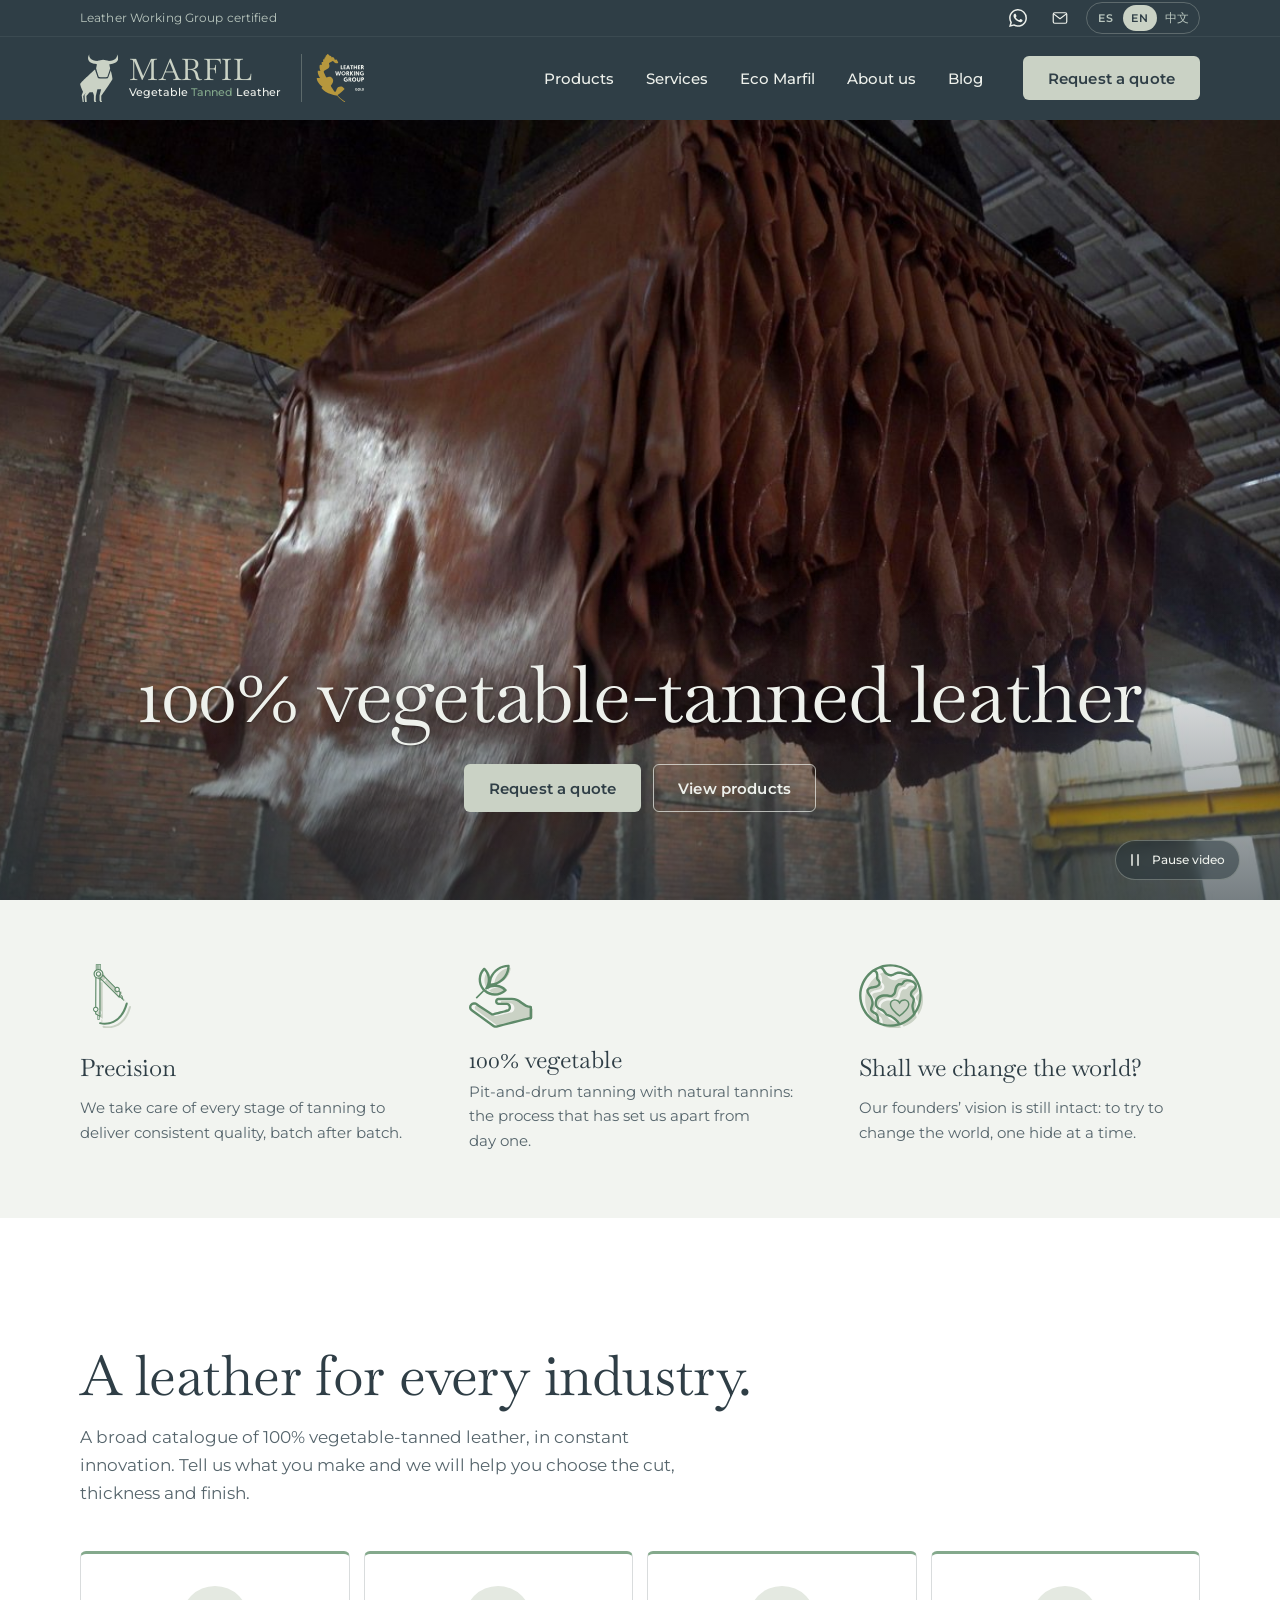
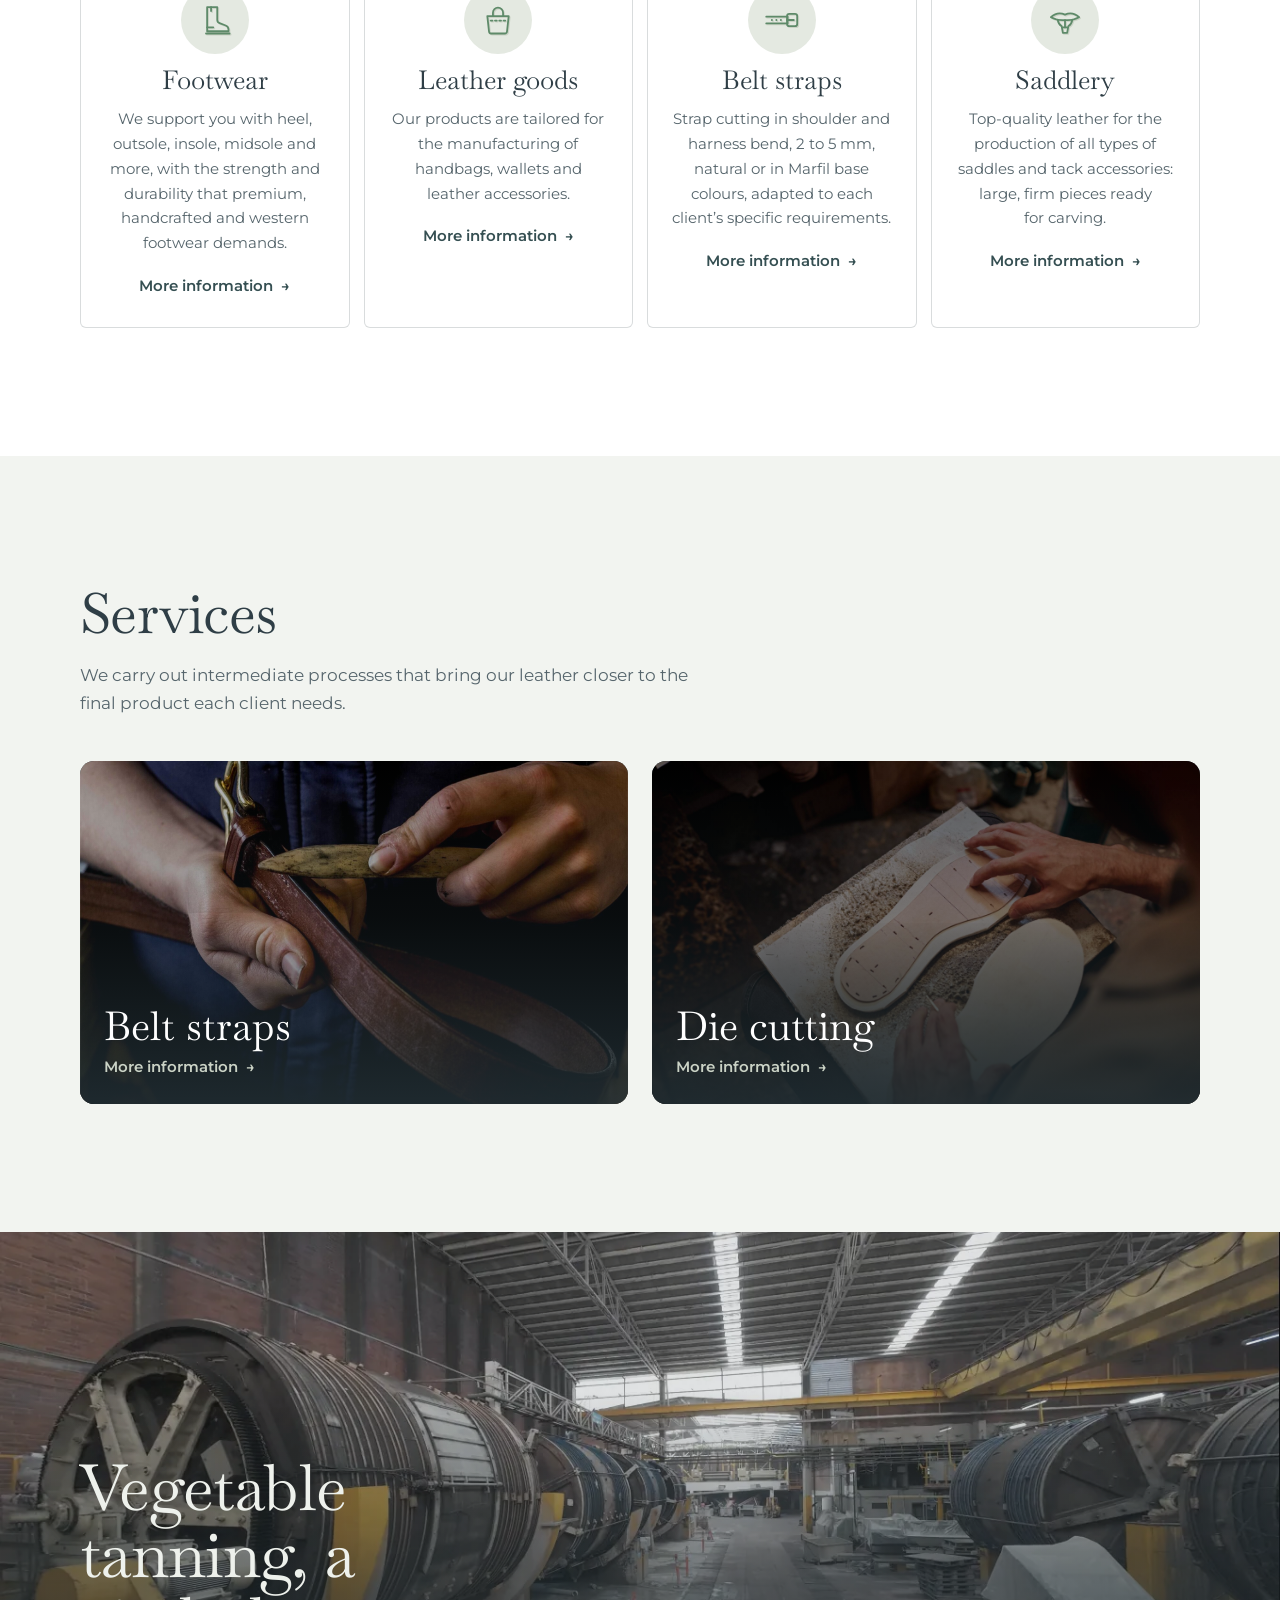
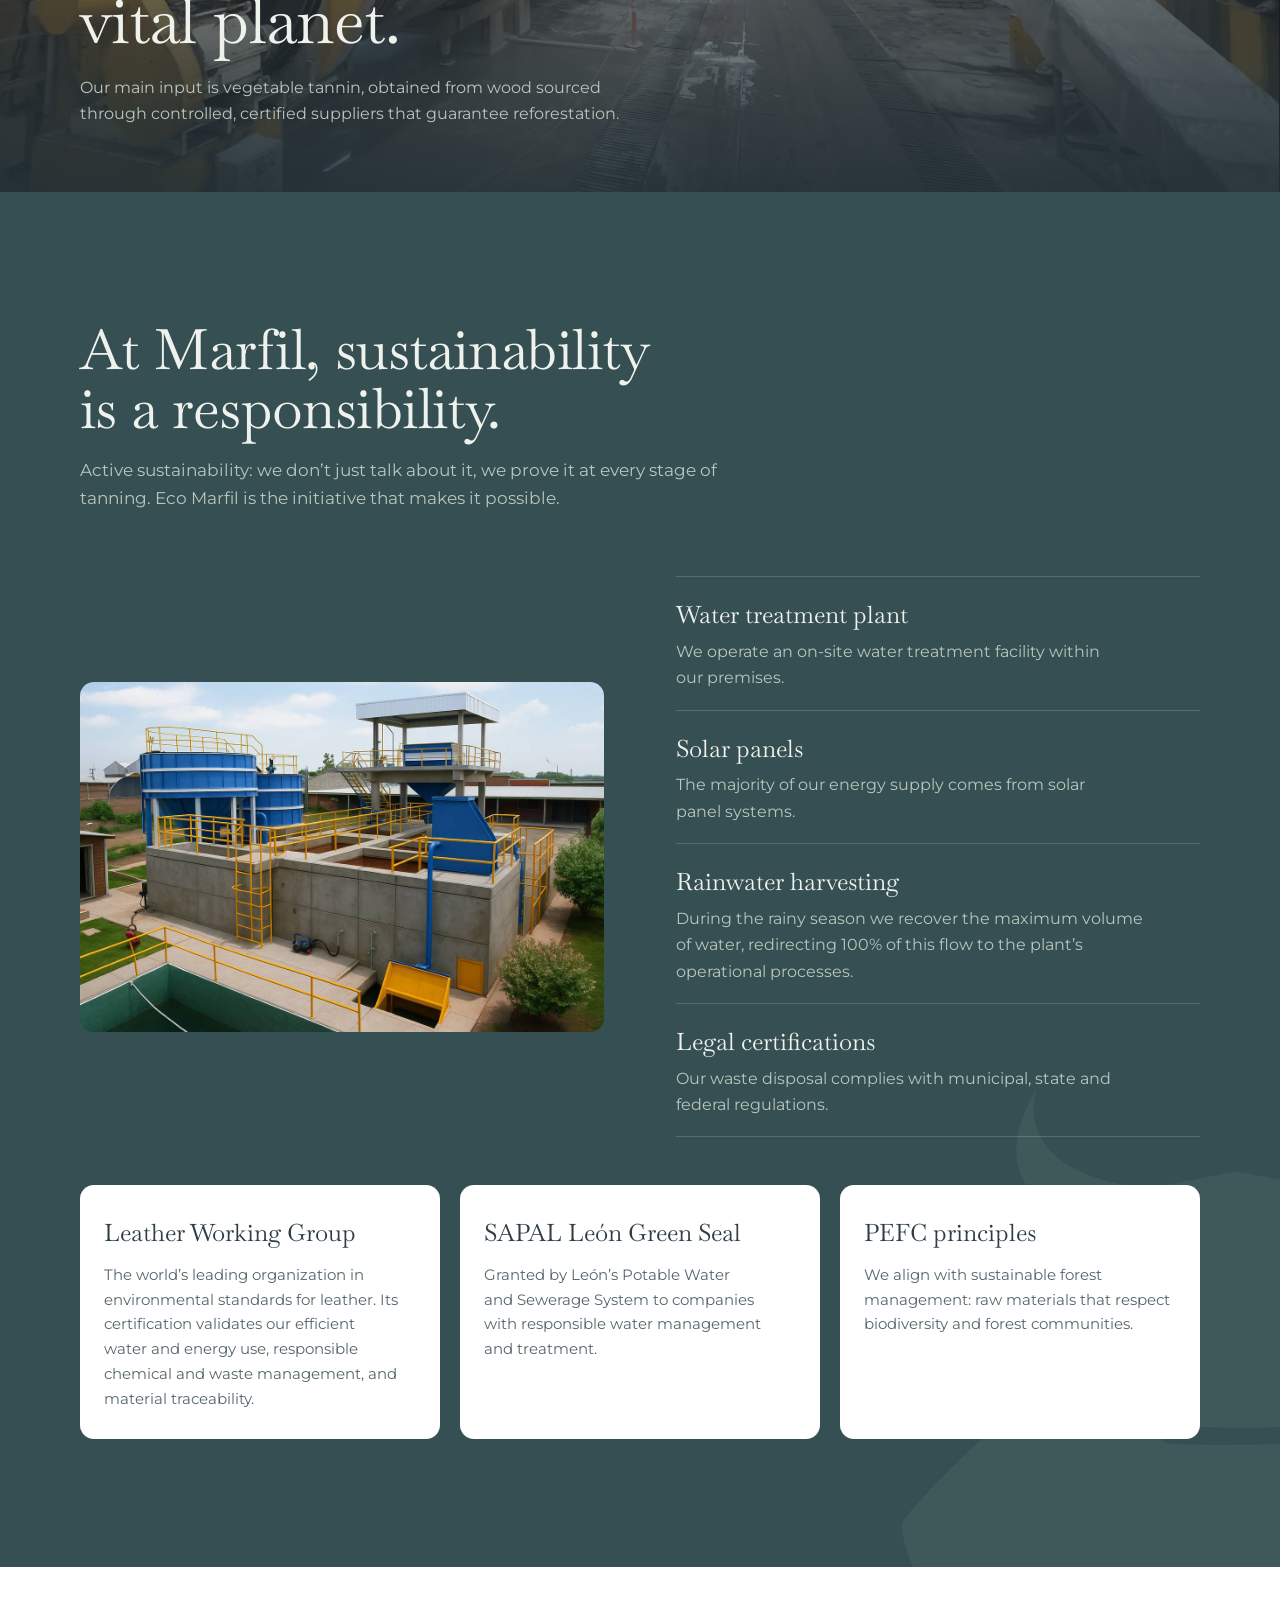
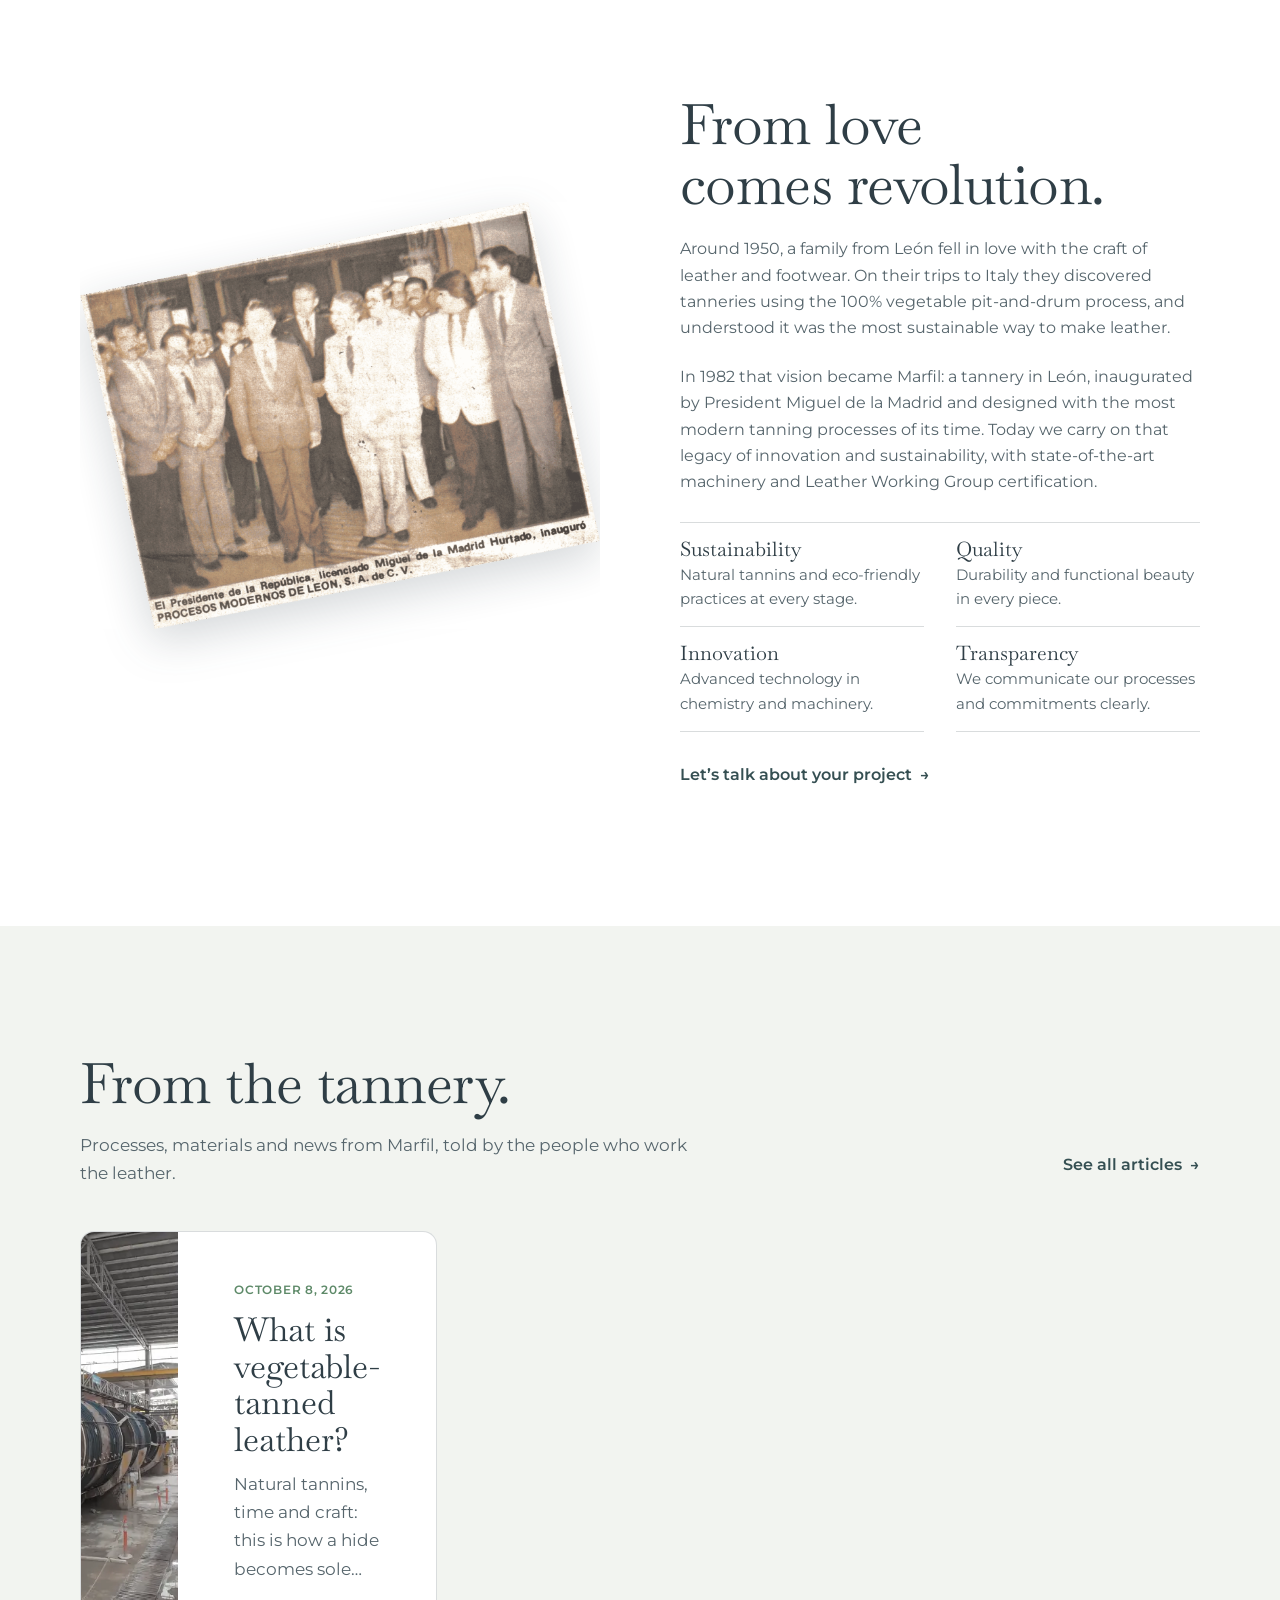
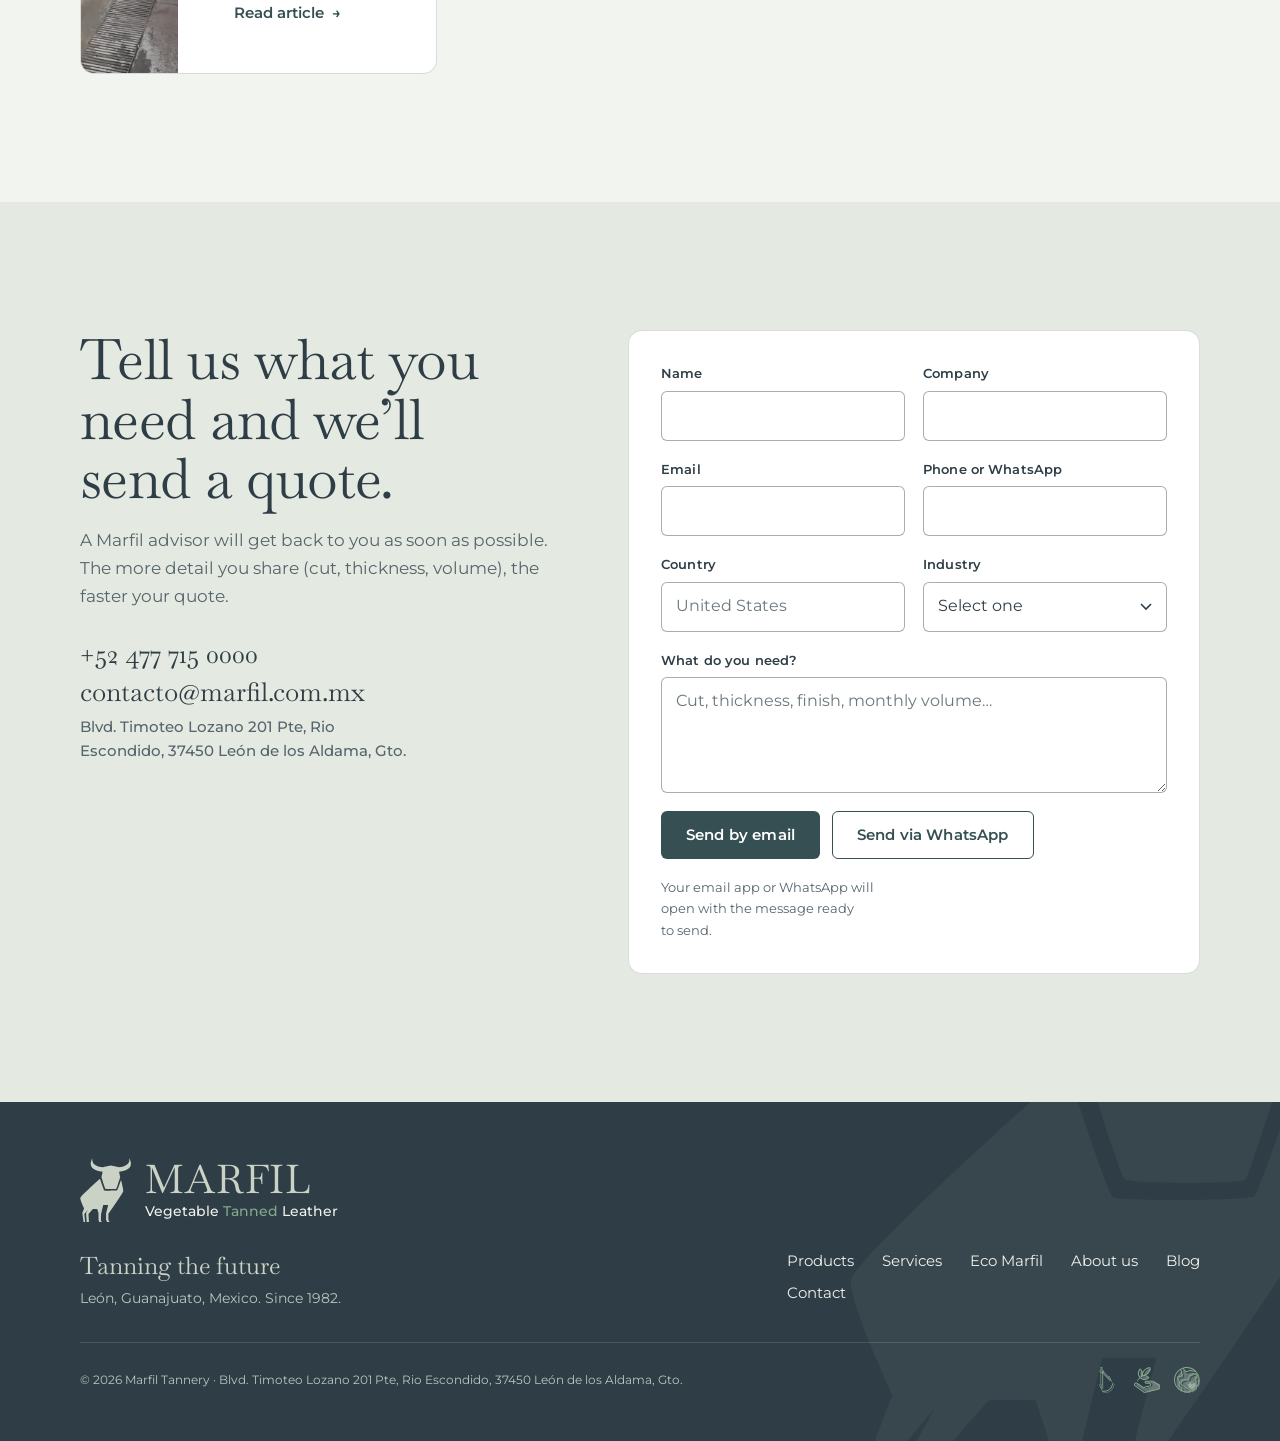
<file: marfil/index.html>
<!doctype html>
<html lang="es">
<head>
<meta charset="utf-8">
<meta name="viewport" content="width=device-width, initial-scale=1, viewport-fit=cover">
<title data-i18n="meta.title">Marfil Tannery | Piel curtida 100% vegetal en León, Guanajuato</title>
<meta name="description" data-i18n-attr="content:meta.desc" content="Tenería en León, Guanajuato desde 1982. Piel 100% curtida al vegetal, certificada Leather Working Group: suela, sillero, crupón y tiras para cinturón. Solicita tu cotización.">
<meta name="theme-color" content="#2F3E46">
<link rel="icon" href="img/toro.svg" type="image/svg+xml">
<link rel="alternate" hreflang="es" href="?lang=es">
<link rel="alternate" hreflang="en" href="?lang=en">
<link rel="alternate" hreflang="zh-Hans" href="?lang=zh">
<link rel="preconnect" href="https://fonts.googleapis.com">
<link rel="preconnect" href="https://fonts.gstatic.com" crossorigin>
<link href="https://fonts.googleapis.com/css2?family=Baskervville:ital,wght@0,400..700;1,400..700&family=Montserrat:wght@300..700&display=swap" rel="stylesheet">
<link rel="stylesheet" href="styles.css">
</head>
<body>
<svg class="sprite" aria-hidden="true" focusable="false" xmlns="http://www.w3.org/2000/svg">
<symbol id="toro" viewBox="109.16 348.43 74.02 93.44"><path d="M 109.165 385.1094 C 109.329 387.7034 131.958 407.9844 138.051 413.4054 C 138.454 412.0704 143.43 396.8104 144.16 396.2994 C 144.926 395.7654 162.538 395.8164 163.073 396.4204 C 163.608 397.0244 168.695 411.5744 168.695 411.5744 C 168.695 411.5744 172.392 397.6074 171.953 394.9234 C 171.514 392.2404 150.217 361.8704 150.217 361.8704 L 150.217 352.9634 L 152.036 350.1314 L 148.308 350.1314 L 146.877 352.9634 L 146.877 362.9494 L 149.953 374.8584 L 142.708 374.8584 L 139.598 361.8704 L 139.275 352.9634 L 140.471 350.1314 L 136.931 350.1314 L 135.845 352.9634 L 135.845 363.1004 L 133.842 369.1824 L 127.552 369.1824 L 121.184 361.8704 L 121.885 350.1314 L 118.602 350.1314 L 117.617 363.1004 L 120.398 368.1594 L 115.111 361.8704 L 116.311 350.1314 L 114.02 350.1314 L 112.111 363.1004 L 114.708 369.8814 C 114.708 369.8814 108.978 382.1514 109.165 385.1094" transform="matrix(1 0 0 -1 0 792)"/><path d="M 127.2363 443.5674 C 127.2363 443.5674 122.4913 432.0644 143.0853 429.9724 L 143.1693 430.3964 L 153.8063 432.4384 L 164.4433 430.3964 L 164.5283 429.9724 C 185.1223 432.0644 180.3773 443.5674 180.3773 443.5674 C 190.2993 427.0884 171.0853 424.0634 165.8263 423.5504 L 167.2553 416.4844 L 167.4763 415.3864 C 167.4763 415.3864 162.3623 399.2464 161.8273 398.6424 C 161.2923 398.0384 146.5513 398.1074 145.7863 398.6424 C 145.0543 399.1524 140.5683 413.9554 140.1663 415.2904 C 140.1463 415.3534 140.1353 415.3864 140.1353 415.3864 L 141.7873 423.5504 C 136.5273 424.0634 117.3143 427.0884 127.2363 443.5674" transform="matrix(1 0 0 -1 0 792)"/></symbol>
<symbol id="ico-precision" viewBox="308.2 301.2 23.3 39.3"><path d="M 313.9 454.9 L 313.4 454.9 L 313.4 456.8 L 313.9 456.6 Z" transform="matrix(1 0 0 -1 0 792)" style="fill:var(--ico-2,#bdd1c2)"/><path d="M 314.2 457.4 L 314.2 457.2 L 312.2 458.3 L 312.2 459.1 C 313.0 459.3 313.6 460.0 313.6 460.8 C 313.6 461.6 313.0 462.3 312.2 462.5 L 312.3 479.8 C 312.6 479.7 313.1 479.5 313.5 479.6 C 313.7 479.6 313.9 479.6 314.1 479.6 Z" transform="matrix(1 0 0 -1 0 792)" style="fill:var(--ico-2,#bdd1c2)"/><path d="M 326.9 469.6 L 327.8 468.7 L 328.2 467.6 L 326.8 469.0 Z" transform="matrix(1 0 0 -1 0 792)" style="fill:var(--ico-2,#bdd1c2)"/><path d="M 325.0 474.0 C 325.6 474.0 326.0 473.6 326.0 473.0 C 326.0 472.4 325.6 472.0 325.0 472.0 C 324.4 472.0 324.0 472.4 324.0 473.0 C 324.0 473.5 324.4 474.0 325.0 474.0" transform="matrix(1 0 0 -1 0 792)" style="fill:var(--ico-2,#bdd1c2)"/><path d="M 323.6 474.0 C 323.4 473.7 323.3 473.4 323.3 473.0 C 323.3 472.0 324.1 471.3 325.0 471.3 C 325.4 471.3 325.7 471.4 326.0 471.6 L 326.6 471.0 L 326.1 469.0 L 315.0 480.0 C 315.5 480.3 316.0 480.7 316.2 481.3 Z" transform="matrix(1 0 0 -1 0 792)" style="fill:var(--ico-2,#bdd1c2)"/><path d="M 311.2 482.5 C 311.2 483.8 312.2 484.9 313.5 484.9 C 314.8 484.9 315.8 483.8 315.8 482.6 C 315.8 481.3 314.8 480.2 313.5 480.2 C 312.2 480.2 311.2 481.3 311.2 482.5" transform="matrix(1 0 0 -1 0 792)" style="fill:var(--ico-2,#bdd1c2)"/><path d="M 311.9 461.8 C 312.4 461.8 312.9 461.4 312.9 460.8 C 312.9 460.2 312.5 459.8 311.9 459.8 C 311.3 459.8 310.9 460.2 310.9 460.8 C 310.9 461.4 311.3 461.8 311.9 461.8" transform="matrix(1 0 0 -1 0 792)" style="fill:var(--ico-2,#bdd1c2)"/><path d="M 313.6 483.6 C 314.1 483.6 314.5 483.1 314.5 482.6 C 314.5 482.0 314.1 481.6 313.6 481.6 C 313.0 481.6 312.6 482.0 312.6 482.6 C 312.6 483.1 313.0 483.6 313.6 483.6 M 313.6 480.9 C 314.5 480.9 315.2 481.7 315.2 482.6 C 315.2 483.5 314.5 484.3 313.6 484.3 C 312.6 484.3 311.9 483.5 311.9 482.6 C 311.9 481.7 312.6 480.9 313.6 480.9" transform="matrix(1 0 0 -1 0 792)" style="fill:var(--ico-2,#bdd1c2)"/><path d="M 320.8 453.1 C 318.7 452.5 316.5 452.4 314.8 452.9 C 314.6 453.0 314.3 452.9 314.2 452.8 C 314.0 452.6 314.0 452.4 314.0 452.2 C 314.1 452.0 314.2 451.8 314.4 451.7 C 315.4 451.5 316.4 451.3 317.5 451.3 C 321.3 451.4 325.2 453.2 327.7 456.3 C 329.3 458.4 330.6 461.0 331.5 464.3 C 331.6 464.6 331.4 464.9 331.1 465.0 C 330.8 465.1 330.4 464.9 330.3 464.6 C 329.1 460.2 326.5 454.7 320.8 453.1" transform="matrix(1 0 0 -1 0 792)" style="fill:var(--ico-2,#bdd1c2)"/><path d="M 309.9 464.0 C 310.4 464.0 310.9 463.5 310.9 463.0 C 310.9 462.4 310.4 461.9 309.9 461.9 C 309.3 461.9 308.8 462.4 308.8 463.0 C 308.8 463.5 309.3 464.0 309.9 464.0 M 309.2 484.7 C 309.2 486.0 310.3 487.0 311.6 487.0 C 312.8 487.0 313.9 486.0 313.9 484.7 C 313.9 483.4 312.8 482.4 311.6 482.4 C 310.3 482.4 309.2 483.4 309.2 484.7 M 310.4 490.2 L 310.9 490.2 L 310.9 487.6 C 310.8 487.6 310.8 487.6 310.7 487.6 L 310.4 487.6 Z M 311.3 490.2 L 311.6 490.2 L 311.6 487.7 C 311.6 487.7 311.6 487.7 311.6 487.7 C 311.5 487.7 311.4 487.7 311.3 487.7 Z M 312.1 490.2 L 312.7 490.2 L 312.7 487.6 L 312.4 487.6 C 312.3 487.6 312.2 487.6 312.1 487.7 Z M 321.6 476.1 C 321.4 475.8 321.3 475.5 321.3 475.1 C 321.3 474.2 322.1 473.4 323.0 473.4 C 323.4 473.4 323.7 473.5 324.0 473.7 L 324.6 473.1 L 324.0 471.1 L 313.0 482.1 C 313.6 482.4 314.0 482.9 314.3 483.4 Z M 323.0 476.1 C 323.6 476.1 324.0 475.7 324.0 475.1 C 324.0 474.5 323.6 474.1 323.0 474.1 C 322.4 474.1 322.0 474.5 322.0 475.1 C 322.0 475.7 322.4 476.1 323.0 476.1 M 324.9 471.7 L 325.8 470.8 L 326.2 469.7 L 324.8 471.1 Z M 312.1 459.5 L 312.1 459.4 L 310.2 460.4 L 310.2 461.3 C 311.0 461.4 311.6 462.1 311.6 463.0 C 311.6 463.8 311.0 464.4 310.2 464.6 L 310.3 482.0 C 310.7 481.8 311.1 481.7 311.6 481.7 C 311.7 481.7 311.9 481.7 312.1 481.7 Z M 311.9 457.0 L 311.4 457.0 L 311.4 459.0 L 311.9 458.7 Z M 308.2 463.0 C 308.2 462.1 308.7 461.4 309.5 461.3 L 309.5 460.0 L 310.9 459.2 L 310.9 456.5 L 312.3 456.5 L 312.3 458.5 L 312.8 458.2 L 312.8 481.4 L 324.4 469.8 L 324.6 470.6 L 327.3 467.9 L 326.2 471.1 L 325.1 472.1 L 325.4 473.3 L 324.5 474.2 C 324.6 474.5 324.7 474.8 324.7 475.1 C 324.7 476.0 323.9 476.8 323.0 476.8 C 322.7 476.8 322.4 476.7 322.1 476.5 L 314.5 484.2 C 314.5 484.3 314.6 484.5 314.6 484.7 C 314.6 485.8 314.0 486.7 313.1 487.3 L 313.1 490.7 L 309.9 490.7 L 309.9 487.2 C 309.1 486.7 308.5 485.8 308.5 484.7 C 308.5 483.8 309.0 483.0 309.6 482.4 L 309.5 464.6 C 308.7 464.5 308.2 463.8 308.2 463.0" transform="matrix(1 0 0 -1 0 792)" style="fill:var(--ico-1,#73ad8e)"/><path d="M 311.6 485.7 C 312.1 485.7 312.5 485.2 312.5 484.7 C 312.5 484.2 312.1 483.7 311.6 483.7 C 311.0 483.7 310.6 484.2 310.6 484.7 C 310.6 485.2 311.0 485.7 311.6 485.7 M 311.6 483.0 C 312.5 483.0 313.2 483.8 313.2 484.7 C 313.2 485.6 312.5 486.4 311.6 486.4 C 310.6 486.4 309.9 485.6 309.9 484.7 C 309.9 483.8 310.6 483.0 311.6 483.0" transform="matrix(1 0 0 -1 0 792)" style="fill:var(--ico-1,#73ad8e)"/><path d="M 318.8 455.2 C 316.7 454.6 314.5 454.6 312.7 455.1 C 312.5 455.1 312.3 455.1 312.1 454.9 C 312.0 454.8 311.9 454.5 312.0 454.3 C 312.0 454.1 312.2 453.9 312.4 453.9 C 313.4 453.6 314.4 453.5 315.4 453.5 C 319.2 453.5 323.1 455.3 325.6 458.4 C 327.3 460.5 328.6 463.0 329.5 466.3 C 329.6 466.7 329.4 467.0 329.1 467.1 C 328.7 467.2 328.4 467.0 328.3 466.7 C 327.1 462.3 324.4 456.8 318.8 455.2" transform="matrix(1 0 0 -1 0 792)" style="fill:var(--ico-1,#73ad8e)"/></symbol>
<symbol id="ico-sustentabilidad" viewBox="301.0 459.6 37.6 37.0"><path d="M 338.6 301.1 C 337.9 301.0 337.0 300.8 335.9 300.6 C 335.9 300.6 335.8 300.5 335.8 300.5 L 335.6 300.5 C 332.7 299.7 327.0 298.3 319.0 296.3 L 319.0 296.3 C 318.7 296.2 318.4 296.2 318.0 296.3 L 305.4 305.5 C 305.3 305.5 305.3 305.5 305.3 305.5 C 305.1 305.6 305.0 305.7 304.9 305.8 C 304.9 305.8 304.9 305.8 304.9 305.8 C 304.6 306.1 304.4 306.5 304.4 306.9 C 304.4 307.7 305.0 308.4 305.8 308.4 C 305.9 308.4 305.9 308.4 305.9 308.4 C 306.1 308.5 306.2 308.5 306.4 308.5 C 306.4 308.4 306.5 308.4 306.6 308.4 C 306.6 308.4 306.7 308.4 306.8 308.3 C 306.8 308.3 306.9 308.3 306.9 308.3 C 306.9 308.2 306.9 308.2 306.9 308.2 L 308.3 307.3 C 308.3 307.2 308.3 307.2 308.3 307.2 L 316.1 302.2 C 316.1 302.2 316.2 302.1 316.3 302.1 C 316.5 302.1 316.9 302.0 317.2 302.1 C 317.3 302.1 317.3 302.1 317.3 302.1 C 317.7 302.2 319.4 302.6 322.3 303.4 L 322.4 303.4 C 323.0 303.6 323.6 303.7 324.2 303.9 C 325.2 304.1 326.0 304.3 326.1 304.4 C 326.2 304.4 326.2 304.4 326.3 304.4 C 327.2 304.9 327.7 305.9 327.7 306.9 C 327.7 308.2 326.7 309.4 325.4 309.6 C 325.4 309.6 325.3 309.6 325.3 309.6 L 320.4 309.6 C 320.0 309.6 319.7 309.9 319.7 310.3 C 319.7 310.7 320.0 311.0 320.4 311.0 L 325.6 311.0 C 326.3 311.0 327.1 311.0 328.2 311.0 C 330.2 311.0 331.7 310.2 332.9 309.4 C 333.2 309.1 333.5 308.9 333.8 308.7 C 335.2 307.7 336.7 306.6 338.6 306.4 L 338.6 301.8 L 338.6 301.1 C 338.6 301.1 338.6 301.1 338.6 301.1" transform="matrix(1 0 0 -1 0 792)" style="fill:var(--ico-2,#bdd1c2)"/><path d="M 323.4 317.0 C 320.4 314.4 315.8 314.4 312.8 317.1 C 312.7 317.2 312.7 317.2 312.7 317.2 C 312.6 317.2 312.6 317.3 312.6 317.3 C 312.6 317.3 312.5 317.3 312.5 317.4 C 312.5 317.4 312.4 317.4 312.4 317.5 C 312.3 317.5 312.3 317.6 312.2 317.7 L 312.1 317.8 C 309.4 320.9 309.4 325.4 312.0 328.5 C 314.5 325.7 314.7 321.5 312.6 318.4 C 312.4 318.1 312.4 317.8 312.7 317.5 C 312.9 317.3 313.3 317.3 313.6 317.5 C 316.6 319.6 320.7 319.3 323.4 317.0" transform="matrix(1 0 0 -1 0 792)" style="fill:var(--ico-2,#bdd1c2)"/><path d="M 315.8 320.9 C 315.8 321.2 315.9 321.6 316.0 322.1 C 316.8 326.7 320.8 330.2 325.5 330.5 C 325.1 325.3 321.0 321.2 315.8 320.9" transform="matrix(1 0 0 -1 0 792)" style="fill:var(--ico-2,#bdd1c2)"/><path d="M 336.6 301.5 C 335.9 301.4 335.0 301.2 333.9 300.9 C 333.9 300.9 333.8 300.9 333.8 300.9 L 333.6 300.8 C 330.7 300.1 325.0 298.7 317.0 296.6 L 317.0 296.6 C 316.7 296.6 316.4 296.6 316.0 296.7 L 303.4 305.8 C 303.3 305.9 303.3 305.9 303.3 305.9 C 303.1 306.0 303.0 306.1 302.9 306.2 C 302.9 306.2 302.9 306.2 302.9 306.2 C 302.6 306.5 302.4 306.9 302.4 307.3 C 302.4 308.1 303.0 308.7 303.8 308.8 C 303.9 308.8 303.9 308.8 303.9 308.8 C 304.1 308.8 304.2 308.8 304.4 308.8 C 304.4 308.8 304.5 308.8 304.6 308.8 C 304.6 308.8 304.7 308.7 304.8 308.7 C 304.8 308.7 304.9 308.6 304.9 308.6 C 304.9 308.6 304.9 308.6 304.9 308.6 L 306.3 307.6 C 306.3 307.6 306.3 307.6 306.3 307.6 L 314.1 302.6 C 314.1 302.5 314.2 302.5 314.3 302.5 C 314.5 302.4 314.9 302.4 315.2 302.4 C 315.3 302.4 315.3 302.4 315.3 302.4 C 315.7 302.5 317.4 302.9 320.3 303.7 L 320.4 303.8 C 321.0 303.9 321.6 304.1 322.2 304.2 C 323.2 304.5 324.0 304.7 324.1 304.7 C 324.2 304.8 324.2 304.8 324.3 304.8 C 325.2 305.3 325.7 306.2 325.7 307.2 C 325.7 308.6 324.7 309.8 323.4 310.0 C 323.4 310.0 323.3 310.0 323.3 310.0 L 318.4 310.0 C 318.0 310.0 317.7 310.3 317.7 310.7 C 317.7 311.1 318.0 311.4 318.4 311.4 L 323.6 311.4 C 324.3 311.4 325.1 311.4 326.2 311.4 C 328.2 311.4 329.7 310.6 330.9 309.7 C 331.2 309.5 331.5 309.3 331.8 309.0 C 333.2 308.0 334.7 307.0 336.6 306.8 L 336.6 302.2 L 336.6 301.5 C 336.6 301.5 336.6 301.5 336.6 301.5 M 337.9 307.8 C 337.8 308.0 337.6 308.1 337.3 308.1 C 335.4 308.1 334.2 309.1 332.7 310.2 C 332.4 310.4 332.0 310.6 331.7 310.9 C 330.3 311.8 328.6 312.8 326.2 312.8 C 325.1 312.8 324.3 312.8 323.6 312.8 L 318.4 312.8 C 317.2 312.8 316.3 311.8 316.3 310.7 C 316.3 309.5 317.2 308.6 318.4 308.6 L 323.2 308.6 C 323.9 308.5 324.3 307.9 324.3 307.2 C 324.3 306.8 324.1 306.3 323.7 306.1 C 323.4 306.0 322.7 305.8 321.9 305.6 C 321.3 305.4 320.6 305.3 320.0 305.1 L 319.9 305.1 C 316.5 304.2 315.4 303.9 315.1 303.8 C 314.9 303.8 314.8 303.8 314.7 303.8 L 307.1 308.7 L 305.7 309.8 C 305.7 309.8 305.6 309.8 305.6 309.8 C 305.5 309.8 305.5 309.9 305.4 309.9 C 305.3 310.0 305.1 310.1 305.0 310.1 C 304.8 310.1 304.7 310.2 304.6 310.2 C 304.2 310.2 304.0 310.2 303.7 310.2 C 302.2 310.0 301.0 308.8 301.0 307.3 C 301.0 306.5 301.3 305.8 301.9 305.2 C 301.9 305.2 301.9 305.2 301.9 305.2 C 302.1 305.0 302.4 304.8 302.6 304.7 L 315.2 295.6 C 315.3 295.5 315.3 295.5 315.4 295.5 L 315.5 295.4 C 315.5 295.4 315.5 295.4 315.5 295.4 C 315.9 295.3 316.3 295.2 316.6 295.2 C 316.8 295.2 317.1 295.2 317.3 295.3 C 317.3 295.3 317.3 295.3 317.3 295.3 L 317.4 295.3 C 325.4 297.3 331.1 298.8 333.9 299.5 C 334.0 299.5 334.0 299.5 334.0 299.5 L 334.3 299.6 C 335.7 299.9 336.7 300.1 337.3 300.1 C 337.7 300.1 338.0 300.4 338.0 300.8 L 338.0 301.3 C 338.0 301.3 338.0 301.4 338.0 301.4 L 338.0 307.3 C 338.1 307.5 338.0 307.7 337.9 307.8" transform="matrix(1 0 0 -1 0 792)" style="fill:var(--ico-1,#73ad8e)"/><path d="M 313.8 321.2 C 313.8 321.6 313.9 322.0 314.0 322.4 C 314.8 327.1 318.8 330.6 323.5 330.9 C 323.1 325.7 319.0 321.6 313.8 321.2 M 321.4 317.3 C 318.4 314.8 313.8 314.8 310.8 317.5 C 310.7 317.5 310.7 317.6 310.7 317.6 C 310.6 317.6 310.6 317.6 310.6 317.6 C 310.6 317.7 310.5 317.7 310.5 317.7 C 310.5 317.8 310.4 317.8 310.4 317.8 C 310.3 317.9 310.3 318.0 310.2 318.0 L 310.1 318.2 C 307.4 321.2 307.4 325.8 310.0 328.9 C 312.5 326.1 312.7 321.9 310.6 318.8 C 310.4 318.5 310.4 318.1 310.7 317.9 C 310.9 317.7 311.3 317.6 311.6 317.8 C 314.6 319.9 318.7 319.7 321.4 317.3 M 324.9 331.6 L 324.9 331.6 C 324.9 332.0 324.6 332.3 324.2 332.3 L 324.2 332.3 C 324.2 332.3 324.2 332.3 324.2 332.3 C 319.3 332.3 315.1 329.3 313.3 325.0 C 313.0 326.9 312.1 328.7 310.6 330.2 C 310.6 330.2 310.5 330.3 310.5 330.3 C 310.5 330.3 310.4 330.3 310.4 330.4 C 310.2 330.6 309.7 330.6 309.5 330.4 C 309.5 330.4 309.4 330.3 309.4 330.3 C 305.9 326.8 305.7 321.0 309.1 317.2 L 309.1 317.2 L 304.9 313.0 L 305.6 312.3 L 309.8 316.5 L 309.8 316.5 C 311.7 314.8 313.9 314.0 316.2 314.0 C 318.6 314.0 321.1 315.0 322.9 316.8 C 322.9 316.8 323.0 316.9 323.0 316.9 C 323.2 317.1 323.2 317.5 323.0 317.8 C 323.0 317.8 322.9 317.8 322.9 317.9 C 321.4 319.4 319.4 320.3 317.3 320.6 C 321.8 322.2 324.9 326.5 324.9 331.6" transform="matrix(1 0 0 -1 0 792)" style="fill:var(--ico-1,#73ad8e)"/></symbol>
<symbol id="ico-mundo" viewBox="302.4 617.0 34.8 34.9"><path d="M 314.1 141.8 C 314.0 141.8 314.0 141.8 314.0 141.8 C 308.9 144.6 305.7 149.9 305.7 155.7 C 305.7 160.5 307.8 164.9 311.4 167.9 C 311.7 168.1 311.9 168.3 312.2 168.5 C 313.1 168.5 313.4 168.4 313.6 167.0 C 313.7 166.7 313.7 166.4 313.6 166.0 C 313.6 165.5 313.5 165.0 313.7 164.5 C 313.8 164.1 314.1 163.9 314.4 163.6 C 314.7 163.3 314.9 163.0 314.9 162.7 C 315.0 161.4 313.6 161.1 311.8 160.8 C 311.7 160.7 311.5 160.7 311.3 160.7 C 310.9 160.6 310.4 160.5 310.1 160.3 C 309.2 160.0 308.7 159.5 308.4 158.8 C 308.1 157.6 308.9 156.4 309.6 155.5 C 310.7 154.2 311.3 152.3 311.0 150.9 C 310.9 150.5 310.8 150.2 310.7 149.9 C 310.3 148.8 309.9 147.5 311.2 146.5 C 311.7 146.1 312.1 145.9 312.4 145.7 C 312.6 145.6 312.8 145.5 313.0 145.4 C 313.4 145.1 313.7 144.8 313.9 144.1 C 314.1 143.3 314.1 142.5 314.1 141.8" transform="matrix(1 0 0 -1 0 792)" style="fill:var(--ico-2,#bdd1c2)"/><path d="M 333.5 145.4 C 331.8 143.3 329.5 141.8 327.0 140.9 C 326.9 140.8 326.8 140.8 326.8 140.8 C 325.5 142.5 323.3 144.7 320.9 145.3 C 319.9 145.6 319.6 146.0 319.1 146.6 C 319.0 146.8 318.8 147.0 318.6 147.3 C 317.9 148.1 317.2 148.4 316.4 148.8 C 316.2 148.8 316.0 148.9 315.8 149.0 C 314.5 149.6 314.0 150.7 314.2 152.1 C 314.6 154.3 316.8 155.1 318.6 155.1 C 318.7 155.1 318.8 155.1 318.9 155.1 C 319.4 155.0 319.9 155.0 320.3 154.9 C 321.4 154.7 322.4 154.5 323.6 155.7 C 324.5 156.5 324.7 157.4 324.8 158.3 C 324.9 158.8 325.0 159.2 325.2 159.7 C 325.4 160.2 325.7 160.7 326.1 161.0 C 326.4 161.2 326.7 161.2 327.0 161.2 C 327.2 161.1 327.4 161.1 327.7 161.2 C 328.3 161.4 328.6 161.8 328.9 162.2 C 329.3 162.7 329.7 163.2 330.6 163.3 C 331.7 163.3 333.9 162.7 334.5 161.6 C 334.8 161.1 334.7 160.6 334.4 160.0 C 334.1 159.6 333.7 159.3 333.4 159.0 L 333.4 159.0 C 332.9 158.5 332.3 158.0 332.1 156.8 C 331.9 155.7 332.4 155.2 332.8 154.8 C 333.1 154.5 333.3 154.2 333.5 153.8 C 333.7 153.1 333.5 152.4 333.2 151.7 C 333.0 151.0 332.8 150.3 332.9 149.6 C 332.9 149.4 333.0 149.2 333.0 148.9 C 333.0 148.5 333.5 146.9 333.8 145.8 C 333.7 145.6 333.6 145.5 333.5 145.4" transform="matrix(1 0 0 -1 0 792)" style="fill:var(--ico-2,#bdd1c2)"/><path d="M 334.7 147.2 C 334.5 148.1 334.3 148.9 334.3 149.0 C 334.2 149.3 334.2 149.6 334.2 149.8 C 334.1 150.2 334.3 150.8 334.4 151.3 C 334.7 152.2 335.1 153.1 334.7 154.2 C 334.4 154.9 334.0 155.3 333.7 155.6 C 333.4 156.0 333.3 156.1 333.4 156.6 C 333.5 157.3 333.7 157.6 334.3 158.1 L 334.3 158.1 C 334.4 158.1 334.4 158.2 334.5 158.3 C 334.6 158.4 334.7 158.5 334.8 158.6 C 334.9 158.7 335.0 158.8 335.1 158.9 C 335.2 159.0 335.3 159.2 335.4 159.3 C 336.3 160.6 335.9 161.6 335.6 162.2 C 335.3 162.7 334.9 163.1 334.3 163.5 C 333.1 164.3 331.5 164.7 330.5 164.6 C 328.9 164.5 328.2 163.6 327.8 163.0 C 327.6 162.7 327.4 162.5 327.2 162.4 C 327.2 162.4 327.1 162.5 327.1 162.5 C 326.7 162.5 326.0 162.6 325.3 162.1 C 324.7 161.6 324.2 160.9 324.0 160.3 C 323.7 159.6 323.6 159.0 323.5 158.5 C 323.4 157.7 323.3 157.2 322.7 156.7 C 321.9 155.9 321.5 156.0 320.4 156.2 C 320.0 156.3 319.5 156.4 318.9 156.4 C 316.5 156.5 313.5 155.5 312.9 152.4 C 312.6 150.7 313.2 149.2 314.6 148.2 C 314.8 148.1 315.0 148.0 315.2 147.9 C 315.5 147.8 315.7 147.7 315.9 147.6 C 316.3 147.4 316.7 147.2 317.0 147.0 C 317.2 146.9 317.4 146.7 317.6 146.5 C 317.8 146.3 317.9 146.1 318.1 145.9 C 318.4 145.4 318.7 145.0 319.3 144.7 C 319.6 144.5 320.0 144.3 320.6 144.1 C 321.2 143.9 321.8 143.6 322.4 143.3 C 323.6 142.5 324.6 141.5 325.4 140.4 C 324.1 140.1 322.8 139.9 321.5 139.9 C 319.3 139.9 317.2 140.4 315.3 141.2 C 315.3 141.3 315.3 141.5 315.3 141.6 C 315.3 141.6 315.3 141.6 315.3 141.6 C 315.3 141.8 315.3 141.9 315.4 142.0 C 315.4 142.1 315.4 142.1 315.4 142.2 C 315.4 142.3 315.4 142.4 315.4 142.5 C 315.4 142.5 315.4 142.6 315.4 142.6 C 315.4 142.7 315.3 142.8 315.3 142.9 C 315.3 143.0 315.3 143.0 315.3 143.1 C 315.3 143.2 315.3 143.3 315.3 143.4 C 315.3 143.4 315.3 143.5 315.3 143.5 C 315.3 143.6 315.2 143.7 315.2 143.8 C 315.2 143.9 315.2 143.9 315.2 144.0 C 315.2 144.1 315.1 144.3 315.1 144.4 C 314.7 146.0 313.8 146.4 313.0 146.8 C 312.7 147.0 312.4 147.2 312.0 147.4 C 311.5 147.9 311.5 148.3 311.9 149.4 C 312.0 149.8 312.2 150.2 312.3 150.6 C 312.6 152.4 311.9 154.7 310.6 156.3 C 309.9 157.2 309.5 158.0 309.7 158.4 C 309.7 158.5 309.7 158.5 309.7 158.5 C 309.8 158.6 309.8 158.7 309.9 158.8 C 310.1 158.9 310.2 159.0 310.4 159.1 C 310.4 159.1 310.5 159.1 310.6 159.2 C 310.9 159.3 311.5 159.4 312.0 159.5 C 313.7 159.8 316.3 160.3 316.2 162.8 C 316.1 163.6 315.6 164.1 315.3 164.5 C 315.1 164.7 315.0 164.8 314.9 164.9 C 314.8 165.2 314.9 165.5 314.9 165.9 C 314.9 166.3 315.0 166.8 314.9 167.2 C 314.9 167.4 314.8 167.5 314.8 167.7 C 314.8 167.7 314.8 167.7 314.8 167.8 C 314.8 167.9 314.7 167.9 314.7 168.0 C 314.7 168.1 314.7 168.1 314.7 168.1 C 314.6 168.2 314.6 168.3 314.6 168.3 C 314.6 168.4 314.6 168.4 314.6 168.4 C 314.5 168.5 314.5 168.6 314.5 168.6 C 314.5 168.7 314.4 168.7 314.4 168.7 C 314.4 168.8 314.3 168.9 314.3 168.9 C 314.3 168.9 314.3 169.0 314.3 169.0 C 314.2 169.0 314.2 169.1 314.1 169.1 C 314.1 169.1 314.1 169.2 314.1 169.2 C 314.0 169.2 314.0 169.3 313.9 169.3 C 313.9 169.3 313.9 169.3 313.9 169.3 C 313.8 169.4 313.8 169.4 313.7 169.4 C 313.7 169.4 313.7 169.4 313.7 169.5 C 314.4 169.9 315.2 170.2 315.9 170.5 C 316.0 170.5 316.0 170.5 316.0 170.5 C 316.6 170.3 317.0 169.7 317.4 169.0 C 317.8 168.3 318.3 167.5 319.2 166.9 C 320.0 166.4 320.7 166.1 321.5 166.1 C 322.4 166.1 323.1 166.4 323.8 166.8 L 323.6 167.3 L 323.9 166.8 C 324.2 166.9 324.6 167.1 325.0 167.2 C 326.6 167.7 327.9 167.3 329.6 166.8 C 330.1 166.7 330.5 166.6 330.9 166.4 C 331.0 166.4 331.1 166.4 331.2 166.4 C 331.2 166.4 331.2 166.4 331.3 166.4 C 331.3 166.4 331.4 166.4 331.4 166.4 C 331.5 166.4 331.5 166.4 331.5 166.4 C 331.6 166.3 331.7 166.3 331.7 166.3 C 331.8 166.3 331.8 166.3 331.8 166.3 C 331.9 166.4 331.9 166.4 332.0 166.4 C 332.0 166.4 332.1 166.4 332.1 166.4 C 332.2 166.4 332.2 166.4 332.3 166.4 C 332.3 166.4 332.4 166.4 332.4 166.4 C 332.5 166.4 332.5 166.4 332.6 166.4 C 332.6 166.4 332.7 166.4 332.7 166.4 C 332.8 166.4 332.8 166.5 332.9 166.5 C 332.9 166.5 333.0 166.5 333.0 166.5 C 333.0 166.5 333.0 166.5 333.0 166.5 C 335.8 163.6 337.3 159.7 337.3 155.7 C 337.3 152.6 336.4 149.7 334.7 147.2" transform="matrix(1 0 0 -1 0 792)" style="fill:var(--ico-2,#bdd1c2)"/><path d="M 329.9 153.6 C 328.6 153.9 327.3 153.4 326.5 152.5 C 325.6 153.5 324.3 153.9 323.1 153.6 C 321.8 153.2 321.1 152.2 321.1 150.9 C 321.1 147.9 326.0 144.4 326.2 144.3 L 326.5 144.1 L 326.7 144.3 C 326.9 144.4 331.9 147.9 331.9 150.9 C 331.9 152.2 331.1 153.2 329.9 153.6" transform="matrix(1 0 0 -1 0 792)" style="fill:var(--ico-2,#bdd1c2)"/><path d="M 326.5 145.1 C 325.0 146.2 321.9 148.9 321.9 150.9 C 321.9 151.8 322.4 152.5 323.3 152.8 C 323.5 152.8 323.7 152.8 323.9 152.8 C 324.7 152.8 325.6 152.5 326.1 151.5 L 326.5 150.9 L 326.9 151.5 C 327.5 152.6 328.7 153.0 329.7 152.7 C 330.1 152.6 331.1 152.2 331.1 150.9 C 331.1 148.9 328.0 146.2 326.5 145.1" transform="matrix(1 0 0 -1 0 792)" style="fill:var(--ico-2,#bdd1c2)"/><path d="M 332.7 149.3 C 332.5 150.2 332.3 151.0 332.3 151.2 C 332.2 151.4 332.2 151.7 332.2 151.9 C 332.1 152.3 332.3 152.9 332.4 153.4 C 332.7 154.3 333.1 155.3 332.7 156.3 C 332.4 157.0 332.0 157.4 331.7 157.8 C 331.4 158.1 331.3 158.2 331.4 158.8 C 331.5 159.5 331.7 159.7 332.3 160.2 L 332.3 160.2 C 332.4 160.3 332.4 160.3 332.5 160.4 C 332.6 160.5 332.7 160.6 332.8 160.7 C 332.9 160.8 333.0 160.9 333.1 161.0 C 333.2 161.2 333.3 161.3 333.4 161.4 C 334.3 162.7 333.9 163.8 333.6 164.3 C 333.3 164.8 332.8 165.3 332.3 165.6 C 331.1 166.4 329.5 166.8 328.5 166.7 C 326.9 166.6 326.2 165.7 325.8 165.1 C 325.6 164.8 325.4 164.6 325.2 164.6 C 325.2 164.6 325.1 164.6 325.1 164.6 C 324.7 164.6 324.0 164.7 323.3 164.2 C 322.7 163.7 322.2 163.0 322.0 162.4 C 321.7 161.8 321.6 161.2 321.5 160.6 C 321.4 159.8 321.3 159.3 320.7 158.8 C 319.9 158.0 319.5 158.1 318.4 158.3 C 318.0 158.4 317.5 158.5 316.9 158.5 C 314.5 158.6 311.5 157.7 310.9 154.5 C 310.6 152.8 311.2 151.3 312.6 150.4 C 312.8 150.2 313.0 150.1 313.2 150.0 C 313.5 149.9 313.7 149.8 313.9 149.7 C 314.3 149.5 314.7 149.3 315.0 149.1 C 315.2 149.0 315.4 148.8 315.6 148.6 C 315.8 148.4 315.9 148.2 316.1 148.0 C 316.4 147.6 316.7 147.1 317.3 146.8 C 317.6 146.6 318.0 146.4 318.6 146.2 C 319.2 146.1 319.8 145.8 320.4 145.4 C 321.6 144.6 322.6 143.6 323.4 142.5 C 322.1 142.2 320.8 142.0 319.5 142.0 C 317.3 142.0 315.2 142.5 313.3 143.3 C 313.3 143.5 313.3 143.6 313.3 143.7 C 313.3 143.7 313.3 143.7 313.3 143.7 C 313.3 143.9 313.3 144.0 313.4 144.2 C 313.4 144.2 313.4 144.3 313.4 144.3 C 313.4 144.4 313.4 144.5 313.4 144.6 C 313.4 144.6 313.4 144.7 313.4 144.8 C 313.4 144.8 313.3 144.9 313.3 145.0 C 313.3 145.1 313.3 145.1 313.3 145.2 C 313.3 145.3 313.3 145.4 313.3 145.5 C 313.3 145.5 313.3 145.6 313.3 145.6 C 313.3 145.7 313.2 145.8 313.2 145.9 C 313.2 146.0 313.2 146.0 313.2 146.1 C 313.2 146.2 313.1 146.4 313.1 146.5 C 312.7 148.1 311.8 148.5 311.0 148.9 C 310.7 149.1 310.4 149.3 310.0 149.6 C 309.5 150.0 309.5 150.4 309.9 151.6 C 310.0 151.9 310.2 152.3 310.3 152.7 C 310.6 154.5 309.9 156.9 308.6 158.4 C 307.9 159.3 307.5 160.1 307.7 160.5 C 307.7 160.6 307.7 160.6 307.7 160.6 C 307.8 160.7 307.8 160.8 307.9 160.9 C 308.1 161.0 308.2 161.1 308.4 161.2 C 308.4 161.2 308.5 161.3 308.6 161.3 C 308.9 161.4 309.5 161.5 310.0 161.6 C 311.6 161.9 314.3 162.4 314.2 164.9 C 314.1 165.7 313.6 166.2 313.3 166.6 C 313.1 166.8 313.0 166.9 312.9 167.1 C 312.8 167.3 312.9 167.6 312.9 168.0 C 312.9 168.4 313.0 168.9 312.9 169.4 C 312.9 169.5 312.8 169.6 312.8 169.8 C 312.8 169.8 312.8 169.8 312.8 169.9 C 312.8 170.0 312.7 170.1 312.7 170.1 C 312.7 170.2 312.7 170.2 312.7 170.3 C 312.6 170.3 312.6 170.4 312.6 170.5 C 312.6 170.5 312.6 170.5 312.6 170.6 C 312.5 170.6 312.5 170.7 312.5 170.7 C 312.4 170.8 312.4 170.8 312.4 170.8 C 312.4 170.9 312.3 171.0 312.3 171.1 C 312.3 171.1 312.3 171.1 312.2 171.1 C 312.2 171.1 312.2 171.2 312.1 171.2 C 312.1 171.3 312.1 171.3 312.0 171.3 C 312.0 171.3 312.0 171.4 311.9 171.4 C 311.9 171.4 311.9 171.4 311.9 171.5 C 311.8 171.5 311.8 171.5 311.7 171.5 C 311.7 171.5 311.7 171.6 311.7 171.6 C 312.4 172.0 313.2 172.3 313.9 172.6 C 314.0 172.6 314.0 172.6 314.0 172.6 C 314.6 172.4 315.0 171.8 315.4 171.1 C 315.8 170.4 316.3 169.6 317.2 169.1 C 318.0 168.5 318.7 168.2 319.5 168.2 C 320.4 168.2 321.1 168.6 321.8 168.9 L 321.6 169.5 L 321.9 168.9 C 322.2 169.1 322.6 169.2 323.0 169.4 C 324.6 169.9 325.9 169.4 327.6 168.9 C 328.1 168.8 328.5 168.7 328.9 168.6 C 329.0 168.5 329.1 168.5 329.2 168.5 C 329.2 168.5 329.2 168.5 329.3 168.5 C 329.3 168.5 329.4 168.5 329.4 168.5 C 329.5 168.5 329.5 168.5 329.5 168.5 C 329.6 168.5 329.7 168.5 329.7 168.5 C 329.8 168.5 329.8 168.5 329.8 168.5 C 329.9 168.5 329.9 168.5 330.0 168.5 L 330.1 168.5 C 330.2 168.5 330.2 168.5 330.3 168.5 C 330.3 168.5 330.4 168.5 330.4 168.5 C 330.5 168.5 330.5 168.5 330.6 168.5 C 330.6 168.5 330.7 168.5 330.7 168.5 C 330.8 168.6 330.8 168.6 330.9 168.6 C 330.9 168.6 331.0 168.6 331.0 168.6 C 331.0 168.6 331.0 168.6 331.0 168.6 C 333.8 165.7 335.3 161.9 335.3 157.8 C 335.3 154.8 334.4 151.8 332.7 149.3 M 331.5 147.5 C 329.8 145.5 327.5 143.9 325.0 143.0 C 324.9 142.9 324.8 142.9 324.7 142.9 C 323.5 144.7 321.3 146.8 318.9 147.5 C 317.9 147.7 317.6 148.1 317.1 148.7 C 317.0 148.9 316.8 149.2 316.6 149.4 C 315.9 150.2 315.2 150.5 314.4 150.9 C 314.2 151.0 314.0 151.0 313.8 151.1 C 312.5 151.8 311.9 152.8 312.2 154.3 C 312.6 156.4 314.8 157.2 316.6 157.2 C 316.7 157.2 316.8 157.2 316.9 157.2 C 317.4 157.2 317.9 157.1 318.3 157.0 C 319.4 156.8 320.4 156.6 321.6 157.8 C 322.5 158.6 322.7 159.5 322.8 160.4 C 322.9 160.9 323.0 161.3 323.2 161.9 C 323.4 162.3 323.7 162.8 324.1 163.1 C 324.4 163.3 324.7 163.3 325.0 163.3 C 325.2 163.2 325.4 163.2 325.7 163.3 C 326.3 163.5 326.6 163.9 326.9 164.3 C 327.3 164.9 327.7 165.4 328.6 165.4 C 329.7 165.5 331.9 164.8 332.5 163.7 C 332.8 163.2 332.7 162.7 332.4 162.1 C 332.1 161.7 331.7 161.4 331.4 161.1 L 331.4 161.1 C 330.9 160.6 330.3 160.1 330.1 158.9 C 329.9 157.8 330.4 157.3 330.8 156.9 C 331.1 156.6 331.3 156.3 331.5 155.9 C 331.7 155.2 331.5 154.6 331.2 153.8 C 331.0 153.1 330.8 152.4 330.9 151.7 C 330.9 151.5 331.0 151.3 331.0 151.0 C 331.0 150.6 331.5 149.0 331.8 147.9 C 331.7 147.8 331.6 147.6 331.5 147.5 M 312.1 143.9 C 312.0 143.9 312.0 143.9 312.0 144.0 C 306.9 146.7 303.7 152.0 303.7 157.8 C 303.7 162.6 305.8 167.0 309.4 170.0 C 309.7 170.2 309.9 170.4 310.2 170.6 C 311.1 170.6 311.4 170.5 311.6 169.2 C 311.7 168.8 311.7 168.5 311.6 168.1 C 311.6 167.7 311.5 167.2 311.7 166.7 C 311.8 166.3 312.1 166.0 312.3 165.7 C 312.7 165.4 312.9 165.1 312.9 164.8 C 313.0 163.5 311.6 163.2 309.8 162.9 C 309.7 162.8 309.5 162.8 309.3 162.8 C 308.9 162.7 308.4 162.6 308.1 162.5 C 307.2 162.1 306.6 161.6 306.4 160.9 C 306.1 159.7 306.9 158.5 307.6 157.6 C 308.7 156.4 309.3 154.4 309.0 153.0 C 308.9 152.7 308.8 152.3 308.7 152.0 C 308.3 150.9 307.9 149.7 309.2 148.6 C 309.7 148.2 310.1 148.0 310.4 147.8 C 310.6 147.7 310.8 147.6 311.0 147.5 C 311.4 147.2 311.7 146.9 311.9 146.2 C 312.1 145.4 312.1 144.7 312.1 143.9 M 319.5 173.6 C 323.3 173.6 327.0 172.3 329.9 169.7 C 329.6 169.7 329.4 169.7 329.2 169.8 C 328.8 169.9 328.4 170.0 328.0 170.1 C 326.2 170.7 324.6 171.2 322.6 170.6 C 322.2 170.4 321.7 170.2 321.3 170.1 L 321.3 170.0 C 320.8 169.8 320.4 169.6 319.9 169.5 C 319.8 169.5 319.7 169.5 319.5 169.5 C 319.0 169.5 318.5 169.7 317.9 170.1 C 317.3 170.5 316.9 171.1 316.5 171.8 C 316.2 172.3 315.9 172.8 315.5 173.1 C 316.8 173.5 318.1 173.6 319.5 173.6 M 330.8 170.6 C 327.6 173.4 323.6 174.9 319.5 174.9 C 318.0 174.9 316.6 174.7 315.2 174.4 C 314.7 174.3 314.3 174.1 313.8 173.9 L 313.8 173.9 C 312.3 173.4 310.9 172.7 309.6 171.8 C 309.3 171.5 308.9 171.3 308.6 171.0 C 304.7 167.8 302.4 163.0 302.4 157.8 C 302.4 151.6 305.8 145.8 311.4 142.8 C 311.6 142.7 311.9 142.5 312.3 142.4 C 314.5 141.3 317.0 140.8 319.5 140.8 C 321.2 140.8 322.8 141.0 324.4 141.5 C 324.4 141.5 324.5 141.5 324.5 141.5 C 324.6 141.5 324.6 141.5 324.7 141.5 C 324.9 141.6 325.2 141.7 325.4 141.8 C 328.1 142.8 330.6 144.5 332.5 146.7 C 332.7 146.9 332.9 147.1 333.1 147.4 C 333.1 147.5 333.2 147.6 333.2 147.7 C 335.4 150.6 336.5 154.1 336.5 157.8 C 336.5 162.3 334.8 166.5 331.7 169.7 C 331.4 170.0 331.1 170.4 330.8 170.6" transform="matrix(1 0 0 -1 0 792)" style="fill:var(--ico-1,#73ad8e)"/><path d="M 324.5 147.2 C 323.0 148.3 319.9 151.0 319.9 153.0 C 319.9 153.9 320.4 154.6 321.3 154.9 C 321.5 154.9 321.7 154.9 321.9 154.9 C 322.7 154.9 323.6 154.6 324.1 153.6 L 324.5 153.0 L 324.9 153.6 C 325.5 154.8 326.7 155.1 327.7 154.9 C 328.1 154.7 329.1 154.3 329.1 153.0 C 329.1 151.0 326.0 148.3 324.5 147.2 M 327.9 155.7 C 326.6 156.0 325.3 155.6 324.5 154.6 C 323.6 155.6 322.3 156.0 321.1 155.7 C 319.8 155.4 319.1 154.3 319.1 153.0 C 319.1 150.0 324.0 146.5 324.2 146.4 L 324.5 146.2 L 324.7 146.4 C 324.9 146.5 329.9 150.0 329.9 153.0 C 329.9 154.3 329.1 155.4 327.9 155.7" transform="matrix(1 0 0 -1 0 792)" style="fill:var(--ico-1,#73ad8e)"/></symbol>
<symbol id="lwg" viewBox="447.8 455.4 65.3 66.0"><path d="M 447.8 303.5 C 448.7 303.6 449.6 303.6 450.5 303.6 C 450.9 303.7 451.4 303.6 451.8 303.5 C 452.0 303.5 452.3 303.5 452.6 303.5 C 452.5 303.8 452.4 303.9 452.3 304.1 C 450.8 306.0 449.8 308.3 449.4 310.7 C 449.3 311.6 449.4 312.5 449.4 313.4 C 449.7 313.6 450.1 313.6 450.5 313.6 C 451.2 313.5 451.9 313.4 452.6 313.2 C 452.7 313.2 452.9 313.2 453.0 313.2 C 452.8 313.9 452.6 314.5 452.4 315.1 C 452.1 316.2 451.9 317.3 451.8 318.4 C 451.8 319.3 451.8 320.2 452.0 321.0 C 452.1 321.6 452.2 321.8 452.9 321.7 C 453.4 321.7 453.9 321.5 454.4 321.4 C 454.5 321.4 454.7 321.3 455.0 321.2 C 454.9 321.7 454.8 322.1 454.7 322.5 C 454.6 323.5 454.6 324.4 454.8 325.4 C 454.8 325.7 455.0 325.7 455.3 325.7 C 455.7 325.7 456.2 325.6 456.7 325.5 C 456.9 326.1 456.6 326.7 456.7 327.3 C 456.7 327.9 456.8 328.5 456.9 329.0 C 457.5 329.5 457.9 329.1 458.4 329.1 C 458.5 329.6 458.6 330.2 458.6 330.7 C 458.7 330.9 458.7 331.0 458.8 331.1 C 459.0 332.0 459.2 332.1 460.1 331.9 C 460.1 332.1 460.1 332.2 460.1 332.4 C 460.1 332.8 460.2 333.2 460.2 333.6 C 460.4 334.3 460.4 334.3 461.0 334.4 C 461.5 335.0 462.0 335.6 462.5 336.2 C 462.8 336.6 462.9 336.6 463.4 336.3 C 464.3 335.9 464.9 335.2 465.5 334.4 C 465.7 334.1 465.8 333.9 466.0 333.7 C 466.2 333.8 466.4 333.9 466.6 334.1 C 467.8 333.4 468.2 333.0 468.6 331.7 C 469.1 331.9 469.6 332.1 470.1 332.4 C 471.7 331.6 472.4 330.1 472.9 328.5 C 473.4 328.7 473.8 328.8 474.2 329.0 C 474.6 329.3 475.0 329.2 475.4 328.8 C 476.5 327.6 477.2 326.2 477.4 324.5 C 477.4 324.5 477.4 324.4 477.4 324.3 C 475.9 323.5 474.4 323.5 473.0 324.4 C 472.2 324.8 471.6 325.4 471.1 326.2 C 470.5 327.1 470.2 327.1 469.3 326.6 C 468.0 325.9 466.8 325.2 465.5 324.6 C 464.7 324.1 464.6 323.8 464.8 322.9 C 465.0 322.4 465.1 321.9 465.3 321.4 C 465.6 319.8 465.1 317.7 463.5 316.8 C 461.9 315.8 460.3 314.8 458.7 313.9 C 457.7 313.3 457.2 312.4 457.8 311.2 C 458.2 310.3 458.6 309.3 459.1 308.4 C 459.6 307.3 460.0 306.3 460.5 305.2 C 460.9 304.5 461.7 304.2 462.5 304.6 C 463.2 304.9 463.9 305.2 464.7 305.3 C 465.8 305.5 467.0 305.6 467.9 304.8 C 469.5 303.7 470.5 302.1 470.5 300.0 C 470.5 299.0 470.3 298.0 469.9 297.1 C 469.3 295.9 468.6 294.8 467.7 293.8 C 467.2 293.3 467.2 292.8 467.5 292.3 C 468.0 291.4 468.5 290.6 469.0 289.8 C 469.9 288.4 470.8 287.0 471.6 285.7 C 471.9 285.2 472.3 284.8 472.9 284.6 C 473.4 284.5 473.7 284.5 474.0 284.9 C 474.3 285.3 474.4 285.7 474.6 286.1 C 474.9 286.9 475.1 287.7 475.5 288.5 C 476.0 289.6 476.7 290.5 477.7 291.1 C 479.1 291.8 480.5 292.2 482.1 291.8 C 482.8 291.6 483.4 291.3 483.9 290.8 C 484.7 290.1 485.4 289.3 486.2 288.5 C 485.5 287.8 484.8 287.0 484.2 286.3 C 482.5 284.5 480.7 282.9 478.7 281.5 C 478.2 281.2 477.7 280.9 477.2 280.5 C 477.1 280.5 476.9 280.4 476.8 280.3 C 476.5 280.1 476.5 279.9 476.8 279.6 C 477.1 279.3 477.4 278.9 477.7 278.6 C 479.8 276.4 482.1 274.4 484.7 272.8 C 485.3 272.4 485.9 272.1 486.5 271.7 C 487.1 271.4 487.2 271.2 486.7 270.6 C 486.6 270.5 486.6 270.5 486.6 270.4 L 486.0 270.4 C 486.0 270.5 486.0 270.5 486.0 270.5 C 484.6 271.6 483.1 272.7 481.7 273.8 C 479.8 275.4 477.9 277.0 476.3 278.9 C 476.0 279.3 475.5 279.5 475.0 279.6 C 474.9 279.6 474.7 279.6 474.6 279.6 C 472.3 280.0 470.1 280.5 468.0 281.2 C 465.2 282.1 462.5 283.3 460.0 284.8 C 458.1 286.0 456.4 287.5 454.9 289.2 C 454.4 289.8 454.5 290.4 455.2 290.8 C 455.5 291.0 455.8 291.2 456.1 291.4 C 455.9 291.5 455.8 291.6 455.7 291.7 C 455.1 292.1 454.5 292.4 454.0 292.9 C 452.4 294.1 451.1 295.6 450.1 297.3 C 449.2 298.8 448.3 300.3 448.0 302.0 C 447.9 302.1 447.8 302.2 447.8 302.3 Z" transform="matrix(1 0 0 -1 0 792)" fill="#b6973d"/><path d="M 481.4 312.9 C 480.9 311.0 480.4 309.1 479.9 307.2 L 478.3 307.2 C 478.0 308.3 477.7 309.5 477.4 310.7 C 477.4 310.7 477.3 310.7 477.3 310.7 C 477.0 309.5 476.7 308.3 476.4 307.2 L 474.8 307.2 C 474.3 309.1 473.8 311.0 473.3 312.9 L 474.7 312.9 C 475.0 311.6 475.3 310.4 475.6 309.1 C 475.6 309.1 475.7 309.1 475.7 309.1 C 476.2 310.3 476.4 311.6 476.8 312.9 L 477.9 312.9 C 478.3 311.6 478.6 310.4 478.9 309.1 C 479.0 309.1 479.0 309.1 479.1 309.1 C 479.4 310.4 479.7 311.6 479.9 312.9 Z" transform="matrix(1 0 0 -1 0 792)" style="fill:var(--lwg-txt,#4b5455)"/><path d="M 506.3 307.1 L 505.1 307.1 C 504.4 308.3 503.6 309.4 502.9 310.5 C 502.9 310.5 502.8 310.5 502.8 310.5 L 502.8 307.2 L 501.5 307.2 C 501.4 307.6 501.4 311.9 501.5 312.9 L 502.8 312.9 C 503.2 312.3 503.5 311.7 503.9 311.2 C 504.2 310.6 504.5 310.0 504.9 309.5 C 505.1 310.1 505.0 310.6 505.0 311.2 C 505.0 311.7 505.0 312.3 505.0 312.9 L 506.3 312.9 C 506.4 312.5 506.4 308.2 506.3 307.1" transform="matrix(1 0 0 -1 0 792)" style="fill:var(--lwg-txt,#4b5455)"/><path d="M 500.9 301.5 C 501.0 302.6 500.2 303.3 499.3 303.3 C 498.4 303.2 497.7 302.5 497.7 301.5 C 497.7 300.5 498.4 299.8 499.3 299.8 C 500.3 299.8 501.0 300.5 500.9 301.5 M 502.4 301.5 C 502.4 300.0 501.3 298.5 499.4 298.6 C 497.4 298.6 496.3 299.8 496.3 301.6 C 496.4 303.3 497.5 304.5 499.4 304.5 C 501.3 304.5 502.4 303.0 502.4 301.5" transform="matrix(1 0 0 -1 0 792)" style="fill:var(--lwg-txt,#4b5455)"/><path d="M 484.8 308.3 C 485.7 308.3 486.4 309.0 486.4 310.0 C 486.4 311.0 485.7 311.8 484.8 311.8 C 483.8 311.8 483.1 311.0 483.1 310.0 C 483.1 309.0 483.8 308.3 484.8 308.3 M 484.8 313.0 C 486.6 313.0 487.8 311.5 487.8 310.0 C 487.7 308.3 486.5 307.0 484.8 307.0 C 482.7 307.1 481.8 308.6 481.8 310.0 C 481.7 311.6 482.9 313.0 484.8 313.0" transform="matrix(1 0 0 -1 0 792)" style="fill:var(--lwg-txt,#4b5455)"/><path d="M 489.3 300.1 L 489.3 300.7 C 489.0 300.7 488.7 300.7 488.4 300.8 L 488.4 301.8 L 490.6 301.8 L 490.6 299.4 C 489.5 298.6 488.2 298.3 486.9 298.8 C 485.5 299.2 484.9 300.6 485.0 301.7 C 485.1 303.3 486.1 304.3 487.5 304.5 C 488.5 304.6 489.4 304.4 490.1 303.7 C 490.2 303.7 490.2 303.6 490.3 303.5 C 490.0 303.3 489.7 303.1 489.4 302.8 C 489.0 303.1 488.3 303.4 487.6 303.2 C 487.3 303.1 487.0 302.9 486.8 302.7 C 486.2 302.1 486.3 301.0 486.8 300.4 C 487.4 299.7 488.3 299.6 489.3 300.1" transform="matrix(1 0 0 -1 0 792)" style="fill:var(--lwg-txt,#4b5455)"/><path d="M 502.2 315.5 L 502.2 317.8 C 501.5 317.8 500.8 317.8 500.0 317.8 L 500.0 315.5 L 498.7 315.5 L 498.7 321.3 L 500.0 321.3 L 500.0 319.1 L 502.2 319.1 L 502.2 321.3 L 503.5 321.3 L 503.5 315.5 Z" transform="matrix(1 0 0 -1 0 792)" style="fill:var(--lwg-txt,#4b5455)"/><path d="M 512.5 312.0 C 512.2 311.8 511.9 311.5 511.7 311.3 C 511.4 311.4 511.1 311.6 510.9 311.7 C 510.2 311.9 509.4 311.8 509.0 311.3 C 508.5 310.7 508.5 310.0 508.7 309.3 C 509.0 308.6 509.6 308.2 510.4 308.3 C 510.6 308.3 510.8 308.4 511.0 308.4 C 511.5 308.6 511.5 308.6 511.5 309.2 C 511.2 309.2 510.9 309.2 510.5 309.3 L 510.5 310.3 C 511.2 310.3 512.0 310.3 512.8 310.3 C 512.8 309.6 512.8 308.8 512.7 308.1 C 512.7 308.0 512.6 307.9 512.5 307.8 C 511.3 306.8 509.0 306.7 507.9 308.1 C 507.1 309.0 507.0 310.1 507.4 311.2 C 507.8 312.3 508.6 312.8 509.8 313.0 C 511.0 313.1 511.8 312.8 512.5 312.0" transform="matrix(1 0 0 -1 0 792)" style="fill:var(--lwg-txt,#4b5455)"/><path d="M 510.1 320.1 L 510.1 318.9 C 510.9 318.8 511.1 318.9 511.1 319.5 C 511.2 320.0 510.9 320.2 510.1 320.1 M 510.1 317.6 L 510.1 315.6 L 508.7 315.6 L 508.7 321.3 C 509.6 321.3 510.5 321.4 511.4 321.2 C 512.6 320.8 512.9 319.2 512.1 318.3 C 512.0 318.2 511.9 318.1 511.7 318.0 C 512.2 317.2 512.6 316.4 513.0 315.5 L 511.6 315.5 C 511.3 316.1 511.0 316.7 510.7 317.3 C 510.6 317.6 510.5 317.8 510.1 317.6" transform="matrix(1 0 0 -1 0 792)" style="fill:var(--lwg-txt,#4b5455)"/><path d="M 490.0 310.4 C 490.4 310.5 490.8 310.3 491.0 310.7 C 491.1 310.9 491.1 311.3 491.0 311.5 C 490.8 311.9 490.4 311.8 490.0 311.7 Z M 491.7 309.6 C 492.1 308.8 492.5 308.0 493.0 307.2 L 491.5 307.2 C 491.2 307.8 490.9 308.4 490.6 309.0 C 490.5 309.3 490.5 309.3 490.0 309.3 L 490.0 307.2 L 488.6 307.2 L 488.6 312.9 C 489.4 312.9 490.2 313.0 491.0 312.9 C 491.6 312.8 492.2 312.5 492.4 311.9 C 492.6 311.1 492.5 310.4 491.9 309.8 C 491.9 309.8 491.8 309.7 491.7 309.6" transform="matrix(1 0 0 -1 0 792)" style="fill:var(--lwg-txt,#4b5455)"/><path d="M 492.9 302.0 C 493.3 301.9 493.8 301.8 494.0 302.2 C 494.0 302.5 494.0 302.8 493.9 303.0 C 493.7 303.4 493.3 303.3 492.9 303.2 Z M 495.9 298.6 L 494.5 298.6 C 494.2 299.3 493.9 299.9 493.6 300.5 C 493.5 300.7 493.3 300.9 492.9 300.7 L 492.9 298.7 L 491.6 298.7 L 491.6 304.4 C 492.4 304.4 493.2 304.4 494.0 304.4 C 495.5 304.2 495.8 302.4 495.0 301.4 C 494.9 301.3 494.8 301.2 494.6 301.1 C 495.1 300.3 495.5 299.5 495.9 298.6" transform="matrix(1 0 0 -1 0 792)" style="fill:var(--lwg-txt,#4b5455)"/><path d="M 496.8 312.9 L 498.3 312.9 C 497.5 312.0 496.8 311.1 496.1 310.2 C 496.8 309.2 497.5 308.2 498.3 307.2 C 498.2 307.2 498.1 307.1 498.1 307.1 C 496.8 307.1 496.8 307.1 496.1 308.1 C 495.8 308.5 495.5 309.0 495.0 309.3 L 495.0 308.3 L 495.0 307.2 C 494.6 307.1 494.2 307.2 493.7 307.1 L 493.7 312.9 C 493.9 312.9 494.1 312.9 494.3 312.9 C 494.5 312.9 494.7 312.9 495.0 312.9 L 495.0 310.8 C 495.5 311.1 495.7 311.5 495.9 311.8 C 496.2 312.2 496.5 312.6 496.8 312.9" transform="matrix(1 0 0 -1 0 792)" style="fill:var(--lwg-txt,#4b5455)"/><path d="M 503.2 304.4 L 504.5 304.4 L 504.5 302.8 C 504.5 302.1 504.5 301.5 504.5 300.8 C 504.6 300.1 505.0 299.8 505.6 299.8 C 506.2 299.8 506.6 300.2 506.6 300.8 C 506.6 301.8 506.6 302.7 506.6 303.7 L 506.6 304.4 L 507.9 304.4 C 507.9 304.2 508.0 304.1 508.0 303.9 C 508.0 303.0 507.9 302.0 508.0 301.0 C 508.0 299.5 507.0 298.6 505.6 298.6 C 504.1 298.6 503.2 299.5 503.2 300.9 C 503.2 302.0 503.2 303.1 503.2 304.2 C 503.2 304.2 503.2 304.3 503.2 304.4" transform="matrix(1 0 0 -1 0 792)" style="fill:var(--lwg-txt,#4b5455)"/><path d="M 491.0 319.8 C 490.8 319.1 490.6 318.5 490.4 317.9 C 490.9 317.9 491.2 317.8 491.7 318.0 C 491.4 318.6 491.4 319.2 491.0 319.8 M 493.7 315.5 L 492.4 315.5 C 492.3 316.0 492.1 316.4 492.0 316.8 L 490.1 316.8 C 490.0 316.4 489.8 316.0 489.7 315.5 L 488.3 315.5 C 489.0 317.5 489.7 319.4 490.3 321.3 L 491.8 321.3 C 492.4 319.4 493.1 317.5 493.7 315.5" transform="matrix(1 0 0 -1 0 792)" style="fill:var(--lwg-txt,#4b5455)"/><path d="M 510.5 303.2 L 510.5 301.8 C 510.9 301.8 511.2 301.8 511.5 302.1 C 511.6 302.3 511.6 302.8 511.5 303.0 C 511.2 303.3 510.9 303.3 510.5 303.2 M 510.5 300.6 L 510.5 298.7 L 509.1 298.7 L 509.1 304.4 C 510.0 304.4 511.0 304.6 511.9 304.3 C 512.7 304.0 513.2 303.0 512.9 302.1 C 512.7 301.2 512.2 300.8 511.3 300.7 C 511.0 300.7 510.8 300.7 510.5 300.6" transform="matrix(1 0 0 -1 0 792)" style="fill:var(--lwg-txt,#4b5455)"/><path d="M 487.7 320.1 L 486.1 320.1 L 486.1 319.1 L 487.5 319.1 L 487.5 317.9 L 486.1 317.9 L 486.1 316.7 L 487.8 316.7 L 487.8 315.6 L 484.8 315.6 L 484.8 321.3 L 487.7 321.3 Z" transform="matrix(1 0 0 -1 0 792)" style="fill:var(--lwg-txt,#4b5455)"/><path d="M 507.7 321.3 L 507.7 320.1 L 506.0 320.1 L 506.0 319.1 L 507.4 319.1 L 507.4 317.9 L 506.0 317.9 L 506.0 316.7 L 507.7 316.7 L 507.7 315.5 L 504.7 315.5 L 504.7 321.3 Z" transform="matrix(1 0 0 -1 0 792)" style="fill:var(--lwg-txt,#4b5455)"/><path d="M 496.7 315.5 L 495.3 315.5 L 495.3 320.1 C 495.1 320.1 494.9 320.1 494.7 320.1 C 494.5 320.1 494.3 320.1 494.1 320.1 L 494.1 321.3 L 497.9 321.3 L 497.9 320.1 C 497.5 320.1 497.1 320.1 496.7 320.1 Z" transform="matrix(1 0 0 -1 0 792)" style="fill:var(--lwg-txt,#4b5455)"/><path d="M 480.9 321.3 L 482.3 321.3 L 482.3 316.8 L 484.0 316.8 L 484.0 315.5 L 481.0 315.5 C 480.9 316.0 480.8 320.3 480.9 321.3" transform="matrix(1 0 0 -1 0 792)" style="fill:var(--lwg-txt,#4b5455)"/><path d="M 499.1 307.2 L 500.3 307.2 L 500.3 312.9 L 499.1 312.9 Z" transform="matrix(1 0 0 -1 0 792)" style="fill:var(--lwg-txt,#4b5455)"/><path d="M 506.8 287.9 C 506.8 288.6 506.5 288.9 505.9 288.9 C 505.3 288.9 505.0 288.5 505.0 287.9 C 505.0 287.3 505.3 286.9 505.9 286.9 C 506.5 286.9 506.8 287.3 506.8 287.9 M 505.9 286.2 C 504.9 286.2 504.2 286.9 504.2 287.9 C 504.2 288.9 504.7 289.6 505.9 289.6 C 506.9 289.6 507.6 289.1 507.6 288.0 C 507.6 286.9 506.9 286.3 505.9 286.2" transform="matrix(1 0 0 -1 0 792)" style="fill:var(--lwg-txt,#4b5455)"/><path d="M 503.6 289.1 C 503.5 288.9 503.3 288.8 503.2 288.7 C 503.2 288.7 503.1 288.7 503.0 288.7 C 502.9 288.8 502.8 288.9 502.7 288.9 C 502.2 289.0 501.7 288.9 501.5 288.5 C 501.3 288.1 501.4 287.5 501.6 287.2 C 501.9 286.9 502.5 286.8 502.9 287.0 C 503.0 287.1 503.0 287.2 503.1 287.4 C 502.9 287.4 502.7 287.5 502.5 287.5 L 502.5 288.1 C 502.7 288.1 502.9 288.1 503.1 288.1 C 503.3 288.1 503.5 288.1 503.8 288.1 L 503.8 286.8 C 502.9 286.1 501.7 286.0 501.0 286.7 C 500.5 287.4 500.5 288.4 501.0 289.0 C 501.5 289.7 502.8 289.9 503.6 289.1" transform="matrix(1 0 0 -1 0 792)" style="fill:var(--lwg-txt,#4b5455)"/><path d="M 511.1 287.0 C 511.5 286.8 511.9 287.0 512.1 287.4 C 512.3 287.8 512.3 288.2 512.1 288.6 C 511.8 288.9 511.5 289.0 511.1 288.9 Z M 510.4 286.2 L 510.4 289.5 C 510.9 289.6 511.4 289.6 511.9 289.4 C 512.7 289.2 513.0 288.7 513.0 287.9 C 513.0 287.1 512.6 286.6 511.9 286.4 C 511.4 286.3 510.9 286.3 510.4 286.2" transform="matrix(1 0 0 -1 0 792)" style="fill:var(--lwg-txt,#4b5455)"/><path d="M 484.9 293.5 L 513.1 293.5 L 513.1 293.5 L 484.9 293.5 C 484.9 293.5 484.9 293.5 484.9 293.5" transform="matrix(1 0 0 -1 0 792)" style="fill:var(--lwg-txt,#4b5455)"/><path d="M 509.9 286.9 L 509.9 286.3 L 508.1 286.3 L 508.1 289.5 L 508.9 289.5 L 508.9 287.0 C 509.2 286.9 509.5 286.9 509.9 286.9" transform="matrix(1 0 0 -1 0 792)" style="fill:var(--lwg-txt,#4b5455)"/></symbol>
</svg>
<a class="skip" href="#contenido" data-i18n="skip">Saltar al contenido</a>

<div class="utility">
  <div class="wrap utility__in">
    <span class="utility__cert" data-i18n="util.cert">Certificados por Leather Working Group</span>
    <span class="utility__links">
      <a class="utility__icon" href="https://wa.me/524777150000" target="_blank" rel="noopener" data-i18n-attr="aria-label:util.wa;title:util.wa" aria-label="Escríbenos por WhatsApp" title="Escríbenos por WhatsApp"><svg class="ico-wa" viewBox="0 0 24 24" aria-hidden="true"><path d="M17.47 14.38c-.3-.15-1.76-.87-2.03-.97-.27-.1-.47-.15-.67.15-.2.3-.77.97-.94 1.16-.17.2-.35.22-.64.08-.3-.15-1.26-.46-2.39-1.48-.88-.79-1.48-1.76-1.65-2.06-.17-.3-.02-.46.13-.6.13-.14.3-.35.45-.52.15-.18.2-.3.3-.5.1-.2.05-.37-.03-.52-.07-.15-.67-1.61-.92-2.2-.24-.58-.49-.5-.67-.51h-.57c-.2 0-.52.07-.79.37-.27.3-1.04 1.02-1.04 2.48s1.07 2.88 1.21 3.07c.15.2 2.1 3.2 5.08 4.49.71.31 1.26.49 1.7.63.71.22 1.36.2 1.87.12.57-.09 1.76-.72 2-1.41.25-.7.25-1.29.18-1.41-.08-.13-.28-.2-.57-.35m-5.42 7.4h-.01a9.87 9.87 0 0 1-5.03-1.38l-.36-.21-3.74.98 1-3.65-.24-.37a9.86 9.86 0 0 1-1.51-5.26c0-5.45 4.44-9.88 9.89-9.88 2.64 0 5.12 1.03 6.99 2.9a9.83 9.83 0 0 1 2.89 6.99c0 5.45-4.44 9.88-9.88 9.88m8.41-18.3A11.82 11.82 0 0 0 12.05 0C5.5 0 .16 5.34.16 11.89c0 2.1.55 4.14 1.59 5.95L.06 24l6.3-1.65a11.88 11.88 0 0 0 5.68 1.45h.01c6.55 0 11.89-5.34 11.89-11.89a11.82 11.82 0 0 0-3.48-8.41Z"/></svg></a>
      <a class="utility__icon" href="mailto:contacto@marfil.com.mx" data-i18n-attr="aria-label:util.mail;title:util.mail" aria-label="Escríbenos un correo: contacto@marfil.com.mx" title="Escríbenos un correo: contacto@marfil.com.mx"><svg class="ico-mail" viewBox="0 0 24 24" aria-hidden="true"><rect x="3" y="5" width="18" height="14" rx="2"/><path d="m3.5 6.5 8.5 6.5 8.5-6.5"/></svg></a>
      <span class="lang" role="group" aria-label="Idioma / Language / 语言">
        <button type="button" class="lang__btn" data-lang="es" aria-pressed="true" lang="es" title="Español">ES</button>
        <button type="button" class="lang__btn" data-lang="en" aria-pressed="false" lang="en" title="English">EN</button>
        <button type="button" class="lang__btn lang__btn--zh" data-lang="zh" aria-pressed="false" lang="zh-Hans" title="中文（普通话）">中文</button>
      </span>
    </span>
  </div>
</div>

<header class="nav" id="top">
  <div class="wrap nav__in">
    <a class="brand" href="#top" data-i18n-attr="aria-label:brand.home" aria-label="Marfil Tannery, inicio">
      <svg class="brand__mark" aria-hidden="true"><use href="#toro"/></svg>
      <span class="brand__type" aria-hidden="true">
        <span class="brand__name">MARFIL</span>
        <span class="brand__tag">Vegetable <span>Tanned</span> Leather</span>
      </span>
      <svg class="brand__lwg" aria-hidden="true"><use href="#lwg"/></svg>
    </a>
    <nav class="nav__links" id="menu" data-i18n-attr="aria-label:nav.label" aria-label="Principal">
      <a href="#productos" data-i18n="nav.products">Productos</a>
      <a href="#servicios" data-i18n="nav.specs">Servicios</a>
      <a href="#eco" data-i18n="nav.eco">Eco Marfil</a>
      <a href="#nosotros" data-i18n="nav.about">Nosotros</a>
      <a href="blog/index.html" data-i18n="nav.blog">Blog</a>
      <a class="nav__cta-m btn btn--primary" href="#contacto" data-i18n="cta.quote">Solicitar cotización</a>
    </nav>
    <a class="btn btn--primary nav__cta" href="#contacto" data-i18n="cta.quote">Solicitar cotización</a>
    <button class="nav__toggle" type="button" aria-expanded="false" aria-controls="menu" aria-label="Abrir menú">
      <span></span><span></span>
    </button>
  </div>
</header>

<main id="contenido">

<!-- HERO -->
<section class="hero" aria-label="Marfil Tannery">
  <div class="hero__media" aria-hidden="true">
    <img class="hero__poster" src="img/frame_optimizado_web.jpg" alt="" width="1280" height="720" fetchpriority="high">
    <div class="hero__video" id="hero-video" data-youtube="9sHg4oGtQeg"></div>
  </div>
  <div class="hero__shade" aria-hidden="true"></div>
  <div class="wrap hero__in">
    <div class="hero__copy">
      <h1 data-i18n="hero.title">Piel curtida 100% al vegetal</h1>
      <div class="hero__actions">
        <a class="btn btn--primary" href="#contacto" data-i18n="cta.quote">Solicitar cotización</a>
        <a class="btn btn--light" href="#productos" data-i18n="cta.products">Ver productos</a>
      </div>
    </div>
  </div>
  <button class="hero__pause" type="button" id="video-toggle" aria-pressed="false" hidden>
    <svg viewBox="0 0 24 24" aria-hidden="true" class="i-pause"><path d="M8 5v14M16 5v14"/></svg>
    <svg viewBox="0 0 24 24" aria-hidden="true" class="i-play"><path d="M8 5l11 7-11 7z"/></svg>
    <span class="hero__pause-label" data-i18n="video.pause">Pausar video</span>
  </button>
</section>

<section class="pillars" data-i18n-attr="aria-label:pillars.label" aria-label="Lo que nos distingue">
  <div class="wrap">
    <ul class="pillars__list">
      <li class="pillar reveal">
        <svg class="pillar__ico" aria-hidden="true"><use href="#ico-precision"/></svg>
        <h2 class="pillar__title" data-i18n="pillars.1t">Precisión</h2>
        <p data-i18n="pillars.1">Cuidamos cada etapa del curtido para entregar una calidad constante, lote tras lote.</p>
      </li>
      <li class="pillar reveal">
        <svg class="pillar__ico" aria-hidden="true"><use href="#ico-sustentabilidad"/></svg>
        <h2 class="pillar__title" data-i18n="pillars.2t">100% vegetal</h2>
        <p data-i18n="pillars.2">Curtido pila-tambor con taninos naturales: el proceso que nos distingue desde el primer día.</p>
      </li>
      <li class="pillar reveal">
        <svg class="pillar__ico" aria-hidden="true"><use href="#ico-mundo"/></svg>
        <h2 class="pillar__title" data-i18n="pillars.3t">¿Cambiamos el mundo?</h2>
        <p data-i18n="pillars.3">La visión de nuestros fundadores sigue intacta: intentar cambiar el mundo, un cuero a la vez.</p>
      </li>
    </ul>
  </div>
</section>

<!-- PRODUCTOS -->
<section class="section" id="productos">
  <div class="wrap">
    <div class="section__head reveal">
      <h2 data-i18n="prod.title">Un cuero para cada industria.</h2>
      <p data-i18n="prod.lead">Un amplio catálogo de piel 100% curtido vegetal, en constante innovación. Cuéntanos qué fabricas y te ayudamos a elegir corte, grosor y acabado.</p>
    </div>
    <ul class="pcards">
      <li class="pcard reveal">
        <a class="pcard__link" href="productos/calzado.html">
          <span class="pcard__badge" aria-hidden="true">
          <svg class="ico ico--boot" viewBox="0 0 32 32">
            <g class="ico__move">
              <path class="ico__draw" d="M9 4.5h9V16c0 1.3.8 2.3 2.1 2.8l5.4 2.1A3.8 3.8 0 0 1 28 24.4V26H9z"/>
              <path d="M9 22.5h5.5M12.5 4.5v3.5"/>
              <path class="ico__sole" d="M8 28h21"/>
            </g>
          </svg>
        </span>
          <h3 data-i18n="prod.1t">Calzado</h3>
          <p data-i18n="prod.1">Ideal para suela, entresuela, planta y tacón, con la resistencia y durabilidad que pide el calzado premium, artesanal y la bota vaquera.</p>
          <span class="pcard__more"><span data-i18n="prod.more">Más información</span> <span class="arrow" aria-hidden="true">→</span></span>
        </a>
      </li>
      <li class="pcard reveal">
        <a class="pcard__link" href="productos/marroquineria.html">
          <span class="pcard__badge" aria-hidden="true">
          <svg class="ico ico--bag" viewBox="0 0 32 32">
            <path class="ico__handle" d="M11.5 12.5V9.5a4.5 4.5 0 0 1 9 0v3"/>
            <path class="ico__draw" d="M6.5 12.5h19l-1.5 13.7a2 2 0 0 1-2 1.8H10a2 2 0 0 1-2-1.8z"/>
            <path class="ico__stitch" d="M9.5 16.5h13"/>
          </svg>
        </span>
          <h3 data-i18n="prod.2t">Marroquinería</h3>
          <p data-i18n="prod.2">Piel que se adapta a la elaboración de bolsas, carteras y accesorios, con la nobleza del curtido vegetal.</p>
          <span class="pcard__more"><span data-i18n="prod.more">Más información</span> <span class="arrow" aria-hidden="true">→</span></span>
        </a>
      </li>
      <li class="pcard reveal">
        <a class="pcard__link" href="productos/tiras-para-cinturon.html">
          <span class="pcard__badge" aria-hidden="true">
          <svg class="ico ico--belt" viewBox="0 0 32 32">
            <g class="ico__strap">
              <path class="ico__draw" d="M2 13h19v6H2"/>
              <circle cx="7" cy="16" r=".9"/><circle cx="11" cy="16" r=".9"/><circle cx="15" cy="16" r=".9"/>
            </g>
            <rect x="20.5" y="10.5" width="9" height="11" rx="2"/>
            <path class="ico__prong" d="M20.5 16h6"/>
          </svg>
        </span>
          <h3 data-i18n="prod.3t">Tiras para cinturón</h3>
          <p data-i18n="prod.3">Servicio de corte de tira en sillero y crupón sillero (o culata), de 2 a 5 mm, en natural o en los colores base de Marfil, según tus necesidades.</p>
          <span class="pcard__more"><span data-i18n="prod.more">Más información</span> <span class="arrow" aria-hidden="true">→</span></span>
        </a>
      </li>
      <li class="pcard reveal">
        <a class="pcard__link" href="productos/sillas-de-montar.html">
          <span class="pcard__badge" aria-hidden="true">
          <svg class="ico ico--saddle" viewBox="0 0 32 32">
            <path class="ico__draw" d="M3.5 13.5c3.6-3.4 8.2-4.3 12.5-2.3 4.3-2 8.9-1.1 12.5 2.3-3.1 1.8-6.6 2.6-10.2 2.6h-4.6c-3.6 0-7.1-.8-10.2-2.6z"/>
            <path d="M9.5 15.6c.3 2.6 1.6 4.6 3.6 5.9M22.5 15.6c-.3 2.6-1.6 4.6-3.6 5.9"/>
            <g class="ico__stirrup">
              <path d="M16 16.1v6.4"/>
              <path d="M13.2 22.5h5.6l-.9 5h-3.8z"/>
            </g>
          </svg>
        </span>
          <h3 data-i18n="prod.4t">Sillería y talabartería</h3>
          <p data-i18n="prod.4">La mejor calidad para fabricar cualquier tipo de silla y accesorios de talabartería: piezas grandes, firmes y listas para cincelar.</p>
          <span class="pcard__more"><span data-i18n="prod.more">Más información</span> <span class="arrow" aria-hidden="true">→</span></span>
        </a>
      </li>
    </ul>
  </div>
</section>

<!-- SERVICIOS -->
<section class="section section--plaster" id="servicios">
  <div class="wrap">
    <div class="section__head reveal">
      <h2 data-i18n="svc.title">Servicios</h2>
      <p data-i18n="svc.lead">Realizamos procesos intermedios que acercan nuestras pieles al producto final que necesita cada cliente.</p>
    </div>
    <div class="svc-grid">
      <a class="svc-card reveal" href="servicios/tiras-para-cinturon.html">
        <img src="img/Diseno-sin-titulo-2-scaled-e1770997071546.jpg" alt="" width="1707" height="1438" loading="lazy">
        <span class="svc-card__body">
          <span class="svc-card__title" data-i18n="svc.1t">Tiras para cinturón</span>
          <span class="svc-card__more"><span data-i18n="prod.more">Más información</span> <span class="arrow" aria-hidden="true">→</span></span>
        </span>
      </a>
      <a class="svc-card reveal" href="servicios/suajado.html">
        <img src="img/Diseno-sin-titulo-2-1.jpg" alt="" width="2560" height="1800" loading="lazy">
        <span class="svc-card__body">
          <span class="svc-card__title" data-i18n="svc.2t">Suajado</span>
          <span class="svc-card__more"><span data-i18n="prod.more">Más información</span> <span class="arrow" aria-hidden="true">→</span></span>
        </span>
      </a>
    </div>
  </div>
</section>

<!-- PLANTA -->
<section class="band">
  <img src="img/tambores_optimizado_web.webp" data-i18n-attr="alt:band.alt" alt="Tambores de curtido en la nave principal de la tenería" width="1358" height="598" loading="lazy">
  <div class="band__cap wrap reveal">
    <p class="band__quote" data-i18n="band.quote">Curtido vegetal, planeta vital.</p>
    <p class="band__text" data-i18n="band.text">Nuestro principal insumo es el tanino vegetal, obtenido de madera de fuentes controladas y certificadas que garantizan la reforestación de los bosques.</p>
  </div>
</section>

<!-- ECO -->
<section class="section section--teal has-bull" id="eco">
  <svg class="bull-ghost" aria-hidden="true"><use href="#toro"/></svg>
  <div class="wrap">
    <div class="section__head reveal">
      <h2 data-i18n="eco.title">En Marfil, la sostenibilidad es una responsabilidad.</h2>
      <p data-i18n="eco.lead">Sostenibilidad activa: no solo la mencionamos, la demostramos en cada etapa del curtido. Eco Marfil es la iniciativa que lo hace posible.</p>
    </div>
    <div class="eco">
      <figure class="eco__photo reveal">
        <img src="img/optimized_image_web.jpg" data-i18n-attr="alt:eco.alt" alt="Planta de tratamiento de agua de la tenería" width="1200" height="800" loading="lazy">
      </figure>
      <ul class="eco__list">
        <li class="reveal"><h3 data-i18n="eco.1t">Planta de tratamiento de agua</h3><p data-i18n="eco.1">Dentro de nuestras instalaciones.</p></li>
        <li class="reveal"><h3 data-i18n="eco.2t">Energía solar</h3><p data-i18n="eco.2">La mayoría de nuestro suministro de energía llega por paneles solares.</p></li>
        <li class="reveal"><h3 data-i18n="eco.3t">Agua de lluvia</h3><p data-i18n="eco.3">En temporada de lluvias recuperamos el máximo posible y derivamos el 100% a los procesos operativos.</p></li>
        <li class="reveal"><h3 data-i18n="eco.4t">Residuos en regla</h3><p data-i18n="eco.4">Su disposición cumple los requerimientos municipales, estatales y federales.</p></li>
      </ul>
    </div>
    <div class="certs">
      <article class="cert reveal">
        <h3>Leather Working Group</h3>
        <p data-i18n="cert.1">La organización líder en estándares ambientales para el cuero. Su certificación avala nuestra eficiencia en agua y energía, la gestión responsable de químicos y residuos, y la trazabilidad de materiales.</p>
      </article>
      <article class="cert reveal">
        <h3 data-i18n="cert.2t">Reconocimiento SAPAL León</h3>
        <p data-i18n="cert.2">Otorgado por el Sistema de Agua Potable y Alcantarillado de León a empresas con manejo y tratamiento responsable del agua.</p>
      </article>
      <article class="cert reveal">
        <h3 data-i18n="cert.3t">Principios PEFC</h3>
        <p data-i18n="cert.3">Nos alineamos con la gestión forestal sostenible: materias primas que respetan la biodiversidad y a las comunidades forestales.</p>
      </article>
    </div>
  </div>
</section>

<!-- NOSOTROS -->
<section class="section" id="nosotros">
  <div class="wrap split split--rev">
    <figure class="split__photo split__photo--press reveal">
      <img src="img/Miguel-De-La-Madrid_1Marfil-1-1-1-768x631.png" data-i18n-attr="alt:about.alt" alt="Recorte de prensa: el presidente Miguel de la Madrid inaugura Procesos Modernos de León, S.A. de C.V." width="768" height="631" loading="lazy">
    </figure>
    <div class="split__copy">
      <div class="section__head reveal">
        <h2 data-i18n="about.title">Del amor nace la revolución.</h2>
      </div>
      <p class="reveal" data-i18n="about.1">Alrededor de 1950, una familia leonesa se enamoró del oficio del cuero y del calzado. En sus viajes a Italia conoció las tenerías que curtían con el proceso pila-tambor 100% vegetal y entendió que esa era la forma más sustentable de fabricar piel.</p>
      <p class="reveal" data-i18n="about.2">En 1982 esa visión se convirtió en Marfil: una tenería en León, inaugurada por el Presidente Miguel de la Madrid y concebida con los procesos de curtición más modernos de su época. Hoy mantenemos ese legado de innovación y sustentabilidad, con maquinaria de última generación y la certificación Leather Working Group.</p>
      <dl class="values reveal">
        <div><dt data-i18n="val.1t">Sostenibilidad</dt><dd data-i18n="val.1">Taninos naturales y prácticas ecológicas en cada etapa.</dd></div>
        <div><dt data-i18n="val.2t">Calidad</dt><dd data-i18n="val.2">Durabilidad y belleza funcional en cada pieza.</dd></div>
        <div><dt data-i18n="val.3t">Innovación</dt><dd data-i18n="val.3">Tecnología avanzada en químicos y maquinaria.</dd></div>
        <div><dt data-i18n="val.4t">Transparencia</dt><dd data-i18n="val.4">Comunicamos con claridad nuestros procesos y compromisos.</dd></div>
      </dl>
      <a class="link reveal" href="#contacto"><span data-i18n="about.cta">Hablemos de tu proyecto</span> <span class="arrow" aria-hidden="true">→</span></a>
    </div>
  </div>
</section>

<!-- blog:start (generado por tools/build_pages.py a partir de content/blog; no editar a mano) -->
<section class="section section--plaster" id="blog">
  <div class="wrap">
    <div class="blog-head">
      <div class="section__head reveal">
        <h2 data-i18n="blog.title">Desde la tenería.</h2>
        <p data-i18n="blog.lead">Procesos, materiales y novedades de Marfil, contados por quienes trabajamos la piel.</p>
      </div>
      <a class="link reveal" href="blog/index.html"><span data-i18n="blog.all">Ver todos los artículos</span> <span class="arrow" aria-hidden="true">→</span></a>
    </div>
    <ul class="posts posts--1"><li class="post-card reveal"><a class="post-card__link" href="blog/que-es-la-piel-curtida-al-vegetal.html"><span class="post-card__img"><img src="img/tambores_optimizado_web.webp" alt="" loading="lazy"></span><span class="post-card__body"><time class="post-card__date" datetime="2026-10-08" data-date>8 de octubre de 2026</time><h3 class="post-card__title" data-i18n="post.que-es-la-piel-curtida-al-vegetal.t">¿Qué es la piel curtida al vegetal?</h3><span class="post-card__excerpt" data-i18n="post.que-es-la-piel-curtida-al-vegetal.x">Taninos naturales, tiempo y oficio: así se transforma una piel en suela, sillero o tira para cinturón con el proceso pila-tambor.</span><span class="post-card__more"><span data-i18n="blog.read">Leer artículo</span> <span class="arrow" aria-hidden="true">→</span></span></span></a></li></ul>
  </div>
  <script>window.MARFIL_LOCAL = {"en": {"post.que-es-la-piel-curtida-al-vegetal.t": "What is vegetable-tanned leather?", "post.que-es-la-piel-curtida-al-vegetal.x": "Natural tannins, time and craft: this is how a hide becomes sole leather, saddle leather or belt straps through the pit-and-drum process."}, "zh": {"post.que-es-la-piel-curtida-al-vegetal.t": "什么是植鞣皮革？", "post.que-es-la-piel-curtida-al-vegetal.x": "天然单宁、时间与匠艺：通过池鞣—转鼓工艺，生皮被制成鞋底革、马鞍革或皮带条。"}};</script>
</section>
<!-- blog:end -->

<!-- CONTACTO -->
<section class="section section--mist" id="contacto">
  <div class="wrap contact">
    <div class="contact__intro reveal">
      <h2 data-i18n="contact.title">Cuéntanos qué necesitas y te cotizamos.</h2>
      <p data-i18n="contact.lead">Un asesor de Marfil te responderá lo antes posible. Mientras más detalle compartas (corte, grosor, volumen), más rápida será la cotización.</p>
      <address>
        <a href="tel:+524777150000">+52 477 715 0000</a>
        <a href="mailto:contacto@marfil.com.mx">contacto@marfil.com.mx</a>
        <span>Blvd. Timoteo Lozano 201 Pte, Rio Escondido, 37450 León de los Aldama, Gto.</span>
      </address>
    </div>
    <form class="form reveal" id="lead" novalidate>
      <div class="field">
        <label for="nombre" data-i18n="form.name">Nombre</label>
        <input id="nombre" name="nombre" type="text" autocomplete="name" required>
        <p class="err" data-for="nombre"></p>
      </div>
      <div class="field">
        <label for="empresa" data-i18n="form.company">Empresa</label>
        <input id="empresa" name="empresa" type="text" autocomplete="organization" required>
        <p class="err" data-for="empresa"></p>
      </div>
      <div class="field">
        <label for="email" data-i18n="form.email">Correo electrónico</label>
        <input id="email" name="email" type="email" autocomplete="email" inputmode="email" required>
        <p class="err" data-for="email"></p>
      </div>
      <div class="field">
        <label for="telefono" data-i18n="form.phone">Teléfono o WhatsApp</label>
        <input id="telefono" name="telefono" type="tel" autocomplete="tel" inputmode="tel" required>
        <p class="err" data-for="telefono"></p>
      </div>
      <div class="field">
        <label for="pais" data-i18n="form.country">País</label>
        <input id="pais" name="pais" type="text" autocomplete="country-name" data-i18n-attr="placeholder:form.countryph" placeholder="México">
      </div>
      <div class="field">
        <label for="industria" data-i18n="form.industry">Industria</label>
        <select id="industria" name="industria" required>
          <option value="" data-i18n="form.select">Selecciona una</option>
          <option value="calzado" data-i18n="prod.1t">Calzado</option>
          <option value="marroquineria" data-i18n="prod.2t">Marroquinería</option>
          <option value="tiras" data-i18n="prod.3t">Tiras para cinturón</option>
          <option value="silleria" data-i18n="prod.4t">Sillería y talabartería</option>
          <option value="otra" data-i18n="form.other">Otra</option>
        </select>
        <p class="err" data-for="industria"></p>
      </div>
      <div class="field field--full">
        <label for="mensaje" data-i18n="form.msg">¿Qué necesitas?</label>
        <textarea id="mensaje" name="mensaje" rows="4" data-i18n-attr="placeholder:form.msgph" placeholder="Corte, grosor, acabado, volumen mensual…"></textarea>
      </div>
      <div class="form__actions field--full">
        <button class="btn btn--primary" type="submit" data-via="mail" data-i18n="form.mail">Enviar por correo</button>
        <button class="btn btn--ghost" type="submit" data-via="wa" data-i18n="form.wa">Enviar por WhatsApp</button>
      </div>
      <p class="form__note" id="status" role="status" aria-live="polite" data-i18n="form.note">Se abrirá tu app de correo o WhatsApp con el mensaje listo para enviar.</p>
    </form>
  </div>
</section>

</main>

<footer class="footer has-bull">
  <svg class="bull-ghost" aria-hidden="true"><use href="#toro"/></svg>
  <div class="wrap footer__in">
    <div class="footer__brand">
      <a class="brand brand--lg" href="#top" data-i18n-attr="aria-label:brand.home" aria-label="Marfil Tannery, inicio">
        <svg class="brand__mark" aria-hidden="true"><use href="#toro"/></svg>
        <span class="brand__type" aria-hidden="true">
          <span class="brand__name">MARFIL</span>
          <span class="brand__tag">Vegetable <span>Tanned</span> Leather</span>
        </span>
      </a>
      <p class="footer__motto" lang="en">Tanning the future</p>
      <p data-i18n="footer.place">León, Guanajuato, México. Desde 1982.</p>
    </div>
    <nav data-i18n-attr="aria-label:footer.nav" aria-label="Pie de página">
      <a href="#productos" data-i18n="nav.products">Productos</a>
      <a href="#servicios" data-i18n="nav.specs">Servicios</a>
      <a href="#eco" data-i18n="nav.eco">Eco Marfil</a>
      <a href="#nosotros" data-i18n="nav.about">Nosotros</a>
      <a href="blog/index.html" data-i18n="nav.blog">Blog</a>
      <a href="#contacto" data-i18n="nav.contact">Contacto</a>
    </nav>
    <div class="footer__base">
      <p class="footer__legal">© <span id="year">2026</span> Marfil Tannery · Blvd. Timoteo Lozano 201 Pte, Rio Escondido, 37450 León de los Aldama, Gto.</p>
      <span class="footer__icons" aria-hidden="true">
        <svg><use href="#ico-precision"/></svg><svg><use href="#ico-sustentabilidad"/></svg><svg><use href="#ico-mundo"/></svg>
      </span>
    </div>
  </div>
</footer>

<a class="sticky-cta btn btn--primary" href="#contacto" id="sticky" data-i18n="cta.quote">Solicitar cotización</a>

<script src="i18n-pages.js"></script>
<script src="i18n.js"></script>
<script src="script.js"></script>
</body>
</html>
</file>
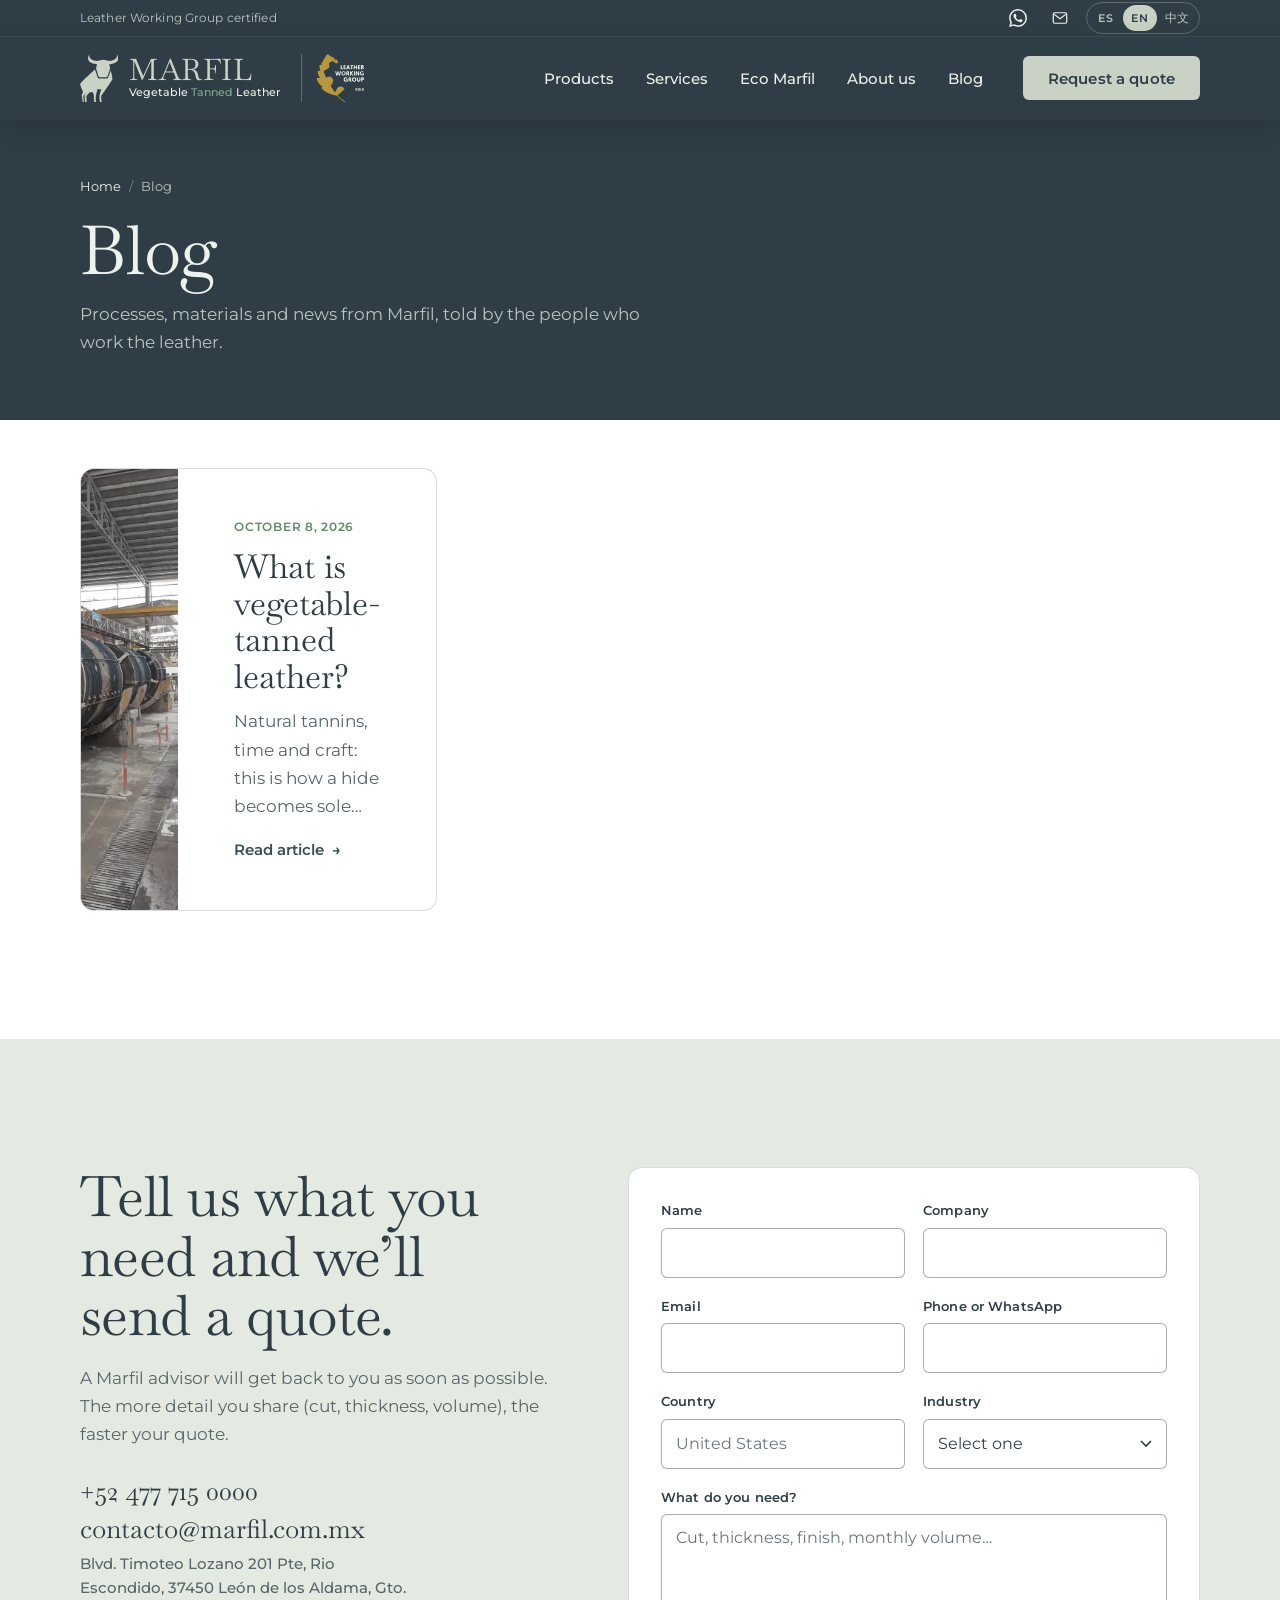
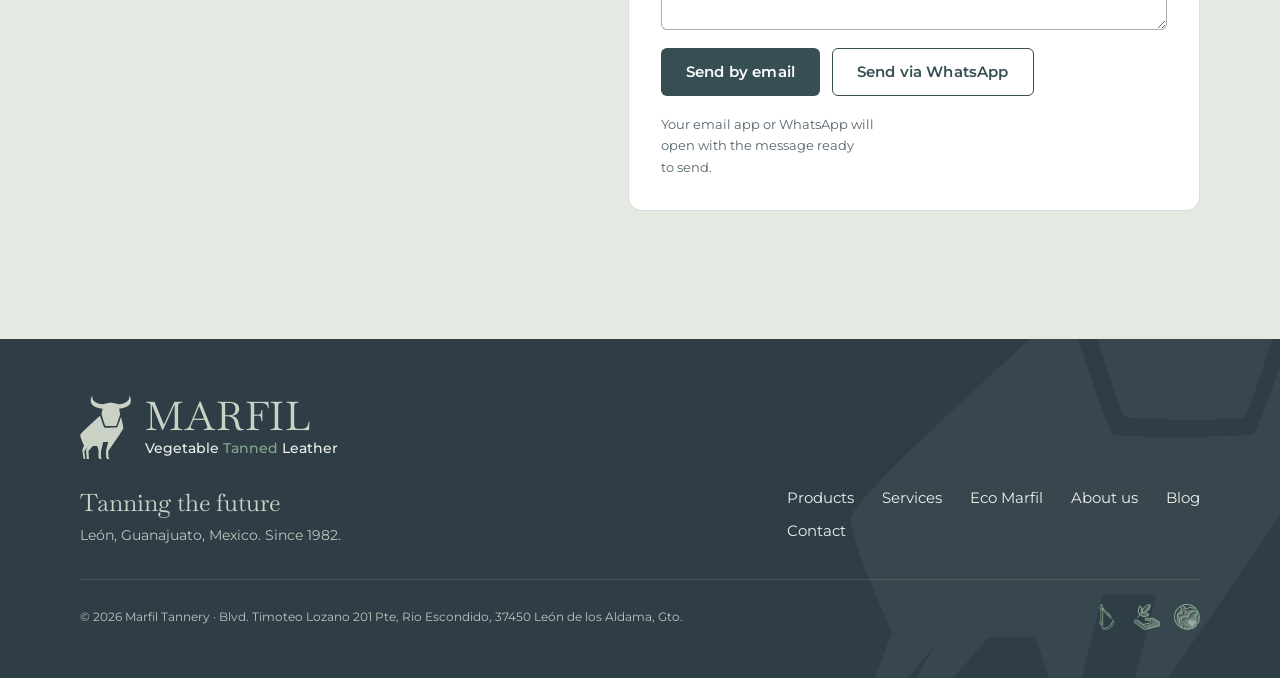
<file: marfil/blog/index.html>
<!doctype html>
<html lang="es">
<head>
<meta charset="utf-8">
<meta name="viewport" content="width=device-width, initial-scale=1, viewport-fit=cover">
<title data-i18n="meta.blog">Blog | Marfil Tannery</title>
<meta name="description" data-i18n-attr="content:meta.blogdesc" content="Artículos sobre curtido vegetal, procesos y novedades de Marfil Tannery, tenería en León, Guanajuato.">
<meta name="theme-color" content="#2F3E46">
<link rel="icon" href="../img/toro.svg" type="image/svg+xml">
<link rel="preconnect" href="https://fonts.googleapis.com">
<link rel="preconnect" href="https://fonts.gstatic.com" crossorigin>
<link href="https://fonts.googleapis.com/css2?family=Baskervville:ital,wght@0,400..700;1,400..700&family=Montserrat:wght@300..700&display=swap" rel="stylesheet">
<link rel="stylesheet" href="../styles.css">
</head>
<body class="page-inner">
<svg class="sprite" aria-hidden="true" focusable="false" xmlns="http://www.w3.org/2000/svg">
<symbol id="toro" viewBox="109.16 348.43 74.02 93.44"><path d="M 109.165 385.1094 C 109.329 387.7034 131.958 407.9844 138.051 413.4054 C 138.454 412.0704 143.43 396.8104 144.16 396.2994 C 144.926 395.7654 162.538 395.8164 163.073 396.4204 C 163.608 397.0244 168.695 411.5744 168.695 411.5744 C 168.695 411.5744 172.392 397.6074 171.953 394.9234 C 171.514 392.2404 150.217 361.8704 150.217 361.8704 L 150.217 352.9634 L 152.036 350.1314 L 148.308 350.1314 L 146.877 352.9634 L 146.877 362.9494 L 149.953 374.8584 L 142.708 374.8584 L 139.598 361.8704 L 139.275 352.9634 L 140.471 350.1314 L 136.931 350.1314 L 135.845 352.9634 L 135.845 363.1004 L 133.842 369.1824 L 127.552 369.1824 L 121.184 361.8704 L 121.885 350.1314 L 118.602 350.1314 L 117.617 363.1004 L 120.398 368.1594 L 115.111 361.8704 L 116.311 350.1314 L 114.02 350.1314 L 112.111 363.1004 L 114.708 369.8814 C 114.708 369.8814 108.978 382.1514 109.165 385.1094" transform="matrix(1 0 0 -1 0 792)"/><path d="M 127.2363 443.5674 C 127.2363 443.5674 122.4913 432.0644 143.0853 429.9724 L 143.1693 430.3964 L 153.8063 432.4384 L 164.4433 430.3964 L 164.5283 429.9724 C 185.1223 432.0644 180.3773 443.5674 180.3773 443.5674 C 190.2993 427.0884 171.0853 424.0634 165.8263 423.5504 L 167.2553 416.4844 L 167.4763 415.3864 C 167.4763 415.3864 162.3623 399.2464 161.8273 398.6424 C 161.2923 398.0384 146.5513 398.1074 145.7863 398.6424 C 145.0543 399.1524 140.5683 413.9554 140.1663 415.2904 C 140.1463 415.3534 140.1353 415.3864 140.1353 415.3864 L 141.7873 423.5504 C 136.5273 424.0634 117.3143 427.0884 127.2363 443.5674" transform="matrix(1 0 0 -1 0 792)"/></symbol>
<symbol id="ico-precision" viewBox="308.2 301.2 23.3 39.3"><path d="M 313.9 454.9 L 313.4 454.9 L 313.4 456.8 L 313.9 456.6 Z" transform="matrix(1 0 0 -1 0 792)" style="fill:var(--ico-2,#bdd1c2)"/><path d="M 314.2 457.4 L 314.2 457.2 L 312.2 458.3 L 312.2 459.1 C 313.0 459.3 313.6 460.0 313.6 460.8 C 313.6 461.6 313.0 462.3 312.2 462.5 L 312.3 479.8 C 312.6 479.7 313.1 479.5 313.5 479.6 C 313.7 479.6 313.9 479.6 314.1 479.6 Z" transform="matrix(1 0 0 -1 0 792)" style="fill:var(--ico-2,#bdd1c2)"/><path d="M 326.9 469.6 L 327.8 468.7 L 328.2 467.6 L 326.8 469.0 Z" transform="matrix(1 0 0 -1 0 792)" style="fill:var(--ico-2,#bdd1c2)"/><path d="M 325.0 474.0 C 325.6 474.0 326.0 473.6 326.0 473.0 C 326.0 472.4 325.6 472.0 325.0 472.0 C 324.4 472.0 324.0 472.4 324.0 473.0 C 324.0 473.5 324.4 474.0 325.0 474.0" transform="matrix(1 0 0 -1 0 792)" style="fill:var(--ico-2,#bdd1c2)"/><path d="M 323.6 474.0 C 323.4 473.7 323.3 473.4 323.3 473.0 C 323.3 472.0 324.1 471.3 325.0 471.3 C 325.4 471.3 325.7 471.4 326.0 471.6 L 326.6 471.0 L 326.1 469.0 L 315.0 480.0 C 315.5 480.3 316.0 480.7 316.2 481.3 Z" transform="matrix(1 0 0 -1 0 792)" style="fill:var(--ico-2,#bdd1c2)"/><path d="M 311.2 482.5 C 311.2 483.8 312.2 484.9 313.5 484.9 C 314.8 484.9 315.8 483.8 315.8 482.6 C 315.8 481.3 314.8 480.2 313.5 480.2 C 312.2 480.2 311.2 481.3 311.2 482.5" transform="matrix(1 0 0 -1 0 792)" style="fill:var(--ico-2,#bdd1c2)"/><path d="M 311.9 461.8 C 312.4 461.8 312.9 461.4 312.9 460.8 C 312.9 460.2 312.5 459.8 311.9 459.8 C 311.3 459.8 310.9 460.2 310.9 460.8 C 310.9 461.4 311.3 461.8 311.9 461.8" transform="matrix(1 0 0 -1 0 792)" style="fill:var(--ico-2,#bdd1c2)"/><path d="M 313.6 483.6 C 314.1 483.6 314.5 483.1 314.5 482.6 C 314.5 482.0 314.1 481.6 313.6 481.6 C 313.0 481.6 312.6 482.0 312.6 482.6 C 312.6 483.1 313.0 483.6 313.6 483.6 M 313.6 480.9 C 314.5 480.9 315.2 481.7 315.2 482.6 C 315.2 483.5 314.5 484.3 313.6 484.3 C 312.6 484.3 311.9 483.5 311.9 482.6 C 311.9 481.7 312.6 480.9 313.6 480.9" transform="matrix(1 0 0 -1 0 792)" style="fill:var(--ico-2,#bdd1c2)"/><path d="M 320.8 453.1 C 318.7 452.5 316.5 452.4 314.8 452.9 C 314.6 453.0 314.3 452.9 314.2 452.8 C 314.0 452.6 314.0 452.4 314.0 452.2 C 314.1 452.0 314.2 451.8 314.4 451.7 C 315.4 451.5 316.4 451.3 317.5 451.3 C 321.3 451.4 325.2 453.2 327.7 456.3 C 329.3 458.4 330.6 461.0 331.5 464.3 C 331.6 464.6 331.4 464.9 331.1 465.0 C 330.8 465.1 330.4 464.9 330.3 464.6 C 329.1 460.2 326.5 454.7 320.8 453.1" transform="matrix(1 0 0 -1 0 792)" style="fill:var(--ico-2,#bdd1c2)"/><path d="M 309.9 464.0 C 310.4 464.0 310.9 463.5 310.9 463.0 C 310.9 462.4 310.4 461.9 309.9 461.9 C 309.3 461.9 308.8 462.4 308.8 463.0 C 308.8 463.5 309.3 464.0 309.9 464.0 M 309.2 484.7 C 309.2 486.0 310.3 487.0 311.6 487.0 C 312.8 487.0 313.9 486.0 313.9 484.7 C 313.9 483.4 312.8 482.4 311.6 482.4 C 310.3 482.4 309.2 483.4 309.2 484.7 M 310.4 490.2 L 310.9 490.2 L 310.9 487.6 C 310.8 487.6 310.8 487.6 310.7 487.6 L 310.4 487.6 Z M 311.3 490.2 L 311.6 490.2 L 311.6 487.7 C 311.6 487.7 311.6 487.7 311.6 487.7 C 311.5 487.7 311.4 487.7 311.3 487.7 Z M 312.1 490.2 L 312.7 490.2 L 312.7 487.6 L 312.4 487.6 C 312.3 487.6 312.2 487.6 312.1 487.7 Z M 321.6 476.1 C 321.4 475.8 321.3 475.5 321.3 475.1 C 321.3 474.2 322.1 473.4 323.0 473.4 C 323.4 473.4 323.7 473.5 324.0 473.7 L 324.6 473.1 L 324.0 471.1 L 313.0 482.1 C 313.6 482.4 314.0 482.9 314.3 483.4 Z M 323.0 476.1 C 323.6 476.1 324.0 475.7 324.0 475.1 C 324.0 474.5 323.6 474.1 323.0 474.1 C 322.4 474.1 322.0 474.5 322.0 475.1 C 322.0 475.7 322.4 476.1 323.0 476.1 M 324.9 471.7 L 325.8 470.8 L 326.2 469.7 L 324.8 471.1 Z M 312.1 459.5 L 312.1 459.4 L 310.2 460.4 L 310.2 461.3 C 311.0 461.4 311.6 462.1 311.6 463.0 C 311.6 463.8 311.0 464.4 310.2 464.6 L 310.3 482.0 C 310.7 481.8 311.1 481.7 311.6 481.7 C 311.7 481.7 311.9 481.7 312.1 481.7 Z M 311.9 457.0 L 311.4 457.0 L 311.4 459.0 L 311.9 458.7 Z M 308.2 463.0 C 308.2 462.1 308.7 461.4 309.5 461.3 L 309.5 460.0 L 310.9 459.2 L 310.9 456.5 L 312.3 456.5 L 312.3 458.5 L 312.8 458.2 L 312.8 481.4 L 324.4 469.8 L 324.6 470.6 L 327.3 467.9 L 326.2 471.1 L 325.1 472.1 L 325.4 473.3 L 324.5 474.2 C 324.6 474.5 324.7 474.8 324.7 475.1 C 324.7 476.0 323.9 476.8 323.0 476.8 C 322.7 476.8 322.4 476.7 322.1 476.5 L 314.5 484.2 C 314.5 484.3 314.6 484.5 314.6 484.7 C 314.6 485.8 314.0 486.7 313.1 487.3 L 313.1 490.7 L 309.9 490.7 L 309.9 487.2 C 309.1 486.7 308.5 485.8 308.5 484.7 C 308.5 483.8 309.0 483.0 309.6 482.4 L 309.5 464.6 C 308.7 464.5 308.2 463.8 308.2 463.0" transform="matrix(1 0 0 -1 0 792)" style="fill:var(--ico-1,#73ad8e)"/><path d="M 311.6 485.7 C 312.1 485.7 312.5 485.2 312.5 484.7 C 312.5 484.2 312.1 483.7 311.6 483.7 C 311.0 483.7 310.6 484.2 310.6 484.7 C 310.6 485.2 311.0 485.7 311.6 485.7 M 311.6 483.0 C 312.5 483.0 313.2 483.8 313.2 484.7 C 313.2 485.6 312.5 486.4 311.6 486.4 C 310.6 486.4 309.9 485.6 309.9 484.7 C 309.9 483.8 310.6 483.0 311.6 483.0" transform="matrix(1 0 0 -1 0 792)" style="fill:var(--ico-1,#73ad8e)"/><path d="M 318.8 455.2 C 316.7 454.6 314.5 454.6 312.7 455.1 C 312.5 455.1 312.3 455.1 312.1 454.9 C 312.0 454.8 311.9 454.5 312.0 454.3 C 312.0 454.1 312.2 453.9 312.4 453.9 C 313.4 453.6 314.4 453.5 315.4 453.5 C 319.2 453.5 323.1 455.3 325.6 458.4 C 327.3 460.5 328.6 463.0 329.5 466.3 C 329.6 466.7 329.4 467.0 329.1 467.1 C 328.7 467.2 328.4 467.0 328.3 466.7 C 327.1 462.3 324.4 456.8 318.8 455.2" transform="matrix(1 0 0 -1 0 792)" style="fill:var(--ico-1,#73ad8e)"/></symbol>
<symbol id="ico-sustentabilidad" viewBox="301.0 459.6 37.6 37.0"><path d="M 338.6 301.1 C 337.9 301.0 337.0 300.8 335.9 300.6 C 335.9 300.6 335.8 300.5 335.8 300.5 L 335.6 300.5 C 332.7 299.7 327.0 298.3 319.0 296.3 L 319.0 296.3 C 318.7 296.2 318.4 296.2 318.0 296.3 L 305.4 305.5 C 305.3 305.5 305.3 305.5 305.3 305.5 C 305.1 305.6 305.0 305.7 304.9 305.8 C 304.9 305.8 304.9 305.8 304.9 305.8 C 304.6 306.1 304.4 306.5 304.4 306.9 C 304.4 307.7 305.0 308.4 305.8 308.4 C 305.9 308.4 305.9 308.4 305.9 308.4 C 306.1 308.5 306.2 308.5 306.4 308.5 C 306.4 308.4 306.5 308.4 306.6 308.4 C 306.6 308.4 306.7 308.4 306.8 308.3 C 306.8 308.3 306.9 308.3 306.9 308.3 C 306.9 308.2 306.9 308.2 306.9 308.2 L 308.3 307.3 C 308.3 307.2 308.3 307.2 308.3 307.2 L 316.1 302.2 C 316.1 302.2 316.2 302.1 316.3 302.1 C 316.5 302.1 316.9 302.0 317.2 302.1 C 317.3 302.1 317.3 302.1 317.3 302.1 C 317.7 302.2 319.4 302.6 322.3 303.4 L 322.4 303.4 C 323.0 303.6 323.6 303.7 324.2 303.9 C 325.2 304.1 326.0 304.3 326.1 304.4 C 326.2 304.4 326.2 304.4 326.3 304.4 C 327.2 304.9 327.7 305.9 327.7 306.9 C 327.7 308.2 326.7 309.4 325.4 309.6 C 325.4 309.6 325.3 309.6 325.3 309.6 L 320.4 309.6 C 320.0 309.6 319.7 309.9 319.7 310.3 C 319.7 310.7 320.0 311.0 320.4 311.0 L 325.6 311.0 C 326.3 311.0 327.1 311.0 328.2 311.0 C 330.2 311.0 331.7 310.2 332.9 309.4 C 333.2 309.1 333.5 308.9 333.8 308.7 C 335.2 307.7 336.7 306.6 338.6 306.4 L 338.6 301.8 L 338.6 301.1 C 338.6 301.1 338.6 301.1 338.6 301.1" transform="matrix(1 0 0 -1 0 792)" style="fill:var(--ico-2,#bdd1c2)"/><path d="M 323.4 317.0 C 320.4 314.4 315.8 314.4 312.8 317.1 C 312.7 317.2 312.7 317.2 312.7 317.2 C 312.6 317.2 312.6 317.3 312.6 317.3 C 312.6 317.3 312.5 317.3 312.5 317.4 C 312.5 317.4 312.4 317.4 312.4 317.5 C 312.3 317.5 312.3 317.6 312.2 317.7 L 312.1 317.8 C 309.4 320.9 309.4 325.4 312.0 328.5 C 314.5 325.7 314.7 321.5 312.6 318.4 C 312.4 318.1 312.4 317.8 312.7 317.5 C 312.9 317.3 313.3 317.3 313.6 317.5 C 316.6 319.6 320.7 319.3 323.4 317.0" transform="matrix(1 0 0 -1 0 792)" style="fill:var(--ico-2,#bdd1c2)"/><path d="M 315.8 320.9 C 315.8 321.2 315.9 321.6 316.0 322.1 C 316.8 326.7 320.8 330.2 325.5 330.5 C 325.1 325.3 321.0 321.2 315.8 320.9" transform="matrix(1 0 0 -1 0 792)" style="fill:var(--ico-2,#bdd1c2)"/><path d="M 336.6 301.5 C 335.9 301.4 335.0 301.2 333.9 300.9 C 333.9 300.9 333.8 300.9 333.8 300.9 L 333.6 300.8 C 330.7 300.1 325.0 298.7 317.0 296.6 L 317.0 296.6 C 316.7 296.6 316.4 296.6 316.0 296.7 L 303.4 305.8 C 303.3 305.9 303.3 305.9 303.3 305.9 C 303.1 306.0 303.0 306.1 302.9 306.2 C 302.9 306.2 302.9 306.2 302.9 306.2 C 302.6 306.5 302.4 306.9 302.4 307.3 C 302.4 308.1 303.0 308.7 303.8 308.8 C 303.9 308.8 303.9 308.8 303.9 308.8 C 304.1 308.8 304.2 308.8 304.4 308.8 C 304.4 308.8 304.5 308.8 304.6 308.8 C 304.6 308.8 304.7 308.7 304.8 308.7 C 304.8 308.7 304.9 308.6 304.9 308.6 C 304.9 308.6 304.9 308.6 304.9 308.6 L 306.3 307.6 C 306.3 307.6 306.3 307.6 306.3 307.6 L 314.1 302.6 C 314.1 302.5 314.2 302.5 314.3 302.5 C 314.5 302.4 314.9 302.4 315.2 302.4 C 315.3 302.4 315.3 302.4 315.3 302.4 C 315.7 302.5 317.4 302.9 320.3 303.7 L 320.4 303.8 C 321.0 303.9 321.6 304.1 322.2 304.2 C 323.2 304.5 324.0 304.7 324.1 304.7 C 324.2 304.8 324.2 304.8 324.3 304.8 C 325.2 305.3 325.7 306.2 325.7 307.2 C 325.7 308.6 324.7 309.8 323.4 310.0 C 323.4 310.0 323.3 310.0 323.3 310.0 L 318.4 310.0 C 318.0 310.0 317.7 310.3 317.7 310.7 C 317.7 311.1 318.0 311.4 318.4 311.4 L 323.6 311.4 C 324.3 311.4 325.1 311.4 326.2 311.4 C 328.2 311.4 329.7 310.6 330.9 309.7 C 331.2 309.5 331.5 309.3 331.8 309.0 C 333.2 308.0 334.7 307.0 336.6 306.8 L 336.6 302.2 L 336.6 301.5 C 336.6 301.5 336.6 301.5 336.6 301.5 M 337.9 307.8 C 337.8 308.0 337.6 308.1 337.3 308.1 C 335.4 308.1 334.2 309.1 332.7 310.2 C 332.4 310.4 332.0 310.6 331.7 310.9 C 330.3 311.8 328.6 312.8 326.2 312.8 C 325.1 312.8 324.3 312.8 323.6 312.8 L 318.4 312.8 C 317.2 312.8 316.3 311.8 316.3 310.7 C 316.3 309.5 317.2 308.6 318.4 308.6 L 323.2 308.6 C 323.9 308.5 324.3 307.9 324.3 307.2 C 324.3 306.8 324.1 306.3 323.7 306.1 C 323.4 306.0 322.7 305.8 321.9 305.6 C 321.3 305.4 320.6 305.3 320.0 305.1 L 319.9 305.1 C 316.5 304.2 315.4 303.9 315.1 303.8 C 314.9 303.8 314.8 303.8 314.7 303.8 L 307.1 308.7 L 305.7 309.8 C 305.7 309.8 305.6 309.8 305.6 309.8 C 305.5 309.8 305.5 309.9 305.4 309.9 C 305.3 310.0 305.1 310.1 305.0 310.1 C 304.8 310.1 304.7 310.2 304.6 310.2 C 304.2 310.2 304.0 310.2 303.7 310.2 C 302.2 310.0 301.0 308.8 301.0 307.3 C 301.0 306.5 301.3 305.8 301.9 305.2 C 301.9 305.2 301.9 305.2 301.9 305.2 C 302.1 305.0 302.4 304.8 302.6 304.7 L 315.2 295.6 C 315.3 295.5 315.3 295.5 315.4 295.5 L 315.5 295.4 C 315.5 295.4 315.5 295.4 315.5 295.4 C 315.9 295.3 316.3 295.2 316.6 295.2 C 316.8 295.2 317.1 295.2 317.3 295.3 C 317.3 295.3 317.3 295.3 317.3 295.3 L 317.4 295.3 C 325.4 297.3 331.1 298.8 333.9 299.5 C 334.0 299.5 334.0 299.5 334.0 299.5 L 334.3 299.6 C 335.7 299.9 336.7 300.1 337.3 300.1 C 337.7 300.1 338.0 300.4 338.0 300.8 L 338.0 301.3 C 338.0 301.3 338.0 301.4 338.0 301.4 L 338.0 307.3 C 338.1 307.5 338.0 307.7 337.9 307.8" transform="matrix(1 0 0 -1 0 792)" style="fill:var(--ico-1,#73ad8e)"/><path d="M 313.8 321.2 C 313.8 321.6 313.9 322.0 314.0 322.4 C 314.8 327.1 318.8 330.6 323.5 330.9 C 323.1 325.7 319.0 321.6 313.8 321.2 M 321.4 317.3 C 318.4 314.8 313.8 314.8 310.8 317.5 C 310.7 317.5 310.7 317.6 310.7 317.6 C 310.6 317.6 310.6 317.6 310.6 317.6 C 310.6 317.7 310.5 317.7 310.5 317.7 C 310.5 317.8 310.4 317.8 310.4 317.8 C 310.3 317.9 310.3 318.0 310.2 318.0 L 310.1 318.2 C 307.4 321.2 307.4 325.8 310.0 328.9 C 312.5 326.1 312.7 321.9 310.6 318.8 C 310.4 318.5 310.4 318.1 310.7 317.9 C 310.9 317.7 311.3 317.6 311.6 317.8 C 314.6 319.9 318.7 319.7 321.4 317.3 M 324.9 331.6 L 324.9 331.6 C 324.9 332.0 324.6 332.3 324.2 332.3 L 324.2 332.3 C 324.2 332.3 324.2 332.3 324.2 332.3 C 319.3 332.3 315.1 329.3 313.3 325.0 C 313.0 326.9 312.1 328.7 310.6 330.2 C 310.6 330.2 310.5 330.3 310.5 330.3 C 310.5 330.3 310.4 330.3 310.4 330.4 C 310.2 330.6 309.7 330.6 309.5 330.4 C 309.5 330.4 309.4 330.3 309.4 330.3 C 305.9 326.8 305.7 321.0 309.1 317.2 L 309.1 317.2 L 304.9 313.0 L 305.6 312.3 L 309.8 316.5 L 309.8 316.5 C 311.7 314.8 313.9 314.0 316.2 314.0 C 318.6 314.0 321.1 315.0 322.9 316.8 C 322.9 316.8 323.0 316.9 323.0 316.9 C 323.2 317.1 323.2 317.5 323.0 317.8 C 323.0 317.8 322.9 317.8 322.9 317.9 C 321.4 319.4 319.4 320.3 317.3 320.6 C 321.8 322.2 324.9 326.5 324.9 331.6" transform="matrix(1 0 0 -1 0 792)" style="fill:var(--ico-1,#73ad8e)"/></symbol>
<symbol id="ico-mundo" viewBox="302.4 617.0 34.8 34.9"><path d="M 314.1 141.8 C 314.0 141.8 314.0 141.8 314.0 141.8 C 308.9 144.6 305.7 149.9 305.7 155.7 C 305.7 160.5 307.8 164.9 311.4 167.9 C 311.7 168.1 311.9 168.3 312.2 168.5 C 313.1 168.5 313.4 168.4 313.6 167.0 C 313.7 166.7 313.7 166.4 313.6 166.0 C 313.6 165.5 313.5 165.0 313.7 164.5 C 313.8 164.1 314.1 163.9 314.4 163.6 C 314.7 163.3 314.9 163.0 314.9 162.7 C 315.0 161.4 313.6 161.1 311.8 160.8 C 311.7 160.7 311.5 160.7 311.3 160.7 C 310.9 160.6 310.4 160.5 310.1 160.3 C 309.2 160.0 308.7 159.5 308.4 158.8 C 308.1 157.6 308.9 156.4 309.6 155.5 C 310.7 154.2 311.3 152.3 311.0 150.9 C 310.9 150.5 310.8 150.2 310.7 149.9 C 310.3 148.8 309.9 147.5 311.2 146.5 C 311.7 146.1 312.1 145.9 312.4 145.7 C 312.6 145.6 312.8 145.5 313.0 145.4 C 313.4 145.1 313.7 144.8 313.9 144.1 C 314.1 143.3 314.1 142.5 314.1 141.8" transform="matrix(1 0 0 -1 0 792)" style="fill:var(--ico-2,#bdd1c2)"/><path d="M 333.5 145.4 C 331.8 143.3 329.5 141.8 327.0 140.9 C 326.9 140.8 326.8 140.8 326.8 140.8 C 325.5 142.5 323.3 144.7 320.9 145.3 C 319.9 145.6 319.6 146.0 319.1 146.6 C 319.0 146.8 318.8 147.0 318.6 147.3 C 317.9 148.1 317.2 148.4 316.4 148.8 C 316.2 148.8 316.0 148.9 315.8 149.0 C 314.5 149.6 314.0 150.7 314.2 152.1 C 314.6 154.3 316.8 155.1 318.6 155.1 C 318.7 155.1 318.8 155.1 318.9 155.1 C 319.4 155.0 319.9 155.0 320.3 154.9 C 321.4 154.7 322.4 154.5 323.6 155.7 C 324.5 156.5 324.7 157.4 324.8 158.3 C 324.9 158.8 325.0 159.2 325.2 159.7 C 325.4 160.2 325.7 160.7 326.1 161.0 C 326.4 161.2 326.7 161.2 327.0 161.2 C 327.2 161.1 327.4 161.1 327.7 161.2 C 328.3 161.4 328.6 161.8 328.9 162.2 C 329.3 162.7 329.7 163.2 330.6 163.3 C 331.7 163.3 333.9 162.7 334.5 161.6 C 334.8 161.1 334.7 160.6 334.4 160.0 C 334.1 159.6 333.7 159.3 333.4 159.0 L 333.4 159.0 C 332.9 158.5 332.3 158.0 332.1 156.8 C 331.9 155.7 332.4 155.2 332.8 154.8 C 333.1 154.5 333.3 154.2 333.5 153.8 C 333.7 153.1 333.5 152.4 333.2 151.7 C 333.0 151.0 332.8 150.3 332.9 149.6 C 332.9 149.4 333.0 149.2 333.0 148.9 C 333.0 148.5 333.5 146.9 333.8 145.8 C 333.7 145.6 333.6 145.5 333.5 145.4" transform="matrix(1 0 0 -1 0 792)" style="fill:var(--ico-2,#bdd1c2)"/><path d="M 334.7 147.2 C 334.5 148.1 334.3 148.9 334.3 149.0 C 334.2 149.3 334.2 149.6 334.2 149.8 C 334.1 150.2 334.3 150.8 334.4 151.3 C 334.7 152.2 335.1 153.1 334.7 154.2 C 334.4 154.9 334.0 155.3 333.7 155.6 C 333.4 156.0 333.3 156.1 333.4 156.6 C 333.5 157.3 333.7 157.6 334.3 158.1 L 334.3 158.1 C 334.4 158.1 334.4 158.2 334.5 158.3 C 334.6 158.4 334.7 158.5 334.8 158.6 C 334.9 158.7 335.0 158.8 335.1 158.9 C 335.2 159.0 335.3 159.2 335.4 159.3 C 336.3 160.6 335.9 161.6 335.6 162.2 C 335.3 162.7 334.9 163.1 334.3 163.5 C 333.1 164.3 331.5 164.7 330.5 164.6 C 328.9 164.5 328.2 163.6 327.8 163.0 C 327.6 162.7 327.4 162.5 327.2 162.4 C 327.2 162.4 327.1 162.5 327.1 162.5 C 326.7 162.5 326.0 162.6 325.3 162.1 C 324.7 161.6 324.2 160.9 324.0 160.3 C 323.7 159.6 323.6 159.0 323.5 158.5 C 323.4 157.7 323.3 157.2 322.7 156.7 C 321.9 155.9 321.5 156.0 320.4 156.2 C 320.0 156.3 319.5 156.4 318.9 156.4 C 316.5 156.5 313.5 155.5 312.9 152.4 C 312.6 150.7 313.2 149.2 314.6 148.2 C 314.8 148.1 315.0 148.0 315.2 147.9 C 315.5 147.8 315.7 147.7 315.9 147.6 C 316.3 147.4 316.7 147.2 317.0 147.0 C 317.2 146.9 317.4 146.7 317.6 146.5 C 317.8 146.3 317.9 146.1 318.1 145.9 C 318.4 145.4 318.7 145.0 319.3 144.7 C 319.6 144.5 320.0 144.3 320.6 144.1 C 321.2 143.9 321.8 143.6 322.4 143.3 C 323.6 142.5 324.6 141.5 325.4 140.4 C 324.1 140.1 322.8 139.9 321.5 139.9 C 319.3 139.9 317.2 140.4 315.3 141.2 C 315.3 141.3 315.3 141.5 315.3 141.6 C 315.3 141.6 315.3 141.6 315.3 141.6 C 315.3 141.8 315.3 141.9 315.4 142.0 C 315.4 142.1 315.4 142.1 315.4 142.2 C 315.4 142.3 315.4 142.4 315.4 142.5 C 315.4 142.5 315.4 142.6 315.4 142.6 C 315.4 142.7 315.3 142.8 315.3 142.9 C 315.3 143.0 315.3 143.0 315.3 143.1 C 315.3 143.2 315.3 143.3 315.3 143.4 C 315.3 143.4 315.3 143.5 315.3 143.5 C 315.3 143.6 315.2 143.7 315.2 143.8 C 315.2 143.9 315.2 143.9 315.2 144.0 C 315.2 144.1 315.1 144.3 315.1 144.4 C 314.7 146.0 313.8 146.4 313.0 146.8 C 312.7 147.0 312.4 147.2 312.0 147.4 C 311.5 147.9 311.5 148.3 311.9 149.4 C 312.0 149.8 312.2 150.2 312.3 150.6 C 312.6 152.4 311.9 154.7 310.6 156.3 C 309.9 157.2 309.5 158.0 309.7 158.4 C 309.7 158.5 309.7 158.5 309.7 158.5 C 309.8 158.6 309.8 158.7 309.9 158.8 C 310.1 158.9 310.2 159.0 310.4 159.1 C 310.4 159.1 310.5 159.1 310.6 159.2 C 310.9 159.3 311.5 159.4 312.0 159.5 C 313.7 159.8 316.3 160.3 316.2 162.8 C 316.1 163.6 315.6 164.1 315.3 164.5 C 315.1 164.7 315.0 164.8 314.9 164.9 C 314.8 165.2 314.9 165.5 314.9 165.9 C 314.9 166.3 315.0 166.8 314.9 167.2 C 314.9 167.4 314.8 167.5 314.8 167.7 C 314.8 167.7 314.8 167.7 314.8 167.8 C 314.8 167.9 314.7 167.9 314.7 168.0 C 314.7 168.1 314.7 168.1 314.7 168.1 C 314.6 168.2 314.6 168.3 314.6 168.3 C 314.6 168.4 314.6 168.4 314.6 168.4 C 314.5 168.5 314.5 168.6 314.5 168.6 C 314.5 168.7 314.4 168.7 314.4 168.7 C 314.4 168.8 314.3 168.9 314.3 168.9 C 314.3 168.9 314.3 169.0 314.3 169.0 C 314.2 169.0 314.2 169.1 314.1 169.1 C 314.1 169.1 314.1 169.2 314.1 169.2 C 314.0 169.2 314.0 169.3 313.9 169.3 C 313.9 169.3 313.9 169.3 313.9 169.3 C 313.8 169.4 313.8 169.4 313.7 169.4 C 313.7 169.4 313.7 169.4 313.7 169.5 C 314.4 169.9 315.2 170.2 315.9 170.5 C 316.0 170.5 316.0 170.5 316.0 170.5 C 316.6 170.3 317.0 169.7 317.4 169.0 C 317.8 168.3 318.3 167.5 319.2 166.9 C 320.0 166.4 320.7 166.1 321.5 166.1 C 322.4 166.1 323.1 166.4 323.8 166.8 L 323.6 167.3 L 323.9 166.8 C 324.2 166.9 324.6 167.1 325.0 167.2 C 326.6 167.7 327.9 167.3 329.6 166.8 C 330.1 166.7 330.5 166.6 330.9 166.4 C 331.0 166.4 331.1 166.4 331.2 166.4 C 331.2 166.4 331.2 166.4 331.3 166.4 C 331.3 166.4 331.4 166.4 331.4 166.4 C 331.5 166.4 331.5 166.4 331.5 166.4 C 331.6 166.3 331.7 166.3 331.7 166.3 C 331.8 166.3 331.8 166.3 331.8 166.3 C 331.9 166.4 331.9 166.4 332.0 166.4 C 332.0 166.4 332.1 166.4 332.1 166.4 C 332.2 166.4 332.2 166.4 332.3 166.4 C 332.3 166.4 332.4 166.4 332.4 166.4 C 332.5 166.4 332.5 166.4 332.6 166.4 C 332.6 166.4 332.7 166.4 332.7 166.4 C 332.8 166.4 332.8 166.5 332.9 166.5 C 332.9 166.5 333.0 166.5 333.0 166.5 C 333.0 166.5 333.0 166.5 333.0 166.5 C 335.8 163.6 337.3 159.7 337.3 155.7 C 337.3 152.6 336.4 149.7 334.7 147.2" transform="matrix(1 0 0 -1 0 792)" style="fill:var(--ico-2,#bdd1c2)"/><path d="M 329.9 153.6 C 328.6 153.9 327.3 153.4 326.5 152.5 C 325.6 153.5 324.3 153.9 323.1 153.6 C 321.8 153.2 321.1 152.2 321.1 150.9 C 321.1 147.9 326.0 144.4 326.2 144.3 L 326.5 144.1 L 326.7 144.3 C 326.9 144.4 331.9 147.9 331.9 150.9 C 331.9 152.2 331.1 153.2 329.9 153.6" transform="matrix(1 0 0 -1 0 792)" style="fill:var(--ico-2,#bdd1c2)"/><path d="M 326.5 145.1 C 325.0 146.2 321.9 148.9 321.9 150.9 C 321.9 151.8 322.4 152.5 323.3 152.8 C 323.5 152.8 323.7 152.8 323.9 152.8 C 324.7 152.8 325.6 152.5 326.1 151.5 L 326.5 150.9 L 326.9 151.5 C 327.5 152.6 328.7 153.0 329.7 152.7 C 330.1 152.6 331.1 152.2 331.1 150.9 C 331.1 148.9 328.0 146.2 326.5 145.1" transform="matrix(1 0 0 -1 0 792)" style="fill:var(--ico-2,#bdd1c2)"/><path d="M 332.7 149.3 C 332.5 150.2 332.3 151.0 332.3 151.2 C 332.2 151.4 332.2 151.7 332.2 151.9 C 332.1 152.3 332.3 152.9 332.4 153.4 C 332.7 154.3 333.1 155.3 332.7 156.3 C 332.4 157.0 332.0 157.4 331.7 157.8 C 331.4 158.1 331.3 158.2 331.4 158.8 C 331.5 159.5 331.7 159.7 332.3 160.2 L 332.3 160.2 C 332.4 160.3 332.4 160.3 332.5 160.4 C 332.6 160.5 332.7 160.6 332.8 160.7 C 332.9 160.8 333.0 160.9 333.1 161.0 C 333.2 161.2 333.3 161.3 333.4 161.4 C 334.3 162.7 333.9 163.8 333.6 164.3 C 333.3 164.8 332.8 165.3 332.3 165.6 C 331.1 166.4 329.5 166.8 328.5 166.7 C 326.9 166.6 326.2 165.7 325.8 165.1 C 325.6 164.8 325.4 164.6 325.2 164.6 C 325.2 164.6 325.1 164.6 325.1 164.6 C 324.7 164.6 324.0 164.7 323.3 164.2 C 322.7 163.7 322.2 163.0 322.0 162.4 C 321.7 161.8 321.6 161.2 321.5 160.6 C 321.4 159.8 321.3 159.3 320.7 158.8 C 319.9 158.0 319.5 158.1 318.4 158.3 C 318.0 158.4 317.5 158.5 316.9 158.5 C 314.5 158.6 311.5 157.7 310.9 154.5 C 310.6 152.8 311.2 151.3 312.6 150.4 C 312.8 150.2 313.0 150.1 313.2 150.0 C 313.5 149.9 313.7 149.8 313.9 149.7 C 314.3 149.5 314.7 149.3 315.0 149.1 C 315.2 149.0 315.4 148.8 315.6 148.6 C 315.8 148.4 315.9 148.2 316.1 148.0 C 316.4 147.6 316.7 147.1 317.3 146.8 C 317.6 146.6 318.0 146.4 318.6 146.2 C 319.2 146.1 319.8 145.8 320.4 145.4 C 321.6 144.6 322.6 143.6 323.4 142.5 C 322.1 142.2 320.8 142.0 319.5 142.0 C 317.3 142.0 315.2 142.5 313.3 143.3 C 313.3 143.5 313.3 143.6 313.3 143.7 C 313.3 143.7 313.3 143.7 313.3 143.7 C 313.3 143.9 313.3 144.0 313.4 144.2 C 313.4 144.2 313.4 144.3 313.4 144.3 C 313.4 144.4 313.4 144.5 313.4 144.6 C 313.4 144.6 313.4 144.7 313.4 144.8 C 313.4 144.8 313.3 144.9 313.3 145.0 C 313.3 145.1 313.3 145.1 313.3 145.2 C 313.3 145.3 313.3 145.4 313.3 145.5 C 313.3 145.5 313.3 145.6 313.3 145.6 C 313.3 145.7 313.2 145.8 313.2 145.9 C 313.2 146.0 313.2 146.0 313.2 146.1 C 313.2 146.2 313.1 146.4 313.1 146.5 C 312.7 148.1 311.8 148.5 311.0 148.9 C 310.7 149.1 310.4 149.3 310.0 149.6 C 309.5 150.0 309.5 150.4 309.9 151.6 C 310.0 151.9 310.2 152.3 310.3 152.7 C 310.6 154.5 309.9 156.9 308.6 158.4 C 307.9 159.3 307.5 160.1 307.7 160.5 C 307.7 160.6 307.7 160.6 307.7 160.6 C 307.8 160.7 307.8 160.8 307.9 160.9 C 308.1 161.0 308.2 161.1 308.4 161.2 C 308.4 161.2 308.5 161.3 308.6 161.3 C 308.9 161.4 309.5 161.5 310.0 161.6 C 311.6 161.9 314.3 162.4 314.2 164.9 C 314.1 165.7 313.6 166.2 313.3 166.6 C 313.1 166.8 313.0 166.9 312.9 167.1 C 312.8 167.3 312.9 167.6 312.9 168.0 C 312.9 168.4 313.0 168.9 312.9 169.4 C 312.9 169.5 312.8 169.6 312.8 169.8 C 312.8 169.8 312.8 169.8 312.8 169.9 C 312.8 170.0 312.7 170.1 312.7 170.1 C 312.7 170.2 312.7 170.2 312.7 170.3 C 312.6 170.3 312.6 170.4 312.6 170.5 C 312.6 170.5 312.6 170.5 312.6 170.6 C 312.5 170.6 312.5 170.7 312.5 170.7 C 312.4 170.8 312.4 170.8 312.4 170.8 C 312.4 170.9 312.3 171.0 312.3 171.1 C 312.3 171.1 312.3 171.1 312.2 171.1 C 312.2 171.1 312.2 171.2 312.1 171.2 C 312.1 171.3 312.1 171.3 312.0 171.3 C 312.0 171.3 312.0 171.4 311.9 171.4 C 311.9 171.4 311.9 171.4 311.9 171.5 C 311.8 171.5 311.8 171.5 311.7 171.5 C 311.7 171.5 311.7 171.6 311.7 171.6 C 312.4 172.0 313.2 172.3 313.9 172.6 C 314.0 172.6 314.0 172.6 314.0 172.6 C 314.6 172.4 315.0 171.8 315.4 171.1 C 315.8 170.4 316.3 169.6 317.2 169.1 C 318.0 168.5 318.7 168.2 319.5 168.2 C 320.4 168.2 321.1 168.6 321.8 168.9 L 321.6 169.5 L 321.9 168.9 C 322.2 169.1 322.6 169.2 323.0 169.4 C 324.6 169.9 325.9 169.4 327.6 168.9 C 328.1 168.8 328.5 168.7 328.9 168.6 C 329.0 168.5 329.1 168.5 329.2 168.5 C 329.2 168.5 329.2 168.5 329.3 168.5 C 329.3 168.5 329.4 168.5 329.4 168.5 C 329.5 168.5 329.5 168.5 329.5 168.5 C 329.6 168.5 329.7 168.5 329.7 168.5 C 329.8 168.5 329.8 168.5 329.8 168.5 C 329.9 168.5 329.9 168.5 330.0 168.5 L 330.1 168.5 C 330.2 168.5 330.2 168.5 330.3 168.5 C 330.3 168.5 330.4 168.5 330.4 168.5 C 330.5 168.5 330.5 168.5 330.6 168.5 C 330.6 168.5 330.7 168.5 330.7 168.5 C 330.8 168.6 330.8 168.6 330.9 168.6 C 330.9 168.6 331.0 168.6 331.0 168.6 C 331.0 168.6 331.0 168.6 331.0 168.6 C 333.8 165.7 335.3 161.9 335.3 157.8 C 335.3 154.8 334.4 151.8 332.7 149.3 M 331.5 147.5 C 329.8 145.5 327.5 143.9 325.0 143.0 C 324.9 142.9 324.8 142.9 324.7 142.9 C 323.5 144.7 321.3 146.8 318.9 147.5 C 317.9 147.7 317.6 148.1 317.1 148.7 C 317.0 148.9 316.8 149.2 316.6 149.4 C 315.9 150.2 315.2 150.5 314.4 150.9 C 314.2 151.0 314.0 151.0 313.8 151.1 C 312.5 151.8 311.9 152.8 312.2 154.3 C 312.6 156.4 314.8 157.2 316.6 157.2 C 316.7 157.2 316.8 157.2 316.9 157.2 C 317.4 157.2 317.9 157.1 318.3 157.0 C 319.4 156.8 320.4 156.6 321.6 157.8 C 322.5 158.6 322.7 159.5 322.8 160.4 C 322.9 160.9 323.0 161.3 323.2 161.9 C 323.4 162.3 323.7 162.8 324.1 163.1 C 324.4 163.3 324.7 163.3 325.0 163.3 C 325.2 163.2 325.4 163.2 325.7 163.3 C 326.3 163.5 326.6 163.9 326.9 164.3 C 327.3 164.9 327.7 165.4 328.6 165.4 C 329.7 165.5 331.9 164.8 332.5 163.7 C 332.8 163.2 332.7 162.7 332.4 162.1 C 332.1 161.7 331.7 161.4 331.4 161.1 L 331.4 161.1 C 330.9 160.6 330.3 160.1 330.1 158.9 C 329.9 157.8 330.4 157.3 330.8 156.9 C 331.1 156.6 331.3 156.3 331.5 155.9 C 331.7 155.2 331.5 154.6 331.2 153.8 C 331.0 153.1 330.8 152.4 330.9 151.7 C 330.9 151.5 331.0 151.3 331.0 151.0 C 331.0 150.6 331.5 149.0 331.8 147.9 C 331.7 147.8 331.6 147.6 331.5 147.5 M 312.1 143.9 C 312.0 143.9 312.0 143.9 312.0 144.0 C 306.9 146.7 303.7 152.0 303.7 157.8 C 303.7 162.6 305.8 167.0 309.4 170.0 C 309.7 170.2 309.9 170.4 310.2 170.6 C 311.1 170.6 311.4 170.5 311.6 169.2 C 311.7 168.8 311.7 168.5 311.6 168.1 C 311.6 167.7 311.5 167.2 311.7 166.7 C 311.8 166.3 312.1 166.0 312.3 165.7 C 312.7 165.4 312.9 165.1 312.9 164.8 C 313.0 163.5 311.6 163.2 309.8 162.9 C 309.7 162.8 309.5 162.8 309.3 162.8 C 308.9 162.7 308.4 162.6 308.1 162.5 C 307.2 162.1 306.6 161.6 306.4 160.9 C 306.1 159.7 306.9 158.5 307.6 157.6 C 308.7 156.4 309.3 154.4 309.0 153.0 C 308.9 152.7 308.8 152.3 308.7 152.0 C 308.3 150.9 307.9 149.7 309.2 148.6 C 309.7 148.2 310.1 148.0 310.4 147.8 C 310.6 147.7 310.8 147.6 311.0 147.5 C 311.4 147.2 311.7 146.9 311.9 146.2 C 312.1 145.4 312.1 144.7 312.1 143.9 M 319.5 173.6 C 323.3 173.6 327.0 172.3 329.9 169.7 C 329.6 169.7 329.4 169.7 329.2 169.8 C 328.8 169.9 328.4 170.0 328.0 170.1 C 326.2 170.7 324.6 171.2 322.6 170.6 C 322.2 170.4 321.7 170.2 321.3 170.1 L 321.3 170.0 C 320.8 169.8 320.4 169.6 319.9 169.5 C 319.8 169.5 319.7 169.5 319.5 169.5 C 319.0 169.5 318.5 169.7 317.9 170.1 C 317.3 170.5 316.9 171.1 316.5 171.8 C 316.2 172.3 315.9 172.8 315.5 173.1 C 316.8 173.5 318.1 173.6 319.5 173.6 M 330.8 170.6 C 327.6 173.4 323.6 174.9 319.5 174.9 C 318.0 174.9 316.6 174.7 315.2 174.4 C 314.7 174.3 314.3 174.1 313.8 173.9 L 313.8 173.9 C 312.3 173.4 310.9 172.7 309.6 171.8 C 309.3 171.5 308.9 171.3 308.6 171.0 C 304.7 167.8 302.4 163.0 302.4 157.8 C 302.4 151.6 305.8 145.8 311.4 142.8 C 311.6 142.7 311.9 142.5 312.3 142.4 C 314.5 141.3 317.0 140.8 319.5 140.8 C 321.2 140.8 322.8 141.0 324.4 141.5 C 324.4 141.5 324.5 141.5 324.5 141.5 C 324.6 141.5 324.6 141.5 324.7 141.5 C 324.9 141.6 325.2 141.7 325.4 141.8 C 328.1 142.8 330.6 144.5 332.5 146.7 C 332.7 146.9 332.9 147.1 333.1 147.4 C 333.1 147.5 333.2 147.6 333.2 147.7 C 335.4 150.6 336.5 154.1 336.5 157.8 C 336.5 162.3 334.8 166.5 331.7 169.7 C 331.4 170.0 331.1 170.4 330.8 170.6" transform="matrix(1 0 0 -1 0 792)" style="fill:var(--ico-1,#73ad8e)"/><path d="M 324.5 147.2 C 323.0 148.3 319.9 151.0 319.9 153.0 C 319.9 153.9 320.4 154.6 321.3 154.9 C 321.5 154.9 321.7 154.9 321.9 154.9 C 322.7 154.9 323.6 154.6 324.1 153.6 L 324.5 153.0 L 324.9 153.6 C 325.5 154.8 326.7 155.1 327.7 154.9 C 328.1 154.7 329.1 154.3 329.1 153.0 C 329.1 151.0 326.0 148.3 324.5 147.2 M 327.9 155.7 C 326.6 156.0 325.3 155.6 324.5 154.6 C 323.6 155.6 322.3 156.0 321.1 155.7 C 319.8 155.4 319.1 154.3 319.1 153.0 C 319.1 150.0 324.0 146.5 324.2 146.4 L 324.5 146.2 L 324.7 146.4 C 324.9 146.5 329.9 150.0 329.9 153.0 C 329.9 154.3 329.1 155.4 327.9 155.7" transform="matrix(1 0 0 -1 0 792)" style="fill:var(--ico-1,#73ad8e)"/></symbol>
<symbol id="lwg" viewBox="447.8 455.4 65.3 66.0"><path d="M 447.8 303.5 C 448.7 303.6 449.6 303.6 450.5 303.6 C 450.9 303.7 451.4 303.6 451.8 303.5 C 452.0 303.5 452.3 303.5 452.6 303.5 C 452.5 303.8 452.4 303.9 452.3 304.1 C 450.8 306.0 449.8 308.3 449.4 310.7 C 449.3 311.6 449.4 312.5 449.4 313.4 C 449.7 313.6 450.1 313.6 450.5 313.6 C 451.2 313.5 451.9 313.4 452.6 313.2 C 452.7 313.2 452.9 313.2 453.0 313.2 C 452.8 313.9 452.6 314.5 452.4 315.1 C 452.1 316.2 451.9 317.3 451.8 318.4 C 451.8 319.3 451.8 320.2 452.0 321.0 C 452.1 321.6 452.2 321.8 452.9 321.7 C 453.4 321.7 453.9 321.5 454.4 321.4 C 454.5 321.4 454.7 321.3 455.0 321.2 C 454.9 321.7 454.8 322.1 454.7 322.5 C 454.6 323.5 454.6 324.4 454.8 325.4 C 454.8 325.7 455.0 325.7 455.3 325.7 C 455.7 325.7 456.2 325.6 456.7 325.5 C 456.9 326.1 456.6 326.7 456.7 327.3 C 456.7 327.9 456.8 328.5 456.9 329.0 C 457.5 329.5 457.9 329.1 458.4 329.1 C 458.5 329.6 458.6 330.2 458.6 330.7 C 458.7 330.9 458.7 331.0 458.8 331.1 C 459.0 332.0 459.2 332.1 460.1 331.9 C 460.1 332.1 460.1 332.2 460.1 332.4 C 460.1 332.8 460.2 333.2 460.2 333.6 C 460.4 334.3 460.4 334.3 461.0 334.4 C 461.5 335.0 462.0 335.6 462.5 336.2 C 462.8 336.6 462.9 336.6 463.4 336.3 C 464.3 335.9 464.9 335.2 465.5 334.4 C 465.7 334.1 465.8 333.9 466.0 333.7 C 466.2 333.8 466.4 333.9 466.6 334.1 C 467.8 333.4 468.2 333.0 468.6 331.7 C 469.1 331.9 469.6 332.1 470.1 332.4 C 471.7 331.6 472.4 330.1 472.9 328.5 C 473.4 328.7 473.8 328.8 474.2 329.0 C 474.6 329.3 475.0 329.2 475.4 328.8 C 476.5 327.6 477.2 326.2 477.4 324.5 C 477.4 324.5 477.4 324.4 477.4 324.3 C 475.9 323.5 474.4 323.5 473.0 324.4 C 472.2 324.8 471.6 325.4 471.1 326.2 C 470.5 327.1 470.2 327.1 469.3 326.6 C 468.0 325.9 466.8 325.2 465.5 324.6 C 464.7 324.1 464.6 323.8 464.8 322.9 C 465.0 322.4 465.1 321.9 465.3 321.4 C 465.6 319.8 465.1 317.7 463.5 316.8 C 461.9 315.8 460.3 314.8 458.7 313.9 C 457.7 313.3 457.2 312.4 457.8 311.2 C 458.2 310.3 458.6 309.3 459.1 308.4 C 459.6 307.3 460.0 306.3 460.5 305.2 C 460.9 304.5 461.7 304.2 462.5 304.6 C 463.2 304.9 463.9 305.2 464.7 305.3 C 465.8 305.5 467.0 305.6 467.9 304.8 C 469.5 303.7 470.5 302.1 470.5 300.0 C 470.5 299.0 470.3 298.0 469.9 297.1 C 469.3 295.9 468.6 294.8 467.7 293.8 C 467.2 293.3 467.2 292.8 467.5 292.3 C 468.0 291.4 468.5 290.6 469.0 289.8 C 469.9 288.4 470.8 287.0 471.6 285.7 C 471.9 285.2 472.3 284.8 472.9 284.6 C 473.4 284.5 473.7 284.5 474.0 284.9 C 474.3 285.3 474.4 285.7 474.6 286.1 C 474.9 286.9 475.1 287.7 475.5 288.5 C 476.0 289.6 476.7 290.5 477.7 291.1 C 479.1 291.8 480.5 292.2 482.1 291.8 C 482.8 291.6 483.4 291.3 483.9 290.8 C 484.7 290.1 485.4 289.3 486.2 288.5 C 485.5 287.8 484.8 287.0 484.2 286.3 C 482.5 284.5 480.7 282.9 478.7 281.5 C 478.2 281.2 477.7 280.9 477.2 280.5 C 477.1 280.5 476.9 280.4 476.8 280.3 C 476.5 280.1 476.5 279.9 476.8 279.6 C 477.1 279.3 477.4 278.9 477.7 278.6 C 479.8 276.4 482.1 274.4 484.7 272.8 C 485.3 272.4 485.9 272.1 486.5 271.7 C 487.1 271.4 487.2 271.2 486.7 270.6 C 486.6 270.5 486.6 270.5 486.6 270.4 L 486.0 270.4 C 486.0 270.5 486.0 270.5 486.0 270.5 C 484.6 271.6 483.1 272.7 481.7 273.8 C 479.8 275.4 477.9 277.0 476.3 278.9 C 476.0 279.3 475.5 279.5 475.0 279.6 C 474.9 279.6 474.7 279.6 474.6 279.6 C 472.3 280.0 470.1 280.5 468.0 281.2 C 465.2 282.1 462.5 283.3 460.0 284.8 C 458.1 286.0 456.4 287.5 454.9 289.2 C 454.4 289.8 454.5 290.4 455.2 290.8 C 455.5 291.0 455.8 291.2 456.1 291.4 C 455.9 291.5 455.8 291.6 455.7 291.7 C 455.1 292.1 454.5 292.4 454.0 292.9 C 452.4 294.1 451.1 295.6 450.1 297.3 C 449.2 298.8 448.3 300.3 448.0 302.0 C 447.9 302.1 447.8 302.2 447.8 302.3 Z" transform="matrix(1 0 0 -1 0 792)" fill="#b6973d"/><path d="M 481.4 312.9 C 480.9 311.0 480.4 309.1 479.9 307.2 L 478.3 307.2 C 478.0 308.3 477.7 309.5 477.4 310.7 C 477.4 310.7 477.3 310.7 477.3 310.7 C 477.0 309.5 476.7 308.3 476.4 307.2 L 474.8 307.2 C 474.3 309.1 473.8 311.0 473.3 312.9 L 474.7 312.9 C 475.0 311.6 475.3 310.4 475.6 309.1 C 475.6 309.1 475.7 309.1 475.7 309.1 C 476.2 310.3 476.4 311.6 476.8 312.9 L 477.9 312.9 C 478.3 311.6 478.6 310.4 478.9 309.1 C 479.0 309.1 479.0 309.1 479.1 309.1 C 479.4 310.4 479.7 311.6 479.9 312.9 Z" transform="matrix(1 0 0 -1 0 792)" style="fill:var(--lwg-txt,#4b5455)"/><path d="M 506.3 307.1 L 505.1 307.1 C 504.4 308.3 503.6 309.4 502.9 310.5 C 502.9 310.5 502.8 310.5 502.8 310.5 L 502.8 307.2 L 501.5 307.2 C 501.4 307.6 501.4 311.9 501.5 312.9 L 502.8 312.9 C 503.2 312.3 503.5 311.7 503.9 311.2 C 504.2 310.6 504.5 310.0 504.9 309.5 C 505.1 310.1 505.0 310.6 505.0 311.2 C 505.0 311.7 505.0 312.3 505.0 312.9 L 506.3 312.9 C 506.4 312.5 506.4 308.2 506.3 307.1" transform="matrix(1 0 0 -1 0 792)" style="fill:var(--lwg-txt,#4b5455)"/><path d="M 500.9 301.5 C 501.0 302.6 500.2 303.3 499.3 303.3 C 498.4 303.2 497.7 302.5 497.7 301.5 C 497.7 300.5 498.4 299.8 499.3 299.8 C 500.3 299.8 501.0 300.5 500.9 301.5 M 502.4 301.5 C 502.4 300.0 501.3 298.5 499.4 298.6 C 497.4 298.6 496.3 299.8 496.3 301.6 C 496.4 303.3 497.5 304.5 499.4 304.5 C 501.3 304.5 502.4 303.0 502.4 301.5" transform="matrix(1 0 0 -1 0 792)" style="fill:var(--lwg-txt,#4b5455)"/><path d="M 484.8 308.3 C 485.7 308.3 486.4 309.0 486.4 310.0 C 486.4 311.0 485.7 311.8 484.8 311.8 C 483.8 311.8 483.1 311.0 483.1 310.0 C 483.1 309.0 483.8 308.3 484.8 308.3 M 484.8 313.0 C 486.6 313.0 487.8 311.5 487.8 310.0 C 487.7 308.3 486.5 307.0 484.8 307.0 C 482.7 307.1 481.8 308.6 481.8 310.0 C 481.7 311.6 482.9 313.0 484.8 313.0" transform="matrix(1 0 0 -1 0 792)" style="fill:var(--lwg-txt,#4b5455)"/><path d="M 489.3 300.1 L 489.3 300.7 C 489.0 300.7 488.7 300.7 488.4 300.8 L 488.4 301.8 L 490.6 301.8 L 490.6 299.4 C 489.5 298.6 488.2 298.3 486.9 298.8 C 485.5 299.2 484.9 300.6 485.0 301.7 C 485.1 303.3 486.1 304.3 487.5 304.5 C 488.5 304.6 489.4 304.4 490.1 303.7 C 490.2 303.7 490.2 303.6 490.3 303.5 C 490.0 303.3 489.7 303.1 489.4 302.8 C 489.0 303.1 488.3 303.4 487.6 303.2 C 487.3 303.1 487.0 302.9 486.8 302.7 C 486.2 302.1 486.3 301.0 486.8 300.4 C 487.4 299.7 488.3 299.6 489.3 300.1" transform="matrix(1 0 0 -1 0 792)" style="fill:var(--lwg-txt,#4b5455)"/><path d="M 502.2 315.5 L 502.2 317.8 C 501.5 317.8 500.8 317.8 500.0 317.8 L 500.0 315.5 L 498.7 315.5 L 498.7 321.3 L 500.0 321.3 L 500.0 319.1 L 502.2 319.1 L 502.2 321.3 L 503.5 321.3 L 503.5 315.5 Z" transform="matrix(1 0 0 -1 0 792)" style="fill:var(--lwg-txt,#4b5455)"/><path d="M 512.5 312.0 C 512.2 311.8 511.9 311.5 511.7 311.3 C 511.4 311.4 511.1 311.6 510.9 311.7 C 510.2 311.9 509.4 311.8 509.0 311.3 C 508.5 310.7 508.5 310.0 508.7 309.3 C 509.0 308.6 509.6 308.2 510.4 308.3 C 510.6 308.3 510.8 308.4 511.0 308.4 C 511.5 308.6 511.5 308.6 511.5 309.2 C 511.2 309.2 510.9 309.2 510.5 309.3 L 510.5 310.3 C 511.2 310.3 512.0 310.3 512.8 310.3 C 512.8 309.6 512.8 308.8 512.7 308.1 C 512.7 308.0 512.6 307.9 512.5 307.8 C 511.3 306.8 509.0 306.7 507.9 308.1 C 507.1 309.0 507.0 310.1 507.4 311.2 C 507.8 312.3 508.6 312.8 509.8 313.0 C 511.0 313.1 511.8 312.8 512.5 312.0" transform="matrix(1 0 0 -1 0 792)" style="fill:var(--lwg-txt,#4b5455)"/><path d="M 510.1 320.1 L 510.1 318.9 C 510.9 318.8 511.1 318.9 511.1 319.5 C 511.2 320.0 510.9 320.2 510.1 320.1 M 510.1 317.6 L 510.1 315.6 L 508.7 315.6 L 508.7 321.3 C 509.6 321.3 510.5 321.4 511.4 321.2 C 512.6 320.8 512.9 319.2 512.1 318.3 C 512.0 318.2 511.9 318.1 511.7 318.0 C 512.2 317.2 512.6 316.4 513.0 315.5 L 511.6 315.5 C 511.3 316.1 511.0 316.7 510.7 317.3 C 510.6 317.6 510.5 317.8 510.1 317.6" transform="matrix(1 0 0 -1 0 792)" style="fill:var(--lwg-txt,#4b5455)"/><path d="M 490.0 310.4 C 490.4 310.5 490.8 310.3 491.0 310.7 C 491.1 310.9 491.1 311.3 491.0 311.5 C 490.8 311.9 490.4 311.8 490.0 311.7 Z M 491.7 309.6 C 492.1 308.8 492.5 308.0 493.0 307.2 L 491.5 307.2 C 491.2 307.8 490.9 308.4 490.6 309.0 C 490.5 309.3 490.5 309.3 490.0 309.3 L 490.0 307.2 L 488.6 307.2 L 488.6 312.9 C 489.4 312.9 490.2 313.0 491.0 312.9 C 491.6 312.8 492.2 312.5 492.4 311.9 C 492.6 311.1 492.5 310.4 491.9 309.8 C 491.9 309.8 491.8 309.7 491.7 309.6" transform="matrix(1 0 0 -1 0 792)" style="fill:var(--lwg-txt,#4b5455)"/><path d="M 492.9 302.0 C 493.3 301.9 493.8 301.8 494.0 302.2 C 494.0 302.5 494.0 302.8 493.9 303.0 C 493.7 303.4 493.3 303.3 492.9 303.2 Z M 495.9 298.6 L 494.5 298.6 C 494.2 299.3 493.9 299.9 493.6 300.5 C 493.5 300.7 493.3 300.9 492.9 300.7 L 492.9 298.7 L 491.6 298.7 L 491.6 304.4 C 492.4 304.4 493.2 304.4 494.0 304.4 C 495.5 304.2 495.8 302.4 495.0 301.4 C 494.9 301.3 494.8 301.2 494.6 301.1 C 495.1 300.3 495.5 299.5 495.9 298.6" transform="matrix(1 0 0 -1 0 792)" style="fill:var(--lwg-txt,#4b5455)"/><path d="M 496.8 312.9 L 498.3 312.9 C 497.5 312.0 496.8 311.1 496.1 310.2 C 496.8 309.2 497.5 308.2 498.3 307.2 C 498.2 307.2 498.1 307.1 498.1 307.1 C 496.8 307.1 496.8 307.1 496.1 308.1 C 495.8 308.5 495.5 309.0 495.0 309.3 L 495.0 308.3 L 495.0 307.2 C 494.6 307.1 494.2 307.2 493.7 307.1 L 493.7 312.9 C 493.9 312.9 494.1 312.9 494.3 312.9 C 494.5 312.9 494.7 312.9 495.0 312.9 L 495.0 310.8 C 495.5 311.1 495.7 311.5 495.9 311.8 C 496.2 312.2 496.5 312.6 496.8 312.9" transform="matrix(1 0 0 -1 0 792)" style="fill:var(--lwg-txt,#4b5455)"/><path d="M 503.2 304.4 L 504.5 304.4 L 504.5 302.8 C 504.5 302.1 504.5 301.5 504.5 300.8 C 504.6 300.1 505.0 299.8 505.6 299.8 C 506.2 299.8 506.6 300.2 506.6 300.8 C 506.6 301.8 506.6 302.7 506.6 303.7 L 506.6 304.4 L 507.9 304.4 C 507.9 304.2 508.0 304.1 508.0 303.9 C 508.0 303.0 507.9 302.0 508.0 301.0 C 508.0 299.5 507.0 298.6 505.6 298.6 C 504.1 298.6 503.2 299.5 503.2 300.9 C 503.2 302.0 503.2 303.1 503.2 304.2 C 503.2 304.2 503.2 304.3 503.2 304.4" transform="matrix(1 0 0 -1 0 792)" style="fill:var(--lwg-txt,#4b5455)"/><path d="M 491.0 319.8 C 490.8 319.1 490.6 318.5 490.4 317.9 C 490.9 317.9 491.2 317.8 491.7 318.0 C 491.4 318.6 491.4 319.2 491.0 319.8 M 493.7 315.5 L 492.4 315.5 C 492.3 316.0 492.1 316.4 492.0 316.8 L 490.1 316.8 C 490.0 316.4 489.8 316.0 489.7 315.5 L 488.3 315.5 C 489.0 317.5 489.7 319.4 490.3 321.3 L 491.8 321.3 C 492.4 319.4 493.1 317.5 493.7 315.5" transform="matrix(1 0 0 -1 0 792)" style="fill:var(--lwg-txt,#4b5455)"/><path d="M 510.5 303.2 L 510.5 301.8 C 510.9 301.8 511.2 301.8 511.5 302.1 C 511.6 302.3 511.6 302.8 511.5 303.0 C 511.2 303.3 510.9 303.3 510.5 303.2 M 510.5 300.6 L 510.5 298.7 L 509.1 298.7 L 509.1 304.4 C 510.0 304.4 511.0 304.6 511.9 304.3 C 512.7 304.0 513.2 303.0 512.9 302.1 C 512.7 301.2 512.2 300.8 511.3 300.7 C 511.0 300.7 510.8 300.7 510.5 300.6" transform="matrix(1 0 0 -1 0 792)" style="fill:var(--lwg-txt,#4b5455)"/><path d="M 487.7 320.1 L 486.1 320.1 L 486.1 319.1 L 487.5 319.1 L 487.5 317.9 L 486.1 317.9 L 486.1 316.7 L 487.8 316.7 L 487.8 315.6 L 484.8 315.6 L 484.8 321.3 L 487.7 321.3 Z" transform="matrix(1 0 0 -1 0 792)" style="fill:var(--lwg-txt,#4b5455)"/><path d="M 507.7 321.3 L 507.7 320.1 L 506.0 320.1 L 506.0 319.1 L 507.4 319.1 L 507.4 317.9 L 506.0 317.9 L 506.0 316.7 L 507.7 316.7 L 507.7 315.5 L 504.7 315.5 L 504.7 321.3 Z" transform="matrix(1 0 0 -1 0 792)" style="fill:var(--lwg-txt,#4b5455)"/><path d="M 496.7 315.5 L 495.3 315.5 L 495.3 320.1 C 495.1 320.1 494.9 320.1 494.7 320.1 C 494.5 320.1 494.3 320.1 494.1 320.1 L 494.1 321.3 L 497.9 321.3 L 497.9 320.1 C 497.5 320.1 497.1 320.1 496.7 320.1 Z" transform="matrix(1 0 0 -1 0 792)" style="fill:var(--lwg-txt,#4b5455)"/><path d="M 480.9 321.3 L 482.3 321.3 L 482.3 316.8 L 484.0 316.8 L 484.0 315.5 L 481.0 315.5 C 480.9 316.0 480.8 320.3 480.9 321.3" transform="matrix(1 0 0 -1 0 792)" style="fill:var(--lwg-txt,#4b5455)"/><path d="M 499.1 307.2 L 500.3 307.2 L 500.3 312.9 L 499.1 312.9 Z" transform="matrix(1 0 0 -1 0 792)" style="fill:var(--lwg-txt,#4b5455)"/><path d="M 506.8 287.9 C 506.8 288.6 506.5 288.9 505.9 288.9 C 505.3 288.9 505.0 288.5 505.0 287.9 C 505.0 287.3 505.3 286.9 505.9 286.9 C 506.5 286.9 506.8 287.3 506.8 287.9 M 505.9 286.2 C 504.9 286.2 504.2 286.9 504.2 287.9 C 504.2 288.9 504.7 289.6 505.9 289.6 C 506.9 289.6 507.6 289.1 507.6 288.0 C 507.6 286.9 506.9 286.3 505.9 286.2" transform="matrix(1 0 0 -1 0 792)" style="fill:var(--lwg-txt,#4b5455)"/><path d="M 503.6 289.1 C 503.5 288.9 503.3 288.8 503.2 288.7 C 503.2 288.7 503.1 288.7 503.0 288.7 C 502.9 288.8 502.8 288.9 502.7 288.9 C 502.2 289.0 501.7 288.9 501.5 288.5 C 501.3 288.1 501.4 287.5 501.6 287.2 C 501.9 286.9 502.5 286.8 502.9 287.0 C 503.0 287.1 503.0 287.2 503.1 287.4 C 502.9 287.4 502.7 287.5 502.5 287.5 L 502.5 288.1 C 502.7 288.1 502.9 288.1 503.1 288.1 C 503.3 288.1 503.5 288.1 503.8 288.1 L 503.8 286.8 C 502.9 286.1 501.7 286.0 501.0 286.7 C 500.5 287.4 500.5 288.4 501.0 289.0 C 501.5 289.7 502.8 289.9 503.6 289.1" transform="matrix(1 0 0 -1 0 792)" style="fill:var(--lwg-txt,#4b5455)"/><path d="M 511.1 287.0 C 511.5 286.8 511.9 287.0 512.1 287.4 C 512.3 287.8 512.3 288.2 512.1 288.6 C 511.8 288.9 511.5 289.0 511.1 288.9 Z M 510.4 286.2 L 510.4 289.5 C 510.9 289.6 511.4 289.6 511.9 289.4 C 512.7 289.2 513.0 288.7 513.0 287.9 C 513.0 287.1 512.6 286.6 511.9 286.4 C 511.4 286.3 510.9 286.3 510.4 286.2" transform="matrix(1 0 0 -1 0 792)" style="fill:var(--lwg-txt,#4b5455)"/><path d="M 484.9 293.5 L 513.1 293.5 L 513.1 293.5 L 484.9 293.5 C 484.9 293.5 484.9 293.5 484.9 293.5" transform="matrix(1 0 0 -1 0 792)" style="fill:var(--lwg-txt,#4b5455)"/><path d="M 509.9 286.9 L 509.9 286.3 L 508.1 286.3 L 508.1 289.5 L 508.9 289.5 L 508.9 287.0 C 509.2 286.9 509.5 286.9 509.9 286.9" transform="matrix(1 0 0 -1 0 792)" style="fill:var(--lwg-txt,#4b5455)"/></symbol>
</svg>
<a class="skip" href="#contenido" data-i18n="skip">Saltar al contenido</a>

<div class="utility">
  <div class="wrap utility__in">
    <span class="utility__cert" data-i18n="util.cert">Certificados por Leather Working Group</span>
    <span class="utility__links">
      <a class="utility__icon" href="https://wa.me/524777150000" target="_blank" rel="noopener" data-i18n-attr="aria-label:util.wa;title:util.wa" aria-label="Escríbenos por WhatsApp" title="Escríbenos por WhatsApp"><svg class="ico-wa" viewBox="0 0 24 24" aria-hidden="true"><path d="M17.47 14.38c-.3-.15-1.76-.87-2.03-.97-.27-.1-.47-.15-.67.15-.2.3-.77.97-.94 1.16-.17.2-.35.22-.64.08-.3-.15-1.26-.46-2.39-1.48-.88-.79-1.48-1.76-1.65-2.06-.17-.3-.02-.46.13-.6.13-.14.3-.35.45-.52.15-.18.2-.3.3-.5.1-.2.05-.37-.03-.52-.07-.15-.67-1.61-.92-2.2-.24-.58-.49-.5-.67-.51h-.57c-.2 0-.52.07-.79.37-.27.3-1.04 1.02-1.04 2.48s1.07 2.88 1.21 3.07c.15.2 2.1 3.2 5.08 4.49.71.31 1.26.49 1.7.63.71.22 1.36.2 1.87.12.57-.09 1.76-.72 2-1.41.25-.7.25-1.29.18-1.41-.08-.13-.28-.2-.57-.35m-5.42 7.4h-.01a9.87 9.87 0 0 1-5.03-1.38l-.36-.21-3.74.98 1-3.65-.24-.37a9.86 9.86 0 0 1-1.51-5.26c0-5.45 4.44-9.88 9.89-9.88 2.64 0 5.12 1.03 6.99 2.9a9.83 9.83 0 0 1 2.89 6.99c0 5.45-4.44 9.88-9.88 9.88m8.41-18.3A11.82 11.82 0 0 0 12.05 0C5.5 0 .16 5.34.16 11.89c0 2.1.55 4.14 1.59 5.95L.06 24l6.3-1.65a11.88 11.88 0 0 0 5.68 1.45h.01c6.55 0 11.89-5.34 11.89-11.89a11.82 11.82 0 0 0-3.48-8.41Z"/></svg></a>
      <a class="utility__icon" href="mailto:contacto@marfil.com.mx" data-i18n-attr="aria-label:util.mail;title:util.mail" aria-label="Escríbenos un correo: contacto@marfil.com.mx" title="Escríbenos un correo: contacto@marfil.com.mx"><svg class="ico-mail" viewBox="0 0 24 24" aria-hidden="true"><rect x="3" y="5" width="18" height="14" rx="2"/><path d="m3.5 6.5 8.5 6.5 8.5-6.5"/></svg></a>
      <span class="lang" role="group" aria-label="Idioma / Language / 语言">
        <button type="button" class="lang__btn" data-lang="es" aria-pressed="true" lang="es" title="Español">ES</button>
        <button type="button" class="lang__btn" data-lang="en" aria-pressed="false" lang="en" title="English">EN</button>
        <button type="button" class="lang__btn lang__btn--zh" data-lang="zh" aria-pressed="false" lang="zh-Hans" title="中文（普通话）">中文</button>
      </span>
    </span>
  </div>
</div>

<header class="nav" id="top">
  <div class="wrap nav__in">
    <a class="brand" href="../index.html" data-i18n-attr="aria-label:brand.home" aria-label="Marfil Tannery, inicio">
      <svg class="brand__mark" aria-hidden="true"><use href="#toro"/></svg>
      <span class="brand__type" aria-hidden="true">
        <span class="brand__name">MARFIL</span>
        <span class="brand__tag">Vegetable <span>Tanned</span> Leather</span>
      </span>
      <svg class="brand__lwg" aria-hidden="true"><use href="#lwg"/></svg>
    </a>
    <nav class="nav__links" id="menu" data-i18n-attr="aria-label:nav.label" aria-label="Principal">
      <a href="../index.html#productos" data-i18n="nav.products">Productos</a>
      <a href="../index.html#servicios" data-i18n="nav.specs">Servicios</a>
      <a href="../index.html#eco" data-i18n="nav.eco">Eco Marfil</a>
      <a href="../index.html#nosotros" data-i18n="nav.about">Nosotros</a>
      <a href="../blog/index.html" aria-current="page" data-i18n="nav.blog">Blog</a>
      <a class="nav__cta-m btn btn--primary" href="#contacto" data-i18n="cta.quote">Solicitar cotización</a>
    </nav>
    <a class="btn btn--primary nav__cta" href="#contacto" data-i18n="cta.quote">Solicitar cotización</a>
    <button class="nav__toggle" type="button" aria-expanded="false" aria-controls="menu" aria-label="Abrir menú">
      <span></span><span></span>
    </button>
  </div>
</header>

<main id="contenido">

<section class="page-hero">
  <div class="wrap">
    <nav class="crumbs" data-i18n-attr="aria-label:crumb.label" aria-label="Ruta de navegación"><a href="../index.html" data-i18n="crumb.home">Inicio</a><span class="crumbs__sep" aria-hidden="true">/</span><span aria-current="page" data-i18n="crumb.blog">Blog</span></nav>
    <h1 class="page-hero__title" data-i18n="blog.h1">Blog</h1>
    <p class="page-hero__lead" data-i18n="blog.lead">Procesos, materiales y novedades de Marfil, contados por quienes trabajamos la piel.</p>
  </div>
</section>

<section class="section blog-list">
  <div class="wrap">
    <ul class="posts posts--all posts--1"><li class="post-card reveal"><a class="post-card__link" href="../blog/que-es-la-piel-curtida-al-vegetal.html"><span class="post-card__img"><img src="../img/tambores_optimizado_web.webp" alt="" loading="lazy"></span><span class="post-card__body"><time class="post-card__date" datetime="2026-10-08" data-date>8 de octubre de 2026</time><h2 class="post-card__title" data-i18n="post.que-es-la-piel-curtida-al-vegetal.t">¿Qué es la piel curtida al vegetal?</h2><span class="post-card__excerpt" data-i18n="post.que-es-la-piel-curtida-al-vegetal.x">Taninos naturales, tiempo y oficio: así se transforma una piel en suela, sillero o tira para cinturón con el proceso pila-tambor.</span><span class="post-card__more"><span data-i18n="blog.read">Leer artículo</span> <span class="arrow" aria-hidden="true">→</span></span></span></a></li></ul>
  </div>
</section>

<section class="section section--mist" id="contacto">
  <div class="wrap contact">
    <div class="contact__intro reveal">
      <h2 data-i18n="contact.title">Cuéntanos qué necesitas y te cotizamos.</h2>
      <p data-i18n="contact.lead">Un asesor de Marfil te responderá lo antes posible. Mientras más detalle compartas (corte, grosor, volumen), más rápida será la cotización.</p>
      <address>
        <a href="tel:+524777150000">+52 477 715 0000</a>
        <a href="mailto:contacto@marfil.com.mx">contacto@marfil.com.mx</a>
        <span>Blvd. Timoteo Lozano 201 Pte, Rio Escondido, 37450 León de los Aldama, Gto.</span>
      </address>
    </div>
    <form class="form reveal" id="lead" novalidate>
      <div class="field">
        <label for="nombre" data-i18n="form.name">Nombre</label>
        <input id="nombre" name="nombre" type="text" autocomplete="name" required>
        <p class="err" data-for="nombre"></p>
      </div>
      <div class="field">
        <label for="empresa" data-i18n="form.company">Empresa</label>
        <input id="empresa" name="empresa" type="text" autocomplete="organization" required>
        <p class="err" data-for="empresa"></p>
      </div>
      <div class="field">
        <label for="email" data-i18n="form.email">Correo electrónico</label>
        <input id="email" name="email" type="email" autocomplete="email" inputmode="email" required>
        <p class="err" data-for="email"></p>
      </div>
      <div class="field">
        <label for="telefono" data-i18n="form.phone">Teléfono o WhatsApp</label>
        <input id="telefono" name="telefono" type="tel" autocomplete="tel" inputmode="tel" required>
        <p class="err" data-for="telefono"></p>
      </div>
      <div class="field">
        <label for="pais" data-i18n="form.country">País</label>
        <input id="pais" name="pais" type="text" autocomplete="country-name" data-i18n-attr="placeholder:form.countryph" placeholder="México">
      </div>
      <div class="field">
        <label for="industria" data-i18n="form.industry">Industria</label>
        <select id="industria" name="industria" required>
          <option value="" selected data-i18n="form.select">Selecciona una</option>
          <option value="calzado" data-i18n="prod.1t">Calzado</option>
          <option value="marroquineria" data-i18n="prod.2t">Marroquinería</option>
          <option value="tiras" data-i18n="prod.3t">Tiras para cinturón</option>
          <option value="silleria" data-i18n="prod.4t">Sillería y talabartería</option>
          <option value="otra" data-i18n="form.other">Otra</option>
        </select>
        <p class="err" data-for="industria"></p>
      </div>
      <div class="field field--full">
        <label for="mensaje" data-i18n="form.msg">¿Qué necesitas?</label>
        <textarea id="mensaje" name="mensaje" rows="4" data-i18n-attr="placeholder:form.msgph" placeholder="Corte, grosor, acabado, volumen mensual…"></textarea>
      </div>
      <div class="form__actions field--full">
        <button class="btn btn--primary" type="submit" data-via="mail" data-i18n="form.mail">Enviar por correo</button>
        <button class="btn btn--ghost" type="submit" data-via="wa" data-i18n="form.wa">Enviar por WhatsApp</button>
      </div>
      <p class="form__note" id="status" role="status" aria-live="polite" data-i18n="form.note">Se abrirá tu app de correo o WhatsApp con el mensaje listo para enviar.</p>
    </form>
  </div>
</section>

</main>

<footer class="footer has-bull">
  <svg class="bull-ghost" aria-hidden="true"><use href="#toro"/></svg>
  <div class="wrap footer__in">
    <div class="footer__brand">
      <a class="brand brand--lg" href="../index.html" data-i18n-attr="aria-label:brand.home" aria-label="Marfil Tannery, inicio">
        <svg class="brand__mark" aria-hidden="true"><use href="#toro"/></svg>
        <span class="brand__type" aria-hidden="true">
          <span class="brand__name">MARFIL</span>
          <span class="brand__tag">Vegetable <span>Tanned</span> Leather</span>
        </span>
      </a>
      <p class="footer__motto" lang="en">Tanning the future</p>
      <p data-i18n="footer.place">León, Guanajuato, México. Desde 1982.</p>
    </div>
    <nav data-i18n-attr="aria-label:footer.nav" aria-label="Pie de página">
      <a href="../index.html#productos" data-i18n="nav.products">Productos</a>
      <a href="../index.html#servicios" data-i18n="nav.specs">Servicios</a>
      <a href="../index.html#eco" data-i18n="nav.eco">Eco Marfil</a>
      <a href="../index.html#nosotros" data-i18n="nav.about">Nosotros</a>
      <a href="../blog/index.html" data-i18n="nav.blog">Blog</a>
      <a href="#contacto" data-i18n="nav.contact">Contacto</a>
    </nav>
    <div class="footer__base">
      <p class="footer__legal">© <span id="year">2026</span> Marfil Tannery · Blvd. Timoteo Lozano 201 Pte, Rio Escondido, 37450 León de los Aldama, Gto.</p>
      <span class="footer__icons" aria-hidden="true">
        <svg><use href="#ico-precision"/></svg><svg><use href="#ico-sustentabilidad"/></svg><svg><use href="#ico-mundo"/></svg>
      </span>
    </div>
  </div>
</footer>

<a class="sticky-cta btn btn--primary" href="#contacto" id="sticky" data-i18n="cta.quote">Solicitar cotización</a>

<script>window.MARFIL_LOCAL = {"en": {"post.que-es-la-piel-curtida-al-vegetal.t": "What is vegetable-tanned leather?", "post.que-es-la-piel-curtida-al-vegetal.x": "Natural tannins, time and craft: this is how a hide becomes sole leather, saddle leather or belt straps through the pit-and-drum process."}, "zh": {"post.que-es-la-piel-curtida-al-vegetal.t": "什么是植鞣皮革？", "post.que-es-la-piel-curtida-al-vegetal.x": "天然单宁、时间与匠艺：通过池鞣—转鼓工艺，生皮被制成鞋底革、马鞍革或皮带条。"}};</script>
<script src="../i18n-pages.js"></script>
<script src="../i18n.js"></script>
<script src="../script.js"></script>
</body>
</html>
</file>
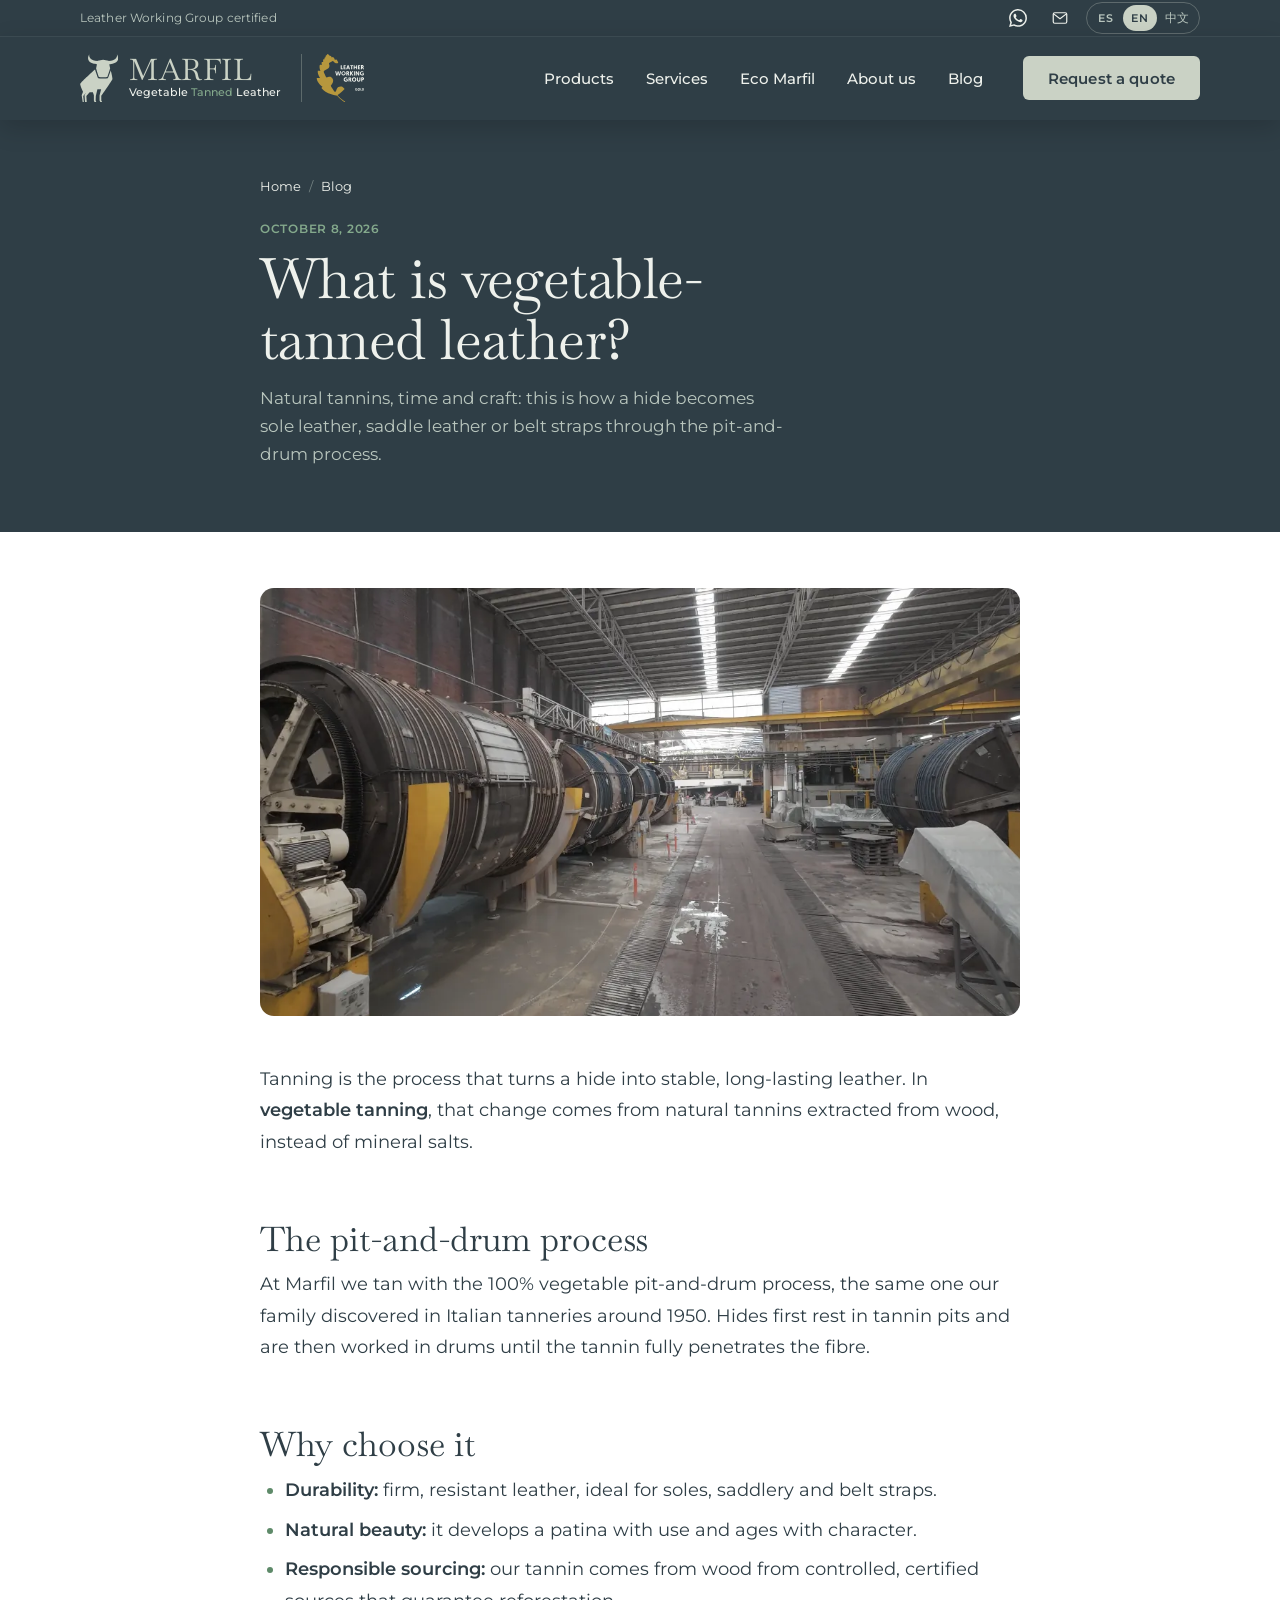
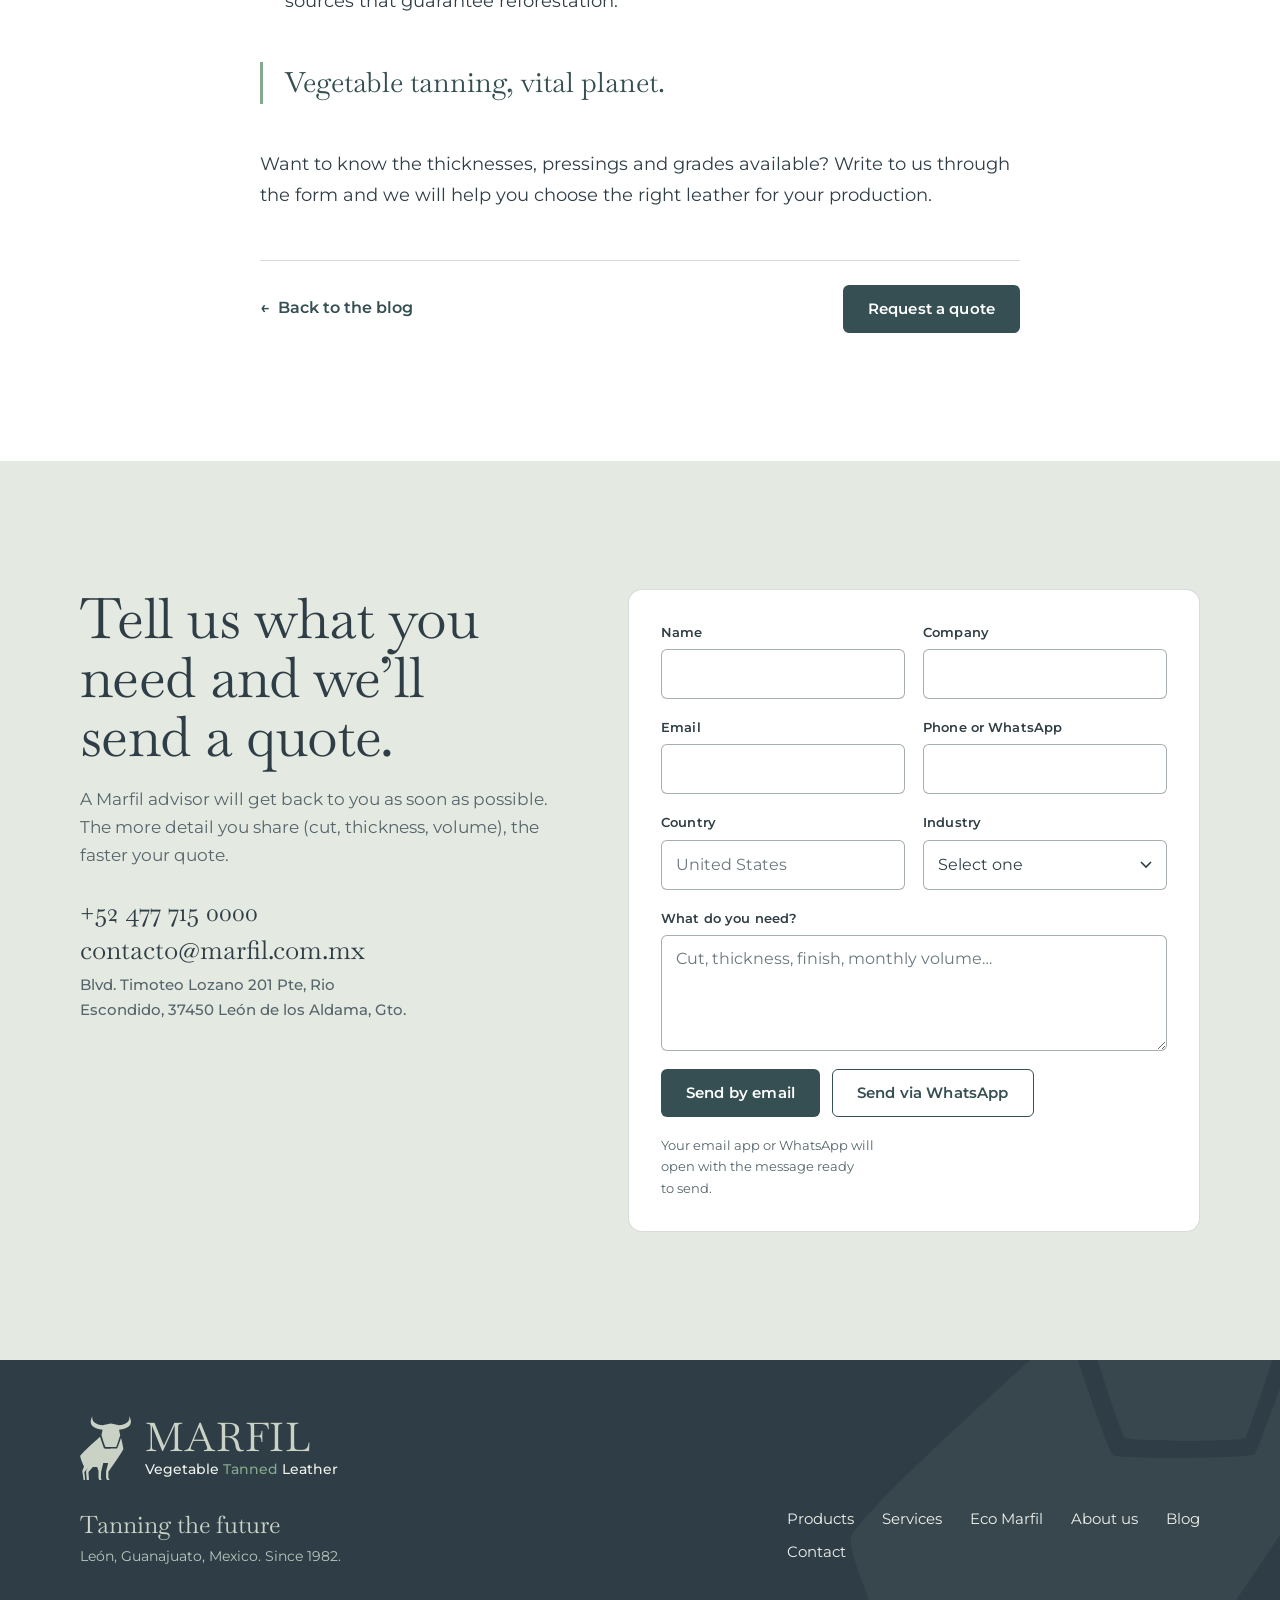
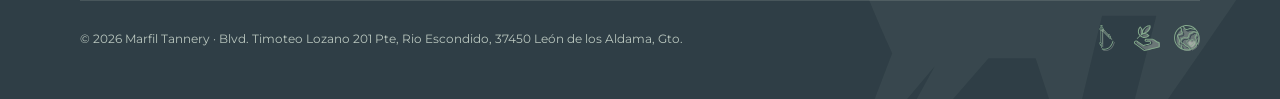
<file: marfil/blog/que-es-la-piel-curtida-al-vegetal.html>
<!doctype html>
<html lang="es">
<head>
<meta charset="utf-8">
<meta name="viewport" content="width=device-width, initial-scale=1, viewport-fit=cover">
<title data-i18n="post.que-es-la-piel-curtida-al-vegetal.m">¿Qué es la piel curtida al vegetal? | Marfil Tannery</title>
<meta name="description" data-i18n-attr="content:post.que-es-la-piel-curtida-al-vegetal.x" content="Taninos naturales, tiempo y oficio: así se transforma una piel en suela, sillero o tira para cinturón con el proceso pila-tambor.">
<meta name="theme-color" content="#2F3E46">
<link rel="icon" href="../img/toro.svg" type="image/svg+xml">
<link rel="preconnect" href="https://fonts.googleapis.com">
<link rel="preconnect" href="https://fonts.gstatic.com" crossorigin>
<link href="https://fonts.googleapis.com/css2?family=Baskervville:ital,wght@0,400..700;1,400..700&family=Montserrat:wght@300..700&display=swap" rel="stylesheet">
<link rel="stylesheet" href="../styles.css">
</head>
<body class="page-inner">
<svg class="sprite" aria-hidden="true" focusable="false" xmlns="http://www.w3.org/2000/svg">
<symbol id="toro" viewBox="109.16 348.43 74.02 93.44"><path d="M 109.165 385.1094 C 109.329 387.7034 131.958 407.9844 138.051 413.4054 C 138.454 412.0704 143.43 396.8104 144.16 396.2994 C 144.926 395.7654 162.538 395.8164 163.073 396.4204 C 163.608 397.0244 168.695 411.5744 168.695 411.5744 C 168.695 411.5744 172.392 397.6074 171.953 394.9234 C 171.514 392.2404 150.217 361.8704 150.217 361.8704 L 150.217 352.9634 L 152.036 350.1314 L 148.308 350.1314 L 146.877 352.9634 L 146.877 362.9494 L 149.953 374.8584 L 142.708 374.8584 L 139.598 361.8704 L 139.275 352.9634 L 140.471 350.1314 L 136.931 350.1314 L 135.845 352.9634 L 135.845 363.1004 L 133.842 369.1824 L 127.552 369.1824 L 121.184 361.8704 L 121.885 350.1314 L 118.602 350.1314 L 117.617 363.1004 L 120.398 368.1594 L 115.111 361.8704 L 116.311 350.1314 L 114.02 350.1314 L 112.111 363.1004 L 114.708 369.8814 C 114.708 369.8814 108.978 382.1514 109.165 385.1094" transform="matrix(1 0 0 -1 0 792)"/><path d="M 127.2363 443.5674 C 127.2363 443.5674 122.4913 432.0644 143.0853 429.9724 L 143.1693 430.3964 L 153.8063 432.4384 L 164.4433 430.3964 L 164.5283 429.9724 C 185.1223 432.0644 180.3773 443.5674 180.3773 443.5674 C 190.2993 427.0884 171.0853 424.0634 165.8263 423.5504 L 167.2553 416.4844 L 167.4763 415.3864 C 167.4763 415.3864 162.3623 399.2464 161.8273 398.6424 C 161.2923 398.0384 146.5513 398.1074 145.7863 398.6424 C 145.0543 399.1524 140.5683 413.9554 140.1663 415.2904 C 140.1463 415.3534 140.1353 415.3864 140.1353 415.3864 L 141.7873 423.5504 C 136.5273 424.0634 117.3143 427.0884 127.2363 443.5674" transform="matrix(1 0 0 -1 0 792)"/></symbol>
<symbol id="ico-precision" viewBox="308.2 301.2 23.3 39.3"><path d="M 313.9 454.9 L 313.4 454.9 L 313.4 456.8 L 313.9 456.6 Z" transform="matrix(1 0 0 -1 0 792)" style="fill:var(--ico-2,#bdd1c2)"/><path d="M 314.2 457.4 L 314.2 457.2 L 312.2 458.3 L 312.2 459.1 C 313.0 459.3 313.6 460.0 313.6 460.8 C 313.6 461.6 313.0 462.3 312.2 462.5 L 312.3 479.8 C 312.6 479.7 313.1 479.5 313.5 479.6 C 313.7 479.6 313.9 479.6 314.1 479.6 Z" transform="matrix(1 0 0 -1 0 792)" style="fill:var(--ico-2,#bdd1c2)"/><path d="M 326.9 469.6 L 327.8 468.7 L 328.2 467.6 L 326.8 469.0 Z" transform="matrix(1 0 0 -1 0 792)" style="fill:var(--ico-2,#bdd1c2)"/><path d="M 325.0 474.0 C 325.6 474.0 326.0 473.6 326.0 473.0 C 326.0 472.4 325.6 472.0 325.0 472.0 C 324.4 472.0 324.0 472.4 324.0 473.0 C 324.0 473.5 324.4 474.0 325.0 474.0" transform="matrix(1 0 0 -1 0 792)" style="fill:var(--ico-2,#bdd1c2)"/><path d="M 323.6 474.0 C 323.4 473.7 323.3 473.4 323.3 473.0 C 323.3 472.0 324.1 471.3 325.0 471.3 C 325.4 471.3 325.7 471.4 326.0 471.6 L 326.6 471.0 L 326.1 469.0 L 315.0 480.0 C 315.5 480.3 316.0 480.7 316.2 481.3 Z" transform="matrix(1 0 0 -1 0 792)" style="fill:var(--ico-2,#bdd1c2)"/><path d="M 311.2 482.5 C 311.2 483.8 312.2 484.9 313.5 484.9 C 314.8 484.9 315.8 483.8 315.8 482.6 C 315.8 481.3 314.8 480.2 313.5 480.2 C 312.2 480.2 311.2 481.3 311.2 482.5" transform="matrix(1 0 0 -1 0 792)" style="fill:var(--ico-2,#bdd1c2)"/><path d="M 311.9 461.8 C 312.4 461.8 312.9 461.4 312.9 460.8 C 312.9 460.2 312.5 459.8 311.9 459.8 C 311.3 459.8 310.9 460.2 310.9 460.8 C 310.9 461.4 311.3 461.8 311.9 461.8" transform="matrix(1 0 0 -1 0 792)" style="fill:var(--ico-2,#bdd1c2)"/><path d="M 313.6 483.6 C 314.1 483.6 314.5 483.1 314.5 482.6 C 314.5 482.0 314.1 481.6 313.6 481.6 C 313.0 481.6 312.6 482.0 312.6 482.6 C 312.6 483.1 313.0 483.6 313.6 483.6 M 313.6 480.9 C 314.5 480.9 315.2 481.7 315.2 482.6 C 315.2 483.5 314.5 484.3 313.6 484.3 C 312.6 484.3 311.9 483.5 311.9 482.6 C 311.9 481.7 312.6 480.9 313.6 480.9" transform="matrix(1 0 0 -1 0 792)" style="fill:var(--ico-2,#bdd1c2)"/><path d="M 320.8 453.1 C 318.7 452.5 316.5 452.4 314.8 452.9 C 314.6 453.0 314.3 452.9 314.2 452.8 C 314.0 452.6 314.0 452.4 314.0 452.2 C 314.1 452.0 314.2 451.8 314.4 451.7 C 315.4 451.5 316.4 451.3 317.5 451.3 C 321.3 451.4 325.2 453.2 327.7 456.3 C 329.3 458.4 330.6 461.0 331.5 464.3 C 331.6 464.6 331.4 464.9 331.1 465.0 C 330.8 465.1 330.4 464.9 330.3 464.6 C 329.1 460.2 326.5 454.7 320.8 453.1" transform="matrix(1 0 0 -1 0 792)" style="fill:var(--ico-2,#bdd1c2)"/><path d="M 309.9 464.0 C 310.4 464.0 310.9 463.5 310.9 463.0 C 310.9 462.4 310.4 461.9 309.9 461.9 C 309.3 461.9 308.8 462.4 308.8 463.0 C 308.8 463.5 309.3 464.0 309.9 464.0 M 309.2 484.7 C 309.2 486.0 310.3 487.0 311.6 487.0 C 312.8 487.0 313.9 486.0 313.9 484.7 C 313.9 483.4 312.8 482.4 311.6 482.4 C 310.3 482.4 309.2 483.4 309.2 484.7 M 310.4 490.2 L 310.9 490.2 L 310.9 487.6 C 310.8 487.6 310.8 487.6 310.7 487.6 L 310.4 487.6 Z M 311.3 490.2 L 311.6 490.2 L 311.6 487.7 C 311.6 487.7 311.6 487.7 311.6 487.7 C 311.5 487.7 311.4 487.7 311.3 487.7 Z M 312.1 490.2 L 312.7 490.2 L 312.7 487.6 L 312.4 487.6 C 312.3 487.6 312.2 487.6 312.1 487.7 Z M 321.6 476.1 C 321.4 475.8 321.3 475.5 321.3 475.1 C 321.3 474.2 322.1 473.4 323.0 473.4 C 323.4 473.4 323.7 473.5 324.0 473.7 L 324.6 473.1 L 324.0 471.1 L 313.0 482.1 C 313.6 482.4 314.0 482.9 314.3 483.4 Z M 323.0 476.1 C 323.6 476.1 324.0 475.7 324.0 475.1 C 324.0 474.5 323.6 474.1 323.0 474.1 C 322.4 474.1 322.0 474.5 322.0 475.1 C 322.0 475.7 322.4 476.1 323.0 476.1 M 324.9 471.7 L 325.8 470.8 L 326.2 469.7 L 324.8 471.1 Z M 312.1 459.5 L 312.1 459.4 L 310.2 460.4 L 310.2 461.3 C 311.0 461.4 311.6 462.1 311.6 463.0 C 311.6 463.8 311.0 464.4 310.2 464.6 L 310.3 482.0 C 310.7 481.8 311.1 481.7 311.6 481.7 C 311.7 481.7 311.9 481.7 312.1 481.7 Z M 311.9 457.0 L 311.4 457.0 L 311.4 459.0 L 311.9 458.7 Z M 308.2 463.0 C 308.2 462.1 308.7 461.4 309.5 461.3 L 309.5 460.0 L 310.9 459.2 L 310.9 456.5 L 312.3 456.5 L 312.3 458.5 L 312.8 458.2 L 312.8 481.4 L 324.4 469.8 L 324.6 470.6 L 327.3 467.9 L 326.2 471.1 L 325.1 472.1 L 325.4 473.3 L 324.5 474.2 C 324.6 474.5 324.7 474.8 324.7 475.1 C 324.7 476.0 323.9 476.8 323.0 476.8 C 322.7 476.8 322.4 476.7 322.1 476.5 L 314.5 484.2 C 314.5 484.3 314.6 484.5 314.6 484.7 C 314.6 485.8 314.0 486.7 313.1 487.3 L 313.1 490.7 L 309.9 490.7 L 309.9 487.2 C 309.1 486.7 308.5 485.8 308.5 484.7 C 308.5 483.8 309.0 483.0 309.6 482.4 L 309.5 464.6 C 308.7 464.5 308.2 463.8 308.2 463.0" transform="matrix(1 0 0 -1 0 792)" style="fill:var(--ico-1,#73ad8e)"/><path d="M 311.6 485.7 C 312.1 485.7 312.5 485.2 312.5 484.7 C 312.5 484.2 312.1 483.7 311.6 483.7 C 311.0 483.7 310.6 484.2 310.6 484.7 C 310.6 485.2 311.0 485.7 311.6 485.7 M 311.6 483.0 C 312.5 483.0 313.2 483.8 313.2 484.7 C 313.2 485.6 312.5 486.4 311.6 486.4 C 310.6 486.4 309.9 485.6 309.9 484.7 C 309.9 483.8 310.6 483.0 311.6 483.0" transform="matrix(1 0 0 -1 0 792)" style="fill:var(--ico-1,#73ad8e)"/><path d="M 318.8 455.2 C 316.7 454.6 314.5 454.6 312.7 455.1 C 312.5 455.1 312.3 455.1 312.1 454.9 C 312.0 454.8 311.9 454.5 312.0 454.3 C 312.0 454.1 312.2 453.9 312.4 453.9 C 313.4 453.6 314.4 453.5 315.4 453.5 C 319.2 453.5 323.1 455.3 325.6 458.4 C 327.3 460.5 328.6 463.0 329.5 466.3 C 329.6 466.7 329.4 467.0 329.1 467.1 C 328.7 467.2 328.4 467.0 328.3 466.7 C 327.1 462.3 324.4 456.8 318.8 455.2" transform="matrix(1 0 0 -1 0 792)" style="fill:var(--ico-1,#73ad8e)"/></symbol>
<symbol id="ico-sustentabilidad" viewBox="301.0 459.6 37.6 37.0"><path d="M 338.6 301.1 C 337.9 301.0 337.0 300.8 335.9 300.6 C 335.9 300.6 335.8 300.5 335.8 300.5 L 335.6 300.5 C 332.7 299.7 327.0 298.3 319.0 296.3 L 319.0 296.3 C 318.7 296.2 318.4 296.2 318.0 296.3 L 305.4 305.5 C 305.3 305.5 305.3 305.5 305.3 305.5 C 305.1 305.6 305.0 305.7 304.9 305.8 C 304.9 305.8 304.9 305.8 304.9 305.8 C 304.6 306.1 304.4 306.5 304.4 306.9 C 304.4 307.7 305.0 308.4 305.8 308.4 C 305.9 308.4 305.9 308.4 305.9 308.4 C 306.1 308.5 306.2 308.5 306.4 308.5 C 306.4 308.4 306.5 308.4 306.6 308.4 C 306.6 308.4 306.7 308.4 306.8 308.3 C 306.8 308.3 306.9 308.3 306.9 308.3 C 306.9 308.2 306.9 308.2 306.9 308.2 L 308.3 307.3 C 308.3 307.2 308.3 307.2 308.3 307.2 L 316.1 302.2 C 316.1 302.2 316.2 302.1 316.3 302.1 C 316.5 302.1 316.9 302.0 317.2 302.1 C 317.3 302.1 317.3 302.1 317.3 302.1 C 317.7 302.2 319.4 302.6 322.3 303.4 L 322.4 303.4 C 323.0 303.6 323.6 303.7 324.2 303.9 C 325.2 304.1 326.0 304.3 326.1 304.4 C 326.2 304.4 326.2 304.4 326.3 304.4 C 327.2 304.9 327.7 305.9 327.7 306.9 C 327.7 308.2 326.7 309.4 325.4 309.6 C 325.4 309.6 325.3 309.6 325.3 309.6 L 320.4 309.6 C 320.0 309.6 319.7 309.9 319.7 310.3 C 319.7 310.7 320.0 311.0 320.4 311.0 L 325.6 311.0 C 326.3 311.0 327.1 311.0 328.2 311.0 C 330.2 311.0 331.7 310.2 332.9 309.4 C 333.2 309.1 333.5 308.9 333.8 308.7 C 335.2 307.7 336.7 306.6 338.6 306.4 L 338.6 301.8 L 338.6 301.1 C 338.6 301.1 338.6 301.1 338.6 301.1" transform="matrix(1 0 0 -1 0 792)" style="fill:var(--ico-2,#bdd1c2)"/><path d="M 323.4 317.0 C 320.4 314.4 315.8 314.4 312.8 317.1 C 312.7 317.2 312.7 317.2 312.7 317.2 C 312.6 317.2 312.6 317.3 312.6 317.3 C 312.6 317.3 312.5 317.3 312.5 317.4 C 312.5 317.4 312.4 317.4 312.4 317.5 C 312.3 317.5 312.3 317.6 312.2 317.7 L 312.1 317.8 C 309.4 320.9 309.4 325.4 312.0 328.5 C 314.5 325.7 314.7 321.5 312.6 318.4 C 312.4 318.1 312.4 317.8 312.7 317.5 C 312.9 317.3 313.3 317.3 313.6 317.5 C 316.6 319.6 320.7 319.3 323.4 317.0" transform="matrix(1 0 0 -1 0 792)" style="fill:var(--ico-2,#bdd1c2)"/><path d="M 315.8 320.9 C 315.8 321.2 315.9 321.6 316.0 322.1 C 316.8 326.7 320.8 330.2 325.5 330.5 C 325.1 325.3 321.0 321.2 315.8 320.9" transform="matrix(1 0 0 -1 0 792)" style="fill:var(--ico-2,#bdd1c2)"/><path d="M 336.6 301.5 C 335.9 301.4 335.0 301.2 333.9 300.9 C 333.9 300.9 333.8 300.9 333.8 300.9 L 333.6 300.8 C 330.7 300.1 325.0 298.7 317.0 296.6 L 317.0 296.6 C 316.7 296.6 316.4 296.6 316.0 296.7 L 303.4 305.8 C 303.3 305.9 303.3 305.9 303.3 305.9 C 303.1 306.0 303.0 306.1 302.9 306.2 C 302.9 306.2 302.9 306.2 302.9 306.2 C 302.6 306.5 302.4 306.9 302.4 307.3 C 302.4 308.1 303.0 308.7 303.8 308.8 C 303.9 308.8 303.9 308.8 303.9 308.8 C 304.1 308.8 304.2 308.8 304.4 308.8 C 304.4 308.8 304.5 308.8 304.6 308.8 C 304.6 308.8 304.7 308.7 304.8 308.7 C 304.8 308.7 304.9 308.6 304.9 308.6 C 304.9 308.6 304.9 308.6 304.9 308.6 L 306.3 307.6 C 306.3 307.6 306.3 307.6 306.3 307.6 L 314.1 302.6 C 314.1 302.5 314.2 302.5 314.3 302.5 C 314.5 302.4 314.9 302.4 315.2 302.4 C 315.3 302.4 315.3 302.4 315.3 302.4 C 315.7 302.5 317.4 302.9 320.3 303.7 L 320.4 303.8 C 321.0 303.9 321.6 304.1 322.2 304.2 C 323.2 304.5 324.0 304.7 324.1 304.7 C 324.2 304.8 324.2 304.8 324.3 304.8 C 325.2 305.3 325.7 306.2 325.7 307.2 C 325.7 308.6 324.7 309.8 323.4 310.0 C 323.4 310.0 323.3 310.0 323.3 310.0 L 318.4 310.0 C 318.0 310.0 317.7 310.3 317.7 310.7 C 317.7 311.1 318.0 311.4 318.4 311.4 L 323.6 311.4 C 324.3 311.4 325.1 311.4 326.2 311.4 C 328.2 311.4 329.7 310.6 330.9 309.7 C 331.2 309.5 331.5 309.3 331.8 309.0 C 333.2 308.0 334.7 307.0 336.6 306.8 L 336.6 302.2 L 336.6 301.5 C 336.6 301.5 336.6 301.5 336.6 301.5 M 337.9 307.8 C 337.8 308.0 337.6 308.1 337.3 308.1 C 335.4 308.1 334.2 309.1 332.7 310.2 C 332.4 310.4 332.0 310.6 331.7 310.9 C 330.3 311.8 328.6 312.8 326.2 312.8 C 325.1 312.8 324.3 312.8 323.6 312.8 L 318.4 312.8 C 317.2 312.8 316.3 311.8 316.3 310.7 C 316.3 309.5 317.2 308.6 318.4 308.6 L 323.2 308.6 C 323.9 308.5 324.3 307.9 324.3 307.2 C 324.3 306.8 324.1 306.3 323.7 306.1 C 323.4 306.0 322.7 305.8 321.9 305.6 C 321.3 305.4 320.6 305.3 320.0 305.1 L 319.9 305.1 C 316.5 304.2 315.4 303.9 315.1 303.8 C 314.9 303.8 314.8 303.8 314.7 303.8 L 307.1 308.7 L 305.7 309.8 C 305.7 309.8 305.6 309.8 305.6 309.8 C 305.5 309.8 305.5 309.9 305.4 309.9 C 305.3 310.0 305.1 310.1 305.0 310.1 C 304.8 310.1 304.7 310.2 304.6 310.2 C 304.2 310.2 304.0 310.2 303.7 310.2 C 302.2 310.0 301.0 308.8 301.0 307.3 C 301.0 306.5 301.3 305.8 301.9 305.2 C 301.9 305.2 301.9 305.2 301.9 305.2 C 302.1 305.0 302.4 304.8 302.6 304.7 L 315.2 295.6 C 315.3 295.5 315.3 295.5 315.4 295.5 L 315.5 295.4 C 315.5 295.4 315.5 295.4 315.5 295.4 C 315.9 295.3 316.3 295.2 316.6 295.2 C 316.8 295.2 317.1 295.2 317.3 295.3 C 317.3 295.3 317.3 295.3 317.3 295.3 L 317.4 295.3 C 325.4 297.3 331.1 298.8 333.9 299.5 C 334.0 299.5 334.0 299.5 334.0 299.5 L 334.3 299.6 C 335.7 299.9 336.7 300.1 337.3 300.1 C 337.7 300.1 338.0 300.4 338.0 300.8 L 338.0 301.3 C 338.0 301.3 338.0 301.4 338.0 301.4 L 338.0 307.3 C 338.1 307.5 338.0 307.7 337.9 307.8" transform="matrix(1 0 0 -1 0 792)" style="fill:var(--ico-1,#73ad8e)"/><path d="M 313.8 321.2 C 313.8 321.6 313.9 322.0 314.0 322.4 C 314.8 327.1 318.8 330.6 323.5 330.9 C 323.1 325.7 319.0 321.6 313.8 321.2 M 321.4 317.3 C 318.4 314.8 313.8 314.8 310.8 317.5 C 310.7 317.5 310.7 317.6 310.7 317.6 C 310.6 317.6 310.6 317.6 310.6 317.6 C 310.6 317.7 310.5 317.7 310.5 317.7 C 310.5 317.8 310.4 317.8 310.4 317.8 C 310.3 317.9 310.3 318.0 310.2 318.0 L 310.1 318.2 C 307.4 321.2 307.4 325.8 310.0 328.9 C 312.5 326.1 312.7 321.9 310.6 318.8 C 310.4 318.5 310.4 318.1 310.7 317.9 C 310.9 317.7 311.3 317.6 311.6 317.8 C 314.6 319.9 318.7 319.7 321.4 317.3 M 324.9 331.6 L 324.9 331.6 C 324.9 332.0 324.6 332.3 324.2 332.3 L 324.2 332.3 C 324.2 332.3 324.2 332.3 324.2 332.3 C 319.3 332.3 315.1 329.3 313.3 325.0 C 313.0 326.9 312.1 328.7 310.6 330.2 C 310.6 330.2 310.5 330.3 310.5 330.3 C 310.5 330.3 310.4 330.3 310.4 330.4 C 310.2 330.6 309.7 330.6 309.5 330.4 C 309.5 330.4 309.4 330.3 309.4 330.3 C 305.9 326.8 305.7 321.0 309.1 317.2 L 309.1 317.2 L 304.9 313.0 L 305.6 312.3 L 309.8 316.5 L 309.8 316.5 C 311.7 314.8 313.9 314.0 316.2 314.0 C 318.6 314.0 321.1 315.0 322.9 316.8 C 322.9 316.8 323.0 316.9 323.0 316.9 C 323.2 317.1 323.2 317.5 323.0 317.8 C 323.0 317.8 322.9 317.8 322.9 317.9 C 321.4 319.4 319.4 320.3 317.3 320.6 C 321.8 322.2 324.9 326.5 324.9 331.6" transform="matrix(1 0 0 -1 0 792)" style="fill:var(--ico-1,#73ad8e)"/></symbol>
<symbol id="ico-mundo" viewBox="302.4 617.0 34.8 34.9"><path d="M 314.1 141.8 C 314.0 141.8 314.0 141.8 314.0 141.8 C 308.9 144.6 305.7 149.9 305.7 155.7 C 305.7 160.5 307.8 164.9 311.4 167.9 C 311.7 168.1 311.9 168.3 312.2 168.5 C 313.1 168.5 313.4 168.4 313.6 167.0 C 313.7 166.7 313.7 166.4 313.6 166.0 C 313.6 165.5 313.5 165.0 313.7 164.5 C 313.8 164.1 314.1 163.9 314.4 163.6 C 314.7 163.3 314.9 163.0 314.9 162.7 C 315.0 161.4 313.6 161.1 311.8 160.8 C 311.7 160.7 311.5 160.7 311.3 160.7 C 310.9 160.6 310.4 160.5 310.1 160.3 C 309.2 160.0 308.7 159.5 308.4 158.8 C 308.1 157.6 308.9 156.4 309.6 155.5 C 310.7 154.2 311.3 152.3 311.0 150.9 C 310.9 150.5 310.8 150.2 310.7 149.9 C 310.3 148.8 309.9 147.5 311.2 146.5 C 311.7 146.1 312.1 145.9 312.4 145.7 C 312.6 145.6 312.8 145.5 313.0 145.4 C 313.4 145.1 313.7 144.8 313.9 144.1 C 314.1 143.3 314.1 142.5 314.1 141.8" transform="matrix(1 0 0 -1 0 792)" style="fill:var(--ico-2,#bdd1c2)"/><path d="M 333.5 145.4 C 331.8 143.3 329.5 141.8 327.0 140.9 C 326.9 140.8 326.8 140.8 326.8 140.8 C 325.5 142.5 323.3 144.7 320.9 145.3 C 319.9 145.6 319.6 146.0 319.1 146.6 C 319.0 146.8 318.8 147.0 318.6 147.3 C 317.9 148.1 317.2 148.4 316.4 148.8 C 316.2 148.8 316.0 148.9 315.8 149.0 C 314.5 149.6 314.0 150.7 314.2 152.1 C 314.6 154.3 316.8 155.1 318.6 155.1 C 318.7 155.1 318.8 155.1 318.9 155.1 C 319.4 155.0 319.9 155.0 320.3 154.9 C 321.4 154.7 322.4 154.5 323.6 155.7 C 324.5 156.5 324.7 157.4 324.8 158.3 C 324.9 158.8 325.0 159.2 325.2 159.7 C 325.4 160.2 325.7 160.7 326.1 161.0 C 326.4 161.2 326.7 161.2 327.0 161.2 C 327.2 161.1 327.4 161.1 327.7 161.2 C 328.3 161.4 328.6 161.8 328.9 162.2 C 329.3 162.7 329.7 163.2 330.6 163.3 C 331.7 163.3 333.9 162.7 334.5 161.6 C 334.8 161.1 334.7 160.6 334.4 160.0 C 334.1 159.6 333.7 159.3 333.4 159.0 L 333.4 159.0 C 332.9 158.5 332.3 158.0 332.1 156.8 C 331.9 155.7 332.4 155.2 332.8 154.8 C 333.1 154.5 333.3 154.2 333.5 153.8 C 333.7 153.1 333.5 152.4 333.2 151.7 C 333.0 151.0 332.8 150.3 332.9 149.6 C 332.9 149.4 333.0 149.2 333.0 148.9 C 333.0 148.5 333.5 146.9 333.8 145.8 C 333.7 145.6 333.6 145.5 333.5 145.4" transform="matrix(1 0 0 -1 0 792)" style="fill:var(--ico-2,#bdd1c2)"/><path d="M 334.7 147.2 C 334.5 148.1 334.3 148.9 334.3 149.0 C 334.2 149.3 334.2 149.6 334.2 149.8 C 334.1 150.2 334.3 150.8 334.4 151.3 C 334.7 152.2 335.1 153.1 334.7 154.2 C 334.4 154.9 334.0 155.3 333.7 155.6 C 333.4 156.0 333.3 156.1 333.4 156.6 C 333.5 157.3 333.7 157.6 334.3 158.1 L 334.3 158.1 C 334.4 158.1 334.4 158.2 334.5 158.3 C 334.6 158.4 334.7 158.5 334.8 158.6 C 334.9 158.7 335.0 158.8 335.1 158.9 C 335.2 159.0 335.3 159.2 335.4 159.3 C 336.3 160.6 335.9 161.6 335.6 162.2 C 335.3 162.7 334.9 163.1 334.3 163.5 C 333.1 164.3 331.5 164.7 330.5 164.6 C 328.9 164.5 328.2 163.6 327.8 163.0 C 327.6 162.7 327.4 162.5 327.2 162.4 C 327.2 162.4 327.1 162.5 327.1 162.5 C 326.7 162.5 326.0 162.6 325.3 162.1 C 324.7 161.6 324.2 160.9 324.0 160.3 C 323.7 159.6 323.6 159.0 323.5 158.5 C 323.4 157.7 323.3 157.2 322.7 156.7 C 321.9 155.9 321.5 156.0 320.4 156.2 C 320.0 156.3 319.5 156.4 318.9 156.4 C 316.5 156.5 313.5 155.5 312.9 152.4 C 312.6 150.7 313.2 149.2 314.6 148.2 C 314.8 148.1 315.0 148.0 315.2 147.9 C 315.5 147.8 315.7 147.7 315.9 147.6 C 316.3 147.4 316.7 147.2 317.0 147.0 C 317.2 146.9 317.4 146.7 317.6 146.5 C 317.8 146.3 317.9 146.1 318.1 145.9 C 318.4 145.4 318.7 145.0 319.3 144.7 C 319.6 144.5 320.0 144.3 320.6 144.1 C 321.2 143.9 321.8 143.6 322.4 143.3 C 323.6 142.5 324.6 141.5 325.4 140.4 C 324.1 140.1 322.8 139.9 321.5 139.9 C 319.3 139.9 317.2 140.4 315.3 141.2 C 315.3 141.3 315.3 141.5 315.3 141.6 C 315.3 141.6 315.3 141.6 315.3 141.6 C 315.3 141.8 315.3 141.9 315.4 142.0 C 315.4 142.1 315.4 142.1 315.4 142.2 C 315.4 142.3 315.4 142.4 315.4 142.5 C 315.4 142.5 315.4 142.6 315.4 142.6 C 315.4 142.7 315.3 142.8 315.3 142.9 C 315.3 143.0 315.3 143.0 315.3 143.1 C 315.3 143.2 315.3 143.3 315.3 143.4 C 315.3 143.4 315.3 143.5 315.3 143.5 C 315.3 143.6 315.2 143.7 315.2 143.8 C 315.2 143.9 315.2 143.9 315.2 144.0 C 315.2 144.1 315.1 144.3 315.1 144.4 C 314.7 146.0 313.8 146.4 313.0 146.8 C 312.7 147.0 312.4 147.2 312.0 147.4 C 311.5 147.9 311.5 148.3 311.9 149.4 C 312.0 149.8 312.2 150.2 312.3 150.6 C 312.6 152.4 311.9 154.7 310.6 156.3 C 309.9 157.2 309.5 158.0 309.7 158.4 C 309.7 158.5 309.7 158.5 309.7 158.5 C 309.8 158.6 309.8 158.7 309.9 158.8 C 310.1 158.9 310.2 159.0 310.4 159.1 C 310.4 159.1 310.5 159.1 310.6 159.2 C 310.9 159.3 311.5 159.4 312.0 159.5 C 313.7 159.8 316.3 160.3 316.2 162.8 C 316.1 163.6 315.6 164.1 315.3 164.5 C 315.1 164.7 315.0 164.8 314.9 164.9 C 314.8 165.2 314.9 165.5 314.9 165.9 C 314.9 166.3 315.0 166.8 314.9 167.2 C 314.9 167.4 314.8 167.5 314.8 167.7 C 314.8 167.7 314.8 167.7 314.8 167.8 C 314.8 167.9 314.7 167.9 314.7 168.0 C 314.7 168.1 314.7 168.1 314.7 168.1 C 314.6 168.2 314.6 168.3 314.6 168.3 C 314.6 168.4 314.6 168.4 314.6 168.4 C 314.5 168.5 314.5 168.6 314.5 168.6 C 314.5 168.7 314.4 168.7 314.4 168.7 C 314.4 168.8 314.3 168.9 314.3 168.9 C 314.3 168.9 314.3 169.0 314.3 169.0 C 314.2 169.0 314.2 169.1 314.1 169.1 C 314.1 169.1 314.1 169.2 314.1 169.2 C 314.0 169.2 314.0 169.3 313.9 169.3 C 313.9 169.3 313.9 169.3 313.9 169.3 C 313.8 169.4 313.8 169.4 313.7 169.4 C 313.7 169.4 313.7 169.4 313.7 169.5 C 314.4 169.9 315.2 170.2 315.9 170.5 C 316.0 170.5 316.0 170.5 316.0 170.5 C 316.6 170.3 317.0 169.7 317.4 169.0 C 317.8 168.3 318.3 167.5 319.2 166.9 C 320.0 166.4 320.7 166.1 321.5 166.1 C 322.4 166.1 323.1 166.4 323.8 166.8 L 323.6 167.3 L 323.9 166.8 C 324.2 166.9 324.6 167.1 325.0 167.2 C 326.6 167.7 327.9 167.3 329.6 166.8 C 330.1 166.7 330.5 166.6 330.9 166.4 C 331.0 166.4 331.1 166.4 331.2 166.4 C 331.2 166.4 331.2 166.4 331.3 166.4 C 331.3 166.4 331.4 166.4 331.4 166.4 C 331.5 166.4 331.5 166.4 331.5 166.4 C 331.6 166.3 331.7 166.3 331.7 166.3 C 331.8 166.3 331.8 166.3 331.8 166.3 C 331.9 166.4 331.9 166.4 332.0 166.4 C 332.0 166.4 332.1 166.4 332.1 166.4 C 332.2 166.4 332.2 166.4 332.3 166.4 C 332.3 166.4 332.4 166.4 332.4 166.4 C 332.5 166.4 332.5 166.4 332.6 166.4 C 332.6 166.4 332.7 166.4 332.7 166.4 C 332.8 166.4 332.8 166.5 332.9 166.5 C 332.9 166.5 333.0 166.5 333.0 166.5 C 333.0 166.5 333.0 166.5 333.0 166.5 C 335.8 163.6 337.3 159.7 337.3 155.7 C 337.3 152.6 336.4 149.7 334.7 147.2" transform="matrix(1 0 0 -1 0 792)" style="fill:var(--ico-2,#bdd1c2)"/><path d="M 329.9 153.6 C 328.6 153.9 327.3 153.4 326.5 152.5 C 325.6 153.5 324.3 153.9 323.1 153.6 C 321.8 153.2 321.1 152.2 321.1 150.9 C 321.1 147.9 326.0 144.4 326.2 144.3 L 326.5 144.1 L 326.7 144.3 C 326.9 144.4 331.9 147.9 331.9 150.9 C 331.9 152.2 331.1 153.2 329.9 153.6" transform="matrix(1 0 0 -1 0 792)" style="fill:var(--ico-2,#bdd1c2)"/><path d="M 326.5 145.1 C 325.0 146.2 321.9 148.9 321.9 150.9 C 321.9 151.8 322.4 152.5 323.3 152.8 C 323.5 152.8 323.7 152.8 323.9 152.8 C 324.7 152.8 325.6 152.5 326.1 151.5 L 326.5 150.9 L 326.9 151.5 C 327.5 152.6 328.7 153.0 329.7 152.7 C 330.1 152.6 331.1 152.2 331.1 150.9 C 331.1 148.9 328.0 146.2 326.5 145.1" transform="matrix(1 0 0 -1 0 792)" style="fill:var(--ico-2,#bdd1c2)"/><path d="M 332.7 149.3 C 332.5 150.2 332.3 151.0 332.3 151.2 C 332.2 151.4 332.2 151.7 332.2 151.9 C 332.1 152.3 332.3 152.9 332.4 153.4 C 332.7 154.3 333.1 155.3 332.7 156.3 C 332.4 157.0 332.0 157.4 331.7 157.8 C 331.4 158.1 331.3 158.2 331.4 158.8 C 331.5 159.5 331.7 159.7 332.3 160.2 L 332.3 160.2 C 332.4 160.3 332.4 160.3 332.5 160.4 C 332.6 160.5 332.7 160.6 332.8 160.7 C 332.9 160.8 333.0 160.9 333.1 161.0 C 333.2 161.2 333.3 161.3 333.4 161.4 C 334.3 162.7 333.9 163.8 333.6 164.3 C 333.3 164.8 332.8 165.3 332.3 165.6 C 331.1 166.4 329.5 166.8 328.5 166.7 C 326.9 166.6 326.2 165.7 325.8 165.1 C 325.6 164.8 325.4 164.6 325.2 164.6 C 325.2 164.6 325.1 164.6 325.1 164.6 C 324.7 164.6 324.0 164.7 323.3 164.2 C 322.7 163.7 322.2 163.0 322.0 162.4 C 321.7 161.8 321.6 161.2 321.5 160.6 C 321.4 159.8 321.3 159.3 320.7 158.8 C 319.9 158.0 319.5 158.1 318.4 158.3 C 318.0 158.4 317.5 158.5 316.9 158.5 C 314.5 158.6 311.5 157.7 310.9 154.5 C 310.6 152.8 311.2 151.3 312.6 150.4 C 312.8 150.2 313.0 150.1 313.2 150.0 C 313.5 149.9 313.7 149.8 313.9 149.7 C 314.3 149.5 314.7 149.3 315.0 149.1 C 315.2 149.0 315.4 148.8 315.6 148.6 C 315.8 148.4 315.9 148.2 316.1 148.0 C 316.4 147.6 316.7 147.1 317.3 146.8 C 317.6 146.6 318.0 146.4 318.6 146.2 C 319.2 146.1 319.8 145.8 320.4 145.4 C 321.6 144.6 322.6 143.6 323.4 142.5 C 322.1 142.2 320.8 142.0 319.5 142.0 C 317.3 142.0 315.2 142.5 313.3 143.3 C 313.3 143.5 313.3 143.6 313.3 143.7 C 313.3 143.7 313.3 143.7 313.3 143.7 C 313.3 143.9 313.3 144.0 313.4 144.2 C 313.4 144.2 313.4 144.3 313.4 144.3 C 313.4 144.4 313.4 144.5 313.4 144.6 C 313.4 144.6 313.4 144.7 313.4 144.8 C 313.4 144.8 313.3 144.9 313.3 145.0 C 313.3 145.1 313.3 145.1 313.3 145.2 C 313.3 145.3 313.3 145.4 313.3 145.5 C 313.3 145.5 313.3 145.6 313.3 145.6 C 313.3 145.7 313.2 145.8 313.2 145.9 C 313.2 146.0 313.2 146.0 313.2 146.1 C 313.2 146.2 313.1 146.4 313.1 146.5 C 312.7 148.1 311.8 148.5 311.0 148.9 C 310.7 149.1 310.4 149.3 310.0 149.6 C 309.5 150.0 309.5 150.4 309.9 151.6 C 310.0 151.9 310.2 152.3 310.3 152.7 C 310.6 154.5 309.9 156.9 308.6 158.4 C 307.9 159.3 307.5 160.1 307.7 160.5 C 307.7 160.6 307.7 160.6 307.7 160.6 C 307.8 160.7 307.8 160.8 307.9 160.9 C 308.1 161.0 308.2 161.1 308.4 161.2 C 308.4 161.2 308.5 161.3 308.6 161.3 C 308.9 161.4 309.5 161.5 310.0 161.6 C 311.6 161.9 314.3 162.4 314.2 164.9 C 314.1 165.7 313.6 166.2 313.3 166.6 C 313.1 166.8 313.0 166.9 312.9 167.1 C 312.8 167.3 312.9 167.6 312.9 168.0 C 312.9 168.4 313.0 168.9 312.9 169.4 C 312.9 169.5 312.8 169.6 312.8 169.8 C 312.8 169.8 312.8 169.8 312.8 169.9 C 312.8 170.0 312.7 170.1 312.7 170.1 C 312.7 170.2 312.7 170.2 312.7 170.3 C 312.6 170.3 312.6 170.4 312.6 170.5 C 312.6 170.5 312.6 170.5 312.6 170.6 C 312.5 170.6 312.5 170.7 312.5 170.7 C 312.4 170.8 312.4 170.8 312.4 170.8 C 312.4 170.9 312.3 171.0 312.3 171.1 C 312.3 171.1 312.3 171.1 312.2 171.1 C 312.2 171.1 312.2 171.2 312.1 171.2 C 312.1 171.3 312.1 171.3 312.0 171.3 C 312.0 171.3 312.0 171.4 311.9 171.4 C 311.9 171.4 311.9 171.4 311.9 171.5 C 311.8 171.5 311.8 171.5 311.7 171.5 C 311.7 171.5 311.7 171.6 311.7 171.6 C 312.4 172.0 313.2 172.3 313.9 172.6 C 314.0 172.6 314.0 172.6 314.0 172.6 C 314.6 172.4 315.0 171.8 315.4 171.1 C 315.8 170.4 316.3 169.6 317.2 169.1 C 318.0 168.5 318.7 168.2 319.5 168.2 C 320.4 168.2 321.1 168.6 321.8 168.9 L 321.6 169.5 L 321.9 168.9 C 322.2 169.1 322.6 169.2 323.0 169.4 C 324.6 169.9 325.9 169.4 327.6 168.9 C 328.1 168.8 328.5 168.7 328.9 168.6 C 329.0 168.5 329.1 168.5 329.2 168.5 C 329.2 168.5 329.2 168.5 329.3 168.5 C 329.3 168.5 329.4 168.5 329.4 168.5 C 329.5 168.5 329.5 168.5 329.5 168.5 C 329.6 168.5 329.7 168.5 329.7 168.5 C 329.8 168.5 329.8 168.5 329.8 168.5 C 329.9 168.5 329.9 168.5 330.0 168.5 L 330.1 168.5 C 330.2 168.5 330.2 168.5 330.3 168.5 C 330.3 168.5 330.4 168.5 330.4 168.5 C 330.5 168.5 330.5 168.5 330.6 168.5 C 330.6 168.5 330.7 168.5 330.7 168.5 C 330.8 168.6 330.8 168.6 330.9 168.6 C 330.9 168.6 331.0 168.6 331.0 168.6 C 331.0 168.6 331.0 168.6 331.0 168.6 C 333.8 165.7 335.3 161.9 335.3 157.8 C 335.3 154.8 334.4 151.8 332.7 149.3 M 331.5 147.5 C 329.8 145.5 327.5 143.9 325.0 143.0 C 324.9 142.9 324.8 142.9 324.7 142.9 C 323.5 144.7 321.3 146.8 318.9 147.5 C 317.9 147.7 317.6 148.1 317.1 148.7 C 317.0 148.9 316.8 149.2 316.6 149.4 C 315.9 150.2 315.2 150.5 314.4 150.9 C 314.2 151.0 314.0 151.0 313.8 151.1 C 312.5 151.8 311.9 152.8 312.2 154.3 C 312.6 156.4 314.8 157.2 316.6 157.2 C 316.7 157.2 316.8 157.2 316.9 157.2 C 317.4 157.2 317.9 157.1 318.3 157.0 C 319.4 156.8 320.4 156.6 321.6 157.8 C 322.5 158.6 322.7 159.5 322.8 160.4 C 322.9 160.9 323.0 161.3 323.2 161.9 C 323.4 162.3 323.7 162.8 324.1 163.1 C 324.4 163.3 324.7 163.3 325.0 163.3 C 325.2 163.2 325.4 163.2 325.7 163.3 C 326.3 163.5 326.6 163.9 326.9 164.3 C 327.3 164.9 327.7 165.4 328.6 165.4 C 329.7 165.5 331.9 164.8 332.5 163.7 C 332.8 163.2 332.7 162.7 332.4 162.1 C 332.1 161.7 331.7 161.4 331.4 161.1 L 331.4 161.1 C 330.9 160.6 330.3 160.1 330.1 158.9 C 329.9 157.8 330.4 157.3 330.8 156.9 C 331.1 156.6 331.3 156.3 331.5 155.9 C 331.7 155.2 331.5 154.6 331.2 153.8 C 331.0 153.1 330.8 152.4 330.9 151.7 C 330.9 151.5 331.0 151.3 331.0 151.0 C 331.0 150.6 331.5 149.0 331.8 147.9 C 331.7 147.8 331.6 147.6 331.5 147.5 M 312.1 143.9 C 312.0 143.9 312.0 143.9 312.0 144.0 C 306.9 146.7 303.7 152.0 303.7 157.8 C 303.7 162.6 305.8 167.0 309.4 170.0 C 309.7 170.2 309.9 170.4 310.2 170.6 C 311.1 170.6 311.4 170.5 311.6 169.2 C 311.7 168.8 311.7 168.5 311.6 168.1 C 311.6 167.7 311.5 167.2 311.7 166.7 C 311.8 166.3 312.1 166.0 312.3 165.7 C 312.7 165.4 312.9 165.1 312.9 164.8 C 313.0 163.5 311.6 163.2 309.8 162.9 C 309.7 162.8 309.5 162.8 309.3 162.8 C 308.9 162.7 308.4 162.6 308.1 162.5 C 307.2 162.1 306.6 161.6 306.4 160.9 C 306.1 159.7 306.9 158.5 307.6 157.6 C 308.7 156.4 309.3 154.4 309.0 153.0 C 308.9 152.7 308.8 152.3 308.7 152.0 C 308.3 150.9 307.9 149.7 309.2 148.6 C 309.7 148.2 310.1 148.0 310.4 147.8 C 310.6 147.7 310.8 147.6 311.0 147.5 C 311.4 147.2 311.7 146.9 311.9 146.2 C 312.1 145.4 312.1 144.7 312.1 143.9 M 319.5 173.6 C 323.3 173.6 327.0 172.3 329.9 169.7 C 329.6 169.7 329.4 169.7 329.2 169.8 C 328.8 169.9 328.4 170.0 328.0 170.1 C 326.2 170.7 324.6 171.2 322.6 170.6 C 322.2 170.4 321.7 170.2 321.3 170.1 L 321.3 170.0 C 320.8 169.8 320.4 169.6 319.9 169.5 C 319.8 169.5 319.7 169.5 319.5 169.5 C 319.0 169.5 318.5 169.7 317.9 170.1 C 317.3 170.5 316.9 171.1 316.5 171.8 C 316.2 172.3 315.9 172.8 315.5 173.1 C 316.8 173.5 318.1 173.6 319.5 173.6 M 330.8 170.6 C 327.6 173.4 323.6 174.9 319.5 174.9 C 318.0 174.9 316.6 174.7 315.2 174.4 C 314.7 174.3 314.3 174.1 313.8 173.9 L 313.8 173.9 C 312.3 173.4 310.9 172.7 309.6 171.8 C 309.3 171.5 308.9 171.3 308.6 171.0 C 304.7 167.8 302.4 163.0 302.4 157.8 C 302.4 151.6 305.8 145.8 311.4 142.8 C 311.6 142.7 311.9 142.5 312.3 142.4 C 314.5 141.3 317.0 140.8 319.5 140.8 C 321.2 140.8 322.8 141.0 324.4 141.5 C 324.4 141.5 324.5 141.5 324.5 141.5 C 324.6 141.5 324.6 141.5 324.7 141.5 C 324.9 141.6 325.2 141.7 325.4 141.8 C 328.1 142.8 330.6 144.5 332.5 146.7 C 332.7 146.9 332.9 147.1 333.1 147.4 C 333.1 147.5 333.2 147.6 333.2 147.7 C 335.4 150.6 336.5 154.1 336.5 157.8 C 336.5 162.3 334.8 166.5 331.7 169.7 C 331.4 170.0 331.1 170.4 330.8 170.6" transform="matrix(1 0 0 -1 0 792)" style="fill:var(--ico-1,#73ad8e)"/><path d="M 324.5 147.2 C 323.0 148.3 319.9 151.0 319.9 153.0 C 319.9 153.9 320.4 154.6 321.3 154.9 C 321.5 154.9 321.7 154.9 321.9 154.9 C 322.7 154.9 323.6 154.6 324.1 153.6 L 324.5 153.0 L 324.9 153.6 C 325.5 154.8 326.7 155.1 327.7 154.9 C 328.1 154.7 329.1 154.3 329.1 153.0 C 329.1 151.0 326.0 148.3 324.5 147.2 M 327.9 155.7 C 326.6 156.0 325.3 155.6 324.5 154.6 C 323.6 155.6 322.3 156.0 321.1 155.7 C 319.8 155.4 319.1 154.3 319.1 153.0 C 319.1 150.0 324.0 146.5 324.2 146.4 L 324.5 146.2 L 324.7 146.4 C 324.9 146.5 329.9 150.0 329.9 153.0 C 329.9 154.3 329.1 155.4 327.9 155.7" transform="matrix(1 0 0 -1 0 792)" style="fill:var(--ico-1,#73ad8e)"/></symbol>
<symbol id="lwg" viewBox="447.8 455.4 65.3 66.0"><path d="M 447.8 303.5 C 448.7 303.6 449.6 303.6 450.5 303.6 C 450.9 303.7 451.4 303.6 451.8 303.5 C 452.0 303.5 452.3 303.5 452.6 303.5 C 452.5 303.8 452.4 303.9 452.3 304.1 C 450.8 306.0 449.8 308.3 449.4 310.7 C 449.3 311.6 449.4 312.5 449.4 313.4 C 449.7 313.6 450.1 313.6 450.5 313.6 C 451.2 313.5 451.9 313.4 452.6 313.2 C 452.7 313.2 452.9 313.2 453.0 313.2 C 452.8 313.9 452.6 314.5 452.4 315.1 C 452.1 316.2 451.9 317.3 451.8 318.4 C 451.8 319.3 451.8 320.2 452.0 321.0 C 452.1 321.6 452.2 321.8 452.9 321.7 C 453.4 321.7 453.9 321.5 454.4 321.4 C 454.5 321.4 454.7 321.3 455.0 321.2 C 454.9 321.7 454.8 322.1 454.7 322.5 C 454.6 323.5 454.6 324.4 454.8 325.4 C 454.8 325.7 455.0 325.7 455.3 325.7 C 455.7 325.7 456.2 325.6 456.7 325.5 C 456.9 326.1 456.6 326.7 456.7 327.3 C 456.7 327.9 456.8 328.5 456.9 329.0 C 457.5 329.5 457.9 329.1 458.4 329.1 C 458.5 329.6 458.6 330.2 458.6 330.7 C 458.7 330.9 458.7 331.0 458.8 331.1 C 459.0 332.0 459.2 332.1 460.1 331.9 C 460.1 332.1 460.1 332.2 460.1 332.4 C 460.1 332.8 460.2 333.2 460.2 333.6 C 460.4 334.3 460.4 334.3 461.0 334.4 C 461.5 335.0 462.0 335.6 462.5 336.2 C 462.8 336.6 462.9 336.6 463.4 336.3 C 464.3 335.9 464.9 335.2 465.5 334.4 C 465.7 334.1 465.8 333.9 466.0 333.7 C 466.2 333.8 466.4 333.9 466.6 334.1 C 467.8 333.4 468.2 333.0 468.6 331.7 C 469.1 331.9 469.6 332.1 470.1 332.4 C 471.7 331.6 472.4 330.1 472.9 328.5 C 473.4 328.7 473.8 328.8 474.2 329.0 C 474.6 329.3 475.0 329.2 475.4 328.8 C 476.5 327.6 477.2 326.2 477.4 324.5 C 477.4 324.5 477.4 324.4 477.4 324.3 C 475.9 323.5 474.4 323.5 473.0 324.4 C 472.2 324.8 471.6 325.4 471.1 326.2 C 470.5 327.1 470.2 327.1 469.3 326.6 C 468.0 325.9 466.8 325.2 465.5 324.6 C 464.7 324.1 464.6 323.8 464.8 322.9 C 465.0 322.4 465.1 321.9 465.3 321.4 C 465.6 319.8 465.1 317.7 463.5 316.8 C 461.9 315.8 460.3 314.8 458.7 313.9 C 457.7 313.3 457.2 312.4 457.8 311.2 C 458.2 310.3 458.6 309.3 459.1 308.4 C 459.6 307.3 460.0 306.3 460.5 305.2 C 460.9 304.5 461.7 304.2 462.5 304.6 C 463.2 304.9 463.9 305.2 464.7 305.3 C 465.8 305.5 467.0 305.6 467.9 304.8 C 469.5 303.7 470.5 302.1 470.5 300.0 C 470.5 299.0 470.3 298.0 469.9 297.1 C 469.3 295.9 468.6 294.8 467.7 293.8 C 467.2 293.3 467.2 292.8 467.5 292.3 C 468.0 291.4 468.5 290.6 469.0 289.8 C 469.9 288.4 470.8 287.0 471.6 285.7 C 471.9 285.2 472.3 284.8 472.9 284.6 C 473.4 284.5 473.7 284.5 474.0 284.9 C 474.3 285.3 474.4 285.7 474.6 286.1 C 474.9 286.9 475.1 287.7 475.5 288.5 C 476.0 289.6 476.7 290.5 477.7 291.1 C 479.1 291.8 480.5 292.2 482.1 291.8 C 482.8 291.6 483.4 291.3 483.9 290.8 C 484.7 290.1 485.4 289.3 486.2 288.5 C 485.5 287.8 484.8 287.0 484.2 286.3 C 482.5 284.5 480.7 282.9 478.7 281.5 C 478.2 281.2 477.7 280.9 477.2 280.5 C 477.1 280.5 476.9 280.4 476.8 280.3 C 476.5 280.1 476.5 279.9 476.8 279.6 C 477.1 279.3 477.4 278.9 477.7 278.6 C 479.8 276.4 482.1 274.4 484.7 272.8 C 485.3 272.4 485.9 272.1 486.5 271.7 C 487.1 271.4 487.2 271.2 486.7 270.6 C 486.6 270.5 486.6 270.5 486.6 270.4 L 486.0 270.4 C 486.0 270.5 486.0 270.5 486.0 270.5 C 484.6 271.6 483.1 272.7 481.7 273.8 C 479.8 275.4 477.9 277.0 476.3 278.9 C 476.0 279.3 475.5 279.5 475.0 279.6 C 474.9 279.6 474.7 279.6 474.6 279.6 C 472.3 280.0 470.1 280.5 468.0 281.2 C 465.2 282.1 462.5 283.3 460.0 284.8 C 458.1 286.0 456.4 287.5 454.9 289.2 C 454.4 289.8 454.5 290.4 455.2 290.8 C 455.5 291.0 455.8 291.2 456.1 291.4 C 455.9 291.5 455.8 291.6 455.7 291.7 C 455.1 292.1 454.5 292.4 454.0 292.9 C 452.4 294.1 451.1 295.6 450.1 297.3 C 449.2 298.8 448.3 300.3 448.0 302.0 C 447.9 302.1 447.8 302.2 447.8 302.3 Z" transform="matrix(1 0 0 -1 0 792)" fill="#b6973d"/><path d="M 481.4 312.9 C 480.9 311.0 480.4 309.1 479.9 307.2 L 478.3 307.2 C 478.0 308.3 477.7 309.5 477.4 310.7 C 477.4 310.7 477.3 310.7 477.3 310.7 C 477.0 309.5 476.7 308.3 476.4 307.2 L 474.8 307.2 C 474.3 309.1 473.8 311.0 473.3 312.9 L 474.7 312.9 C 475.0 311.6 475.3 310.4 475.6 309.1 C 475.6 309.1 475.7 309.1 475.7 309.1 C 476.2 310.3 476.4 311.6 476.8 312.9 L 477.9 312.9 C 478.3 311.6 478.6 310.4 478.9 309.1 C 479.0 309.1 479.0 309.1 479.1 309.1 C 479.4 310.4 479.7 311.6 479.9 312.9 Z" transform="matrix(1 0 0 -1 0 792)" style="fill:var(--lwg-txt,#4b5455)"/><path d="M 506.3 307.1 L 505.1 307.1 C 504.4 308.3 503.6 309.4 502.9 310.5 C 502.9 310.5 502.8 310.5 502.8 310.5 L 502.8 307.2 L 501.5 307.2 C 501.4 307.6 501.4 311.9 501.5 312.9 L 502.8 312.9 C 503.2 312.3 503.5 311.7 503.9 311.2 C 504.2 310.6 504.5 310.0 504.9 309.5 C 505.1 310.1 505.0 310.6 505.0 311.2 C 505.0 311.7 505.0 312.3 505.0 312.9 L 506.3 312.9 C 506.4 312.5 506.4 308.2 506.3 307.1" transform="matrix(1 0 0 -1 0 792)" style="fill:var(--lwg-txt,#4b5455)"/><path d="M 500.9 301.5 C 501.0 302.6 500.2 303.3 499.3 303.3 C 498.4 303.2 497.7 302.5 497.7 301.5 C 497.7 300.5 498.4 299.8 499.3 299.8 C 500.3 299.8 501.0 300.5 500.9 301.5 M 502.4 301.5 C 502.4 300.0 501.3 298.5 499.4 298.6 C 497.4 298.6 496.3 299.8 496.3 301.6 C 496.4 303.3 497.5 304.5 499.4 304.5 C 501.3 304.5 502.4 303.0 502.4 301.5" transform="matrix(1 0 0 -1 0 792)" style="fill:var(--lwg-txt,#4b5455)"/><path d="M 484.8 308.3 C 485.7 308.3 486.4 309.0 486.4 310.0 C 486.4 311.0 485.7 311.8 484.8 311.8 C 483.8 311.8 483.1 311.0 483.1 310.0 C 483.1 309.0 483.8 308.3 484.8 308.3 M 484.8 313.0 C 486.6 313.0 487.8 311.5 487.8 310.0 C 487.7 308.3 486.5 307.0 484.8 307.0 C 482.7 307.1 481.8 308.6 481.8 310.0 C 481.7 311.6 482.9 313.0 484.8 313.0" transform="matrix(1 0 0 -1 0 792)" style="fill:var(--lwg-txt,#4b5455)"/><path d="M 489.3 300.1 L 489.3 300.7 C 489.0 300.7 488.7 300.7 488.4 300.8 L 488.4 301.8 L 490.6 301.8 L 490.6 299.4 C 489.5 298.6 488.2 298.3 486.9 298.8 C 485.5 299.2 484.9 300.6 485.0 301.7 C 485.1 303.3 486.1 304.3 487.5 304.5 C 488.5 304.6 489.4 304.4 490.1 303.7 C 490.2 303.7 490.2 303.6 490.3 303.5 C 490.0 303.3 489.7 303.1 489.4 302.8 C 489.0 303.1 488.3 303.4 487.6 303.2 C 487.3 303.1 487.0 302.9 486.8 302.7 C 486.2 302.1 486.3 301.0 486.8 300.4 C 487.4 299.7 488.3 299.6 489.3 300.1" transform="matrix(1 0 0 -1 0 792)" style="fill:var(--lwg-txt,#4b5455)"/><path d="M 502.2 315.5 L 502.2 317.8 C 501.5 317.8 500.8 317.8 500.0 317.8 L 500.0 315.5 L 498.7 315.5 L 498.7 321.3 L 500.0 321.3 L 500.0 319.1 L 502.2 319.1 L 502.2 321.3 L 503.5 321.3 L 503.5 315.5 Z" transform="matrix(1 0 0 -1 0 792)" style="fill:var(--lwg-txt,#4b5455)"/><path d="M 512.5 312.0 C 512.2 311.8 511.9 311.5 511.7 311.3 C 511.4 311.4 511.1 311.6 510.9 311.7 C 510.2 311.9 509.4 311.8 509.0 311.3 C 508.5 310.7 508.5 310.0 508.7 309.3 C 509.0 308.6 509.6 308.2 510.4 308.3 C 510.6 308.3 510.8 308.4 511.0 308.4 C 511.5 308.6 511.5 308.6 511.5 309.2 C 511.2 309.2 510.9 309.2 510.5 309.3 L 510.5 310.3 C 511.2 310.3 512.0 310.3 512.8 310.3 C 512.8 309.6 512.8 308.8 512.7 308.1 C 512.7 308.0 512.6 307.9 512.5 307.8 C 511.3 306.8 509.0 306.7 507.9 308.1 C 507.1 309.0 507.0 310.1 507.4 311.2 C 507.8 312.3 508.6 312.8 509.8 313.0 C 511.0 313.1 511.8 312.8 512.5 312.0" transform="matrix(1 0 0 -1 0 792)" style="fill:var(--lwg-txt,#4b5455)"/><path d="M 510.1 320.1 L 510.1 318.9 C 510.9 318.8 511.1 318.9 511.1 319.5 C 511.2 320.0 510.9 320.2 510.1 320.1 M 510.1 317.6 L 510.1 315.6 L 508.7 315.6 L 508.7 321.3 C 509.6 321.3 510.5 321.4 511.4 321.2 C 512.6 320.8 512.9 319.2 512.1 318.3 C 512.0 318.2 511.9 318.1 511.7 318.0 C 512.2 317.2 512.6 316.4 513.0 315.5 L 511.6 315.5 C 511.3 316.1 511.0 316.7 510.7 317.3 C 510.6 317.6 510.5 317.8 510.1 317.6" transform="matrix(1 0 0 -1 0 792)" style="fill:var(--lwg-txt,#4b5455)"/><path d="M 490.0 310.4 C 490.4 310.5 490.8 310.3 491.0 310.7 C 491.1 310.9 491.1 311.3 491.0 311.5 C 490.8 311.9 490.4 311.8 490.0 311.7 Z M 491.7 309.6 C 492.1 308.8 492.5 308.0 493.0 307.2 L 491.5 307.2 C 491.2 307.8 490.9 308.4 490.6 309.0 C 490.5 309.3 490.5 309.3 490.0 309.3 L 490.0 307.2 L 488.6 307.2 L 488.6 312.9 C 489.4 312.9 490.2 313.0 491.0 312.9 C 491.6 312.8 492.2 312.5 492.4 311.9 C 492.6 311.1 492.5 310.4 491.9 309.8 C 491.9 309.8 491.8 309.7 491.7 309.6" transform="matrix(1 0 0 -1 0 792)" style="fill:var(--lwg-txt,#4b5455)"/><path d="M 492.9 302.0 C 493.3 301.9 493.8 301.8 494.0 302.2 C 494.0 302.5 494.0 302.8 493.9 303.0 C 493.7 303.4 493.3 303.3 492.9 303.2 Z M 495.9 298.6 L 494.5 298.6 C 494.2 299.3 493.9 299.9 493.6 300.5 C 493.5 300.7 493.3 300.9 492.9 300.7 L 492.9 298.7 L 491.6 298.7 L 491.6 304.4 C 492.4 304.4 493.2 304.4 494.0 304.4 C 495.5 304.2 495.8 302.4 495.0 301.4 C 494.9 301.3 494.8 301.2 494.6 301.1 C 495.1 300.3 495.5 299.5 495.9 298.6" transform="matrix(1 0 0 -1 0 792)" style="fill:var(--lwg-txt,#4b5455)"/><path d="M 496.8 312.9 L 498.3 312.9 C 497.5 312.0 496.8 311.1 496.1 310.2 C 496.8 309.2 497.5 308.2 498.3 307.2 C 498.2 307.2 498.1 307.1 498.1 307.1 C 496.8 307.1 496.8 307.1 496.1 308.1 C 495.8 308.5 495.5 309.0 495.0 309.3 L 495.0 308.3 L 495.0 307.2 C 494.6 307.1 494.2 307.2 493.7 307.1 L 493.7 312.9 C 493.9 312.9 494.1 312.9 494.3 312.9 C 494.5 312.9 494.7 312.9 495.0 312.9 L 495.0 310.8 C 495.5 311.1 495.7 311.5 495.9 311.8 C 496.2 312.2 496.5 312.6 496.8 312.9" transform="matrix(1 0 0 -1 0 792)" style="fill:var(--lwg-txt,#4b5455)"/><path d="M 503.2 304.4 L 504.5 304.4 L 504.5 302.8 C 504.5 302.1 504.5 301.5 504.5 300.8 C 504.6 300.1 505.0 299.8 505.6 299.8 C 506.2 299.8 506.6 300.2 506.6 300.8 C 506.6 301.8 506.6 302.7 506.6 303.7 L 506.6 304.4 L 507.9 304.4 C 507.9 304.2 508.0 304.1 508.0 303.9 C 508.0 303.0 507.9 302.0 508.0 301.0 C 508.0 299.5 507.0 298.6 505.6 298.6 C 504.1 298.6 503.2 299.5 503.2 300.9 C 503.2 302.0 503.2 303.1 503.2 304.2 C 503.2 304.2 503.2 304.3 503.2 304.4" transform="matrix(1 0 0 -1 0 792)" style="fill:var(--lwg-txt,#4b5455)"/><path d="M 491.0 319.8 C 490.8 319.1 490.6 318.5 490.4 317.9 C 490.9 317.9 491.2 317.8 491.7 318.0 C 491.4 318.6 491.4 319.2 491.0 319.8 M 493.7 315.5 L 492.4 315.5 C 492.3 316.0 492.1 316.4 492.0 316.8 L 490.1 316.8 C 490.0 316.4 489.8 316.0 489.7 315.5 L 488.3 315.5 C 489.0 317.5 489.7 319.4 490.3 321.3 L 491.8 321.3 C 492.4 319.4 493.1 317.5 493.7 315.5" transform="matrix(1 0 0 -1 0 792)" style="fill:var(--lwg-txt,#4b5455)"/><path d="M 510.5 303.2 L 510.5 301.8 C 510.9 301.8 511.2 301.8 511.5 302.1 C 511.6 302.3 511.6 302.8 511.5 303.0 C 511.2 303.3 510.9 303.3 510.5 303.2 M 510.5 300.6 L 510.5 298.7 L 509.1 298.7 L 509.1 304.4 C 510.0 304.4 511.0 304.6 511.9 304.3 C 512.7 304.0 513.2 303.0 512.9 302.1 C 512.7 301.2 512.2 300.8 511.3 300.7 C 511.0 300.7 510.8 300.7 510.5 300.6" transform="matrix(1 0 0 -1 0 792)" style="fill:var(--lwg-txt,#4b5455)"/><path d="M 487.7 320.1 L 486.1 320.1 L 486.1 319.1 L 487.5 319.1 L 487.5 317.9 L 486.1 317.9 L 486.1 316.7 L 487.8 316.7 L 487.8 315.6 L 484.8 315.6 L 484.8 321.3 L 487.7 321.3 Z" transform="matrix(1 0 0 -1 0 792)" style="fill:var(--lwg-txt,#4b5455)"/><path d="M 507.7 321.3 L 507.7 320.1 L 506.0 320.1 L 506.0 319.1 L 507.4 319.1 L 507.4 317.9 L 506.0 317.9 L 506.0 316.7 L 507.7 316.7 L 507.7 315.5 L 504.7 315.5 L 504.7 321.3 Z" transform="matrix(1 0 0 -1 0 792)" style="fill:var(--lwg-txt,#4b5455)"/><path d="M 496.7 315.5 L 495.3 315.5 L 495.3 320.1 C 495.1 320.1 494.9 320.1 494.7 320.1 C 494.5 320.1 494.3 320.1 494.1 320.1 L 494.1 321.3 L 497.9 321.3 L 497.9 320.1 C 497.5 320.1 497.1 320.1 496.7 320.1 Z" transform="matrix(1 0 0 -1 0 792)" style="fill:var(--lwg-txt,#4b5455)"/><path d="M 480.9 321.3 L 482.3 321.3 L 482.3 316.8 L 484.0 316.8 L 484.0 315.5 L 481.0 315.5 C 480.9 316.0 480.8 320.3 480.9 321.3" transform="matrix(1 0 0 -1 0 792)" style="fill:var(--lwg-txt,#4b5455)"/><path d="M 499.1 307.2 L 500.3 307.2 L 500.3 312.9 L 499.1 312.9 Z" transform="matrix(1 0 0 -1 0 792)" style="fill:var(--lwg-txt,#4b5455)"/><path d="M 506.8 287.9 C 506.8 288.6 506.5 288.9 505.9 288.9 C 505.3 288.9 505.0 288.5 505.0 287.9 C 505.0 287.3 505.3 286.9 505.9 286.9 C 506.5 286.9 506.8 287.3 506.8 287.9 M 505.9 286.2 C 504.9 286.2 504.2 286.9 504.2 287.9 C 504.2 288.9 504.7 289.6 505.9 289.6 C 506.9 289.6 507.6 289.1 507.6 288.0 C 507.6 286.9 506.9 286.3 505.9 286.2" transform="matrix(1 0 0 -1 0 792)" style="fill:var(--lwg-txt,#4b5455)"/><path d="M 503.6 289.1 C 503.5 288.9 503.3 288.8 503.2 288.7 C 503.2 288.7 503.1 288.7 503.0 288.7 C 502.9 288.8 502.8 288.9 502.7 288.9 C 502.2 289.0 501.7 288.9 501.5 288.5 C 501.3 288.1 501.4 287.5 501.6 287.2 C 501.9 286.9 502.5 286.8 502.9 287.0 C 503.0 287.1 503.0 287.2 503.1 287.4 C 502.9 287.4 502.7 287.5 502.5 287.5 L 502.5 288.1 C 502.7 288.1 502.9 288.1 503.1 288.1 C 503.3 288.1 503.5 288.1 503.8 288.1 L 503.8 286.8 C 502.9 286.1 501.7 286.0 501.0 286.7 C 500.5 287.4 500.5 288.4 501.0 289.0 C 501.5 289.7 502.8 289.9 503.6 289.1" transform="matrix(1 0 0 -1 0 792)" style="fill:var(--lwg-txt,#4b5455)"/><path d="M 511.1 287.0 C 511.5 286.8 511.9 287.0 512.1 287.4 C 512.3 287.8 512.3 288.2 512.1 288.6 C 511.8 288.9 511.5 289.0 511.1 288.9 Z M 510.4 286.2 L 510.4 289.5 C 510.9 289.6 511.4 289.6 511.9 289.4 C 512.7 289.2 513.0 288.7 513.0 287.9 C 513.0 287.1 512.6 286.6 511.9 286.4 C 511.4 286.3 510.9 286.3 510.4 286.2" transform="matrix(1 0 0 -1 0 792)" style="fill:var(--lwg-txt,#4b5455)"/><path d="M 484.9 293.5 L 513.1 293.5 L 513.1 293.5 L 484.9 293.5 C 484.9 293.5 484.9 293.5 484.9 293.5" transform="matrix(1 0 0 -1 0 792)" style="fill:var(--lwg-txt,#4b5455)"/><path d="M 509.9 286.9 L 509.9 286.3 L 508.1 286.3 L 508.1 289.5 L 508.9 289.5 L 508.9 287.0 C 509.2 286.9 509.5 286.9 509.9 286.9" transform="matrix(1 0 0 -1 0 792)" style="fill:var(--lwg-txt,#4b5455)"/></symbol>
</svg>
<a class="skip" href="#contenido" data-i18n="skip">Saltar al contenido</a>

<div class="utility">
  <div class="wrap utility__in">
    <span class="utility__cert" data-i18n="util.cert">Certificados por Leather Working Group</span>
    <span class="utility__links">
      <a class="utility__icon" href="https://wa.me/524777150000" target="_blank" rel="noopener" data-i18n-attr="aria-label:util.wa;title:util.wa" aria-label="Escríbenos por WhatsApp" title="Escríbenos por WhatsApp"><svg class="ico-wa" viewBox="0 0 24 24" aria-hidden="true"><path d="M17.47 14.38c-.3-.15-1.76-.87-2.03-.97-.27-.1-.47-.15-.67.15-.2.3-.77.97-.94 1.16-.17.2-.35.22-.64.08-.3-.15-1.26-.46-2.39-1.48-.88-.79-1.48-1.76-1.65-2.06-.17-.3-.02-.46.13-.6.13-.14.3-.35.45-.52.15-.18.2-.3.3-.5.1-.2.05-.37-.03-.52-.07-.15-.67-1.61-.92-2.2-.24-.58-.49-.5-.67-.51h-.57c-.2 0-.52.07-.79.37-.27.3-1.04 1.02-1.04 2.48s1.07 2.88 1.21 3.07c.15.2 2.1 3.2 5.08 4.49.71.31 1.26.49 1.7.63.71.22 1.36.2 1.87.12.57-.09 1.76-.72 2-1.41.25-.7.25-1.29.18-1.41-.08-.13-.28-.2-.57-.35m-5.42 7.4h-.01a9.87 9.87 0 0 1-5.03-1.38l-.36-.21-3.74.98 1-3.65-.24-.37a9.86 9.86 0 0 1-1.51-5.26c0-5.45 4.44-9.88 9.89-9.88 2.64 0 5.12 1.03 6.99 2.9a9.83 9.83 0 0 1 2.89 6.99c0 5.45-4.44 9.88-9.88 9.88m8.41-18.3A11.82 11.82 0 0 0 12.05 0C5.5 0 .16 5.34.16 11.89c0 2.1.55 4.14 1.59 5.95L.06 24l6.3-1.65a11.88 11.88 0 0 0 5.68 1.45h.01c6.55 0 11.89-5.34 11.89-11.89a11.82 11.82 0 0 0-3.48-8.41Z"/></svg></a>
      <a class="utility__icon" href="mailto:contacto@marfil.com.mx" data-i18n-attr="aria-label:util.mail;title:util.mail" aria-label="Escríbenos un correo: contacto@marfil.com.mx" title="Escríbenos un correo: contacto@marfil.com.mx"><svg class="ico-mail" viewBox="0 0 24 24" aria-hidden="true"><rect x="3" y="5" width="18" height="14" rx="2"/><path d="m3.5 6.5 8.5 6.5 8.5-6.5"/></svg></a>
      <span class="lang" role="group" aria-label="Idioma / Language / 语言">
        <button type="button" class="lang__btn" data-lang="es" aria-pressed="true" lang="es" title="Español">ES</button>
        <button type="button" class="lang__btn" data-lang="en" aria-pressed="false" lang="en" title="English">EN</button>
        <button type="button" class="lang__btn lang__btn--zh" data-lang="zh" aria-pressed="false" lang="zh-Hans" title="中文（普通话）">中文</button>
      </span>
    </span>
  </div>
</div>

<header class="nav" id="top">
  <div class="wrap nav__in">
    <a class="brand" href="../index.html" data-i18n-attr="aria-label:brand.home" aria-label="Marfil Tannery, inicio">
      <svg class="brand__mark" aria-hidden="true"><use href="#toro"/></svg>
      <span class="brand__type" aria-hidden="true">
        <span class="brand__name">MARFIL</span>
        <span class="brand__tag">Vegetable <span>Tanned</span> Leather</span>
      </span>
      <svg class="brand__lwg" aria-hidden="true"><use href="#lwg"/></svg>
    </a>
    <nav class="nav__links" id="menu" data-i18n-attr="aria-label:nav.label" aria-label="Principal">
      <a href="../index.html#productos" data-i18n="nav.products">Productos</a>
      <a href="../index.html#servicios" data-i18n="nav.specs">Servicios</a>
      <a href="../index.html#eco" data-i18n="nav.eco">Eco Marfil</a>
      <a href="../index.html#nosotros" data-i18n="nav.about">Nosotros</a>
      <a href="../blog/index.html" aria-current="page" data-i18n="nav.blog">Blog</a>
      <a class="nav__cta-m btn btn--primary" href="#contacto" data-i18n="cta.quote">Solicitar cotización</a>
    </nav>
    <a class="btn btn--primary nav__cta" href="#contacto" data-i18n="cta.quote">Solicitar cotización</a>
    <button class="nav__toggle" type="button" aria-expanded="false" aria-controls="menu" aria-label="Abrir menú">
      <span></span><span></span>
    </button>
  </div>
</header>

<main id="contenido">

<article class="post">
  <header class="page-hero post-hero">
    <div class="wrap post-wrap">
      <nav class="crumbs" data-i18n-attr="aria-label:crumb.label" aria-label="Ruta de navegación"><a href="../index.html" data-i18n="crumb.home">Inicio</a><span class="crumbs__sep" aria-hidden="true">/</span><a href="index.html" data-i18n="crumb.blog">Blog</a></nav>
      <time class="post-hero__date" datetime="2026-10-08" data-date>8 de octubre de 2026</time>
      <h1 data-i18n="post.que-es-la-piel-curtida-al-vegetal.t">¿Qué es la piel curtida al vegetal?</h1>
      <p class="page-hero__lead" data-i18n="post.que-es-la-piel-curtida-al-vegetal.x">Taninos naturales, tiempo y oficio: así se transforma una piel en suela, sillero o tira para cinturón con el proceso pila-tambor.</p>
    </div>
  </header>
  <div class="section post-section">
    <div class="wrap post-wrap">
      <figure class="post__cover reveal"><img src="../img/tambores_optimizado_web.webp" data-i18n-attr="alt:post.que-es-la-piel-curtida-al-vegetal.a" alt="Tambores de curtido en la nave principal de la tenería Marfil" fetchpriority="high"></figure>
      <div class="prose" data-only="es" lang="es">
<p>El curtido es el proceso que convierte una piel en cuero estable y duradero. En el <strong>curtido vegetal</strong>, ese cambio lo hacen los taninos naturales que se obtienen de la madera, en lugar de sales minerales.</p>
<h2>El proceso pila-tambor</h2>
<p>En Marfil curtimos con el proceso pila-tambor 100% vegetal, el mismo que nuestra familia conoció en las tenerías de Italia alrededor de 1950. La piel reposa primero en pilas con taninos y después se trabaja en tambores, hasta que el tanino penetra por completo en la fibra.</p>
<h2>Por qué elegirla</h2>
<ul><li><strong>Durabilidad:</strong> una piel firme y resistente, ideal para suela, sillero y tiras para cinturón.</li><li><strong>Belleza natural:</strong> desarrolla pátina con el uso y envejece con carácter.</li><li><strong>Origen responsable:</strong> nuestro tanino viene de madera de fuentes controladas y certificadas que garantizan la reforestación de los bosques.</li></ul>
<blockquote><p>Curtido vegetal, planeta vital.</p></blockquote>
<p>¿Quieres conocer los grosores, planchados y selecciones disponibles? Escríbenos desde el formulario y te ayudamos a elegir la piel adecuada para tu producción.</p>
      </div>
      <div class="prose" data-only="en" lang="en" hidden>
<p>Tanning is the process that turns a hide into stable, long-lasting leather. In <strong>vegetable tanning</strong>, that change comes from natural tannins extracted from wood, instead of mineral salts.</p>
<h2>The pit-and-drum process</h2>
<p>At Marfil we tan with the 100% vegetable pit-and-drum process, the same one our family discovered in Italian tanneries around 1950. Hides first rest in tannin pits and are then worked in drums until the tannin fully penetrates the fibre.</p>
<h2>Why choose it</h2>
<ul><li><strong>Durability:</strong> firm, resistant leather, ideal for soles, saddlery and belt straps.</li><li><strong>Natural beauty:</strong> it develops a patina with use and ages with character.</li><li><strong>Responsible sourcing:</strong> our tannin comes from wood from controlled, certified sources that guarantee reforestation.</li></ul>
<blockquote><p>Vegetable tanning, vital planet.</p></blockquote>
<p>Want to know the thicknesses, pressings and grades available? Write to us through the form and we will help you choose the right leather for your production.</p>
      </div>
      <div class="prose" data-only="zh" lang="zh-Hans" hidden>
<p>鞣制是把生皮转化为稳定、耐用皮革的过程。在<strong>植物鞣制</strong>中，这一转变依靠从木材中提取的天然单宁，而不是矿物盐。</p>
<h2>池鞣—转鼓工艺</h2>
<p>Marfil 采用 100% 植物的池鞣—转鼓工艺。约 1950 年，我们的家族在意大利的制革厂结识了这一工艺。生皮先在单宁池中静置，再进入转鼓加工，直到单宁完全渗透纤维。</p>
<h2>为什么选择植鞣革</h2>
<ul><li><strong>耐用：</strong>皮革紧实坚韧，适用于鞋底、马具和皮带条。</li><li><strong>自然之美：</strong>随使用逐渐形成包浆，越用越有韵味。</li><li><strong>负责任的来源：</strong>我们的单宁来自受控且经认证的木材来源，确保森林得以再造。</li></ul>
<blockquote><p>植物鞣制，地球常青。</p></blockquote>
<p>想了解可选的厚度、压实度和等级？请通过表单联系我们，我们将帮助您为生产选择合适的皮革。</p>
      </div>
      <div class="post__foot">
        <a class="link link--back" href="index.html"><span class="arrow" aria-hidden="true">←</span> <span data-i18n="blog.back">Volver al blog</span></a>
        <a class="btn btn--primary" href="#contacto" data-i18n="cta.quote">Solicitar cotización</a>
      </div>
    </div>
  </div>
</article>

<section class="section section--mist" id="contacto">
  <div class="wrap contact">
    <div class="contact__intro reveal">
      <h2 data-i18n="contact.title">Cuéntanos qué necesitas y te cotizamos.</h2>
      <p data-i18n="contact.lead">Un asesor de Marfil te responderá lo antes posible. Mientras más detalle compartas (corte, grosor, volumen), más rápida será la cotización.</p>
      <address>
        <a href="tel:+524777150000">+52 477 715 0000</a>
        <a href="mailto:contacto@marfil.com.mx">contacto@marfil.com.mx</a>
        <span>Blvd. Timoteo Lozano 201 Pte, Rio Escondido, 37450 León de los Aldama, Gto.</span>
      </address>
    </div>
    <form class="form reveal" id="lead" novalidate>
      <div class="field">
        <label for="nombre" data-i18n="form.name">Nombre</label>
        <input id="nombre" name="nombre" type="text" autocomplete="name" required>
        <p class="err" data-for="nombre"></p>
      </div>
      <div class="field">
        <label for="empresa" data-i18n="form.company">Empresa</label>
        <input id="empresa" name="empresa" type="text" autocomplete="organization" required>
        <p class="err" data-for="empresa"></p>
      </div>
      <div class="field">
        <label for="email" data-i18n="form.email">Correo electrónico</label>
        <input id="email" name="email" type="email" autocomplete="email" inputmode="email" required>
        <p class="err" data-for="email"></p>
      </div>
      <div class="field">
        <label for="telefono" data-i18n="form.phone">Teléfono o WhatsApp</label>
        <input id="telefono" name="telefono" type="tel" autocomplete="tel" inputmode="tel" required>
        <p class="err" data-for="telefono"></p>
      </div>
      <div class="field">
        <label for="pais" data-i18n="form.country">País</label>
        <input id="pais" name="pais" type="text" autocomplete="country-name" data-i18n-attr="placeholder:form.countryph" placeholder="México">
      </div>
      <div class="field">
        <label for="industria" data-i18n="form.industry">Industria</label>
        <select id="industria" name="industria" required>
          <option value="" selected data-i18n="form.select">Selecciona una</option>
          <option value="calzado" data-i18n="prod.1t">Calzado</option>
          <option value="marroquineria" data-i18n="prod.2t">Marroquinería</option>
          <option value="tiras" data-i18n="prod.3t">Tiras para cinturón</option>
          <option value="silleria" data-i18n="prod.4t">Sillería y talabartería</option>
          <option value="otra" data-i18n="form.other">Otra</option>
        </select>
        <p class="err" data-for="industria"></p>
      </div>
      <div class="field field--full">
        <label for="mensaje" data-i18n="form.msg">¿Qué necesitas?</label>
        <textarea id="mensaje" name="mensaje" rows="4" data-i18n-attr="placeholder:form.msgph" placeholder="Corte, grosor, acabado, volumen mensual…"></textarea>
      </div>
      <div class="form__actions field--full">
        <button class="btn btn--primary" type="submit" data-via="mail" data-i18n="form.mail">Enviar por correo</button>
        <button class="btn btn--ghost" type="submit" data-via="wa" data-i18n="form.wa">Enviar por WhatsApp</button>
      </div>
      <p class="form__note" id="status" role="status" aria-live="polite" data-i18n="form.note">Se abrirá tu app de correo o WhatsApp con el mensaje listo para enviar.</p>
    </form>
  </div>
</section>

</main>

<footer class="footer has-bull">
  <svg class="bull-ghost" aria-hidden="true"><use href="#toro"/></svg>
  <div class="wrap footer__in">
    <div class="footer__brand">
      <a class="brand brand--lg" href="../index.html" data-i18n-attr="aria-label:brand.home" aria-label="Marfil Tannery, inicio">
        <svg class="brand__mark" aria-hidden="true"><use href="#toro"/></svg>
        <span class="brand__type" aria-hidden="true">
          <span class="brand__name">MARFIL</span>
          <span class="brand__tag">Vegetable <span>Tanned</span> Leather</span>
        </span>
      </a>
      <p class="footer__motto" lang="en">Tanning the future</p>
      <p data-i18n="footer.place">León, Guanajuato, México. Desde 1982.</p>
    </div>
    <nav data-i18n-attr="aria-label:footer.nav" aria-label="Pie de página">
      <a href="../index.html#productos" data-i18n="nav.products">Productos</a>
      <a href="../index.html#servicios" data-i18n="nav.specs">Servicios</a>
      <a href="../index.html#eco" data-i18n="nav.eco">Eco Marfil</a>
      <a href="../index.html#nosotros" data-i18n="nav.about">Nosotros</a>
      <a href="../blog/index.html" data-i18n="nav.blog">Blog</a>
      <a href="#contacto" data-i18n="nav.contact">Contacto</a>
    </nav>
    <div class="footer__base">
      <p class="footer__legal">© <span id="year">2026</span> Marfil Tannery · Blvd. Timoteo Lozano 201 Pte, Rio Escondido, 37450 León de los Aldama, Gto.</p>
      <span class="footer__icons" aria-hidden="true">
        <svg><use href="#ico-precision"/></svg><svg><use href="#ico-sustentabilidad"/></svg><svg><use href="#ico-mundo"/></svg>
      </span>
    </div>
  </div>
</footer>

<a class="sticky-cta btn btn--primary" href="#contacto" id="sticky" data-i18n="cta.quote">Solicitar cotización</a>

<script>window.MARFIL_LOCAL = {"en": {"post.que-es-la-piel-curtida-al-vegetal.t": "What is vegetable-tanned leather?", "post.que-es-la-piel-curtida-al-vegetal.x": "Natural tannins, time and craft: this is how a hide becomes sole leather, saddle leather or belt straps through the pit-and-drum process.", "post.que-es-la-piel-curtida-al-vegetal.a": "Tanning drums in the main hall of the Marfil tannery", "post.que-es-la-piel-curtida-al-vegetal.m": "What is vegetable-tanned leather? | Marfil Tannery"}, "zh": {"post.que-es-la-piel-curtida-al-vegetal.t": "什么是植鞣皮革？", "post.que-es-la-piel-curtida-al-vegetal.x": "天然单宁、时间与匠艺：通过池鞣—转鼓工艺，生皮被制成鞋底革、马鞍革或皮带条。", "post.que-es-la-piel-curtida-al-vegetal.a": "Marfil 制革厂主车间内的鞣制转鼓", "post.que-es-la-piel-curtida-al-vegetal.m": "什么是植鞣皮革？ | Marfil Tannery"}};</script>
<script src="../i18n-pages.js"></script>
<script src="../i18n.js"></script>
<script src="../script.js"></script>
</body>
</html>
</file>
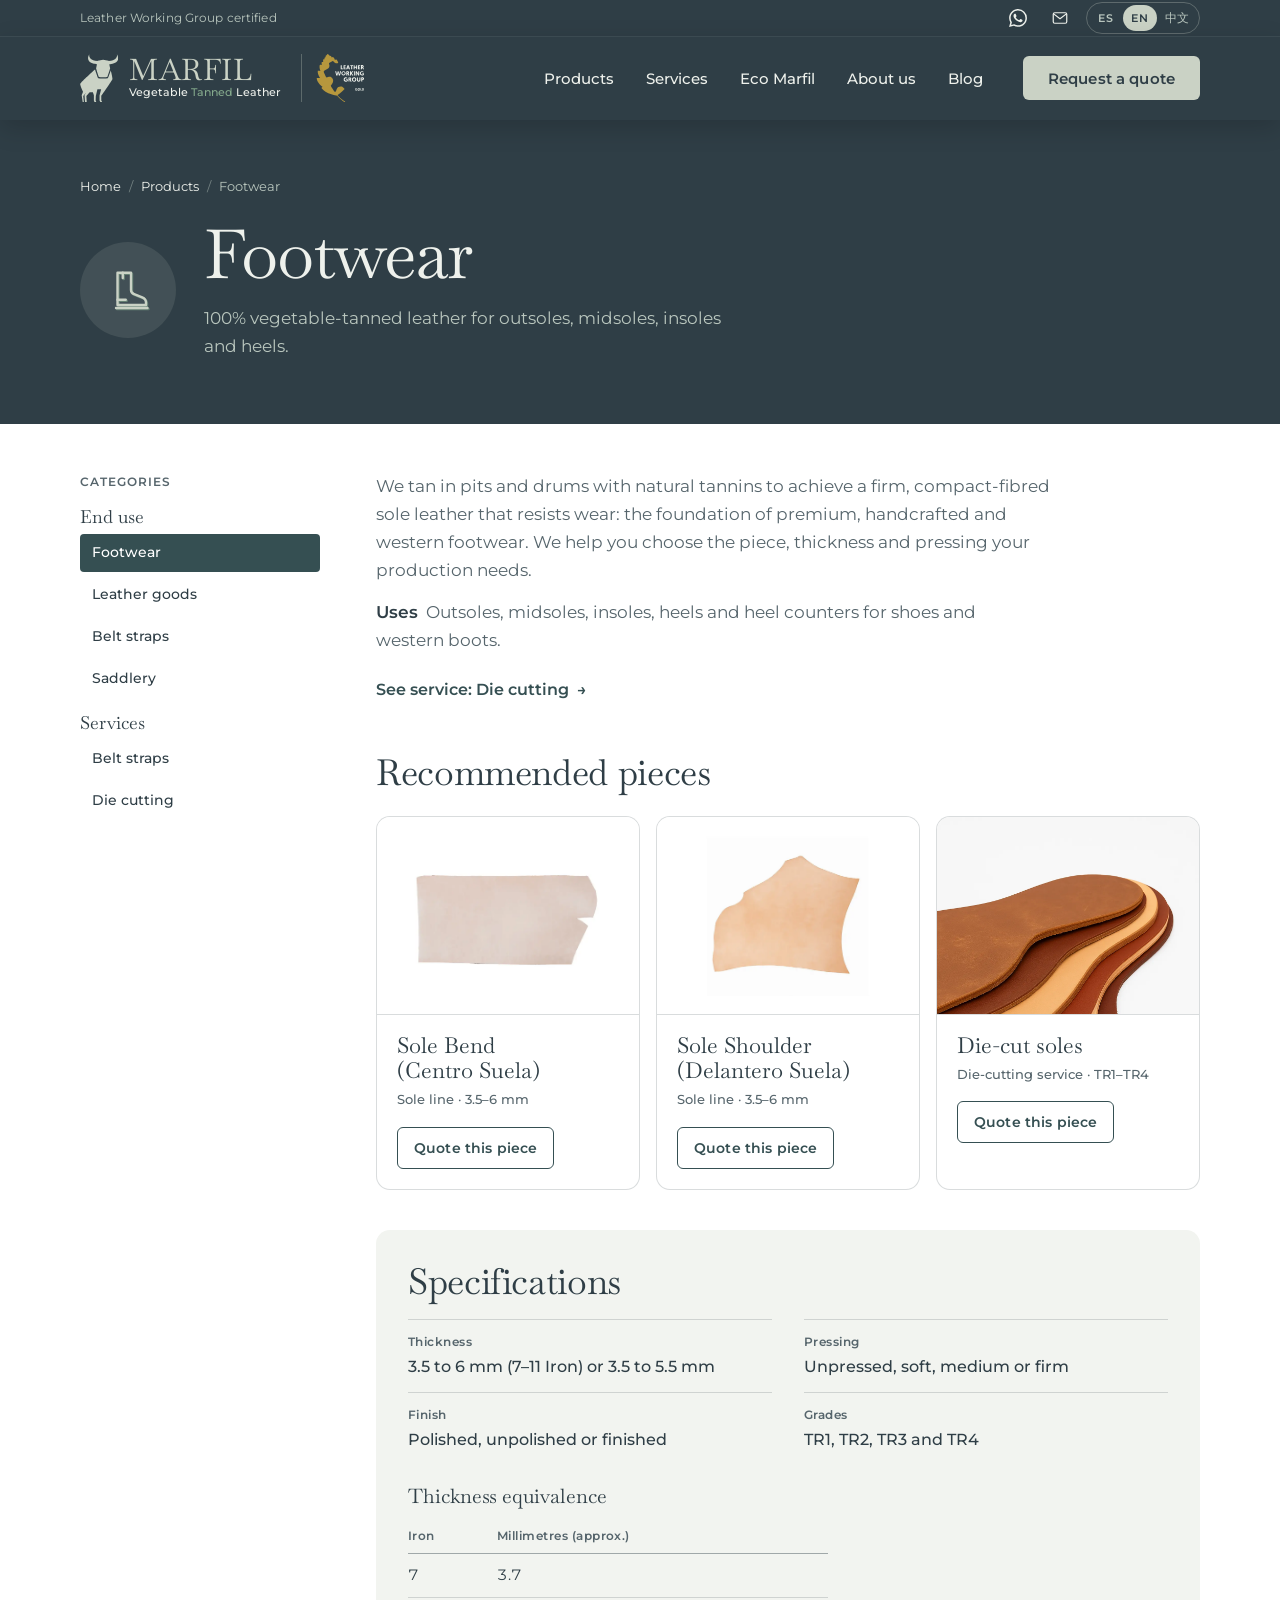
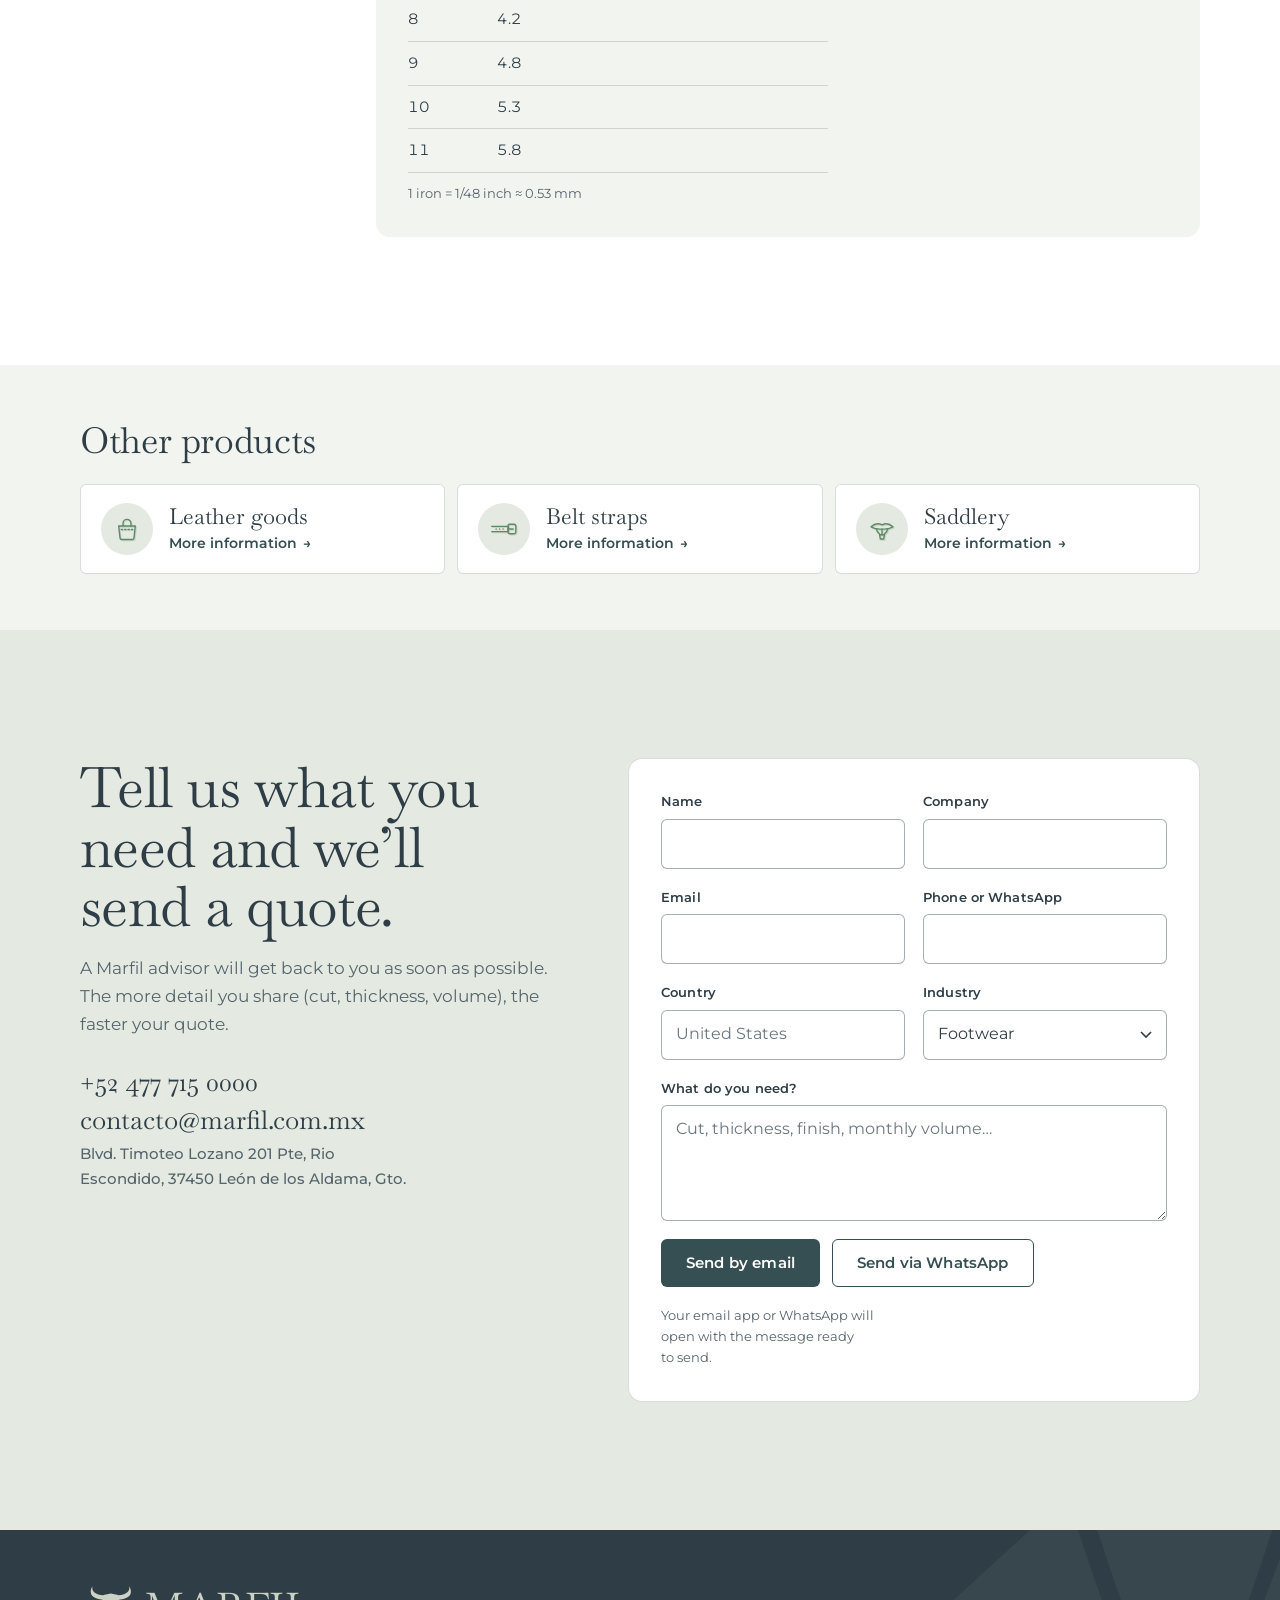
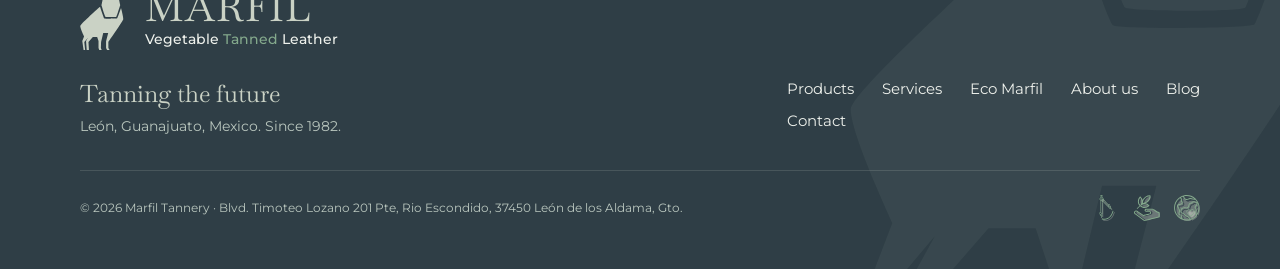
<file: marfil/productos/calzado.html>
<!doctype html>
<html lang="es">
<head>
<meta charset="utf-8">
<meta name="viewport" content="width=device-width, initial-scale=1, viewport-fit=cover">
<title data-i18n="p.calz.meta">Piel para calzado: suela 100% curtida al vegetal | Marfil Tannery</title>
<meta name="description" data-i18n-attr="content:meta.desc" content="Tenería en León, Guanajuato desde 1982. Piel 100% curtida al vegetal, certificada Leather Working Group: suela, sillero, crupón y tiras para cinturón. Solicita tu cotización.">
<meta name="theme-color" content="#2F3E46">
<link rel="icon" href="../img/toro.svg" type="image/svg+xml">
<link rel="preconnect" href="https://fonts.googleapis.com">
<link rel="preconnect" href="https://fonts.gstatic.com" crossorigin>
<link href="https://fonts.googleapis.com/css2?family=Baskervville:ital,wght@0,400..700;1,400..700&family=Montserrat:wght@300..700&display=swap" rel="stylesheet">
<link rel="stylesheet" href="../styles.css">
</head>
<body class="page-inner">
<svg class="sprite" aria-hidden="true" focusable="false" xmlns="http://www.w3.org/2000/svg">
<symbol id="toro" viewBox="109.16 348.43 74.02 93.44"><path d="M 109.165 385.1094 C 109.329 387.7034 131.958 407.9844 138.051 413.4054 C 138.454 412.0704 143.43 396.8104 144.16 396.2994 C 144.926 395.7654 162.538 395.8164 163.073 396.4204 C 163.608 397.0244 168.695 411.5744 168.695 411.5744 C 168.695 411.5744 172.392 397.6074 171.953 394.9234 C 171.514 392.2404 150.217 361.8704 150.217 361.8704 L 150.217 352.9634 L 152.036 350.1314 L 148.308 350.1314 L 146.877 352.9634 L 146.877 362.9494 L 149.953 374.8584 L 142.708 374.8584 L 139.598 361.8704 L 139.275 352.9634 L 140.471 350.1314 L 136.931 350.1314 L 135.845 352.9634 L 135.845 363.1004 L 133.842 369.1824 L 127.552 369.1824 L 121.184 361.8704 L 121.885 350.1314 L 118.602 350.1314 L 117.617 363.1004 L 120.398 368.1594 L 115.111 361.8704 L 116.311 350.1314 L 114.02 350.1314 L 112.111 363.1004 L 114.708 369.8814 C 114.708 369.8814 108.978 382.1514 109.165 385.1094" transform="matrix(1 0 0 -1 0 792)"/><path d="M 127.2363 443.5674 C 127.2363 443.5674 122.4913 432.0644 143.0853 429.9724 L 143.1693 430.3964 L 153.8063 432.4384 L 164.4433 430.3964 L 164.5283 429.9724 C 185.1223 432.0644 180.3773 443.5674 180.3773 443.5674 C 190.2993 427.0884 171.0853 424.0634 165.8263 423.5504 L 167.2553 416.4844 L 167.4763 415.3864 C 167.4763 415.3864 162.3623 399.2464 161.8273 398.6424 C 161.2923 398.0384 146.5513 398.1074 145.7863 398.6424 C 145.0543 399.1524 140.5683 413.9554 140.1663 415.2904 C 140.1463 415.3534 140.1353 415.3864 140.1353 415.3864 L 141.7873 423.5504 C 136.5273 424.0634 117.3143 427.0884 127.2363 443.5674" transform="matrix(1 0 0 -1 0 792)"/></symbol>
<symbol id="ico-precision" viewBox="308.2 301.2 23.3 39.3"><path d="M 313.9 454.9 L 313.4 454.9 L 313.4 456.8 L 313.9 456.6 Z" transform="matrix(1 0 0 -1 0 792)" style="fill:var(--ico-2,#bdd1c2)"/><path d="M 314.2 457.4 L 314.2 457.2 L 312.2 458.3 L 312.2 459.1 C 313.0 459.3 313.6 460.0 313.6 460.8 C 313.6 461.6 313.0 462.3 312.2 462.5 L 312.3 479.8 C 312.6 479.7 313.1 479.5 313.5 479.6 C 313.7 479.6 313.9 479.6 314.1 479.6 Z" transform="matrix(1 0 0 -1 0 792)" style="fill:var(--ico-2,#bdd1c2)"/><path d="M 326.9 469.6 L 327.8 468.7 L 328.2 467.6 L 326.8 469.0 Z" transform="matrix(1 0 0 -1 0 792)" style="fill:var(--ico-2,#bdd1c2)"/><path d="M 325.0 474.0 C 325.6 474.0 326.0 473.6 326.0 473.0 C 326.0 472.4 325.6 472.0 325.0 472.0 C 324.4 472.0 324.0 472.4 324.0 473.0 C 324.0 473.5 324.4 474.0 325.0 474.0" transform="matrix(1 0 0 -1 0 792)" style="fill:var(--ico-2,#bdd1c2)"/><path d="M 323.6 474.0 C 323.4 473.7 323.3 473.4 323.3 473.0 C 323.3 472.0 324.1 471.3 325.0 471.3 C 325.4 471.3 325.7 471.4 326.0 471.6 L 326.6 471.0 L 326.1 469.0 L 315.0 480.0 C 315.5 480.3 316.0 480.7 316.2 481.3 Z" transform="matrix(1 0 0 -1 0 792)" style="fill:var(--ico-2,#bdd1c2)"/><path d="M 311.2 482.5 C 311.2 483.8 312.2 484.9 313.5 484.9 C 314.8 484.9 315.8 483.8 315.8 482.6 C 315.8 481.3 314.8 480.2 313.5 480.2 C 312.2 480.2 311.2 481.3 311.2 482.5" transform="matrix(1 0 0 -1 0 792)" style="fill:var(--ico-2,#bdd1c2)"/><path d="M 311.9 461.8 C 312.4 461.8 312.9 461.4 312.9 460.8 C 312.9 460.2 312.5 459.8 311.9 459.8 C 311.3 459.8 310.9 460.2 310.9 460.8 C 310.9 461.4 311.3 461.8 311.9 461.8" transform="matrix(1 0 0 -1 0 792)" style="fill:var(--ico-2,#bdd1c2)"/><path d="M 313.6 483.6 C 314.1 483.6 314.5 483.1 314.5 482.6 C 314.5 482.0 314.1 481.6 313.6 481.6 C 313.0 481.6 312.6 482.0 312.6 482.6 C 312.6 483.1 313.0 483.6 313.6 483.6 M 313.6 480.9 C 314.5 480.9 315.2 481.7 315.2 482.6 C 315.2 483.5 314.5 484.3 313.6 484.3 C 312.6 484.3 311.9 483.5 311.9 482.6 C 311.9 481.7 312.6 480.9 313.6 480.9" transform="matrix(1 0 0 -1 0 792)" style="fill:var(--ico-2,#bdd1c2)"/><path d="M 320.8 453.1 C 318.7 452.5 316.5 452.4 314.8 452.9 C 314.6 453.0 314.3 452.9 314.2 452.8 C 314.0 452.6 314.0 452.4 314.0 452.2 C 314.1 452.0 314.2 451.8 314.4 451.7 C 315.4 451.5 316.4 451.3 317.5 451.3 C 321.3 451.4 325.2 453.2 327.7 456.3 C 329.3 458.4 330.6 461.0 331.5 464.3 C 331.6 464.6 331.4 464.9 331.1 465.0 C 330.8 465.1 330.4 464.9 330.3 464.6 C 329.1 460.2 326.5 454.7 320.8 453.1" transform="matrix(1 0 0 -1 0 792)" style="fill:var(--ico-2,#bdd1c2)"/><path d="M 309.9 464.0 C 310.4 464.0 310.9 463.5 310.9 463.0 C 310.9 462.4 310.4 461.9 309.9 461.9 C 309.3 461.9 308.8 462.4 308.8 463.0 C 308.8 463.5 309.3 464.0 309.9 464.0 M 309.2 484.7 C 309.2 486.0 310.3 487.0 311.6 487.0 C 312.8 487.0 313.9 486.0 313.9 484.7 C 313.9 483.4 312.8 482.4 311.6 482.4 C 310.3 482.4 309.2 483.4 309.2 484.7 M 310.4 490.2 L 310.9 490.2 L 310.9 487.6 C 310.8 487.6 310.8 487.6 310.7 487.6 L 310.4 487.6 Z M 311.3 490.2 L 311.6 490.2 L 311.6 487.7 C 311.6 487.7 311.6 487.7 311.6 487.7 C 311.5 487.7 311.4 487.7 311.3 487.7 Z M 312.1 490.2 L 312.7 490.2 L 312.7 487.6 L 312.4 487.6 C 312.3 487.6 312.2 487.6 312.1 487.7 Z M 321.6 476.1 C 321.4 475.8 321.3 475.5 321.3 475.1 C 321.3 474.2 322.1 473.4 323.0 473.4 C 323.4 473.4 323.7 473.5 324.0 473.7 L 324.6 473.1 L 324.0 471.1 L 313.0 482.1 C 313.6 482.4 314.0 482.9 314.3 483.4 Z M 323.0 476.1 C 323.6 476.1 324.0 475.7 324.0 475.1 C 324.0 474.5 323.6 474.1 323.0 474.1 C 322.4 474.1 322.0 474.5 322.0 475.1 C 322.0 475.7 322.4 476.1 323.0 476.1 M 324.9 471.7 L 325.8 470.8 L 326.2 469.7 L 324.8 471.1 Z M 312.1 459.5 L 312.1 459.4 L 310.2 460.4 L 310.2 461.3 C 311.0 461.4 311.6 462.1 311.6 463.0 C 311.6 463.8 311.0 464.4 310.2 464.6 L 310.3 482.0 C 310.7 481.8 311.1 481.7 311.6 481.7 C 311.7 481.7 311.9 481.7 312.1 481.7 Z M 311.9 457.0 L 311.4 457.0 L 311.4 459.0 L 311.9 458.7 Z M 308.2 463.0 C 308.2 462.1 308.7 461.4 309.5 461.3 L 309.5 460.0 L 310.9 459.2 L 310.9 456.5 L 312.3 456.5 L 312.3 458.5 L 312.8 458.2 L 312.8 481.4 L 324.4 469.8 L 324.6 470.6 L 327.3 467.9 L 326.2 471.1 L 325.1 472.1 L 325.4 473.3 L 324.5 474.2 C 324.6 474.5 324.7 474.8 324.7 475.1 C 324.7 476.0 323.9 476.8 323.0 476.8 C 322.7 476.8 322.4 476.7 322.1 476.5 L 314.5 484.2 C 314.5 484.3 314.6 484.5 314.6 484.7 C 314.6 485.8 314.0 486.7 313.1 487.3 L 313.1 490.7 L 309.9 490.7 L 309.9 487.2 C 309.1 486.7 308.5 485.8 308.5 484.7 C 308.5 483.8 309.0 483.0 309.6 482.4 L 309.5 464.6 C 308.7 464.5 308.2 463.8 308.2 463.0" transform="matrix(1 0 0 -1 0 792)" style="fill:var(--ico-1,#73ad8e)"/><path d="M 311.6 485.7 C 312.1 485.7 312.5 485.2 312.5 484.7 C 312.5 484.2 312.1 483.7 311.6 483.7 C 311.0 483.7 310.6 484.2 310.6 484.7 C 310.6 485.2 311.0 485.7 311.6 485.7 M 311.6 483.0 C 312.5 483.0 313.2 483.8 313.2 484.7 C 313.2 485.6 312.5 486.4 311.6 486.4 C 310.6 486.4 309.9 485.6 309.9 484.7 C 309.9 483.8 310.6 483.0 311.6 483.0" transform="matrix(1 0 0 -1 0 792)" style="fill:var(--ico-1,#73ad8e)"/><path d="M 318.8 455.2 C 316.7 454.6 314.5 454.6 312.7 455.1 C 312.5 455.1 312.3 455.1 312.1 454.9 C 312.0 454.8 311.9 454.5 312.0 454.3 C 312.0 454.1 312.2 453.9 312.4 453.9 C 313.4 453.6 314.4 453.5 315.4 453.5 C 319.2 453.5 323.1 455.3 325.6 458.4 C 327.3 460.5 328.6 463.0 329.5 466.3 C 329.6 466.7 329.4 467.0 329.1 467.1 C 328.7 467.2 328.4 467.0 328.3 466.7 C 327.1 462.3 324.4 456.8 318.8 455.2" transform="matrix(1 0 0 -1 0 792)" style="fill:var(--ico-1,#73ad8e)"/></symbol>
<symbol id="ico-sustentabilidad" viewBox="301.0 459.6 37.6 37.0"><path d="M 338.6 301.1 C 337.9 301.0 337.0 300.8 335.9 300.6 C 335.9 300.6 335.8 300.5 335.8 300.5 L 335.6 300.5 C 332.7 299.7 327.0 298.3 319.0 296.3 L 319.0 296.3 C 318.7 296.2 318.4 296.2 318.0 296.3 L 305.4 305.5 C 305.3 305.5 305.3 305.5 305.3 305.5 C 305.1 305.6 305.0 305.7 304.9 305.8 C 304.9 305.8 304.9 305.8 304.9 305.8 C 304.6 306.1 304.4 306.5 304.4 306.9 C 304.4 307.7 305.0 308.4 305.8 308.4 C 305.9 308.4 305.9 308.4 305.9 308.4 C 306.1 308.5 306.2 308.5 306.4 308.5 C 306.4 308.4 306.5 308.4 306.6 308.4 C 306.6 308.4 306.7 308.4 306.8 308.3 C 306.8 308.3 306.9 308.3 306.9 308.3 C 306.9 308.2 306.9 308.2 306.9 308.2 L 308.3 307.3 C 308.3 307.2 308.3 307.2 308.3 307.2 L 316.1 302.2 C 316.1 302.2 316.2 302.1 316.3 302.1 C 316.5 302.1 316.9 302.0 317.2 302.1 C 317.3 302.1 317.3 302.1 317.3 302.1 C 317.7 302.2 319.4 302.6 322.3 303.4 L 322.4 303.4 C 323.0 303.6 323.6 303.7 324.2 303.9 C 325.2 304.1 326.0 304.3 326.1 304.4 C 326.2 304.4 326.2 304.4 326.3 304.4 C 327.2 304.9 327.7 305.9 327.7 306.9 C 327.7 308.2 326.7 309.4 325.4 309.6 C 325.4 309.6 325.3 309.6 325.3 309.6 L 320.4 309.6 C 320.0 309.6 319.7 309.9 319.7 310.3 C 319.7 310.7 320.0 311.0 320.4 311.0 L 325.6 311.0 C 326.3 311.0 327.1 311.0 328.2 311.0 C 330.2 311.0 331.7 310.2 332.9 309.4 C 333.2 309.1 333.5 308.9 333.8 308.7 C 335.2 307.7 336.7 306.6 338.6 306.4 L 338.6 301.8 L 338.6 301.1 C 338.6 301.1 338.6 301.1 338.6 301.1" transform="matrix(1 0 0 -1 0 792)" style="fill:var(--ico-2,#bdd1c2)"/><path d="M 323.4 317.0 C 320.4 314.4 315.8 314.4 312.8 317.1 C 312.7 317.2 312.7 317.2 312.7 317.2 C 312.6 317.2 312.6 317.3 312.6 317.3 C 312.6 317.3 312.5 317.3 312.5 317.4 C 312.5 317.4 312.4 317.4 312.4 317.5 C 312.3 317.5 312.3 317.6 312.2 317.7 L 312.1 317.8 C 309.4 320.9 309.4 325.4 312.0 328.5 C 314.5 325.7 314.7 321.5 312.6 318.4 C 312.4 318.1 312.4 317.8 312.7 317.5 C 312.9 317.3 313.3 317.3 313.6 317.5 C 316.6 319.6 320.7 319.3 323.4 317.0" transform="matrix(1 0 0 -1 0 792)" style="fill:var(--ico-2,#bdd1c2)"/><path d="M 315.8 320.9 C 315.8 321.2 315.9 321.6 316.0 322.1 C 316.8 326.7 320.8 330.2 325.5 330.5 C 325.1 325.3 321.0 321.2 315.8 320.9" transform="matrix(1 0 0 -1 0 792)" style="fill:var(--ico-2,#bdd1c2)"/><path d="M 336.6 301.5 C 335.9 301.4 335.0 301.2 333.9 300.9 C 333.9 300.9 333.8 300.9 333.8 300.9 L 333.6 300.8 C 330.7 300.1 325.0 298.7 317.0 296.6 L 317.0 296.6 C 316.7 296.6 316.4 296.6 316.0 296.7 L 303.4 305.8 C 303.3 305.9 303.3 305.9 303.3 305.9 C 303.1 306.0 303.0 306.1 302.9 306.2 C 302.9 306.2 302.9 306.2 302.9 306.2 C 302.6 306.5 302.4 306.9 302.4 307.3 C 302.4 308.1 303.0 308.7 303.8 308.8 C 303.9 308.8 303.9 308.8 303.9 308.8 C 304.1 308.8 304.2 308.8 304.4 308.8 C 304.4 308.8 304.5 308.8 304.6 308.8 C 304.6 308.8 304.7 308.7 304.8 308.7 C 304.8 308.7 304.9 308.6 304.9 308.6 C 304.9 308.6 304.9 308.6 304.9 308.6 L 306.3 307.6 C 306.3 307.6 306.3 307.6 306.3 307.6 L 314.1 302.6 C 314.1 302.5 314.2 302.5 314.3 302.5 C 314.5 302.4 314.9 302.4 315.2 302.4 C 315.3 302.4 315.3 302.4 315.3 302.4 C 315.7 302.5 317.4 302.9 320.3 303.7 L 320.4 303.8 C 321.0 303.9 321.6 304.1 322.2 304.2 C 323.2 304.5 324.0 304.7 324.1 304.7 C 324.2 304.8 324.2 304.8 324.3 304.8 C 325.2 305.3 325.7 306.2 325.7 307.2 C 325.7 308.6 324.7 309.8 323.4 310.0 C 323.4 310.0 323.3 310.0 323.3 310.0 L 318.4 310.0 C 318.0 310.0 317.7 310.3 317.7 310.7 C 317.7 311.1 318.0 311.4 318.4 311.4 L 323.6 311.4 C 324.3 311.4 325.1 311.4 326.2 311.4 C 328.2 311.4 329.7 310.6 330.9 309.7 C 331.2 309.5 331.5 309.3 331.8 309.0 C 333.2 308.0 334.7 307.0 336.6 306.8 L 336.6 302.2 L 336.6 301.5 C 336.6 301.5 336.6 301.5 336.6 301.5 M 337.9 307.8 C 337.8 308.0 337.6 308.1 337.3 308.1 C 335.4 308.1 334.2 309.1 332.7 310.2 C 332.4 310.4 332.0 310.6 331.7 310.9 C 330.3 311.8 328.6 312.8 326.2 312.8 C 325.1 312.8 324.3 312.8 323.6 312.8 L 318.4 312.8 C 317.2 312.8 316.3 311.8 316.3 310.7 C 316.3 309.5 317.2 308.6 318.4 308.6 L 323.2 308.6 C 323.9 308.5 324.3 307.9 324.3 307.2 C 324.3 306.8 324.1 306.3 323.7 306.1 C 323.4 306.0 322.7 305.8 321.9 305.6 C 321.3 305.4 320.6 305.3 320.0 305.1 L 319.9 305.1 C 316.5 304.2 315.4 303.9 315.1 303.8 C 314.9 303.8 314.8 303.8 314.7 303.8 L 307.1 308.7 L 305.7 309.8 C 305.7 309.8 305.6 309.8 305.6 309.8 C 305.5 309.8 305.5 309.9 305.4 309.9 C 305.3 310.0 305.1 310.1 305.0 310.1 C 304.8 310.1 304.7 310.2 304.6 310.2 C 304.2 310.2 304.0 310.2 303.7 310.2 C 302.2 310.0 301.0 308.8 301.0 307.3 C 301.0 306.5 301.3 305.8 301.9 305.2 C 301.9 305.2 301.9 305.2 301.9 305.2 C 302.1 305.0 302.4 304.8 302.6 304.7 L 315.2 295.6 C 315.3 295.5 315.3 295.5 315.4 295.5 L 315.5 295.4 C 315.5 295.4 315.5 295.4 315.5 295.4 C 315.9 295.3 316.3 295.2 316.6 295.2 C 316.8 295.2 317.1 295.2 317.3 295.3 C 317.3 295.3 317.3 295.3 317.3 295.3 L 317.4 295.3 C 325.4 297.3 331.1 298.8 333.9 299.5 C 334.0 299.5 334.0 299.5 334.0 299.5 L 334.3 299.6 C 335.7 299.9 336.7 300.1 337.3 300.1 C 337.7 300.1 338.0 300.4 338.0 300.8 L 338.0 301.3 C 338.0 301.3 338.0 301.4 338.0 301.4 L 338.0 307.3 C 338.1 307.5 338.0 307.7 337.9 307.8" transform="matrix(1 0 0 -1 0 792)" style="fill:var(--ico-1,#73ad8e)"/><path d="M 313.8 321.2 C 313.8 321.6 313.9 322.0 314.0 322.4 C 314.8 327.1 318.8 330.6 323.5 330.9 C 323.1 325.7 319.0 321.6 313.8 321.2 M 321.4 317.3 C 318.4 314.8 313.8 314.8 310.8 317.5 C 310.7 317.5 310.7 317.6 310.7 317.6 C 310.6 317.6 310.6 317.6 310.6 317.6 C 310.6 317.7 310.5 317.7 310.5 317.7 C 310.5 317.8 310.4 317.8 310.4 317.8 C 310.3 317.9 310.3 318.0 310.2 318.0 L 310.1 318.2 C 307.4 321.2 307.4 325.8 310.0 328.9 C 312.5 326.1 312.7 321.9 310.6 318.8 C 310.4 318.5 310.4 318.1 310.7 317.9 C 310.9 317.7 311.3 317.6 311.6 317.8 C 314.6 319.9 318.7 319.7 321.4 317.3 M 324.9 331.6 L 324.9 331.6 C 324.9 332.0 324.6 332.3 324.2 332.3 L 324.2 332.3 C 324.2 332.3 324.2 332.3 324.2 332.3 C 319.3 332.3 315.1 329.3 313.3 325.0 C 313.0 326.9 312.1 328.7 310.6 330.2 C 310.6 330.2 310.5 330.3 310.5 330.3 C 310.5 330.3 310.4 330.3 310.4 330.4 C 310.2 330.6 309.7 330.6 309.5 330.4 C 309.5 330.4 309.4 330.3 309.4 330.3 C 305.9 326.8 305.7 321.0 309.1 317.2 L 309.1 317.2 L 304.9 313.0 L 305.6 312.3 L 309.8 316.5 L 309.8 316.5 C 311.7 314.8 313.9 314.0 316.2 314.0 C 318.6 314.0 321.1 315.0 322.9 316.8 C 322.9 316.8 323.0 316.9 323.0 316.9 C 323.2 317.1 323.2 317.5 323.0 317.8 C 323.0 317.8 322.9 317.8 322.9 317.9 C 321.4 319.4 319.4 320.3 317.3 320.6 C 321.8 322.2 324.9 326.5 324.9 331.6" transform="matrix(1 0 0 -1 0 792)" style="fill:var(--ico-1,#73ad8e)"/></symbol>
<symbol id="ico-mundo" viewBox="302.4 617.0 34.8 34.9"><path d="M 314.1 141.8 C 314.0 141.8 314.0 141.8 314.0 141.8 C 308.9 144.6 305.7 149.9 305.7 155.7 C 305.7 160.5 307.8 164.9 311.4 167.9 C 311.7 168.1 311.9 168.3 312.2 168.5 C 313.1 168.5 313.4 168.4 313.6 167.0 C 313.7 166.7 313.7 166.4 313.6 166.0 C 313.6 165.5 313.5 165.0 313.7 164.5 C 313.8 164.1 314.1 163.9 314.4 163.6 C 314.7 163.3 314.9 163.0 314.9 162.7 C 315.0 161.4 313.6 161.1 311.8 160.8 C 311.7 160.7 311.5 160.7 311.3 160.7 C 310.9 160.6 310.4 160.5 310.1 160.3 C 309.2 160.0 308.7 159.5 308.4 158.8 C 308.1 157.6 308.9 156.4 309.6 155.5 C 310.7 154.2 311.3 152.3 311.0 150.9 C 310.9 150.5 310.8 150.2 310.7 149.9 C 310.3 148.8 309.9 147.5 311.2 146.5 C 311.7 146.1 312.1 145.9 312.4 145.7 C 312.6 145.6 312.8 145.5 313.0 145.4 C 313.4 145.1 313.7 144.8 313.9 144.1 C 314.1 143.3 314.1 142.5 314.1 141.8" transform="matrix(1 0 0 -1 0 792)" style="fill:var(--ico-2,#bdd1c2)"/><path d="M 333.5 145.4 C 331.8 143.3 329.5 141.8 327.0 140.9 C 326.9 140.8 326.8 140.8 326.8 140.8 C 325.5 142.5 323.3 144.7 320.9 145.3 C 319.9 145.6 319.6 146.0 319.1 146.6 C 319.0 146.8 318.8 147.0 318.6 147.3 C 317.9 148.1 317.2 148.4 316.4 148.8 C 316.2 148.8 316.0 148.9 315.8 149.0 C 314.5 149.6 314.0 150.7 314.2 152.1 C 314.6 154.3 316.8 155.1 318.6 155.1 C 318.7 155.1 318.8 155.1 318.9 155.1 C 319.4 155.0 319.9 155.0 320.3 154.9 C 321.4 154.7 322.4 154.5 323.6 155.7 C 324.5 156.5 324.7 157.4 324.8 158.3 C 324.9 158.8 325.0 159.2 325.2 159.7 C 325.4 160.2 325.7 160.7 326.1 161.0 C 326.4 161.2 326.7 161.2 327.0 161.2 C 327.2 161.1 327.4 161.1 327.7 161.2 C 328.3 161.4 328.6 161.8 328.9 162.2 C 329.3 162.7 329.7 163.2 330.6 163.3 C 331.7 163.3 333.9 162.7 334.5 161.6 C 334.8 161.1 334.7 160.6 334.4 160.0 C 334.1 159.6 333.7 159.3 333.4 159.0 L 333.4 159.0 C 332.9 158.5 332.3 158.0 332.1 156.8 C 331.9 155.7 332.4 155.2 332.8 154.8 C 333.1 154.5 333.3 154.2 333.5 153.8 C 333.7 153.1 333.5 152.4 333.2 151.7 C 333.0 151.0 332.8 150.3 332.9 149.6 C 332.9 149.4 333.0 149.2 333.0 148.9 C 333.0 148.5 333.5 146.9 333.8 145.8 C 333.7 145.6 333.6 145.5 333.5 145.4" transform="matrix(1 0 0 -1 0 792)" style="fill:var(--ico-2,#bdd1c2)"/><path d="M 334.7 147.2 C 334.5 148.1 334.3 148.9 334.3 149.0 C 334.2 149.3 334.2 149.6 334.2 149.8 C 334.1 150.2 334.3 150.8 334.4 151.3 C 334.7 152.2 335.1 153.1 334.7 154.2 C 334.4 154.9 334.0 155.3 333.7 155.6 C 333.4 156.0 333.3 156.1 333.4 156.6 C 333.5 157.3 333.7 157.6 334.3 158.1 L 334.3 158.1 C 334.4 158.1 334.4 158.2 334.5 158.3 C 334.6 158.4 334.7 158.5 334.8 158.6 C 334.9 158.7 335.0 158.8 335.1 158.9 C 335.2 159.0 335.3 159.2 335.4 159.3 C 336.3 160.6 335.9 161.6 335.6 162.2 C 335.3 162.7 334.9 163.1 334.3 163.5 C 333.1 164.3 331.5 164.7 330.5 164.6 C 328.9 164.5 328.2 163.6 327.8 163.0 C 327.6 162.7 327.4 162.5 327.2 162.4 C 327.2 162.4 327.1 162.5 327.1 162.5 C 326.7 162.5 326.0 162.6 325.3 162.1 C 324.7 161.6 324.2 160.9 324.0 160.3 C 323.7 159.6 323.6 159.0 323.5 158.5 C 323.4 157.7 323.3 157.2 322.7 156.7 C 321.9 155.9 321.5 156.0 320.4 156.2 C 320.0 156.3 319.5 156.4 318.9 156.4 C 316.5 156.5 313.5 155.5 312.9 152.4 C 312.6 150.7 313.2 149.2 314.6 148.2 C 314.8 148.1 315.0 148.0 315.2 147.9 C 315.5 147.8 315.7 147.7 315.9 147.6 C 316.3 147.4 316.7 147.2 317.0 147.0 C 317.2 146.9 317.4 146.7 317.6 146.5 C 317.8 146.3 317.9 146.1 318.1 145.9 C 318.4 145.4 318.7 145.0 319.3 144.7 C 319.6 144.5 320.0 144.3 320.6 144.1 C 321.2 143.9 321.8 143.6 322.4 143.3 C 323.6 142.5 324.6 141.5 325.4 140.4 C 324.1 140.1 322.8 139.9 321.5 139.9 C 319.3 139.9 317.2 140.4 315.3 141.2 C 315.3 141.3 315.3 141.5 315.3 141.6 C 315.3 141.6 315.3 141.6 315.3 141.6 C 315.3 141.8 315.3 141.9 315.4 142.0 C 315.4 142.1 315.4 142.1 315.4 142.2 C 315.4 142.3 315.4 142.4 315.4 142.5 C 315.4 142.5 315.4 142.6 315.4 142.6 C 315.4 142.7 315.3 142.8 315.3 142.9 C 315.3 143.0 315.3 143.0 315.3 143.1 C 315.3 143.2 315.3 143.3 315.3 143.4 C 315.3 143.4 315.3 143.5 315.3 143.5 C 315.3 143.6 315.2 143.7 315.2 143.8 C 315.2 143.9 315.2 143.9 315.2 144.0 C 315.2 144.1 315.1 144.3 315.1 144.4 C 314.7 146.0 313.8 146.4 313.0 146.8 C 312.7 147.0 312.4 147.2 312.0 147.4 C 311.5 147.9 311.5 148.3 311.9 149.4 C 312.0 149.8 312.2 150.2 312.3 150.6 C 312.6 152.4 311.9 154.7 310.6 156.3 C 309.9 157.2 309.5 158.0 309.7 158.4 C 309.7 158.5 309.7 158.5 309.7 158.5 C 309.8 158.6 309.8 158.7 309.9 158.8 C 310.1 158.9 310.2 159.0 310.4 159.1 C 310.4 159.1 310.5 159.1 310.6 159.2 C 310.9 159.3 311.5 159.4 312.0 159.5 C 313.7 159.8 316.3 160.3 316.2 162.8 C 316.1 163.6 315.6 164.1 315.3 164.5 C 315.1 164.7 315.0 164.8 314.9 164.9 C 314.8 165.2 314.9 165.5 314.9 165.9 C 314.9 166.3 315.0 166.8 314.9 167.2 C 314.9 167.4 314.8 167.5 314.8 167.7 C 314.8 167.7 314.8 167.7 314.8 167.8 C 314.8 167.9 314.7 167.9 314.7 168.0 C 314.7 168.1 314.7 168.1 314.7 168.1 C 314.6 168.2 314.6 168.3 314.6 168.3 C 314.6 168.4 314.6 168.4 314.6 168.4 C 314.5 168.5 314.5 168.6 314.5 168.6 C 314.5 168.7 314.4 168.7 314.4 168.7 C 314.4 168.8 314.3 168.9 314.3 168.9 C 314.3 168.9 314.3 169.0 314.3 169.0 C 314.2 169.0 314.2 169.1 314.1 169.1 C 314.1 169.1 314.1 169.2 314.1 169.2 C 314.0 169.2 314.0 169.3 313.9 169.3 C 313.9 169.3 313.9 169.3 313.9 169.3 C 313.8 169.4 313.8 169.4 313.7 169.4 C 313.7 169.4 313.7 169.4 313.7 169.5 C 314.4 169.9 315.2 170.2 315.9 170.5 C 316.0 170.5 316.0 170.5 316.0 170.5 C 316.6 170.3 317.0 169.7 317.4 169.0 C 317.8 168.3 318.3 167.5 319.2 166.9 C 320.0 166.4 320.7 166.1 321.5 166.1 C 322.4 166.1 323.1 166.4 323.8 166.8 L 323.6 167.3 L 323.9 166.8 C 324.2 166.9 324.6 167.1 325.0 167.2 C 326.6 167.7 327.9 167.3 329.6 166.8 C 330.1 166.7 330.5 166.6 330.9 166.4 C 331.0 166.4 331.1 166.4 331.2 166.4 C 331.2 166.4 331.2 166.4 331.3 166.4 C 331.3 166.4 331.4 166.4 331.4 166.4 C 331.5 166.4 331.5 166.4 331.5 166.4 C 331.6 166.3 331.7 166.3 331.7 166.3 C 331.8 166.3 331.8 166.3 331.8 166.3 C 331.9 166.4 331.9 166.4 332.0 166.4 C 332.0 166.4 332.1 166.4 332.1 166.4 C 332.2 166.4 332.2 166.4 332.3 166.4 C 332.3 166.4 332.4 166.4 332.4 166.4 C 332.5 166.4 332.5 166.4 332.6 166.4 C 332.6 166.4 332.7 166.4 332.7 166.4 C 332.8 166.4 332.8 166.5 332.9 166.5 C 332.9 166.5 333.0 166.5 333.0 166.5 C 333.0 166.5 333.0 166.5 333.0 166.5 C 335.8 163.6 337.3 159.7 337.3 155.7 C 337.3 152.6 336.4 149.7 334.7 147.2" transform="matrix(1 0 0 -1 0 792)" style="fill:var(--ico-2,#bdd1c2)"/><path d="M 329.9 153.6 C 328.6 153.9 327.3 153.4 326.5 152.5 C 325.6 153.5 324.3 153.9 323.1 153.6 C 321.8 153.2 321.1 152.2 321.1 150.9 C 321.1 147.9 326.0 144.4 326.2 144.3 L 326.5 144.1 L 326.7 144.3 C 326.9 144.4 331.9 147.9 331.9 150.9 C 331.9 152.2 331.1 153.2 329.9 153.6" transform="matrix(1 0 0 -1 0 792)" style="fill:var(--ico-2,#bdd1c2)"/><path d="M 326.5 145.1 C 325.0 146.2 321.9 148.9 321.9 150.9 C 321.9 151.8 322.4 152.5 323.3 152.8 C 323.5 152.8 323.7 152.8 323.9 152.8 C 324.7 152.8 325.6 152.5 326.1 151.5 L 326.5 150.9 L 326.9 151.5 C 327.5 152.6 328.7 153.0 329.7 152.7 C 330.1 152.6 331.1 152.2 331.1 150.9 C 331.1 148.9 328.0 146.2 326.5 145.1" transform="matrix(1 0 0 -1 0 792)" style="fill:var(--ico-2,#bdd1c2)"/><path d="M 332.7 149.3 C 332.5 150.2 332.3 151.0 332.3 151.2 C 332.2 151.4 332.2 151.7 332.2 151.9 C 332.1 152.3 332.3 152.9 332.4 153.4 C 332.7 154.3 333.1 155.3 332.7 156.3 C 332.4 157.0 332.0 157.4 331.7 157.8 C 331.4 158.1 331.3 158.2 331.4 158.8 C 331.5 159.5 331.7 159.7 332.3 160.2 L 332.3 160.2 C 332.4 160.3 332.4 160.3 332.5 160.4 C 332.6 160.5 332.7 160.6 332.8 160.7 C 332.9 160.8 333.0 160.9 333.1 161.0 C 333.2 161.2 333.3 161.3 333.4 161.4 C 334.3 162.7 333.9 163.8 333.6 164.3 C 333.3 164.8 332.8 165.3 332.3 165.6 C 331.1 166.4 329.5 166.8 328.5 166.7 C 326.9 166.6 326.2 165.7 325.8 165.1 C 325.6 164.8 325.4 164.6 325.2 164.6 C 325.2 164.6 325.1 164.6 325.1 164.6 C 324.7 164.6 324.0 164.7 323.3 164.2 C 322.7 163.7 322.2 163.0 322.0 162.4 C 321.7 161.8 321.6 161.2 321.5 160.6 C 321.4 159.8 321.3 159.3 320.7 158.8 C 319.9 158.0 319.5 158.1 318.4 158.3 C 318.0 158.4 317.5 158.5 316.9 158.5 C 314.5 158.6 311.5 157.7 310.9 154.5 C 310.6 152.8 311.2 151.3 312.6 150.4 C 312.8 150.2 313.0 150.1 313.2 150.0 C 313.5 149.9 313.7 149.8 313.9 149.7 C 314.3 149.5 314.7 149.3 315.0 149.1 C 315.2 149.0 315.4 148.8 315.6 148.6 C 315.8 148.4 315.9 148.2 316.1 148.0 C 316.4 147.6 316.7 147.1 317.3 146.8 C 317.6 146.6 318.0 146.4 318.6 146.2 C 319.2 146.1 319.8 145.8 320.4 145.4 C 321.6 144.6 322.6 143.6 323.4 142.5 C 322.1 142.2 320.8 142.0 319.5 142.0 C 317.3 142.0 315.2 142.5 313.3 143.3 C 313.3 143.5 313.3 143.6 313.3 143.7 C 313.3 143.7 313.3 143.7 313.3 143.7 C 313.3 143.9 313.3 144.0 313.4 144.2 C 313.4 144.2 313.4 144.3 313.4 144.3 C 313.4 144.4 313.4 144.5 313.4 144.6 C 313.4 144.6 313.4 144.7 313.4 144.8 C 313.4 144.8 313.3 144.9 313.3 145.0 C 313.3 145.1 313.3 145.1 313.3 145.2 C 313.3 145.3 313.3 145.4 313.3 145.5 C 313.3 145.5 313.3 145.6 313.3 145.6 C 313.3 145.7 313.2 145.8 313.2 145.9 C 313.2 146.0 313.2 146.0 313.2 146.1 C 313.2 146.2 313.1 146.4 313.1 146.5 C 312.7 148.1 311.8 148.5 311.0 148.9 C 310.7 149.1 310.4 149.3 310.0 149.6 C 309.5 150.0 309.5 150.4 309.9 151.6 C 310.0 151.9 310.2 152.3 310.3 152.7 C 310.6 154.5 309.9 156.9 308.6 158.4 C 307.9 159.3 307.5 160.1 307.7 160.5 C 307.7 160.6 307.7 160.6 307.7 160.6 C 307.8 160.7 307.8 160.8 307.9 160.9 C 308.1 161.0 308.2 161.1 308.4 161.2 C 308.4 161.2 308.5 161.3 308.6 161.3 C 308.9 161.4 309.5 161.5 310.0 161.6 C 311.6 161.9 314.3 162.4 314.2 164.9 C 314.1 165.7 313.6 166.2 313.3 166.6 C 313.1 166.8 313.0 166.9 312.9 167.1 C 312.8 167.3 312.9 167.6 312.9 168.0 C 312.9 168.4 313.0 168.9 312.9 169.4 C 312.9 169.5 312.8 169.6 312.8 169.8 C 312.8 169.8 312.8 169.8 312.8 169.9 C 312.8 170.0 312.7 170.1 312.7 170.1 C 312.7 170.2 312.7 170.2 312.7 170.3 C 312.6 170.3 312.6 170.4 312.6 170.5 C 312.6 170.5 312.6 170.5 312.6 170.6 C 312.5 170.6 312.5 170.7 312.5 170.7 C 312.4 170.8 312.4 170.8 312.4 170.8 C 312.4 170.9 312.3 171.0 312.3 171.1 C 312.3 171.1 312.3 171.1 312.2 171.1 C 312.2 171.1 312.2 171.2 312.1 171.2 C 312.1 171.3 312.1 171.3 312.0 171.3 C 312.0 171.3 312.0 171.4 311.9 171.4 C 311.9 171.4 311.9 171.4 311.9 171.5 C 311.8 171.5 311.8 171.5 311.7 171.5 C 311.7 171.5 311.7 171.6 311.7 171.6 C 312.4 172.0 313.2 172.3 313.9 172.6 C 314.0 172.6 314.0 172.6 314.0 172.6 C 314.6 172.4 315.0 171.8 315.4 171.1 C 315.8 170.4 316.3 169.6 317.2 169.1 C 318.0 168.5 318.7 168.2 319.5 168.2 C 320.4 168.2 321.1 168.6 321.8 168.9 L 321.6 169.5 L 321.9 168.9 C 322.2 169.1 322.6 169.2 323.0 169.4 C 324.6 169.9 325.9 169.4 327.6 168.9 C 328.1 168.8 328.5 168.7 328.9 168.6 C 329.0 168.5 329.1 168.5 329.2 168.5 C 329.2 168.5 329.2 168.5 329.3 168.5 C 329.3 168.5 329.4 168.5 329.4 168.5 C 329.5 168.5 329.5 168.5 329.5 168.5 C 329.6 168.5 329.7 168.5 329.7 168.5 C 329.8 168.5 329.8 168.5 329.8 168.5 C 329.9 168.5 329.9 168.5 330.0 168.5 L 330.1 168.5 C 330.2 168.5 330.2 168.5 330.3 168.5 C 330.3 168.5 330.4 168.5 330.4 168.5 C 330.5 168.5 330.5 168.5 330.6 168.5 C 330.6 168.5 330.7 168.5 330.7 168.5 C 330.8 168.6 330.8 168.6 330.9 168.6 C 330.9 168.6 331.0 168.6 331.0 168.6 C 331.0 168.6 331.0 168.6 331.0 168.6 C 333.8 165.7 335.3 161.9 335.3 157.8 C 335.3 154.8 334.4 151.8 332.7 149.3 M 331.5 147.5 C 329.8 145.5 327.5 143.9 325.0 143.0 C 324.9 142.9 324.8 142.9 324.7 142.9 C 323.5 144.7 321.3 146.8 318.9 147.5 C 317.9 147.7 317.6 148.1 317.1 148.7 C 317.0 148.9 316.8 149.2 316.6 149.4 C 315.9 150.2 315.2 150.5 314.4 150.9 C 314.2 151.0 314.0 151.0 313.8 151.1 C 312.5 151.8 311.9 152.8 312.2 154.3 C 312.6 156.4 314.8 157.2 316.6 157.2 C 316.7 157.2 316.8 157.2 316.9 157.2 C 317.4 157.2 317.9 157.1 318.3 157.0 C 319.4 156.8 320.4 156.6 321.6 157.8 C 322.5 158.6 322.7 159.5 322.8 160.4 C 322.9 160.9 323.0 161.3 323.2 161.9 C 323.4 162.3 323.7 162.8 324.1 163.1 C 324.4 163.3 324.7 163.3 325.0 163.3 C 325.2 163.2 325.4 163.2 325.7 163.3 C 326.3 163.5 326.6 163.9 326.9 164.3 C 327.3 164.9 327.7 165.4 328.6 165.4 C 329.7 165.5 331.9 164.8 332.5 163.7 C 332.8 163.2 332.7 162.7 332.4 162.1 C 332.1 161.7 331.7 161.4 331.4 161.1 L 331.4 161.1 C 330.9 160.6 330.3 160.1 330.1 158.9 C 329.9 157.8 330.4 157.3 330.8 156.9 C 331.1 156.6 331.3 156.3 331.5 155.9 C 331.7 155.2 331.5 154.6 331.2 153.8 C 331.0 153.1 330.8 152.4 330.9 151.7 C 330.9 151.5 331.0 151.3 331.0 151.0 C 331.0 150.6 331.5 149.0 331.8 147.9 C 331.7 147.8 331.6 147.6 331.5 147.5 M 312.1 143.9 C 312.0 143.9 312.0 143.9 312.0 144.0 C 306.9 146.7 303.7 152.0 303.7 157.8 C 303.7 162.6 305.8 167.0 309.4 170.0 C 309.7 170.2 309.9 170.4 310.2 170.6 C 311.1 170.6 311.4 170.5 311.6 169.2 C 311.7 168.8 311.7 168.5 311.6 168.1 C 311.6 167.7 311.5 167.2 311.7 166.7 C 311.8 166.3 312.1 166.0 312.3 165.7 C 312.7 165.4 312.9 165.1 312.9 164.8 C 313.0 163.5 311.6 163.2 309.8 162.9 C 309.7 162.8 309.5 162.8 309.3 162.8 C 308.9 162.7 308.4 162.6 308.1 162.5 C 307.2 162.1 306.6 161.6 306.4 160.9 C 306.1 159.7 306.9 158.5 307.6 157.6 C 308.7 156.4 309.3 154.4 309.0 153.0 C 308.9 152.7 308.8 152.3 308.7 152.0 C 308.3 150.9 307.9 149.7 309.2 148.6 C 309.7 148.2 310.1 148.0 310.4 147.8 C 310.6 147.7 310.8 147.6 311.0 147.5 C 311.4 147.2 311.7 146.9 311.9 146.2 C 312.1 145.4 312.1 144.7 312.1 143.9 M 319.5 173.6 C 323.3 173.6 327.0 172.3 329.9 169.7 C 329.6 169.7 329.4 169.7 329.2 169.8 C 328.8 169.9 328.4 170.0 328.0 170.1 C 326.2 170.7 324.6 171.2 322.6 170.6 C 322.2 170.4 321.7 170.2 321.3 170.1 L 321.3 170.0 C 320.8 169.8 320.4 169.6 319.9 169.5 C 319.8 169.5 319.7 169.5 319.5 169.5 C 319.0 169.5 318.5 169.7 317.9 170.1 C 317.3 170.5 316.9 171.1 316.5 171.8 C 316.2 172.3 315.9 172.8 315.5 173.1 C 316.8 173.5 318.1 173.6 319.5 173.6 M 330.8 170.6 C 327.6 173.4 323.6 174.9 319.5 174.9 C 318.0 174.9 316.6 174.7 315.2 174.4 C 314.7 174.3 314.3 174.1 313.8 173.9 L 313.8 173.9 C 312.3 173.4 310.9 172.7 309.6 171.8 C 309.3 171.5 308.9 171.3 308.6 171.0 C 304.7 167.8 302.4 163.0 302.4 157.8 C 302.4 151.6 305.8 145.8 311.4 142.8 C 311.6 142.7 311.9 142.5 312.3 142.4 C 314.5 141.3 317.0 140.8 319.5 140.8 C 321.2 140.8 322.8 141.0 324.4 141.5 C 324.4 141.5 324.5 141.5 324.5 141.5 C 324.6 141.5 324.6 141.5 324.7 141.5 C 324.9 141.6 325.2 141.7 325.4 141.8 C 328.1 142.8 330.6 144.5 332.5 146.7 C 332.7 146.9 332.9 147.1 333.1 147.4 C 333.1 147.5 333.2 147.6 333.2 147.7 C 335.4 150.6 336.5 154.1 336.5 157.8 C 336.5 162.3 334.8 166.5 331.7 169.7 C 331.4 170.0 331.1 170.4 330.8 170.6" transform="matrix(1 0 0 -1 0 792)" style="fill:var(--ico-1,#73ad8e)"/><path d="M 324.5 147.2 C 323.0 148.3 319.9 151.0 319.9 153.0 C 319.9 153.9 320.4 154.6 321.3 154.9 C 321.5 154.9 321.7 154.9 321.9 154.9 C 322.7 154.9 323.6 154.6 324.1 153.6 L 324.5 153.0 L 324.9 153.6 C 325.5 154.8 326.7 155.1 327.7 154.9 C 328.1 154.7 329.1 154.3 329.1 153.0 C 329.1 151.0 326.0 148.3 324.5 147.2 M 327.9 155.7 C 326.6 156.0 325.3 155.6 324.5 154.6 C 323.6 155.6 322.3 156.0 321.1 155.7 C 319.8 155.4 319.1 154.3 319.1 153.0 C 319.1 150.0 324.0 146.5 324.2 146.4 L 324.5 146.2 L 324.7 146.4 C 324.9 146.5 329.9 150.0 329.9 153.0 C 329.9 154.3 329.1 155.4 327.9 155.7" transform="matrix(1 0 0 -1 0 792)" style="fill:var(--ico-1,#73ad8e)"/></symbol>
<symbol id="lwg" viewBox="447.8 455.4 65.3 66.0"><path d="M 447.8 303.5 C 448.7 303.6 449.6 303.6 450.5 303.6 C 450.9 303.7 451.4 303.6 451.8 303.5 C 452.0 303.5 452.3 303.5 452.6 303.5 C 452.5 303.8 452.4 303.9 452.3 304.1 C 450.8 306.0 449.8 308.3 449.4 310.7 C 449.3 311.6 449.4 312.5 449.4 313.4 C 449.7 313.6 450.1 313.6 450.5 313.6 C 451.2 313.5 451.9 313.4 452.6 313.2 C 452.7 313.2 452.9 313.2 453.0 313.2 C 452.8 313.9 452.6 314.5 452.4 315.1 C 452.1 316.2 451.9 317.3 451.8 318.4 C 451.8 319.3 451.8 320.2 452.0 321.0 C 452.1 321.6 452.2 321.8 452.9 321.7 C 453.4 321.7 453.9 321.5 454.4 321.4 C 454.5 321.4 454.7 321.3 455.0 321.2 C 454.9 321.7 454.8 322.1 454.7 322.5 C 454.6 323.5 454.6 324.4 454.8 325.4 C 454.8 325.7 455.0 325.7 455.3 325.7 C 455.7 325.7 456.2 325.6 456.7 325.5 C 456.9 326.1 456.6 326.7 456.7 327.3 C 456.7 327.9 456.8 328.5 456.9 329.0 C 457.5 329.5 457.9 329.1 458.4 329.1 C 458.5 329.6 458.6 330.2 458.6 330.7 C 458.7 330.9 458.7 331.0 458.8 331.1 C 459.0 332.0 459.2 332.1 460.1 331.9 C 460.1 332.1 460.1 332.2 460.1 332.4 C 460.1 332.8 460.2 333.2 460.2 333.6 C 460.4 334.3 460.4 334.3 461.0 334.4 C 461.5 335.0 462.0 335.6 462.5 336.2 C 462.8 336.6 462.9 336.6 463.4 336.3 C 464.3 335.9 464.9 335.2 465.5 334.4 C 465.7 334.1 465.8 333.9 466.0 333.7 C 466.2 333.8 466.4 333.9 466.6 334.1 C 467.8 333.4 468.2 333.0 468.6 331.7 C 469.1 331.9 469.6 332.1 470.1 332.4 C 471.7 331.6 472.4 330.1 472.9 328.5 C 473.4 328.7 473.8 328.8 474.2 329.0 C 474.6 329.3 475.0 329.2 475.4 328.8 C 476.5 327.6 477.2 326.2 477.4 324.5 C 477.4 324.5 477.4 324.4 477.4 324.3 C 475.9 323.5 474.4 323.5 473.0 324.4 C 472.2 324.8 471.6 325.4 471.1 326.2 C 470.5 327.1 470.2 327.1 469.3 326.6 C 468.0 325.9 466.8 325.2 465.5 324.6 C 464.7 324.1 464.6 323.8 464.8 322.9 C 465.0 322.4 465.1 321.9 465.3 321.4 C 465.6 319.8 465.1 317.7 463.5 316.8 C 461.9 315.8 460.3 314.8 458.7 313.9 C 457.7 313.3 457.2 312.4 457.8 311.2 C 458.2 310.3 458.6 309.3 459.1 308.4 C 459.6 307.3 460.0 306.3 460.5 305.2 C 460.9 304.5 461.7 304.2 462.5 304.6 C 463.2 304.9 463.9 305.2 464.7 305.3 C 465.8 305.5 467.0 305.6 467.9 304.8 C 469.5 303.7 470.5 302.1 470.5 300.0 C 470.5 299.0 470.3 298.0 469.9 297.1 C 469.3 295.9 468.6 294.8 467.7 293.8 C 467.2 293.3 467.2 292.8 467.5 292.3 C 468.0 291.4 468.5 290.6 469.0 289.8 C 469.9 288.4 470.8 287.0 471.6 285.7 C 471.9 285.2 472.3 284.8 472.9 284.6 C 473.4 284.5 473.7 284.5 474.0 284.9 C 474.3 285.3 474.4 285.7 474.6 286.1 C 474.9 286.9 475.1 287.7 475.5 288.5 C 476.0 289.6 476.7 290.5 477.7 291.1 C 479.1 291.8 480.5 292.2 482.1 291.8 C 482.8 291.6 483.4 291.3 483.9 290.8 C 484.7 290.1 485.4 289.3 486.2 288.5 C 485.5 287.8 484.8 287.0 484.2 286.3 C 482.5 284.5 480.7 282.9 478.7 281.5 C 478.2 281.2 477.7 280.9 477.2 280.5 C 477.1 280.5 476.9 280.4 476.8 280.3 C 476.5 280.1 476.5 279.9 476.8 279.6 C 477.1 279.3 477.4 278.9 477.7 278.6 C 479.8 276.4 482.1 274.4 484.7 272.8 C 485.3 272.4 485.9 272.1 486.5 271.7 C 487.1 271.4 487.2 271.2 486.7 270.6 C 486.6 270.5 486.6 270.5 486.6 270.4 L 486.0 270.4 C 486.0 270.5 486.0 270.5 486.0 270.5 C 484.6 271.6 483.1 272.7 481.7 273.8 C 479.8 275.4 477.9 277.0 476.3 278.9 C 476.0 279.3 475.5 279.5 475.0 279.6 C 474.9 279.6 474.7 279.6 474.6 279.6 C 472.3 280.0 470.1 280.5 468.0 281.2 C 465.2 282.1 462.5 283.3 460.0 284.8 C 458.1 286.0 456.4 287.5 454.9 289.2 C 454.4 289.8 454.5 290.4 455.2 290.8 C 455.5 291.0 455.8 291.2 456.1 291.4 C 455.9 291.5 455.8 291.6 455.7 291.7 C 455.1 292.1 454.5 292.4 454.0 292.9 C 452.4 294.1 451.1 295.6 450.1 297.3 C 449.2 298.8 448.3 300.3 448.0 302.0 C 447.9 302.1 447.8 302.2 447.8 302.3 Z" transform="matrix(1 0 0 -1 0 792)" fill="#b6973d"/><path d="M 481.4 312.9 C 480.9 311.0 480.4 309.1 479.9 307.2 L 478.3 307.2 C 478.0 308.3 477.7 309.5 477.4 310.7 C 477.4 310.7 477.3 310.7 477.3 310.7 C 477.0 309.5 476.7 308.3 476.4 307.2 L 474.8 307.2 C 474.3 309.1 473.8 311.0 473.3 312.9 L 474.7 312.9 C 475.0 311.6 475.3 310.4 475.6 309.1 C 475.6 309.1 475.7 309.1 475.7 309.1 C 476.2 310.3 476.4 311.6 476.8 312.9 L 477.9 312.9 C 478.3 311.6 478.6 310.4 478.9 309.1 C 479.0 309.1 479.0 309.1 479.1 309.1 C 479.4 310.4 479.7 311.6 479.9 312.9 Z" transform="matrix(1 0 0 -1 0 792)" style="fill:var(--lwg-txt,#4b5455)"/><path d="M 506.3 307.1 L 505.1 307.1 C 504.4 308.3 503.6 309.4 502.9 310.5 C 502.9 310.5 502.8 310.5 502.8 310.5 L 502.8 307.2 L 501.5 307.2 C 501.4 307.6 501.4 311.9 501.5 312.9 L 502.8 312.9 C 503.2 312.3 503.5 311.7 503.9 311.2 C 504.2 310.6 504.5 310.0 504.9 309.5 C 505.1 310.1 505.0 310.6 505.0 311.2 C 505.0 311.7 505.0 312.3 505.0 312.9 L 506.3 312.9 C 506.4 312.5 506.4 308.2 506.3 307.1" transform="matrix(1 0 0 -1 0 792)" style="fill:var(--lwg-txt,#4b5455)"/><path d="M 500.9 301.5 C 501.0 302.6 500.2 303.3 499.3 303.3 C 498.4 303.2 497.7 302.5 497.7 301.5 C 497.7 300.5 498.4 299.8 499.3 299.8 C 500.3 299.8 501.0 300.5 500.9 301.5 M 502.4 301.5 C 502.4 300.0 501.3 298.5 499.4 298.6 C 497.4 298.6 496.3 299.8 496.3 301.6 C 496.4 303.3 497.5 304.5 499.4 304.5 C 501.3 304.5 502.4 303.0 502.4 301.5" transform="matrix(1 0 0 -1 0 792)" style="fill:var(--lwg-txt,#4b5455)"/><path d="M 484.8 308.3 C 485.7 308.3 486.4 309.0 486.4 310.0 C 486.4 311.0 485.7 311.8 484.8 311.8 C 483.8 311.8 483.1 311.0 483.1 310.0 C 483.1 309.0 483.8 308.3 484.8 308.3 M 484.8 313.0 C 486.6 313.0 487.8 311.5 487.8 310.0 C 487.7 308.3 486.5 307.0 484.8 307.0 C 482.7 307.1 481.8 308.6 481.8 310.0 C 481.7 311.6 482.9 313.0 484.8 313.0" transform="matrix(1 0 0 -1 0 792)" style="fill:var(--lwg-txt,#4b5455)"/><path d="M 489.3 300.1 L 489.3 300.7 C 489.0 300.7 488.7 300.7 488.4 300.8 L 488.4 301.8 L 490.6 301.8 L 490.6 299.4 C 489.5 298.6 488.2 298.3 486.9 298.8 C 485.5 299.2 484.9 300.6 485.0 301.7 C 485.1 303.3 486.1 304.3 487.5 304.5 C 488.5 304.6 489.4 304.4 490.1 303.7 C 490.2 303.7 490.2 303.6 490.3 303.5 C 490.0 303.3 489.7 303.1 489.4 302.8 C 489.0 303.1 488.3 303.4 487.6 303.2 C 487.3 303.1 487.0 302.9 486.8 302.7 C 486.2 302.1 486.3 301.0 486.8 300.4 C 487.4 299.7 488.3 299.6 489.3 300.1" transform="matrix(1 0 0 -1 0 792)" style="fill:var(--lwg-txt,#4b5455)"/><path d="M 502.2 315.5 L 502.2 317.8 C 501.5 317.8 500.8 317.8 500.0 317.8 L 500.0 315.5 L 498.7 315.5 L 498.7 321.3 L 500.0 321.3 L 500.0 319.1 L 502.2 319.1 L 502.2 321.3 L 503.5 321.3 L 503.5 315.5 Z" transform="matrix(1 0 0 -1 0 792)" style="fill:var(--lwg-txt,#4b5455)"/><path d="M 512.5 312.0 C 512.2 311.8 511.9 311.5 511.7 311.3 C 511.4 311.4 511.1 311.6 510.9 311.7 C 510.2 311.9 509.4 311.8 509.0 311.3 C 508.5 310.7 508.5 310.0 508.7 309.3 C 509.0 308.6 509.6 308.2 510.4 308.3 C 510.6 308.3 510.8 308.4 511.0 308.4 C 511.5 308.6 511.5 308.6 511.5 309.2 C 511.2 309.2 510.9 309.2 510.5 309.3 L 510.5 310.3 C 511.2 310.3 512.0 310.3 512.8 310.3 C 512.8 309.6 512.8 308.8 512.7 308.1 C 512.7 308.0 512.6 307.9 512.5 307.8 C 511.3 306.8 509.0 306.7 507.9 308.1 C 507.1 309.0 507.0 310.1 507.4 311.2 C 507.8 312.3 508.6 312.8 509.8 313.0 C 511.0 313.1 511.8 312.8 512.5 312.0" transform="matrix(1 0 0 -1 0 792)" style="fill:var(--lwg-txt,#4b5455)"/><path d="M 510.1 320.1 L 510.1 318.9 C 510.9 318.8 511.1 318.9 511.1 319.5 C 511.2 320.0 510.9 320.2 510.1 320.1 M 510.1 317.6 L 510.1 315.6 L 508.7 315.6 L 508.7 321.3 C 509.6 321.3 510.5 321.4 511.4 321.2 C 512.6 320.8 512.9 319.2 512.1 318.3 C 512.0 318.2 511.9 318.1 511.7 318.0 C 512.2 317.2 512.6 316.4 513.0 315.5 L 511.6 315.5 C 511.3 316.1 511.0 316.7 510.7 317.3 C 510.6 317.6 510.5 317.8 510.1 317.6" transform="matrix(1 0 0 -1 0 792)" style="fill:var(--lwg-txt,#4b5455)"/><path d="M 490.0 310.4 C 490.4 310.5 490.8 310.3 491.0 310.7 C 491.1 310.9 491.1 311.3 491.0 311.5 C 490.8 311.9 490.4 311.8 490.0 311.7 Z M 491.7 309.6 C 492.1 308.8 492.5 308.0 493.0 307.2 L 491.5 307.2 C 491.2 307.8 490.9 308.4 490.6 309.0 C 490.5 309.3 490.5 309.3 490.0 309.3 L 490.0 307.2 L 488.6 307.2 L 488.6 312.9 C 489.4 312.9 490.2 313.0 491.0 312.9 C 491.6 312.8 492.2 312.5 492.4 311.9 C 492.6 311.1 492.5 310.4 491.9 309.8 C 491.9 309.8 491.8 309.7 491.7 309.6" transform="matrix(1 0 0 -1 0 792)" style="fill:var(--lwg-txt,#4b5455)"/><path d="M 492.9 302.0 C 493.3 301.9 493.8 301.8 494.0 302.2 C 494.0 302.5 494.0 302.8 493.9 303.0 C 493.7 303.4 493.3 303.3 492.9 303.2 Z M 495.9 298.6 L 494.5 298.6 C 494.2 299.3 493.9 299.9 493.6 300.5 C 493.5 300.7 493.3 300.9 492.9 300.7 L 492.9 298.7 L 491.6 298.7 L 491.6 304.4 C 492.4 304.4 493.2 304.4 494.0 304.4 C 495.5 304.2 495.8 302.4 495.0 301.4 C 494.9 301.3 494.8 301.2 494.6 301.1 C 495.1 300.3 495.5 299.5 495.9 298.6" transform="matrix(1 0 0 -1 0 792)" style="fill:var(--lwg-txt,#4b5455)"/><path d="M 496.8 312.9 L 498.3 312.9 C 497.5 312.0 496.8 311.1 496.1 310.2 C 496.8 309.2 497.5 308.2 498.3 307.2 C 498.2 307.2 498.1 307.1 498.1 307.1 C 496.8 307.1 496.8 307.1 496.1 308.1 C 495.8 308.5 495.5 309.0 495.0 309.3 L 495.0 308.3 L 495.0 307.2 C 494.6 307.1 494.2 307.2 493.7 307.1 L 493.7 312.9 C 493.9 312.9 494.1 312.9 494.3 312.9 C 494.5 312.9 494.7 312.9 495.0 312.9 L 495.0 310.8 C 495.5 311.1 495.7 311.5 495.9 311.8 C 496.2 312.2 496.5 312.6 496.8 312.9" transform="matrix(1 0 0 -1 0 792)" style="fill:var(--lwg-txt,#4b5455)"/><path d="M 503.2 304.4 L 504.5 304.4 L 504.5 302.8 C 504.5 302.1 504.5 301.5 504.5 300.8 C 504.6 300.1 505.0 299.8 505.6 299.8 C 506.2 299.8 506.6 300.2 506.6 300.8 C 506.6 301.8 506.6 302.7 506.6 303.7 L 506.6 304.4 L 507.9 304.4 C 507.9 304.2 508.0 304.1 508.0 303.9 C 508.0 303.0 507.9 302.0 508.0 301.0 C 508.0 299.5 507.0 298.6 505.6 298.6 C 504.1 298.6 503.2 299.5 503.2 300.9 C 503.2 302.0 503.2 303.1 503.2 304.2 C 503.2 304.2 503.2 304.3 503.2 304.4" transform="matrix(1 0 0 -1 0 792)" style="fill:var(--lwg-txt,#4b5455)"/><path d="M 491.0 319.8 C 490.8 319.1 490.6 318.5 490.4 317.9 C 490.9 317.9 491.2 317.8 491.7 318.0 C 491.4 318.6 491.4 319.2 491.0 319.8 M 493.7 315.5 L 492.4 315.5 C 492.3 316.0 492.1 316.4 492.0 316.8 L 490.1 316.8 C 490.0 316.4 489.8 316.0 489.7 315.5 L 488.3 315.5 C 489.0 317.5 489.7 319.4 490.3 321.3 L 491.8 321.3 C 492.4 319.4 493.1 317.5 493.7 315.5" transform="matrix(1 0 0 -1 0 792)" style="fill:var(--lwg-txt,#4b5455)"/><path d="M 510.5 303.2 L 510.5 301.8 C 510.9 301.8 511.2 301.8 511.5 302.1 C 511.6 302.3 511.6 302.8 511.5 303.0 C 511.2 303.3 510.9 303.3 510.5 303.2 M 510.5 300.6 L 510.5 298.7 L 509.1 298.7 L 509.1 304.4 C 510.0 304.4 511.0 304.6 511.9 304.3 C 512.7 304.0 513.2 303.0 512.9 302.1 C 512.7 301.2 512.2 300.8 511.3 300.7 C 511.0 300.7 510.8 300.7 510.5 300.6" transform="matrix(1 0 0 -1 0 792)" style="fill:var(--lwg-txt,#4b5455)"/><path d="M 487.7 320.1 L 486.1 320.1 L 486.1 319.1 L 487.5 319.1 L 487.5 317.9 L 486.1 317.9 L 486.1 316.7 L 487.8 316.7 L 487.8 315.6 L 484.8 315.6 L 484.8 321.3 L 487.7 321.3 Z" transform="matrix(1 0 0 -1 0 792)" style="fill:var(--lwg-txt,#4b5455)"/><path d="M 507.7 321.3 L 507.7 320.1 L 506.0 320.1 L 506.0 319.1 L 507.4 319.1 L 507.4 317.9 L 506.0 317.9 L 506.0 316.7 L 507.7 316.7 L 507.7 315.5 L 504.7 315.5 L 504.7 321.3 Z" transform="matrix(1 0 0 -1 0 792)" style="fill:var(--lwg-txt,#4b5455)"/><path d="M 496.7 315.5 L 495.3 315.5 L 495.3 320.1 C 495.1 320.1 494.9 320.1 494.7 320.1 C 494.5 320.1 494.3 320.1 494.1 320.1 L 494.1 321.3 L 497.9 321.3 L 497.9 320.1 C 497.5 320.1 497.1 320.1 496.7 320.1 Z" transform="matrix(1 0 0 -1 0 792)" style="fill:var(--lwg-txt,#4b5455)"/><path d="M 480.9 321.3 L 482.3 321.3 L 482.3 316.8 L 484.0 316.8 L 484.0 315.5 L 481.0 315.5 C 480.9 316.0 480.8 320.3 480.9 321.3" transform="matrix(1 0 0 -1 0 792)" style="fill:var(--lwg-txt,#4b5455)"/><path d="M 499.1 307.2 L 500.3 307.2 L 500.3 312.9 L 499.1 312.9 Z" transform="matrix(1 0 0 -1 0 792)" style="fill:var(--lwg-txt,#4b5455)"/><path d="M 506.8 287.9 C 506.8 288.6 506.5 288.9 505.9 288.9 C 505.3 288.9 505.0 288.5 505.0 287.9 C 505.0 287.3 505.3 286.9 505.9 286.9 C 506.5 286.9 506.8 287.3 506.8 287.9 M 505.9 286.2 C 504.9 286.2 504.2 286.9 504.2 287.9 C 504.2 288.9 504.7 289.6 505.9 289.6 C 506.9 289.6 507.6 289.1 507.6 288.0 C 507.6 286.9 506.9 286.3 505.9 286.2" transform="matrix(1 0 0 -1 0 792)" style="fill:var(--lwg-txt,#4b5455)"/><path d="M 503.6 289.1 C 503.5 288.9 503.3 288.8 503.2 288.7 C 503.2 288.7 503.1 288.7 503.0 288.7 C 502.9 288.8 502.8 288.9 502.7 288.9 C 502.2 289.0 501.7 288.9 501.5 288.5 C 501.3 288.1 501.4 287.5 501.6 287.2 C 501.9 286.9 502.5 286.8 502.9 287.0 C 503.0 287.1 503.0 287.2 503.1 287.4 C 502.9 287.4 502.7 287.5 502.5 287.5 L 502.5 288.1 C 502.7 288.1 502.9 288.1 503.1 288.1 C 503.3 288.1 503.5 288.1 503.8 288.1 L 503.8 286.8 C 502.9 286.1 501.7 286.0 501.0 286.7 C 500.5 287.4 500.5 288.4 501.0 289.0 C 501.5 289.7 502.8 289.9 503.6 289.1" transform="matrix(1 0 0 -1 0 792)" style="fill:var(--lwg-txt,#4b5455)"/><path d="M 511.1 287.0 C 511.5 286.8 511.9 287.0 512.1 287.4 C 512.3 287.8 512.3 288.2 512.1 288.6 C 511.8 288.9 511.5 289.0 511.1 288.9 Z M 510.4 286.2 L 510.4 289.5 C 510.9 289.6 511.4 289.6 511.9 289.4 C 512.7 289.2 513.0 288.7 513.0 287.9 C 513.0 287.1 512.6 286.6 511.9 286.4 C 511.4 286.3 510.9 286.3 510.4 286.2" transform="matrix(1 0 0 -1 0 792)" style="fill:var(--lwg-txt,#4b5455)"/><path d="M 484.9 293.5 L 513.1 293.5 L 513.1 293.5 L 484.9 293.5 C 484.9 293.5 484.9 293.5 484.9 293.5" transform="matrix(1 0 0 -1 0 792)" style="fill:var(--lwg-txt,#4b5455)"/><path d="M 509.9 286.9 L 509.9 286.3 L 508.1 286.3 L 508.1 289.5 L 508.9 289.5 L 508.9 287.0 C 509.2 286.9 509.5 286.9 509.9 286.9" transform="matrix(1 0 0 -1 0 792)" style="fill:var(--lwg-txt,#4b5455)"/></symbol>
</svg>
<a class="skip" href="#contenido" data-i18n="skip">Saltar al contenido</a>

<div class="utility">
  <div class="wrap utility__in">
    <span class="utility__cert" data-i18n="util.cert">Certificados por Leather Working Group</span>
    <span class="utility__links">
      <a class="utility__icon" href="https://wa.me/524777150000" target="_blank" rel="noopener" data-i18n-attr="aria-label:util.wa;title:util.wa" aria-label="Escríbenos por WhatsApp" title="Escríbenos por WhatsApp"><svg class="ico-wa" viewBox="0 0 24 24" aria-hidden="true"><path d="M17.47 14.38c-.3-.15-1.76-.87-2.03-.97-.27-.1-.47-.15-.67.15-.2.3-.77.97-.94 1.16-.17.2-.35.22-.64.08-.3-.15-1.26-.46-2.39-1.48-.88-.79-1.48-1.76-1.65-2.06-.17-.3-.02-.46.13-.6.13-.14.3-.35.45-.52.15-.18.2-.3.3-.5.1-.2.05-.37-.03-.52-.07-.15-.67-1.61-.92-2.2-.24-.58-.49-.5-.67-.51h-.57c-.2 0-.52.07-.79.37-.27.3-1.04 1.02-1.04 2.48s1.07 2.88 1.21 3.07c.15.2 2.1 3.2 5.08 4.49.71.31 1.26.49 1.7.63.71.22 1.36.2 1.87.12.57-.09 1.76-.72 2-1.41.25-.7.25-1.29.18-1.41-.08-.13-.28-.2-.57-.35m-5.42 7.4h-.01a9.87 9.87 0 0 1-5.03-1.38l-.36-.21-3.74.98 1-3.65-.24-.37a9.86 9.86 0 0 1-1.51-5.26c0-5.45 4.44-9.88 9.89-9.88 2.64 0 5.12 1.03 6.99 2.9a9.83 9.83 0 0 1 2.89 6.99c0 5.45-4.44 9.88-9.88 9.88m8.41-18.3A11.82 11.82 0 0 0 12.05 0C5.5 0 .16 5.34.16 11.89c0 2.1.55 4.14 1.59 5.95L.06 24l6.3-1.65a11.88 11.88 0 0 0 5.68 1.45h.01c6.55 0 11.89-5.34 11.89-11.89a11.82 11.82 0 0 0-3.48-8.41Z"/></svg></a>
      <a class="utility__icon" href="mailto:contacto@marfil.com.mx" data-i18n-attr="aria-label:util.mail;title:util.mail" aria-label="Escríbenos un correo: contacto@marfil.com.mx" title="Escríbenos un correo: contacto@marfil.com.mx"><svg class="ico-mail" viewBox="0 0 24 24" aria-hidden="true"><rect x="3" y="5" width="18" height="14" rx="2"/><path d="m3.5 6.5 8.5 6.5 8.5-6.5"/></svg></a>
      <span class="lang" role="group" aria-label="Idioma / Language / 语言">
        <button type="button" class="lang__btn" data-lang="es" aria-pressed="true" lang="es" title="Español">ES</button>
        <button type="button" class="lang__btn" data-lang="en" aria-pressed="false" lang="en" title="English">EN</button>
        <button type="button" class="lang__btn lang__btn--zh" data-lang="zh" aria-pressed="false" lang="zh-Hans" title="中文（普通话）">中文</button>
      </span>
    </span>
  </div>
</div>

<header class="nav" id="top">
  <div class="wrap nav__in">
    <a class="brand" href="../index.html" data-i18n-attr="aria-label:brand.home" aria-label="Marfil Tannery, inicio">
      <svg class="brand__mark" aria-hidden="true"><use href="#toro"/></svg>
      <span class="brand__type" aria-hidden="true">
        <span class="brand__name">MARFIL</span>
        <span class="brand__tag">Vegetable <span>Tanned</span> Leather</span>
      </span>
      <svg class="brand__lwg" aria-hidden="true"><use href="#lwg"/></svg>
    </a>
    <nav class="nav__links" id="menu" data-i18n-attr="aria-label:nav.label" aria-label="Principal">
      <a href="../index.html#productos" data-i18n="nav.products">Productos</a>
      <a href="../index.html#servicios" data-i18n="nav.specs">Servicios</a>
      <a href="../index.html#eco" data-i18n="nav.eco">Eco Marfil</a>
      <a href="../index.html#nosotros" data-i18n="nav.about">Nosotros</a>
      <a href="../blog/index.html" data-i18n="nav.blog">Blog</a>
      <a class="nav__cta-m btn btn--primary" href="#contacto" data-i18n="cta.quote">Solicitar cotización</a>
    </nav>
    <a class="btn btn--primary nav__cta" href="#contacto" data-i18n="cta.quote">Solicitar cotización</a>
    <button class="nav__toggle" type="button" aria-expanded="false" aria-controls="menu" aria-label="Abrir menú">
      <span></span><span></span>
    </button>
  </div>
</header>

<main id="contenido">

<section class="page-hero">
  <div class="wrap">
    <nav class="crumbs" data-i18n-attr="aria-label:crumb.label" aria-label="Ruta de navegación"><a href="../index.html" data-i18n="crumb.home">Inicio</a><span class="crumbs__sep" aria-hidden="true">/</span><a href="../index.html#productos" data-i18n="crumb.products">Productos</a><span class="crumbs__sep" aria-hidden="true">/</span><span aria-current="page" data-i18n="prod.1t">Calzado</span></nav>
    <div class="page-hero__row">
      <span class="page-hero__badge" aria-hidden="true">
          <svg class="ico ico--boot" viewBox="0 0 32 32">
            <g class="ico__move">
              <path class="ico__draw" d="M9 4.5h9V16c0 1.3.8 2.3 2.1 2.8l5.4 2.1A3.8 3.8 0 0 1 28 24.4V26H9z"/>
              <path d="M9 22.5h5.5M12.5 4.5v3.5"/>
              <path class="ico__sole" d="M8 28h21"/>
            </g>
          </svg>
        </span>
      <div>
        <h1 data-i18n="prod.1t">Calzado</h1>
        <p class="page-hero__lead" data-i18n="p.calz.lead">Piel 100% curtida al vegetal para suela, entresuela, planta y tacón.</p>
      </div>
    </div>
  </div>
</section>

<section class="section catalog-section">
  <div class="wrap catalog">
    <aside class="side"><p class="side__title" data-i18n="side.title">Categorías</p><p class="side__group" data-i18n="side.use">Uso final</p><ul><li><a href="../productos/calzado.html" aria-current="page" data-i18n="prod.1t">Calzado</a></li><li><a href="../productos/marroquineria.html" data-i18n="prod.2t">Marroquinería</a></li><li><a href="../productos/tiras-para-cinturon.html" data-i18n="prod.3t">Tiras para cinturón</a></li><li><a href="../productos/sillas-de-montar.html" data-i18n="prod.4t">Sillería y talabartería</a></li></ul><p class="side__group" data-i18n="crumb.services">Servicios</p><ul><li><a href="../servicios/tiras-para-cinturon.html" data-i18n="svc.1t">Tiras para cinturón</a></li><li><a href="../servicios/suajado.html" data-i18n="svc.2t">Suajado</a></li></ul></aside>
    <div class="catalog__main">
      <div class="catalog__intro reveal">
        <p data-i18n="p.calz.intro">Curtimos en pila y tambor con taninos naturales para lograr una suela firme, de fibra compacta y resistente al desgaste: la base del calzado premium, artesanal y de la bota vaquera. Te ayudamos a elegir la pieza, el grosor y el planchado que necesita tu producción.</p>
        <p class="catalog__uses"><strong data-i18n="cat.uses">Usos</strong> <span data-i18n="p.calz.uses">Suela, entresuela, planta, tacón y taloneras para zapato y bota vaquera.</span></p>
        <a class="link" href="../servicios/suajado.html"><span><span data-i18n="cat.see">Ver servicio</span>: <span data-i18n="svc.2t">Suajado</span></span> <span class="arrow" aria-hidden="true">→</span></a>
      </div>
      <h2 class="h-sub" data-i18n="cat.pieces">Piezas recomendadas</h2>
      <ul class="pieces"><li class="piece reveal"><div class="piece__img"><img src="../img/CentroOrion.webp" alt="" width="1080" height="721" loading="lazy"></div><div class="piece__body"><h3 data-i18n="pc.centro">Centro Suela</h3><p class="piece__meta" data-i18n="pcm.suela">Línea suela · 3.5–6 mm</p><a class="btn btn--ghost piece__btn" href="#contacto" data-industria="calzado" data-pieza="Centro Suela" data-i18n="cat.quote">Cotizar esta pieza</a></div></li><li class="piece reveal"><div class="piece__img"><img src="../img/DelanteroOrion.webp" alt="" width="1080" height="721" loading="lazy"></div><div class="piece__body"><h3 data-i18n="pc.delantero">Delantero Suela</h3><p class="piece__meta" data-i18n="pcm.suela">Línea suela · 3.5–6 mm</p><a class="btn btn--ghost piece__btn" href="#contacto" data-industria="calzado" data-pieza="Delantero Suela" data-i18n="cat.quote">Cotizar esta pieza</a></div></li><li class="piece reveal"><div class="piece__img piece__img--photo"><img src="../img/suela_optimizada_web.webp" alt="" width="1024" height="1024" loading="lazy"></div><div class="piece__body"><h3 data-i18n="pc.suajada">Suela suajada</h3><p class="piece__meta" data-i18n="pcm.suaj">Servicio de suajado · TR1–TR4</p><a class="btn btn--ghost piece__btn" href="#contacto" data-industria="calzado" data-pieza="Suela suajada" data-i18n="cat.quote">Cotizar esta pieza</a></div></li></ul>
      <div class="catalog__specs reveal"><h2 class="h-sub" data-i18n="cat.specs">Especificaciones</h2><dl class="spec-list"><div><dt data-i18n="specs.thick">Grosor</dt><dd data-i18n="specs.thick1">3.5 a 6 mm (7–11 Iron) o 3.5 a 5.5 mm</dd></div><div><dt data-i18n="specs.press">Planchado</dt><dd data-i18n="specs.press1">Sin planchar, suave, medio o firme</dd></div><div><dt data-i18n="specs.finish">Acabado</dt><dd data-i18n="specs.finish1">Pulida, no pulida o acabada</dd></div><div><dt data-i18n="specs.grades">Selecciones</dt><dd data-i18n="specs.grades1">TR1, TR2, TR3 y TR4</dd></div></dl><div class="iron"><h3 class="iron__title" data-i18n="iron.title">Equivalencia de grosor</h3><table><thead><tr><th scope="col">Iron</th><th scope="col" data-i18n="iron.mm">Milímetros (aprox.)</th></tr></thead><tbody><tr><td>7</td><td>3.7</td></tr><tr><td>8</td><td>4.2</td></tr><tr><td>9</td><td>4.8</td></tr><tr><td>10</td><td>5.3</td></tr><tr><td>11</td><td>5.8</td></tr></tbody></table><p class="iron__note" data-i18n="iron.note">1 iron = 1/48 de pulgada ≈ 0.53 mm</p></div></div>
    </div>
  </div>
</section>

<section class="section section--plaster related">
  <div class="wrap">
    <h2 class="h-sub" data-i18n="cat.related">Otros productos</h2>
    <ul class="minis"><li><a class="mini" href="../productos/marroquineria.html"><span class="mini__badge" aria-hidden="true">
          <svg class="ico ico--bag" viewBox="0 0 32 32">
            <path class="ico__handle" d="M11.5 12.5V9.5a4.5 4.5 0 0 1 9 0v3"/>
            <path class="ico__draw" d="M6.5 12.5h19l-1.5 13.7a2 2 0 0 1-2 1.8H10a2 2 0 0 1-2-1.8z"/>
            <path class="ico__stitch" d="M9.5 16.5h13"/>
          </svg>
        </span><span class="mini__title" data-i18n="prod.2t">Marroquinería</span><span class="mini__more"><span data-i18n="prod.more">Más información</span> <span class="arrow" aria-hidden="true">→</span></span></a></li><li><a class="mini" href="../productos/tiras-para-cinturon.html"><span class="mini__badge" aria-hidden="true">
          <svg class="ico ico--belt" viewBox="0 0 32 32">
            <g class="ico__strap">
              <path class="ico__draw" d="M2 13h19v6H2"/>
              <circle cx="7" cy="16" r=".9"/><circle cx="11" cy="16" r=".9"/><circle cx="15" cy="16" r=".9"/>
            </g>
            <rect x="20.5" y="10.5" width="9" height="11" rx="2"/>
            <path class="ico__prong" d="M20.5 16h6"/>
          </svg>
        </span><span class="mini__title" data-i18n="prod.3t">Tiras para cinturón</span><span class="mini__more"><span data-i18n="prod.more">Más información</span> <span class="arrow" aria-hidden="true">→</span></span></a></li><li><a class="mini" href="../productos/sillas-de-montar.html"><span class="mini__badge" aria-hidden="true">
          <svg class="ico ico--saddle" viewBox="0 0 32 32">
            <path class="ico__draw" d="M3.5 13.5c3.6-3.4 8.2-4.3 12.5-2.3 4.3-2 8.9-1.1 12.5 2.3-3.1 1.8-6.6 2.6-10.2 2.6h-4.6c-3.6 0-7.1-.8-10.2-2.6z"/>
            <path d="M9.5 15.6c.3 2.6 1.6 4.6 3.6 5.9M22.5 15.6c-.3 2.6-1.6 4.6-3.6 5.9"/>
            <g class="ico__stirrup">
              <path d="M16 16.1v6.4"/>
              <path d="M13.2 22.5h5.6l-.9 5h-3.8z"/>
            </g>
          </svg>
        </span><span class="mini__title" data-i18n="prod.4t">Sillería y talabartería</span><span class="mini__more"><span data-i18n="prod.more">Más información</span> <span class="arrow" aria-hidden="true">→</span></span></a></li></ul>
  </div>
</section>

<section class="section section--mist" id="contacto">
  <div class="wrap contact">
    <div class="contact__intro reveal">
      <h2 data-i18n="contact.title">Cuéntanos qué necesitas y te cotizamos.</h2>
      <p data-i18n="contact.lead">Un asesor de Marfil te responderá lo antes posible. Mientras más detalle compartas (corte, grosor, volumen), más rápida será la cotización.</p>
      <address>
        <a href="tel:+524777150000">+52 477 715 0000</a>
        <a href="mailto:contacto@marfil.com.mx">contacto@marfil.com.mx</a>
        <span>Blvd. Timoteo Lozano 201 Pte, Rio Escondido, 37450 León de los Aldama, Gto.</span>
      </address>
    </div>
    <form class="form reveal" id="lead" novalidate>
      <div class="field">
        <label for="nombre" data-i18n="form.name">Nombre</label>
        <input id="nombre" name="nombre" type="text" autocomplete="name" required>
        <p class="err" data-for="nombre"></p>
      </div>
      <div class="field">
        <label for="empresa" data-i18n="form.company">Empresa</label>
        <input id="empresa" name="empresa" type="text" autocomplete="organization" required>
        <p class="err" data-for="empresa"></p>
      </div>
      <div class="field">
        <label for="email" data-i18n="form.email">Correo electrónico</label>
        <input id="email" name="email" type="email" autocomplete="email" inputmode="email" required>
        <p class="err" data-for="email"></p>
      </div>
      <div class="field">
        <label for="telefono" data-i18n="form.phone">Teléfono o WhatsApp</label>
        <input id="telefono" name="telefono" type="tel" autocomplete="tel" inputmode="tel" required>
        <p class="err" data-for="telefono"></p>
      </div>
      <div class="field">
        <label for="pais" data-i18n="form.country">País</label>
        <input id="pais" name="pais" type="text" autocomplete="country-name" data-i18n-attr="placeholder:form.countryph" placeholder="México">
      </div>
      <div class="field">
        <label for="industria" data-i18n="form.industry">Industria</label>
        <select id="industria" name="industria" required>
          <option value="" data-i18n="form.select">Selecciona una</option>
          <option value="calzado" selected data-i18n="prod.1t">Calzado</option>
          <option value="marroquineria" data-i18n="prod.2t">Marroquinería</option>
          <option value="tiras" data-i18n="prod.3t">Tiras para cinturón</option>
          <option value="silleria" data-i18n="prod.4t">Sillería y talabartería</option>
          <option value="otra" data-i18n="form.other">Otra</option>
        </select>
        <p class="err" data-for="industria"></p>
      </div>
      <div class="field field--full">
        <label for="mensaje" data-i18n="form.msg">¿Qué necesitas?</label>
        <textarea id="mensaje" name="mensaje" rows="4" data-i18n-attr="placeholder:form.msgph" placeholder="Corte, grosor, acabado, volumen mensual…"></textarea>
      </div>
      <div class="form__actions field--full">
        <button class="btn btn--primary" type="submit" data-via="mail" data-i18n="form.mail">Enviar por correo</button>
        <button class="btn btn--ghost" type="submit" data-via="wa" data-i18n="form.wa">Enviar por WhatsApp</button>
      </div>
      <p class="form__note" id="status" role="status" aria-live="polite" data-i18n="form.note">Se abrirá tu app de correo o WhatsApp con el mensaje listo para enviar.</p>
    </form>
  </div>
</section>

</main>

<footer class="footer has-bull">
  <svg class="bull-ghost" aria-hidden="true"><use href="#toro"/></svg>
  <div class="wrap footer__in">
    <div class="footer__brand">
      <a class="brand brand--lg" href="../index.html" data-i18n-attr="aria-label:brand.home" aria-label="Marfil Tannery, inicio">
        <svg class="brand__mark" aria-hidden="true"><use href="#toro"/></svg>
        <span class="brand__type" aria-hidden="true">
          <span class="brand__name">MARFIL</span>
          <span class="brand__tag">Vegetable <span>Tanned</span> Leather</span>
        </span>
      </a>
      <p class="footer__motto" lang="en">Tanning the future</p>
      <p data-i18n="footer.place">León, Guanajuato, México. Desde 1982.</p>
    </div>
    <nav data-i18n-attr="aria-label:footer.nav" aria-label="Pie de página">
      <a href="../index.html#productos" data-i18n="nav.products">Productos</a>
      <a href="../index.html#servicios" data-i18n="nav.specs">Servicios</a>
      <a href="../index.html#eco" data-i18n="nav.eco">Eco Marfil</a>
      <a href="../index.html#nosotros" data-i18n="nav.about">Nosotros</a>
      <a href="../blog/index.html" data-i18n="nav.blog">Blog</a>
      <a href="#contacto" data-i18n="nav.contact">Contacto</a>
    </nav>
    <div class="footer__base">
      <p class="footer__legal">© <span id="year">2026</span> Marfil Tannery · Blvd. Timoteo Lozano 201 Pte, Rio Escondido, 37450 León de los Aldama, Gto.</p>
      <span class="footer__icons" aria-hidden="true">
        <svg><use href="#ico-precision"/></svg><svg><use href="#ico-sustentabilidad"/></svg><svg><use href="#ico-mundo"/></svg>
      </span>
    </div>
  </div>
</footer>

<a class="sticky-cta btn btn--primary" href="#contacto" id="sticky" data-i18n="cta.quote">Solicitar cotización</a>

<script src="../i18n-pages.js"></script>
<script src="../i18n.js"></script>
<script src="../script.js"></script>
</body>
</html>
</file>
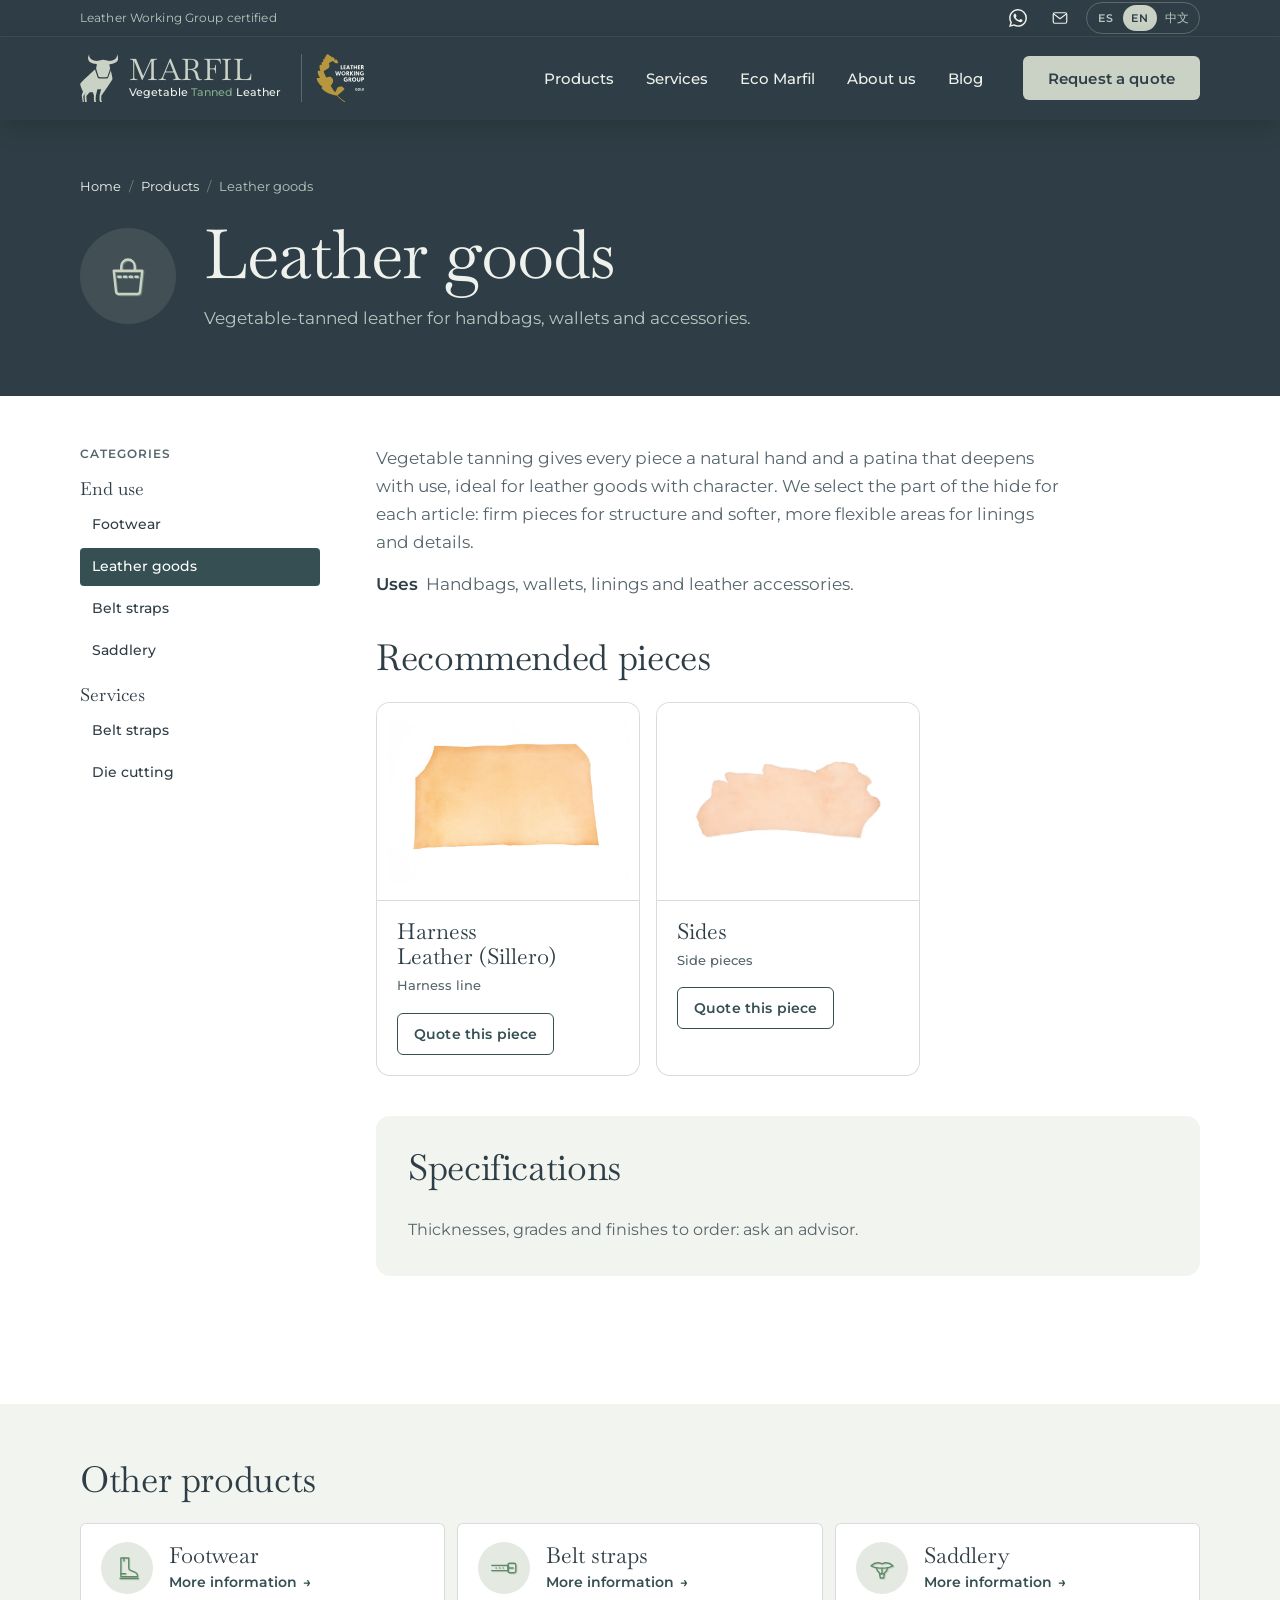
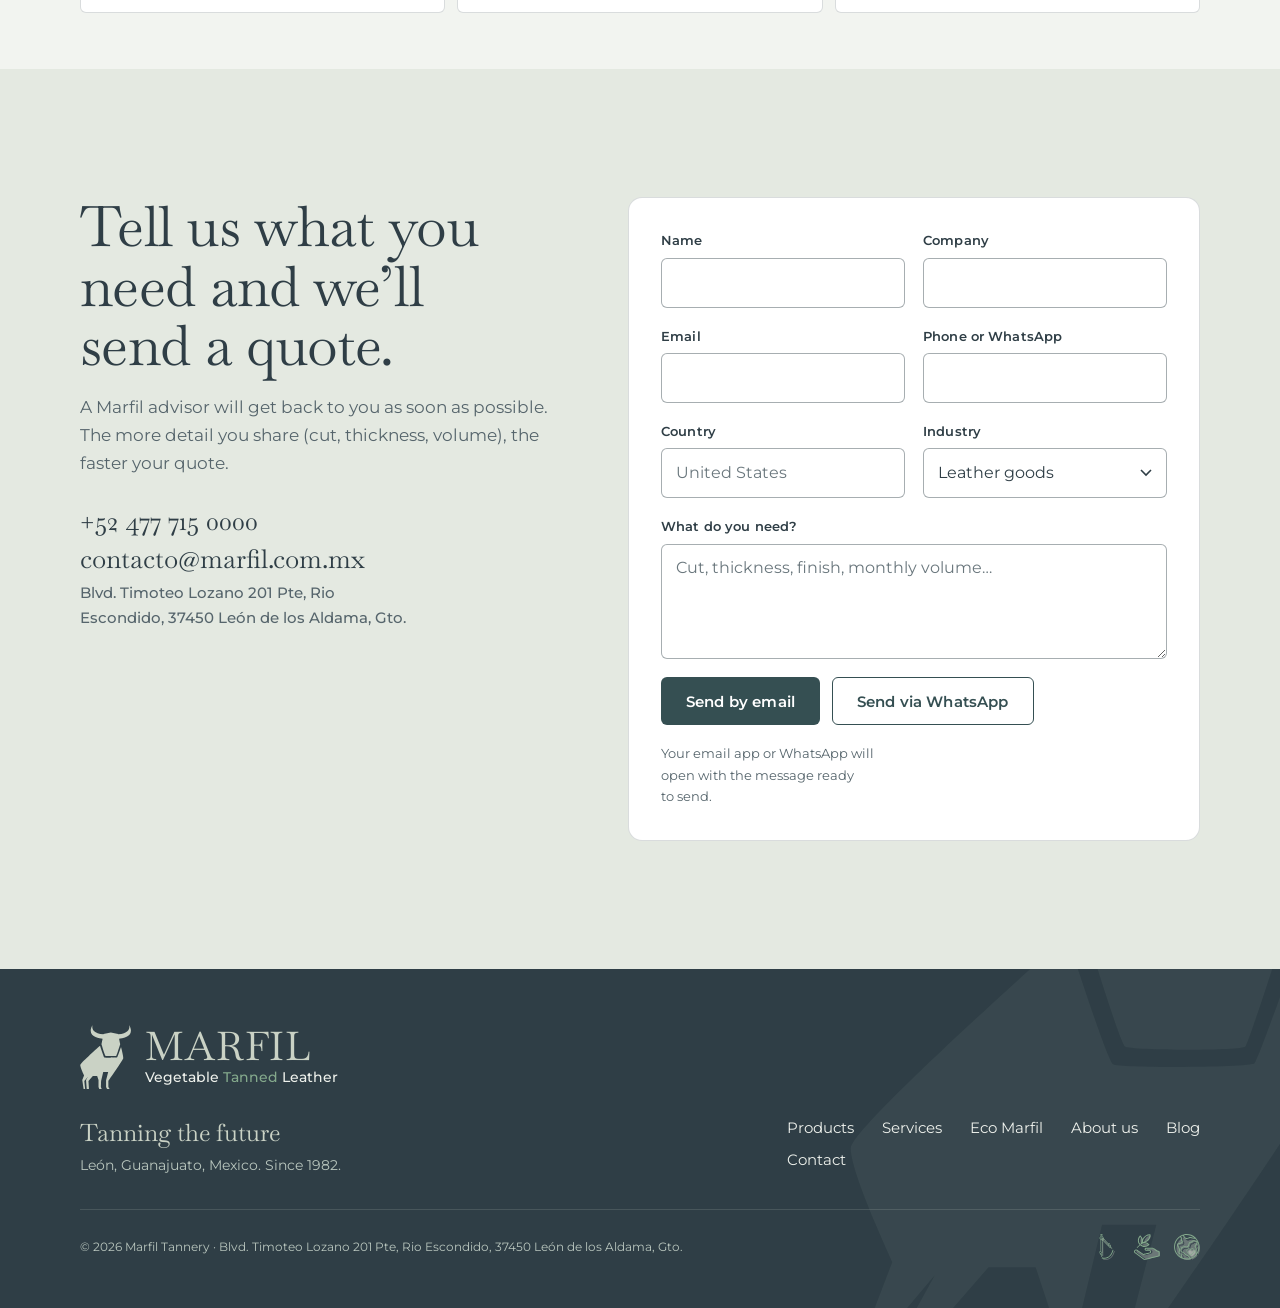
<file: marfil/productos/marroquineria.html>
<!doctype html>
<html lang="es">
<head>
<meta charset="utf-8">
<meta name="viewport" content="width=device-width, initial-scale=1, viewport-fit=cover">
<title data-i18n="p.marr.meta">Piel vegetal para marroquinería | Marfil Tannery</title>
<meta name="description" data-i18n-attr="content:meta.desc" content="Tenería en León, Guanajuato desde 1982. Piel 100% curtida al vegetal, certificada Leather Working Group: suela, sillero, crupón y tiras para cinturón. Solicita tu cotización.">
<meta name="theme-color" content="#2F3E46">
<link rel="icon" href="../img/toro.svg" type="image/svg+xml">
<link rel="preconnect" href="https://fonts.googleapis.com">
<link rel="preconnect" href="https://fonts.gstatic.com" crossorigin>
<link href="https://fonts.googleapis.com/css2?family=Baskervville:ital,wght@0,400..700;1,400..700&family=Montserrat:wght@300..700&display=swap" rel="stylesheet">
<link rel="stylesheet" href="../styles.css">
</head>
<body class="page-inner">
<svg class="sprite" aria-hidden="true" focusable="false" xmlns="http://www.w3.org/2000/svg">
<symbol id="toro" viewBox="109.16 348.43 74.02 93.44"><path d="M 109.165 385.1094 C 109.329 387.7034 131.958 407.9844 138.051 413.4054 C 138.454 412.0704 143.43 396.8104 144.16 396.2994 C 144.926 395.7654 162.538 395.8164 163.073 396.4204 C 163.608 397.0244 168.695 411.5744 168.695 411.5744 C 168.695 411.5744 172.392 397.6074 171.953 394.9234 C 171.514 392.2404 150.217 361.8704 150.217 361.8704 L 150.217 352.9634 L 152.036 350.1314 L 148.308 350.1314 L 146.877 352.9634 L 146.877 362.9494 L 149.953 374.8584 L 142.708 374.8584 L 139.598 361.8704 L 139.275 352.9634 L 140.471 350.1314 L 136.931 350.1314 L 135.845 352.9634 L 135.845 363.1004 L 133.842 369.1824 L 127.552 369.1824 L 121.184 361.8704 L 121.885 350.1314 L 118.602 350.1314 L 117.617 363.1004 L 120.398 368.1594 L 115.111 361.8704 L 116.311 350.1314 L 114.02 350.1314 L 112.111 363.1004 L 114.708 369.8814 C 114.708 369.8814 108.978 382.1514 109.165 385.1094" transform="matrix(1 0 0 -1 0 792)"/><path d="M 127.2363 443.5674 C 127.2363 443.5674 122.4913 432.0644 143.0853 429.9724 L 143.1693 430.3964 L 153.8063 432.4384 L 164.4433 430.3964 L 164.5283 429.9724 C 185.1223 432.0644 180.3773 443.5674 180.3773 443.5674 C 190.2993 427.0884 171.0853 424.0634 165.8263 423.5504 L 167.2553 416.4844 L 167.4763 415.3864 C 167.4763 415.3864 162.3623 399.2464 161.8273 398.6424 C 161.2923 398.0384 146.5513 398.1074 145.7863 398.6424 C 145.0543 399.1524 140.5683 413.9554 140.1663 415.2904 C 140.1463 415.3534 140.1353 415.3864 140.1353 415.3864 L 141.7873 423.5504 C 136.5273 424.0634 117.3143 427.0884 127.2363 443.5674" transform="matrix(1 0 0 -1 0 792)"/></symbol>
<symbol id="ico-precision" viewBox="308.2 301.2 23.3 39.3"><path d="M 313.9 454.9 L 313.4 454.9 L 313.4 456.8 L 313.9 456.6 Z" transform="matrix(1 0 0 -1 0 792)" style="fill:var(--ico-2,#bdd1c2)"/><path d="M 314.2 457.4 L 314.2 457.2 L 312.2 458.3 L 312.2 459.1 C 313.0 459.3 313.6 460.0 313.6 460.8 C 313.6 461.6 313.0 462.3 312.2 462.5 L 312.3 479.8 C 312.6 479.7 313.1 479.5 313.5 479.6 C 313.7 479.6 313.9 479.6 314.1 479.6 Z" transform="matrix(1 0 0 -1 0 792)" style="fill:var(--ico-2,#bdd1c2)"/><path d="M 326.9 469.6 L 327.8 468.7 L 328.2 467.6 L 326.8 469.0 Z" transform="matrix(1 0 0 -1 0 792)" style="fill:var(--ico-2,#bdd1c2)"/><path d="M 325.0 474.0 C 325.6 474.0 326.0 473.6 326.0 473.0 C 326.0 472.4 325.6 472.0 325.0 472.0 C 324.4 472.0 324.0 472.4 324.0 473.0 C 324.0 473.5 324.4 474.0 325.0 474.0" transform="matrix(1 0 0 -1 0 792)" style="fill:var(--ico-2,#bdd1c2)"/><path d="M 323.6 474.0 C 323.4 473.7 323.3 473.4 323.3 473.0 C 323.3 472.0 324.1 471.3 325.0 471.3 C 325.4 471.3 325.7 471.4 326.0 471.6 L 326.6 471.0 L 326.1 469.0 L 315.0 480.0 C 315.5 480.3 316.0 480.7 316.2 481.3 Z" transform="matrix(1 0 0 -1 0 792)" style="fill:var(--ico-2,#bdd1c2)"/><path d="M 311.2 482.5 C 311.2 483.8 312.2 484.9 313.5 484.9 C 314.8 484.9 315.8 483.8 315.8 482.6 C 315.8 481.3 314.8 480.2 313.5 480.2 C 312.2 480.2 311.2 481.3 311.2 482.5" transform="matrix(1 0 0 -1 0 792)" style="fill:var(--ico-2,#bdd1c2)"/><path d="M 311.9 461.8 C 312.4 461.8 312.9 461.4 312.9 460.8 C 312.9 460.2 312.5 459.8 311.9 459.8 C 311.3 459.8 310.9 460.2 310.9 460.8 C 310.9 461.4 311.3 461.8 311.9 461.8" transform="matrix(1 0 0 -1 0 792)" style="fill:var(--ico-2,#bdd1c2)"/><path d="M 313.6 483.6 C 314.1 483.6 314.5 483.1 314.5 482.6 C 314.5 482.0 314.1 481.6 313.6 481.6 C 313.0 481.6 312.6 482.0 312.6 482.6 C 312.6 483.1 313.0 483.6 313.6 483.6 M 313.6 480.9 C 314.5 480.9 315.2 481.7 315.2 482.6 C 315.2 483.5 314.5 484.3 313.6 484.3 C 312.6 484.3 311.9 483.5 311.9 482.6 C 311.9 481.7 312.6 480.9 313.6 480.9" transform="matrix(1 0 0 -1 0 792)" style="fill:var(--ico-2,#bdd1c2)"/><path d="M 320.8 453.1 C 318.7 452.5 316.5 452.4 314.8 452.9 C 314.6 453.0 314.3 452.9 314.2 452.8 C 314.0 452.6 314.0 452.4 314.0 452.2 C 314.1 452.0 314.2 451.8 314.4 451.7 C 315.4 451.5 316.4 451.3 317.5 451.3 C 321.3 451.4 325.2 453.2 327.7 456.3 C 329.3 458.4 330.6 461.0 331.5 464.3 C 331.6 464.6 331.4 464.9 331.1 465.0 C 330.8 465.1 330.4 464.9 330.3 464.6 C 329.1 460.2 326.5 454.7 320.8 453.1" transform="matrix(1 0 0 -1 0 792)" style="fill:var(--ico-2,#bdd1c2)"/><path d="M 309.9 464.0 C 310.4 464.0 310.9 463.5 310.9 463.0 C 310.9 462.4 310.4 461.9 309.9 461.9 C 309.3 461.9 308.8 462.4 308.8 463.0 C 308.8 463.5 309.3 464.0 309.9 464.0 M 309.2 484.7 C 309.2 486.0 310.3 487.0 311.6 487.0 C 312.8 487.0 313.9 486.0 313.9 484.7 C 313.9 483.4 312.8 482.4 311.6 482.4 C 310.3 482.4 309.2 483.4 309.2 484.7 M 310.4 490.2 L 310.9 490.2 L 310.9 487.6 C 310.8 487.6 310.8 487.6 310.7 487.6 L 310.4 487.6 Z M 311.3 490.2 L 311.6 490.2 L 311.6 487.7 C 311.6 487.7 311.6 487.7 311.6 487.7 C 311.5 487.7 311.4 487.7 311.3 487.7 Z M 312.1 490.2 L 312.7 490.2 L 312.7 487.6 L 312.4 487.6 C 312.3 487.6 312.2 487.6 312.1 487.7 Z M 321.6 476.1 C 321.4 475.8 321.3 475.5 321.3 475.1 C 321.3 474.2 322.1 473.4 323.0 473.4 C 323.4 473.4 323.7 473.5 324.0 473.7 L 324.6 473.1 L 324.0 471.1 L 313.0 482.1 C 313.6 482.4 314.0 482.9 314.3 483.4 Z M 323.0 476.1 C 323.6 476.1 324.0 475.7 324.0 475.1 C 324.0 474.5 323.6 474.1 323.0 474.1 C 322.4 474.1 322.0 474.5 322.0 475.1 C 322.0 475.7 322.4 476.1 323.0 476.1 M 324.9 471.7 L 325.8 470.8 L 326.2 469.7 L 324.8 471.1 Z M 312.1 459.5 L 312.1 459.4 L 310.2 460.4 L 310.2 461.3 C 311.0 461.4 311.6 462.1 311.6 463.0 C 311.6 463.8 311.0 464.4 310.2 464.6 L 310.3 482.0 C 310.7 481.8 311.1 481.7 311.6 481.7 C 311.7 481.7 311.9 481.7 312.1 481.7 Z M 311.9 457.0 L 311.4 457.0 L 311.4 459.0 L 311.9 458.7 Z M 308.2 463.0 C 308.2 462.1 308.7 461.4 309.5 461.3 L 309.5 460.0 L 310.9 459.2 L 310.9 456.5 L 312.3 456.5 L 312.3 458.5 L 312.8 458.2 L 312.8 481.4 L 324.4 469.8 L 324.6 470.6 L 327.3 467.9 L 326.2 471.1 L 325.1 472.1 L 325.4 473.3 L 324.5 474.2 C 324.6 474.5 324.7 474.8 324.7 475.1 C 324.7 476.0 323.9 476.8 323.0 476.8 C 322.7 476.8 322.4 476.7 322.1 476.5 L 314.5 484.2 C 314.5 484.3 314.6 484.5 314.6 484.7 C 314.6 485.8 314.0 486.7 313.1 487.3 L 313.1 490.7 L 309.9 490.7 L 309.9 487.2 C 309.1 486.7 308.5 485.8 308.5 484.7 C 308.5 483.8 309.0 483.0 309.6 482.4 L 309.5 464.6 C 308.7 464.5 308.2 463.8 308.2 463.0" transform="matrix(1 0 0 -1 0 792)" style="fill:var(--ico-1,#73ad8e)"/><path d="M 311.6 485.7 C 312.1 485.7 312.5 485.2 312.5 484.7 C 312.5 484.2 312.1 483.7 311.6 483.7 C 311.0 483.7 310.6 484.2 310.6 484.7 C 310.6 485.2 311.0 485.7 311.6 485.7 M 311.6 483.0 C 312.5 483.0 313.2 483.8 313.2 484.7 C 313.2 485.6 312.5 486.4 311.6 486.4 C 310.6 486.4 309.9 485.6 309.9 484.7 C 309.9 483.8 310.6 483.0 311.6 483.0" transform="matrix(1 0 0 -1 0 792)" style="fill:var(--ico-1,#73ad8e)"/><path d="M 318.8 455.2 C 316.7 454.6 314.5 454.6 312.7 455.1 C 312.5 455.1 312.3 455.1 312.1 454.9 C 312.0 454.8 311.9 454.5 312.0 454.3 C 312.0 454.1 312.2 453.9 312.4 453.9 C 313.4 453.6 314.4 453.5 315.4 453.5 C 319.2 453.5 323.1 455.3 325.6 458.4 C 327.3 460.5 328.6 463.0 329.5 466.3 C 329.6 466.7 329.4 467.0 329.1 467.1 C 328.7 467.2 328.4 467.0 328.3 466.7 C 327.1 462.3 324.4 456.8 318.8 455.2" transform="matrix(1 0 0 -1 0 792)" style="fill:var(--ico-1,#73ad8e)"/></symbol>
<symbol id="ico-sustentabilidad" viewBox="301.0 459.6 37.6 37.0"><path d="M 338.6 301.1 C 337.9 301.0 337.0 300.8 335.9 300.6 C 335.9 300.6 335.8 300.5 335.8 300.5 L 335.6 300.5 C 332.7 299.7 327.0 298.3 319.0 296.3 L 319.0 296.3 C 318.7 296.2 318.4 296.2 318.0 296.3 L 305.4 305.5 C 305.3 305.5 305.3 305.5 305.3 305.5 C 305.1 305.6 305.0 305.7 304.9 305.8 C 304.9 305.8 304.9 305.8 304.9 305.8 C 304.6 306.1 304.4 306.5 304.4 306.9 C 304.4 307.7 305.0 308.4 305.8 308.4 C 305.9 308.4 305.9 308.4 305.9 308.4 C 306.1 308.5 306.2 308.5 306.4 308.5 C 306.4 308.4 306.5 308.4 306.6 308.4 C 306.6 308.4 306.7 308.4 306.8 308.3 C 306.8 308.3 306.9 308.3 306.9 308.3 C 306.9 308.2 306.9 308.2 306.9 308.2 L 308.3 307.3 C 308.3 307.2 308.3 307.2 308.3 307.2 L 316.1 302.2 C 316.1 302.2 316.2 302.1 316.3 302.1 C 316.5 302.1 316.9 302.0 317.2 302.1 C 317.3 302.1 317.3 302.1 317.3 302.1 C 317.7 302.2 319.4 302.6 322.3 303.4 L 322.4 303.4 C 323.0 303.6 323.6 303.7 324.2 303.9 C 325.2 304.1 326.0 304.3 326.1 304.4 C 326.2 304.4 326.2 304.4 326.3 304.4 C 327.2 304.9 327.7 305.9 327.7 306.9 C 327.7 308.2 326.7 309.4 325.4 309.6 C 325.4 309.6 325.3 309.6 325.3 309.6 L 320.4 309.6 C 320.0 309.6 319.7 309.9 319.7 310.3 C 319.7 310.7 320.0 311.0 320.4 311.0 L 325.6 311.0 C 326.3 311.0 327.1 311.0 328.2 311.0 C 330.2 311.0 331.7 310.2 332.9 309.4 C 333.2 309.1 333.5 308.9 333.8 308.7 C 335.2 307.7 336.7 306.6 338.6 306.4 L 338.6 301.8 L 338.6 301.1 C 338.6 301.1 338.6 301.1 338.6 301.1" transform="matrix(1 0 0 -1 0 792)" style="fill:var(--ico-2,#bdd1c2)"/><path d="M 323.4 317.0 C 320.4 314.4 315.8 314.4 312.8 317.1 C 312.7 317.2 312.7 317.2 312.7 317.2 C 312.6 317.2 312.6 317.3 312.6 317.3 C 312.6 317.3 312.5 317.3 312.5 317.4 C 312.5 317.4 312.4 317.4 312.4 317.5 C 312.3 317.5 312.3 317.6 312.2 317.7 L 312.1 317.8 C 309.4 320.9 309.4 325.4 312.0 328.5 C 314.5 325.7 314.7 321.5 312.6 318.4 C 312.4 318.1 312.4 317.8 312.7 317.5 C 312.9 317.3 313.3 317.3 313.6 317.5 C 316.6 319.6 320.7 319.3 323.4 317.0" transform="matrix(1 0 0 -1 0 792)" style="fill:var(--ico-2,#bdd1c2)"/><path d="M 315.8 320.9 C 315.8 321.2 315.9 321.6 316.0 322.1 C 316.8 326.7 320.8 330.2 325.5 330.5 C 325.1 325.3 321.0 321.2 315.8 320.9" transform="matrix(1 0 0 -1 0 792)" style="fill:var(--ico-2,#bdd1c2)"/><path d="M 336.6 301.5 C 335.9 301.4 335.0 301.2 333.9 300.9 C 333.9 300.9 333.8 300.9 333.8 300.9 L 333.6 300.8 C 330.7 300.1 325.0 298.7 317.0 296.6 L 317.0 296.6 C 316.7 296.6 316.4 296.6 316.0 296.7 L 303.4 305.8 C 303.3 305.9 303.3 305.9 303.3 305.9 C 303.1 306.0 303.0 306.1 302.9 306.2 C 302.9 306.2 302.9 306.2 302.9 306.2 C 302.6 306.5 302.4 306.9 302.4 307.3 C 302.4 308.1 303.0 308.7 303.8 308.8 C 303.9 308.8 303.9 308.8 303.9 308.8 C 304.1 308.8 304.2 308.8 304.4 308.8 C 304.4 308.8 304.5 308.8 304.6 308.8 C 304.6 308.8 304.7 308.7 304.8 308.7 C 304.8 308.7 304.9 308.6 304.9 308.6 C 304.9 308.6 304.9 308.6 304.9 308.6 L 306.3 307.6 C 306.3 307.6 306.3 307.6 306.3 307.6 L 314.1 302.6 C 314.1 302.5 314.2 302.5 314.3 302.5 C 314.5 302.4 314.9 302.4 315.2 302.4 C 315.3 302.4 315.3 302.4 315.3 302.4 C 315.7 302.5 317.4 302.9 320.3 303.7 L 320.4 303.8 C 321.0 303.9 321.6 304.1 322.2 304.2 C 323.2 304.5 324.0 304.7 324.1 304.7 C 324.2 304.8 324.2 304.8 324.3 304.8 C 325.2 305.3 325.7 306.2 325.7 307.2 C 325.7 308.6 324.7 309.8 323.4 310.0 C 323.4 310.0 323.3 310.0 323.3 310.0 L 318.4 310.0 C 318.0 310.0 317.7 310.3 317.7 310.7 C 317.7 311.1 318.0 311.4 318.4 311.4 L 323.6 311.4 C 324.3 311.4 325.1 311.4 326.2 311.4 C 328.2 311.4 329.7 310.6 330.9 309.7 C 331.2 309.5 331.5 309.3 331.8 309.0 C 333.2 308.0 334.7 307.0 336.6 306.8 L 336.6 302.2 L 336.6 301.5 C 336.6 301.5 336.6 301.5 336.6 301.5 M 337.9 307.8 C 337.8 308.0 337.6 308.1 337.3 308.1 C 335.4 308.1 334.2 309.1 332.7 310.2 C 332.4 310.4 332.0 310.6 331.7 310.9 C 330.3 311.8 328.6 312.8 326.2 312.8 C 325.1 312.8 324.3 312.8 323.6 312.8 L 318.4 312.8 C 317.2 312.8 316.3 311.8 316.3 310.7 C 316.3 309.5 317.2 308.6 318.4 308.6 L 323.2 308.6 C 323.9 308.5 324.3 307.9 324.3 307.2 C 324.3 306.8 324.1 306.3 323.7 306.1 C 323.4 306.0 322.7 305.8 321.9 305.6 C 321.3 305.4 320.6 305.3 320.0 305.1 L 319.9 305.1 C 316.5 304.2 315.4 303.9 315.1 303.8 C 314.9 303.8 314.8 303.8 314.7 303.8 L 307.1 308.7 L 305.7 309.8 C 305.7 309.8 305.6 309.8 305.6 309.8 C 305.5 309.8 305.5 309.9 305.4 309.9 C 305.3 310.0 305.1 310.1 305.0 310.1 C 304.8 310.1 304.7 310.2 304.6 310.2 C 304.2 310.2 304.0 310.2 303.7 310.2 C 302.2 310.0 301.0 308.8 301.0 307.3 C 301.0 306.5 301.3 305.8 301.9 305.2 C 301.9 305.2 301.9 305.2 301.9 305.2 C 302.1 305.0 302.4 304.8 302.6 304.7 L 315.2 295.6 C 315.3 295.5 315.3 295.5 315.4 295.5 L 315.5 295.4 C 315.5 295.4 315.5 295.4 315.5 295.4 C 315.9 295.3 316.3 295.2 316.6 295.2 C 316.8 295.2 317.1 295.2 317.3 295.3 C 317.3 295.3 317.3 295.3 317.3 295.3 L 317.4 295.3 C 325.4 297.3 331.1 298.8 333.9 299.5 C 334.0 299.5 334.0 299.5 334.0 299.5 L 334.3 299.6 C 335.7 299.9 336.7 300.1 337.3 300.1 C 337.7 300.1 338.0 300.4 338.0 300.8 L 338.0 301.3 C 338.0 301.3 338.0 301.4 338.0 301.4 L 338.0 307.3 C 338.1 307.5 338.0 307.7 337.9 307.8" transform="matrix(1 0 0 -1 0 792)" style="fill:var(--ico-1,#73ad8e)"/><path d="M 313.8 321.2 C 313.8 321.6 313.9 322.0 314.0 322.4 C 314.8 327.1 318.8 330.6 323.5 330.9 C 323.1 325.7 319.0 321.6 313.8 321.2 M 321.4 317.3 C 318.4 314.8 313.8 314.8 310.8 317.5 C 310.7 317.5 310.7 317.6 310.7 317.6 C 310.6 317.6 310.6 317.6 310.6 317.6 C 310.6 317.7 310.5 317.7 310.5 317.7 C 310.5 317.8 310.4 317.8 310.4 317.8 C 310.3 317.9 310.3 318.0 310.2 318.0 L 310.1 318.2 C 307.4 321.2 307.4 325.8 310.0 328.9 C 312.5 326.1 312.7 321.9 310.6 318.8 C 310.4 318.5 310.4 318.1 310.7 317.9 C 310.9 317.7 311.3 317.6 311.6 317.8 C 314.6 319.9 318.7 319.7 321.4 317.3 M 324.9 331.6 L 324.9 331.6 C 324.9 332.0 324.6 332.3 324.2 332.3 L 324.2 332.3 C 324.2 332.3 324.2 332.3 324.2 332.3 C 319.3 332.3 315.1 329.3 313.3 325.0 C 313.0 326.9 312.1 328.7 310.6 330.2 C 310.6 330.2 310.5 330.3 310.5 330.3 C 310.5 330.3 310.4 330.3 310.4 330.4 C 310.2 330.6 309.7 330.6 309.5 330.4 C 309.5 330.4 309.4 330.3 309.4 330.3 C 305.9 326.8 305.7 321.0 309.1 317.2 L 309.1 317.2 L 304.9 313.0 L 305.6 312.3 L 309.8 316.5 L 309.8 316.5 C 311.7 314.8 313.9 314.0 316.2 314.0 C 318.6 314.0 321.1 315.0 322.9 316.8 C 322.9 316.8 323.0 316.9 323.0 316.9 C 323.2 317.1 323.2 317.5 323.0 317.8 C 323.0 317.8 322.9 317.8 322.9 317.9 C 321.4 319.4 319.4 320.3 317.3 320.6 C 321.8 322.2 324.9 326.5 324.9 331.6" transform="matrix(1 0 0 -1 0 792)" style="fill:var(--ico-1,#73ad8e)"/></symbol>
<symbol id="ico-mundo" viewBox="302.4 617.0 34.8 34.9"><path d="M 314.1 141.8 C 314.0 141.8 314.0 141.8 314.0 141.8 C 308.9 144.6 305.7 149.9 305.7 155.7 C 305.7 160.5 307.8 164.9 311.4 167.9 C 311.7 168.1 311.9 168.3 312.2 168.5 C 313.1 168.5 313.4 168.4 313.6 167.0 C 313.7 166.7 313.7 166.4 313.6 166.0 C 313.6 165.5 313.5 165.0 313.7 164.5 C 313.8 164.1 314.1 163.9 314.4 163.6 C 314.7 163.3 314.9 163.0 314.9 162.7 C 315.0 161.4 313.6 161.1 311.8 160.8 C 311.7 160.7 311.5 160.7 311.3 160.7 C 310.9 160.6 310.4 160.5 310.1 160.3 C 309.2 160.0 308.7 159.5 308.4 158.8 C 308.1 157.6 308.9 156.4 309.6 155.5 C 310.7 154.2 311.3 152.3 311.0 150.9 C 310.9 150.5 310.8 150.2 310.7 149.9 C 310.3 148.8 309.9 147.5 311.2 146.5 C 311.7 146.1 312.1 145.9 312.4 145.7 C 312.6 145.6 312.8 145.5 313.0 145.4 C 313.4 145.1 313.7 144.8 313.9 144.1 C 314.1 143.3 314.1 142.5 314.1 141.8" transform="matrix(1 0 0 -1 0 792)" style="fill:var(--ico-2,#bdd1c2)"/><path d="M 333.5 145.4 C 331.8 143.3 329.5 141.8 327.0 140.9 C 326.9 140.8 326.8 140.8 326.8 140.8 C 325.5 142.5 323.3 144.7 320.9 145.3 C 319.9 145.6 319.6 146.0 319.1 146.6 C 319.0 146.8 318.8 147.0 318.6 147.3 C 317.9 148.1 317.2 148.4 316.4 148.8 C 316.2 148.8 316.0 148.9 315.8 149.0 C 314.5 149.6 314.0 150.7 314.2 152.1 C 314.6 154.3 316.8 155.1 318.6 155.1 C 318.7 155.1 318.8 155.1 318.9 155.1 C 319.4 155.0 319.9 155.0 320.3 154.9 C 321.4 154.7 322.4 154.5 323.6 155.7 C 324.5 156.5 324.7 157.4 324.8 158.3 C 324.9 158.8 325.0 159.2 325.2 159.7 C 325.4 160.2 325.7 160.7 326.1 161.0 C 326.4 161.2 326.7 161.2 327.0 161.2 C 327.2 161.1 327.4 161.1 327.7 161.2 C 328.3 161.4 328.6 161.8 328.9 162.2 C 329.3 162.7 329.7 163.2 330.6 163.3 C 331.7 163.3 333.9 162.7 334.5 161.6 C 334.8 161.1 334.7 160.6 334.4 160.0 C 334.1 159.6 333.7 159.3 333.4 159.0 L 333.4 159.0 C 332.9 158.5 332.3 158.0 332.1 156.8 C 331.9 155.7 332.4 155.2 332.8 154.8 C 333.1 154.5 333.3 154.2 333.5 153.8 C 333.7 153.1 333.5 152.4 333.2 151.7 C 333.0 151.0 332.8 150.3 332.9 149.6 C 332.9 149.4 333.0 149.2 333.0 148.9 C 333.0 148.5 333.5 146.9 333.8 145.8 C 333.7 145.6 333.6 145.5 333.5 145.4" transform="matrix(1 0 0 -1 0 792)" style="fill:var(--ico-2,#bdd1c2)"/><path d="M 334.7 147.2 C 334.5 148.1 334.3 148.9 334.3 149.0 C 334.2 149.3 334.2 149.6 334.2 149.8 C 334.1 150.2 334.3 150.8 334.4 151.3 C 334.7 152.2 335.1 153.1 334.7 154.2 C 334.4 154.9 334.0 155.3 333.7 155.6 C 333.4 156.0 333.3 156.1 333.4 156.6 C 333.5 157.3 333.7 157.6 334.3 158.1 L 334.3 158.1 C 334.4 158.1 334.4 158.2 334.5 158.3 C 334.6 158.4 334.7 158.5 334.8 158.6 C 334.9 158.7 335.0 158.8 335.1 158.9 C 335.2 159.0 335.3 159.2 335.4 159.3 C 336.3 160.6 335.9 161.6 335.6 162.2 C 335.3 162.7 334.9 163.1 334.3 163.5 C 333.1 164.3 331.5 164.7 330.5 164.6 C 328.9 164.5 328.2 163.6 327.8 163.0 C 327.6 162.7 327.4 162.5 327.2 162.4 C 327.2 162.4 327.1 162.5 327.1 162.5 C 326.7 162.5 326.0 162.6 325.3 162.1 C 324.7 161.6 324.2 160.9 324.0 160.3 C 323.7 159.6 323.6 159.0 323.5 158.5 C 323.4 157.7 323.3 157.2 322.7 156.7 C 321.9 155.9 321.5 156.0 320.4 156.2 C 320.0 156.3 319.5 156.4 318.9 156.4 C 316.5 156.5 313.5 155.5 312.9 152.4 C 312.6 150.7 313.2 149.2 314.6 148.2 C 314.8 148.1 315.0 148.0 315.2 147.9 C 315.5 147.8 315.7 147.7 315.9 147.6 C 316.3 147.4 316.7 147.2 317.0 147.0 C 317.2 146.9 317.4 146.7 317.6 146.5 C 317.8 146.3 317.9 146.1 318.1 145.9 C 318.4 145.4 318.7 145.0 319.3 144.7 C 319.6 144.5 320.0 144.3 320.6 144.1 C 321.2 143.9 321.8 143.6 322.4 143.3 C 323.6 142.5 324.6 141.5 325.4 140.4 C 324.1 140.1 322.8 139.9 321.5 139.9 C 319.3 139.9 317.2 140.4 315.3 141.2 C 315.3 141.3 315.3 141.5 315.3 141.6 C 315.3 141.6 315.3 141.6 315.3 141.6 C 315.3 141.8 315.3 141.9 315.4 142.0 C 315.4 142.1 315.4 142.1 315.4 142.2 C 315.4 142.3 315.4 142.4 315.4 142.5 C 315.4 142.5 315.4 142.6 315.4 142.6 C 315.4 142.7 315.3 142.8 315.3 142.9 C 315.3 143.0 315.3 143.0 315.3 143.1 C 315.3 143.2 315.3 143.3 315.3 143.4 C 315.3 143.4 315.3 143.5 315.3 143.5 C 315.3 143.6 315.2 143.7 315.2 143.8 C 315.2 143.9 315.2 143.9 315.2 144.0 C 315.2 144.1 315.1 144.3 315.1 144.4 C 314.7 146.0 313.8 146.4 313.0 146.8 C 312.7 147.0 312.4 147.2 312.0 147.4 C 311.5 147.9 311.5 148.3 311.9 149.4 C 312.0 149.8 312.2 150.2 312.3 150.6 C 312.6 152.4 311.9 154.7 310.6 156.3 C 309.9 157.2 309.5 158.0 309.7 158.4 C 309.7 158.5 309.7 158.5 309.7 158.5 C 309.8 158.6 309.8 158.7 309.9 158.8 C 310.1 158.9 310.2 159.0 310.4 159.1 C 310.4 159.1 310.5 159.1 310.6 159.2 C 310.9 159.3 311.5 159.4 312.0 159.5 C 313.7 159.8 316.3 160.3 316.2 162.8 C 316.1 163.6 315.6 164.1 315.3 164.5 C 315.1 164.7 315.0 164.8 314.9 164.9 C 314.8 165.2 314.9 165.5 314.9 165.9 C 314.9 166.3 315.0 166.8 314.9 167.2 C 314.9 167.4 314.8 167.5 314.8 167.7 C 314.8 167.7 314.8 167.7 314.8 167.8 C 314.8 167.9 314.7 167.9 314.7 168.0 C 314.7 168.1 314.7 168.1 314.7 168.1 C 314.6 168.2 314.6 168.3 314.6 168.3 C 314.6 168.4 314.6 168.4 314.6 168.4 C 314.5 168.5 314.5 168.6 314.5 168.6 C 314.5 168.7 314.4 168.7 314.4 168.7 C 314.4 168.8 314.3 168.9 314.3 168.9 C 314.3 168.9 314.3 169.0 314.3 169.0 C 314.2 169.0 314.2 169.1 314.1 169.1 C 314.1 169.1 314.1 169.2 314.1 169.2 C 314.0 169.2 314.0 169.3 313.9 169.3 C 313.9 169.3 313.9 169.3 313.9 169.3 C 313.8 169.4 313.8 169.4 313.7 169.4 C 313.7 169.4 313.7 169.4 313.7 169.5 C 314.4 169.9 315.2 170.2 315.9 170.5 C 316.0 170.5 316.0 170.5 316.0 170.5 C 316.6 170.3 317.0 169.7 317.4 169.0 C 317.8 168.3 318.3 167.5 319.2 166.9 C 320.0 166.4 320.7 166.1 321.5 166.1 C 322.4 166.1 323.1 166.4 323.8 166.8 L 323.6 167.3 L 323.9 166.8 C 324.2 166.9 324.6 167.1 325.0 167.2 C 326.6 167.7 327.9 167.3 329.6 166.8 C 330.1 166.7 330.5 166.6 330.9 166.4 C 331.0 166.4 331.1 166.4 331.2 166.4 C 331.2 166.4 331.2 166.4 331.3 166.4 C 331.3 166.4 331.4 166.4 331.4 166.4 C 331.5 166.4 331.5 166.4 331.5 166.4 C 331.6 166.3 331.7 166.3 331.7 166.3 C 331.8 166.3 331.8 166.3 331.8 166.3 C 331.9 166.4 331.9 166.4 332.0 166.4 C 332.0 166.4 332.1 166.4 332.1 166.4 C 332.2 166.4 332.2 166.4 332.3 166.4 C 332.3 166.4 332.4 166.4 332.4 166.4 C 332.5 166.4 332.5 166.4 332.6 166.4 C 332.6 166.4 332.7 166.4 332.7 166.4 C 332.8 166.4 332.8 166.5 332.9 166.5 C 332.9 166.5 333.0 166.5 333.0 166.5 C 333.0 166.5 333.0 166.5 333.0 166.5 C 335.8 163.6 337.3 159.7 337.3 155.7 C 337.3 152.6 336.4 149.7 334.7 147.2" transform="matrix(1 0 0 -1 0 792)" style="fill:var(--ico-2,#bdd1c2)"/><path d="M 329.9 153.6 C 328.6 153.9 327.3 153.4 326.5 152.5 C 325.6 153.5 324.3 153.9 323.1 153.6 C 321.8 153.2 321.1 152.2 321.1 150.9 C 321.1 147.9 326.0 144.4 326.2 144.3 L 326.5 144.1 L 326.7 144.3 C 326.9 144.4 331.9 147.9 331.9 150.9 C 331.9 152.2 331.1 153.2 329.9 153.6" transform="matrix(1 0 0 -1 0 792)" style="fill:var(--ico-2,#bdd1c2)"/><path d="M 326.5 145.1 C 325.0 146.2 321.9 148.9 321.9 150.9 C 321.9 151.8 322.4 152.5 323.3 152.8 C 323.5 152.8 323.7 152.8 323.9 152.8 C 324.7 152.8 325.6 152.5 326.1 151.5 L 326.5 150.9 L 326.9 151.5 C 327.5 152.6 328.7 153.0 329.7 152.7 C 330.1 152.6 331.1 152.2 331.1 150.9 C 331.1 148.9 328.0 146.2 326.5 145.1" transform="matrix(1 0 0 -1 0 792)" style="fill:var(--ico-2,#bdd1c2)"/><path d="M 332.7 149.3 C 332.5 150.2 332.3 151.0 332.3 151.2 C 332.2 151.4 332.2 151.7 332.2 151.9 C 332.1 152.3 332.3 152.9 332.4 153.4 C 332.7 154.3 333.1 155.3 332.7 156.3 C 332.4 157.0 332.0 157.4 331.7 157.8 C 331.4 158.1 331.3 158.2 331.4 158.8 C 331.5 159.5 331.7 159.7 332.3 160.2 L 332.3 160.2 C 332.4 160.3 332.4 160.3 332.5 160.4 C 332.6 160.5 332.7 160.6 332.8 160.7 C 332.9 160.8 333.0 160.9 333.1 161.0 C 333.2 161.2 333.3 161.3 333.4 161.4 C 334.3 162.7 333.9 163.8 333.6 164.3 C 333.3 164.8 332.8 165.3 332.3 165.6 C 331.1 166.4 329.5 166.8 328.5 166.7 C 326.9 166.6 326.2 165.7 325.8 165.1 C 325.6 164.8 325.4 164.6 325.2 164.6 C 325.2 164.6 325.1 164.6 325.1 164.6 C 324.7 164.6 324.0 164.7 323.3 164.2 C 322.7 163.7 322.2 163.0 322.0 162.4 C 321.7 161.8 321.6 161.2 321.5 160.6 C 321.4 159.8 321.3 159.3 320.7 158.8 C 319.9 158.0 319.5 158.1 318.4 158.3 C 318.0 158.4 317.5 158.5 316.9 158.5 C 314.5 158.6 311.5 157.7 310.9 154.5 C 310.6 152.8 311.2 151.3 312.6 150.4 C 312.8 150.2 313.0 150.1 313.2 150.0 C 313.5 149.9 313.7 149.8 313.9 149.7 C 314.3 149.5 314.7 149.3 315.0 149.1 C 315.2 149.0 315.4 148.8 315.6 148.6 C 315.8 148.4 315.9 148.2 316.1 148.0 C 316.4 147.6 316.7 147.1 317.3 146.8 C 317.6 146.6 318.0 146.4 318.6 146.2 C 319.2 146.1 319.8 145.8 320.4 145.4 C 321.6 144.6 322.6 143.6 323.4 142.5 C 322.1 142.2 320.8 142.0 319.5 142.0 C 317.3 142.0 315.2 142.5 313.3 143.3 C 313.3 143.5 313.3 143.6 313.3 143.7 C 313.3 143.7 313.3 143.7 313.3 143.7 C 313.3 143.9 313.3 144.0 313.4 144.2 C 313.4 144.2 313.4 144.3 313.4 144.3 C 313.4 144.4 313.4 144.5 313.4 144.6 C 313.4 144.6 313.4 144.7 313.4 144.8 C 313.4 144.8 313.3 144.9 313.3 145.0 C 313.3 145.1 313.3 145.1 313.3 145.2 C 313.3 145.3 313.3 145.4 313.3 145.5 C 313.3 145.5 313.3 145.6 313.3 145.6 C 313.3 145.7 313.2 145.8 313.2 145.9 C 313.2 146.0 313.2 146.0 313.2 146.1 C 313.2 146.2 313.1 146.4 313.1 146.5 C 312.7 148.1 311.8 148.5 311.0 148.9 C 310.7 149.1 310.4 149.3 310.0 149.6 C 309.5 150.0 309.5 150.4 309.9 151.6 C 310.0 151.9 310.2 152.3 310.3 152.7 C 310.6 154.5 309.9 156.9 308.6 158.4 C 307.9 159.3 307.5 160.1 307.7 160.5 C 307.7 160.6 307.7 160.6 307.7 160.6 C 307.8 160.7 307.8 160.8 307.9 160.9 C 308.1 161.0 308.2 161.1 308.4 161.2 C 308.4 161.2 308.5 161.3 308.6 161.3 C 308.9 161.4 309.5 161.5 310.0 161.6 C 311.6 161.9 314.3 162.4 314.2 164.9 C 314.1 165.7 313.6 166.2 313.3 166.6 C 313.1 166.8 313.0 166.9 312.9 167.1 C 312.8 167.3 312.9 167.6 312.9 168.0 C 312.9 168.4 313.0 168.9 312.9 169.4 C 312.9 169.5 312.8 169.6 312.8 169.8 C 312.8 169.8 312.8 169.8 312.8 169.9 C 312.8 170.0 312.7 170.1 312.7 170.1 C 312.7 170.2 312.7 170.2 312.7 170.3 C 312.6 170.3 312.6 170.4 312.6 170.5 C 312.6 170.5 312.6 170.5 312.6 170.6 C 312.5 170.6 312.5 170.7 312.5 170.7 C 312.4 170.8 312.4 170.8 312.4 170.8 C 312.4 170.9 312.3 171.0 312.3 171.1 C 312.3 171.1 312.3 171.1 312.2 171.1 C 312.2 171.1 312.2 171.2 312.1 171.2 C 312.1 171.3 312.1 171.3 312.0 171.3 C 312.0 171.3 312.0 171.4 311.9 171.4 C 311.9 171.4 311.9 171.4 311.9 171.5 C 311.8 171.5 311.8 171.5 311.7 171.5 C 311.7 171.5 311.7 171.6 311.7 171.6 C 312.4 172.0 313.2 172.3 313.9 172.6 C 314.0 172.6 314.0 172.6 314.0 172.6 C 314.6 172.4 315.0 171.8 315.4 171.1 C 315.8 170.4 316.3 169.6 317.2 169.1 C 318.0 168.5 318.7 168.2 319.5 168.2 C 320.4 168.2 321.1 168.6 321.8 168.9 L 321.6 169.5 L 321.9 168.9 C 322.2 169.1 322.6 169.2 323.0 169.4 C 324.6 169.9 325.9 169.4 327.6 168.9 C 328.1 168.8 328.5 168.7 328.9 168.6 C 329.0 168.5 329.1 168.5 329.2 168.5 C 329.2 168.5 329.2 168.5 329.3 168.5 C 329.3 168.5 329.4 168.5 329.4 168.5 C 329.5 168.5 329.5 168.5 329.5 168.5 C 329.6 168.5 329.7 168.5 329.7 168.5 C 329.8 168.5 329.8 168.5 329.8 168.5 C 329.9 168.5 329.9 168.5 330.0 168.5 L 330.1 168.5 C 330.2 168.5 330.2 168.5 330.3 168.5 C 330.3 168.5 330.4 168.5 330.4 168.5 C 330.5 168.5 330.5 168.5 330.6 168.5 C 330.6 168.5 330.7 168.5 330.7 168.5 C 330.8 168.6 330.8 168.6 330.9 168.6 C 330.9 168.6 331.0 168.6 331.0 168.6 C 331.0 168.6 331.0 168.6 331.0 168.6 C 333.8 165.7 335.3 161.9 335.3 157.8 C 335.3 154.8 334.4 151.8 332.7 149.3 M 331.5 147.5 C 329.8 145.5 327.5 143.9 325.0 143.0 C 324.9 142.9 324.8 142.9 324.7 142.9 C 323.5 144.7 321.3 146.8 318.9 147.5 C 317.9 147.7 317.6 148.1 317.1 148.7 C 317.0 148.9 316.8 149.2 316.6 149.4 C 315.9 150.2 315.2 150.5 314.4 150.9 C 314.2 151.0 314.0 151.0 313.8 151.1 C 312.5 151.8 311.9 152.8 312.2 154.3 C 312.6 156.4 314.8 157.2 316.6 157.2 C 316.7 157.2 316.8 157.2 316.9 157.2 C 317.4 157.2 317.9 157.1 318.3 157.0 C 319.4 156.8 320.4 156.6 321.6 157.8 C 322.5 158.6 322.7 159.5 322.8 160.4 C 322.9 160.9 323.0 161.3 323.2 161.9 C 323.4 162.3 323.7 162.8 324.1 163.1 C 324.4 163.3 324.7 163.3 325.0 163.3 C 325.2 163.2 325.4 163.2 325.7 163.3 C 326.3 163.5 326.6 163.9 326.9 164.3 C 327.3 164.9 327.7 165.4 328.6 165.4 C 329.7 165.5 331.9 164.8 332.5 163.7 C 332.8 163.2 332.7 162.7 332.4 162.1 C 332.1 161.7 331.7 161.4 331.4 161.1 L 331.4 161.1 C 330.9 160.6 330.3 160.1 330.1 158.9 C 329.9 157.8 330.4 157.3 330.8 156.9 C 331.1 156.6 331.3 156.3 331.5 155.9 C 331.7 155.2 331.5 154.6 331.2 153.8 C 331.0 153.1 330.8 152.4 330.9 151.7 C 330.9 151.5 331.0 151.3 331.0 151.0 C 331.0 150.6 331.5 149.0 331.8 147.9 C 331.7 147.8 331.6 147.6 331.5 147.5 M 312.1 143.9 C 312.0 143.9 312.0 143.9 312.0 144.0 C 306.9 146.7 303.7 152.0 303.7 157.8 C 303.7 162.6 305.8 167.0 309.4 170.0 C 309.7 170.2 309.9 170.4 310.2 170.6 C 311.1 170.6 311.4 170.5 311.6 169.2 C 311.7 168.8 311.7 168.5 311.6 168.1 C 311.6 167.7 311.5 167.2 311.7 166.7 C 311.8 166.3 312.1 166.0 312.3 165.7 C 312.7 165.4 312.9 165.1 312.9 164.8 C 313.0 163.5 311.6 163.2 309.8 162.9 C 309.7 162.8 309.5 162.8 309.3 162.8 C 308.9 162.7 308.4 162.6 308.1 162.5 C 307.2 162.1 306.6 161.6 306.4 160.9 C 306.1 159.7 306.9 158.5 307.6 157.6 C 308.7 156.4 309.3 154.4 309.0 153.0 C 308.9 152.7 308.8 152.3 308.7 152.0 C 308.3 150.9 307.9 149.7 309.2 148.6 C 309.7 148.2 310.1 148.0 310.4 147.8 C 310.6 147.7 310.8 147.6 311.0 147.5 C 311.4 147.2 311.7 146.9 311.9 146.2 C 312.1 145.4 312.1 144.7 312.1 143.9 M 319.5 173.6 C 323.3 173.6 327.0 172.3 329.9 169.7 C 329.6 169.7 329.4 169.7 329.2 169.8 C 328.8 169.9 328.4 170.0 328.0 170.1 C 326.2 170.7 324.6 171.2 322.6 170.6 C 322.2 170.4 321.7 170.2 321.3 170.1 L 321.3 170.0 C 320.8 169.8 320.4 169.6 319.9 169.5 C 319.8 169.5 319.7 169.5 319.5 169.5 C 319.0 169.5 318.5 169.7 317.9 170.1 C 317.3 170.5 316.9 171.1 316.5 171.8 C 316.2 172.3 315.9 172.8 315.5 173.1 C 316.8 173.5 318.1 173.6 319.5 173.6 M 330.8 170.6 C 327.6 173.4 323.6 174.9 319.5 174.9 C 318.0 174.9 316.6 174.7 315.2 174.4 C 314.7 174.3 314.3 174.1 313.8 173.9 L 313.8 173.9 C 312.3 173.4 310.9 172.7 309.6 171.8 C 309.3 171.5 308.9 171.3 308.6 171.0 C 304.7 167.8 302.4 163.0 302.4 157.8 C 302.4 151.6 305.8 145.8 311.4 142.8 C 311.6 142.7 311.9 142.5 312.3 142.4 C 314.5 141.3 317.0 140.8 319.5 140.8 C 321.2 140.8 322.8 141.0 324.4 141.5 C 324.4 141.5 324.5 141.5 324.5 141.5 C 324.6 141.5 324.6 141.5 324.7 141.5 C 324.9 141.6 325.2 141.7 325.4 141.8 C 328.1 142.8 330.6 144.5 332.5 146.7 C 332.7 146.9 332.9 147.1 333.1 147.4 C 333.1 147.5 333.2 147.6 333.2 147.7 C 335.4 150.6 336.5 154.1 336.5 157.8 C 336.5 162.3 334.8 166.5 331.7 169.7 C 331.4 170.0 331.1 170.4 330.8 170.6" transform="matrix(1 0 0 -1 0 792)" style="fill:var(--ico-1,#73ad8e)"/><path d="M 324.5 147.2 C 323.0 148.3 319.9 151.0 319.9 153.0 C 319.9 153.9 320.4 154.6 321.3 154.9 C 321.5 154.9 321.7 154.9 321.9 154.9 C 322.7 154.9 323.6 154.6 324.1 153.6 L 324.5 153.0 L 324.9 153.6 C 325.5 154.8 326.7 155.1 327.7 154.9 C 328.1 154.7 329.1 154.3 329.1 153.0 C 329.1 151.0 326.0 148.3 324.5 147.2 M 327.9 155.7 C 326.6 156.0 325.3 155.6 324.5 154.6 C 323.6 155.6 322.3 156.0 321.1 155.7 C 319.8 155.4 319.1 154.3 319.1 153.0 C 319.1 150.0 324.0 146.5 324.2 146.4 L 324.5 146.2 L 324.7 146.4 C 324.9 146.5 329.9 150.0 329.9 153.0 C 329.9 154.3 329.1 155.4 327.9 155.7" transform="matrix(1 0 0 -1 0 792)" style="fill:var(--ico-1,#73ad8e)"/></symbol>
<symbol id="lwg" viewBox="447.8 455.4 65.3 66.0"><path d="M 447.8 303.5 C 448.7 303.6 449.6 303.6 450.5 303.6 C 450.9 303.7 451.4 303.6 451.8 303.5 C 452.0 303.5 452.3 303.5 452.6 303.5 C 452.5 303.8 452.4 303.9 452.3 304.1 C 450.8 306.0 449.8 308.3 449.4 310.7 C 449.3 311.6 449.4 312.5 449.4 313.4 C 449.7 313.6 450.1 313.6 450.5 313.6 C 451.2 313.5 451.9 313.4 452.6 313.2 C 452.7 313.2 452.9 313.2 453.0 313.2 C 452.8 313.9 452.6 314.5 452.4 315.1 C 452.1 316.2 451.9 317.3 451.8 318.4 C 451.8 319.3 451.8 320.2 452.0 321.0 C 452.1 321.6 452.2 321.8 452.9 321.7 C 453.4 321.7 453.9 321.5 454.4 321.4 C 454.5 321.4 454.7 321.3 455.0 321.2 C 454.9 321.7 454.8 322.1 454.7 322.5 C 454.6 323.5 454.6 324.4 454.8 325.4 C 454.8 325.7 455.0 325.7 455.3 325.7 C 455.7 325.7 456.2 325.6 456.7 325.5 C 456.9 326.1 456.6 326.7 456.7 327.3 C 456.7 327.9 456.8 328.5 456.9 329.0 C 457.5 329.5 457.9 329.1 458.4 329.1 C 458.5 329.6 458.6 330.2 458.6 330.7 C 458.7 330.9 458.7 331.0 458.8 331.1 C 459.0 332.0 459.2 332.1 460.1 331.9 C 460.1 332.1 460.1 332.2 460.1 332.4 C 460.1 332.8 460.2 333.2 460.2 333.6 C 460.4 334.3 460.4 334.3 461.0 334.4 C 461.5 335.0 462.0 335.6 462.5 336.2 C 462.8 336.6 462.9 336.6 463.4 336.3 C 464.3 335.9 464.9 335.2 465.5 334.4 C 465.7 334.1 465.8 333.9 466.0 333.7 C 466.2 333.8 466.4 333.9 466.6 334.1 C 467.8 333.4 468.2 333.0 468.6 331.7 C 469.1 331.9 469.6 332.1 470.1 332.4 C 471.7 331.6 472.4 330.1 472.9 328.5 C 473.4 328.7 473.8 328.8 474.2 329.0 C 474.6 329.3 475.0 329.2 475.4 328.8 C 476.5 327.6 477.2 326.2 477.4 324.5 C 477.4 324.5 477.4 324.4 477.4 324.3 C 475.9 323.5 474.4 323.5 473.0 324.4 C 472.2 324.8 471.6 325.4 471.1 326.2 C 470.5 327.1 470.2 327.1 469.3 326.6 C 468.0 325.9 466.8 325.2 465.5 324.6 C 464.7 324.1 464.6 323.8 464.8 322.9 C 465.0 322.4 465.1 321.9 465.3 321.4 C 465.6 319.8 465.1 317.7 463.5 316.8 C 461.9 315.8 460.3 314.8 458.7 313.9 C 457.7 313.3 457.2 312.4 457.8 311.2 C 458.2 310.3 458.6 309.3 459.1 308.4 C 459.6 307.3 460.0 306.3 460.5 305.2 C 460.9 304.5 461.7 304.2 462.5 304.6 C 463.2 304.9 463.9 305.2 464.7 305.3 C 465.8 305.5 467.0 305.6 467.9 304.8 C 469.5 303.7 470.5 302.1 470.5 300.0 C 470.5 299.0 470.3 298.0 469.9 297.1 C 469.3 295.9 468.6 294.8 467.7 293.8 C 467.2 293.3 467.2 292.8 467.5 292.3 C 468.0 291.4 468.5 290.6 469.0 289.8 C 469.9 288.4 470.8 287.0 471.6 285.7 C 471.9 285.2 472.3 284.8 472.9 284.6 C 473.4 284.5 473.7 284.5 474.0 284.9 C 474.3 285.3 474.4 285.7 474.6 286.1 C 474.9 286.9 475.1 287.7 475.5 288.5 C 476.0 289.6 476.7 290.5 477.7 291.1 C 479.1 291.8 480.5 292.2 482.1 291.8 C 482.8 291.6 483.4 291.3 483.9 290.8 C 484.7 290.1 485.4 289.3 486.2 288.5 C 485.5 287.8 484.8 287.0 484.2 286.3 C 482.5 284.5 480.7 282.9 478.7 281.5 C 478.2 281.2 477.7 280.9 477.2 280.5 C 477.1 280.5 476.9 280.4 476.8 280.3 C 476.5 280.1 476.5 279.9 476.8 279.6 C 477.1 279.3 477.4 278.9 477.7 278.6 C 479.8 276.4 482.1 274.4 484.7 272.8 C 485.3 272.4 485.9 272.1 486.5 271.7 C 487.1 271.4 487.2 271.2 486.7 270.6 C 486.6 270.5 486.6 270.5 486.6 270.4 L 486.0 270.4 C 486.0 270.5 486.0 270.5 486.0 270.5 C 484.6 271.6 483.1 272.7 481.7 273.8 C 479.8 275.4 477.9 277.0 476.3 278.9 C 476.0 279.3 475.5 279.5 475.0 279.6 C 474.9 279.6 474.7 279.6 474.6 279.6 C 472.3 280.0 470.1 280.5 468.0 281.2 C 465.2 282.1 462.5 283.3 460.0 284.8 C 458.1 286.0 456.4 287.5 454.9 289.2 C 454.4 289.8 454.5 290.4 455.2 290.8 C 455.5 291.0 455.8 291.2 456.1 291.4 C 455.9 291.5 455.8 291.6 455.7 291.7 C 455.1 292.1 454.5 292.4 454.0 292.9 C 452.4 294.1 451.1 295.6 450.1 297.3 C 449.2 298.8 448.3 300.3 448.0 302.0 C 447.9 302.1 447.8 302.2 447.8 302.3 Z" transform="matrix(1 0 0 -1 0 792)" fill="#b6973d"/><path d="M 481.4 312.9 C 480.9 311.0 480.4 309.1 479.9 307.2 L 478.3 307.2 C 478.0 308.3 477.7 309.5 477.4 310.7 C 477.4 310.7 477.3 310.7 477.3 310.7 C 477.0 309.5 476.7 308.3 476.4 307.2 L 474.8 307.2 C 474.3 309.1 473.8 311.0 473.3 312.9 L 474.7 312.9 C 475.0 311.6 475.3 310.4 475.6 309.1 C 475.6 309.1 475.7 309.1 475.7 309.1 C 476.2 310.3 476.4 311.6 476.8 312.9 L 477.9 312.9 C 478.3 311.6 478.6 310.4 478.9 309.1 C 479.0 309.1 479.0 309.1 479.1 309.1 C 479.4 310.4 479.7 311.6 479.9 312.9 Z" transform="matrix(1 0 0 -1 0 792)" style="fill:var(--lwg-txt,#4b5455)"/><path d="M 506.3 307.1 L 505.1 307.1 C 504.4 308.3 503.6 309.4 502.9 310.5 C 502.9 310.5 502.8 310.5 502.8 310.5 L 502.8 307.2 L 501.5 307.2 C 501.4 307.6 501.4 311.9 501.5 312.9 L 502.8 312.9 C 503.2 312.3 503.5 311.7 503.9 311.2 C 504.2 310.6 504.5 310.0 504.9 309.5 C 505.1 310.1 505.0 310.6 505.0 311.2 C 505.0 311.7 505.0 312.3 505.0 312.9 L 506.3 312.9 C 506.4 312.5 506.4 308.2 506.3 307.1" transform="matrix(1 0 0 -1 0 792)" style="fill:var(--lwg-txt,#4b5455)"/><path d="M 500.9 301.5 C 501.0 302.6 500.2 303.3 499.3 303.3 C 498.4 303.2 497.7 302.5 497.7 301.5 C 497.7 300.5 498.4 299.8 499.3 299.8 C 500.3 299.8 501.0 300.5 500.9 301.5 M 502.4 301.5 C 502.4 300.0 501.3 298.5 499.4 298.6 C 497.4 298.6 496.3 299.8 496.3 301.6 C 496.4 303.3 497.5 304.5 499.4 304.5 C 501.3 304.5 502.4 303.0 502.4 301.5" transform="matrix(1 0 0 -1 0 792)" style="fill:var(--lwg-txt,#4b5455)"/><path d="M 484.8 308.3 C 485.7 308.3 486.4 309.0 486.4 310.0 C 486.4 311.0 485.7 311.8 484.8 311.8 C 483.8 311.8 483.1 311.0 483.1 310.0 C 483.1 309.0 483.8 308.3 484.8 308.3 M 484.8 313.0 C 486.6 313.0 487.8 311.5 487.8 310.0 C 487.7 308.3 486.5 307.0 484.8 307.0 C 482.7 307.1 481.8 308.6 481.8 310.0 C 481.7 311.6 482.9 313.0 484.8 313.0" transform="matrix(1 0 0 -1 0 792)" style="fill:var(--lwg-txt,#4b5455)"/><path d="M 489.3 300.1 L 489.3 300.7 C 489.0 300.7 488.7 300.7 488.4 300.8 L 488.4 301.8 L 490.6 301.8 L 490.6 299.4 C 489.5 298.6 488.2 298.3 486.9 298.8 C 485.5 299.2 484.9 300.6 485.0 301.7 C 485.1 303.3 486.1 304.3 487.5 304.5 C 488.5 304.6 489.4 304.4 490.1 303.7 C 490.2 303.7 490.2 303.6 490.3 303.5 C 490.0 303.3 489.7 303.1 489.4 302.8 C 489.0 303.1 488.3 303.4 487.6 303.2 C 487.3 303.1 487.0 302.9 486.8 302.7 C 486.2 302.1 486.3 301.0 486.8 300.4 C 487.4 299.7 488.3 299.6 489.3 300.1" transform="matrix(1 0 0 -1 0 792)" style="fill:var(--lwg-txt,#4b5455)"/><path d="M 502.2 315.5 L 502.2 317.8 C 501.5 317.8 500.8 317.8 500.0 317.8 L 500.0 315.5 L 498.7 315.5 L 498.7 321.3 L 500.0 321.3 L 500.0 319.1 L 502.2 319.1 L 502.2 321.3 L 503.5 321.3 L 503.5 315.5 Z" transform="matrix(1 0 0 -1 0 792)" style="fill:var(--lwg-txt,#4b5455)"/><path d="M 512.5 312.0 C 512.2 311.8 511.9 311.5 511.7 311.3 C 511.4 311.4 511.1 311.6 510.9 311.7 C 510.2 311.9 509.4 311.8 509.0 311.3 C 508.5 310.7 508.5 310.0 508.7 309.3 C 509.0 308.6 509.6 308.2 510.4 308.3 C 510.6 308.3 510.8 308.4 511.0 308.4 C 511.5 308.6 511.5 308.6 511.5 309.2 C 511.2 309.2 510.9 309.2 510.5 309.3 L 510.5 310.3 C 511.2 310.3 512.0 310.3 512.8 310.3 C 512.8 309.6 512.8 308.8 512.7 308.1 C 512.7 308.0 512.6 307.9 512.5 307.8 C 511.3 306.8 509.0 306.7 507.9 308.1 C 507.1 309.0 507.0 310.1 507.4 311.2 C 507.8 312.3 508.6 312.8 509.8 313.0 C 511.0 313.1 511.8 312.8 512.5 312.0" transform="matrix(1 0 0 -1 0 792)" style="fill:var(--lwg-txt,#4b5455)"/><path d="M 510.1 320.1 L 510.1 318.9 C 510.9 318.8 511.1 318.9 511.1 319.5 C 511.2 320.0 510.9 320.2 510.1 320.1 M 510.1 317.6 L 510.1 315.6 L 508.7 315.6 L 508.7 321.3 C 509.6 321.3 510.5 321.4 511.4 321.2 C 512.6 320.8 512.9 319.2 512.1 318.3 C 512.0 318.2 511.9 318.1 511.7 318.0 C 512.2 317.2 512.6 316.4 513.0 315.5 L 511.6 315.5 C 511.3 316.1 511.0 316.7 510.7 317.3 C 510.6 317.6 510.5 317.8 510.1 317.6" transform="matrix(1 0 0 -1 0 792)" style="fill:var(--lwg-txt,#4b5455)"/><path d="M 490.0 310.4 C 490.4 310.5 490.8 310.3 491.0 310.7 C 491.1 310.9 491.1 311.3 491.0 311.5 C 490.8 311.9 490.4 311.8 490.0 311.7 Z M 491.7 309.6 C 492.1 308.8 492.5 308.0 493.0 307.2 L 491.5 307.2 C 491.2 307.8 490.9 308.4 490.6 309.0 C 490.5 309.3 490.5 309.3 490.0 309.3 L 490.0 307.2 L 488.6 307.2 L 488.6 312.9 C 489.4 312.9 490.2 313.0 491.0 312.9 C 491.6 312.8 492.2 312.5 492.4 311.9 C 492.6 311.1 492.5 310.4 491.9 309.8 C 491.9 309.8 491.8 309.7 491.7 309.6" transform="matrix(1 0 0 -1 0 792)" style="fill:var(--lwg-txt,#4b5455)"/><path d="M 492.9 302.0 C 493.3 301.9 493.8 301.8 494.0 302.2 C 494.0 302.5 494.0 302.8 493.9 303.0 C 493.7 303.4 493.3 303.3 492.9 303.2 Z M 495.9 298.6 L 494.5 298.6 C 494.2 299.3 493.9 299.9 493.6 300.5 C 493.5 300.7 493.3 300.9 492.9 300.7 L 492.9 298.7 L 491.6 298.7 L 491.6 304.4 C 492.4 304.4 493.2 304.4 494.0 304.4 C 495.5 304.2 495.8 302.4 495.0 301.4 C 494.9 301.3 494.8 301.2 494.6 301.1 C 495.1 300.3 495.5 299.5 495.9 298.6" transform="matrix(1 0 0 -1 0 792)" style="fill:var(--lwg-txt,#4b5455)"/><path d="M 496.8 312.9 L 498.3 312.9 C 497.5 312.0 496.8 311.1 496.1 310.2 C 496.8 309.2 497.5 308.2 498.3 307.2 C 498.2 307.2 498.1 307.1 498.1 307.1 C 496.8 307.1 496.8 307.1 496.1 308.1 C 495.8 308.5 495.5 309.0 495.0 309.3 L 495.0 308.3 L 495.0 307.2 C 494.6 307.1 494.2 307.2 493.7 307.1 L 493.7 312.9 C 493.9 312.9 494.1 312.9 494.3 312.9 C 494.5 312.9 494.7 312.9 495.0 312.9 L 495.0 310.8 C 495.5 311.1 495.7 311.5 495.9 311.8 C 496.2 312.2 496.5 312.6 496.8 312.9" transform="matrix(1 0 0 -1 0 792)" style="fill:var(--lwg-txt,#4b5455)"/><path d="M 503.2 304.4 L 504.5 304.4 L 504.5 302.8 C 504.5 302.1 504.5 301.5 504.5 300.8 C 504.6 300.1 505.0 299.8 505.6 299.8 C 506.2 299.8 506.6 300.2 506.6 300.8 C 506.6 301.8 506.6 302.7 506.6 303.7 L 506.6 304.4 L 507.9 304.4 C 507.9 304.2 508.0 304.1 508.0 303.9 C 508.0 303.0 507.9 302.0 508.0 301.0 C 508.0 299.5 507.0 298.6 505.6 298.6 C 504.1 298.6 503.2 299.5 503.2 300.9 C 503.2 302.0 503.2 303.1 503.2 304.2 C 503.2 304.2 503.2 304.3 503.2 304.4" transform="matrix(1 0 0 -1 0 792)" style="fill:var(--lwg-txt,#4b5455)"/><path d="M 491.0 319.8 C 490.8 319.1 490.6 318.5 490.4 317.9 C 490.9 317.9 491.2 317.8 491.7 318.0 C 491.4 318.6 491.4 319.2 491.0 319.8 M 493.7 315.5 L 492.4 315.5 C 492.3 316.0 492.1 316.4 492.0 316.8 L 490.1 316.8 C 490.0 316.4 489.8 316.0 489.7 315.5 L 488.3 315.5 C 489.0 317.5 489.7 319.4 490.3 321.3 L 491.8 321.3 C 492.4 319.4 493.1 317.5 493.7 315.5" transform="matrix(1 0 0 -1 0 792)" style="fill:var(--lwg-txt,#4b5455)"/><path d="M 510.5 303.2 L 510.5 301.8 C 510.9 301.8 511.2 301.8 511.5 302.1 C 511.6 302.3 511.6 302.8 511.5 303.0 C 511.2 303.3 510.9 303.3 510.5 303.2 M 510.5 300.6 L 510.5 298.7 L 509.1 298.7 L 509.1 304.4 C 510.0 304.4 511.0 304.6 511.9 304.3 C 512.7 304.0 513.2 303.0 512.9 302.1 C 512.7 301.2 512.2 300.8 511.3 300.7 C 511.0 300.7 510.8 300.7 510.5 300.6" transform="matrix(1 0 0 -1 0 792)" style="fill:var(--lwg-txt,#4b5455)"/><path d="M 487.7 320.1 L 486.1 320.1 L 486.1 319.1 L 487.5 319.1 L 487.5 317.9 L 486.1 317.9 L 486.1 316.7 L 487.8 316.7 L 487.8 315.6 L 484.8 315.6 L 484.8 321.3 L 487.7 321.3 Z" transform="matrix(1 0 0 -1 0 792)" style="fill:var(--lwg-txt,#4b5455)"/><path d="M 507.7 321.3 L 507.7 320.1 L 506.0 320.1 L 506.0 319.1 L 507.4 319.1 L 507.4 317.9 L 506.0 317.9 L 506.0 316.7 L 507.7 316.7 L 507.7 315.5 L 504.7 315.5 L 504.7 321.3 Z" transform="matrix(1 0 0 -1 0 792)" style="fill:var(--lwg-txt,#4b5455)"/><path d="M 496.7 315.5 L 495.3 315.5 L 495.3 320.1 C 495.1 320.1 494.9 320.1 494.7 320.1 C 494.5 320.1 494.3 320.1 494.1 320.1 L 494.1 321.3 L 497.9 321.3 L 497.9 320.1 C 497.5 320.1 497.1 320.1 496.7 320.1 Z" transform="matrix(1 0 0 -1 0 792)" style="fill:var(--lwg-txt,#4b5455)"/><path d="M 480.9 321.3 L 482.3 321.3 L 482.3 316.8 L 484.0 316.8 L 484.0 315.5 L 481.0 315.5 C 480.9 316.0 480.8 320.3 480.9 321.3" transform="matrix(1 0 0 -1 0 792)" style="fill:var(--lwg-txt,#4b5455)"/><path d="M 499.1 307.2 L 500.3 307.2 L 500.3 312.9 L 499.1 312.9 Z" transform="matrix(1 0 0 -1 0 792)" style="fill:var(--lwg-txt,#4b5455)"/><path d="M 506.8 287.9 C 506.8 288.6 506.5 288.9 505.9 288.9 C 505.3 288.9 505.0 288.5 505.0 287.9 C 505.0 287.3 505.3 286.9 505.9 286.9 C 506.5 286.9 506.8 287.3 506.8 287.9 M 505.9 286.2 C 504.9 286.2 504.2 286.9 504.2 287.9 C 504.2 288.9 504.7 289.6 505.9 289.6 C 506.9 289.6 507.6 289.1 507.6 288.0 C 507.6 286.9 506.9 286.3 505.9 286.2" transform="matrix(1 0 0 -1 0 792)" style="fill:var(--lwg-txt,#4b5455)"/><path d="M 503.6 289.1 C 503.5 288.9 503.3 288.8 503.2 288.7 C 503.2 288.7 503.1 288.7 503.0 288.7 C 502.9 288.8 502.8 288.9 502.7 288.9 C 502.2 289.0 501.7 288.9 501.5 288.5 C 501.3 288.1 501.4 287.5 501.6 287.2 C 501.9 286.9 502.5 286.8 502.9 287.0 C 503.0 287.1 503.0 287.2 503.1 287.4 C 502.9 287.4 502.7 287.5 502.5 287.5 L 502.5 288.1 C 502.7 288.1 502.9 288.1 503.1 288.1 C 503.3 288.1 503.5 288.1 503.8 288.1 L 503.8 286.8 C 502.9 286.1 501.7 286.0 501.0 286.7 C 500.5 287.4 500.5 288.4 501.0 289.0 C 501.5 289.7 502.8 289.9 503.6 289.1" transform="matrix(1 0 0 -1 0 792)" style="fill:var(--lwg-txt,#4b5455)"/><path d="M 511.1 287.0 C 511.5 286.8 511.9 287.0 512.1 287.4 C 512.3 287.8 512.3 288.2 512.1 288.6 C 511.8 288.9 511.5 289.0 511.1 288.9 Z M 510.4 286.2 L 510.4 289.5 C 510.9 289.6 511.4 289.6 511.9 289.4 C 512.7 289.2 513.0 288.7 513.0 287.9 C 513.0 287.1 512.6 286.6 511.9 286.4 C 511.4 286.3 510.9 286.3 510.4 286.2" transform="matrix(1 0 0 -1 0 792)" style="fill:var(--lwg-txt,#4b5455)"/><path d="M 484.9 293.5 L 513.1 293.5 L 513.1 293.5 L 484.9 293.5 C 484.9 293.5 484.9 293.5 484.9 293.5" transform="matrix(1 0 0 -1 0 792)" style="fill:var(--lwg-txt,#4b5455)"/><path d="M 509.9 286.9 L 509.9 286.3 L 508.1 286.3 L 508.1 289.5 L 508.9 289.5 L 508.9 287.0 C 509.2 286.9 509.5 286.9 509.9 286.9" transform="matrix(1 0 0 -1 0 792)" style="fill:var(--lwg-txt,#4b5455)"/></symbol>
</svg>
<a class="skip" href="#contenido" data-i18n="skip">Saltar al contenido</a>

<div class="utility">
  <div class="wrap utility__in">
    <span class="utility__cert" data-i18n="util.cert">Certificados por Leather Working Group</span>
    <span class="utility__links">
      <a class="utility__icon" href="https://wa.me/524777150000" target="_blank" rel="noopener" data-i18n-attr="aria-label:util.wa;title:util.wa" aria-label="Escríbenos por WhatsApp" title="Escríbenos por WhatsApp"><svg class="ico-wa" viewBox="0 0 24 24" aria-hidden="true"><path d="M17.47 14.38c-.3-.15-1.76-.87-2.03-.97-.27-.1-.47-.15-.67.15-.2.3-.77.97-.94 1.16-.17.2-.35.22-.64.08-.3-.15-1.26-.46-2.39-1.48-.88-.79-1.48-1.76-1.65-2.06-.17-.3-.02-.46.13-.6.13-.14.3-.35.45-.52.15-.18.2-.3.3-.5.1-.2.05-.37-.03-.52-.07-.15-.67-1.61-.92-2.2-.24-.58-.49-.5-.67-.51h-.57c-.2 0-.52.07-.79.37-.27.3-1.04 1.02-1.04 2.48s1.07 2.88 1.21 3.07c.15.2 2.1 3.2 5.08 4.49.71.31 1.26.49 1.7.63.71.22 1.36.2 1.87.12.57-.09 1.76-.72 2-1.41.25-.7.25-1.29.18-1.41-.08-.13-.28-.2-.57-.35m-5.42 7.4h-.01a9.87 9.87 0 0 1-5.03-1.38l-.36-.21-3.74.98 1-3.65-.24-.37a9.86 9.86 0 0 1-1.51-5.26c0-5.45 4.44-9.88 9.89-9.88 2.64 0 5.12 1.03 6.99 2.9a9.83 9.83 0 0 1 2.89 6.99c0 5.45-4.44 9.88-9.88 9.88m8.41-18.3A11.82 11.82 0 0 0 12.05 0C5.5 0 .16 5.34.16 11.89c0 2.1.55 4.14 1.59 5.95L.06 24l6.3-1.65a11.88 11.88 0 0 0 5.68 1.45h.01c6.55 0 11.89-5.34 11.89-11.89a11.82 11.82 0 0 0-3.48-8.41Z"/></svg></a>
      <a class="utility__icon" href="mailto:contacto@marfil.com.mx" data-i18n-attr="aria-label:util.mail;title:util.mail" aria-label="Escríbenos un correo: contacto@marfil.com.mx" title="Escríbenos un correo: contacto@marfil.com.mx"><svg class="ico-mail" viewBox="0 0 24 24" aria-hidden="true"><rect x="3" y="5" width="18" height="14" rx="2"/><path d="m3.5 6.5 8.5 6.5 8.5-6.5"/></svg></a>
      <span class="lang" role="group" aria-label="Idioma / Language / 语言">
        <button type="button" class="lang__btn" data-lang="es" aria-pressed="true" lang="es" title="Español">ES</button>
        <button type="button" class="lang__btn" data-lang="en" aria-pressed="false" lang="en" title="English">EN</button>
        <button type="button" class="lang__btn lang__btn--zh" data-lang="zh" aria-pressed="false" lang="zh-Hans" title="中文（普通话）">中文</button>
      </span>
    </span>
  </div>
</div>

<header class="nav" id="top">
  <div class="wrap nav__in">
    <a class="brand" href="../index.html" data-i18n-attr="aria-label:brand.home" aria-label="Marfil Tannery, inicio">
      <svg class="brand__mark" aria-hidden="true"><use href="#toro"/></svg>
      <span class="brand__type" aria-hidden="true">
        <span class="brand__name">MARFIL</span>
        <span class="brand__tag">Vegetable <span>Tanned</span> Leather</span>
      </span>
      <svg class="brand__lwg" aria-hidden="true"><use href="#lwg"/></svg>
    </a>
    <nav class="nav__links" id="menu" data-i18n-attr="aria-label:nav.label" aria-label="Principal">
      <a href="../index.html#productos" data-i18n="nav.products">Productos</a>
      <a href="../index.html#servicios" data-i18n="nav.specs">Servicios</a>
      <a href="../index.html#eco" data-i18n="nav.eco">Eco Marfil</a>
      <a href="../index.html#nosotros" data-i18n="nav.about">Nosotros</a>
      <a href="../blog/index.html" data-i18n="nav.blog">Blog</a>
      <a class="nav__cta-m btn btn--primary" href="#contacto" data-i18n="cta.quote">Solicitar cotización</a>
    </nav>
    <a class="btn btn--primary nav__cta" href="#contacto" data-i18n="cta.quote">Solicitar cotización</a>
    <button class="nav__toggle" type="button" aria-expanded="false" aria-controls="menu" aria-label="Abrir menú">
      <span></span><span></span>
    </button>
  </div>
</header>

<main id="contenido">

<section class="page-hero">
  <div class="wrap">
    <nav class="crumbs" data-i18n-attr="aria-label:crumb.label" aria-label="Ruta de navegación"><a href="../index.html" data-i18n="crumb.home">Inicio</a><span class="crumbs__sep" aria-hidden="true">/</span><a href="../index.html#productos" data-i18n="crumb.products">Productos</a><span class="crumbs__sep" aria-hidden="true">/</span><span aria-current="page" data-i18n="prod.2t">Marroquinería</span></nav>
    <div class="page-hero__row">
      <span class="page-hero__badge" aria-hidden="true">
          <svg class="ico ico--bag" viewBox="0 0 32 32">
            <path class="ico__handle" d="M11.5 12.5V9.5a4.5 4.5 0 0 1 9 0v3"/>
            <path class="ico__draw" d="M6.5 12.5h19l-1.5 13.7a2 2 0 0 1-2 1.8H10a2 2 0 0 1-2-1.8z"/>
            <path class="ico__stitch" d="M9.5 16.5h13"/>
          </svg>
        </span>
      <div>
        <h1 data-i18n="prod.2t">Marroquinería</h1>
        <p class="page-hero__lead" data-i18n="p.marr.lead">Piel curtida al vegetal para bolsas, carteras y accesorios.</p>
      </div>
    </div>
  </div>
</section>

<section class="section catalog-section">
  <div class="wrap catalog">
    <aside class="side"><p class="side__title" data-i18n="side.title">Categorías</p><p class="side__group" data-i18n="side.use">Uso final</p><ul><li><a href="../productos/calzado.html" data-i18n="prod.1t">Calzado</a></li><li><a href="../productos/marroquineria.html" aria-current="page" data-i18n="prod.2t">Marroquinería</a></li><li><a href="../productos/tiras-para-cinturon.html" data-i18n="prod.3t">Tiras para cinturón</a></li><li><a href="../productos/sillas-de-montar.html" data-i18n="prod.4t">Sillería y talabartería</a></li></ul><p class="side__group" data-i18n="crumb.services">Servicios</p><ul><li><a href="../servicios/tiras-para-cinturon.html" data-i18n="svc.1t">Tiras para cinturón</a></li><li><a href="../servicios/suajado.html" data-i18n="svc.2t">Suajado</a></li></ul></aside>
    <div class="catalog__main">
      <div class="catalog__intro reveal">
        <p data-i18n="p.marr.intro">El curtido vegetal da a cada pieza un tacto natural y una pátina que se enriquece con el uso, ideal para marroquinería con carácter. Seleccionamos la parte de la piel según el artículo: piezas firmes para dar estructura y zonas más flexibles y suaves para forros y detalles.</p>
        <p class="catalog__uses"><strong data-i18n="cat.uses">Usos</strong> <span data-i18n="p.marr.uses">Bolsas, carteras, forros y accesorios de piel.</span></p>
        
      </div>
      <h2 class="h-sub" data-i18n="cat.pieces">Piezas recomendadas</h2>
      <ul class="pieces"><li class="piece reveal"><div class="piece__img"><img src="../img/Sillero_natural.jpg" alt="" width="1536" height="1024" loading="lazy"></div><div class="piece__body"><h3 data-i18n="pc.sillero">Sillero</h3><p class="piece__meta" data-i18n="pcm.sillero">Línea sillero</p><a class="btn btn--ghost piece__btn" href="#contacto" data-industria="marroquineria" data-pieza="Sillero" data-i18n="cat.quote">Cotizar esta pieza</a></div></li><li class="piece reveal"><div class="piece__img"><img src="../img/LadoOrion.webp" alt="" width="1080" height="720" loading="lazy"></div><div class="piece__body"><h3 data-i18n="pc.lados">Lados</h3><p class="piece__meta" data-i18n="pcm.lados">Piezas de lado</p><a class="btn btn--ghost piece__btn" href="#contacto" data-industria="marroquineria" data-pieza="Lados" data-i18n="cat.quote">Cotizar esta pieza</a></div></li></ul>
      <div class="catalog__specs reveal"><h2 class="h-sub" data-i18n="cat.specs">Especificaciones</h2><p class="catalog__ask" data-i18n="cat.ask">Grosores, selecciones y acabados a medida: consúltalos con un asesor.</p></div>
    </div>
  </div>
</section>

<section class="section section--plaster related">
  <div class="wrap">
    <h2 class="h-sub" data-i18n="cat.related">Otros productos</h2>
    <ul class="minis"><li><a class="mini" href="../productos/calzado.html"><span class="mini__badge" aria-hidden="true">
          <svg class="ico ico--boot" viewBox="0 0 32 32">
            <g class="ico__move">
              <path class="ico__draw" d="M9 4.5h9V16c0 1.3.8 2.3 2.1 2.8l5.4 2.1A3.8 3.8 0 0 1 28 24.4V26H9z"/>
              <path d="M9 22.5h5.5M12.5 4.5v3.5"/>
              <path class="ico__sole" d="M8 28h21"/>
            </g>
          </svg>
        </span><span class="mini__title" data-i18n="prod.1t">Calzado</span><span class="mini__more"><span data-i18n="prod.more">Más información</span> <span class="arrow" aria-hidden="true">→</span></span></a></li><li><a class="mini" href="../productos/tiras-para-cinturon.html"><span class="mini__badge" aria-hidden="true">
          <svg class="ico ico--belt" viewBox="0 0 32 32">
            <g class="ico__strap">
              <path class="ico__draw" d="M2 13h19v6H2"/>
              <circle cx="7" cy="16" r=".9"/><circle cx="11" cy="16" r=".9"/><circle cx="15" cy="16" r=".9"/>
            </g>
            <rect x="20.5" y="10.5" width="9" height="11" rx="2"/>
            <path class="ico__prong" d="M20.5 16h6"/>
          </svg>
        </span><span class="mini__title" data-i18n="prod.3t">Tiras para cinturón</span><span class="mini__more"><span data-i18n="prod.more">Más información</span> <span class="arrow" aria-hidden="true">→</span></span></a></li><li><a class="mini" href="../productos/sillas-de-montar.html"><span class="mini__badge" aria-hidden="true">
          <svg class="ico ico--saddle" viewBox="0 0 32 32">
            <path class="ico__draw" d="M3.5 13.5c3.6-3.4 8.2-4.3 12.5-2.3 4.3-2 8.9-1.1 12.5 2.3-3.1 1.8-6.6 2.6-10.2 2.6h-4.6c-3.6 0-7.1-.8-10.2-2.6z"/>
            <path d="M9.5 15.6c.3 2.6 1.6 4.6 3.6 5.9M22.5 15.6c-.3 2.6-1.6 4.6-3.6 5.9"/>
            <g class="ico__stirrup">
              <path d="M16 16.1v6.4"/>
              <path d="M13.2 22.5h5.6l-.9 5h-3.8z"/>
            </g>
          </svg>
        </span><span class="mini__title" data-i18n="prod.4t">Sillería y talabartería</span><span class="mini__more"><span data-i18n="prod.more">Más información</span> <span class="arrow" aria-hidden="true">→</span></span></a></li></ul>
  </div>
</section>

<section class="section section--mist" id="contacto">
  <div class="wrap contact">
    <div class="contact__intro reveal">
      <h2 data-i18n="contact.title">Cuéntanos qué necesitas y te cotizamos.</h2>
      <p data-i18n="contact.lead">Un asesor de Marfil te responderá lo antes posible. Mientras más detalle compartas (corte, grosor, volumen), más rápida será la cotización.</p>
      <address>
        <a href="tel:+524777150000">+52 477 715 0000</a>
        <a href="mailto:contacto@marfil.com.mx">contacto@marfil.com.mx</a>
        <span>Blvd. Timoteo Lozano 201 Pte, Rio Escondido, 37450 León de los Aldama, Gto.</span>
      </address>
    </div>
    <form class="form reveal" id="lead" novalidate>
      <div class="field">
        <label for="nombre" data-i18n="form.name">Nombre</label>
        <input id="nombre" name="nombre" type="text" autocomplete="name" required>
        <p class="err" data-for="nombre"></p>
      </div>
      <div class="field">
        <label for="empresa" data-i18n="form.company">Empresa</label>
        <input id="empresa" name="empresa" type="text" autocomplete="organization" required>
        <p class="err" data-for="empresa"></p>
      </div>
      <div class="field">
        <label for="email" data-i18n="form.email">Correo electrónico</label>
        <input id="email" name="email" type="email" autocomplete="email" inputmode="email" required>
        <p class="err" data-for="email"></p>
      </div>
      <div class="field">
        <label for="telefono" data-i18n="form.phone">Teléfono o WhatsApp</label>
        <input id="telefono" name="telefono" type="tel" autocomplete="tel" inputmode="tel" required>
        <p class="err" data-for="telefono"></p>
      </div>
      <div class="field">
        <label for="pais" data-i18n="form.country">País</label>
        <input id="pais" name="pais" type="text" autocomplete="country-name" data-i18n-attr="placeholder:form.countryph" placeholder="México">
      </div>
      <div class="field">
        <label for="industria" data-i18n="form.industry">Industria</label>
        <select id="industria" name="industria" required>
          <option value="" data-i18n="form.select">Selecciona una</option>
          <option value="calzado" data-i18n="prod.1t">Calzado</option>
          <option value="marroquineria" selected data-i18n="prod.2t">Marroquinería</option>
          <option value="tiras" data-i18n="prod.3t">Tiras para cinturón</option>
          <option value="silleria" data-i18n="prod.4t">Sillería y talabartería</option>
          <option value="otra" data-i18n="form.other">Otra</option>
        </select>
        <p class="err" data-for="industria"></p>
      </div>
      <div class="field field--full">
        <label for="mensaje" data-i18n="form.msg">¿Qué necesitas?</label>
        <textarea id="mensaje" name="mensaje" rows="4" data-i18n-attr="placeholder:form.msgph" placeholder="Corte, grosor, acabado, volumen mensual…"></textarea>
      </div>
      <div class="form__actions field--full">
        <button class="btn btn--primary" type="submit" data-via="mail" data-i18n="form.mail">Enviar por correo</button>
        <button class="btn btn--ghost" type="submit" data-via="wa" data-i18n="form.wa">Enviar por WhatsApp</button>
      </div>
      <p class="form__note" id="status" role="status" aria-live="polite" data-i18n="form.note">Se abrirá tu app de correo o WhatsApp con el mensaje listo para enviar.</p>
    </form>
  </div>
</section>

</main>

<footer class="footer has-bull">
  <svg class="bull-ghost" aria-hidden="true"><use href="#toro"/></svg>
  <div class="wrap footer__in">
    <div class="footer__brand">
      <a class="brand brand--lg" href="../index.html" data-i18n-attr="aria-label:brand.home" aria-label="Marfil Tannery, inicio">
        <svg class="brand__mark" aria-hidden="true"><use href="#toro"/></svg>
        <span class="brand__type" aria-hidden="true">
          <span class="brand__name">MARFIL</span>
          <span class="brand__tag">Vegetable <span>Tanned</span> Leather</span>
        </span>
      </a>
      <p class="footer__motto" lang="en">Tanning the future</p>
      <p data-i18n="footer.place">León, Guanajuato, México. Desde 1982.</p>
    </div>
    <nav data-i18n-attr="aria-label:footer.nav" aria-label="Pie de página">
      <a href="../index.html#productos" data-i18n="nav.products">Productos</a>
      <a href="../index.html#servicios" data-i18n="nav.specs">Servicios</a>
      <a href="../index.html#eco" data-i18n="nav.eco">Eco Marfil</a>
      <a href="../index.html#nosotros" data-i18n="nav.about">Nosotros</a>
      <a href="../blog/index.html" data-i18n="nav.blog">Blog</a>
      <a href="#contacto" data-i18n="nav.contact">Contacto</a>
    </nav>
    <div class="footer__base">
      <p class="footer__legal">© <span id="year">2026</span> Marfil Tannery · Blvd. Timoteo Lozano 201 Pte, Rio Escondido, 37450 León de los Aldama, Gto.</p>
      <span class="footer__icons" aria-hidden="true">
        <svg><use href="#ico-precision"/></svg><svg><use href="#ico-sustentabilidad"/></svg><svg><use href="#ico-mundo"/></svg>
      </span>
    </div>
  </div>
</footer>

<a class="sticky-cta btn btn--primary" href="#contacto" id="sticky" data-i18n="cta.quote">Solicitar cotización</a>

<script src="../i18n-pages.js"></script>
<script src="../i18n.js"></script>
<script src="../script.js"></script>
</body>
</html>
</file>
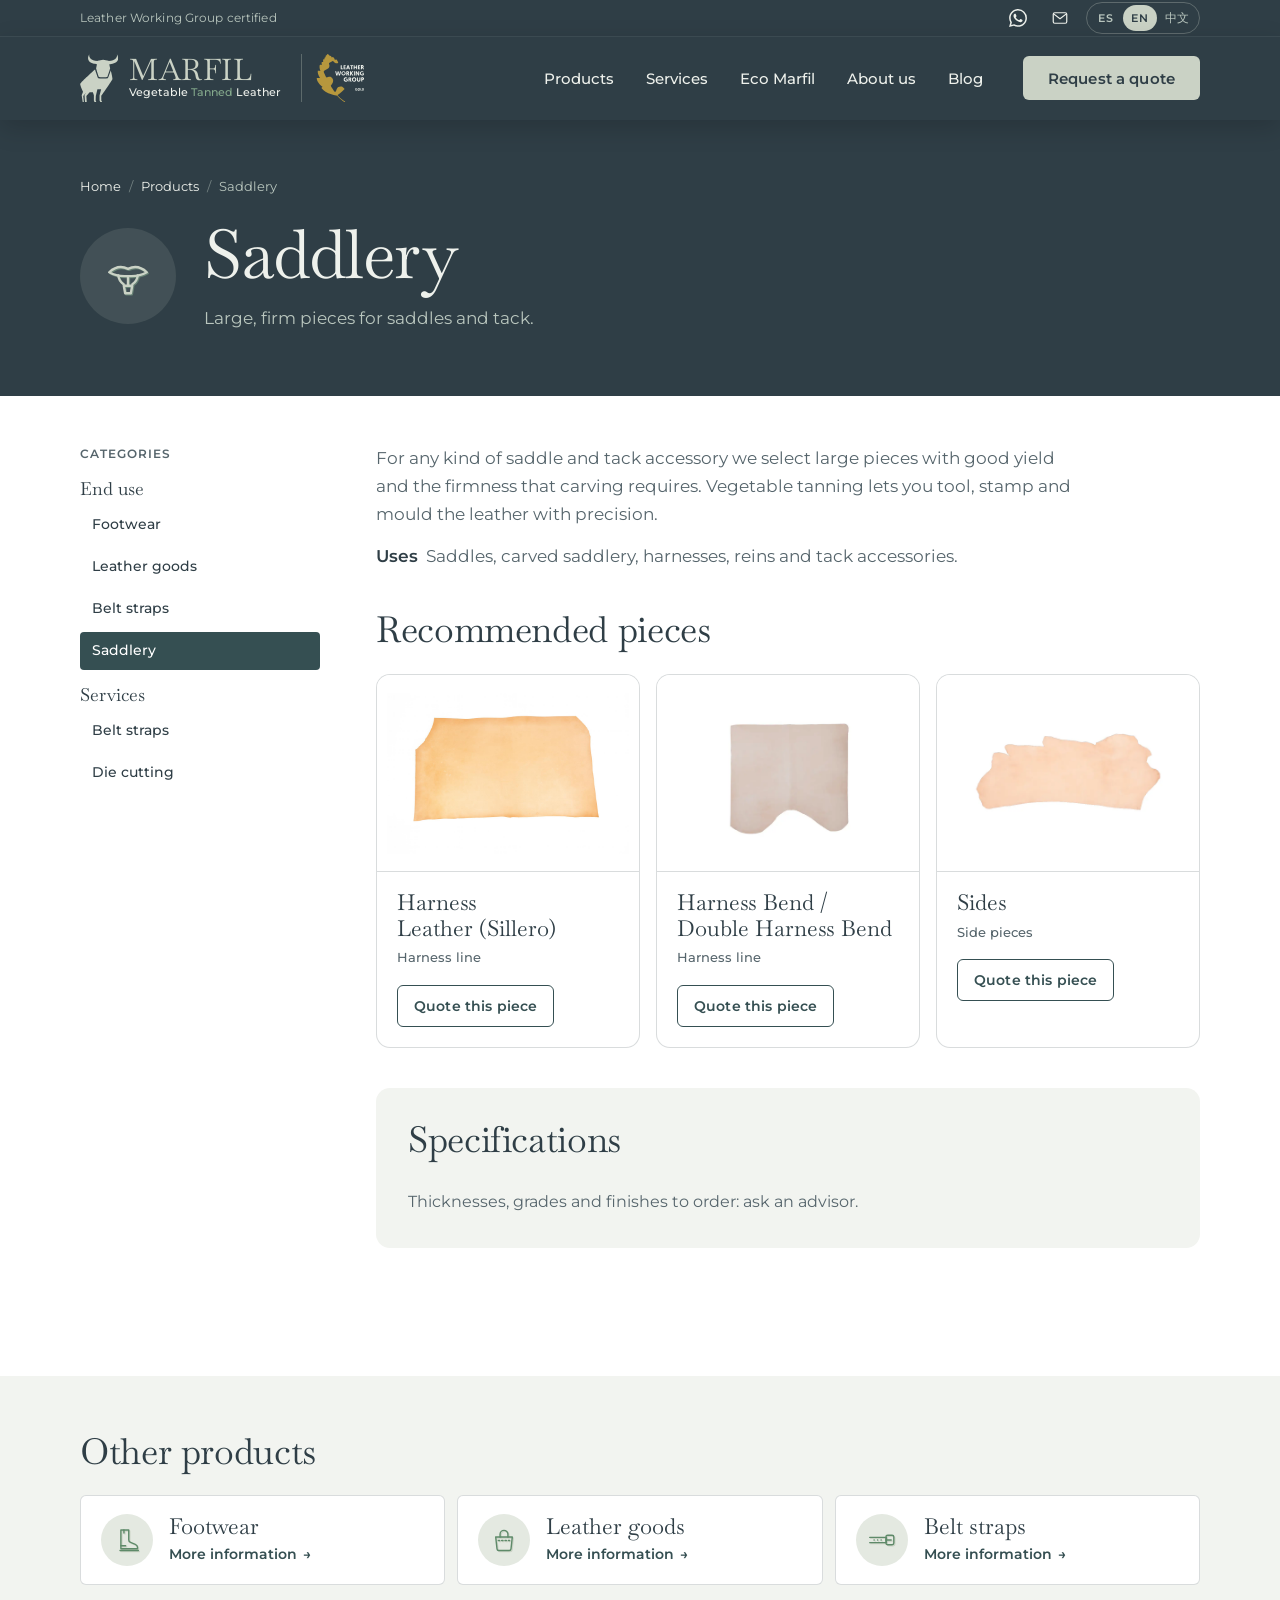
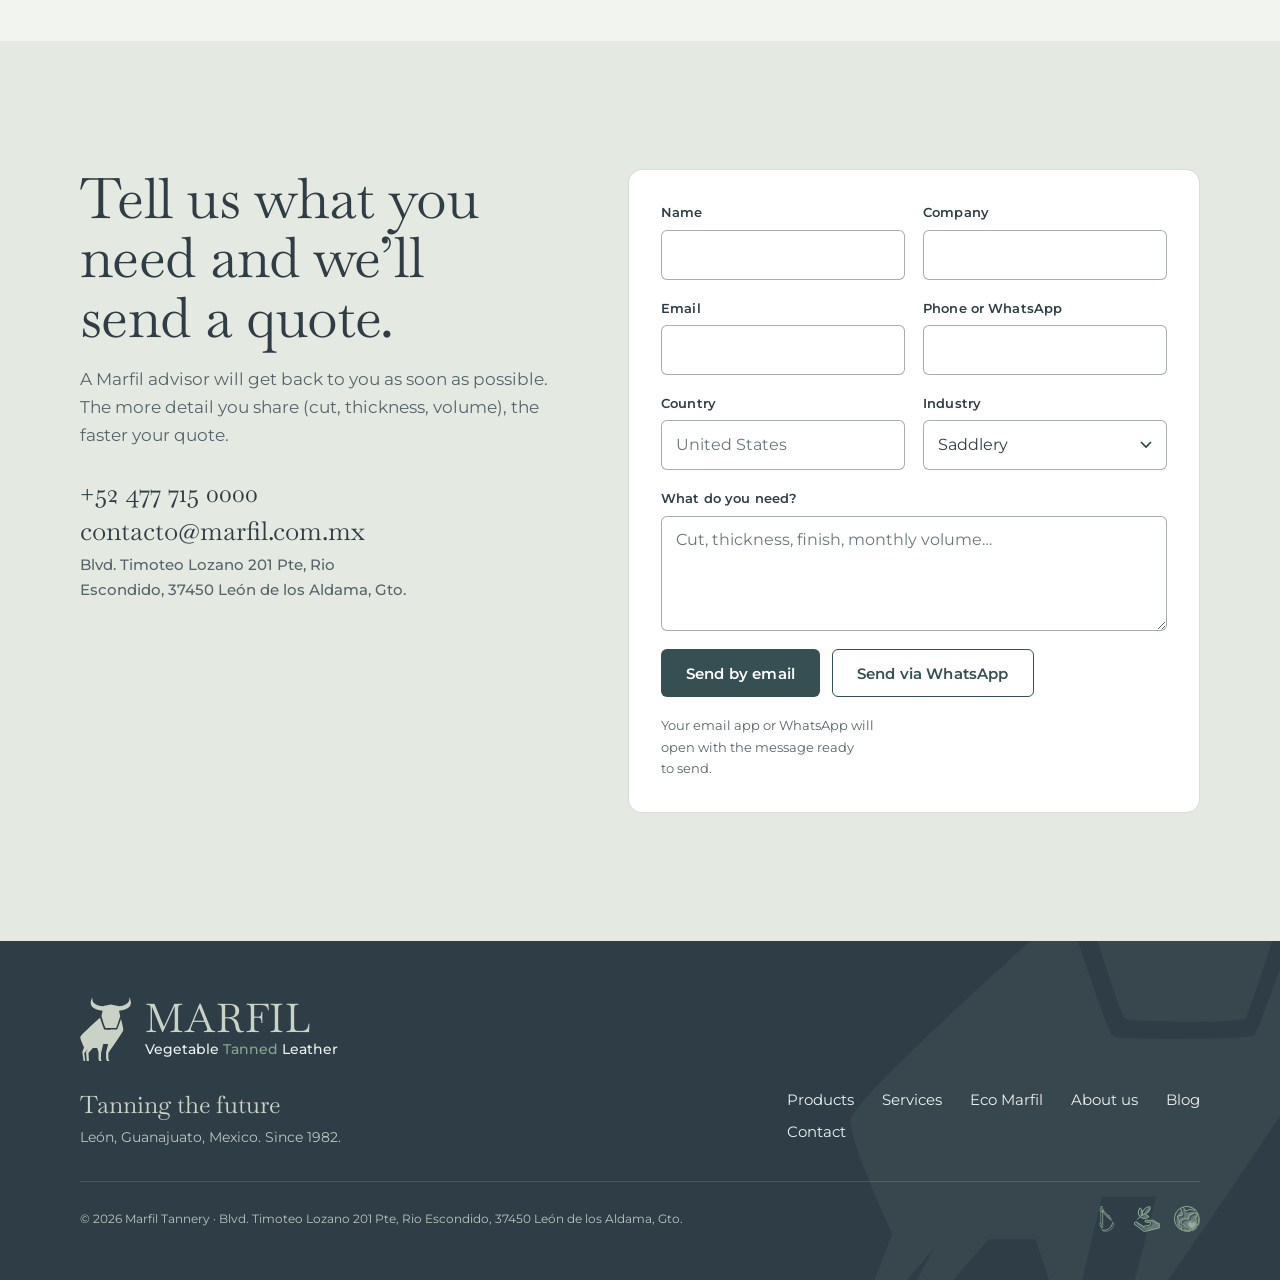
<file: marfil/productos/sillas-de-montar.html>
<!doctype html>
<html lang="es">
<head>
<meta charset="utf-8">
<meta name="viewport" content="width=device-width, initial-scale=1, viewport-fit=cover">
<title data-i18n="p.sill.meta">Piel para sillas de montar y talabartería | Marfil Tannery</title>
<meta name="description" data-i18n-attr="content:meta.desc" content="Tenería en León, Guanajuato desde 1982. Piel 100% curtida al vegetal, certificada Leather Working Group: suela, sillero, crupón y tiras para cinturón. Solicita tu cotización.">
<meta name="theme-color" content="#2F3E46">
<link rel="icon" href="../img/toro.svg" type="image/svg+xml">
<link rel="preconnect" href="https://fonts.googleapis.com">
<link rel="preconnect" href="https://fonts.gstatic.com" crossorigin>
<link href="https://fonts.googleapis.com/css2?family=Baskervville:ital,wght@0,400..700;1,400..700&family=Montserrat:wght@300..700&display=swap" rel="stylesheet">
<link rel="stylesheet" href="../styles.css">
</head>
<body class="page-inner">
<svg class="sprite" aria-hidden="true" focusable="false" xmlns="http://www.w3.org/2000/svg">
<symbol id="toro" viewBox="109.16 348.43 74.02 93.44"><path d="M 109.165 385.1094 C 109.329 387.7034 131.958 407.9844 138.051 413.4054 C 138.454 412.0704 143.43 396.8104 144.16 396.2994 C 144.926 395.7654 162.538 395.8164 163.073 396.4204 C 163.608 397.0244 168.695 411.5744 168.695 411.5744 C 168.695 411.5744 172.392 397.6074 171.953 394.9234 C 171.514 392.2404 150.217 361.8704 150.217 361.8704 L 150.217 352.9634 L 152.036 350.1314 L 148.308 350.1314 L 146.877 352.9634 L 146.877 362.9494 L 149.953 374.8584 L 142.708 374.8584 L 139.598 361.8704 L 139.275 352.9634 L 140.471 350.1314 L 136.931 350.1314 L 135.845 352.9634 L 135.845 363.1004 L 133.842 369.1824 L 127.552 369.1824 L 121.184 361.8704 L 121.885 350.1314 L 118.602 350.1314 L 117.617 363.1004 L 120.398 368.1594 L 115.111 361.8704 L 116.311 350.1314 L 114.02 350.1314 L 112.111 363.1004 L 114.708 369.8814 C 114.708 369.8814 108.978 382.1514 109.165 385.1094" transform="matrix(1 0 0 -1 0 792)"/><path d="M 127.2363 443.5674 C 127.2363 443.5674 122.4913 432.0644 143.0853 429.9724 L 143.1693 430.3964 L 153.8063 432.4384 L 164.4433 430.3964 L 164.5283 429.9724 C 185.1223 432.0644 180.3773 443.5674 180.3773 443.5674 C 190.2993 427.0884 171.0853 424.0634 165.8263 423.5504 L 167.2553 416.4844 L 167.4763 415.3864 C 167.4763 415.3864 162.3623 399.2464 161.8273 398.6424 C 161.2923 398.0384 146.5513 398.1074 145.7863 398.6424 C 145.0543 399.1524 140.5683 413.9554 140.1663 415.2904 C 140.1463 415.3534 140.1353 415.3864 140.1353 415.3864 L 141.7873 423.5504 C 136.5273 424.0634 117.3143 427.0884 127.2363 443.5674" transform="matrix(1 0 0 -1 0 792)"/></symbol>
<symbol id="ico-precision" viewBox="308.2 301.2 23.3 39.3"><path d="M 313.9 454.9 L 313.4 454.9 L 313.4 456.8 L 313.9 456.6 Z" transform="matrix(1 0 0 -1 0 792)" style="fill:var(--ico-2,#bdd1c2)"/><path d="M 314.2 457.4 L 314.2 457.2 L 312.2 458.3 L 312.2 459.1 C 313.0 459.3 313.6 460.0 313.6 460.8 C 313.6 461.6 313.0 462.3 312.2 462.5 L 312.3 479.8 C 312.6 479.7 313.1 479.5 313.5 479.6 C 313.7 479.6 313.9 479.6 314.1 479.6 Z" transform="matrix(1 0 0 -1 0 792)" style="fill:var(--ico-2,#bdd1c2)"/><path d="M 326.9 469.6 L 327.8 468.7 L 328.2 467.6 L 326.8 469.0 Z" transform="matrix(1 0 0 -1 0 792)" style="fill:var(--ico-2,#bdd1c2)"/><path d="M 325.0 474.0 C 325.6 474.0 326.0 473.6 326.0 473.0 C 326.0 472.4 325.6 472.0 325.0 472.0 C 324.4 472.0 324.0 472.4 324.0 473.0 C 324.0 473.5 324.4 474.0 325.0 474.0" transform="matrix(1 0 0 -1 0 792)" style="fill:var(--ico-2,#bdd1c2)"/><path d="M 323.6 474.0 C 323.4 473.7 323.3 473.4 323.3 473.0 C 323.3 472.0 324.1 471.3 325.0 471.3 C 325.4 471.3 325.7 471.4 326.0 471.6 L 326.6 471.0 L 326.1 469.0 L 315.0 480.0 C 315.5 480.3 316.0 480.7 316.2 481.3 Z" transform="matrix(1 0 0 -1 0 792)" style="fill:var(--ico-2,#bdd1c2)"/><path d="M 311.2 482.5 C 311.2 483.8 312.2 484.9 313.5 484.9 C 314.8 484.9 315.8 483.8 315.8 482.6 C 315.8 481.3 314.8 480.2 313.5 480.2 C 312.2 480.2 311.2 481.3 311.2 482.5" transform="matrix(1 0 0 -1 0 792)" style="fill:var(--ico-2,#bdd1c2)"/><path d="M 311.9 461.8 C 312.4 461.8 312.9 461.4 312.9 460.8 C 312.9 460.2 312.5 459.8 311.9 459.8 C 311.3 459.8 310.9 460.2 310.9 460.8 C 310.9 461.4 311.3 461.8 311.9 461.8" transform="matrix(1 0 0 -1 0 792)" style="fill:var(--ico-2,#bdd1c2)"/><path d="M 313.6 483.6 C 314.1 483.6 314.5 483.1 314.5 482.6 C 314.5 482.0 314.1 481.6 313.6 481.6 C 313.0 481.6 312.6 482.0 312.6 482.6 C 312.6 483.1 313.0 483.6 313.6 483.6 M 313.6 480.9 C 314.5 480.9 315.2 481.7 315.2 482.6 C 315.2 483.5 314.5 484.3 313.6 484.3 C 312.6 484.3 311.9 483.5 311.9 482.6 C 311.9 481.7 312.6 480.9 313.6 480.9" transform="matrix(1 0 0 -1 0 792)" style="fill:var(--ico-2,#bdd1c2)"/><path d="M 320.8 453.1 C 318.7 452.5 316.5 452.4 314.8 452.9 C 314.6 453.0 314.3 452.9 314.2 452.8 C 314.0 452.6 314.0 452.4 314.0 452.2 C 314.1 452.0 314.2 451.8 314.4 451.7 C 315.4 451.5 316.4 451.3 317.5 451.3 C 321.3 451.4 325.2 453.2 327.7 456.3 C 329.3 458.4 330.6 461.0 331.5 464.3 C 331.6 464.6 331.4 464.9 331.1 465.0 C 330.8 465.1 330.4 464.9 330.3 464.6 C 329.1 460.2 326.5 454.7 320.8 453.1" transform="matrix(1 0 0 -1 0 792)" style="fill:var(--ico-2,#bdd1c2)"/><path d="M 309.9 464.0 C 310.4 464.0 310.9 463.5 310.9 463.0 C 310.9 462.4 310.4 461.9 309.9 461.9 C 309.3 461.9 308.8 462.4 308.8 463.0 C 308.8 463.5 309.3 464.0 309.9 464.0 M 309.2 484.7 C 309.2 486.0 310.3 487.0 311.6 487.0 C 312.8 487.0 313.9 486.0 313.9 484.7 C 313.9 483.4 312.8 482.4 311.6 482.4 C 310.3 482.4 309.2 483.4 309.2 484.7 M 310.4 490.2 L 310.9 490.2 L 310.9 487.6 C 310.8 487.6 310.8 487.6 310.7 487.6 L 310.4 487.6 Z M 311.3 490.2 L 311.6 490.2 L 311.6 487.7 C 311.6 487.7 311.6 487.7 311.6 487.7 C 311.5 487.7 311.4 487.7 311.3 487.7 Z M 312.1 490.2 L 312.7 490.2 L 312.7 487.6 L 312.4 487.6 C 312.3 487.6 312.2 487.6 312.1 487.7 Z M 321.6 476.1 C 321.4 475.8 321.3 475.5 321.3 475.1 C 321.3 474.2 322.1 473.4 323.0 473.4 C 323.4 473.4 323.7 473.5 324.0 473.7 L 324.6 473.1 L 324.0 471.1 L 313.0 482.1 C 313.6 482.4 314.0 482.9 314.3 483.4 Z M 323.0 476.1 C 323.6 476.1 324.0 475.7 324.0 475.1 C 324.0 474.5 323.6 474.1 323.0 474.1 C 322.4 474.1 322.0 474.5 322.0 475.1 C 322.0 475.7 322.4 476.1 323.0 476.1 M 324.9 471.7 L 325.8 470.8 L 326.2 469.7 L 324.8 471.1 Z M 312.1 459.5 L 312.1 459.4 L 310.2 460.4 L 310.2 461.3 C 311.0 461.4 311.6 462.1 311.6 463.0 C 311.6 463.8 311.0 464.4 310.2 464.6 L 310.3 482.0 C 310.7 481.8 311.1 481.7 311.6 481.7 C 311.7 481.7 311.9 481.7 312.1 481.7 Z M 311.9 457.0 L 311.4 457.0 L 311.4 459.0 L 311.9 458.7 Z M 308.2 463.0 C 308.2 462.1 308.7 461.4 309.5 461.3 L 309.5 460.0 L 310.9 459.2 L 310.9 456.5 L 312.3 456.5 L 312.3 458.5 L 312.8 458.2 L 312.8 481.4 L 324.4 469.8 L 324.6 470.6 L 327.3 467.9 L 326.2 471.1 L 325.1 472.1 L 325.4 473.3 L 324.5 474.2 C 324.6 474.5 324.7 474.8 324.7 475.1 C 324.7 476.0 323.9 476.8 323.0 476.8 C 322.7 476.8 322.4 476.7 322.1 476.5 L 314.5 484.2 C 314.5 484.3 314.6 484.5 314.6 484.7 C 314.6 485.8 314.0 486.7 313.1 487.3 L 313.1 490.7 L 309.9 490.7 L 309.9 487.2 C 309.1 486.7 308.5 485.8 308.5 484.7 C 308.5 483.8 309.0 483.0 309.6 482.4 L 309.5 464.6 C 308.7 464.5 308.2 463.8 308.2 463.0" transform="matrix(1 0 0 -1 0 792)" style="fill:var(--ico-1,#73ad8e)"/><path d="M 311.6 485.7 C 312.1 485.7 312.5 485.2 312.5 484.7 C 312.5 484.2 312.1 483.7 311.6 483.7 C 311.0 483.7 310.6 484.2 310.6 484.7 C 310.6 485.2 311.0 485.7 311.6 485.7 M 311.6 483.0 C 312.5 483.0 313.2 483.8 313.2 484.7 C 313.2 485.6 312.5 486.4 311.6 486.4 C 310.6 486.4 309.9 485.6 309.9 484.7 C 309.9 483.8 310.6 483.0 311.6 483.0" transform="matrix(1 0 0 -1 0 792)" style="fill:var(--ico-1,#73ad8e)"/><path d="M 318.8 455.2 C 316.7 454.6 314.5 454.6 312.7 455.1 C 312.5 455.1 312.3 455.1 312.1 454.9 C 312.0 454.8 311.9 454.5 312.0 454.3 C 312.0 454.1 312.2 453.9 312.4 453.9 C 313.4 453.6 314.4 453.5 315.4 453.5 C 319.2 453.5 323.1 455.3 325.6 458.4 C 327.3 460.5 328.6 463.0 329.5 466.3 C 329.6 466.7 329.4 467.0 329.1 467.1 C 328.7 467.2 328.4 467.0 328.3 466.7 C 327.1 462.3 324.4 456.8 318.8 455.2" transform="matrix(1 0 0 -1 0 792)" style="fill:var(--ico-1,#73ad8e)"/></symbol>
<symbol id="ico-sustentabilidad" viewBox="301.0 459.6 37.6 37.0"><path d="M 338.6 301.1 C 337.9 301.0 337.0 300.8 335.9 300.6 C 335.9 300.6 335.8 300.5 335.8 300.5 L 335.6 300.5 C 332.7 299.7 327.0 298.3 319.0 296.3 L 319.0 296.3 C 318.7 296.2 318.4 296.2 318.0 296.3 L 305.4 305.5 C 305.3 305.5 305.3 305.5 305.3 305.5 C 305.1 305.6 305.0 305.7 304.9 305.8 C 304.9 305.8 304.9 305.8 304.9 305.8 C 304.6 306.1 304.4 306.5 304.4 306.9 C 304.4 307.7 305.0 308.4 305.8 308.4 C 305.9 308.4 305.9 308.4 305.9 308.4 C 306.1 308.5 306.2 308.5 306.4 308.5 C 306.4 308.4 306.5 308.4 306.6 308.4 C 306.6 308.4 306.7 308.4 306.8 308.3 C 306.8 308.3 306.9 308.3 306.9 308.3 C 306.9 308.2 306.9 308.2 306.9 308.2 L 308.3 307.3 C 308.3 307.2 308.3 307.2 308.3 307.2 L 316.1 302.2 C 316.1 302.2 316.2 302.1 316.3 302.1 C 316.5 302.1 316.9 302.0 317.2 302.1 C 317.3 302.1 317.3 302.1 317.3 302.1 C 317.7 302.2 319.4 302.6 322.3 303.4 L 322.4 303.4 C 323.0 303.6 323.6 303.7 324.2 303.9 C 325.2 304.1 326.0 304.3 326.1 304.4 C 326.2 304.4 326.2 304.4 326.3 304.4 C 327.2 304.9 327.7 305.9 327.7 306.9 C 327.7 308.2 326.7 309.4 325.4 309.6 C 325.4 309.6 325.3 309.6 325.3 309.6 L 320.4 309.6 C 320.0 309.6 319.7 309.9 319.7 310.3 C 319.7 310.7 320.0 311.0 320.4 311.0 L 325.6 311.0 C 326.3 311.0 327.1 311.0 328.2 311.0 C 330.2 311.0 331.7 310.2 332.9 309.4 C 333.2 309.1 333.5 308.9 333.8 308.7 C 335.2 307.7 336.7 306.6 338.6 306.4 L 338.6 301.8 L 338.6 301.1 C 338.6 301.1 338.6 301.1 338.6 301.1" transform="matrix(1 0 0 -1 0 792)" style="fill:var(--ico-2,#bdd1c2)"/><path d="M 323.4 317.0 C 320.4 314.4 315.8 314.4 312.8 317.1 C 312.7 317.2 312.7 317.2 312.7 317.2 C 312.6 317.2 312.6 317.3 312.6 317.3 C 312.6 317.3 312.5 317.3 312.5 317.4 C 312.5 317.4 312.4 317.4 312.4 317.5 C 312.3 317.5 312.3 317.6 312.2 317.7 L 312.1 317.8 C 309.4 320.9 309.4 325.4 312.0 328.5 C 314.5 325.7 314.7 321.5 312.6 318.4 C 312.4 318.1 312.4 317.8 312.7 317.5 C 312.9 317.3 313.3 317.3 313.6 317.5 C 316.6 319.6 320.7 319.3 323.4 317.0" transform="matrix(1 0 0 -1 0 792)" style="fill:var(--ico-2,#bdd1c2)"/><path d="M 315.8 320.9 C 315.8 321.2 315.9 321.6 316.0 322.1 C 316.8 326.7 320.8 330.2 325.5 330.5 C 325.1 325.3 321.0 321.2 315.8 320.9" transform="matrix(1 0 0 -1 0 792)" style="fill:var(--ico-2,#bdd1c2)"/><path d="M 336.6 301.5 C 335.9 301.4 335.0 301.2 333.9 300.9 C 333.9 300.9 333.8 300.9 333.8 300.9 L 333.6 300.8 C 330.7 300.1 325.0 298.7 317.0 296.6 L 317.0 296.6 C 316.7 296.6 316.4 296.6 316.0 296.7 L 303.4 305.8 C 303.3 305.9 303.3 305.9 303.3 305.9 C 303.1 306.0 303.0 306.1 302.9 306.2 C 302.9 306.2 302.9 306.2 302.9 306.2 C 302.6 306.5 302.4 306.9 302.4 307.3 C 302.4 308.1 303.0 308.7 303.8 308.8 C 303.9 308.8 303.9 308.8 303.9 308.8 C 304.1 308.8 304.2 308.8 304.4 308.8 C 304.4 308.8 304.5 308.8 304.6 308.8 C 304.6 308.8 304.7 308.7 304.8 308.7 C 304.8 308.7 304.9 308.6 304.9 308.6 C 304.9 308.6 304.9 308.6 304.9 308.6 L 306.3 307.6 C 306.3 307.6 306.3 307.6 306.3 307.6 L 314.1 302.6 C 314.1 302.5 314.2 302.5 314.3 302.5 C 314.5 302.4 314.9 302.4 315.2 302.4 C 315.3 302.4 315.3 302.4 315.3 302.4 C 315.7 302.5 317.4 302.9 320.3 303.7 L 320.4 303.8 C 321.0 303.9 321.6 304.1 322.2 304.2 C 323.2 304.5 324.0 304.7 324.1 304.7 C 324.2 304.8 324.2 304.8 324.3 304.8 C 325.2 305.3 325.7 306.2 325.7 307.2 C 325.7 308.6 324.7 309.8 323.4 310.0 C 323.4 310.0 323.3 310.0 323.3 310.0 L 318.4 310.0 C 318.0 310.0 317.7 310.3 317.7 310.7 C 317.7 311.1 318.0 311.4 318.4 311.4 L 323.6 311.4 C 324.3 311.4 325.1 311.4 326.2 311.4 C 328.2 311.4 329.7 310.6 330.9 309.7 C 331.2 309.5 331.5 309.3 331.8 309.0 C 333.2 308.0 334.7 307.0 336.6 306.8 L 336.6 302.2 L 336.6 301.5 C 336.6 301.5 336.6 301.5 336.6 301.5 M 337.9 307.8 C 337.8 308.0 337.6 308.1 337.3 308.1 C 335.4 308.1 334.2 309.1 332.7 310.2 C 332.4 310.4 332.0 310.6 331.7 310.9 C 330.3 311.8 328.6 312.8 326.2 312.8 C 325.1 312.8 324.3 312.8 323.6 312.8 L 318.4 312.8 C 317.2 312.8 316.3 311.8 316.3 310.7 C 316.3 309.5 317.2 308.6 318.4 308.6 L 323.2 308.6 C 323.9 308.5 324.3 307.9 324.3 307.2 C 324.3 306.8 324.1 306.3 323.7 306.1 C 323.4 306.0 322.7 305.8 321.9 305.6 C 321.3 305.4 320.6 305.3 320.0 305.1 L 319.9 305.1 C 316.5 304.2 315.4 303.9 315.1 303.8 C 314.9 303.8 314.8 303.8 314.7 303.8 L 307.1 308.7 L 305.7 309.8 C 305.7 309.8 305.6 309.8 305.6 309.8 C 305.5 309.8 305.5 309.9 305.4 309.9 C 305.3 310.0 305.1 310.1 305.0 310.1 C 304.8 310.1 304.7 310.2 304.6 310.2 C 304.2 310.2 304.0 310.2 303.7 310.2 C 302.2 310.0 301.0 308.8 301.0 307.3 C 301.0 306.5 301.3 305.8 301.9 305.2 C 301.9 305.2 301.9 305.2 301.9 305.2 C 302.1 305.0 302.4 304.8 302.6 304.7 L 315.2 295.6 C 315.3 295.5 315.3 295.5 315.4 295.5 L 315.5 295.4 C 315.5 295.4 315.5 295.4 315.5 295.4 C 315.9 295.3 316.3 295.2 316.6 295.2 C 316.8 295.2 317.1 295.2 317.3 295.3 C 317.3 295.3 317.3 295.3 317.3 295.3 L 317.4 295.3 C 325.4 297.3 331.1 298.8 333.9 299.5 C 334.0 299.5 334.0 299.5 334.0 299.5 L 334.3 299.6 C 335.7 299.9 336.7 300.1 337.3 300.1 C 337.7 300.1 338.0 300.4 338.0 300.8 L 338.0 301.3 C 338.0 301.3 338.0 301.4 338.0 301.4 L 338.0 307.3 C 338.1 307.5 338.0 307.7 337.9 307.8" transform="matrix(1 0 0 -1 0 792)" style="fill:var(--ico-1,#73ad8e)"/><path d="M 313.8 321.2 C 313.8 321.6 313.9 322.0 314.0 322.4 C 314.8 327.1 318.8 330.6 323.5 330.9 C 323.1 325.7 319.0 321.6 313.8 321.2 M 321.4 317.3 C 318.4 314.8 313.8 314.8 310.8 317.5 C 310.7 317.5 310.7 317.6 310.7 317.6 C 310.6 317.6 310.6 317.6 310.6 317.6 C 310.6 317.7 310.5 317.7 310.5 317.7 C 310.5 317.8 310.4 317.8 310.4 317.8 C 310.3 317.9 310.3 318.0 310.2 318.0 L 310.1 318.2 C 307.4 321.2 307.4 325.8 310.0 328.9 C 312.5 326.1 312.7 321.9 310.6 318.8 C 310.4 318.5 310.4 318.1 310.7 317.9 C 310.9 317.7 311.3 317.6 311.6 317.8 C 314.6 319.9 318.7 319.7 321.4 317.3 M 324.9 331.6 L 324.9 331.6 C 324.9 332.0 324.6 332.3 324.2 332.3 L 324.2 332.3 C 324.2 332.3 324.2 332.3 324.2 332.3 C 319.3 332.3 315.1 329.3 313.3 325.0 C 313.0 326.9 312.1 328.7 310.6 330.2 C 310.6 330.2 310.5 330.3 310.5 330.3 C 310.5 330.3 310.4 330.3 310.4 330.4 C 310.2 330.6 309.7 330.6 309.5 330.4 C 309.5 330.4 309.4 330.3 309.4 330.3 C 305.9 326.8 305.7 321.0 309.1 317.2 L 309.1 317.2 L 304.9 313.0 L 305.6 312.3 L 309.8 316.5 L 309.8 316.5 C 311.7 314.8 313.9 314.0 316.2 314.0 C 318.6 314.0 321.1 315.0 322.9 316.8 C 322.9 316.8 323.0 316.9 323.0 316.9 C 323.2 317.1 323.2 317.5 323.0 317.8 C 323.0 317.8 322.9 317.8 322.9 317.9 C 321.4 319.4 319.4 320.3 317.3 320.6 C 321.8 322.2 324.9 326.5 324.9 331.6" transform="matrix(1 0 0 -1 0 792)" style="fill:var(--ico-1,#73ad8e)"/></symbol>
<symbol id="ico-mundo" viewBox="302.4 617.0 34.8 34.9"><path d="M 314.1 141.8 C 314.0 141.8 314.0 141.8 314.0 141.8 C 308.9 144.6 305.7 149.9 305.7 155.7 C 305.7 160.5 307.8 164.9 311.4 167.9 C 311.7 168.1 311.9 168.3 312.2 168.5 C 313.1 168.5 313.4 168.4 313.6 167.0 C 313.7 166.7 313.7 166.4 313.6 166.0 C 313.6 165.5 313.5 165.0 313.7 164.5 C 313.8 164.1 314.1 163.9 314.4 163.6 C 314.7 163.3 314.9 163.0 314.9 162.7 C 315.0 161.4 313.6 161.1 311.8 160.8 C 311.7 160.7 311.5 160.7 311.3 160.7 C 310.9 160.6 310.4 160.5 310.1 160.3 C 309.2 160.0 308.7 159.5 308.4 158.8 C 308.1 157.6 308.9 156.4 309.6 155.5 C 310.7 154.2 311.3 152.3 311.0 150.9 C 310.9 150.5 310.8 150.2 310.7 149.9 C 310.3 148.8 309.9 147.5 311.2 146.5 C 311.7 146.1 312.1 145.9 312.4 145.7 C 312.6 145.6 312.8 145.5 313.0 145.4 C 313.4 145.1 313.7 144.8 313.9 144.1 C 314.1 143.3 314.1 142.5 314.1 141.8" transform="matrix(1 0 0 -1 0 792)" style="fill:var(--ico-2,#bdd1c2)"/><path d="M 333.5 145.4 C 331.8 143.3 329.5 141.8 327.0 140.9 C 326.9 140.8 326.8 140.8 326.8 140.8 C 325.5 142.5 323.3 144.7 320.9 145.3 C 319.9 145.6 319.6 146.0 319.1 146.6 C 319.0 146.8 318.8 147.0 318.6 147.3 C 317.9 148.1 317.2 148.4 316.4 148.8 C 316.2 148.8 316.0 148.9 315.8 149.0 C 314.5 149.6 314.0 150.7 314.2 152.1 C 314.6 154.3 316.8 155.1 318.6 155.1 C 318.7 155.1 318.8 155.1 318.9 155.1 C 319.4 155.0 319.9 155.0 320.3 154.9 C 321.4 154.7 322.4 154.5 323.6 155.7 C 324.5 156.5 324.7 157.4 324.8 158.3 C 324.9 158.8 325.0 159.2 325.2 159.7 C 325.4 160.2 325.7 160.7 326.1 161.0 C 326.4 161.2 326.7 161.2 327.0 161.2 C 327.2 161.1 327.4 161.1 327.7 161.2 C 328.3 161.4 328.6 161.8 328.9 162.2 C 329.3 162.7 329.7 163.2 330.6 163.3 C 331.7 163.3 333.9 162.7 334.5 161.6 C 334.8 161.1 334.7 160.6 334.4 160.0 C 334.1 159.6 333.7 159.3 333.4 159.0 L 333.4 159.0 C 332.9 158.5 332.3 158.0 332.1 156.8 C 331.9 155.7 332.4 155.2 332.8 154.8 C 333.1 154.5 333.3 154.2 333.5 153.8 C 333.7 153.1 333.5 152.4 333.2 151.7 C 333.0 151.0 332.8 150.3 332.9 149.6 C 332.9 149.4 333.0 149.2 333.0 148.9 C 333.0 148.5 333.5 146.9 333.8 145.8 C 333.7 145.6 333.6 145.5 333.5 145.4" transform="matrix(1 0 0 -1 0 792)" style="fill:var(--ico-2,#bdd1c2)"/><path d="M 334.7 147.2 C 334.5 148.1 334.3 148.9 334.3 149.0 C 334.2 149.3 334.2 149.6 334.2 149.8 C 334.1 150.2 334.3 150.8 334.4 151.3 C 334.7 152.2 335.1 153.1 334.7 154.2 C 334.4 154.9 334.0 155.3 333.7 155.6 C 333.4 156.0 333.3 156.1 333.4 156.6 C 333.5 157.3 333.7 157.6 334.3 158.1 L 334.3 158.1 C 334.4 158.1 334.4 158.2 334.5 158.3 C 334.6 158.4 334.7 158.5 334.8 158.6 C 334.9 158.7 335.0 158.8 335.1 158.9 C 335.2 159.0 335.3 159.2 335.4 159.3 C 336.3 160.6 335.9 161.6 335.6 162.2 C 335.3 162.7 334.9 163.1 334.3 163.5 C 333.1 164.3 331.5 164.7 330.5 164.6 C 328.9 164.5 328.2 163.6 327.8 163.0 C 327.6 162.7 327.4 162.5 327.2 162.4 C 327.2 162.4 327.1 162.5 327.1 162.5 C 326.7 162.5 326.0 162.6 325.3 162.1 C 324.7 161.6 324.2 160.9 324.0 160.3 C 323.7 159.6 323.6 159.0 323.5 158.5 C 323.4 157.7 323.3 157.2 322.7 156.7 C 321.9 155.9 321.5 156.0 320.4 156.2 C 320.0 156.3 319.5 156.4 318.9 156.4 C 316.5 156.5 313.5 155.5 312.9 152.4 C 312.6 150.7 313.2 149.2 314.6 148.2 C 314.8 148.1 315.0 148.0 315.2 147.9 C 315.5 147.8 315.7 147.7 315.9 147.6 C 316.3 147.4 316.7 147.2 317.0 147.0 C 317.2 146.9 317.4 146.7 317.6 146.5 C 317.8 146.3 317.9 146.1 318.1 145.9 C 318.4 145.4 318.7 145.0 319.3 144.7 C 319.6 144.5 320.0 144.3 320.6 144.1 C 321.2 143.9 321.8 143.6 322.4 143.3 C 323.6 142.5 324.6 141.5 325.4 140.4 C 324.1 140.1 322.8 139.9 321.5 139.9 C 319.3 139.9 317.2 140.4 315.3 141.2 C 315.3 141.3 315.3 141.5 315.3 141.6 C 315.3 141.6 315.3 141.6 315.3 141.6 C 315.3 141.8 315.3 141.9 315.4 142.0 C 315.4 142.1 315.4 142.1 315.4 142.2 C 315.4 142.3 315.4 142.4 315.4 142.5 C 315.4 142.5 315.4 142.6 315.4 142.6 C 315.4 142.7 315.3 142.8 315.3 142.9 C 315.3 143.0 315.3 143.0 315.3 143.1 C 315.3 143.2 315.3 143.3 315.3 143.4 C 315.3 143.4 315.3 143.5 315.3 143.5 C 315.3 143.6 315.2 143.7 315.2 143.8 C 315.2 143.9 315.2 143.9 315.2 144.0 C 315.2 144.1 315.1 144.3 315.1 144.4 C 314.7 146.0 313.8 146.4 313.0 146.8 C 312.7 147.0 312.4 147.2 312.0 147.4 C 311.5 147.9 311.5 148.3 311.9 149.4 C 312.0 149.8 312.2 150.2 312.3 150.6 C 312.6 152.4 311.9 154.7 310.6 156.3 C 309.9 157.2 309.5 158.0 309.7 158.4 C 309.7 158.5 309.7 158.5 309.7 158.5 C 309.8 158.6 309.8 158.7 309.9 158.8 C 310.1 158.9 310.2 159.0 310.4 159.1 C 310.4 159.1 310.5 159.1 310.6 159.2 C 310.9 159.3 311.5 159.4 312.0 159.5 C 313.7 159.8 316.3 160.3 316.2 162.8 C 316.1 163.6 315.6 164.1 315.3 164.5 C 315.1 164.7 315.0 164.8 314.9 164.9 C 314.8 165.2 314.9 165.5 314.9 165.9 C 314.9 166.3 315.0 166.8 314.9 167.2 C 314.9 167.4 314.8 167.5 314.8 167.7 C 314.8 167.7 314.8 167.7 314.8 167.8 C 314.8 167.9 314.7 167.9 314.7 168.0 C 314.7 168.1 314.7 168.1 314.7 168.1 C 314.6 168.2 314.6 168.3 314.6 168.3 C 314.6 168.4 314.6 168.4 314.6 168.4 C 314.5 168.5 314.5 168.6 314.5 168.6 C 314.5 168.7 314.4 168.7 314.4 168.7 C 314.4 168.8 314.3 168.9 314.3 168.9 C 314.3 168.9 314.3 169.0 314.3 169.0 C 314.2 169.0 314.2 169.1 314.1 169.1 C 314.1 169.1 314.1 169.2 314.1 169.2 C 314.0 169.2 314.0 169.3 313.9 169.3 C 313.9 169.3 313.9 169.3 313.9 169.3 C 313.8 169.4 313.8 169.4 313.7 169.4 C 313.7 169.4 313.7 169.4 313.7 169.5 C 314.4 169.9 315.2 170.2 315.9 170.5 C 316.0 170.5 316.0 170.5 316.0 170.5 C 316.6 170.3 317.0 169.7 317.4 169.0 C 317.8 168.3 318.3 167.5 319.2 166.9 C 320.0 166.4 320.7 166.1 321.5 166.1 C 322.4 166.1 323.1 166.4 323.8 166.8 L 323.6 167.3 L 323.9 166.8 C 324.2 166.9 324.6 167.1 325.0 167.2 C 326.6 167.7 327.9 167.3 329.6 166.8 C 330.1 166.7 330.5 166.6 330.9 166.4 C 331.0 166.4 331.1 166.4 331.2 166.4 C 331.2 166.4 331.2 166.4 331.3 166.4 C 331.3 166.4 331.4 166.4 331.4 166.4 C 331.5 166.4 331.5 166.4 331.5 166.4 C 331.6 166.3 331.7 166.3 331.7 166.3 C 331.8 166.3 331.8 166.3 331.8 166.3 C 331.9 166.4 331.9 166.4 332.0 166.4 C 332.0 166.4 332.1 166.4 332.1 166.4 C 332.2 166.4 332.2 166.4 332.3 166.4 C 332.3 166.4 332.4 166.4 332.4 166.4 C 332.5 166.4 332.5 166.4 332.6 166.4 C 332.6 166.4 332.7 166.4 332.7 166.4 C 332.8 166.4 332.8 166.5 332.9 166.5 C 332.9 166.5 333.0 166.5 333.0 166.5 C 333.0 166.5 333.0 166.5 333.0 166.5 C 335.8 163.6 337.3 159.7 337.3 155.7 C 337.3 152.6 336.4 149.7 334.7 147.2" transform="matrix(1 0 0 -1 0 792)" style="fill:var(--ico-2,#bdd1c2)"/><path d="M 329.9 153.6 C 328.6 153.9 327.3 153.4 326.5 152.5 C 325.6 153.5 324.3 153.9 323.1 153.6 C 321.8 153.2 321.1 152.2 321.1 150.9 C 321.1 147.9 326.0 144.4 326.2 144.3 L 326.5 144.1 L 326.7 144.3 C 326.9 144.4 331.9 147.9 331.9 150.9 C 331.9 152.2 331.1 153.2 329.9 153.6" transform="matrix(1 0 0 -1 0 792)" style="fill:var(--ico-2,#bdd1c2)"/><path d="M 326.5 145.1 C 325.0 146.2 321.9 148.9 321.9 150.9 C 321.9 151.8 322.4 152.5 323.3 152.8 C 323.5 152.8 323.7 152.8 323.9 152.8 C 324.7 152.8 325.6 152.5 326.1 151.5 L 326.5 150.9 L 326.9 151.5 C 327.5 152.6 328.7 153.0 329.7 152.7 C 330.1 152.6 331.1 152.2 331.1 150.9 C 331.1 148.9 328.0 146.2 326.5 145.1" transform="matrix(1 0 0 -1 0 792)" style="fill:var(--ico-2,#bdd1c2)"/><path d="M 332.7 149.3 C 332.5 150.2 332.3 151.0 332.3 151.2 C 332.2 151.4 332.2 151.7 332.2 151.9 C 332.1 152.3 332.3 152.9 332.4 153.4 C 332.7 154.3 333.1 155.3 332.7 156.3 C 332.4 157.0 332.0 157.4 331.7 157.8 C 331.4 158.1 331.3 158.2 331.4 158.8 C 331.5 159.5 331.7 159.7 332.3 160.2 L 332.3 160.2 C 332.4 160.3 332.4 160.3 332.5 160.4 C 332.6 160.5 332.7 160.6 332.8 160.7 C 332.9 160.8 333.0 160.9 333.1 161.0 C 333.2 161.2 333.3 161.3 333.4 161.4 C 334.3 162.7 333.9 163.8 333.6 164.3 C 333.3 164.8 332.8 165.3 332.3 165.6 C 331.1 166.4 329.5 166.8 328.5 166.7 C 326.9 166.6 326.2 165.7 325.8 165.1 C 325.6 164.8 325.4 164.6 325.2 164.6 C 325.2 164.6 325.1 164.6 325.1 164.6 C 324.7 164.6 324.0 164.7 323.3 164.2 C 322.7 163.7 322.2 163.0 322.0 162.4 C 321.7 161.8 321.6 161.2 321.5 160.6 C 321.4 159.8 321.3 159.3 320.7 158.8 C 319.9 158.0 319.5 158.1 318.4 158.3 C 318.0 158.4 317.5 158.5 316.9 158.5 C 314.5 158.6 311.5 157.7 310.9 154.5 C 310.6 152.8 311.2 151.3 312.6 150.4 C 312.8 150.2 313.0 150.1 313.2 150.0 C 313.5 149.9 313.7 149.8 313.9 149.7 C 314.3 149.5 314.7 149.3 315.0 149.1 C 315.2 149.0 315.4 148.8 315.6 148.6 C 315.8 148.4 315.9 148.2 316.1 148.0 C 316.4 147.6 316.7 147.1 317.3 146.8 C 317.6 146.6 318.0 146.4 318.6 146.2 C 319.2 146.1 319.8 145.8 320.4 145.4 C 321.6 144.6 322.6 143.6 323.4 142.5 C 322.1 142.2 320.8 142.0 319.5 142.0 C 317.3 142.0 315.2 142.5 313.3 143.3 C 313.3 143.5 313.3 143.6 313.3 143.7 C 313.3 143.7 313.3 143.7 313.3 143.7 C 313.3 143.9 313.3 144.0 313.4 144.2 C 313.4 144.2 313.4 144.3 313.4 144.3 C 313.4 144.4 313.4 144.5 313.4 144.6 C 313.4 144.6 313.4 144.7 313.4 144.8 C 313.4 144.8 313.3 144.9 313.3 145.0 C 313.3 145.1 313.3 145.1 313.3 145.2 C 313.3 145.3 313.3 145.4 313.3 145.5 C 313.3 145.5 313.3 145.6 313.3 145.6 C 313.3 145.7 313.2 145.8 313.2 145.9 C 313.2 146.0 313.2 146.0 313.2 146.1 C 313.2 146.2 313.1 146.4 313.1 146.5 C 312.7 148.1 311.8 148.5 311.0 148.9 C 310.7 149.1 310.4 149.3 310.0 149.6 C 309.5 150.0 309.5 150.4 309.9 151.6 C 310.0 151.9 310.2 152.3 310.3 152.7 C 310.6 154.5 309.9 156.9 308.6 158.4 C 307.9 159.3 307.5 160.1 307.7 160.5 C 307.7 160.6 307.7 160.6 307.7 160.6 C 307.8 160.7 307.8 160.8 307.9 160.9 C 308.1 161.0 308.2 161.1 308.4 161.2 C 308.4 161.2 308.5 161.3 308.6 161.3 C 308.9 161.4 309.5 161.5 310.0 161.6 C 311.6 161.9 314.3 162.4 314.2 164.9 C 314.1 165.7 313.6 166.2 313.3 166.6 C 313.1 166.8 313.0 166.9 312.9 167.1 C 312.8 167.3 312.9 167.6 312.9 168.0 C 312.9 168.4 313.0 168.9 312.9 169.4 C 312.9 169.5 312.8 169.6 312.8 169.8 C 312.8 169.8 312.8 169.8 312.8 169.9 C 312.8 170.0 312.7 170.1 312.7 170.1 C 312.7 170.2 312.7 170.2 312.7 170.3 C 312.6 170.3 312.6 170.4 312.6 170.5 C 312.6 170.5 312.6 170.5 312.6 170.6 C 312.5 170.6 312.5 170.7 312.5 170.7 C 312.4 170.8 312.4 170.8 312.4 170.8 C 312.4 170.9 312.3 171.0 312.3 171.1 C 312.3 171.1 312.3 171.1 312.2 171.1 C 312.2 171.1 312.2 171.2 312.1 171.2 C 312.1 171.3 312.1 171.3 312.0 171.3 C 312.0 171.3 312.0 171.4 311.9 171.4 C 311.9 171.4 311.9 171.4 311.9 171.5 C 311.8 171.5 311.8 171.5 311.7 171.5 C 311.7 171.5 311.7 171.6 311.7 171.6 C 312.4 172.0 313.2 172.3 313.9 172.6 C 314.0 172.6 314.0 172.6 314.0 172.6 C 314.6 172.4 315.0 171.8 315.4 171.1 C 315.8 170.4 316.3 169.6 317.2 169.1 C 318.0 168.5 318.7 168.2 319.5 168.2 C 320.4 168.2 321.1 168.6 321.8 168.9 L 321.6 169.5 L 321.9 168.9 C 322.2 169.1 322.6 169.2 323.0 169.4 C 324.6 169.9 325.9 169.4 327.6 168.9 C 328.1 168.8 328.5 168.7 328.9 168.6 C 329.0 168.5 329.1 168.5 329.2 168.5 C 329.2 168.5 329.2 168.5 329.3 168.5 C 329.3 168.5 329.4 168.5 329.4 168.5 C 329.5 168.5 329.5 168.5 329.5 168.5 C 329.6 168.5 329.7 168.5 329.7 168.5 C 329.8 168.5 329.8 168.5 329.8 168.5 C 329.9 168.5 329.9 168.5 330.0 168.5 L 330.1 168.5 C 330.2 168.5 330.2 168.5 330.3 168.5 C 330.3 168.5 330.4 168.5 330.4 168.5 C 330.5 168.5 330.5 168.5 330.6 168.5 C 330.6 168.5 330.7 168.5 330.7 168.5 C 330.8 168.6 330.8 168.6 330.9 168.6 C 330.9 168.6 331.0 168.6 331.0 168.6 C 331.0 168.6 331.0 168.6 331.0 168.6 C 333.8 165.7 335.3 161.9 335.3 157.8 C 335.3 154.8 334.4 151.8 332.7 149.3 M 331.5 147.5 C 329.8 145.5 327.5 143.9 325.0 143.0 C 324.9 142.9 324.8 142.9 324.7 142.9 C 323.5 144.7 321.3 146.8 318.9 147.5 C 317.9 147.7 317.6 148.1 317.1 148.7 C 317.0 148.9 316.8 149.2 316.6 149.4 C 315.9 150.2 315.2 150.5 314.4 150.9 C 314.2 151.0 314.0 151.0 313.8 151.1 C 312.5 151.8 311.9 152.8 312.2 154.3 C 312.6 156.4 314.8 157.2 316.6 157.2 C 316.7 157.2 316.8 157.2 316.9 157.2 C 317.4 157.2 317.9 157.1 318.3 157.0 C 319.4 156.8 320.4 156.6 321.6 157.8 C 322.5 158.6 322.7 159.5 322.8 160.4 C 322.9 160.9 323.0 161.3 323.2 161.9 C 323.4 162.3 323.7 162.8 324.1 163.1 C 324.4 163.3 324.7 163.3 325.0 163.3 C 325.2 163.2 325.4 163.2 325.7 163.3 C 326.3 163.5 326.6 163.9 326.9 164.3 C 327.3 164.9 327.7 165.4 328.6 165.4 C 329.7 165.5 331.9 164.8 332.5 163.7 C 332.8 163.2 332.7 162.7 332.4 162.1 C 332.1 161.7 331.7 161.4 331.4 161.1 L 331.4 161.1 C 330.9 160.6 330.3 160.1 330.1 158.9 C 329.9 157.8 330.4 157.3 330.8 156.9 C 331.1 156.6 331.3 156.3 331.5 155.9 C 331.7 155.2 331.5 154.6 331.2 153.8 C 331.0 153.1 330.8 152.4 330.9 151.7 C 330.9 151.5 331.0 151.3 331.0 151.0 C 331.0 150.6 331.5 149.0 331.8 147.9 C 331.7 147.8 331.6 147.6 331.5 147.5 M 312.1 143.9 C 312.0 143.9 312.0 143.9 312.0 144.0 C 306.9 146.7 303.7 152.0 303.7 157.8 C 303.7 162.6 305.8 167.0 309.4 170.0 C 309.7 170.2 309.9 170.4 310.2 170.6 C 311.1 170.6 311.4 170.5 311.6 169.2 C 311.7 168.8 311.7 168.5 311.6 168.1 C 311.6 167.7 311.5 167.2 311.7 166.7 C 311.8 166.3 312.1 166.0 312.3 165.7 C 312.7 165.4 312.9 165.1 312.9 164.8 C 313.0 163.5 311.6 163.2 309.8 162.9 C 309.7 162.8 309.5 162.8 309.3 162.8 C 308.9 162.7 308.4 162.6 308.1 162.5 C 307.2 162.1 306.6 161.6 306.4 160.9 C 306.1 159.7 306.9 158.5 307.6 157.6 C 308.7 156.4 309.3 154.4 309.0 153.0 C 308.9 152.7 308.8 152.3 308.7 152.0 C 308.3 150.9 307.9 149.7 309.2 148.6 C 309.7 148.2 310.1 148.0 310.4 147.8 C 310.6 147.7 310.8 147.6 311.0 147.5 C 311.4 147.2 311.7 146.9 311.9 146.2 C 312.1 145.4 312.1 144.7 312.1 143.9 M 319.5 173.6 C 323.3 173.6 327.0 172.3 329.9 169.7 C 329.6 169.7 329.4 169.7 329.2 169.8 C 328.8 169.9 328.4 170.0 328.0 170.1 C 326.2 170.7 324.6 171.2 322.6 170.6 C 322.2 170.4 321.7 170.2 321.3 170.1 L 321.3 170.0 C 320.8 169.8 320.4 169.6 319.9 169.5 C 319.8 169.5 319.7 169.5 319.5 169.5 C 319.0 169.5 318.5 169.7 317.9 170.1 C 317.3 170.5 316.9 171.1 316.5 171.8 C 316.2 172.3 315.9 172.8 315.5 173.1 C 316.8 173.5 318.1 173.6 319.5 173.6 M 330.8 170.6 C 327.6 173.4 323.6 174.9 319.5 174.9 C 318.0 174.9 316.6 174.7 315.2 174.4 C 314.7 174.3 314.3 174.1 313.8 173.9 L 313.8 173.9 C 312.3 173.4 310.9 172.7 309.6 171.8 C 309.3 171.5 308.9 171.3 308.6 171.0 C 304.7 167.8 302.4 163.0 302.4 157.8 C 302.4 151.6 305.8 145.8 311.4 142.8 C 311.6 142.7 311.9 142.5 312.3 142.4 C 314.5 141.3 317.0 140.8 319.5 140.8 C 321.2 140.8 322.8 141.0 324.4 141.5 C 324.4 141.5 324.5 141.5 324.5 141.5 C 324.6 141.5 324.6 141.5 324.7 141.5 C 324.9 141.6 325.2 141.7 325.4 141.8 C 328.1 142.8 330.6 144.5 332.5 146.7 C 332.7 146.9 332.9 147.1 333.1 147.4 C 333.1 147.5 333.2 147.6 333.2 147.7 C 335.4 150.6 336.5 154.1 336.5 157.8 C 336.5 162.3 334.8 166.5 331.7 169.7 C 331.4 170.0 331.1 170.4 330.8 170.6" transform="matrix(1 0 0 -1 0 792)" style="fill:var(--ico-1,#73ad8e)"/><path d="M 324.5 147.2 C 323.0 148.3 319.9 151.0 319.9 153.0 C 319.9 153.9 320.4 154.6 321.3 154.9 C 321.5 154.9 321.7 154.9 321.9 154.9 C 322.7 154.9 323.6 154.6 324.1 153.6 L 324.5 153.0 L 324.9 153.6 C 325.5 154.8 326.7 155.1 327.7 154.9 C 328.1 154.7 329.1 154.3 329.1 153.0 C 329.1 151.0 326.0 148.3 324.5 147.2 M 327.9 155.7 C 326.6 156.0 325.3 155.6 324.5 154.6 C 323.6 155.6 322.3 156.0 321.1 155.7 C 319.8 155.4 319.1 154.3 319.1 153.0 C 319.1 150.0 324.0 146.5 324.2 146.4 L 324.5 146.2 L 324.7 146.4 C 324.9 146.5 329.9 150.0 329.9 153.0 C 329.9 154.3 329.1 155.4 327.9 155.7" transform="matrix(1 0 0 -1 0 792)" style="fill:var(--ico-1,#73ad8e)"/></symbol>
<symbol id="lwg" viewBox="447.8 455.4 65.3 66.0"><path d="M 447.8 303.5 C 448.7 303.6 449.6 303.6 450.5 303.6 C 450.9 303.7 451.4 303.6 451.8 303.5 C 452.0 303.5 452.3 303.5 452.6 303.5 C 452.5 303.8 452.4 303.9 452.3 304.1 C 450.8 306.0 449.8 308.3 449.4 310.7 C 449.3 311.6 449.4 312.5 449.4 313.4 C 449.7 313.6 450.1 313.6 450.5 313.6 C 451.2 313.5 451.9 313.4 452.6 313.2 C 452.7 313.2 452.9 313.2 453.0 313.2 C 452.8 313.9 452.6 314.5 452.4 315.1 C 452.1 316.2 451.9 317.3 451.8 318.4 C 451.8 319.3 451.8 320.2 452.0 321.0 C 452.1 321.6 452.2 321.8 452.9 321.7 C 453.4 321.7 453.9 321.5 454.4 321.4 C 454.5 321.4 454.7 321.3 455.0 321.2 C 454.9 321.7 454.8 322.1 454.7 322.5 C 454.6 323.5 454.6 324.4 454.8 325.4 C 454.8 325.7 455.0 325.7 455.3 325.7 C 455.7 325.7 456.2 325.6 456.7 325.5 C 456.9 326.1 456.6 326.7 456.7 327.3 C 456.7 327.9 456.8 328.5 456.9 329.0 C 457.5 329.5 457.9 329.1 458.4 329.1 C 458.5 329.6 458.6 330.2 458.6 330.7 C 458.7 330.9 458.7 331.0 458.8 331.1 C 459.0 332.0 459.2 332.1 460.1 331.9 C 460.1 332.1 460.1 332.2 460.1 332.4 C 460.1 332.8 460.2 333.2 460.2 333.6 C 460.4 334.3 460.4 334.3 461.0 334.4 C 461.5 335.0 462.0 335.6 462.5 336.2 C 462.8 336.6 462.9 336.6 463.4 336.3 C 464.3 335.9 464.9 335.2 465.5 334.4 C 465.7 334.1 465.8 333.9 466.0 333.7 C 466.2 333.8 466.4 333.9 466.6 334.1 C 467.8 333.4 468.2 333.0 468.6 331.7 C 469.1 331.9 469.6 332.1 470.1 332.4 C 471.7 331.6 472.4 330.1 472.9 328.5 C 473.4 328.7 473.8 328.8 474.2 329.0 C 474.6 329.3 475.0 329.2 475.4 328.8 C 476.5 327.6 477.2 326.2 477.4 324.5 C 477.4 324.5 477.4 324.4 477.4 324.3 C 475.9 323.5 474.4 323.5 473.0 324.4 C 472.2 324.8 471.6 325.4 471.1 326.2 C 470.5 327.1 470.2 327.1 469.3 326.6 C 468.0 325.9 466.8 325.2 465.5 324.6 C 464.7 324.1 464.6 323.8 464.8 322.9 C 465.0 322.4 465.1 321.9 465.3 321.4 C 465.6 319.8 465.1 317.7 463.5 316.8 C 461.9 315.8 460.3 314.8 458.7 313.9 C 457.7 313.3 457.2 312.4 457.8 311.2 C 458.2 310.3 458.6 309.3 459.1 308.4 C 459.6 307.3 460.0 306.3 460.5 305.2 C 460.9 304.5 461.7 304.2 462.5 304.6 C 463.2 304.9 463.9 305.2 464.7 305.3 C 465.8 305.5 467.0 305.6 467.9 304.8 C 469.5 303.7 470.5 302.1 470.5 300.0 C 470.5 299.0 470.3 298.0 469.9 297.1 C 469.3 295.9 468.6 294.8 467.7 293.8 C 467.2 293.3 467.2 292.8 467.5 292.3 C 468.0 291.4 468.5 290.6 469.0 289.8 C 469.9 288.4 470.8 287.0 471.6 285.7 C 471.9 285.2 472.3 284.8 472.9 284.6 C 473.4 284.5 473.7 284.5 474.0 284.9 C 474.3 285.3 474.4 285.7 474.6 286.1 C 474.9 286.9 475.1 287.7 475.5 288.5 C 476.0 289.6 476.7 290.5 477.7 291.1 C 479.1 291.8 480.5 292.2 482.1 291.8 C 482.8 291.6 483.4 291.3 483.9 290.8 C 484.7 290.1 485.4 289.3 486.2 288.5 C 485.5 287.8 484.8 287.0 484.2 286.3 C 482.5 284.5 480.7 282.9 478.7 281.5 C 478.2 281.2 477.7 280.9 477.2 280.5 C 477.1 280.5 476.9 280.4 476.8 280.3 C 476.5 280.1 476.5 279.9 476.8 279.6 C 477.1 279.3 477.4 278.9 477.7 278.6 C 479.8 276.4 482.1 274.4 484.7 272.8 C 485.3 272.4 485.9 272.1 486.5 271.7 C 487.1 271.4 487.2 271.2 486.7 270.6 C 486.6 270.5 486.6 270.5 486.6 270.4 L 486.0 270.4 C 486.0 270.5 486.0 270.5 486.0 270.5 C 484.6 271.6 483.1 272.7 481.7 273.8 C 479.8 275.4 477.9 277.0 476.3 278.9 C 476.0 279.3 475.5 279.5 475.0 279.6 C 474.9 279.6 474.7 279.6 474.6 279.6 C 472.3 280.0 470.1 280.5 468.0 281.2 C 465.2 282.1 462.5 283.3 460.0 284.8 C 458.1 286.0 456.4 287.5 454.9 289.2 C 454.4 289.8 454.5 290.4 455.2 290.8 C 455.5 291.0 455.8 291.2 456.1 291.4 C 455.9 291.5 455.8 291.6 455.7 291.7 C 455.1 292.1 454.5 292.4 454.0 292.9 C 452.4 294.1 451.1 295.6 450.1 297.3 C 449.2 298.8 448.3 300.3 448.0 302.0 C 447.9 302.1 447.8 302.2 447.8 302.3 Z" transform="matrix(1 0 0 -1 0 792)" fill="#b6973d"/><path d="M 481.4 312.9 C 480.9 311.0 480.4 309.1 479.9 307.2 L 478.3 307.2 C 478.0 308.3 477.7 309.5 477.4 310.7 C 477.4 310.7 477.3 310.7 477.3 310.7 C 477.0 309.5 476.7 308.3 476.4 307.2 L 474.8 307.2 C 474.3 309.1 473.8 311.0 473.3 312.9 L 474.7 312.9 C 475.0 311.6 475.3 310.4 475.6 309.1 C 475.6 309.1 475.7 309.1 475.7 309.1 C 476.2 310.3 476.4 311.6 476.8 312.9 L 477.9 312.9 C 478.3 311.6 478.6 310.4 478.9 309.1 C 479.0 309.1 479.0 309.1 479.1 309.1 C 479.4 310.4 479.7 311.6 479.9 312.9 Z" transform="matrix(1 0 0 -1 0 792)" style="fill:var(--lwg-txt,#4b5455)"/><path d="M 506.3 307.1 L 505.1 307.1 C 504.4 308.3 503.6 309.4 502.9 310.5 C 502.9 310.5 502.8 310.5 502.8 310.5 L 502.8 307.2 L 501.5 307.2 C 501.4 307.6 501.4 311.9 501.5 312.9 L 502.8 312.9 C 503.2 312.3 503.5 311.7 503.9 311.2 C 504.2 310.6 504.5 310.0 504.9 309.5 C 505.1 310.1 505.0 310.6 505.0 311.2 C 505.0 311.7 505.0 312.3 505.0 312.9 L 506.3 312.9 C 506.4 312.5 506.4 308.2 506.3 307.1" transform="matrix(1 0 0 -1 0 792)" style="fill:var(--lwg-txt,#4b5455)"/><path d="M 500.9 301.5 C 501.0 302.6 500.2 303.3 499.3 303.3 C 498.4 303.2 497.7 302.5 497.7 301.5 C 497.7 300.5 498.4 299.8 499.3 299.8 C 500.3 299.8 501.0 300.5 500.9 301.5 M 502.4 301.5 C 502.4 300.0 501.3 298.5 499.4 298.6 C 497.4 298.6 496.3 299.8 496.3 301.6 C 496.4 303.3 497.5 304.5 499.4 304.5 C 501.3 304.5 502.4 303.0 502.4 301.5" transform="matrix(1 0 0 -1 0 792)" style="fill:var(--lwg-txt,#4b5455)"/><path d="M 484.8 308.3 C 485.7 308.3 486.4 309.0 486.4 310.0 C 486.4 311.0 485.7 311.8 484.8 311.8 C 483.8 311.8 483.1 311.0 483.1 310.0 C 483.1 309.0 483.8 308.3 484.8 308.3 M 484.8 313.0 C 486.6 313.0 487.8 311.5 487.8 310.0 C 487.7 308.3 486.5 307.0 484.8 307.0 C 482.7 307.1 481.8 308.6 481.8 310.0 C 481.7 311.6 482.9 313.0 484.8 313.0" transform="matrix(1 0 0 -1 0 792)" style="fill:var(--lwg-txt,#4b5455)"/><path d="M 489.3 300.1 L 489.3 300.7 C 489.0 300.7 488.7 300.7 488.4 300.8 L 488.4 301.8 L 490.6 301.8 L 490.6 299.4 C 489.5 298.6 488.2 298.3 486.9 298.8 C 485.5 299.2 484.9 300.6 485.0 301.7 C 485.1 303.3 486.1 304.3 487.5 304.5 C 488.5 304.6 489.4 304.4 490.1 303.7 C 490.2 303.7 490.2 303.6 490.3 303.5 C 490.0 303.3 489.7 303.1 489.4 302.8 C 489.0 303.1 488.3 303.4 487.6 303.2 C 487.3 303.1 487.0 302.9 486.8 302.7 C 486.2 302.1 486.3 301.0 486.8 300.4 C 487.4 299.7 488.3 299.6 489.3 300.1" transform="matrix(1 0 0 -1 0 792)" style="fill:var(--lwg-txt,#4b5455)"/><path d="M 502.2 315.5 L 502.2 317.8 C 501.5 317.8 500.8 317.8 500.0 317.8 L 500.0 315.5 L 498.7 315.5 L 498.7 321.3 L 500.0 321.3 L 500.0 319.1 L 502.2 319.1 L 502.2 321.3 L 503.5 321.3 L 503.5 315.5 Z" transform="matrix(1 0 0 -1 0 792)" style="fill:var(--lwg-txt,#4b5455)"/><path d="M 512.5 312.0 C 512.2 311.8 511.9 311.5 511.7 311.3 C 511.4 311.4 511.1 311.6 510.9 311.7 C 510.2 311.9 509.4 311.8 509.0 311.3 C 508.5 310.7 508.5 310.0 508.7 309.3 C 509.0 308.6 509.6 308.2 510.4 308.3 C 510.6 308.3 510.8 308.4 511.0 308.4 C 511.5 308.6 511.5 308.6 511.5 309.2 C 511.2 309.2 510.9 309.2 510.5 309.3 L 510.5 310.3 C 511.2 310.3 512.0 310.3 512.8 310.3 C 512.8 309.6 512.8 308.8 512.7 308.1 C 512.7 308.0 512.6 307.9 512.5 307.8 C 511.3 306.8 509.0 306.7 507.9 308.1 C 507.1 309.0 507.0 310.1 507.4 311.2 C 507.8 312.3 508.6 312.8 509.8 313.0 C 511.0 313.1 511.8 312.8 512.5 312.0" transform="matrix(1 0 0 -1 0 792)" style="fill:var(--lwg-txt,#4b5455)"/><path d="M 510.1 320.1 L 510.1 318.9 C 510.9 318.8 511.1 318.9 511.1 319.5 C 511.2 320.0 510.9 320.2 510.1 320.1 M 510.1 317.6 L 510.1 315.6 L 508.7 315.6 L 508.7 321.3 C 509.6 321.3 510.5 321.4 511.4 321.2 C 512.6 320.8 512.9 319.2 512.1 318.3 C 512.0 318.2 511.9 318.1 511.7 318.0 C 512.2 317.2 512.6 316.4 513.0 315.5 L 511.6 315.5 C 511.3 316.1 511.0 316.7 510.7 317.3 C 510.6 317.6 510.5 317.8 510.1 317.6" transform="matrix(1 0 0 -1 0 792)" style="fill:var(--lwg-txt,#4b5455)"/><path d="M 490.0 310.4 C 490.4 310.5 490.8 310.3 491.0 310.7 C 491.1 310.9 491.1 311.3 491.0 311.5 C 490.8 311.9 490.4 311.8 490.0 311.7 Z M 491.7 309.6 C 492.1 308.8 492.5 308.0 493.0 307.2 L 491.5 307.2 C 491.2 307.8 490.9 308.4 490.6 309.0 C 490.5 309.3 490.5 309.3 490.0 309.3 L 490.0 307.2 L 488.6 307.2 L 488.6 312.9 C 489.4 312.9 490.2 313.0 491.0 312.9 C 491.6 312.8 492.2 312.5 492.4 311.9 C 492.6 311.1 492.5 310.4 491.9 309.8 C 491.9 309.8 491.8 309.7 491.7 309.6" transform="matrix(1 0 0 -1 0 792)" style="fill:var(--lwg-txt,#4b5455)"/><path d="M 492.9 302.0 C 493.3 301.9 493.8 301.8 494.0 302.2 C 494.0 302.5 494.0 302.8 493.9 303.0 C 493.7 303.4 493.3 303.3 492.9 303.2 Z M 495.9 298.6 L 494.5 298.6 C 494.2 299.3 493.9 299.9 493.6 300.5 C 493.5 300.7 493.3 300.9 492.9 300.7 L 492.9 298.7 L 491.6 298.7 L 491.6 304.4 C 492.4 304.4 493.2 304.4 494.0 304.4 C 495.5 304.2 495.8 302.4 495.0 301.4 C 494.9 301.3 494.8 301.2 494.6 301.1 C 495.1 300.3 495.5 299.5 495.9 298.6" transform="matrix(1 0 0 -1 0 792)" style="fill:var(--lwg-txt,#4b5455)"/><path d="M 496.8 312.9 L 498.3 312.9 C 497.5 312.0 496.8 311.1 496.1 310.2 C 496.8 309.2 497.5 308.2 498.3 307.2 C 498.2 307.2 498.1 307.1 498.1 307.1 C 496.8 307.1 496.8 307.1 496.1 308.1 C 495.8 308.5 495.5 309.0 495.0 309.3 L 495.0 308.3 L 495.0 307.2 C 494.6 307.1 494.2 307.2 493.7 307.1 L 493.7 312.9 C 493.9 312.9 494.1 312.9 494.3 312.9 C 494.5 312.9 494.7 312.9 495.0 312.9 L 495.0 310.8 C 495.5 311.1 495.7 311.5 495.9 311.8 C 496.2 312.2 496.5 312.6 496.8 312.9" transform="matrix(1 0 0 -1 0 792)" style="fill:var(--lwg-txt,#4b5455)"/><path d="M 503.2 304.4 L 504.5 304.4 L 504.5 302.8 C 504.5 302.1 504.5 301.5 504.5 300.8 C 504.6 300.1 505.0 299.8 505.6 299.8 C 506.2 299.8 506.6 300.2 506.6 300.8 C 506.6 301.8 506.6 302.7 506.6 303.7 L 506.6 304.4 L 507.9 304.4 C 507.9 304.2 508.0 304.1 508.0 303.9 C 508.0 303.0 507.9 302.0 508.0 301.0 C 508.0 299.5 507.0 298.6 505.6 298.6 C 504.1 298.6 503.2 299.5 503.2 300.9 C 503.2 302.0 503.2 303.1 503.2 304.2 C 503.2 304.2 503.2 304.3 503.2 304.4" transform="matrix(1 0 0 -1 0 792)" style="fill:var(--lwg-txt,#4b5455)"/><path d="M 491.0 319.8 C 490.8 319.1 490.6 318.5 490.4 317.9 C 490.9 317.9 491.2 317.8 491.7 318.0 C 491.4 318.6 491.4 319.2 491.0 319.8 M 493.7 315.5 L 492.4 315.5 C 492.3 316.0 492.1 316.4 492.0 316.8 L 490.1 316.8 C 490.0 316.4 489.8 316.0 489.7 315.5 L 488.3 315.5 C 489.0 317.5 489.7 319.4 490.3 321.3 L 491.8 321.3 C 492.4 319.4 493.1 317.5 493.7 315.5" transform="matrix(1 0 0 -1 0 792)" style="fill:var(--lwg-txt,#4b5455)"/><path d="M 510.5 303.2 L 510.5 301.8 C 510.9 301.8 511.2 301.8 511.5 302.1 C 511.6 302.3 511.6 302.8 511.5 303.0 C 511.2 303.3 510.9 303.3 510.5 303.2 M 510.5 300.6 L 510.5 298.7 L 509.1 298.7 L 509.1 304.4 C 510.0 304.4 511.0 304.6 511.9 304.3 C 512.7 304.0 513.2 303.0 512.9 302.1 C 512.7 301.2 512.2 300.8 511.3 300.7 C 511.0 300.7 510.8 300.7 510.5 300.6" transform="matrix(1 0 0 -1 0 792)" style="fill:var(--lwg-txt,#4b5455)"/><path d="M 487.7 320.1 L 486.1 320.1 L 486.1 319.1 L 487.5 319.1 L 487.5 317.9 L 486.1 317.9 L 486.1 316.7 L 487.8 316.7 L 487.8 315.6 L 484.8 315.6 L 484.8 321.3 L 487.7 321.3 Z" transform="matrix(1 0 0 -1 0 792)" style="fill:var(--lwg-txt,#4b5455)"/><path d="M 507.7 321.3 L 507.7 320.1 L 506.0 320.1 L 506.0 319.1 L 507.4 319.1 L 507.4 317.9 L 506.0 317.9 L 506.0 316.7 L 507.7 316.7 L 507.7 315.5 L 504.7 315.5 L 504.7 321.3 Z" transform="matrix(1 0 0 -1 0 792)" style="fill:var(--lwg-txt,#4b5455)"/><path d="M 496.7 315.5 L 495.3 315.5 L 495.3 320.1 C 495.1 320.1 494.9 320.1 494.7 320.1 C 494.5 320.1 494.3 320.1 494.1 320.1 L 494.1 321.3 L 497.9 321.3 L 497.9 320.1 C 497.5 320.1 497.1 320.1 496.7 320.1 Z" transform="matrix(1 0 0 -1 0 792)" style="fill:var(--lwg-txt,#4b5455)"/><path d="M 480.9 321.3 L 482.3 321.3 L 482.3 316.8 L 484.0 316.8 L 484.0 315.5 L 481.0 315.5 C 480.9 316.0 480.8 320.3 480.9 321.3" transform="matrix(1 0 0 -1 0 792)" style="fill:var(--lwg-txt,#4b5455)"/><path d="M 499.1 307.2 L 500.3 307.2 L 500.3 312.9 L 499.1 312.9 Z" transform="matrix(1 0 0 -1 0 792)" style="fill:var(--lwg-txt,#4b5455)"/><path d="M 506.8 287.9 C 506.8 288.6 506.5 288.9 505.9 288.9 C 505.3 288.9 505.0 288.5 505.0 287.9 C 505.0 287.3 505.3 286.9 505.9 286.9 C 506.5 286.9 506.8 287.3 506.8 287.9 M 505.9 286.2 C 504.9 286.2 504.2 286.9 504.2 287.9 C 504.2 288.9 504.7 289.6 505.9 289.6 C 506.9 289.6 507.6 289.1 507.6 288.0 C 507.6 286.9 506.9 286.3 505.9 286.2" transform="matrix(1 0 0 -1 0 792)" style="fill:var(--lwg-txt,#4b5455)"/><path d="M 503.6 289.1 C 503.5 288.9 503.3 288.8 503.2 288.7 C 503.2 288.7 503.1 288.7 503.0 288.7 C 502.9 288.8 502.8 288.9 502.7 288.9 C 502.2 289.0 501.7 288.9 501.5 288.5 C 501.3 288.1 501.4 287.5 501.6 287.2 C 501.9 286.9 502.5 286.8 502.9 287.0 C 503.0 287.1 503.0 287.2 503.1 287.4 C 502.9 287.4 502.7 287.5 502.5 287.5 L 502.5 288.1 C 502.7 288.1 502.9 288.1 503.1 288.1 C 503.3 288.1 503.5 288.1 503.8 288.1 L 503.8 286.8 C 502.9 286.1 501.7 286.0 501.0 286.7 C 500.5 287.4 500.5 288.4 501.0 289.0 C 501.5 289.7 502.8 289.9 503.6 289.1" transform="matrix(1 0 0 -1 0 792)" style="fill:var(--lwg-txt,#4b5455)"/><path d="M 511.1 287.0 C 511.5 286.8 511.9 287.0 512.1 287.4 C 512.3 287.8 512.3 288.2 512.1 288.6 C 511.8 288.9 511.5 289.0 511.1 288.9 Z M 510.4 286.2 L 510.4 289.5 C 510.9 289.6 511.4 289.6 511.9 289.4 C 512.7 289.2 513.0 288.7 513.0 287.9 C 513.0 287.1 512.6 286.6 511.9 286.4 C 511.4 286.3 510.9 286.3 510.4 286.2" transform="matrix(1 0 0 -1 0 792)" style="fill:var(--lwg-txt,#4b5455)"/><path d="M 484.9 293.5 L 513.1 293.5 L 513.1 293.5 L 484.9 293.5 C 484.9 293.5 484.9 293.5 484.9 293.5" transform="matrix(1 0 0 -1 0 792)" style="fill:var(--lwg-txt,#4b5455)"/><path d="M 509.9 286.9 L 509.9 286.3 L 508.1 286.3 L 508.1 289.5 L 508.9 289.5 L 508.9 287.0 C 509.2 286.9 509.5 286.9 509.9 286.9" transform="matrix(1 0 0 -1 0 792)" style="fill:var(--lwg-txt,#4b5455)"/></symbol>
</svg>
<a class="skip" href="#contenido" data-i18n="skip">Saltar al contenido</a>

<div class="utility">
  <div class="wrap utility__in">
    <span class="utility__cert" data-i18n="util.cert">Certificados por Leather Working Group</span>
    <span class="utility__links">
      <a class="utility__icon" href="https://wa.me/524777150000" target="_blank" rel="noopener" data-i18n-attr="aria-label:util.wa;title:util.wa" aria-label="Escríbenos por WhatsApp" title="Escríbenos por WhatsApp"><svg class="ico-wa" viewBox="0 0 24 24" aria-hidden="true"><path d="M17.47 14.38c-.3-.15-1.76-.87-2.03-.97-.27-.1-.47-.15-.67.15-.2.3-.77.97-.94 1.16-.17.2-.35.22-.64.08-.3-.15-1.26-.46-2.39-1.48-.88-.79-1.48-1.76-1.65-2.06-.17-.3-.02-.46.13-.6.13-.14.3-.35.45-.52.15-.18.2-.3.3-.5.1-.2.05-.37-.03-.52-.07-.15-.67-1.61-.92-2.2-.24-.58-.49-.5-.67-.51h-.57c-.2 0-.52.07-.79.37-.27.3-1.04 1.02-1.04 2.48s1.07 2.88 1.21 3.07c.15.2 2.1 3.2 5.08 4.49.71.31 1.26.49 1.7.63.71.22 1.36.2 1.87.12.57-.09 1.76-.72 2-1.41.25-.7.25-1.29.18-1.41-.08-.13-.28-.2-.57-.35m-5.42 7.4h-.01a9.87 9.87 0 0 1-5.03-1.38l-.36-.21-3.74.98 1-3.65-.24-.37a9.86 9.86 0 0 1-1.51-5.26c0-5.45 4.44-9.88 9.89-9.88 2.64 0 5.12 1.03 6.99 2.9a9.83 9.83 0 0 1 2.89 6.99c0 5.45-4.44 9.88-9.88 9.88m8.41-18.3A11.82 11.82 0 0 0 12.05 0C5.5 0 .16 5.34.16 11.89c0 2.1.55 4.14 1.59 5.95L.06 24l6.3-1.65a11.88 11.88 0 0 0 5.68 1.45h.01c6.55 0 11.89-5.34 11.89-11.89a11.82 11.82 0 0 0-3.48-8.41Z"/></svg></a>
      <a class="utility__icon" href="mailto:contacto@marfil.com.mx" data-i18n-attr="aria-label:util.mail;title:util.mail" aria-label="Escríbenos un correo: contacto@marfil.com.mx" title="Escríbenos un correo: contacto@marfil.com.mx"><svg class="ico-mail" viewBox="0 0 24 24" aria-hidden="true"><rect x="3" y="5" width="18" height="14" rx="2"/><path d="m3.5 6.5 8.5 6.5 8.5-6.5"/></svg></a>
      <span class="lang" role="group" aria-label="Idioma / Language / 语言">
        <button type="button" class="lang__btn" data-lang="es" aria-pressed="true" lang="es" title="Español">ES</button>
        <button type="button" class="lang__btn" data-lang="en" aria-pressed="false" lang="en" title="English">EN</button>
        <button type="button" class="lang__btn lang__btn--zh" data-lang="zh" aria-pressed="false" lang="zh-Hans" title="中文（普通话）">中文</button>
      </span>
    </span>
  </div>
</div>

<header class="nav" id="top">
  <div class="wrap nav__in">
    <a class="brand" href="../index.html" data-i18n-attr="aria-label:brand.home" aria-label="Marfil Tannery, inicio">
      <svg class="brand__mark" aria-hidden="true"><use href="#toro"/></svg>
      <span class="brand__type" aria-hidden="true">
        <span class="brand__name">MARFIL</span>
        <span class="brand__tag">Vegetable <span>Tanned</span> Leather</span>
      </span>
      <svg class="brand__lwg" aria-hidden="true"><use href="#lwg"/></svg>
    </a>
    <nav class="nav__links" id="menu" data-i18n-attr="aria-label:nav.label" aria-label="Principal">
      <a href="../index.html#productos" data-i18n="nav.products">Productos</a>
      <a href="../index.html#servicios" data-i18n="nav.specs">Servicios</a>
      <a href="../index.html#eco" data-i18n="nav.eco">Eco Marfil</a>
      <a href="../index.html#nosotros" data-i18n="nav.about">Nosotros</a>
      <a href="../blog/index.html" data-i18n="nav.blog">Blog</a>
      <a class="nav__cta-m btn btn--primary" href="#contacto" data-i18n="cta.quote">Solicitar cotización</a>
    </nav>
    <a class="btn btn--primary nav__cta" href="#contacto" data-i18n="cta.quote">Solicitar cotización</a>
    <button class="nav__toggle" type="button" aria-expanded="false" aria-controls="menu" aria-label="Abrir menú">
      <span></span><span></span>
    </button>
  </div>
</header>

<main id="contenido">

<section class="page-hero">
  <div class="wrap">
    <nav class="crumbs" data-i18n-attr="aria-label:crumb.label" aria-label="Ruta de navegación"><a href="../index.html" data-i18n="crumb.home">Inicio</a><span class="crumbs__sep" aria-hidden="true">/</span><a href="../index.html#productos" data-i18n="crumb.products">Productos</a><span class="crumbs__sep" aria-hidden="true">/</span><span aria-current="page" data-i18n="prod.4t">Sillería y talabartería</span></nav>
    <div class="page-hero__row">
      <span class="page-hero__badge" aria-hidden="true">
          <svg class="ico ico--saddle" viewBox="0 0 32 32">
            <path class="ico__draw" d="M3.5 13.5c3.6-3.4 8.2-4.3 12.5-2.3 4.3-2 8.9-1.1 12.5 2.3-3.1 1.8-6.6 2.6-10.2 2.6h-4.6c-3.6 0-7.1-.8-10.2-2.6z"/>
            <path d="M9.5 15.6c.3 2.6 1.6 4.6 3.6 5.9M22.5 15.6c-.3 2.6-1.6 4.6-3.6 5.9"/>
            <g class="ico__stirrup">
              <path d="M16 16.1v6.4"/>
              <path d="M13.2 22.5h5.6l-.9 5h-3.8z"/>
            </g>
          </svg>
        </span>
      <div>
        <h1 data-i18n="prod.4t">Sillería y talabartería</h1>
        <p class="page-hero__lead" data-i18n="p.sill.lead">Piezas grandes y firmes para sillas de montar y talabartería.</p>
      </div>
    </div>
  </div>
</section>

<section class="section catalog-section">
  <div class="wrap catalog">
    <aside class="side"><p class="side__title" data-i18n="side.title">Categorías</p><p class="side__group" data-i18n="side.use">Uso final</p><ul><li><a href="../productos/calzado.html" data-i18n="prod.1t">Calzado</a></li><li><a href="../productos/marroquineria.html" data-i18n="prod.2t">Marroquinería</a></li><li><a href="../productos/tiras-para-cinturon.html" data-i18n="prod.3t">Tiras para cinturón</a></li><li><a href="../productos/sillas-de-montar.html" aria-current="page" data-i18n="prod.4t">Sillería y talabartería</a></li></ul><p class="side__group" data-i18n="crumb.services">Servicios</p><ul><li><a href="../servicios/tiras-para-cinturon.html" data-i18n="svc.1t">Tiras para cinturón</a></li><li><a href="../servicios/suajado.html" data-i18n="svc.2t">Suajado</a></li></ul></aside>
    <div class="catalog__main">
      <div class="catalog__intro reveal">
        <p data-i18n="p.sill.intro">Para cualquier tipo de silla de montar y accesorio de talabartería seleccionamos piezas de gran tamaño, con buen aprovechamiento y la firmeza que pide el cincelado. El curtido vegetal permite trabajar, grabar y moldear la piel con precisión.</p>
        <p class="catalog__uses"><strong data-i18n="cat.uses">Usos</strong> <span data-i18n="p.sill.uses">Sillas de montar, monturas cinceladas, arneses, riendas y accesorios de talabartería.</span></p>
        
      </div>
      <h2 class="h-sub" data-i18n="cat.pieces">Piezas recomendadas</h2>
      <ul class="pieces"><li class="piece reveal"><div class="piece__img"><img src="../img/Sillero_natural.jpg" alt="" width="1536" height="1024" loading="lazy"></div><div class="piece__body"><h3 data-i18n="pc.sillero">Sillero</h3><p class="piece__meta" data-i18n="pcm.sillero">Línea sillero</p><a class="btn btn--ghost piece__btn" href="#contacto" data-industria="silleria" data-pieza="Sillero" data-i18n="cat.quote">Cotizar esta pieza</a></div></li><li class="piece reveal"><div class="piece__img"><img src="../img/CruponOrion.webp" alt="" width="1080" height="721" loading="lazy"></div><div class="piece__body"><h3 data-i18n="pc.crupon">Crupón Sillero / Doble Crupón Sillero</h3><p class="piece__meta" data-i18n="pcm.sillero">Línea sillero</p><a class="btn btn--ghost piece__btn" href="#contacto" data-industria="silleria" data-pieza="Crupón Sillero / Doble Crupón Sillero" data-i18n="cat.quote">Cotizar esta pieza</a></div></li><li class="piece reveal"><div class="piece__img"><img src="../img/LadoOrion.webp" alt="" width="1080" height="720" loading="lazy"></div><div class="piece__body"><h3 data-i18n="pc.lados">Lados</h3><p class="piece__meta" data-i18n="pcm.lados">Piezas de lado</p><a class="btn btn--ghost piece__btn" href="#contacto" data-industria="silleria" data-pieza="Lados" data-i18n="cat.quote">Cotizar esta pieza</a></div></li></ul>
      <div class="catalog__specs reveal"><h2 class="h-sub" data-i18n="cat.specs">Especificaciones</h2><p class="catalog__ask" data-i18n="cat.ask">Grosores, selecciones y acabados a medida: consúltalos con un asesor.</p></div>
    </div>
  </div>
</section>

<section class="section section--plaster related">
  <div class="wrap">
    <h2 class="h-sub" data-i18n="cat.related">Otros productos</h2>
    <ul class="minis"><li><a class="mini" href="../productos/calzado.html"><span class="mini__badge" aria-hidden="true">
          <svg class="ico ico--boot" viewBox="0 0 32 32">
            <g class="ico__move">
              <path class="ico__draw" d="M9 4.5h9V16c0 1.3.8 2.3 2.1 2.8l5.4 2.1A3.8 3.8 0 0 1 28 24.4V26H9z"/>
              <path d="M9 22.5h5.5M12.5 4.5v3.5"/>
              <path class="ico__sole" d="M8 28h21"/>
            </g>
          </svg>
        </span><span class="mini__title" data-i18n="prod.1t">Calzado</span><span class="mini__more"><span data-i18n="prod.more">Más información</span> <span class="arrow" aria-hidden="true">→</span></span></a></li><li><a class="mini" href="../productos/marroquineria.html"><span class="mini__badge" aria-hidden="true">
          <svg class="ico ico--bag" viewBox="0 0 32 32">
            <path class="ico__handle" d="M11.5 12.5V9.5a4.5 4.5 0 0 1 9 0v3"/>
            <path class="ico__draw" d="M6.5 12.5h19l-1.5 13.7a2 2 0 0 1-2 1.8H10a2 2 0 0 1-2-1.8z"/>
            <path class="ico__stitch" d="M9.5 16.5h13"/>
          </svg>
        </span><span class="mini__title" data-i18n="prod.2t">Marroquinería</span><span class="mini__more"><span data-i18n="prod.more">Más información</span> <span class="arrow" aria-hidden="true">→</span></span></a></li><li><a class="mini" href="../productos/tiras-para-cinturon.html"><span class="mini__badge" aria-hidden="true">
          <svg class="ico ico--belt" viewBox="0 0 32 32">
            <g class="ico__strap">
              <path class="ico__draw" d="M2 13h19v6H2"/>
              <circle cx="7" cy="16" r=".9"/><circle cx="11" cy="16" r=".9"/><circle cx="15" cy="16" r=".9"/>
            </g>
            <rect x="20.5" y="10.5" width="9" height="11" rx="2"/>
            <path class="ico__prong" d="M20.5 16h6"/>
          </svg>
        </span><span class="mini__title" data-i18n="prod.3t">Tiras para cinturón</span><span class="mini__more"><span data-i18n="prod.more">Más información</span> <span class="arrow" aria-hidden="true">→</span></span></a></li></ul>
  </div>
</section>

<section class="section section--mist" id="contacto">
  <div class="wrap contact">
    <div class="contact__intro reveal">
      <h2 data-i18n="contact.title">Cuéntanos qué necesitas y te cotizamos.</h2>
      <p data-i18n="contact.lead">Un asesor de Marfil te responderá lo antes posible. Mientras más detalle compartas (corte, grosor, volumen), más rápida será la cotización.</p>
      <address>
        <a href="tel:+524777150000">+52 477 715 0000</a>
        <a href="mailto:contacto@marfil.com.mx">contacto@marfil.com.mx</a>
        <span>Blvd. Timoteo Lozano 201 Pte, Rio Escondido, 37450 León de los Aldama, Gto.</span>
      </address>
    </div>
    <form class="form reveal" id="lead" novalidate>
      <div class="field">
        <label for="nombre" data-i18n="form.name">Nombre</label>
        <input id="nombre" name="nombre" type="text" autocomplete="name" required>
        <p class="err" data-for="nombre"></p>
      </div>
      <div class="field">
        <label for="empresa" data-i18n="form.company">Empresa</label>
        <input id="empresa" name="empresa" type="text" autocomplete="organization" required>
        <p class="err" data-for="empresa"></p>
      </div>
      <div class="field">
        <label for="email" data-i18n="form.email">Correo electrónico</label>
        <input id="email" name="email" type="email" autocomplete="email" inputmode="email" required>
        <p class="err" data-for="email"></p>
      </div>
      <div class="field">
        <label for="telefono" data-i18n="form.phone">Teléfono o WhatsApp</label>
        <input id="telefono" name="telefono" type="tel" autocomplete="tel" inputmode="tel" required>
        <p class="err" data-for="telefono"></p>
      </div>
      <div class="field">
        <label for="pais" data-i18n="form.country">País</label>
        <input id="pais" name="pais" type="text" autocomplete="country-name" data-i18n-attr="placeholder:form.countryph" placeholder="México">
      </div>
      <div class="field">
        <label for="industria" data-i18n="form.industry">Industria</label>
        <select id="industria" name="industria" required>
          <option value="" data-i18n="form.select">Selecciona una</option>
          <option value="calzado" data-i18n="prod.1t">Calzado</option>
          <option value="marroquineria" data-i18n="prod.2t">Marroquinería</option>
          <option value="tiras" data-i18n="prod.3t">Tiras para cinturón</option>
          <option value="silleria" selected data-i18n="prod.4t">Sillería y talabartería</option>
          <option value="otra" data-i18n="form.other">Otra</option>
        </select>
        <p class="err" data-for="industria"></p>
      </div>
      <div class="field field--full">
        <label for="mensaje" data-i18n="form.msg">¿Qué necesitas?</label>
        <textarea id="mensaje" name="mensaje" rows="4" data-i18n-attr="placeholder:form.msgph" placeholder="Corte, grosor, acabado, volumen mensual…"></textarea>
      </div>
      <div class="form__actions field--full">
        <button class="btn btn--primary" type="submit" data-via="mail" data-i18n="form.mail">Enviar por correo</button>
        <button class="btn btn--ghost" type="submit" data-via="wa" data-i18n="form.wa">Enviar por WhatsApp</button>
      </div>
      <p class="form__note" id="status" role="status" aria-live="polite" data-i18n="form.note">Se abrirá tu app de correo o WhatsApp con el mensaje listo para enviar.</p>
    </form>
  </div>
</section>

</main>

<footer class="footer has-bull">
  <svg class="bull-ghost" aria-hidden="true"><use href="#toro"/></svg>
  <div class="wrap footer__in">
    <div class="footer__brand">
      <a class="brand brand--lg" href="../index.html" data-i18n-attr="aria-label:brand.home" aria-label="Marfil Tannery, inicio">
        <svg class="brand__mark" aria-hidden="true"><use href="#toro"/></svg>
        <span class="brand__type" aria-hidden="true">
          <span class="brand__name">MARFIL</span>
          <span class="brand__tag">Vegetable <span>Tanned</span> Leather</span>
        </span>
      </a>
      <p class="footer__motto" lang="en">Tanning the future</p>
      <p data-i18n="footer.place">León, Guanajuato, México. Desde 1982.</p>
    </div>
    <nav data-i18n-attr="aria-label:footer.nav" aria-label="Pie de página">
      <a href="../index.html#productos" data-i18n="nav.products">Productos</a>
      <a href="../index.html#servicios" data-i18n="nav.specs">Servicios</a>
      <a href="../index.html#eco" data-i18n="nav.eco">Eco Marfil</a>
      <a href="../index.html#nosotros" data-i18n="nav.about">Nosotros</a>
      <a href="../blog/index.html" data-i18n="nav.blog">Blog</a>
      <a href="#contacto" data-i18n="nav.contact">Contacto</a>
    </nav>
    <div class="footer__base">
      <p class="footer__legal">© <span id="year">2026</span> Marfil Tannery · Blvd. Timoteo Lozano 201 Pte, Rio Escondido, 37450 León de los Aldama, Gto.</p>
      <span class="footer__icons" aria-hidden="true">
        <svg><use href="#ico-precision"/></svg><svg><use href="#ico-sustentabilidad"/></svg><svg><use href="#ico-mundo"/></svg>
      </span>
    </div>
  </div>
</footer>

<a class="sticky-cta btn btn--primary" href="#contacto" id="sticky" data-i18n="cta.quote">Solicitar cotización</a>

<script src="../i18n-pages.js"></script>
<script src="../i18n.js"></script>
<script src="../script.js"></script>
</body>
</html>
</file>
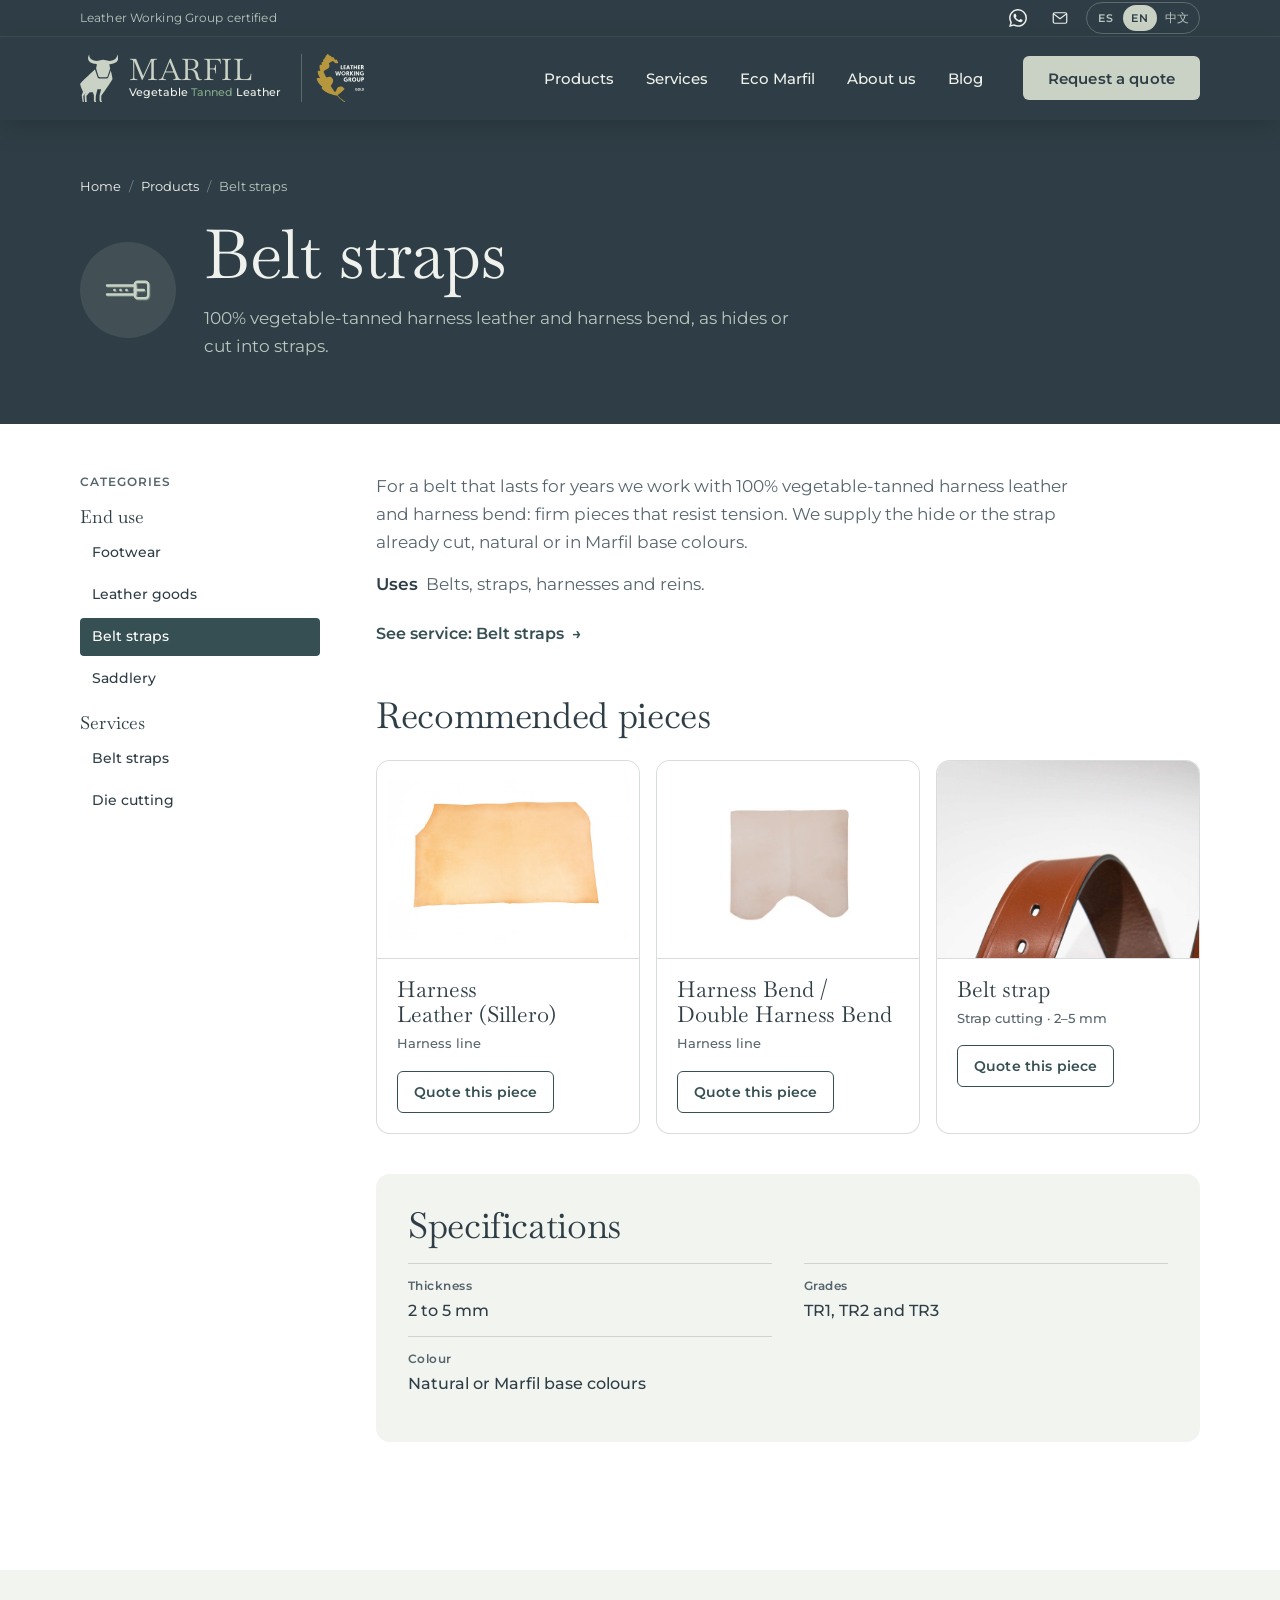
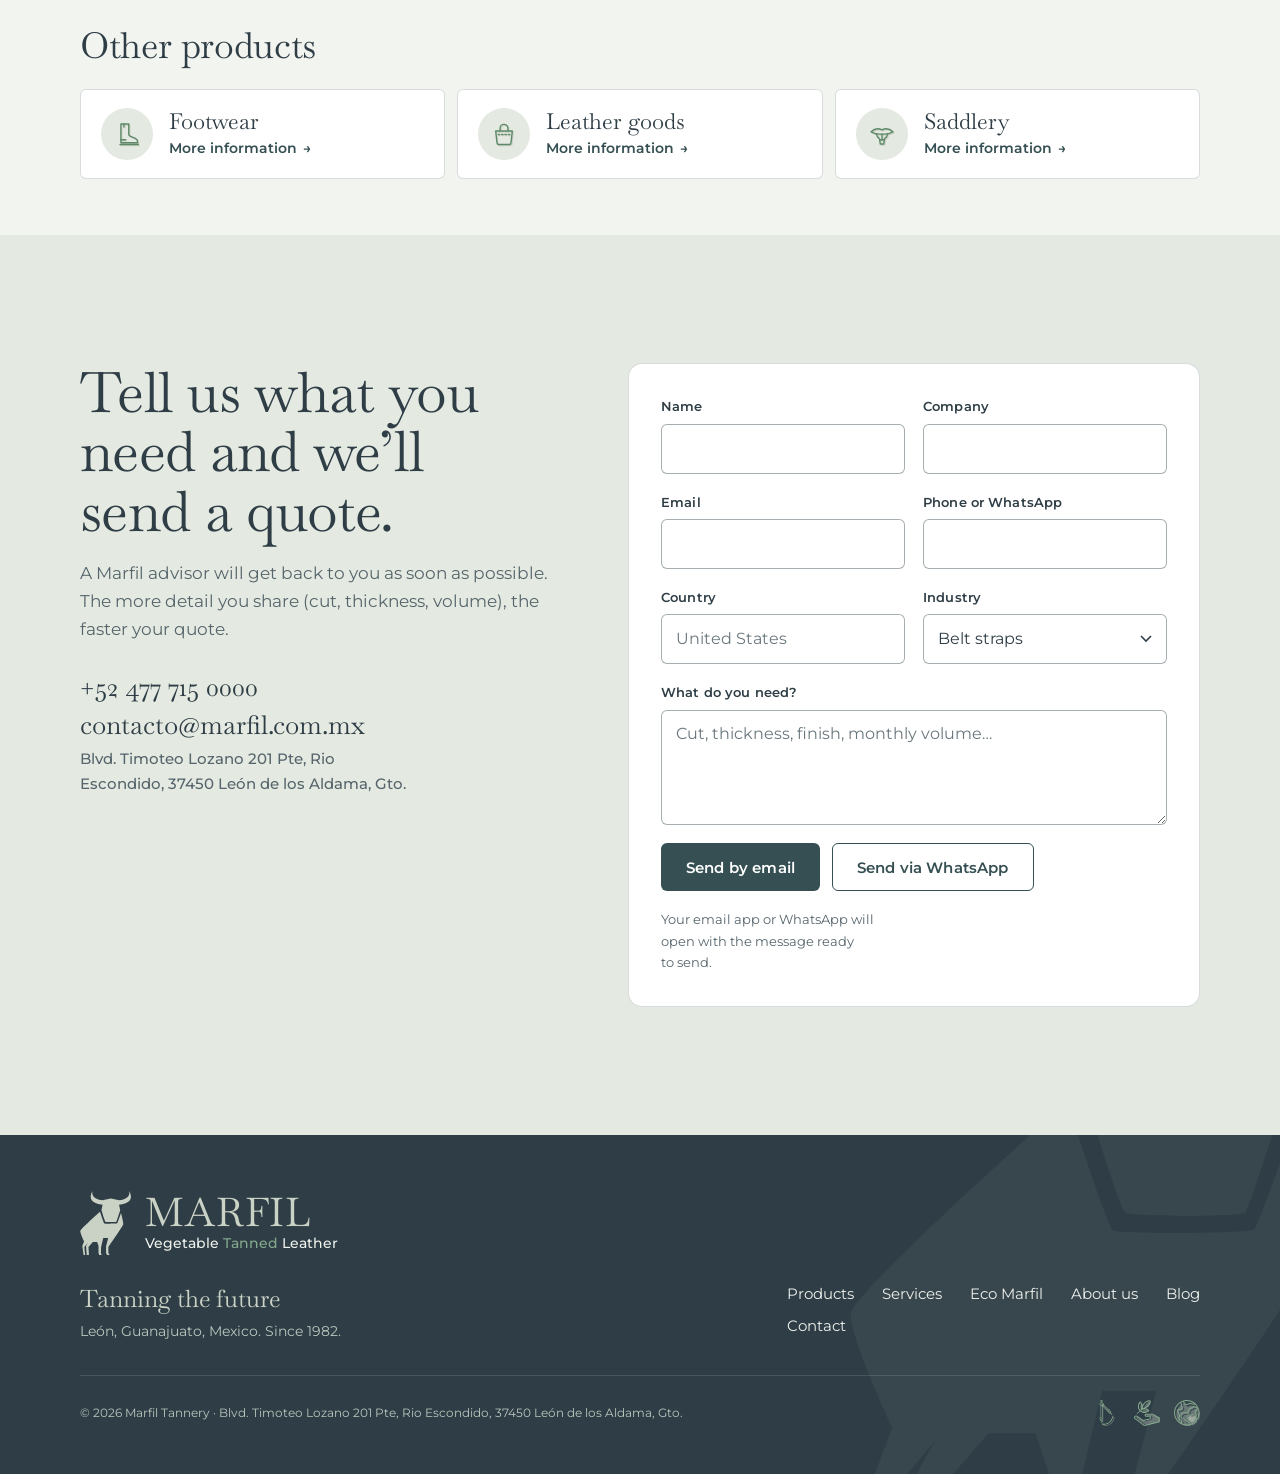
<file: marfil/productos/tiras-para-cinturon.html>
<!doctype html>
<html lang="es">
<head>
<meta charset="utf-8">
<meta name="viewport" content="width=device-width, initial-scale=1, viewport-fit=cover">
<title data-i18n="p.tira.meta">Tiras para cinturón de cuero 100% vegetal | Marfil Tannery</title>
<meta name="description" data-i18n-attr="content:meta.desc" content="Tenería en León, Guanajuato desde 1982. Piel 100% curtida al vegetal, certificada Leather Working Group: suela, sillero, crupón y tiras para cinturón. Solicita tu cotización.">
<meta name="theme-color" content="#2F3E46">
<link rel="icon" href="../img/toro.svg" type="image/svg+xml">
<link rel="preconnect" href="https://fonts.googleapis.com">
<link rel="preconnect" href="https://fonts.gstatic.com" crossorigin>
<link href="https://fonts.googleapis.com/css2?family=Baskervville:ital,wght@0,400..700;1,400..700&family=Montserrat:wght@300..700&display=swap" rel="stylesheet">
<link rel="stylesheet" href="../styles.css">
</head>
<body class="page-inner">
<svg class="sprite" aria-hidden="true" focusable="false" xmlns="http://www.w3.org/2000/svg">
<symbol id="toro" viewBox="109.16 348.43 74.02 93.44"><path d="M 109.165 385.1094 C 109.329 387.7034 131.958 407.9844 138.051 413.4054 C 138.454 412.0704 143.43 396.8104 144.16 396.2994 C 144.926 395.7654 162.538 395.8164 163.073 396.4204 C 163.608 397.0244 168.695 411.5744 168.695 411.5744 C 168.695 411.5744 172.392 397.6074 171.953 394.9234 C 171.514 392.2404 150.217 361.8704 150.217 361.8704 L 150.217 352.9634 L 152.036 350.1314 L 148.308 350.1314 L 146.877 352.9634 L 146.877 362.9494 L 149.953 374.8584 L 142.708 374.8584 L 139.598 361.8704 L 139.275 352.9634 L 140.471 350.1314 L 136.931 350.1314 L 135.845 352.9634 L 135.845 363.1004 L 133.842 369.1824 L 127.552 369.1824 L 121.184 361.8704 L 121.885 350.1314 L 118.602 350.1314 L 117.617 363.1004 L 120.398 368.1594 L 115.111 361.8704 L 116.311 350.1314 L 114.02 350.1314 L 112.111 363.1004 L 114.708 369.8814 C 114.708 369.8814 108.978 382.1514 109.165 385.1094" transform="matrix(1 0 0 -1 0 792)"/><path d="M 127.2363 443.5674 C 127.2363 443.5674 122.4913 432.0644 143.0853 429.9724 L 143.1693 430.3964 L 153.8063 432.4384 L 164.4433 430.3964 L 164.5283 429.9724 C 185.1223 432.0644 180.3773 443.5674 180.3773 443.5674 C 190.2993 427.0884 171.0853 424.0634 165.8263 423.5504 L 167.2553 416.4844 L 167.4763 415.3864 C 167.4763 415.3864 162.3623 399.2464 161.8273 398.6424 C 161.2923 398.0384 146.5513 398.1074 145.7863 398.6424 C 145.0543 399.1524 140.5683 413.9554 140.1663 415.2904 C 140.1463 415.3534 140.1353 415.3864 140.1353 415.3864 L 141.7873 423.5504 C 136.5273 424.0634 117.3143 427.0884 127.2363 443.5674" transform="matrix(1 0 0 -1 0 792)"/></symbol>
<symbol id="ico-precision" viewBox="308.2 301.2 23.3 39.3"><path d="M 313.9 454.9 L 313.4 454.9 L 313.4 456.8 L 313.9 456.6 Z" transform="matrix(1 0 0 -1 0 792)" style="fill:var(--ico-2,#bdd1c2)"/><path d="M 314.2 457.4 L 314.2 457.2 L 312.2 458.3 L 312.2 459.1 C 313.0 459.3 313.6 460.0 313.6 460.8 C 313.6 461.6 313.0 462.3 312.2 462.5 L 312.3 479.8 C 312.6 479.7 313.1 479.5 313.5 479.6 C 313.7 479.6 313.9 479.6 314.1 479.6 Z" transform="matrix(1 0 0 -1 0 792)" style="fill:var(--ico-2,#bdd1c2)"/><path d="M 326.9 469.6 L 327.8 468.7 L 328.2 467.6 L 326.8 469.0 Z" transform="matrix(1 0 0 -1 0 792)" style="fill:var(--ico-2,#bdd1c2)"/><path d="M 325.0 474.0 C 325.6 474.0 326.0 473.6 326.0 473.0 C 326.0 472.4 325.6 472.0 325.0 472.0 C 324.4 472.0 324.0 472.4 324.0 473.0 C 324.0 473.5 324.4 474.0 325.0 474.0" transform="matrix(1 0 0 -1 0 792)" style="fill:var(--ico-2,#bdd1c2)"/><path d="M 323.6 474.0 C 323.4 473.7 323.3 473.4 323.3 473.0 C 323.3 472.0 324.1 471.3 325.0 471.3 C 325.4 471.3 325.7 471.4 326.0 471.6 L 326.6 471.0 L 326.1 469.0 L 315.0 480.0 C 315.5 480.3 316.0 480.7 316.2 481.3 Z" transform="matrix(1 0 0 -1 0 792)" style="fill:var(--ico-2,#bdd1c2)"/><path d="M 311.2 482.5 C 311.2 483.8 312.2 484.9 313.5 484.9 C 314.8 484.9 315.8 483.8 315.8 482.6 C 315.8 481.3 314.8 480.2 313.5 480.2 C 312.2 480.2 311.2 481.3 311.2 482.5" transform="matrix(1 0 0 -1 0 792)" style="fill:var(--ico-2,#bdd1c2)"/><path d="M 311.9 461.8 C 312.4 461.8 312.9 461.4 312.9 460.8 C 312.9 460.2 312.5 459.8 311.9 459.8 C 311.3 459.8 310.9 460.2 310.9 460.8 C 310.9 461.4 311.3 461.8 311.9 461.8" transform="matrix(1 0 0 -1 0 792)" style="fill:var(--ico-2,#bdd1c2)"/><path d="M 313.6 483.6 C 314.1 483.6 314.5 483.1 314.5 482.6 C 314.5 482.0 314.1 481.6 313.6 481.6 C 313.0 481.6 312.6 482.0 312.6 482.6 C 312.6 483.1 313.0 483.6 313.6 483.6 M 313.6 480.9 C 314.5 480.9 315.2 481.7 315.2 482.6 C 315.2 483.5 314.5 484.3 313.6 484.3 C 312.6 484.3 311.9 483.5 311.9 482.6 C 311.9 481.7 312.6 480.9 313.6 480.9" transform="matrix(1 0 0 -1 0 792)" style="fill:var(--ico-2,#bdd1c2)"/><path d="M 320.8 453.1 C 318.7 452.5 316.5 452.4 314.8 452.9 C 314.6 453.0 314.3 452.9 314.2 452.8 C 314.0 452.6 314.0 452.4 314.0 452.2 C 314.1 452.0 314.2 451.8 314.4 451.7 C 315.4 451.5 316.4 451.3 317.5 451.3 C 321.3 451.4 325.2 453.2 327.7 456.3 C 329.3 458.4 330.6 461.0 331.5 464.3 C 331.6 464.6 331.4 464.9 331.1 465.0 C 330.8 465.1 330.4 464.9 330.3 464.6 C 329.1 460.2 326.5 454.7 320.8 453.1" transform="matrix(1 0 0 -1 0 792)" style="fill:var(--ico-2,#bdd1c2)"/><path d="M 309.9 464.0 C 310.4 464.0 310.9 463.5 310.9 463.0 C 310.9 462.4 310.4 461.9 309.9 461.9 C 309.3 461.9 308.8 462.4 308.8 463.0 C 308.8 463.5 309.3 464.0 309.9 464.0 M 309.2 484.7 C 309.2 486.0 310.3 487.0 311.6 487.0 C 312.8 487.0 313.9 486.0 313.9 484.7 C 313.9 483.4 312.8 482.4 311.6 482.4 C 310.3 482.4 309.2 483.4 309.2 484.7 M 310.4 490.2 L 310.9 490.2 L 310.9 487.6 C 310.8 487.6 310.8 487.6 310.7 487.6 L 310.4 487.6 Z M 311.3 490.2 L 311.6 490.2 L 311.6 487.7 C 311.6 487.7 311.6 487.7 311.6 487.7 C 311.5 487.7 311.4 487.7 311.3 487.7 Z M 312.1 490.2 L 312.7 490.2 L 312.7 487.6 L 312.4 487.6 C 312.3 487.6 312.2 487.6 312.1 487.7 Z M 321.6 476.1 C 321.4 475.8 321.3 475.5 321.3 475.1 C 321.3 474.2 322.1 473.4 323.0 473.4 C 323.4 473.4 323.7 473.5 324.0 473.7 L 324.6 473.1 L 324.0 471.1 L 313.0 482.1 C 313.6 482.4 314.0 482.9 314.3 483.4 Z M 323.0 476.1 C 323.6 476.1 324.0 475.7 324.0 475.1 C 324.0 474.5 323.6 474.1 323.0 474.1 C 322.4 474.1 322.0 474.5 322.0 475.1 C 322.0 475.7 322.4 476.1 323.0 476.1 M 324.9 471.7 L 325.8 470.8 L 326.2 469.7 L 324.8 471.1 Z M 312.1 459.5 L 312.1 459.4 L 310.2 460.4 L 310.2 461.3 C 311.0 461.4 311.6 462.1 311.6 463.0 C 311.6 463.8 311.0 464.4 310.2 464.6 L 310.3 482.0 C 310.7 481.8 311.1 481.7 311.6 481.7 C 311.7 481.7 311.9 481.7 312.1 481.7 Z M 311.9 457.0 L 311.4 457.0 L 311.4 459.0 L 311.9 458.7 Z M 308.2 463.0 C 308.2 462.1 308.7 461.4 309.5 461.3 L 309.5 460.0 L 310.9 459.2 L 310.9 456.5 L 312.3 456.5 L 312.3 458.5 L 312.8 458.2 L 312.8 481.4 L 324.4 469.8 L 324.6 470.6 L 327.3 467.9 L 326.2 471.1 L 325.1 472.1 L 325.4 473.3 L 324.5 474.2 C 324.6 474.5 324.7 474.8 324.7 475.1 C 324.7 476.0 323.9 476.8 323.0 476.8 C 322.7 476.8 322.4 476.7 322.1 476.5 L 314.5 484.2 C 314.5 484.3 314.6 484.5 314.6 484.7 C 314.6 485.8 314.0 486.7 313.1 487.3 L 313.1 490.7 L 309.9 490.7 L 309.9 487.2 C 309.1 486.7 308.5 485.8 308.5 484.7 C 308.5 483.8 309.0 483.0 309.6 482.4 L 309.5 464.6 C 308.7 464.5 308.2 463.8 308.2 463.0" transform="matrix(1 0 0 -1 0 792)" style="fill:var(--ico-1,#73ad8e)"/><path d="M 311.6 485.7 C 312.1 485.7 312.5 485.2 312.5 484.7 C 312.5 484.2 312.1 483.7 311.6 483.7 C 311.0 483.7 310.6 484.2 310.6 484.7 C 310.6 485.2 311.0 485.7 311.6 485.7 M 311.6 483.0 C 312.5 483.0 313.2 483.8 313.2 484.7 C 313.2 485.6 312.5 486.4 311.6 486.4 C 310.6 486.4 309.9 485.6 309.9 484.7 C 309.9 483.8 310.6 483.0 311.6 483.0" transform="matrix(1 0 0 -1 0 792)" style="fill:var(--ico-1,#73ad8e)"/><path d="M 318.8 455.2 C 316.7 454.6 314.5 454.6 312.7 455.1 C 312.5 455.1 312.3 455.1 312.1 454.9 C 312.0 454.8 311.9 454.5 312.0 454.3 C 312.0 454.1 312.2 453.9 312.4 453.9 C 313.4 453.6 314.4 453.5 315.4 453.5 C 319.2 453.5 323.1 455.3 325.6 458.4 C 327.3 460.5 328.6 463.0 329.5 466.3 C 329.6 466.7 329.4 467.0 329.1 467.1 C 328.7 467.2 328.4 467.0 328.3 466.7 C 327.1 462.3 324.4 456.8 318.8 455.2" transform="matrix(1 0 0 -1 0 792)" style="fill:var(--ico-1,#73ad8e)"/></symbol>
<symbol id="ico-sustentabilidad" viewBox="301.0 459.6 37.6 37.0"><path d="M 338.6 301.1 C 337.9 301.0 337.0 300.8 335.9 300.6 C 335.9 300.6 335.8 300.5 335.8 300.5 L 335.6 300.5 C 332.7 299.7 327.0 298.3 319.0 296.3 L 319.0 296.3 C 318.7 296.2 318.4 296.2 318.0 296.3 L 305.4 305.5 C 305.3 305.5 305.3 305.5 305.3 305.5 C 305.1 305.6 305.0 305.7 304.9 305.8 C 304.9 305.8 304.9 305.8 304.9 305.8 C 304.6 306.1 304.4 306.5 304.4 306.9 C 304.4 307.7 305.0 308.4 305.8 308.4 C 305.9 308.4 305.9 308.4 305.9 308.4 C 306.1 308.5 306.2 308.5 306.4 308.5 C 306.4 308.4 306.5 308.4 306.6 308.4 C 306.6 308.4 306.7 308.4 306.8 308.3 C 306.8 308.3 306.9 308.3 306.9 308.3 C 306.9 308.2 306.9 308.2 306.9 308.2 L 308.3 307.3 C 308.3 307.2 308.3 307.2 308.3 307.2 L 316.1 302.2 C 316.1 302.2 316.2 302.1 316.3 302.1 C 316.5 302.1 316.9 302.0 317.2 302.1 C 317.3 302.1 317.3 302.1 317.3 302.1 C 317.7 302.2 319.4 302.6 322.3 303.4 L 322.4 303.4 C 323.0 303.6 323.6 303.7 324.2 303.9 C 325.2 304.1 326.0 304.3 326.1 304.4 C 326.2 304.4 326.2 304.4 326.3 304.4 C 327.2 304.9 327.7 305.9 327.7 306.9 C 327.7 308.2 326.7 309.4 325.4 309.6 C 325.4 309.6 325.3 309.6 325.3 309.6 L 320.4 309.6 C 320.0 309.6 319.7 309.9 319.7 310.3 C 319.7 310.7 320.0 311.0 320.4 311.0 L 325.6 311.0 C 326.3 311.0 327.1 311.0 328.2 311.0 C 330.2 311.0 331.7 310.2 332.9 309.4 C 333.2 309.1 333.5 308.9 333.8 308.7 C 335.2 307.7 336.7 306.6 338.6 306.4 L 338.6 301.8 L 338.6 301.1 C 338.6 301.1 338.6 301.1 338.6 301.1" transform="matrix(1 0 0 -1 0 792)" style="fill:var(--ico-2,#bdd1c2)"/><path d="M 323.4 317.0 C 320.4 314.4 315.8 314.4 312.8 317.1 C 312.7 317.2 312.7 317.2 312.7 317.2 C 312.6 317.2 312.6 317.3 312.6 317.3 C 312.6 317.3 312.5 317.3 312.5 317.4 C 312.5 317.4 312.4 317.4 312.4 317.5 C 312.3 317.5 312.3 317.6 312.2 317.7 L 312.1 317.8 C 309.4 320.9 309.4 325.4 312.0 328.5 C 314.5 325.7 314.7 321.5 312.6 318.4 C 312.4 318.1 312.4 317.8 312.7 317.5 C 312.9 317.3 313.3 317.3 313.6 317.5 C 316.6 319.6 320.7 319.3 323.4 317.0" transform="matrix(1 0 0 -1 0 792)" style="fill:var(--ico-2,#bdd1c2)"/><path d="M 315.8 320.9 C 315.8 321.2 315.9 321.6 316.0 322.1 C 316.8 326.7 320.8 330.2 325.5 330.5 C 325.1 325.3 321.0 321.2 315.8 320.9" transform="matrix(1 0 0 -1 0 792)" style="fill:var(--ico-2,#bdd1c2)"/><path d="M 336.6 301.5 C 335.9 301.4 335.0 301.2 333.9 300.9 C 333.9 300.9 333.8 300.9 333.8 300.9 L 333.6 300.8 C 330.7 300.1 325.0 298.7 317.0 296.6 L 317.0 296.6 C 316.7 296.6 316.4 296.6 316.0 296.7 L 303.4 305.8 C 303.3 305.9 303.3 305.9 303.3 305.9 C 303.1 306.0 303.0 306.1 302.9 306.2 C 302.9 306.2 302.9 306.2 302.9 306.2 C 302.6 306.5 302.4 306.9 302.4 307.3 C 302.4 308.1 303.0 308.7 303.8 308.8 C 303.9 308.8 303.9 308.8 303.9 308.8 C 304.1 308.8 304.2 308.8 304.4 308.8 C 304.4 308.8 304.5 308.8 304.6 308.8 C 304.6 308.8 304.7 308.7 304.8 308.7 C 304.8 308.7 304.9 308.6 304.9 308.6 C 304.9 308.6 304.9 308.6 304.9 308.6 L 306.3 307.6 C 306.3 307.6 306.3 307.6 306.3 307.6 L 314.1 302.6 C 314.1 302.5 314.2 302.5 314.3 302.5 C 314.5 302.4 314.9 302.4 315.2 302.4 C 315.3 302.4 315.3 302.4 315.3 302.4 C 315.7 302.5 317.4 302.9 320.3 303.7 L 320.4 303.8 C 321.0 303.9 321.6 304.1 322.2 304.2 C 323.2 304.5 324.0 304.7 324.1 304.7 C 324.2 304.8 324.2 304.8 324.3 304.8 C 325.2 305.3 325.7 306.2 325.7 307.2 C 325.7 308.6 324.7 309.8 323.4 310.0 C 323.4 310.0 323.3 310.0 323.3 310.0 L 318.4 310.0 C 318.0 310.0 317.7 310.3 317.7 310.7 C 317.7 311.1 318.0 311.4 318.4 311.4 L 323.6 311.4 C 324.3 311.4 325.1 311.4 326.2 311.4 C 328.2 311.4 329.7 310.6 330.9 309.7 C 331.2 309.5 331.5 309.3 331.8 309.0 C 333.2 308.0 334.7 307.0 336.6 306.8 L 336.6 302.2 L 336.6 301.5 C 336.6 301.5 336.6 301.5 336.6 301.5 M 337.9 307.8 C 337.8 308.0 337.6 308.1 337.3 308.1 C 335.4 308.1 334.2 309.1 332.7 310.2 C 332.4 310.4 332.0 310.6 331.7 310.9 C 330.3 311.8 328.6 312.8 326.2 312.8 C 325.1 312.8 324.3 312.8 323.6 312.8 L 318.4 312.8 C 317.2 312.8 316.3 311.8 316.3 310.7 C 316.3 309.5 317.2 308.6 318.4 308.6 L 323.2 308.6 C 323.9 308.5 324.3 307.9 324.3 307.2 C 324.3 306.8 324.1 306.3 323.7 306.1 C 323.4 306.0 322.7 305.8 321.9 305.6 C 321.3 305.4 320.6 305.3 320.0 305.1 L 319.9 305.1 C 316.5 304.2 315.4 303.9 315.1 303.8 C 314.9 303.8 314.8 303.8 314.7 303.8 L 307.1 308.7 L 305.7 309.8 C 305.7 309.8 305.6 309.8 305.6 309.8 C 305.5 309.8 305.5 309.9 305.4 309.9 C 305.3 310.0 305.1 310.1 305.0 310.1 C 304.8 310.1 304.7 310.2 304.6 310.2 C 304.2 310.2 304.0 310.2 303.7 310.2 C 302.2 310.0 301.0 308.8 301.0 307.3 C 301.0 306.5 301.3 305.8 301.9 305.2 C 301.9 305.2 301.9 305.2 301.9 305.2 C 302.1 305.0 302.4 304.8 302.6 304.7 L 315.2 295.6 C 315.3 295.5 315.3 295.5 315.4 295.5 L 315.5 295.4 C 315.5 295.4 315.5 295.4 315.5 295.4 C 315.9 295.3 316.3 295.2 316.6 295.2 C 316.8 295.2 317.1 295.2 317.3 295.3 C 317.3 295.3 317.3 295.3 317.3 295.3 L 317.4 295.3 C 325.4 297.3 331.1 298.8 333.9 299.5 C 334.0 299.5 334.0 299.5 334.0 299.5 L 334.3 299.6 C 335.7 299.9 336.7 300.1 337.3 300.1 C 337.7 300.1 338.0 300.4 338.0 300.8 L 338.0 301.3 C 338.0 301.3 338.0 301.4 338.0 301.4 L 338.0 307.3 C 338.1 307.5 338.0 307.7 337.9 307.8" transform="matrix(1 0 0 -1 0 792)" style="fill:var(--ico-1,#73ad8e)"/><path d="M 313.8 321.2 C 313.8 321.6 313.9 322.0 314.0 322.4 C 314.8 327.1 318.8 330.6 323.5 330.9 C 323.1 325.7 319.0 321.6 313.8 321.2 M 321.4 317.3 C 318.4 314.8 313.8 314.8 310.8 317.5 C 310.7 317.5 310.7 317.6 310.7 317.6 C 310.6 317.6 310.6 317.6 310.6 317.6 C 310.6 317.7 310.5 317.7 310.5 317.7 C 310.5 317.8 310.4 317.8 310.4 317.8 C 310.3 317.9 310.3 318.0 310.2 318.0 L 310.1 318.2 C 307.4 321.2 307.4 325.8 310.0 328.9 C 312.5 326.1 312.7 321.9 310.6 318.8 C 310.4 318.5 310.4 318.1 310.7 317.9 C 310.9 317.7 311.3 317.6 311.6 317.8 C 314.6 319.9 318.7 319.7 321.4 317.3 M 324.9 331.6 L 324.9 331.6 C 324.9 332.0 324.6 332.3 324.2 332.3 L 324.2 332.3 C 324.2 332.3 324.2 332.3 324.2 332.3 C 319.3 332.3 315.1 329.3 313.3 325.0 C 313.0 326.9 312.1 328.7 310.6 330.2 C 310.6 330.2 310.5 330.3 310.5 330.3 C 310.5 330.3 310.4 330.3 310.4 330.4 C 310.2 330.6 309.7 330.6 309.5 330.4 C 309.5 330.4 309.4 330.3 309.4 330.3 C 305.9 326.8 305.7 321.0 309.1 317.2 L 309.1 317.2 L 304.9 313.0 L 305.6 312.3 L 309.8 316.5 L 309.8 316.5 C 311.7 314.8 313.9 314.0 316.2 314.0 C 318.6 314.0 321.1 315.0 322.9 316.8 C 322.9 316.8 323.0 316.9 323.0 316.9 C 323.2 317.1 323.2 317.5 323.0 317.8 C 323.0 317.8 322.9 317.8 322.9 317.9 C 321.4 319.4 319.4 320.3 317.3 320.6 C 321.8 322.2 324.9 326.5 324.9 331.6" transform="matrix(1 0 0 -1 0 792)" style="fill:var(--ico-1,#73ad8e)"/></symbol>
<symbol id="ico-mundo" viewBox="302.4 617.0 34.8 34.9"><path d="M 314.1 141.8 C 314.0 141.8 314.0 141.8 314.0 141.8 C 308.9 144.6 305.7 149.9 305.7 155.7 C 305.7 160.5 307.8 164.9 311.4 167.9 C 311.7 168.1 311.9 168.3 312.2 168.5 C 313.1 168.5 313.4 168.4 313.6 167.0 C 313.7 166.7 313.7 166.4 313.6 166.0 C 313.6 165.5 313.5 165.0 313.7 164.5 C 313.8 164.1 314.1 163.9 314.4 163.6 C 314.7 163.3 314.9 163.0 314.9 162.7 C 315.0 161.4 313.6 161.1 311.8 160.8 C 311.7 160.7 311.5 160.7 311.3 160.7 C 310.9 160.6 310.4 160.5 310.1 160.3 C 309.2 160.0 308.7 159.5 308.4 158.8 C 308.1 157.6 308.9 156.4 309.6 155.5 C 310.7 154.2 311.3 152.3 311.0 150.9 C 310.9 150.5 310.8 150.2 310.7 149.9 C 310.3 148.8 309.9 147.5 311.2 146.5 C 311.7 146.1 312.1 145.9 312.4 145.7 C 312.6 145.6 312.8 145.5 313.0 145.4 C 313.4 145.1 313.7 144.8 313.9 144.1 C 314.1 143.3 314.1 142.5 314.1 141.8" transform="matrix(1 0 0 -1 0 792)" style="fill:var(--ico-2,#bdd1c2)"/><path d="M 333.5 145.4 C 331.8 143.3 329.5 141.8 327.0 140.9 C 326.9 140.8 326.8 140.8 326.8 140.8 C 325.5 142.5 323.3 144.7 320.9 145.3 C 319.9 145.6 319.6 146.0 319.1 146.6 C 319.0 146.8 318.8 147.0 318.6 147.3 C 317.9 148.1 317.2 148.4 316.4 148.8 C 316.2 148.8 316.0 148.9 315.8 149.0 C 314.5 149.6 314.0 150.7 314.2 152.1 C 314.6 154.3 316.8 155.1 318.6 155.1 C 318.7 155.1 318.8 155.1 318.9 155.1 C 319.4 155.0 319.9 155.0 320.3 154.9 C 321.4 154.7 322.4 154.5 323.6 155.7 C 324.5 156.5 324.7 157.4 324.8 158.3 C 324.9 158.8 325.0 159.2 325.2 159.7 C 325.4 160.2 325.7 160.7 326.1 161.0 C 326.4 161.2 326.7 161.2 327.0 161.2 C 327.2 161.1 327.4 161.1 327.7 161.2 C 328.3 161.4 328.6 161.8 328.9 162.2 C 329.3 162.7 329.7 163.2 330.6 163.3 C 331.7 163.3 333.9 162.7 334.5 161.6 C 334.8 161.1 334.7 160.6 334.4 160.0 C 334.1 159.6 333.7 159.3 333.4 159.0 L 333.4 159.0 C 332.9 158.5 332.3 158.0 332.1 156.8 C 331.9 155.7 332.4 155.2 332.8 154.8 C 333.1 154.5 333.3 154.2 333.5 153.8 C 333.7 153.1 333.5 152.4 333.2 151.7 C 333.0 151.0 332.8 150.3 332.9 149.6 C 332.9 149.4 333.0 149.2 333.0 148.9 C 333.0 148.5 333.5 146.9 333.8 145.8 C 333.7 145.6 333.6 145.5 333.5 145.4" transform="matrix(1 0 0 -1 0 792)" style="fill:var(--ico-2,#bdd1c2)"/><path d="M 334.7 147.2 C 334.5 148.1 334.3 148.9 334.3 149.0 C 334.2 149.3 334.2 149.6 334.2 149.8 C 334.1 150.2 334.3 150.8 334.4 151.3 C 334.7 152.2 335.1 153.1 334.7 154.2 C 334.4 154.9 334.0 155.3 333.7 155.6 C 333.4 156.0 333.3 156.1 333.4 156.6 C 333.5 157.3 333.7 157.6 334.3 158.1 L 334.3 158.1 C 334.4 158.1 334.4 158.2 334.5 158.3 C 334.6 158.4 334.7 158.5 334.8 158.6 C 334.9 158.7 335.0 158.8 335.1 158.9 C 335.2 159.0 335.3 159.2 335.4 159.3 C 336.3 160.6 335.9 161.6 335.6 162.2 C 335.3 162.7 334.9 163.1 334.3 163.5 C 333.1 164.3 331.5 164.7 330.5 164.6 C 328.9 164.5 328.2 163.6 327.8 163.0 C 327.6 162.7 327.4 162.5 327.2 162.4 C 327.2 162.4 327.1 162.5 327.1 162.5 C 326.7 162.5 326.0 162.6 325.3 162.1 C 324.7 161.6 324.2 160.9 324.0 160.3 C 323.7 159.6 323.6 159.0 323.5 158.5 C 323.4 157.7 323.3 157.2 322.7 156.7 C 321.9 155.9 321.5 156.0 320.4 156.2 C 320.0 156.3 319.5 156.4 318.9 156.4 C 316.5 156.5 313.5 155.5 312.9 152.4 C 312.6 150.7 313.2 149.2 314.6 148.2 C 314.8 148.1 315.0 148.0 315.2 147.9 C 315.5 147.8 315.7 147.7 315.9 147.6 C 316.3 147.4 316.7 147.2 317.0 147.0 C 317.2 146.9 317.4 146.7 317.6 146.5 C 317.8 146.3 317.9 146.1 318.1 145.9 C 318.4 145.4 318.7 145.0 319.3 144.7 C 319.6 144.5 320.0 144.3 320.6 144.1 C 321.2 143.9 321.8 143.6 322.4 143.3 C 323.6 142.5 324.6 141.5 325.4 140.4 C 324.1 140.1 322.8 139.9 321.5 139.9 C 319.3 139.9 317.2 140.4 315.3 141.2 C 315.3 141.3 315.3 141.5 315.3 141.6 C 315.3 141.6 315.3 141.6 315.3 141.6 C 315.3 141.8 315.3 141.9 315.4 142.0 C 315.4 142.1 315.4 142.1 315.4 142.2 C 315.4 142.3 315.4 142.4 315.4 142.5 C 315.4 142.5 315.4 142.6 315.4 142.6 C 315.4 142.7 315.3 142.8 315.3 142.9 C 315.3 143.0 315.3 143.0 315.3 143.1 C 315.3 143.2 315.3 143.3 315.3 143.4 C 315.3 143.4 315.3 143.5 315.3 143.5 C 315.3 143.6 315.2 143.7 315.2 143.8 C 315.2 143.9 315.2 143.9 315.2 144.0 C 315.2 144.1 315.1 144.3 315.1 144.4 C 314.7 146.0 313.8 146.4 313.0 146.8 C 312.7 147.0 312.4 147.2 312.0 147.4 C 311.5 147.9 311.5 148.3 311.9 149.4 C 312.0 149.8 312.2 150.2 312.3 150.6 C 312.6 152.4 311.9 154.7 310.6 156.3 C 309.9 157.2 309.5 158.0 309.7 158.4 C 309.7 158.5 309.7 158.5 309.7 158.5 C 309.8 158.6 309.8 158.7 309.9 158.8 C 310.1 158.9 310.2 159.0 310.4 159.1 C 310.4 159.1 310.5 159.1 310.6 159.2 C 310.9 159.3 311.5 159.4 312.0 159.5 C 313.7 159.8 316.3 160.3 316.2 162.8 C 316.1 163.6 315.6 164.1 315.3 164.5 C 315.1 164.7 315.0 164.8 314.9 164.9 C 314.8 165.2 314.9 165.5 314.9 165.9 C 314.9 166.3 315.0 166.8 314.9 167.2 C 314.9 167.4 314.8 167.5 314.8 167.7 C 314.8 167.7 314.8 167.7 314.8 167.8 C 314.8 167.9 314.7 167.9 314.7 168.0 C 314.7 168.1 314.7 168.1 314.7 168.1 C 314.6 168.2 314.6 168.3 314.6 168.3 C 314.6 168.4 314.6 168.4 314.6 168.4 C 314.5 168.5 314.5 168.6 314.5 168.6 C 314.5 168.7 314.4 168.7 314.4 168.7 C 314.4 168.8 314.3 168.9 314.3 168.9 C 314.3 168.9 314.3 169.0 314.3 169.0 C 314.2 169.0 314.2 169.1 314.1 169.1 C 314.1 169.1 314.1 169.2 314.1 169.2 C 314.0 169.2 314.0 169.3 313.9 169.3 C 313.9 169.3 313.9 169.3 313.9 169.3 C 313.8 169.4 313.8 169.4 313.7 169.4 C 313.7 169.4 313.7 169.4 313.7 169.5 C 314.4 169.9 315.2 170.2 315.9 170.5 C 316.0 170.5 316.0 170.5 316.0 170.5 C 316.6 170.3 317.0 169.7 317.4 169.0 C 317.8 168.3 318.3 167.5 319.2 166.9 C 320.0 166.4 320.7 166.1 321.5 166.1 C 322.4 166.1 323.1 166.4 323.8 166.8 L 323.6 167.3 L 323.9 166.8 C 324.2 166.9 324.6 167.1 325.0 167.2 C 326.6 167.7 327.9 167.3 329.6 166.8 C 330.1 166.7 330.5 166.6 330.9 166.4 C 331.0 166.4 331.1 166.4 331.2 166.4 C 331.2 166.4 331.2 166.4 331.3 166.4 C 331.3 166.4 331.4 166.4 331.4 166.4 C 331.5 166.4 331.5 166.4 331.5 166.4 C 331.6 166.3 331.7 166.3 331.7 166.3 C 331.8 166.3 331.8 166.3 331.8 166.3 C 331.9 166.4 331.9 166.4 332.0 166.4 C 332.0 166.4 332.1 166.4 332.1 166.4 C 332.2 166.4 332.2 166.4 332.3 166.4 C 332.3 166.4 332.4 166.4 332.4 166.4 C 332.5 166.4 332.5 166.4 332.6 166.4 C 332.6 166.4 332.7 166.4 332.7 166.4 C 332.8 166.4 332.8 166.5 332.9 166.5 C 332.9 166.5 333.0 166.5 333.0 166.5 C 333.0 166.5 333.0 166.5 333.0 166.5 C 335.8 163.6 337.3 159.7 337.3 155.7 C 337.3 152.6 336.4 149.7 334.7 147.2" transform="matrix(1 0 0 -1 0 792)" style="fill:var(--ico-2,#bdd1c2)"/><path d="M 329.9 153.6 C 328.6 153.9 327.3 153.4 326.5 152.5 C 325.6 153.5 324.3 153.9 323.1 153.6 C 321.8 153.2 321.1 152.2 321.1 150.9 C 321.1 147.9 326.0 144.4 326.2 144.3 L 326.5 144.1 L 326.7 144.3 C 326.9 144.4 331.9 147.9 331.9 150.9 C 331.9 152.2 331.1 153.2 329.9 153.6" transform="matrix(1 0 0 -1 0 792)" style="fill:var(--ico-2,#bdd1c2)"/><path d="M 326.5 145.1 C 325.0 146.2 321.9 148.9 321.9 150.9 C 321.9 151.8 322.4 152.5 323.3 152.8 C 323.5 152.8 323.7 152.8 323.9 152.8 C 324.7 152.8 325.6 152.5 326.1 151.5 L 326.5 150.9 L 326.9 151.5 C 327.5 152.6 328.7 153.0 329.7 152.7 C 330.1 152.6 331.1 152.2 331.1 150.9 C 331.1 148.9 328.0 146.2 326.5 145.1" transform="matrix(1 0 0 -1 0 792)" style="fill:var(--ico-2,#bdd1c2)"/><path d="M 332.7 149.3 C 332.5 150.2 332.3 151.0 332.3 151.2 C 332.2 151.4 332.2 151.7 332.2 151.9 C 332.1 152.3 332.3 152.9 332.4 153.4 C 332.7 154.3 333.1 155.3 332.7 156.3 C 332.4 157.0 332.0 157.4 331.7 157.8 C 331.4 158.1 331.3 158.2 331.4 158.8 C 331.5 159.5 331.7 159.7 332.3 160.2 L 332.3 160.2 C 332.4 160.3 332.4 160.3 332.5 160.4 C 332.6 160.5 332.7 160.6 332.8 160.7 C 332.9 160.8 333.0 160.9 333.1 161.0 C 333.2 161.2 333.3 161.3 333.4 161.4 C 334.3 162.7 333.9 163.8 333.6 164.3 C 333.3 164.8 332.8 165.3 332.3 165.6 C 331.1 166.4 329.5 166.8 328.5 166.7 C 326.9 166.6 326.2 165.7 325.8 165.1 C 325.6 164.8 325.4 164.6 325.2 164.6 C 325.2 164.6 325.1 164.6 325.1 164.6 C 324.7 164.6 324.0 164.7 323.3 164.2 C 322.7 163.7 322.2 163.0 322.0 162.4 C 321.7 161.8 321.6 161.2 321.5 160.6 C 321.4 159.8 321.3 159.3 320.7 158.8 C 319.9 158.0 319.5 158.1 318.4 158.3 C 318.0 158.4 317.5 158.5 316.9 158.5 C 314.5 158.6 311.5 157.7 310.9 154.5 C 310.6 152.8 311.2 151.3 312.6 150.4 C 312.8 150.2 313.0 150.1 313.2 150.0 C 313.5 149.9 313.7 149.8 313.9 149.7 C 314.3 149.5 314.7 149.3 315.0 149.1 C 315.2 149.0 315.4 148.8 315.6 148.6 C 315.8 148.4 315.9 148.2 316.1 148.0 C 316.4 147.6 316.7 147.1 317.3 146.8 C 317.6 146.6 318.0 146.4 318.6 146.2 C 319.2 146.1 319.8 145.8 320.4 145.4 C 321.6 144.6 322.6 143.6 323.4 142.5 C 322.1 142.2 320.8 142.0 319.5 142.0 C 317.3 142.0 315.2 142.5 313.3 143.3 C 313.3 143.5 313.3 143.6 313.3 143.7 C 313.3 143.7 313.3 143.7 313.3 143.7 C 313.3 143.9 313.3 144.0 313.4 144.2 C 313.4 144.2 313.4 144.3 313.4 144.3 C 313.4 144.4 313.4 144.5 313.4 144.6 C 313.4 144.6 313.4 144.7 313.4 144.8 C 313.4 144.8 313.3 144.9 313.3 145.0 C 313.3 145.1 313.3 145.1 313.3 145.2 C 313.3 145.3 313.3 145.4 313.3 145.5 C 313.3 145.5 313.3 145.6 313.3 145.6 C 313.3 145.7 313.2 145.8 313.2 145.9 C 313.2 146.0 313.2 146.0 313.2 146.1 C 313.2 146.2 313.1 146.4 313.1 146.5 C 312.7 148.1 311.8 148.5 311.0 148.9 C 310.7 149.1 310.4 149.3 310.0 149.6 C 309.5 150.0 309.5 150.4 309.9 151.6 C 310.0 151.9 310.2 152.3 310.3 152.7 C 310.6 154.5 309.9 156.9 308.6 158.4 C 307.9 159.3 307.5 160.1 307.7 160.5 C 307.7 160.6 307.7 160.6 307.7 160.6 C 307.8 160.7 307.8 160.8 307.9 160.9 C 308.1 161.0 308.2 161.1 308.4 161.2 C 308.4 161.2 308.5 161.3 308.6 161.3 C 308.9 161.4 309.5 161.5 310.0 161.6 C 311.6 161.9 314.3 162.4 314.2 164.9 C 314.1 165.7 313.6 166.2 313.3 166.6 C 313.1 166.8 313.0 166.9 312.9 167.1 C 312.8 167.3 312.9 167.6 312.9 168.0 C 312.9 168.4 313.0 168.9 312.9 169.4 C 312.9 169.5 312.8 169.6 312.8 169.8 C 312.8 169.8 312.8 169.8 312.8 169.9 C 312.8 170.0 312.7 170.1 312.7 170.1 C 312.7 170.2 312.7 170.2 312.7 170.3 C 312.6 170.3 312.6 170.4 312.6 170.5 C 312.6 170.5 312.6 170.5 312.6 170.6 C 312.5 170.6 312.5 170.7 312.5 170.7 C 312.4 170.8 312.4 170.8 312.4 170.8 C 312.4 170.9 312.3 171.0 312.3 171.1 C 312.3 171.1 312.3 171.1 312.2 171.1 C 312.2 171.1 312.2 171.2 312.1 171.2 C 312.1 171.3 312.1 171.3 312.0 171.3 C 312.0 171.3 312.0 171.4 311.9 171.4 C 311.9 171.4 311.9 171.4 311.9 171.5 C 311.8 171.5 311.8 171.5 311.7 171.5 C 311.7 171.5 311.7 171.6 311.7 171.6 C 312.4 172.0 313.2 172.3 313.9 172.6 C 314.0 172.6 314.0 172.6 314.0 172.6 C 314.6 172.4 315.0 171.8 315.4 171.1 C 315.8 170.4 316.3 169.6 317.2 169.1 C 318.0 168.5 318.7 168.2 319.5 168.2 C 320.4 168.2 321.1 168.6 321.8 168.9 L 321.6 169.5 L 321.9 168.9 C 322.2 169.1 322.6 169.2 323.0 169.4 C 324.6 169.9 325.9 169.4 327.6 168.9 C 328.1 168.8 328.5 168.7 328.9 168.6 C 329.0 168.5 329.1 168.5 329.2 168.5 C 329.2 168.5 329.2 168.5 329.3 168.5 C 329.3 168.5 329.4 168.5 329.4 168.5 C 329.5 168.5 329.5 168.5 329.5 168.5 C 329.6 168.5 329.7 168.5 329.7 168.5 C 329.8 168.5 329.8 168.5 329.8 168.5 C 329.9 168.5 329.9 168.5 330.0 168.5 L 330.1 168.5 C 330.2 168.5 330.2 168.5 330.3 168.5 C 330.3 168.5 330.4 168.5 330.4 168.5 C 330.5 168.5 330.5 168.5 330.6 168.5 C 330.6 168.5 330.7 168.5 330.7 168.5 C 330.8 168.6 330.8 168.6 330.9 168.6 C 330.9 168.6 331.0 168.6 331.0 168.6 C 331.0 168.6 331.0 168.6 331.0 168.6 C 333.8 165.7 335.3 161.9 335.3 157.8 C 335.3 154.8 334.4 151.8 332.7 149.3 M 331.5 147.5 C 329.8 145.5 327.5 143.9 325.0 143.0 C 324.9 142.9 324.8 142.9 324.7 142.9 C 323.5 144.7 321.3 146.8 318.9 147.5 C 317.9 147.7 317.6 148.1 317.1 148.7 C 317.0 148.9 316.8 149.2 316.6 149.4 C 315.9 150.2 315.2 150.5 314.4 150.9 C 314.2 151.0 314.0 151.0 313.8 151.1 C 312.5 151.8 311.9 152.8 312.2 154.3 C 312.6 156.4 314.8 157.2 316.6 157.2 C 316.7 157.2 316.8 157.2 316.9 157.2 C 317.4 157.2 317.9 157.1 318.3 157.0 C 319.4 156.8 320.4 156.6 321.6 157.8 C 322.5 158.6 322.7 159.5 322.8 160.4 C 322.9 160.9 323.0 161.3 323.2 161.9 C 323.4 162.3 323.7 162.8 324.1 163.1 C 324.4 163.3 324.7 163.3 325.0 163.3 C 325.2 163.2 325.4 163.2 325.7 163.3 C 326.3 163.5 326.6 163.9 326.9 164.3 C 327.3 164.9 327.7 165.4 328.6 165.4 C 329.7 165.5 331.9 164.8 332.5 163.7 C 332.8 163.2 332.7 162.7 332.4 162.1 C 332.1 161.7 331.7 161.4 331.4 161.1 L 331.4 161.1 C 330.9 160.6 330.3 160.1 330.1 158.9 C 329.9 157.8 330.4 157.3 330.8 156.9 C 331.1 156.6 331.3 156.3 331.5 155.9 C 331.7 155.2 331.5 154.6 331.2 153.8 C 331.0 153.1 330.8 152.4 330.9 151.7 C 330.9 151.5 331.0 151.3 331.0 151.0 C 331.0 150.6 331.5 149.0 331.8 147.9 C 331.7 147.8 331.6 147.6 331.5 147.5 M 312.1 143.9 C 312.0 143.9 312.0 143.9 312.0 144.0 C 306.9 146.7 303.7 152.0 303.7 157.8 C 303.7 162.6 305.8 167.0 309.4 170.0 C 309.7 170.2 309.9 170.4 310.2 170.6 C 311.1 170.6 311.4 170.5 311.6 169.2 C 311.7 168.8 311.7 168.5 311.6 168.1 C 311.6 167.7 311.5 167.2 311.7 166.7 C 311.8 166.3 312.1 166.0 312.3 165.7 C 312.7 165.4 312.9 165.1 312.9 164.8 C 313.0 163.5 311.6 163.2 309.8 162.9 C 309.7 162.8 309.5 162.8 309.3 162.8 C 308.9 162.7 308.4 162.6 308.1 162.5 C 307.2 162.1 306.6 161.6 306.4 160.9 C 306.1 159.7 306.9 158.5 307.6 157.6 C 308.7 156.4 309.3 154.4 309.0 153.0 C 308.9 152.7 308.8 152.3 308.7 152.0 C 308.3 150.9 307.9 149.7 309.2 148.6 C 309.7 148.2 310.1 148.0 310.4 147.8 C 310.6 147.7 310.8 147.6 311.0 147.5 C 311.4 147.2 311.7 146.9 311.9 146.2 C 312.1 145.4 312.1 144.7 312.1 143.9 M 319.5 173.6 C 323.3 173.6 327.0 172.3 329.9 169.7 C 329.6 169.7 329.4 169.7 329.2 169.8 C 328.8 169.9 328.4 170.0 328.0 170.1 C 326.2 170.7 324.6 171.2 322.6 170.6 C 322.2 170.4 321.7 170.2 321.3 170.1 L 321.3 170.0 C 320.8 169.8 320.4 169.6 319.9 169.5 C 319.8 169.5 319.7 169.5 319.5 169.5 C 319.0 169.5 318.5 169.7 317.9 170.1 C 317.3 170.5 316.9 171.1 316.5 171.8 C 316.2 172.3 315.9 172.8 315.5 173.1 C 316.8 173.5 318.1 173.6 319.5 173.6 M 330.8 170.6 C 327.6 173.4 323.6 174.9 319.5 174.9 C 318.0 174.9 316.6 174.7 315.2 174.4 C 314.7 174.3 314.3 174.1 313.8 173.9 L 313.8 173.9 C 312.3 173.4 310.9 172.7 309.6 171.8 C 309.3 171.5 308.9 171.3 308.6 171.0 C 304.7 167.8 302.4 163.0 302.4 157.8 C 302.4 151.6 305.8 145.8 311.4 142.8 C 311.6 142.7 311.9 142.5 312.3 142.4 C 314.5 141.3 317.0 140.8 319.5 140.8 C 321.2 140.8 322.8 141.0 324.4 141.5 C 324.4 141.5 324.5 141.5 324.5 141.5 C 324.6 141.5 324.6 141.5 324.7 141.5 C 324.9 141.6 325.2 141.7 325.4 141.8 C 328.1 142.8 330.6 144.5 332.5 146.7 C 332.7 146.9 332.9 147.1 333.1 147.4 C 333.1 147.5 333.2 147.6 333.2 147.7 C 335.4 150.6 336.5 154.1 336.5 157.8 C 336.5 162.3 334.8 166.5 331.7 169.7 C 331.4 170.0 331.1 170.4 330.8 170.6" transform="matrix(1 0 0 -1 0 792)" style="fill:var(--ico-1,#73ad8e)"/><path d="M 324.5 147.2 C 323.0 148.3 319.9 151.0 319.9 153.0 C 319.9 153.9 320.4 154.6 321.3 154.9 C 321.5 154.9 321.7 154.9 321.9 154.9 C 322.7 154.9 323.6 154.6 324.1 153.6 L 324.5 153.0 L 324.9 153.6 C 325.5 154.8 326.7 155.1 327.7 154.9 C 328.1 154.7 329.1 154.3 329.1 153.0 C 329.1 151.0 326.0 148.3 324.5 147.2 M 327.9 155.7 C 326.6 156.0 325.3 155.6 324.5 154.6 C 323.6 155.6 322.3 156.0 321.1 155.7 C 319.8 155.4 319.1 154.3 319.1 153.0 C 319.1 150.0 324.0 146.5 324.2 146.4 L 324.5 146.2 L 324.7 146.4 C 324.9 146.5 329.9 150.0 329.9 153.0 C 329.9 154.3 329.1 155.4 327.9 155.7" transform="matrix(1 0 0 -1 0 792)" style="fill:var(--ico-1,#73ad8e)"/></symbol>
<symbol id="lwg" viewBox="447.8 455.4 65.3 66.0"><path d="M 447.8 303.5 C 448.7 303.6 449.6 303.6 450.5 303.6 C 450.9 303.7 451.4 303.6 451.8 303.5 C 452.0 303.5 452.3 303.5 452.6 303.5 C 452.5 303.8 452.4 303.9 452.3 304.1 C 450.8 306.0 449.8 308.3 449.4 310.7 C 449.3 311.6 449.4 312.5 449.4 313.4 C 449.7 313.6 450.1 313.6 450.5 313.6 C 451.2 313.5 451.9 313.4 452.6 313.2 C 452.7 313.2 452.9 313.2 453.0 313.2 C 452.8 313.9 452.6 314.5 452.4 315.1 C 452.1 316.2 451.9 317.3 451.8 318.4 C 451.8 319.3 451.8 320.2 452.0 321.0 C 452.1 321.6 452.2 321.8 452.9 321.7 C 453.4 321.7 453.9 321.5 454.4 321.4 C 454.5 321.4 454.7 321.3 455.0 321.2 C 454.9 321.7 454.8 322.1 454.7 322.5 C 454.6 323.5 454.6 324.4 454.8 325.4 C 454.8 325.7 455.0 325.7 455.3 325.7 C 455.7 325.7 456.2 325.6 456.7 325.5 C 456.9 326.1 456.6 326.7 456.7 327.3 C 456.7 327.9 456.8 328.5 456.9 329.0 C 457.5 329.5 457.9 329.1 458.4 329.1 C 458.5 329.6 458.6 330.2 458.6 330.7 C 458.7 330.9 458.7 331.0 458.8 331.1 C 459.0 332.0 459.2 332.1 460.1 331.9 C 460.1 332.1 460.1 332.2 460.1 332.4 C 460.1 332.8 460.2 333.2 460.2 333.6 C 460.4 334.3 460.4 334.3 461.0 334.4 C 461.5 335.0 462.0 335.6 462.5 336.2 C 462.8 336.6 462.9 336.6 463.4 336.3 C 464.3 335.9 464.9 335.2 465.5 334.4 C 465.7 334.1 465.8 333.9 466.0 333.7 C 466.2 333.8 466.4 333.9 466.6 334.1 C 467.8 333.4 468.2 333.0 468.6 331.7 C 469.1 331.9 469.6 332.1 470.1 332.4 C 471.7 331.6 472.4 330.1 472.9 328.5 C 473.4 328.7 473.8 328.8 474.2 329.0 C 474.6 329.3 475.0 329.2 475.4 328.8 C 476.5 327.6 477.2 326.2 477.4 324.5 C 477.4 324.5 477.4 324.4 477.4 324.3 C 475.9 323.5 474.4 323.5 473.0 324.4 C 472.2 324.8 471.6 325.4 471.1 326.2 C 470.5 327.1 470.2 327.1 469.3 326.6 C 468.0 325.9 466.8 325.2 465.5 324.6 C 464.7 324.1 464.6 323.8 464.8 322.9 C 465.0 322.4 465.1 321.9 465.3 321.4 C 465.6 319.8 465.1 317.7 463.5 316.8 C 461.9 315.8 460.3 314.8 458.7 313.9 C 457.7 313.3 457.2 312.4 457.8 311.2 C 458.2 310.3 458.6 309.3 459.1 308.4 C 459.6 307.3 460.0 306.3 460.5 305.2 C 460.9 304.5 461.7 304.2 462.5 304.6 C 463.2 304.9 463.9 305.2 464.7 305.3 C 465.8 305.5 467.0 305.6 467.9 304.8 C 469.5 303.7 470.5 302.1 470.5 300.0 C 470.5 299.0 470.3 298.0 469.9 297.1 C 469.3 295.9 468.6 294.8 467.7 293.8 C 467.2 293.3 467.2 292.8 467.5 292.3 C 468.0 291.4 468.5 290.6 469.0 289.8 C 469.9 288.4 470.8 287.0 471.6 285.7 C 471.9 285.2 472.3 284.8 472.9 284.6 C 473.4 284.5 473.7 284.5 474.0 284.9 C 474.3 285.3 474.4 285.7 474.6 286.1 C 474.9 286.9 475.1 287.7 475.5 288.5 C 476.0 289.6 476.7 290.5 477.7 291.1 C 479.1 291.8 480.5 292.2 482.1 291.8 C 482.8 291.6 483.4 291.3 483.9 290.8 C 484.7 290.1 485.4 289.3 486.2 288.5 C 485.5 287.8 484.8 287.0 484.2 286.3 C 482.5 284.5 480.7 282.9 478.7 281.5 C 478.2 281.2 477.7 280.9 477.2 280.5 C 477.1 280.5 476.9 280.4 476.8 280.3 C 476.5 280.1 476.5 279.9 476.8 279.6 C 477.1 279.3 477.4 278.9 477.7 278.6 C 479.8 276.4 482.1 274.4 484.7 272.8 C 485.3 272.4 485.9 272.1 486.5 271.7 C 487.1 271.4 487.2 271.2 486.7 270.6 C 486.6 270.5 486.6 270.5 486.6 270.4 L 486.0 270.4 C 486.0 270.5 486.0 270.5 486.0 270.5 C 484.6 271.6 483.1 272.7 481.7 273.8 C 479.8 275.4 477.9 277.0 476.3 278.9 C 476.0 279.3 475.5 279.5 475.0 279.6 C 474.9 279.6 474.7 279.6 474.6 279.6 C 472.3 280.0 470.1 280.5 468.0 281.2 C 465.2 282.1 462.5 283.3 460.0 284.8 C 458.1 286.0 456.4 287.5 454.9 289.2 C 454.4 289.8 454.5 290.4 455.2 290.8 C 455.5 291.0 455.8 291.2 456.1 291.4 C 455.9 291.5 455.8 291.6 455.7 291.7 C 455.1 292.1 454.5 292.4 454.0 292.9 C 452.4 294.1 451.1 295.6 450.1 297.3 C 449.2 298.8 448.3 300.3 448.0 302.0 C 447.9 302.1 447.8 302.2 447.8 302.3 Z" transform="matrix(1 0 0 -1 0 792)" fill="#b6973d"/><path d="M 481.4 312.9 C 480.9 311.0 480.4 309.1 479.9 307.2 L 478.3 307.2 C 478.0 308.3 477.7 309.5 477.4 310.7 C 477.4 310.7 477.3 310.7 477.3 310.7 C 477.0 309.5 476.7 308.3 476.4 307.2 L 474.8 307.2 C 474.3 309.1 473.8 311.0 473.3 312.9 L 474.7 312.9 C 475.0 311.6 475.3 310.4 475.6 309.1 C 475.6 309.1 475.7 309.1 475.7 309.1 C 476.2 310.3 476.4 311.6 476.8 312.9 L 477.9 312.9 C 478.3 311.6 478.6 310.4 478.9 309.1 C 479.0 309.1 479.0 309.1 479.1 309.1 C 479.4 310.4 479.7 311.6 479.9 312.9 Z" transform="matrix(1 0 0 -1 0 792)" style="fill:var(--lwg-txt,#4b5455)"/><path d="M 506.3 307.1 L 505.1 307.1 C 504.4 308.3 503.6 309.4 502.9 310.5 C 502.9 310.5 502.8 310.5 502.8 310.5 L 502.8 307.2 L 501.5 307.2 C 501.4 307.6 501.4 311.9 501.5 312.9 L 502.8 312.9 C 503.2 312.3 503.5 311.7 503.9 311.2 C 504.2 310.6 504.5 310.0 504.9 309.5 C 505.1 310.1 505.0 310.6 505.0 311.2 C 505.0 311.7 505.0 312.3 505.0 312.9 L 506.3 312.9 C 506.4 312.5 506.4 308.2 506.3 307.1" transform="matrix(1 0 0 -1 0 792)" style="fill:var(--lwg-txt,#4b5455)"/><path d="M 500.9 301.5 C 501.0 302.6 500.2 303.3 499.3 303.3 C 498.4 303.2 497.7 302.5 497.7 301.5 C 497.7 300.5 498.4 299.8 499.3 299.8 C 500.3 299.8 501.0 300.5 500.9 301.5 M 502.4 301.5 C 502.4 300.0 501.3 298.5 499.4 298.6 C 497.4 298.6 496.3 299.8 496.3 301.6 C 496.4 303.3 497.5 304.5 499.4 304.5 C 501.3 304.5 502.4 303.0 502.4 301.5" transform="matrix(1 0 0 -1 0 792)" style="fill:var(--lwg-txt,#4b5455)"/><path d="M 484.8 308.3 C 485.7 308.3 486.4 309.0 486.4 310.0 C 486.4 311.0 485.7 311.8 484.8 311.8 C 483.8 311.8 483.1 311.0 483.1 310.0 C 483.1 309.0 483.8 308.3 484.8 308.3 M 484.8 313.0 C 486.6 313.0 487.8 311.5 487.8 310.0 C 487.7 308.3 486.5 307.0 484.8 307.0 C 482.7 307.1 481.8 308.6 481.8 310.0 C 481.7 311.6 482.9 313.0 484.8 313.0" transform="matrix(1 0 0 -1 0 792)" style="fill:var(--lwg-txt,#4b5455)"/><path d="M 489.3 300.1 L 489.3 300.7 C 489.0 300.7 488.7 300.7 488.4 300.8 L 488.4 301.8 L 490.6 301.8 L 490.6 299.4 C 489.5 298.6 488.2 298.3 486.9 298.8 C 485.5 299.2 484.9 300.6 485.0 301.7 C 485.1 303.3 486.1 304.3 487.5 304.5 C 488.5 304.6 489.4 304.4 490.1 303.7 C 490.2 303.7 490.2 303.6 490.3 303.5 C 490.0 303.3 489.7 303.1 489.4 302.8 C 489.0 303.1 488.3 303.4 487.6 303.2 C 487.3 303.1 487.0 302.9 486.8 302.7 C 486.2 302.1 486.3 301.0 486.8 300.4 C 487.4 299.7 488.3 299.6 489.3 300.1" transform="matrix(1 0 0 -1 0 792)" style="fill:var(--lwg-txt,#4b5455)"/><path d="M 502.2 315.5 L 502.2 317.8 C 501.5 317.8 500.8 317.8 500.0 317.8 L 500.0 315.5 L 498.7 315.5 L 498.7 321.3 L 500.0 321.3 L 500.0 319.1 L 502.2 319.1 L 502.2 321.3 L 503.5 321.3 L 503.5 315.5 Z" transform="matrix(1 0 0 -1 0 792)" style="fill:var(--lwg-txt,#4b5455)"/><path d="M 512.5 312.0 C 512.2 311.8 511.9 311.5 511.7 311.3 C 511.4 311.4 511.1 311.6 510.9 311.7 C 510.2 311.9 509.4 311.8 509.0 311.3 C 508.5 310.7 508.5 310.0 508.7 309.3 C 509.0 308.6 509.6 308.2 510.4 308.3 C 510.6 308.3 510.8 308.4 511.0 308.4 C 511.5 308.6 511.5 308.6 511.5 309.2 C 511.2 309.2 510.9 309.2 510.5 309.3 L 510.5 310.3 C 511.2 310.3 512.0 310.3 512.8 310.3 C 512.8 309.6 512.8 308.8 512.7 308.1 C 512.7 308.0 512.6 307.9 512.5 307.8 C 511.3 306.8 509.0 306.7 507.9 308.1 C 507.1 309.0 507.0 310.1 507.4 311.2 C 507.8 312.3 508.6 312.8 509.8 313.0 C 511.0 313.1 511.8 312.8 512.5 312.0" transform="matrix(1 0 0 -1 0 792)" style="fill:var(--lwg-txt,#4b5455)"/><path d="M 510.1 320.1 L 510.1 318.9 C 510.9 318.8 511.1 318.9 511.1 319.5 C 511.2 320.0 510.9 320.2 510.1 320.1 M 510.1 317.6 L 510.1 315.6 L 508.7 315.6 L 508.7 321.3 C 509.6 321.3 510.5 321.4 511.4 321.2 C 512.6 320.8 512.9 319.2 512.1 318.3 C 512.0 318.2 511.9 318.1 511.7 318.0 C 512.2 317.2 512.6 316.4 513.0 315.5 L 511.6 315.5 C 511.3 316.1 511.0 316.7 510.7 317.3 C 510.6 317.6 510.5 317.8 510.1 317.6" transform="matrix(1 0 0 -1 0 792)" style="fill:var(--lwg-txt,#4b5455)"/><path d="M 490.0 310.4 C 490.4 310.5 490.8 310.3 491.0 310.7 C 491.1 310.9 491.1 311.3 491.0 311.5 C 490.8 311.9 490.4 311.8 490.0 311.7 Z M 491.7 309.6 C 492.1 308.8 492.5 308.0 493.0 307.2 L 491.5 307.2 C 491.2 307.8 490.9 308.4 490.6 309.0 C 490.5 309.3 490.5 309.3 490.0 309.3 L 490.0 307.2 L 488.6 307.2 L 488.6 312.9 C 489.4 312.9 490.2 313.0 491.0 312.9 C 491.6 312.8 492.2 312.5 492.4 311.9 C 492.6 311.1 492.5 310.4 491.9 309.8 C 491.9 309.8 491.8 309.7 491.7 309.6" transform="matrix(1 0 0 -1 0 792)" style="fill:var(--lwg-txt,#4b5455)"/><path d="M 492.9 302.0 C 493.3 301.9 493.8 301.8 494.0 302.2 C 494.0 302.5 494.0 302.8 493.9 303.0 C 493.7 303.4 493.3 303.3 492.9 303.2 Z M 495.9 298.6 L 494.5 298.6 C 494.2 299.3 493.9 299.9 493.6 300.5 C 493.5 300.7 493.3 300.9 492.9 300.7 L 492.9 298.7 L 491.6 298.7 L 491.6 304.4 C 492.4 304.4 493.2 304.4 494.0 304.4 C 495.5 304.2 495.8 302.4 495.0 301.4 C 494.9 301.3 494.8 301.2 494.6 301.1 C 495.1 300.3 495.5 299.5 495.9 298.6" transform="matrix(1 0 0 -1 0 792)" style="fill:var(--lwg-txt,#4b5455)"/><path d="M 496.8 312.9 L 498.3 312.9 C 497.5 312.0 496.8 311.1 496.1 310.2 C 496.8 309.2 497.5 308.2 498.3 307.2 C 498.2 307.2 498.1 307.1 498.1 307.1 C 496.8 307.1 496.8 307.1 496.1 308.1 C 495.8 308.5 495.5 309.0 495.0 309.3 L 495.0 308.3 L 495.0 307.2 C 494.6 307.1 494.2 307.2 493.7 307.1 L 493.7 312.9 C 493.9 312.9 494.1 312.9 494.3 312.9 C 494.5 312.9 494.7 312.9 495.0 312.9 L 495.0 310.8 C 495.5 311.1 495.7 311.5 495.9 311.8 C 496.2 312.2 496.5 312.6 496.8 312.9" transform="matrix(1 0 0 -1 0 792)" style="fill:var(--lwg-txt,#4b5455)"/><path d="M 503.2 304.4 L 504.5 304.4 L 504.5 302.8 C 504.5 302.1 504.5 301.5 504.5 300.8 C 504.6 300.1 505.0 299.8 505.6 299.8 C 506.2 299.8 506.6 300.2 506.6 300.8 C 506.6 301.8 506.6 302.7 506.6 303.7 L 506.6 304.4 L 507.9 304.4 C 507.9 304.2 508.0 304.1 508.0 303.9 C 508.0 303.0 507.9 302.0 508.0 301.0 C 508.0 299.5 507.0 298.6 505.6 298.6 C 504.1 298.6 503.2 299.5 503.2 300.9 C 503.2 302.0 503.2 303.1 503.2 304.2 C 503.2 304.2 503.2 304.3 503.2 304.4" transform="matrix(1 0 0 -1 0 792)" style="fill:var(--lwg-txt,#4b5455)"/><path d="M 491.0 319.8 C 490.8 319.1 490.6 318.5 490.4 317.9 C 490.9 317.9 491.2 317.8 491.7 318.0 C 491.4 318.6 491.4 319.2 491.0 319.8 M 493.7 315.5 L 492.4 315.5 C 492.3 316.0 492.1 316.4 492.0 316.8 L 490.1 316.8 C 490.0 316.4 489.8 316.0 489.7 315.5 L 488.3 315.5 C 489.0 317.5 489.7 319.4 490.3 321.3 L 491.8 321.3 C 492.4 319.4 493.1 317.5 493.7 315.5" transform="matrix(1 0 0 -1 0 792)" style="fill:var(--lwg-txt,#4b5455)"/><path d="M 510.5 303.2 L 510.5 301.8 C 510.9 301.8 511.2 301.8 511.5 302.1 C 511.6 302.3 511.6 302.8 511.5 303.0 C 511.2 303.3 510.9 303.3 510.5 303.2 M 510.5 300.6 L 510.5 298.7 L 509.1 298.7 L 509.1 304.4 C 510.0 304.4 511.0 304.6 511.9 304.3 C 512.7 304.0 513.2 303.0 512.9 302.1 C 512.7 301.2 512.2 300.8 511.3 300.7 C 511.0 300.7 510.8 300.7 510.5 300.6" transform="matrix(1 0 0 -1 0 792)" style="fill:var(--lwg-txt,#4b5455)"/><path d="M 487.7 320.1 L 486.1 320.1 L 486.1 319.1 L 487.5 319.1 L 487.5 317.9 L 486.1 317.9 L 486.1 316.7 L 487.8 316.7 L 487.8 315.6 L 484.8 315.6 L 484.8 321.3 L 487.7 321.3 Z" transform="matrix(1 0 0 -1 0 792)" style="fill:var(--lwg-txt,#4b5455)"/><path d="M 507.7 321.3 L 507.7 320.1 L 506.0 320.1 L 506.0 319.1 L 507.4 319.1 L 507.4 317.9 L 506.0 317.9 L 506.0 316.7 L 507.7 316.7 L 507.7 315.5 L 504.7 315.5 L 504.7 321.3 Z" transform="matrix(1 0 0 -1 0 792)" style="fill:var(--lwg-txt,#4b5455)"/><path d="M 496.7 315.5 L 495.3 315.5 L 495.3 320.1 C 495.1 320.1 494.9 320.1 494.7 320.1 C 494.5 320.1 494.3 320.1 494.1 320.1 L 494.1 321.3 L 497.9 321.3 L 497.9 320.1 C 497.5 320.1 497.1 320.1 496.7 320.1 Z" transform="matrix(1 0 0 -1 0 792)" style="fill:var(--lwg-txt,#4b5455)"/><path d="M 480.9 321.3 L 482.3 321.3 L 482.3 316.8 L 484.0 316.8 L 484.0 315.5 L 481.0 315.5 C 480.9 316.0 480.8 320.3 480.9 321.3" transform="matrix(1 0 0 -1 0 792)" style="fill:var(--lwg-txt,#4b5455)"/><path d="M 499.1 307.2 L 500.3 307.2 L 500.3 312.9 L 499.1 312.9 Z" transform="matrix(1 0 0 -1 0 792)" style="fill:var(--lwg-txt,#4b5455)"/><path d="M 506.8 287.9 C 506.8 288.6 506.5 288.9 505.9 288.9 C 505.3 288.9 505.0 288.5 505.0 287.9 C 505.0 287.3 505.3 286.9 505.9 286.9 C 506.5 286.9 506.8 287.3 506.8 287.9 M 505.9 286.2 C 504.9 286.2 504.2 286.9 504.2 287.9 C 504.2 288.9 504.7 289.6 505.9 289.6 C 506.9 289.6 507.6 289.1 507.6 288.0 C 507.6 286.9 506.9 286.3 505.9 286.2" transform="matrix(1 0 0 -1 0 792)" style="fill:var(--lwg-txt,#4b5455)"/><path d="M 503.6 289.1 C 503.5 288.9 503.3 288.8 503.2 288.7 C 503.2 288.7 503.1 288.7 503.0 288.7 C 502.9 288.8 502.8 288.9 502.7 288.9 C 502.2 289.0 501.7 288.9 501.5 288.5 C 501.3 288.1 501.4 287.5 501.6 287.2 C 501.9 286.9 502.5 286.8 502.9 287.0 C 503.0 287.1 503.0 287.2 503.1 287.4 C 502.9 287.4 502.7 287.5 502.5 287.5 L 502.5 288.1 C 502.7 288.1 502.9 288.1 503.1 288.1 C 503.3 288.1 503.5 288.1 503.8 288.1 L 503.8 286.8 C 502.9 286.1 501.7 286.0 501.0 286.7 C 500.5 287.4 500.5 288.4 501.0 289.0 C 501.5 289.7 502.8 289.9 503.6 289.1" transform="matrix(1 0 0 -1 0 792)" style="fill:var(--lwg-txt,#4b5455)"/><path d="M 511.1 287.0 C 511.5 286.8 511.9 287.0 512.1 287.4 C 512.3 287.8 512.3 288.2 512.1 288.6 C 511.8 288.9 511.5 289.0 511.1 288.9 Z M 510.4 286.2 L 510.4 289.5 C 510.9 289.6 511.4 289.6 511.9 289.4 C 512.7 289.2 513.0 288.7 513.0 287.9 C 513.0 287.1 512.6 286.6 511.9 286.4 C 511.4 286.3 510.9 286.3 510.4 286.2" transform="matrix(1 0 0 -1 0 792)" style="fill:var(--lwg-txt,#4b5455)"/><path d="M 484.9 293.5 L 513.1 293.5 L 513.1 293.5 L 484.9 293.5 C 484.9 293.5 484.9 293.5 484.9 293.5" transform="matrix(1 0 0 -1 0 792)" style="fill:var(--lwg-txt,#4b5455)"/><path d="M 509.9 286.9 L 509.9 286.3 L 508.1 286.3 L 508.1 289.5 L 508.9 289.5 L 508.9 287.0 C 509.2 286.9 509.5 286.9 509.9 286.9" transform="matrix(1 0 0 -1 0 792)" style="fill:var(--lwg-txt,#4b5455)"/></symbol>
</svg>
<a class="skip" href="#contenido" data-i18n="skip">Saltar al contenido</a>

<div class="utility">
  <div class="wrap utility__in">
    <span class="utility__cert" data-i18n="util.cert">Certificados por Leather Working Group</span>
    <span class="utility__links">
      <a class="utility__icon" href="https://wa.me/524777150000" target="_blank" rel="noopener" data-i18n-attr="aria-label:util.wa;title:util.wa" aria-label="Escríbenos por WhatsApp" title="Escríbenos por WhatsApp"><svg class="ico-wa" viewBox="0 0 24 24" aria-hidden="true"><path d="M17.47 14.38c-.3-.15-1.76-.87-2.03-.97-.27-.1-.47-.15-.67.15-.2.3-.77.97-.94 1.16-.17.2-.35.22-.64.08-.3-.15-1.26-.46-2.39-1.48-.88-.79-1.48-1.76-1.65-2.06-.17-.3-.02-.46.13-.6.13-.14.3-.35.45-.52.15-.18.2-.3.3-.5.1-.2.05-.37-.03-.52-.07-.15-.67-1.61-.92-2.2-.24-.58-.49-.5-.67-.51h-.57c-.2 0-.52.07-.79.37-.27.3-1.04 1.02-1.04 2.48s1.07 2.88 1.21 3.07c.15.2 2.1 3.2 5.08 4.49.71.31 1.26.49 1.7.63.71.22 1.36.2 1.87.12.57-.09 1.76-.72 2-1.41.25-.7.25-1.29.18-1.41-.08-.13-.28-.2-.57-.35m-5.42 7.4h-.01a9.87 9.87 0 0 1-5.03-1.38l-.36-.21-3.74.98 1-3.65-.24-.37a9.86 9.86 0 0 1-1.51-5.26c0-5.45 4.44-9.88 9.89-9.88 2.64 0 5.12 1.03 6.99 2.9a9.83 9.83 0 0 1 2.89 6.99c0 5.45-4.44 9.88-9.88 9.88m8.41-18.3A11.82 11.82 0 0 0 12.05 0C5.5 0 .16 5.34.16 11.89c0 2.1.55 4.14 1.59 5.95L.06 24l6.3-1.65a11.88 11.88 0 0 0 5.68 1.45h.01c6.55 0 11.89-5.34 11.89-11.89a11.82 11.82 0 0 0-3.48-8.41Z"/></svg></a>
      <a class="utility__icon" href="mailto:contacto@marfil.com.mx" data-i18n-attr="aria-label:util.mail;title:util.mail" aria-label="Escríbenos un correo: contacto@marfil.com.mx" title="Escríbenos un correo: contacto@marfil.com.mx"><svg class="ico-mail" viewBox="0 0 24 24" aria-hidden="true"><rect x="3" y="5" width="18" height="14" rx="2"/><path d="m3.5 6.5 8.5 6.5 8.5-6.5"/></svg></a>
      <span class="lang" role="group" aria-label="Idioma / Language / 语言">
        <button type="button" class="lang__btn" data-lang="es" aria-pressed="true" lang="es" title="Español">ES</button>
        <button type="button" class="lang__btn" data-lang="en" aria-pressed="false" lang="en" title="English">EN</button>
        <button type="button" class="lang__btn lang__btn--zh" data-lang="zh" aria-pressed="false" lang="zh-Hans" title="中文（普通话）">中文</button>
      </span>
    </span>
  </div>
</div>

<header class="nav" id="top">
  <div class="wrap nav__in">
    <a class="brand" href="../index.html" data-i18n-attr="aria-label:brand.home" aria-label="Marfil Tannery, inicio">
      <svg class="brand__mark" aria-hidden="true"><use href="#toro"/></svg>
      <span class="brand__type" aria-hidden="true">
        <span class="brand__name">MARFIL</span>
        <span class="brand__tag">Vegetable <span>Tanned</span> Leather</span>
      </span>
      <svg class="brand__lwg" aria-hidden="true"><use href="#lwg"/></svg>
    </a>
    <nav class="nav__links" id="menu" data-i18n-attr="aria-label:nav.label" aria-label="Principal">
      <a href="../index.html#productos" data-i18n="nav.products">Productos</a>
      <a href="../index.html#servicios" data-i18n="nav.specs">Servicios</a>
      <a href="../index.html#eco" data-i18n="nav.eco">Eco Marfil</a>
      <a href="../index.html#nosotros" data-i18n="nav.about">Nosotros</a>
      <a href="../blog/index.html" data-i18n="nav.blog">Blog</a>
      <a class="nav__cta-m btn btn--primary" href="#contacto" data-i18n="cta.quote">Solicitar cotización</a>
    </nav>
    <a class="btn btn--primary nav__cta" href="#contacto" data-i18n="cta.quote">Solicitar cotización</a>
    <button class="nav__toggle" type="button" aria-expanded="false" aria-controls="menu" aria-label="Abrir menú">
      <span></span><span></span>
    </button>
  </div>
</header>

<main id="contenido">

<section class="page-hero">
  <div class="wrap">
    <nav class="crumbs" data-i18n-attr="aria-label:crumb.label" aria-label="Ruta de navegación"><a href="../index.html" data-i18n="crumb.home">Inicio</a><span class="crumbs__sep" aria-hidden="true">/</span><a href="../index.html#productos" data-i18n="crumb.products">Productos</a><span class="crumbs__sep" aria-hidden="true">/</span><span aria-current="page" data-i18n="prod.3t">Tiras para cinturón</span></nav>
    <div class="page-hero__row">
      <span class="page-hero__badge" aria-hidden="true">
          <svg class="ico ico--belt" viewBox="0 0 32 32">
            <g class="ico__strap">
              <path class="ico__draw" d="M2 13h19v6H2"/>
              <circle cx="7" cy="16" r=".9"/><circle cx="11" cy="16" r=".9"/><circle cx="15" cy="16" r=".9"/>
            </g>
            <rect x="20.5" y="10.5" width="9" height="11" rx="2"/>
            <path class="ico__prong" d="M20.5 16h6"/>
          </svg>
        </span>
      <div>
        <h1 data-i18n="prod.3t">Tiras para cinturón</h1>
        <p class="page-hero__lead" data-i18n="p.tira.lead">Sillero y crupón sillero 100% vegetal, en piel o cortados en tira.</p>
      </div>
    </div>
  </div>
</section>

<section class="section catalog-section">
  <div class="wrap catalog">
    <aside class="side"><p class="side__title" data-i18n="side.title">Categorías</p><p class="side__group" data-i18n="side.use">Uso final</p><ul><li><a href="../productos/calzado.html" data-i18n="prod.1t">Calzado</a></li><li><a href="../productos/marroquineria.html" data-i18n="prod.2t">Marroquinería</a></li><li><a href="../productos/tiras-para-cinturon.html" aria-current="page" data-i18n="prod.3t">Tiras para cinturón</a></li><li><a href="../productos/sillas-de-montar.html" data-i18n="prod.4t">Sillería y talabartería</a></li></ul><p class="side__group" data-i18n="crumb.services">Servicios</p><ul><li><a href="../servicios/tiras-para-cinturon.html" data-i18n="svc.1t">Tiras para cinturón</a></li><li><a href="../servicios/suajado.html" data-i18n="svc.2t">Suajado</a></li></ul></aside>
    <div class="catalog__main">
      <div class="catalog__intro reveal">
        <p data-i18n="p.tira.intro">Para un cinturón que dure años trabajamos con sillero y crupón sillero (culata) 100% vegetal: piezas firmes y resistentes a la tensión. Te entregamos la piel o la tira ya cortada, en natural o en los colores base de Marfil.</p>
        <p class="catalog__uses"><strong data-i18n="cat.uses">Usos</strong> <span data-i18n="p.tira.uses">Cinturones, correas, arneses y riendas.</span></p>
        <a class="link" href="../servicios/tiras-para-cinturon.html"><span><span data-i18n="cat.see">Ver servicio</span>: <span data-i18n="svc.1t">Tiras para cinturón</span></span> <span class="arrow" aria-hidden="true">→</span></a>
      </div>
      <h2 class="h-sub" data-i18n="cat.pieces">Piezas recomendadas</h2>
      <ul class="pieces"><li class="piece reveal"><div class="piece__img"><img src="../img/Sillero_natural.jpg" alt="" width="1536" height="1024" loading="lazy"></div><div class="piece__body"><h3 data-i18n="pc.sillero">Sillero</h3><p class="piece__meta" data-i18n="pcm.sillero">Línea sillero</p><a class="btn btn--ghost piece__btn" href="#contacto" data-industria="tiras" data-pieza="Sillero" data-i18n="cat.quote">Cotizar esta pieza</a></div></li><li class="piece reveal"><div class="piece__img"><img src="../img/CruponOrion.webp" alt="" width="1080" height="721" loading="lazy"></div><div class="piece__body"><h3 data-i18n="pc.crupon">Crupón Sillero / Doble Crupón Sillero</h3><p class="piece__meta" data-i18n="pcm.sillero">Línea sillero</p><a class="btn btn--ghost piece__btn" href="#contacto" data-industria="tiras" data-pieza="Crupón Sillero / Doble Crupón Sillero" data-i18n="cat.quote">Cotizar esta pieza</a></div></li><li class="piece reveal"><div class="piece__img piece__img--photo"><img src="../img/IMG_3737_compressed.jpg" alt="" width="1436" height="2048" loading="lazy"></div><div class="piece__body"><h3 data-i18n="pc.tira">Tira para cinturón</h3><p class="piece__meta" data-i18n="pcm.tiras">Corte de tira · 2–5 mm</p><a class="btn btn--ghost piece__btn" href="#contacto" data-industria="tiras" data-pieza="Tira para cinturón" data-i18n="cat.quote">Cotizar esta pieza</a></div></li></ul>
      <div class="catalog__specs reveal"><h2 class="h-sub" data-i18n="cat.specs">Especificaciones</h2><dl class="spec-list"><div><dt data-i18n="specs.thick">Grosor</dt><dd data-i18n="specs.thick2">2 a 5 mm</dd></div><div><dt data-i18n="specs.grades">Selecciones</dt><dd data-i18n="pg.grades3">TR1, TR2 y TR3</dd></div><div><dt data-i18n="specs.color">Color</dt><dd data-i18n="specs.color1">Natural o colores base de Marfil</dd></div></dl></div>
    </div>
  </div>
</section>

<section class="section section--plaster related">
  <div class="wrap">
    <h2 class="h-sub" data-i18n="cat.related">Otros productos</h2>
    <ul class="minis"><li><a class="mini" href="../productos/calzado.html"><span class="mini__badge" aria-hidden="true">
          <svg class="ico ico--boot" viewBox="0 0 32 32">
            <g class="ico__move">
              <path class="ico__draw" d="M9 4.5h9V16c0 1.3.8 2.3 2.1 2.8l5.4 2.1A3.8 3.8 0 0 1 28 24.4V26H9z"/>
              <path d="M9 22.5h5.5M12.5 4.5v3.5"/>
              <path class="ico__sole" d="M8 28h21"/>
            </g>
          </svg>
        </span><span class="mini__title" data-i18n="prod.1t">Calzado</span><span class="mini__more"><span data-i18n="prod.more">Más información</span> <span class="arrow" aria-hidden="true">→</span></span></a></li><li><a class="mini" href="../productos/marroquineria.html"><span class="mini__badge" aria-hidden="true">
          <svg class="ico ico--bag" viewBox="0 0 32 32">
            <path class="ico__handle" d="M11.5 12.5V9.5a4.5 4.5 0 0 1 9 0v3"/>
            <path class="ico__draw" d="M6.5 12.5h19l-1.5 13.7a2 2 0 0 1-2 1.8H10a2 2 0 0 1-2-1.8z"/>
            <path class="ico__stitch" d="M9.5 16.5h13"/>
          </svg>
        </span><span class="mini__title" data-i18n="prod.2t">Marroquinería</span><span class="mini__more"><span data-i18n="prod.more">Más información</span> <span class="arrow" aria-hidden="true">→</span></span></a></li><li><a class="mini" href="../productos/sillas-de-montar.html"><span class="mini__badge" aria-hidden="true">
          <svg class="ico ico--saddle" viewBox="0 0 32 32">
            <path class="ico__draw" d="M3.5 13.5c3.6-3.4 8.2-4.3 12.5-2.3 4.3-2 8.9-1.1 12.5 2.3-3.1 1.8-6.6 2.6-10.2 2.6h-4.6c-3.6 0-7.1-.8-10.2-2.6z"/>
            <path d="M9.5 15.6c.3 2.6 1.6 4.6 3.6 5.9M22.5 15.6c-.3 2.6-1.6 4.6-3.6 5.9"/>
            <g class="ico__stirrup">
              <path d="M16 16.1v6.4"/>
              <path d="M13.2 22.5h5.6l-.9 5h-3.8z"/>
            </g>
          </svg>
        </span><span class="mini__title" data-i18n="prod.4t">Sillería y talabartería</span><span class="mini__more"><span data-i18n="prod.more">Más información</span> <span class="arrow" aria-hidden="true">→</span></span></a></li></ul>
  </div>
</section>

<section class="section section--mist" id="contacto">
  <div class="wrap contact">
    <div class="contact__intro reveal">
      <h2 data-i18n="contact.title">Cuéntanos qué necesitas y te cotizamos.</h2>
      <p data-i18n="contact.lead">Un asesor de Marfil te responderá lo antes posible. Mientras más detalle compartas (corte, grosor, volumen), más rápida será la cotización.</p>
      <address>
        <a href="tel:+524777150000">+52 477 715 0000</a>
        <a href="mailto:contacto@marfil.com.mx">contacto@marfil.com.mx</a>
        <span>Blvd. Timoteo Lozano 201 Pte, Rio Escondido, 37450 León de los Aldama, Gto.</span>
      </address>
    </div>
    <form class="form reveal" id="lead" novalidate>
      <div class="field">
        <label for="nombre" data-i18n="form.name">Nombre</label>
        <input id="nombre" name="nombre" type="text" autocomplete="name" required>
        <p class="err" data-for="nombre"></p>
      </div>
      <div class="field">
        <label for="empresa" data-i18n="form.company">Empresa</label>
        <input id="empresa" name="empresa" type="text" autocomplete="organization" required>
        <p class="err" data-for="empresa"></p>
      </div>
      <div class="field">
        <label for="email" data-i18n="form.email">Correo electrónico</label>
        <input id="email" name="email" type="email" autocomplete="email" inputmode="email" required>
        <p class="err" data-for="email"></p>
      </div>
      <div class="field">
        <label for="telefono" data-i18n="form.phone">Teléfono o WhatsApp</label>
        <input id="telefono" name="telefono" type="tel" autocomplete="tel" inputmode="tel" required>
        <p class="err" data-for="telefono"></p>
      </div>
      <div class="field">
        <label for="pais" data-i18n="form.country">País</label>
        <input id="pais" name="pais" type="text" autocomplete="country-name" data-i18n-attr="placeholder:form.countryph" placeholder="México">
      </div>
      <div class="field">
        <label for="industria" data-i18n="form.industry">Industria</label>
        <select id="industria" name="industria" required>
          <option value="" data-i18n="form.select">Selecciona una</option>
          <option value="calzado" data-i18n="prod.1t">Calzado</option>
          <option value="marroquineria" data-i18n="prod.2t">Marroquinería</option>
          <option value="tiras" selected data-i18n="prod.3t">Tiras para cinturón</option>
          <option value="silleria" data-i18n="prod.4t">Sillería y talabartería</option>
          <option value="otra" data-i18n="form.other">Otra</option>
        </select>
        <p class="err" data-for="industria"></p>
      </div>
      <div class="field field--full">
        <label for="mensaje" data-i18n="form.msg">¿Qué necesitas?</label>
        <textarea id="mensaje" name="mensaje" rows="4" data-i18n-attr="placeholder:form.msgph" placeholder="Corte, grosor, acabado, volumen mensual…"></textarea>
      </div>
      <div class="form__actions field--full">
        <button class="btn btn--primary" type="submit" data-via="mail" data-i18n="form.mail">Enviar por correo</button>
        <button class="btn btn--ghost" type="submit" data-via="wa" data-i18n="form.wa">Enviar por WhatsApp</button>
      </div>
      <p class="form__note" id="status" role="status" aria-live="polite" data-i18n="form.note">Se abrirá tu app de correo o WhatsApp con el mensaje listo para enviar.</p>
    </form>
  </div>
</section>

</main>

<footer class="footer has-bull">
  <svg class="bull-ghost" aria-hidden="true"><use href="#toro"/></svg>
  <div class="wrap footer__in">
    <div class="footer__brand">
      <a class="brand brand--lg" href="../index.html" data-i18n-attr="aria-label:brand.home" aria-label="Marfil Tannery, inicio">
        <svg class="brand__mark" aria-hidden="true"><use href="#toro"/></svg>
        <span class="brand__type" aria-hidden="true">
          <span class="brand__name">MARFIL</span>
          <span class="brand__tag">Vegetable <span>Tanned</span> Leather</span>
        </span>
      </a>
      <p class="footer__motto" lang="en">Tanning the future</p>
      <p data-i18n="footer.place">León, Guanajuato, México. Desde 1982.</p>
    </div>
    <nav data-i18n-attr="aria-label:footer.nav" aria-label="Pie de página">
      <a href="../index.html#productos" data-i18n="nav.products">Productos</a>
      <a href="../index.html#servicios" data-i18n="nav.specs">Servicios</a>
      <a href="../index.html#eco" data-i18n="nav.eco">Eco Marfil</a>
      <a href="../index.html#nosotros" data-i18n="nav.about">Nosotros</a>
      <a href="../blog/index.html" data-i18n="nav.blog">Blog</a>
      <a href="#contacto" data-i18n="nav.contact">Contacto</a>
    </nav>
    <div class="footer__base">
      <p class="footer__legal">© <span id="year">2026</span> Marfil Tannery · Blvd. Timoteo Lozano 201 Pte, Rio Escondido, 37450 León de los Aldama, Gto.</p>
      <span class="footer__icons" aria-hidden="true">
        <svg><use href="#ico-precision"/></svg><svg><use href="#ico-sustentabilidad"/></svg><svg><use href="#ico-mundo"/></svg>
      </span>
    </div>
  </div>
</footer>

<a class="sticky-cta btn btn--primary" href="#contacto" id="sticky" data-i18n="cta.quote">Solicitar cotización</a>

<script src="../i18n-pages.js"></script>
<script src="../i18n.js"></script>
<script src="../script.js"></script>
</body>
</html>
</file>
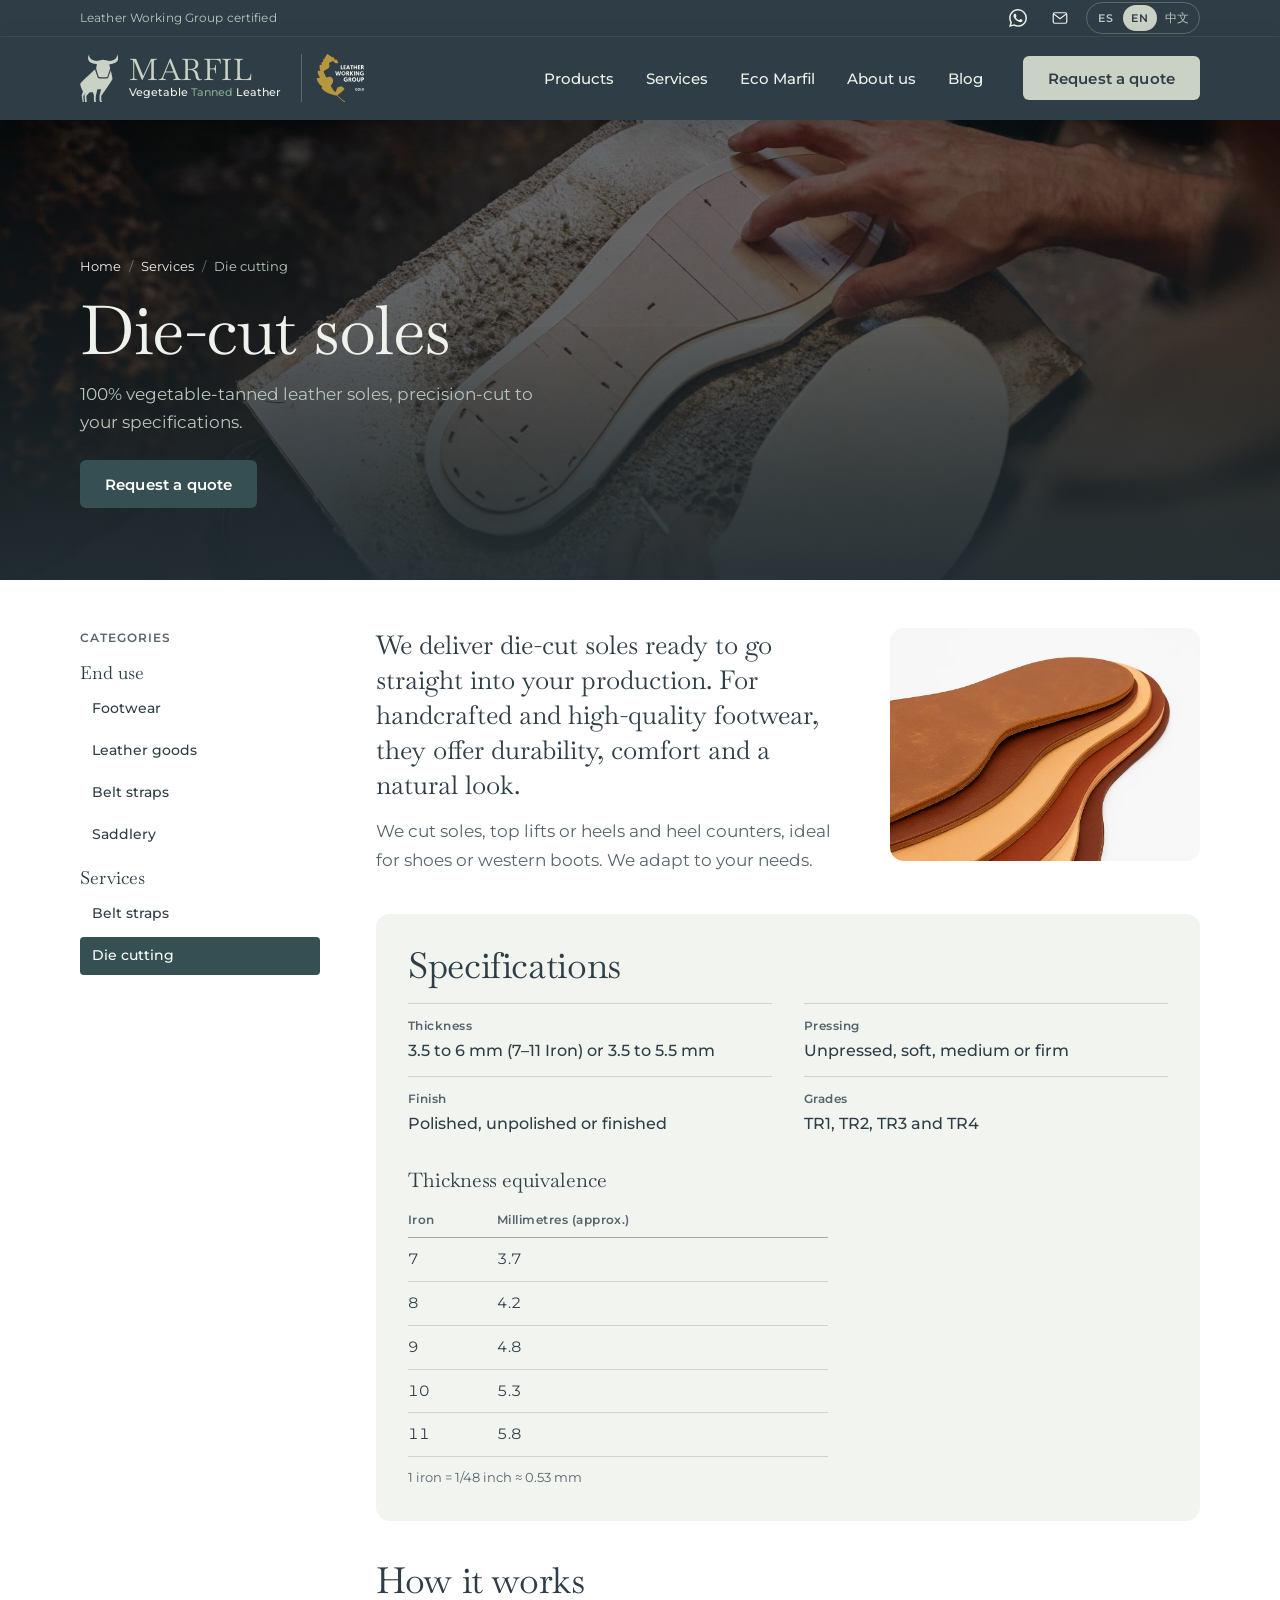
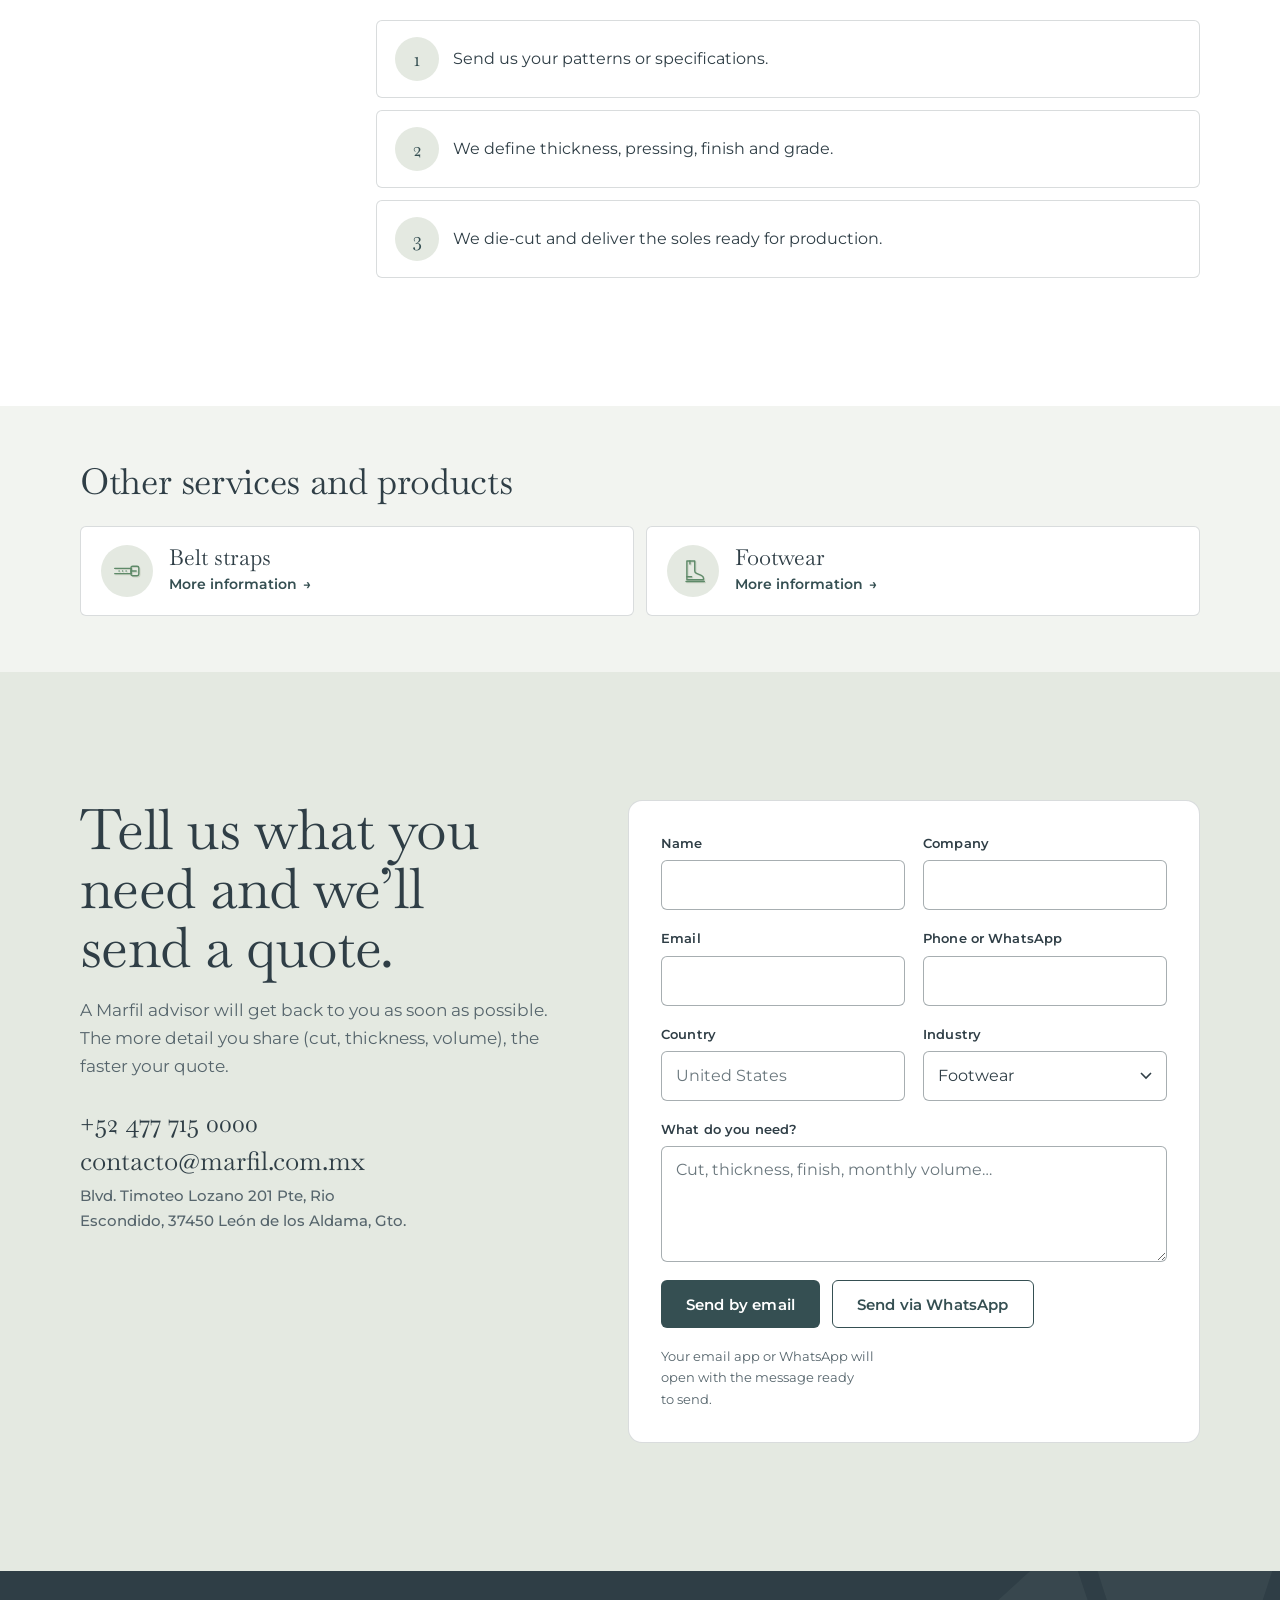
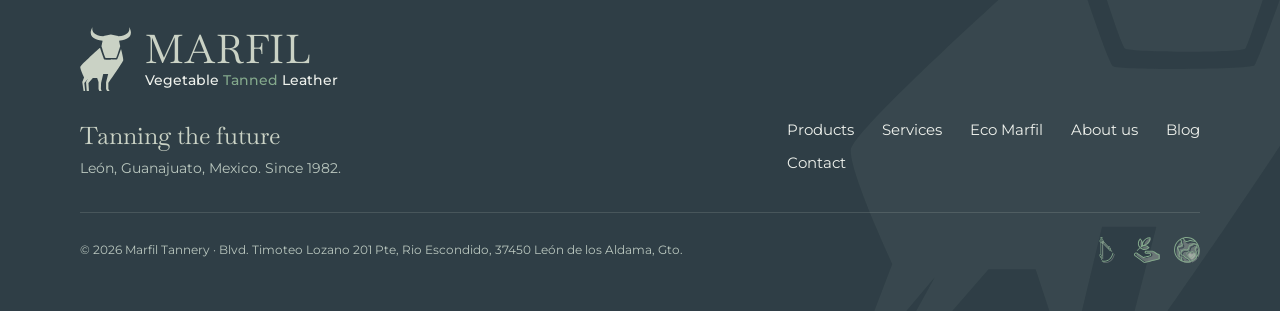
<file: marfil/servicios/suajado.html>
<!doctype html>
<html lang="es">
<head>
<meta charset="utf-8">
<meta name="viewport" content="width=device-width, initial-scale=1, viewport-fit=cover">
<title data-i18n="s.suaj.meta">Suelas suajadas de cuero 100% vegetal | Marfil Tannery</title>
<meta name="description" data-i18n-attr="content:meta.desc" content="Tenería en León, Guanajuato desde 1982. Piel 100% curtida al vegetal, certificada Leather Working Group: suela, sillero, crupón y tiras para cinturón. Solicita tu cotización.">
<meta name="theme-color" content="#2F3E46">
<link rel="icon" href="../img/toro.svg" type="image/svg+xml">
<link rel="preconnect" href="https://fonts.googleapis.com">
<link rel="preconnect" href="https://fonts.gstatic.com" crossorigin>
<link href="https://fonts.googleapis.com/css2?family=Baskervville:ital,wght@0,400..700;1,400..700&family=Montserrat:wght@300..700&display=swap" rel="stylesheet">
<link rel="stylesheet" href="../styles.css">
</head>
<body class="page-inner">
<svg class="sprite" aria-hidden="true" focusable="false" xmlns="http://www.w3.org/2000/svg">
<symbol id="toro" viewBox="109.16 348.43 74.02 93.44"><path d="M 109.165 385.1094 C 109.329 387.7034 131.958 407.9844 138.051 413.4054 C 138.454 412.0704 143.43 396.8104 144.16 396.2994 C 144.926 395.7654 162.538 395.8164 163.073 396.4204 C 163.608 397.0244 168.695 411.5744 168.695 411.5744 C 168.695 411.5744 172.392 397.6074 171.953 394.9234 C 171.514 392.2404 150.217 361.8704 150.217 361.8704 L 150.217 352.9634 L 152.036 350.1314 L 148.308 350.1314 L 146.877 352.9634 L 146.877 362.9494 L 149.953 374.8584 L 142.708 374.8584 L 139.598 361.8704 L 139.275 352.9634 L 140.471 350.1314 L 136.931 350.1314 L 135.845 352.9634 L 135.845 363.1004 L 133.842 369.1824 L 127.552 369.1824 L 121.184 361.8704 L 121.885 350.1314 L 118.602 350.1314 L 117.617 363.1004 L 120.398 368.1594 L 115.111 361.8704 L 116.311 350.1314 L 114.02 350.1314 L 112.111 363.1004 L 114.708 369.8814 C 114.708 369.8814 108.978 382.1514 109.165 385.1094" transform="matrix(1 0 0 -1 0 792)"/><path d="M 127.2363 443.5674 C 127.2363 443.5674 122.4913 432.0644 143.0853 429.9724 L 143.1693 430.3964 L 153.8063 432.4384 L 164.4433 430.3964 L 164.5283 429.9724 C 185.1223 432.0644 180.3773 443.5674 180.3773 443.5674 C 190.2993 427.0884 171.0853 424.0634 165.8263 423.5504 L 167.2553 416.4844 L 167.4763 415.3864 C 167.4763 415.3864 162.3623 399.2464 161.8273 398.6424 C 161.2923 398.0384 146.5513 398.1074 145.7863 398.6424 C 145.0543 399.1524 140.5683 413.9554 140.1663 415.2904 C 140.1463 415.3534 140.1353 415.3864 140.1353 415.3864 L 141.7873 423.5504 C 136.5273 424.0634 117.3143 427.0884 127.2363 443.5674" transform="matrix(1 0 0 -1 0 792)"/></symbol>
<symbol id="ico-precision" viewBox="308.2 301.2 23.3 39.3"><path d="M 313.9 454.9 L 313.4 454.9 L 313.4 456.8 L 313.9 456.6 Z" transform="matrix(1 0 0 -1 0 792)" style="fill:var(--ico-2,#bdd1c2)"/><path d="M 314.2 457.4 L 314.2 457.2 L 312.2 458.3 L 312.2 459.1 C 313.0 459.3 313.6 460.0 313.6 460.8 C 313.6 461.6 313.0 462.3 312.2 462.5 L 312.3 479.8 C 312.6 479.7 313.1 479.5 313.5 479.6 C 313.7 479.6 313.9 479.6 314.1 479.6 Z" transform="matrix(1 0 0 -1 0 792)" style="fill:var(--ico-2,#bdd1c2)"/><path d="M 326.9 469.6 L 327.8 468.7 L 328.2 467.6 L 326.8 469.0 Z" transform="matrix(1 0 0 -1 0 792)" style="fill:var(--ico-2,#bdd1c2)"/><path d="M 325.0 474.0 C 325.6 474.0 326.0 473.6 326.0 473.0 C 326.0 472.4 325.6 472.0 325.0 472.0 C 324.4 472.0 324.0 472.4 324.0 473.0 C 324.0 473.5 324.4 474.0 325.0 474.0" transform="matrix(1 0 0 -1 0 792)" style="fill:var(--ico-2,#bdd1c2)"/><path d="M 323.6 474.0 C 323.4 473.7 323.3 473.4 323.3 473.0 C 323.3 472.0 324.1 471.3 325.0 471.3 C 325.4 471.3 325.7 471.4 326.0 471.6 L 326.6 471.0 L 326.1 469.0 L 315.0 480.0 C 315.5 480.3 316.0 480.7 316.2 481.3 Z" transform="matrix(1 0 0 -1 0 792)" style="fill:var(--ico-2,#bdd1c2)"/><path d="M 311.2 482.5 C 311.2 483.8 312.2 484.9 313.5 484.9 C 314.8 484.9 315.8 483.8 315.8 482.6 C 315.8 481.3 314.8 480.2 313.5 480.2 C 312.2 480.2 311.2 481.3 311.2 482.5" transform="matrix(1 0 0 -1 0 792)" style="fill:var(--ico-2,#bdd1c2)"/><path d="M 311.9 461.8 C 312.4 461.8 312.9 461.4 312.9 460.8 C 312.9 460.2 312.5 459.8 311.9 459.8 C 311.3 459.8 310.9 460.2 310.9 460.8 C 310.9 461.4 311.3 461.8 311.9 461.8" transform="matrix(1 0 0 -1 0 792)" style="fill:var(--ico-2,#bdd1c2)"/><path d="M 313.6 483.6 C 314.1 483.6 314.5 483.1 314.5 482.6 C 314.5 482.0 314.1 481.6 313.6 481.6 C 313.0 481.6 312.6 482.0 312.6 482.6 C 312.6 483.1 313.0 483.6 313.6 483.6 M 313.6 480.9 C 314.5 480.9 315.2 481.7 315.2 482.6 C 315.2 483.5 314.5 484.3 313.6 484.3 C 312.6 484.3 311.9 483.5 311.9 482.6 C 311.9 481.7 312.6 480.9 313.6 480.9" transform="matrix(1 0 0 -1 0 792)" style="fill:var(--ico-2,#bdd1c2)"/><path d="M 320.8 453.1 C 318.7 452.5 316.5 452.4 314.8 452.9 C 314.6 453.0 314.3 452.9 314.2 452.8 C 314.0 452.6 314.0 452.4 314.0 452.2 C 314.1 452.0 314.2 451.8 314.4 451.7 C 315.4 451.5 316.4 451.3 317.5 451.3 C 321.3 451.4 325.2 453.2 327.7 456.3 C 329.3 458.4 330.6 461.0 331.5 464.3 C 331.6 464.6 331.4 464.9 331.1 465.0 C 330.8 465.1 330.4 464.9 330.3 464.6 C 329.1 460.2 326.5 454.7 320.8 453.1" transform="matrix(1 0 0 -1 0 792)" style="fill:var(--ico-2,#bdd1c2)"/><path d="M 309.9 464.0 C 310.4 464.0 310.9 463.5 310.9 463.0 C 310.9 462.4 310.4 461.9 309.9 461.9 C 309.3 461.9 308.8 462.4 308.8 463.0 C 308.8 463.5 309.3 464.0 309.9 464.0 M 309.2 484.7 C 309.2 486.0 310.3 487.0 311.6 487.0 C 312.8 487.0 313.9 486.0 313.9 484.7 C 313.9 483.4 312.8 482.4 311.6 482.4 C 310.3 482.4 309.2 483.4 309.2 484.7 M 310.4 490.2 L 310.9 490.2 L 310.9 487.6 C 310.8 487.6 310.8 487.6 310.7 487.6 L 310.4 487.6 Z M 311.3 490.2 L 311.6 490.2 L 311.6 487.7 C 311.6 487.7 311.6 487.7 311.6 487.7 C 311.5 487.7 311.4 487.7 311.3 487.7 Z M 312.1 490.2 L 312.7 490.2 L 312.7 487.6 L 312.4 487.6 C 312.3 487.6 312.2 487.6 312.1 487.7 Z M 321.6 476.1 C 321.4 475.8 321.3 475.5 321.3 475.1 C 321.3 474.2 322.1 473.4 323.0 473.4 C 323.4 473.4 323.7 473.5 324.0 473.7 L 324.6 473.1 L 324.0 471.1 L 313.0 482.1 C 313.6 482.4 314.0 482.9 314.3 483.4 Z M 323.0 476.1 C 323.6 476.1 324.0 475.7 324.0 475.1 C 324.0 474.5 323.6 474.1 323.0 474.1 C 322.4 474.1 322.0 474.5 322.0 475.1 C 322.0 475.7 322.4 476.1 323.0 476.1 M 324.9 471.7 L 325.8 470.8 L 326.2 469.7 L 324.8 471.1 Z M 312.1 459.5 L 312.1 459.4 L 310.2 460.4 L 310.2 461.3 C 311.0 461.4 311.6 462.1 311.6 463.0 C 311.6 463.8 311.0 464.4 310.2 464.6 L 310.3 482.0 C 310.7 481.8 311.1 481.7 311.6 481.7 C 311.7 481.7 311.9 481.7 312.1 481.7 Z M 311.9 457.0 L 311.4 457.0 L 311.4 459.0 L 311.9 458.7 Z M 308.2 463.0 C 308.2 462.1 308.7 461.4 309.5 461.3 L 309.5 460.0 L 310.9 459.2 L 310.9 456.5 L 312.3 456.5 L 312.3 458.5 L 312.8 458.2 L 312.8 481.4 L 324.4 469.8 L 324.6 470.6 L 327.3 467.9 L 326.2 471.1 L 325.1 472.1 L 325.4 473.3 L 324.5 474.2 C 324.6 474.5 324.7 474.8 324.7 475.1 C 324.7 476.0 323.9 476.8 323.0 476.8 C 322.7 476.8 322.4 476.7 322.1 476.5 L 314.5 484.2 C 314.5 484.3 314.6 484.5 314.6 484.7 C 314.6 485.8 314.0 486.7 313.1 487.3 L 313.1 490.7 L 309.9 490.7 L 309.9 487.2 C 309.1 486.7 308.5 485.8 308.5 484.7 C 308.5 483.8 309.0 483.0 309.6 482.4 L 309.5 464.6 C 308.7 464.5 308.2 463.8 308.2 463.0" transform="matrix(1 0 0 -1 0 792)" style="fill:var(--ico-1,#73ad8e)"/><path d="M 311.6 485.7 C 312.1 485.7 312.5 485.2 312.5 484.7 C 312.5 484.2 312.1 483.7 311.6 483.7 C 311.0 483.7 310.6 484.2 310.6 484.7 C 310.6 485.2 311.0 485.7 311.6 485.7 M 311.6 483.0 C 312.5 483.0 313.2 483.8 313.2 484.7 C 313.2 485.6 312.5 486.4 311.6 486.4 C 310.6 486.4 309.9 485.6 309.9 484.7 C 309.9 483.8 310.6 483.0 311.6 483.0" transform="matrix(1 0 0 -1 0 792)" style="fill:var(--ico-1,#73ad8e)"/><path d="M 318.8 455.2 C 316.7 454.6 314.5 454.6 312.7 455.1 C 312.5 455.1 312.3 455.1 312.1 454.9 C 312.0 454.8 311.9 454.5 312.0 454.3 C 312.0 454.1 312.2 453.9 312.4 453.9 C 313.4 453.6 314.4 453.5 315.4 453.5 C 319.2 453.5 323.1 455.3 325.6 458.4 C 327.3 460.5 328.6 463.0 329.5 466.3 C 329.6 466.7 329.4 467.0 329.1 467.1 C 328.7 467.2 328.4 467.0 328.3 466.7 C 327.1 462.3 324.4 456.8 318.8 455.2" transform="matrix(1 0 0 -1 0 792)" style="fill:var(--ico-1,#73ad8e)"/></symbol>
<symbol id="ico-sustentabilidad" viewBox="301.0 459.6 37.6 37.0"><path d="M 338.6 301.1 C 337.9 301.0 337.0 300.8 335.9 300.6 C 335.9 300.6 335.8 300.5 335.8 300.5 L 335.6 300.5 C 332.7 299.7 327.0 298.3 319.0 296.3 L 319.0 296.3 C 318.7 296.2 318.4 296.2 318.0 296.3 L 305.4 305.5 C 305.3 305.5 305.3 305.5 305.3 305.5 C 305.1 305.6 305.0 305.7 304.9 305.8 C 304.9 305.8 304.9 305.8 304.9 305.8 C 304.6 306.1 304.4 306.5 304.4 306.9 C 304.4 307.7 305.0 308.4 305.8 308.4 C 305.9 308.4 305.9 308.4 305.9 308.4 C 306.1 308.5 306.2 308.5 306.4 308.5 C 306.4 308.4 306.5 308.4 306.6 308.4 C 306.6 308.4 306.7 308.4 306.8 308.3 C 306.8 308.3 306.9 308.3 306.9 308.3 C 306.9 308.2 306.9 308.2 306.9 308.2 L 308.3 307.3 C 308.3 307.2 308.3 307.2 308.3 307.2 L 316.1 302.2 C 316.1 302.2 316.2 302.1 316.3 302.1 C 316.5 302.1 316.9 302.0 317.2 302.1 C 317.3 302.1 317.3 302.1 317.3 302.1 C 317.7 302.2 319.4 302.6 322.3 303.4 L 322.4 303.4 C 323.0 303.6 323.6 303.7 324.2 303.9 C 325.2 304.1 326.0 304.3 326.1 304.4 C 326.2 304.4 326.2 304.4 326.3 304.4 C 327.2 304.9 327.7 305.9 327.7 306.9 C 327.7 308.2 326.7 309.4 325.4 309.6 C 325.4 309.6 325.3 309.6 325.3 309.6 L 320.4 309.6 C 320.0 309.6 319.7 309.9 319.7 310.3 C 319.7 310.7 320.0 311.0 320.4 311.0 L 325.6 311.0 C 326.3 311.0 327.1 311.0 328.2 311.0 C 330.2 311.0 331.7 310.2 332.9 309.4 C 333.2 309.1 333.5 308.9 333.8 308.7 C 335.2 307.7 336.7 306.6 338.6 306.4 L 338.6 301.8 L 338.6 301.1 C 338.6 301.1 338.6 301.1 338.6 301.1" transform="matrix(1 0 0 -1 0 792)" style="fill:var(--ico-2,#bdd1c2)"/><path d="M 323.4 317.0 C 320.4 314.4 315.8 314.4 312.8 317.1 C 312.7 317.2 312.7 317.2 312.7 317.2 C 312.6 317.2 312.6 317.3 312.6 317.3 C 312.6 317.3 312.5 317.3 312.5 317.4 C 312.5 317.4 312.4 317.4 312.4 317.5 C 312.3 317.5 312.3 317.6 312.2 317.7 L 312.1 317.8 C 309.4 320.9 309.4 325.4 312.0 328.5 C 314.5 325.7 314.7 321.5 312.6 318.4 C 312.4 318.1 312.4 317.8 312.7 317.5 C 312.9 317.3 313.3 317.3 313.6 317.5 C 316.6 319.6 320.7 319.3 323.4 317.0" transform="matrix(1 0 0 -1 0 792)" style="fill:var(--ico-2,#bdd1c2)"/><path d="M 315.8 320.9 C 315.8 321.2 315.9 321.6 316.0 322.1 C 316.8 326.7 320.8 330.2 325.5 330.5 C 325.1 325.3 321.0 321.2 315.8 320.9" transform="matrix(1 0 0 -1 0 792)" style="fill:var(--ico-2,#bdd1c2)"/><path d="M 336.6 301.5 C 335.9 301.4 335.0 301.2 333.9 300.9 C 333.9 300.9 333.8 300.9 333.8 300.9 L 333.6 300.8 C 330.7 300.1 325.0 298.7 317.0 296.6 L 317.0 296.6 C 316.7 296.6 316.4 296.6 316.0 296.7 L 303.4 305.8 C 303.3 305.9 303.3 305.9 303.3 305.9 C 303.1 306.0 303.0 306.1 302.9 306.2 C 302.9 306.2 302.9 306.2 302.9 306.2 C 302.6 306.5 302.4 306.9 302.4 307.3 C 302.4 308.1 303.0 308.7 303.8 308.8 C 303.9 308.8 303.9 308.8 303.9 308.8 C 304.1 308.8 304.2 308.8 304.4 308.8 C 304.4 308.8 304.5 308.8 304.6 308.8 C 304.6 308.8 304.7 308.7 304.8 308.7 C 304.8 308.7 304.9 308.6 304.9 308.6 C 304.9 308.6 304.9 308.6 304.9 308.6 L 306.3 307.6 C 306.3 307.6 306.3 307.6 306.3 307.6 L 314.1 302.6 C 314.1 302.5 314.2 302.5 314.3 302.5 C 314.5 302.4 314.9 302.4 315.2 302.4 C 315.3 302.4 315.3 302.4 315.3 302.4 C 315.7 302.5 317.4 302.9 320.3 303.7 L 320.4 303.8 C 321.0 303.9 321.6 304.1 322.2 304.2 C 323.2 304.5 324.0 304.7 324.1 304.7 C 324.2 304.8 324.2 304.8 324.3 304.8 C 325.2 305.3 325.7 306.2 325.7 307.2 C 325.7 308.6 324.7 309.8 323.4 310.0 C 323.4 310.0 323.3 310.0 323.3 310.0 L 318.4 310.0 C 318.0 310.0 317.7 310.3 317.7 310.7 C 317.7 311.1 318.0 311.4 318.4 311.4 L 323.6 311.4 C 324.3 311.4 325.1 311.4 326.2 311.4 C 328.2 311.4 329.7 310.6 330.9 309.7 C 331.2 309.5 331.5 309.3 331.8 309.0 C 333.2 308.0 334.7 307.0 336.6 306.8 L 336.6 302.2 L 336.6 301.5 C 336.6 301.5 336.6 301.5 336.6 301.5 M 337.9 307.8 C 337.8 308.0 337.6 308.1 337.3 308.1 C 335.4 308.1 334.2 309.1 332.7 310.2 C 332.4 310.4 332.0 310.6 331.7 310.9 C 330.3 311.8 328.6 312.8 326.2 312.8 C 325.1 312.8 324.3 312.8 323.6 312.8 L 318.4 312.8 C 317.2 312.8 316.3 311.8 316.3 310.7 C 316.3 309.5 317.2 308.6 318.4 308.6 L 323.2 308.6 C 323.9 308.5 324.3 307.9 324.3 307.2 C 324.3 306.8 324.1 306.3 323.7 306.1 C 323.4 306.0 322.7 305.8 321.9 305.6 C 321.3 305.4 320.6 305.3 320.0 305.1 L 319.9 305.1 C 316.5 304.2 315.4 303.9 315.1 303.8 C 314.9 303.8 314.8 303.8 314.7 303.8 L 307.1 308.7 L 305.7 309.8 C 305.7 309.8 305.6 309.8 305.6 309.8 C 305.5 309.8 305.5 309.9 305.4 309.9 C 305.3 310.0 305.1 310.1 305.0 310.1 C 304.8 310.1 304.7 310.2 304.6 310.2 C 304.2 310.2 304.0 310.2 303.7 310.2 C 302.2 310.0 301.0 308.8 301.0 307.3 C 301.0 306.5 301.3 305.8 301.9 305.2 C 301.9 305.2 301.9 305.2 301.9 305.2 C 302.1 305.0 302.4 304.8 302.6 304.7 L 315.2 295.6 C 315.3 295.5 315.3 295.5 315.4 295.5 L 315.5 295.4 C 315.5 295.4 315.5 295.4 315.5 295.4 C 315.9 295.3 316.3 295.2 316.6 295.2 C 316.8 295.2 317.1 295.2 317.3 295.3 C 317.3 295.3 317.3 295.3 317.3 295.3 L 317.4 295.3 C 325.4 297.3 331.1 298.8 333.9 299.5 C 334.0 299.5 334.0 299.5 334.0 299.5 L 334.3 299.6 C 335.7 299.9 336.7 300.1 337.3 300.1 C 337.7 300.1 338.0 300.4 338.0 300.8 L 338.0 301.3 C 338.0 301.3 338.0 301.4 338.0 301.4 L 338.0 307.3 C 338.1 307.5 338.0 307.7 337.9 307.8" transform="matrix(1 0 0 -1 0 792)" style="fill:var(--ico-1,#73ad8e)"/><path d="M 313.8 321.2 C 313.8 321.6 313.9 322.0 314.0 322.4 C 314.8 327.1 318.8 330.6 323.5 330.9 C 323.1 325.7 319.0 321.6 313.8 321.2 M 321.4 317.3 C 318.4 314.8 313.8 314.8 310.8 317.5 C 310.7 317.5 310.7 317.6 310.7 317.6 C 310.6 317.6 310.6 317.6 310.6 317.6 C 310.6 317.7 310.5 317.7 310.5 317.7 C 310.5 317.8 310.4 317.8 310.4 317.8 C 310.3 317.9 310.3 318.0 310.2 318.0 L 310.1 318.2 C 307.4 321.2 307.4 325.8 310.0 328.9 C 312.5 326.1 312.7 321.9 310.6 318.8 C 310.4 318.5 310.4 318.1 310.7 317.9 C 310.9 317.7 311.3 317.6 311.6 317.8 C 314.6 319.9 318.7 319.7 321.4 317.3 M 324.9 331.6 L 324.9 331.6 C 324.9 332.0 324.6 332.3 324.2 332.3 L 324.2 332.3 C 324.2 332.3 324.2 332.3 324.2 332.3 C 319.3 332.3 315.1 329.3 313.3 325.0 C 313.0 326.9 312.1 328.7 310.6 330.2 C 310.6 330.2 310.5 330.3 310.5 330.3 C 310.5 330.3 310.4 330.3 310.4 330.4 C 310.2 330.6 309.7 330.6 309.5 330.4 C 309.5 330.4 309.4 330.3 309.4 330.3 C 305.9 326.8 305.7 321.0 309.1 317.2 L 309.1 317.2 L 304.9 313.0 L 305.6 312.3 L 309.8 316.5 L 309.8 316.5 C 311.7 314.8 313.9 314.0 316.2 314.0 C 318.6 314.0 321.1 315.0 322.9 316.8 C 322.9 316.8 323.0 316.9 323.0 316.9 C 323.2 317.1 323.2 317.5 323.0 317.8 C 323.0 317.8 322.9 317.8 322.9 317.9 C 321.4 319.4 319.4 320.3 317.3 320.6 C 321.8 322.2 324.9 326.5 324.9 331.6" transform="matrix(1 0 0 -1 0 792)" style="fill:var(--ico-1,#73ad8e)"/></symbol>
<symbol id="ico-mundo" viewBox="302.4 617.0 34.8 34.9"><path d="M 314.1 141.8 C 314.0 141.8 314.0 141.8 314.0 141.8 C 308.9 144.6 305.7 149.9 305.7 155.7 C 305.7 160.5 307.8 164.9 311.4 167.9 C 311.7 168.1 311.9 168.3 312.2 168.5 C 313.1 168.5 313.4 168.4 313.6 167.0 C 313.7 166.7 313.7 166.4 313.6 166.0 C 313.6 165.5 313.5 165.0 313.7 164.5 C 313.8 164.1 314.1 163.9 314.4 163.6 C 314.7 163.3 314.9 163.0 314.9 162.7 C 315.0 161.4 313.6 161.1 311.8 160.8 C 311.7 160.7 311.5 160.7 311.3 160.7 C 310.9 160.6 310.4 160.5 310.1 160.3 C 309.2 160.0 308.7 159.5 308.4 158.8 C 308.1 157.6 308.9 156.4 309.6 155.5 C 310.7 154.2 311.3 152.3 311.0 150.9 C 310.9 150.5 310.8 150.2 310.7 149.9 C 310.3 148.8 309.9 147.5 311.2 146.5 C 311.7 146.1 312.1 145.9 312.4 145.7 C 312.6 145.6 312.8 145.5 313.0 145.4 C 313.4 145.1 313.7 144.8 313.9 144.1 C 314.1 143.3 314.1 142.5 314.1 141.8" transform="matrix(1 0 0 -1 0 792)" style="fill:var(--ico-2,#bdd1c2)"/><path d="M 333.5 145.4 C 331.8 143.3 329.5 141.8 327.0 140.9 C 326.9 140.8 326.8 140.8 326.8 140.8 C 325.5 142.5 323.3 144.7 320.9 145.3 C 319.9 145.6 319.6 146.0 319.1 146.6 C 319.0 146.8 318.8 147.0 318.6 147.3 C 317.9 148.1 317.2 148.4 316.4 148.8 C 316.2 148.8 316.0 148.9 315.8 149.0 C 314.5 149.6 314.0 150.7 314.2 152.1 C 314.6 154.3 316.8 155.1 318.6 155.1 C 318.7 155.1 318.8 155.1 318.9 155.1 C 319.4 155.0 319.9 155.0 320.3 154.9 C 321.4 154.7 322.4 154.5 323.6 155.7 C 324.5 156.5 324.7 157.4 324.8 158.3 C 324.9 158.8 325.0 159.2 325.2 159.7 C 325.4 160.2 325.7 160.7 326.1 161.0 C 326.4 161.2 326.7 161.2 327.0 161.2 C 327.2 161.1 327.4 161.1 327.7 161.2 C 328.3 161.4 328.6 161.8 328.9 162.2 C 329.3 162.7 329.7 163.2 330.6 163.3 C 331.7 163.3 333.9 162.7 334.5 161.6 C 334.8 161.1 334.7 160.6 334.4 160.0 C 334.1 159.6 333.7 159.3 333.4 159.0 L 333.4 159.0 C 332.9 158.5 332.3 158.0 332.1 156.8 C 331.9 155.7 332.4 155.2 332.8 154.8 C 333.1 154.5 333.3 154.2 333.5 153.8 C 333.7 153.1 333.5 152.4 333.2 151.7 C 333.0 151.0 332.8 150.3 332.9 149.6 C 332.9 149.4 333.0 149.2 333.0 148.9 C 333.0 148.5 333.5 146.9 333.8 145.8 C 333.7 145.6 333.6 145.5 333.5 145.4" transform="matrix(1 0 0 -1 0 792)" style="fill:var(--ico-2,#bdd1c2)"/><path d="M 334.7 147.2 C 334.5 148.1 334.3 148.9 334.3 149.0 C 334.2 149.3 334.2 149.6 334.2 149.8 C 334.1 150.2 334.3 150.8 334.4 151.3 C 334.7 152.2 335.1 153.1 334.7 154.2 C 334.4 154.9 334.0 155.3 333.7 155.6 C 333.4 156.0 333.3 156.1 333.4 156.6 C 333.5 157.3 333.7 157.6 334.3 158.1 L 334.3 158.1 C 334.4 158.1 334.4 158.2 334.5 158.3 C 334.6 158.4 334.7 158.5 334.8 158.6 C 334.9 158.7 335.0 158.8 335.1 158.9 C 335.2 159.0 335.3 159.2 335.4 159.3 C 336.3 160.6 335.9 161.6 335.6 162.2 C 335.3 162.7 334.9 163.1 334.3 163.5 C 333.1 164.3 331.5 164.7 330.5 164.6 C 328.9 164.5 328.2 163.6 327.8 163.0 C 327.6 162.7 327.4 162.5 327.2 162.4 C 327.2 162.4 327.1 162.5 327.1 162.5 C 326.7 162.5 326.0 162.6 325.3 162.1 C 324.7 161.6 324.2 160.9 324.0 160.3 C 323.7 159.6 323.6 159.0 323.5 158.5 C 323.4 157.7 323.3 157.2 322.7 156.7 C 321.9 155.9 321.5 156.0 320.4 156.2 C 320.0 156.3 319.5 156.4 318.9 156.4 C 316.5 156.5 313.5 155.5 312.9 152.4 C 312.6 150.7 313.2 149.2 314.6 148.2 C 314.8 148.1 315.0 148.0 315.2 147.9 C 315.5 147.8 315.7 147.7 315.9 147.6 C 316.3 147.4 316.7 147.2 317.0 147.0 C 317.2 146.9 317.4 146.7 317.6 146.5 C 317.8 146.3 317.9 146.1 318.1 145.9 C 318.4 145.4 318.7 145.0 319.3 144.7 C 319.6 144.5 320.0 144.3 320.6 144.1 C 321.2 143.9 321.8 143.6 322.4 143.3 C 323.6 142.5 324.6 141.5 325.4 140.4 C 324.1 140.1 322.8 139.9 321.5 139.9 C 319.3 139.9 317.2 140.4 315.3 141.2 C 315.3 141.3 315.3 141.5 315.3 141.6 C 315.3 141.6 315.3 141.6 315.3 141.6 C 315.3 141.8 315.3 141.9 315.4 142.0 C 315.4 142.1 315.4 142.1 315.4 142.2 C 315.4 142.3 315.4 142.4 315.4 142.5 C 315.4 142.5 315.4 142.6 315.4 142.6 C 315.4 142.7 315.3 142.8 315.3 142.9 C 315.3 143.0 315.3 143.0 315.3 143.1 C 315.3 143.2 315.3 143.3 315.3 143.4 C 315.3 143.4 315.3 143.5 315.3 143.5 C 315.3 143.6 315.2 143.7 315.2 143.8 C 315.2 143.9 315.2 143.9 315.2 144.0 C 315.2 144.1 315.1 144.3 315.1 144.4 C 314.7 146.0 313.8 146.4 313.0 146.8 C 312.7 147.0 312.4 147.2 312.0 147.4 C 311.5 147.9 311.5 148.3 311.9 149.4 C 312.0 149.8 312.2 150.2 312.3 150.6 C 312.6 152.4 311.9 154.7 310.6 156.3 C 309.9 157.2 309.5 158.0 309.7 158.4 C 309.7 158.5 309.7 158.5 309.7 158.5 C 309.8 158.6 309.8 158.7 309.9 158.8 C 310.1 158.9 310.2 159.0 310.4 159.1 C 310.4 159.1 310.5 159.1 310.6 159.2 C 310.9 159.3 311.5 159.4 312.0 159.5 C 313.7 159.8 316.3 160.3 316.2 162.8 C 316.1 163.6 315.6 164.1 315.3 164.5 C 315.1 164.7 315.0 164.8 314.9 164.9 C 314.8 165.2 314.9 165.5 314.9 165.9 C 314.9 166.3 315.0 166.8 314.9 167.2 C 314.9 167.4 314.8 167.5 314.8 167.7 C 314.8 167.7 314.8 167.7 314.8 167.8 C 314.8 167.9 314.7 167.9 314.7 168.0 C 314.7 168.1 314.7 168.1 314.7 168.1 C 314.6 168.2 314.6 168.3 314.6 168.3 C 314.6 168.4 314.6 168.4 314.6 168.4 C 314.5 168.5 314.5 168.6 314.5 168.6 C 314.5 168.7 314.4 168.7 314.4 168.7 C 314.4 168.8 314.3 168.9 314.3 168.9 C 314.3 168.9 314.3 169.0 314.3 169.0 C 314.2 169.0 314.2 169.1 314.1 169.1 C 314.1 169.1 314.1 169.2 314.1 169.2 C 314.0 169.2 314.0 169.3 313.9 169.3 C 313.9 169.3 313.9 169.3 313.9 169.3 C 313.8 169.4 313.8 169.4 313.7 169.4 C 313.7 169.4 313.7 169.4 313.7 169.5 C 314.4 169.9 315.2 170.2 315.9 170.5 C 316.0 170.5 316.0 170.5 316.0 170.5 C 316.6 170.3 317.0 169.7 317.4 169.0 C 317.8 168.3 318.3 167.5 319.2 166.9 C 320.0 166.4 320.7 166.1 321.5 166.1 C 322.4 166.1 323.1 166.4 323.8 166.8 L 323.6 167.3 L 323.9 166.8 C 324.2 166.9 324.6 167.1 325.0 167.2 C 326.6 167.7 327.9 167.3 329.6 166.8 C 330.1 166.7 330.5 166.6 330.9 166.4 C 331.0 166.4 331.1 166.4 331.2 166.4 C 331.2 166.4 331.2 166.4 331.3 166.4 C 331.3 166.4 331.4 166.4 331.4 166.4 C 331.5 166.4 331.5 166.4 331.5 166.4 C 331.6 166.3 331.7 166.3 331.7 166.3 C 331.8 166.3 331.8 166.3 331.8 166.3 C 331.9 166.4 331.9 166.4 332.0 166.4 C 332.0 166.4 332.1 166.4 332.1 166.4 C 332.2 166.4 332.2 166.4 332.3 166.4 C 332.3 166.4 332.4 166.4 332.4 166.4 C 332.5 166.4 332.5 166.4 332.6 166.4 C 332.6 166.4 332.7 166.4 332.7 166.4 C 332.8 166.4 332.8 166.5 332.9 166.5 C 332.9 166.5 333.0 166.5 333.0 166.5 C 333.0 166.5 333.0 166.5 333.0 166.5 C 335.8 163.6 337.3 159.7 337.3 155.7 C 337.3 152.6 336.4 149.7 334.7 147.2" transform="matrix(1 0 0 -1 0 792)" style="fill:var(--ico-2,#bdd1c2)"/><path d="M 329.9 153.6 C 328.6 153.9 327.3 153.4 326.5 152.5 C 325.6 153.5 324.3 153.9 323.1 153.6 C 321.8 153.2 321.1 152.2 321.1 150.9 C 321.1 147.9 326.0 144.4 326.2 144.3 L 326.5 144.1 L 326.7 144.3 C 326.9 144.4 331.9 147.9 331.9 150.9 C 331.9 152.2 331.1 153.2 329.9 153.6" transform="matrix(1 0 0 -1 0 792)" style="fill:var(--ico-2,#bdd1c2)"/><path d="M 326.5 145.1 C 325.0 146.2 321.9 148.9 321.9 150.9 C 321.9 151.8 322.4 152.5 323.3 152.8 C 323.5 152.8 323.7 152.8 323.9 152.8 C 324.7 152.8 325.6 152.5 326.1 151.5 L 326.5 150.9 L 326.9 151.5 C 327.5 152.6 328.7 153.0 329.7 152.7 C 330.1 152.6 331.1 152.2 331.1 150.9 C 331.1 148.9 328.0 146.2 326.5 145.1" transform="matrix(1 0 0 -1 0 792)" style="fill:var(--ico-2,#bdd1c2)"/><path d="M 332.7 149.3 C 332.5 150.2 332.3 151.0 332.3 151.2 C 332.2 151.4 332.2 151.7 332.2 151.9 C 332.1 152.3 332.3 152.9 332.4 153.4 C 332.7 154.3 333.1 155.3 332.7 156.3 C 332.4 157.0 332.0 157.4 331.7 157.8 C 331.4 158.1 331.3 158.2 331.4 158.8 C 331.5 159.5 331.7 159.7 332.3 160.2 L 332.3 160.2 C 332.4 160.3 332.4 160.3 332.5 160.4 C 332.6 160.5 332.7 160.6 332.8 160.7 C 332.9 160.8 333.0 160.9 333.1 161.0 C 333.2 161.2 333.3 161.3 333.4 161.4 C 334.3 162.7 333.9 163.8 333.6 164.3 C 333.3 164.8 332.8 165.3 332.3 165.6 C 331.1 166.4 329.5 166.8 328.5 166.7 C 326.9 166.6 326.2 165.7 325.8 165.1 C 325.6 164.8 325.4 164.6 325.2 164.6 C 325.2 164.6 325.1 164.6 325.1 164.6 C 324.7 164.6 324.0 164.7 323.3 164.2 C 322.7 163.7 322.2 163.0 322.0 162.4 C 321.7 161.8 321.6 161.2 321.5 160.6 C 321.4 159.8 321.3 159.3 320.7 158.8 C 319.9 158.0 319.5 158.1 318.4 158.3 C 318.0 158.4 317.5 158.5 316.9 158.5 C 314.5 158.6 311.5 157.7 310.9 154.5 C 310.6 152.8 311.2 151.3 312.6 150.4 C 312.8 150.2 313.0 150.1 313.2 150.0 C 313.5 149.9 313.7 149.8 313.9 149.7 C 314.3 149.5 314.7 149.3 315.0 149.1 C 315.2 149.0 315.4 148.8 315.6 148.6 C 315.8 148.4 315.9 148.2 316.1 148.0 C 316.4 147.6 316.7 147.1 317.3 146.8 C 317.6 146.6 318.0 146.4 318.6 146.2 C 319.2 146.1 319.8 145.8 320.4 145.4 C 321.6 144.6 322.6 143.6 323.4 142.5 C 322.1 142.2 320.8 142.0 319.5 142.0 C 317.3 142.0 315.2 142.5 313.3 143.3 C 313.3 143.5 313.3 143.6 313.3 143.7 C 313.3 143.7 313.3 143.7 313.3 143.7 C 313.3 143.9 313.3 144.0 313.4 144.2 C 313.4 144.2 313.4 144.3 313.4 144.3 C 313.4 144.4 313.4 144.5 313.4 144.6 C 313.4 144.6 313.4 144.7 313.4 144.8 C 313.4 144.8 313.3 144.9 313.3 145.0 C 313.3 145.1 313.3 145.1 313.3 145.2 C 313.3 145.3 313.3 145.4 313.3 145.5 C 313.3 145.5 313.3 145.6 313.3 145.6 C 313.3 145.7 313.2 145.8 313.2 145.9 C 313.2 146.0 313.2 146.0 313.2 146.1 C 313.2 146.2 313.1 146.4 313.1 146.5 C 312.7 148.1 311.8 148.5 311.0 148.9 C 310.7 149.1 310.4 149.3 310.0 149.6 C 309.5 150.0 309.5 150.4 309.9 151.6 C 310.0 151.9 310.2 152.3 310.3 152.7 C 310.6 154.5 309.9 156.9 308.6 158.4 C 307.9 159.3 307.5 160.1 307.7 160.5 C 307.7 160.6 307.7 160.6 307.7 160.6 C 307.8 160.7 307.8 160.8 307.9 160.9 C 308.1 161.0 308.2 161.1 308.4 161.2 C 308.4 161.2 308.5 161.3 308.6 161.3 C 308.9 161.4 309.5 161.5 310.0 161.6 C 311.6 161.9 314.3 162.4 314.2 164.9 C 314.1 165.7 313.6 166.2 313.3 166.6 C 313.1 166.8 313.0 166.9 312.9 167.1 C 312.8 167.3 312.9 167.6 312.9 168.0 C 312.9 168.4 313.0 168.9 312.9 169.4 C 312.9 169.5 312.8 169.6 312.8 169.8 C 312.8 169.8 312.8 169.8 312.8 169.9 C 312.8 170.0 312.7 170.1 312.7 170.1 C 312.7 170.2 312.7 170.2 312.7 170.3 C 312.6 170.3 312.6 170.4 312.6 170.5 C 312.6 170.5 312.6 170.5 312.6 170.6 C 312.5 170.6 312.5 170.7 312.5 170.7 C 312.4 170.8 312.4 170.8 312.4 170.8 C 312.4 170.9 312.3 171.0 312.3 171.1 C 312.3 171.1 312.3 171.1 312.2 171.1 C 312.2 171.1 312.2 171.2 312.1 171.2 C 312.1 171.3 312.1 171.3 312.0 171.3 C 312.0 171.3 312.0 171.4 311.9 171.4 C 311.9 171.4 311.9 171.4 311.9 171.5 C 311.8 171.5 311.8 171.5 311.7 171.5 C 311.7 171.5 311.7 171.6 311.7 171.6 C 312.4 172.0 313.2 172.3 313.9 172.6 C 314.0 172.6 314.0 172.6 314.0 172.6 C 314.6 172.4 315.0 171.8 315.4 171.1 C 315.8 170.4 316.3 169.6 317.2 169.1 C 318.0 168.5 318.7 168.2 319.5 168.2 C 320.4 168.2 321.1 168.6 321.8 168.9 L 321.6 169.5 L 321.9 168.9 C 322.2 169.1 322.6 169.2 323.0 169.4 C 324.6 169.9 325.9 169.4 327.6 168.9 C 328.1 168.8 328.5 168.7 328.9 168.6 C 329.0 168.5 329.1 168.5 329.2 168.5 C 329.2 168.5 329.2 168.5 329.3 168.5 C 329.3 168.5 329.4 168.5 329.4 168.5 C 329.5 168.5 329.5 168.5 329.5 168.5 C 329.6 168.5 329.7 168.5 329.7 168.5 C 329.8 168.5 329.8 168.5 329.8 168.5 C 329.9 168.5 329.9 168.5 330.0 168.5 L 330.1 168.5 C 330.2 168.5 330.2 168.5 330.3 168.5 C 330.3 168.5 330.4 168.5 330.4 168.5 C 330.5 168.5 330.5 168.5 330.6 168.5 C 330.6 168.5 330.7 168.5 330.7 168.5 C 330.8 168.6 330.8 168.6 330.9 168.6 C 330.9 168.6 331.0 168.6 331.0 168.6 C 331.0 168.6 331.0 168.6 331.0 168.6 C 333.8 165.7 335.3 161.9 335.3 157.8 C 335.3 154.8 334.4 151.8 332.7 149.3 M 331.5 147.5 C 329.8 145.5 327.5 143.9 325.0 143.0 C 324.9 142.9 324.8 142.9 324.7 142.9 C 323.5 144.7 321.3 146.8 318.9 147.5 C 317.9 147.7 317.6 148.1 317.1 148.7 C 317.0 148.9 316.8 149.2 316.6 149.4 C 315.9 150.2 315.2 150.5 314.4 150.9 C 314.2 151.0 314.0 151.0 313.8 151.1 C 312.5 151.8 311.9 152.8 312.2 154.3 C 312.6 156.4 314.8 157.2 316.6 157.2 C 316.7 157.2 316.8 157.2 316.9 157.2 C 317.4 157.2 317.9 157.1 318.3 157.0 C 319.4 156.8 320.4 156.6 321.6 157.8 C 322.5 158.6 322.7 159.5 322.8 160.4 C 322.9 160.9 323.0 161.3 323.2 161.9 C 323.4 162.3 323.7 162.8 324.1 163.1 C 324.4 163.3 324.7 163.3 325.0 163.3 C 325.2 163.2 325.4 163.2 325.7 163.3 C 326.3 163.5 326.6 163.9 326.9 164.3 C 327.3 164.9 327.7 165.4 328.6 165.4 C 329.7 165.5 331.9 164.8 332.5 163.7 C 332.8 163.2 332.7 162.7 332.4 162.1 C 332.1 161.7 331.7 161.4 331.4 161.1 L 331.4 161.1 C 330.9 160.6 330.3 160.1 330.1 158.9 C 329.9 157.8 330.4 157.3 330.8 156.9 C 331.1 156.6 331.3 156.3 331.5 155.9 C 331.7 155.2 331.5 154.6 331.2 153.8 C 331.0 153.1 330.8 152.4 330.9 151.7 C 330.9 151.5 331.0 151.3 331.0 151.0 C 331.0 150.6 331.5 149.0 331.8 147.9 C 331.7 147.8 331.6 147.6 331.5 147.5 M 312.1 143.9 C 312.0 143.9 312.0 143.9 312.0 144.0 C 306.9 146.7 303.7 152.0 303.7 157.8 C 303.7 162.6 305.8 167.0 309.4 170.0 C 309.7 170.2 309.9 170.4 310.2 170.6 C 311.1 170.6 311.4 170.5 311.6 169.2 C 311.7 168.8 311.7 168.5 311.6 168.1 C 311.6 167.7 311.5 167.2 311.7 166.7 C 311.8 166.3 312.1 166.0 312.3 165.7 C 312.7 165.4 312.9 165.1 312.9 164.8 C 313.0 163.5 311.6 163.2 309.8 162.9 C 309.7 162.8 309.5 162.8 309.3 162.8 C 308.9 162.7 308.4 162.6 308.1 162.5 C 307.2 162.1 306.6 161.6 306.4 160.9 C 306.1 159.7 306.9 158.5 307.6 157.6 C 308.7 156.4 309.3 154.4 309.0 153.0 C 308.9 152.7 308.8 152.3 308.7 152.0 C 308.3 150.9 307.9 149.7 309.2 148.6 C 309.7 148.2 310.1 148.0 310.4 147.8 C 310.6 147.7 310.8 147.6 311.0 147.5 C 311.4 147.2 311.7 146.9 311.9 146.2 C 312.1 145.4 312.1 144.7 312.1 143.9 M 319.5 173.6 C 323.3 173.6 327.0 172.3 329.9 169.7 C 329.6 169.7 329.4 169.7 329.2 169.8 C 328.8 169.9 328.4 170.0 328.0 170.1 C 326.2 170.7 324.6 171.2 322.6 170.6 C 322.2 170.4 321.7 170.2 321.3 170.1 L 321.3 170.0 C 320.8 169.8 320.4 169.6 319.9 169.5 C 319.8 169.5 319.7 169.5 319.5 169.5 C 319.0 169.5 318.5 169.7 317.9 170.1 C 317.3 170.5 316.9 171.1 316.5 171.8 C 316.2 172.3 315.9 172.8 315.5 173.1 C 316.8 173.5 318.1 173.6 319.5 173.6 M 330.8 170.6 C 327.6 173.4 323.6 174.9 319.5 174.9 C 318.0 174.9 316.6 174.7 315.2 174.4 C 314.7 174.3 314.3 174.1 313.8 173.9 L 313.8 173.9 C 312.3 173.4 310.9 172.7 309.6 171.8 C 309.3 171.5 308.9 171.3 308.6 171.0 C 304.7 167.8 302.4 163.0 302.4 157.8 C 302.4 151.6 305.8 145.8 311.4 142.8 C 311.6 142.7 311.9 142.5 312.3 142.4 C 314.5 141.3 317.0 140.8 319.5 140.8 C 321.2 140.8 322.8 141.0 324.4 141.5 C 324.4 141.5 324.5 141.5 324.5 141.5 C 324.6 141.5 324.6 141.5 324.7 141.5 C 324.9 141.6 325.2 141.7 325.4 141.8 C 328.1 142.8 330.6 144.5 332.5 146.7 C 332.7 146.9 332.9 147.1 333.1 147.4 C 333.1 147.5 333.2 147.6 333.2 147.7 C 335.4 150.6 336.5 154.1 336.5 157.8 C 336.5 162.3 334.8 166.5 331.7 169.7 C 331.4 170.0 331.1 170.4 330.8 170.6" transform="matrix(1 0 0 -1 0 792)" style="fill:var(--ico-1,#73ad8e)"/><path d="M 324.5 147.2 C 323.0 148.3 319.9 151.0 319.9 153.0 C 319.9 153.9 320.4 154.6 321.3 154.9 C 321.5 154.9 321.7 154.9 321.9 154.9 C 322.7 154.9 323.6 154.6 324.1 153.6 L 324.5 153.0 L 324.9 153.6 C 325.5 154.8 326.7 155.1 327.7 154.9 C 328.1 154.7 329.1 154.3 329.1 153.0 C 329.1 151.0 326.0 148.3 324.5 147.2 M 327.9 155.7 C 326.6 156.0 325.3 155.6 324.5 154.6 C 323.6 155.6 322.3 156.0 321.1 155.7 C 319.8 155.4 319.1 154.3 319.1 153.0 C 319.1 150.0 324.0 146.5 324.2 146.4 L 324.5 146.2 L 324.7 146.4 C 324.9 146.5 329.9 150.0 329.9 153.0 C 329.9 154.3 329.1 155.4 327.9 155.7" transform="matrix(1 0 0 -1 0 792)" style="fill:var(--ico-1,#73ad8e)"/></symbol>
<symbol id="lwg" viewBox="447.8 455.4 65.3 66.0"><path d="M 447.8 303.5 C 448.7 303.6 449.6 303.6 450.5 303.6 C 450.9 303.7 451.4 303.6 451.8 303.5 C 452.0 303.5 452.3 303.5 452.6 303.5 C 452.5 303.8 452.4 303.9 452.3 304.1 C 450.8 306.0 449.8 308.3 449.4 310.7 C 449.3 311.6 449.4 312.5 449.4 313.4 C 449.7 313.6 450.1 313.6 450.5 313.6 C 451.2 313.5 451.9 313.4 452.6 313.2 C 452.7 313.2 452.9 313.2 453.0 313.2 C 452.8 313.9 452.6 314.5 452.4 315.1 C 452.1 316.2 451.9 317.3 451.8 318.4 C 451.8 319.3 451.8 320.2 452.0 321.0 C 452.1 321.6 452.2 321.8 452.9 321.7 C 453.4 321.7 453.9 321.5 454.4 321.4 C 454.5 321.4 454.7 321.3 455.0 321.2 C 454.9 321.7 454.8 322.1 454.7 322.5 C 454.6 323.5 454.6 324.4 454.8 325.4 C 454.8 325.7 455.0 325.7 455.3 325.7 C 455.7 325.7 456.2 325.6 456.7 325.5 C 456.9 326.1 456.6 326.7 456.7 327.3 C 456.7 327.9 456.8 328.5 456.9 329.0 C 457.5 329.5 457.9 329.1 458.4 329.1 C 458.5 329.6 458.6 330.2 458.6 330.7 C 458.7 330.9 458.7 331.0 458.8 331.1 C 459.0 332.0 459.2 332.1 460.1 331.9 C 460.1 332.1 460.1 332.2 460.1 332.4 C 460.1 332.8 460.2 333.2 460.2 333.6 C 460.4 334.3 460.4 334.3 461.0 334.4 C 461.5 335.0 462.0 335.6 462.5 336.2 C 462.8 336.6 462.9 336.6 463.4 336.3 C 464.3 335.9 464.9 335.2 465.5 334.4 C 465.7 334.1 465.8 333.9 466.0 333.7 C 466.2 333.8 466.4 333.9 466.6 334.1 C 467.8 333.4 468.2 333.0 468.6 331.7 C 469.1 331.9 469.6 332.1 470.1 332.4 C 471.7 331.6 472.4 330.1 472.9 328.5 C 473.4 328.7 473.8 328.8 474.2 329.0 C 474.6 329.3 475.0 329.2 475.4 328.8 C 476.5 327.6 477.2 326.2 477.4 324.5 C 477.4 324.5 477.4 324.4 477.4 324.3 C 475.9 323.5 474.4 323.5 473.0 324.4 C 472.2 324.8 471.6 325.4 471.1 326.2 C 470.5 327.1 470.2 327.1 469.3 326.6 C 468.0 325.9 466.8 325.2 465.5 324.6 C 464.7 324.1 464.6 323.8 464.8 322.9 C 465.0 322.4 465.1 321.9 465.3 321.4 C 465.6 319.8 465.1 317.7 463.5 316.8 C 461.9 315.8 460.3 314.8 458.7 313.9 C 457.7 313.3 457.2 312.4 457.8 311.2 C 458.2 310.3 458.6 309.3 459.1 308.4 C 459.6 307.3 460.0 306.3 460.5 305.2 C 460.9 304.5 461.7 304.2 462.5 304.6 C 463.2 304.9 463.9 305.2 464.7 305.3 C 465.8 305.5 467.0 305.6 467.9 304.8 C 469.5 303.7 470.5 302.1 470.5 300.0 C 470.5 299.0 470.3 298.0 469.9 297.1 C 469.3 295.9 468.6 294.8 467.7 293.8 C 467.2 293.3 467.2 292.8 467.5 292.3 C 468.0 291.4 468.5 290.6 469.0 289.8 C 469.9 288.4 470.8 287.0 471.6 285.7 C 471.9 285.2 472.3 284.8 472.9 284.6 C 473.4 284.5 473.7 284.5 474.0 284.9 C 474.3 285.3 474.4 285.7 474.6 286.1 C 474.9 286.9 475.1 287.7 475.5 288.5 C 476.0 289.6 476.7 290.5 477.7 291.1 C 479.1 291.8 480.5 292.2 482.1 291.8 C 482.8 291.6 483.4 291.3 483.9 290.8 C 484.7 290.1 485.4 289.3 486.2 288.5 C 485.5 287.8 484.8 287.0 484.2 286.3 C 482.5 284.5 480.7 282.9 478.7 281.5 C 478.2 281.2 477.7 280.9 477.2 280.5 C 477.1 280.5 476.9 280.4 476.8 280.3 C 476.5 280.1 476.5 279.9 476.8 279.6 C 477.1 279.3 477.4 278.9 477.7 278.6 C 479.8 276.4 482.1 274.4 484.7 272.8 C 485.3 272.4 485.9 272.1 486.5 271.7 C 487.1 271.4 487.2 271.2 486.7 270.6 C 486.6 270.5 486.6 270.5 486.6 270.4 L 486.0 270.4 C 486.0 270.5 486.0 270.5 486.0 270.5 C 484.6 271.6 483.1 272.7 481.7 273.8 C 479.8 275.4 477.9 277.0 476.3 278.9 C 476.0 279.3 475.5 279.5 475.0 279.6 C 474.9 279.6 474.7 279.6 474.6 279.6 C 472.3 280.0 470.1 280.5 468.0 281.2 C 465.2 282.1 462.5 283.3 460.0 284.8 C 458.1 286.0 456.4 287.5 454.9 289.2 C 454.4 289.8 454.5 290.4 455.2 290.8 C 455.5 291.0 455.8 291.2 456.1 291.4 C 455.9 291.5 455.8 291.6 455.7 291.7 C 455.1 292.1 454.5 292.4 454.0 292.9 C 452.4 294.1 451.1 295.6 450.1 297.3 C 449.2 298.8 448.3 300.3 448.0 302.0 C 447.9 302.1 447.8 302.2 447.8 302.3 Z" transform="matrix(1 0 0 -1 0 792)" fill="#b6973d"/><path d="M 481.4 312.9 C 480.9 311.0 480.4 309.1 479.9 307.2 L 478.3 307.2 C 478.0 308.3 477.7 309.5 477.4 310.7 C 477.4 310.7 477.3 310.7 477.3 310.7 C 477.0 309.5 476.7 308.3 476.4 307.2 L 474.8 307.2 C 474.3 309.1 473.8 311.0 473.3 312.9 L 474.7 312.9 C 475.0 311.6 475.3 310.4 475.6 309.1 C 475.6 309.1 475.7 309.1 475.7 309.1 C 476.2 310.3 476.4 311.6 476.8 312.9 L 477.9 312.9 C 478.3 311.6 478.6 310.4 478.9 309.1 C 479.0 309.1 479.0 309.1 479.1 309.1 C 479.4 310.4 479.7 311.6 479.9 312.9 Z" transform="matrix(1 0 0 -1 0 792)" style="fill:var(--lwg-txt,#4b5455)"/><path d="M 506.3 307.1 L 505.1 307.1 C 504.4 308.3 503.6 309.4 502.9 310.5 C 502.9 310.5 502.8 310.5 502.8 310.5 L 502.8 307.2 L 501.5 307.2 C 501.4 307.6 501.4 311.9 501.5 312.9 L 502.8 312.9 C 503.2 312.3 503.5 311.7 503.9 311.2 C 504.2 310.6 504.5 310.0 504.9 309.5 C 505.1 310.1 505.0 310.6 505.0 311.2 C 505.0 311.7 505.0 312.3 505.0 312.9 L 506.3 312.9 C 506.4 312.5 506.4 308.2 506.3 307.1" transform="matrix(1 0 0 -1 0 792)" style="fill:var(--lwg-txt,#4b5455)"/><path d="M 500.9 301.5 C 501.0 302.6 500.2 303.3 499.3 303.3 C 498.4 303.2 497.7 302.5 497.7 301.5 C 497.7 300.5 498.4 299.8 499.3 299.8 C 500.3 299.8 501.0 300.5 500.9 301.5 M 502.4 301.5 C 502.4 300.0 501.3 298.5 499.4 298.6 C 497.4 298.6 496.3 299.8 496.3 301.6 C 496.4 303.3 497.5 304.5 499.4 304.5 C 501.3 304.5 502.4 303.0 502.4 301.5" transform="matrix(1 0 0 -1 0 792)" style="fill:var(--lwg-txt,#4b5455)"/><path d="M 484.8 308.3 C 485.7 308.3 486.4 309.0 486.4 310.0 C 486.4 311.0 485.7 311.8 484.8 311.8 C 483.8 311.8 483.1 311.0 483.1 310.0 C 483.1 309.0 483.8 308.3 484.8 308.3 M 484.8 313.0 C 486.6 313.0 487.8 311.5 487.8 310.0 C 487.7 308.3 486.5 307.0 484.8 307.0 C 482.7 307.1 481.8 308.6 481.8 310.0 C 481.7 311.6 482.9 313.0 484.8 313.0" transform="matrix(1 0 0 -1 0 792)" style="fill:var(--lwg-txt,#4b5455)"/><path d="M 489.3 300.1 L 489.3 300.7 C 489.0 300.7 488.7 300.7 488.4 300.8 L 488.4 301.8 L 490.6 301.8 L 490.6 299.4 C 489.5 298.6 488.2 298.3 486.9 298.8 C 485.5 299.2 484.9 300.6 485.0 301.7 C 485.1 303.3 486.1 304.3 487.5 304.5 C 488.5 304.6 489.4 304.4 490.1 303.7 C 490.2 303.7 490.2 303.6 490.3 303.5 C 490.0 303.3 489.7 303.1 489.4 302.8 C 489.0 303.1 488.3 303.4 487.6 303.2 C 487.3 303.1 487.0 302.9 486.8 302.7 C 486.2 302.1 486.3 301.0 486.8 300.4 C 487.4 299.7 488.3 299.6 489.3 300.1" transform="matrix(1 0 0 -1 0 792)" style="fill:var(--lwg-txt,#4b5455)"/><path d="M 502.2 315.5 L 502.2 317.8 C 501.5 317.8 500.8 317.8 500.0 317.8 L 500.0 315.5 L 498.7 315.5 L 498.7 321.3 L 500.0 321.3 L 500.0 319.1 L 502.2 319.1 L 502.2 321.3 L 503.5 321.3 L 503.5 315.5 Z" transform="matrix(1 0 0 -1 0 792)" style="fill:var(--lwg-txt,#4b5455)"/><path d="M 512.5 312.0 C 512.2 311.8 511.9 311.5 511.7 311.3 C 511.4 311.4 511.1 311.6 510.9 311.7 C 510.2 311.9 509.4 311.8 509.0 311.3 C 508.5 310.7 508.5 310.0 508.7 309.3 C 509.0 308.6 509.6 308.2 510.4 308.3 C 510.6 308.3 510.8 308.4 511.0 308.4 C 511.5 308.6 511.5 308.6 511.5 309.2 C 511.2 309.2 510.9 309.2 510.5 309.3 L 510.5 310.3 C 511.2 310.3 512.0 310.3 512.8 310.3 C 512.8 309.6 512.8 308.8 512.7 308.1 C 512.7 308.0 512.6 307.9 512.5 307.8 C 511.3 306.8 509.0 306.7 507.9 308.1 C 507.1 309.0 507.0 310.1 507.4 311.2 C 507.8 312.3 508.6 312.8 509.8 313.0 C 511.0 313.1 511.8 312.8 512.5 312.0" transform="matrix(1 0 0 -1 0 792)" style="fill:var(--lwg-txt,#4b5455)"/><path d="M 510.1 320.1 L 510.1 318.9 C 510.9 318.8 511.1 318.9 511.1 319.5 C 511.2 320.0 510.9 320.2 510.1 320.1 M 510.1 317.6 L 510.1 315.6 L 508.7 315.6 L 508.7 321.3 C 509.6 321.3 510.5 321.4 511.4 321.2 C 512.6 320.8 512.9 319.2 512.1 318.3 C 512.0 318.2 511.9 318.1 511.7 318.0 C 512.2 317.2 512.6 316.4 513.0 315.5 L 511.6 315.5 C 511.3 316.1 511.0 316.7 510.7 317.3 C 510.6 317.6 510.5 317.8 510.1 317.6" transform="matrix(1 0 0 -1 0 792)" style="fill:var(--lwg-txt,#4b5455)"/><path d="M 490.0 310.4 C 490.4 310.5 490.8 310.3 491.0 310.7 C 491.1 310.9 491.1 311.3 491.0 311.5 C 490.8 311.9 490.4 311.8 490.0 311.7 Z M 491.7 309.6 C 492.1 308.8 492.5 308.0 493.0 307.2 L 491.5 307.2 C 491.2 307.8 490.9 308.4 490.6 309.0 C 490.5 309.3 490.5 309.3 490.0 309.3 L 490.0 307.2 L 488.6 307.2 L 488.6 312.9 C 489.4 312.9 490.2 313.0 491.0 312.9 C 491.6 312.8 492.2 312.5 492.4 311.9 C 492.6 311.1 492.5 310.4 491.9 309.8 C 491.9 309.8 491.8 309.7 491.7 309.6" transform="matrix(1 0 0 -1 0 792)" style="fill:var(--lwg-txt,#4b5455)"/><path d="M 492.9 302.0 C 493.3 301.9 493.8 301.8 494.0 302.2 C 494.0 302.5 494.0 302.8 493.9 303.0 C 493.7 303.4 493.3 303.3 492.9 303.2 Z M 495.9 298.6 L 494.5 298.6 C 494.2 299.3 493.9 299.9 493.6 300.5 C 493.5 300.7 493.3 300.9 492.9 300.7 L 492.9 298.7 L 491.6 298.7 L 491.6 304.4 C 492.4 304.4 493.2 304.4 494.0 304.4 C 495.5 304.2 495.8 302.4 495.0 301.4 C 494.9 301.3 494.8 301.2 494.6 301.1 C 495.1 300.3 495.5 299.5 495.9 298.6" transform="matrix(1 0 0 -1 0 792)" style="fill:var(--lwg-txt,#4b5455)"/><path d="M 496.8 312.9 L 498.3 312.9 C 497.5 312.0 496.8 311.1 496.1 310.2 C 496.8 309.2 497.5 308.2 498.3 307.2 C 498.2 307.2 498.1 307.1 498.1 307.1 C 496.8 307.1 496.8 307.1 496.1 308.1 C 495.8 308.5 495.5 309.0 495.0 309.3 L 495.0 308.3 L 495.0 307.2 C 494.6 307.1 494.2 307.2 493.7 307.1 L 493.7 312.9 C 493.9 312.9 494.1 312.9 494.3 312.9 C 494.5 312.9 494.7 312.9 495.0 312.9 L 495.0 310.8 C 495.5 311.1 495.7 311.5 495.9 311.8 C 496.2 312.2 496.5 312.6 496.8 312.9" transform="matrix(1 0 0 -1 0 792)" style="fill:var(--lwg-txt,#4b5455)"/><path d="M 503.2 304.4 L 504.5 304.4 L 504.5 302.8 C 504.5 302.1 504.5 301.5 504.5 300.8 C 504.6 300.1 505.0 299.8 505.6 299.8 C 506.2 299.8 506.6 300.2 506.6 300.8 C 506.6 301.8 506.6 302.7 506.6 303.7 L 506.6 304.4 L 507.9 304.4 C 507.9 304.2 508.0 304.1 508.0 303.9 C 508.0 303.0 507.9 302.0 508.0 301.0 C 508.0 299.5 507.0 298.6 505.6 298.6 C 504.1 298.6 503.2 299.5 503.2 300.9 C 503.2 302.0 503.2 303.1 503.2 304.2 C 503.2 304.2 503.2 304.3 503.2 304.4" transform="matrix(1 0 0 -1 0 792)" style="fill:var(--lwg-txt,#4b5455)"/><path d="M 491.0 319.8 C 490.8 319.1 490.6 318.5 490.4 317.9 C 490.9 317.9 491.2 317.8 491.7 318.0 C 491.4 318.6 491.4 319.2 491.0 319.8 M 493.7 315.5 L 492.4 315.5 C 492.3 316.0 492.1 316.4 492.0 316.8 L 490.1 316.8 C 490.0 316.4 489.8 316.0 489.7 315.5 L 488.3 315.5 C 489.0 317.5 489.7 319.4 490.3 321.3 L 491.8 321.3 C 492.4 319.4 493.1 317.5 493.7 315.5" transform="matrix(1 0 0 -1 0 792)" style="fill:var(--lwg-txt,#4b5455)"/><path d="M 510.5 303.2 L 510.5 301.8 C 510.9 301.8 511.2 301.8 511.5 302.1 C 511.6 302.3 511.6 302.8 511.5 303.0 C 511.2 303.3 510.9 303.3 510.5 303.2 M 510.5 300.6 L 510.5 298.7 L 509.1 298.7 L 509.1 304.4 C 510.0 304.4 511.0 304.6 511.9 304.3 C 512.7 304.0 513.2 303.0 512.9 302.1 C 512.7 301.2 512.2 300.8 511.3 300.7 C 511.0 300.7 510.8 300.7 510.5 300.6" transform="matrix(1 0 0 -1 0 792)" style="fill:var(--lwg-txt,#4b5455)"/><path d="M 487.7 320.1 L 486.1 320.1 L 486.1 319.1 L 487.5 319.1 L 487.5 317.9 L 486.1 317.9 L 486.1 316.7 L 487.8 316.7 L 487.8 315.6 L 484.8 315.6 L 484.8 321.3 L 487.7 321.3 Z" transform="matrix(1 0 0 -1 0 792)" style="fill:var(--lwg-txt,#4b5455)"/><path d="M 507.7 321.3 L 507.7 320.1 L 506.0 320.1 L 506.0 319.1 L 507.4 319.1 L 507.4 317.9 L 506.0 317.9 L 506.0 316.7 L 507.7 316.7 L 507.7 315.5 L 504.7 315.5 L 504.7 321.3 Z" transform="matrix(1 0 0 -1 0 792)" style="fill:var(--lwg-txt,#4b5455)"/><path d="M 496.7 315.5 L 495.3 315.5 L 495.3 320.1 C 495.1 320.1 494.9 320.1 494.7 320.1 C 494.5 320.1 494.3 320.1 494.1 320.1 L 494.1 321.3 L 497.9 321.3 L 497.9 320.1 C 497.5 320.1 497.1 320.1 496.7 320.1 Z" transform="matrix(1 0 0 -1 0 792)" style="fill:var(--lwg-txt,#4b5455)"/><path d="M 480.9 321.3 L 482.3 321.3 L 482.3 316.8 L 484.0 316.8 L 484.0 315.5 L 481.0 315.5 C 480.9 316.0 480.8 320.3 480.9 321.3" transform="matrix(1 0 0 -1 0 792)" style="fill:var(--lwg-txt,#4b5455)"/><path d="M 499.1 307.2 L 500.3 307.2 L 500.3 312.9 L 499.1 312.9 Z" transform="matrix(1 0 0 -1 0 792)" style="fill:var(--lwg-txt,#4b5455)"/><path d="M 506.8 287.9 C 506.8 288.6 506.5 288.9 505.9 288.9 C 505.3 288.9 505.0 288.5 505.0 287.9 C 505.0 287.3 505.3 286.9 505.9 286.9 C 506.5 286.9 506.8 287.3 506.8 287.9 M 505.9 286.2 C 504.9 286.2 504.2 286.9 504.2 287.9 C 504.2 288.9 504.7 289.6 505.9 289.6 C 506.9 289.6 507.6 289.1 507.6 288.0 C 507.6 286.9 506.9 286.3 505.9 286.2" transform="matrix(1 0 0 -1 0 792)" style="fill:var(--lwg-txt,#4b5455)"/><path d="M 503.6 289.1 C 503.5 288.9 503.3 288.8 503.2 288.7 C 503.2 288.7 503.1 288.7 503.0 288.7 C 502.9 288.8 502.8 288.9 502.7 288.9 C 502.2 289.0 501.7 288.9 501.5 288.5 C 501.3 288.1 501.4 287.5 501.6 287.2 C 501.9 286.9 502.5 286.8 502.9 287.0 C 503.0 287.1 503.0 287.2 503.1 287.4 C 502.9 287.4 502.7 287.5 502.5 287.5 L 502.5 288.1 C 502.7 288.1 502.9 288.1 503.1 288.1 C 503.3 288.1 503.5 288.1 503.8 288.1 L 503.8 286.8 C 502.9 286.1 501.7 286.0 501.0 286.7 C 500.5 287.4 500.5 288.4 501.0 289.0 C 501.5 289.7 502.8 289.9 503.6 289.1" transform="matrix(1 0 0 -1 0 792)" style="fill:var(--lwg-txt,#4b5455)"/><path d="M 511.1 287.0 C 511.5 286.8 511.9 287.0 512.1 287.4 C 512.3 287.8 512.3 288.2 512.1 288.6 C 511.8 288.9 511.5 289.0 511.1 288.9 Z M 510.4 286.2 L 510.4 289.5 C 510.9 289.6 511.4 289.6 511.9 289.4 C 512.7 289.2 513.0 288.7 513.0 287.9 C 513.0 287.1 512.6 286.6 511.9 286.4 C 511.4 286.3 510.9 286.3 510.4 286.2" transform="matrix(1 0 0 -1 0 792)" style="fill:var(--lwg-txt,#4b5455)"/><path d="M 484.9 293.5 L 513.1 293.5 L 513.1 293.5 L 484.9 293.5 C 484.9 293.5 484.9 293.5 484.9 293.5" transform="matrix(1 0 0 -1 0 792)" style="fill:var(--lwg-txt,#4b5455)"/><path d="M 509.9 286.9 L 509.9 286.3 L 508.1 286.3 L 508.1 289.5 L 508.9 289.5 L 508.9 287.0 C 509.2 286.9 509.5 286.9 509.9 286.9" transform="matrix(1 0 0 -1 0 792)" style="fill:var(--lwg-txt,#4b5455)"/></symbol>
</svg>
<a class="skip" href="#contenido" data-i18n="skip">Saltar al contenido</a>

<div class="utility">
  <div class="wrap utility__in">
    <span class="utility__cert" data-i18n="util.cert">Certificados por Leather Working Group</span>
    <span class="utility__links">
      <a class="utility__icon" href="https://wa.me/524777150000" target="_blank" rel="noopener" data-i18n-attr="aria-label:util.wa;title:util.wa" aria-label="Escríbenos por WhatsApp" title="Escríbenos por WhatsApp"><svg class="ico-wa" viewBox="0 0 24 24" aria-hidden="true"><path d="M17.47 14.38c-.3-.15-1.76-.87-2.03-.97-.27-.1-.47-.15-.67.15-.2.3-.77.97-.94 1.16-.17.2-.35.22-.64.08-.3-.15-1.26-.46-2.39-1.48-.88-.79-1.48-1.76-1.65-2.06-.17-.3-.02-.46.13-.6.13-.14.3-.35.45-.52.15-.18.2-.3.3-.5.1-.2.05-.37-.03-.52-.07-.15-.67-1.61-.92-2.2-.24-.58-.49-.5-.67-.51h-.57c-.2 0-.52.07-.79.37-.27.3-1.04 1.02-1.04 2.48s1.07 2.88 1.21 3.07c.15.2 2.1 3.2 5.08 4.49.71.31 1.26.49 1.7.63.71.22 1.36.2 1.87.12.57-.09 1.76-.72 2-1.41.25-.7.25-1.29.18-1.41-.08-.13-.28-.2-.57-.35m-5.42 7.4h-.01a9.87 9.87 0 0 1-5.03-1.38l-.36-.21-3.74.98 1-3.65-.24-.37a9.86 9.86 0 0 1-1.51-5.26c0-5.45 4.44-9.88 9.89-9.88 2.64 0 5.12 1.03 6.99 2.9a9.83 9.83 0 0 1 2.89 6.99c0 5.45-4.44 9.88-9.88 9.88m8.41-18.3A11.82 11.82 0 0 0 12.05 0C5.5 0 .16 5.34.16 11.89c0 2.1.55 4.14 1.59 5.95L.06 24l6.3-1.65a11.88 11.88 0 0 0 5.68 1.45h.01c6.55 0 11.89-5.34 11.89-11.89a11.82 11.82 0 0 0-3.48-8.41Z"/></svg></a>
      <a class="utility__icon" href="mailto:contacto@marfil.com.mx" data-i18n-attr="aria-label:util.mail;title:util.mail" aria-label="Escríbenos un correo: contacto@marfil.com.mx" title="Escríbenos un correo: contacto@marfil.com.mx"><svg class="ico-mail" viewBox="0 0 24 24" aria-hidden="true"><rect x="3" y="5" width="18" height="14" rx="2"/><path d="m3.5 6.5 8.5 6.5 8.5-6.5"/></svg></a>
      <span class="lang" role="group" aria-label="Idioma / Language / 语言">
        <button type="button" class="lang__btn" data-lang="es" aria-pressed="true" lang="es" title="Español">ES</button>
        <button type="button" class="lang__btn" data-lang="en" aria-pressed="false" lang="en" title="English">EN</button>
        <button type="button" class="lang__btn lang__btn--zh" data-lang="zh" aria-pressed="false" lang="zh-Hans" title="中文（普通话）">中文</button>
      </span>
    </span>
  </div>
</div>

<header class="nav" id="top">
  <div class="wrap nav__in">
    <a class="brand" href="../index.html" data-i18n-attr="aria-label:brand.home" aria-label="Marfil Tannery, inicio">
      <svg class="brand__mark" aria-hidden="true"><use href="#toro"/></svg>
      <span class="brand__type" aria-hidden="true">
        <span class="brand__name">MARFIL</span>
        <span class="brand__tag">Vegetable <span>Tanned</span> Leather</span>
      </span>
      <svg class="brand__lwg" aria-hidden="true"><use href="#lwg"/></svg>
    </a>
    <nav class="nav__links" id="menu" data-i18n-attr="aria-label:nav.label" aria-label="Principal">
      <a href="../index.html#productos" data-i18n="nav.products">Productos</a>
      <a href="../index.html#servicios" data-i18n="nav.specs">Servicios</a>
      <a href="../index.html#eco" data-i18n="nav.eco">Eco Marfil</a>
      <a href="../index.html#nosotros" data-i18n="nav.about">Nosotros</a>
      <a href="../blog/index.html" data-i18n="nav.blog">Blog</a>
      <a class="nav__cta-m btn btn--primary" href="#contacto" data-i18n="cta.quote">Solicitar cotización</a>
    </nav>
    <a class="btn btn--primary nav__cta" href="#contacto" data-i18n="cta.quote">Solicitar cotización</a>
    <button class="nav__toggle" type="button" aria-expanded="false" aria-controls="menu" aria-label="Abrir menú">
      <span></span><span></span>
    </button>
  </div>
</header>

<main id="contenido">

<section class="page-hero page-hero--image">
  <img class="page-hero__img" src="../img/Diseno-sin-titulo-2-1.jpg" alt="" width="2560" height="1800" fetchpriority="high">
  <div class="wrap">
    <nav class="crumbs" data-i18n-attr="aria-label:crumb.label" aria-label="Ruta de navegación"><a href="../index.html" data-i18n="crumb.home">Inicio</a><span class="crumbs__sep" aria-hidden="true">/</span><a href="../index.html#servicios" data-i18n="crumb.services">Servicios</a><span class="crumbs__sep" aria-hidden="true">/</span><span aria-current="page" data-i18n="svc.2t">Suajado</span></nav>
    <h1 data-i18n="s.suaj.title">Suelas suajadas</h1>
    <p class="page-hero__lead" data-i18n="s.suaj.lead">Suelas de cuero 100% vegetal, cortadas con precisión según tus especificaciones.</p>
    <a class="btn btn--primary" href="#contacto" data-i18n="cta.quote">Solicitar cotización</a>
  </div>
</section>

<section class="section catalog-section">
  <div class="wrap catalog">
    <aside class="side"><p class="side__title" data-i18n="side.title">Categorías</p><p class="side__group" data-i18n="side.use">Uso final</p><ul><li><a href="../productos/calzado.html" data-i18n="prod.1t">Calzado</a></li><li><a href="../productos/marroquineria.html" data-i18n="prod.2t">Marroquinería</a></li><li><a href="../productos/tiras-para-cinturon.html" data-i18n="prod.3t">Tiras para cinturón</a></li><li><a href="../productos/sillas-de-montar.html" data-i18n="prod.4t">Sillería y talabartería</a></li></ul><p class="side__group" data-i18n="crumb.services">Servicios</p><ul><li><a href="../servicios/tiras-para-cinturon.html" data-i18n="svc.1t">Tiras para cinturón</a></li><li><a href="../servicios/suajado.html" aria-current="page" data-i18n="svc.2t">Suajado</a></li></ul></aside>
    <div class="catalog__main">
      <div class="svc-detail">
        <div class="svc-detail__text reveal"><p data-i18n="s.suaj.b1">Entregamos suelas suajadas listas para integrarse a tu producción. Para calzado artesanal y de alta calidad, ofrecen durabilidad, confort y un aspecto natural.</p><p data-i18n="s.suaj.b2">Cortamos suela, tapa o tacón y taloneras, ideales para zapato o bota vaquera. Nos adaptamos a tus necesidades.</p></div>
        <figure class="svc-detail__img reveal"><img src="../img/suela_optimizada_web.webp" alt="" width="1024" height="1024" loading="lazy"></figure>
      </div>
      <div class="catalog__specs reveal"><h2 class="h-sub" data-i18n="cat.specs">Especificaciones</h2><dl class="spec-list"><div><dt data-i18n="specs.thick">Grosor</dt><dd data-i18n="specs.thick1">3.5 a 6 mm (7–11 Iron) o 3.5 a 5.5 mm</dd></div><div><dt data-i18n="specs.press">Planchado</dt><dd data-i18n="specs.press1">Sin planchar, suave, medio o firme</dd></div><div><dt data-i18n="specs.finish">Acabado</dt><dd data-i18n="specs.finish1">Pulida, no pulida o acabada</dd></div><div><dt data-i18n="specs.grades">Selecciones</dt><dd data-i18n="specs.grades1">TR1, TR2, TR3 y TR4</dd></div></dl><div class="iron"><h3 class="iron__title" data-i18n="iron.title">Equivalencia de grosor</h3><table><thead><tr><th scope="col">Iron</th><th scope="col" data-i18n="iron.mm">Milímetros (aprox.)</th></tr></thead><tbody><tr><td>7</td><td>3.7</td></tr><tr><td>8</td><td>4.2</td></tr><tr><td>9</td><td>4.8</td></tr><tr><td>10</td><td>5.3</td></tr><tr><td>11</td><td>5.8</td></tr></tbody></table><p class="iron__note" data-i18n="iron.note">1 iron = 1/48 de pulgada ≈ 0.53 mm</p></div></div>
      <div class="how reveal">
        <h2 class="h-sub" data-i18n="how.title">Cómo trabajamos</h2>
        <ol class="steps"><li><span class="steps__n" aria-hidden="true">1</span><p data-i18n="s.suaj.h1">Envíanos tus moldes o especificaciones.</p></li><li><span class="steps__n" aria-hidden="true">2</span><p data-i18n="s.suaj.h2">Definimos grosor, planchado, acabado y selección.</p></li><li><span class="steps__n" aria-hidden="true">3</span><p data-i18n="s.suaj.h3">Suajamos y entregamos las suelas listas para producción.</p></li></ol>
      </div>
    </div>
  </div>
</section>

<section class="section section--plaster related">
  <div class="wrap">
    <h2 class="h-sub" data-i18n="cat.othersvc">Otros servicios y productos</h2>
    <ul class="minis minis--2"><li><a class="mini" href="../servicios/tiras-para-cinturon.html"><span class="mini__badge" aria-hidden="true">
          <svg class="ico ico--belt" viewBox="0 0 32 32">
            <g class="ico__strap">
              <path class="ico__draw" d="M2 13h19v6H2"/>
              <circle cx="7" cy="16" r=".9"/><circle cx="11" cy="16" r=".9"/><circle cx="15" cy="16" r=".9"/>
            </g>
            <rect x="20.5" y="10.5" width="9" height="11" rx="2"/>
            <path class="ico__prong" d="M20.5 16h6"/>
          </svg>
        </span><span class="mini__title" data-i18n="svc.1t">Tiras para cinturón</span><span class="mini__more"><span data-i18n="prod.more">Más información</span> <span class="arrow" aria-hidden="true">→</span></span></a></li><li><a class="mini" href="../productos/calzado.html"><span class="mini__badge" aria-hidden="true">
          <svg class="ico ico--boot" viewBox="0 0 32 32">
            <g class="ico__move">
              <path class="ico__draw" d="M9 4.5h9V16c0 1.3.8 2.3 2.1 2.8l5.4 2.1A3.8 3.8 0 0 1 28 24.4V26H9z"/>
              <path d="M9 22.5h5.5M12.5 4.5v3.5"/>
              <path class="ico__sole" d="M8 28h21"/>
            </g>
          </svg>
        </span><span class="mini__title" data-i18n="prod.1t">Calzado</span><span class="mini__more"><span data-i18n="prod.more">Más información</span> <span class="arrow" aria-hidden="true">→</span></span></a></li></ul>
  </div>
</section>

<section class="section section--mist" id="contacto">
  <div class="wrap contact">
    <div class="contact__intro reveal">
      <h2 data-i18n="contact.title">Cuéntanos qué necesitas y te cotizamos.</h2>
      <p data-i18n="contact.lead">Un asesor de Marfil te responderá lo antes posible. Mientras más detalle compartas (corte, grosor, volumen), más rápida será la cotización.</p>
      <address>
        <a href="tel:+524777150000">+52 477 715 0000</a>
        <a href="mailto:contacto@marfil.com.mx">contacto@marfil.com.mx</a>
        <span>Blvd. Timoteo Lozano 201 Pte, Rio Escondido, 37450 León de los Aldama, Gto.</span>
      </address>
    </div>
    <form class="form reveal" id="lead" novalidate>
      <div class="field">
        <label for="nombre" data-i18n="form.name">Nombre</label>
        <input id="nombre" name="nombre" type="text" autocomplete="name" required>
        <p class="err" data-for="nombre"></p>
      </div>
      <div class="field">
        <label for="empresa" data-i18n="form.company">Empresa</label>
        <input id="empresa" name="empresa" type="text" autocomplete="organization" required>
        <p class="err" data-for="empresa"></p>
      </div>
      <div class="field">
        <label for="email" data-i18n="form.email">Correo electrónico</label>
        <input id="email" name="email" type="email" autocomplete="email" inputmode="email" required>
        <p class="err" data-for="email"></p>
      </div>
      <div class="field">
        <label for="telefono" data-i18n="form.phone">Teléfono o WhatsApp</label>
        <input id="telefono" name="telefono" type="tel" autocomplete="tel" inputmode="tel" required>
        <p class="err" data-for="telefono"></p>
      </div>
      <div class="field">
        <label for="pais" data-i18n="form.country">País</label>
        <input id="pais" name="pais" type="text" autocomplete="country-name" data-i18n-attr="placeholder:form.countryph" placeholder="México">
      </div>
      <div class="field">
        <label for="industria" data-i18n="form.industry">Industria</label>
        <select id="industria" name="industria" required>
          <option value="" data-i18n="form.select">Selecciona una</option>
          <option value="calzado" selected data-i18n="prod.1t">Calzado</option>
          <option value="marroquineria" data-i18n="prod.2t">Marroquinería</option>
          <option value="tiras" data-i18n="prod.3t">Tiras para cinturón</option>
          <option value="silleria" data-i18n="prod.4t">Sillería y talabartería</option>
          <option value="otra" data-i18n="form.other">Otra</option>
        </select>
        <p class="err" data-for="industria"></p>
      </div>
      <div class="field field--full">
        <label for="mensaje" data-i18n="form.msg">¿Qué necesitas?</label>
        <textarea id="mensaje" name="mensaje" rows="4" data-i18n-attr="placeholder:form.msgph" placeholder="Corte, grosor, acabado, volumen mensual…"></textarea>
      </div>
      <div class="form__actions field--full">
        <button class="btn btn--primary" type="submit" data-via="mail" data-i18n="form.mail">Enviar por correo</button>
        <button class="btn btn--ghost" type="submit" data-via="wa" data-i18n="form.wa">Enviar por WhatsApp</button>
      </div>
      <p class="form__note" id="status" role="status" aria-live="polite" data-i18n="form.note">Se abrirá tu app de correo o WhatsApp con el mensaje listo para enviar.</p>
    </form>
  </div>
</section>

</main>

<footer class="footer has-bull">
  <svg class="bull-ghost" aria-hidden="true"><use href="#toro"/></svg>
  <div class="wrap footer__in">
    <div class="footer__brand">
      <a class="brand brand--lg" href="../index.html" data-i18n-attr="aria-label:brand.home" aria-label="Marfil Tannery, inicio">
        <svg class="brand__mark" aria-hidden="true"><use href="#toro"/></svg>
        <span class="brand__type" aria-hidden="true">
          <span class="brand__name">MARFIL</span>
          <span class="brand__tag">Vegetable <span>Tanned</span> Leather</span>
        </span>
      </a>
      <p class="footer__motto" lang="en">Tanning the future</p>
      <p data-i18n="footer.place">León, Guanajuato, México. Desde 1982.</p>
    </div>
    <nav data-i18n-attr="aria-label:footer.nav" aria-label="Pie de página">
      <a href="../index.html#productos" data-i18n="nav.products">Productos</a>
      <a href="../index.html#servicios" data-i18n="nav.specs">Servicios</a>
      <a href="../index.html#eco" data-i18n="nav.eco">Eco Marfil</a>
      <a href="../index.html#nosotros" data-i18n="nav.about">Nosotros</a>
      <a href="../blog/index.html" data-i18n="nav.blog">Blog</a>
      <a href="#contacto" data-i18n="nav.contact">Contacto</a>
    </nav>
    <div class="footer__base">
      <p class="footer__legal">© <span id="year">2026</span> Marfil Tannery · Blvd. Timoteo Lozano 201 Pte, Rio Escondido, 37450 León de los Aldama, Gto.</p>
      <span class="footer__icons" aria-hidden="true">
        <svg><use href="#ico-precision"/></svg><svg><use href="#ico-sustentabilidad"/></svg><svg><use href="#ico-mundo"/></svg>
      </span>
    </div>
  </div>
</footer>

<a class="sticky-cta btn btn--primary" href="#contacto" id="sticky" data-i18n="cta.quote">Solicitar cotización</a>

<script src="../i18n-pages.js"></script>
<script src="../i18n.js"></script>
<script src="../script.js"></script>
</body>
</html>
</file>
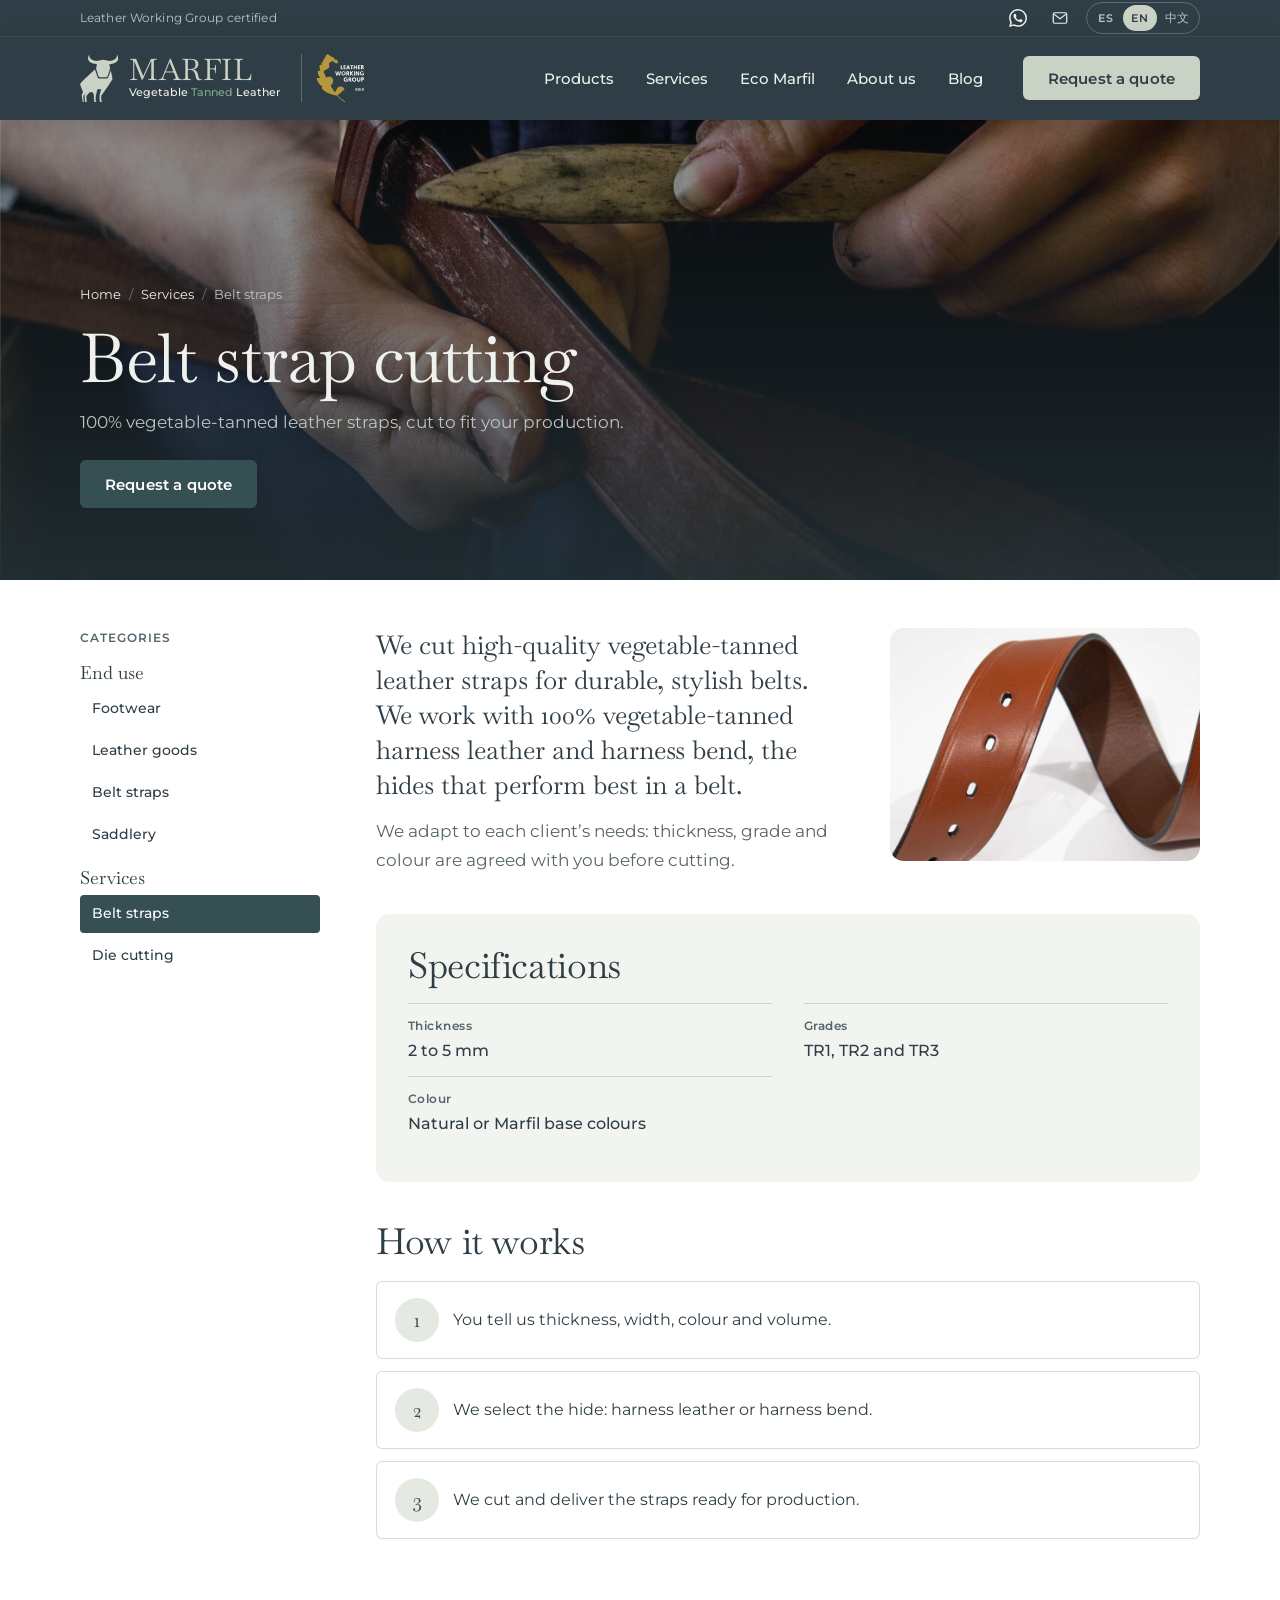
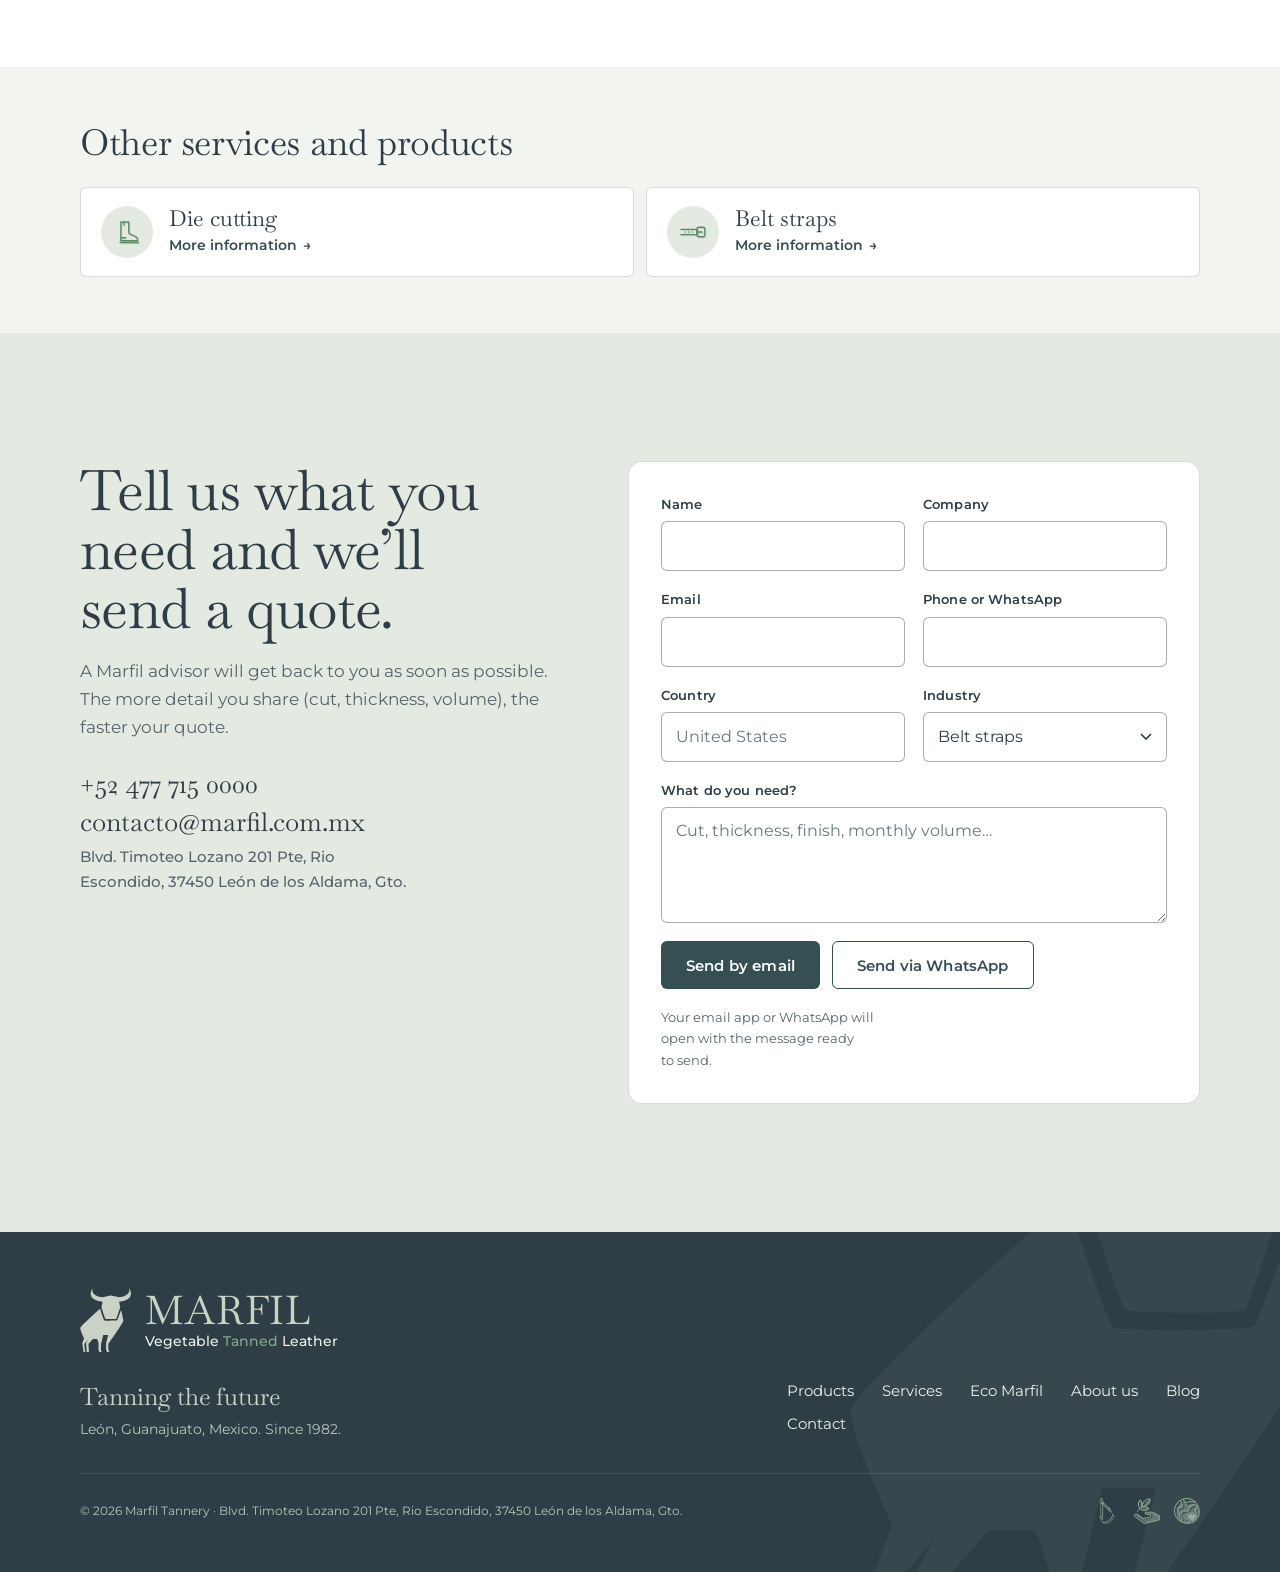
<file: marfil/servicios/tiras-para-cinturon.html>
<!doctype html>
<html lang="es">
<head>
<meta charset="utf-8">
<meta name="viewport" content="width=device-width, initial-scale=1, viewport-fit=cover">
<title data-i18n="s.tira.meta">Corte de tiras para cinturón | Marfil Tannery</title>
<meta name="description" data-i18n-attr="content:meta.desc" content="Tenería en León, Guanajuato desde 1982. Piel 100% curtida al vegetal, certificada Leather Working Group: suela, sillero, crupón y tiras para cinturón. Solicita tu cotización.">
<meta name="theme-color" content="#2F3E46">
<link rel="icon" href="../img/toro.svg" type="image/svg+xml">
<link rel="preconnect" href="https://fonts.googleapis.com">
<link rel="preconnect" href="https://fonts.gstatic.com" crossorigin>
<link href="https://fonts.googleapis.com/css2?family=Baskervville:ital,wght@0,400..700;1,400..700&family=Montserrat:wght@300..700&display=swap" rel="stylesheet">
<link rel="stylesheet" href="../styles.css">
</head>
<body class="page-inner">
<svg class="sprite" aria-hidden="true" focusable="false" xmlns="http://www.w3.org/2000/svg">
<symbol id="toro" viewBox="109.16 348.43 74.02 93.44"><path d="M 109.165 385.1094 C 109.329 387.7034 131.958 407.9844 138.051 413.4054 C 138.454 412.0704 143.43 396.8104 144.16 396.2994 C 144.926 395.7654 162.538 395.8164 163.073 396.4204 C 163.608 397.0244 168.695 411.5744 168.695 411.5744 C 168.695 411.5744 172.392 397.6074 171.953 394.9234 C 171.514 392.2404 150.217 361.8704 150.217 361.8704 L 150.217 352.9634 L 152.036 350.1314 L 148.308 350.1314 L 146.877 352.9634 L 146.877 362.9494 L 149.953 374.8584 L 142.708 374.8584 L 139.598 361.8704 L 139.275 352.9634 L 140.471 350.1314 L 136.931 350.1314 L 135.845 352.9634 L 135.845 363.1004 L 133.842 369.1824 L 127.552 369.1824 L 121.184 361.8704 L 121.885 350.1314 L 118.602 350.1314 L 117.617 363.1004 L 120.398 368.1594 L 115.111 361.8704 L 116.311 350.1314 L 114.02 350.1314 L 112.111 363.1004 L 114.708 369.8814 C 114.708 369.8814 108.978 382.1514 109.165 385.1094" transform="matrix(1 0 0 -1 0 792)"/><path d="M 127.2363 443.5674 C 127.2363 443.5674 122.4913 432.0644 143.0853 429.9724 L 143.1693 430.3964 L 153.8063 432.4384 L 164.4433 430.3964 L 164.5283 429.9724 C 185.1223 432.0644 180.3773 443.5674 180.3773 443.5674 C 190.2993 427.0884 171.0853 424.0634 165.8263 423.5504 L 167.2553 416.4844 L 167.4763 415.3864 C 167.4763 415.3864 162.3623 399.2464 161.8273 398.6424 C 161.2923 398.0384 146.5513 398.1074 145.7863 398.6424 C 145.0543 399.1524 140.5683 413.9554 140.1663 415.2904 C 140.1463 415.3534 140.1353 415.3864 140.1353 415.3864 L 141.7873 423.5504 C 136.5273 424.0634 117.3143 427.0884 127.2363 443.5674" transform="matrix(1 0 0 -1 0 792)"/></symbol>
<symbol id="ico-precision" viewBox="308.2 301.2 23.3 39.3"><path d="M 313.9 454.9 L 313.4 454.9 L 313.4 456.8 L 313.9 456.6 Z" transform="matrix(1 0 0 -1 0 792)" style="fill:var(--ico-2,#bdd1c2)"/><path d="M 314.2 457.4 L 314.2 457.2 L 312.2 458.3 L 312.2 459.1 C 313.0 459.3 313.6 460.0 313.6 460.8 C 313.6 461.6 313.0 462.3 312.2 462.5 L 312.3 479.8 C 312.6 479.7 313.1 479.5 313.5 479.6 C 313.7 479.6 313.9 479.6 314.1 479.6 Z" transform="matrix(1 0 0 -1 0 792)" style="fill:var(--ico-2,#bdd1c2)"/><path d="M 326.9 469.6 L 327.8 468.7 L 328.2 467.6 L 326.8 469.0 Z" transform="matrix(1 0 0 -1 0 792)" style="fill:var(--ico-2,#bdd1c2)"/><path d="M 325.0 474.0 C 325.6 474.0 326.0 473.6 326.0 473.0 C 326.0 472.4 325.6 472.0 325.0 472.0 C 324.4 472.0 324.0 472.4 324.0 473.0 C 324.0 473.5 324.4 474.0 325.0 474.0" transform="matrix(1 0 0 -1 0 792)" style="fill:var(--ico-2,#bdd1c2)"/><path d="M 323.6 474.0 C 323.4 473.7 323.3 473.4 323.3 473.0 C 323.3 472.0 324.1 471.3 325.0 471.3 C 325.4 471.3 325.7 471.4 326.0 471.6 L 326.6 471.0 L 326.1 469.0 L 315.0 480.0 C 315.5 480.3 316.0 480.7 316.2 481.3 Z" transform="matrix(1 0 0 -1 0 792)" style="fill:var(--ico-2,#bdd1c2)"/><path d="M 311.2 482.5 C 311.2 483.8 312.2 484.9 313.5 484.9 C 314.8 484.9 315.8 483.8 315.8 482.6 C 315.8 481.3 314.8 480.2 313.5 480.2 C 312.2 480.2 311.2 481.3 311.2 482.5" transform="matrix(1 0 0 -1 0 792)" style="fill:var(--ico-2,#bdd1c2)"/><path d="M 311.9 461.8 C 312.4 461.8 312.9 461.4 312.9 460.8 C 312.9 460.2 312.5 459.8 311.9 459.8 C 311.3 459.8 310.9 460.2 310.9 460.8 C 310.9 461.4 311.3 461.8 311.9 461.8" transform="matrix(1 0 0 -1 0 792)" style="fill:var(--ico-2,#bdd1c2)"/><path d="M 313.6 483.6 C 314.1 483.6 314.5 483.1 314.5 482.6 C 314.5 482.0 314.1 481.6 313.6 481.6 C 313.0 481.6 312.6 482.0 312.6 482.6 C 312.6 483.1 313.0 483.6 313.6 483.6 M 313.6 480.9 C 314.5 480.9 315.2 481.7 315.2 482.6 C 315.2 483.5 314.5 484.3 313.6 484.3 C 312.6 484.3 311.9 483.5 311.9 482.6 C 311.9 481.7 312.6 480.9 313.6 480.9" transform="matrix(1 0 0 -1 0 792)" style="fill:var(--ico-2,#bdd1c2)"/><path d="M 320.8 453.1 C 318.7 452.5 316.5 452.4 314.8 452.9 C 314.6 453.0 314.3 452.9 314.2 452.8 C 314.0 452.6 314.0 452.4 314.0 452.2 C 314.1 452.0 314.2 451.8 314.4 451.7 C 315.4 451.5 316.4 451.3 317.5 451.3 C 321.3 451.4 325.2 453.2 327.7 456.3 C 329.3 458.4 330.6 461.0 331.5 464.3 C 331.6 464.6 331.4 464.9 331.1 465.0 C 330.8 465.1 330.4 464.9 330.3 464.6 C 329.1 460.2 326.5 454.7 320.8 453.1" transform="matrix(1 0 0 -1 0 792)" style="fill:var(--ico-2,#bdd1c2)"/><path d="M 309.9 464.0 C 310.4 464.0 310.9 463.5 310.9 463.0 C 310.9 462.4 310.4 461.9 309.9 461.9 C 309.3 461.9 308.8 462.4 308.8 463.0 C 308.8 463.5 309.3 464.0 309.9 464.0 M 309.2 484.7 C 309.2 486.0 310.3 487.0 311.6 487.0 C 312.8 487.0 313.9 486.0 313.9 484.7 C 313.9 483.4 312.8 482.4 311.6 482.4 C 310.3 482.4 309.2 483.4 309.2 484.7 M 310.4 490.2 L 310.9 490.2 L 310.9 487.6 C 310.8 487.6 310.8 487.6 310.7 487.6 L 310.4 487.6 Z M 311.3 490.2 L 311.6 490.2 L 311.6 487.7 C 311.6 487.7 311.6 487.7 311.6 487.7 C 311.5 487.7 311.4 487.7 311.3 487.7 Z M 312.1 490.2 L 312.7 490.2 L 312.7 487.6 L 312.4 487.6 C 312.3 487.6 312.2 487.6 312.1 487.7 Z M 321.6 476.1 C 321.4 475.8 321.3 475.5 321.3 475.1 C 321.3 474.2 322.1 473.4 323.0 473.4 C 323.4 473.4 323.7 473.5 324.0 473.7 L 324.6 473.1 L 324.0 471.1 L 313.0 482.1 C 313.6 482.4 314.0 482.9 314.3 483.4 Z M 323.0 476.1 C 323.6 476.1 324.0 475.7 324.0 475.1 C 324.0 474.5 323.6 474.1 323.0 474.1 C 322.4 474.1 322.0 474.5 322.0 475.1 C 322.0 475.7 322.4 476.1 323.0 476.1 M 324.9 471.7 L 325.8 470.8 L 326.2 469.7 L 324.8 471.1 Z M 312.1 459.5 L 312.1 459.4 L 310.2 460.4 L 310.2 461.3 C 311.0 461.4 311.6 462.1 311.6 463.0 C 311.6 463.8 311.0 464.4 310.2 464.6 L 310.3 482.0 C 310.7 481.8 311.1 481.7 311.6 481.7 C 311.7 481.7 311.9 481.7 312.1 481.7 Z M 311.9 457.0 L 311.4 457.0 L 311.4 459.0 L 311.9 458.7 Z M 308.2 463.0 C 308.2 462.1 308.7 461.4 309.5 461.3 L 309.5 460.0 L 310.9 459.2 L 310.9 456.5 L 312.3 456.5 L 312.3 458.5 L 312.8 458.2 L 312.8 481.4 L 324.4 469.8 L 324.6 470.6 L 327.3 467.9 L 326.2 471.1 L 325.1 472.1 L 325.4 473.3 L 324.5 474.2 C 324.6 474.5 324.7 474.8 324.7 475.1 C 324.7 476.0 323.9 476.8 323.0 476.8 C 322.7 476.8 322.4 476.7 322.1 476.5 L 314.5 484.2 C 314.5 484.3 314.6 484.5 314.6 484.7 C 314.6 485.8 314.0 486.7 313.1 487.3 L 313.1 490.7 L 309.9 490.7 L 309.9 487.2 C 309.1 486.7 308.5 485.8 308.5 484.7 C 308.5 483.8 309.0 483.0 309.6 482.4 L 309.5 464.6 C 308.7 464.5 308.2 463.8 308.2 463.0" transform="matrix(1 0 0 -1 0 792)" style="fill:var(--ico-1,#73ad8e)"/><path d="M 311.6 485.7 C 312.1 485.7 312.5 485.2 312.5 484.7 C 312.5 484.2 312.1 483.7 311.6 483.7 C 311.0 483.7 310.6 484.2 310.6 484.7 C 310.6 485.2 311.0 485.7 311.6 485.7 M 311.6 483.0 C 312.5 483.0 313.2 483.8 313.2 484.7 C 313.2 485.6 312.5 486.4 311.6 486.4 C 310.6 486.4 309.9 485.6 309.9 484.7 C 309.9 483.8 310.6 483.0 311.6 483.0" transform="matrix(1 0 0 -1 0 792)" style="fill:var(--ico-1,#73ad8e)"/><path d="M 318.8 455.2 C 316.7 454.6 314.5 454.6 312.7 455.1 C 312.5 455.1 312.3 455.1 312.1 454.9 C 312.0 454.8 311.9 454.5 312.0 454.3 C 312.0 454.1 312.2 453.9 312.4 453.9 C 313.4 453.6 314.4 453.5 315.4 453.5 C 319.2 453.5 323.1 455.3 325.6 458.4 C 327.3 460.5 328.6 463.0 329.5 466.3 C 329.6 466.7 329.4 467.0 329.1 467.1 C 328.7 467.2 328.4 467.0 328.3 466.7 C 327.1 462.3 324.4 456.8 318.8 455.2" transform="matrix(1 0 0 -1 0 792)" style="fill:var(--ico-1,#73ad8e)"/></symbol>
<symbol id="ico-sustentabilidad" viewBox="301.0 459.6 37.6 37.0"><path d="M 338.6 301.1 C 337.9 301.0 337.0 300.8 335.9 300.6 C 335.9 300.6 335.8 300.5 335.8 300.5 L 335.6 300.5 C 332.7 299.7 327.0 298.3 319.0 296.3 L 319.0 296.3 C 318.7 296.2 318.4 296.2 318.0 296.3 L 305.4 305.5 C 305.3 305.5 305.3 305.5 305.3 305.5 C 305.1 305.6 305.0 305.7 304.9 305.8 C 304.9 305.8 304.9 305.8 304.9 305.8 C 304.6 306.1 304.4 306.5 304.4 306.9 C 304.4 307.7 305.0 308.4 305.8 308.4 C 305.9 308.4 305.9 308.4 305.9 308.4 C 306.1 308.5 306.2 308.5 306.4 308.5 C 306.4 308.4 306.5 308.4 306.6 308.4 C 306.6 308.4 306.7 308.4 306.8 308.3 C 306.8 308.3 306.9 308.3 306.9 308.3 C 306.9 308.2 306.9 308.2 306.9 308.2 L 308.3 307.3 C 308.3 307.2 308.3 307.2 308.3 307.2 L 316.1 302.2 C 316.1 302.2 316.2 302.1 316.3 302.1 C 316.5 302.1 316.9 302.0 317.2 302.1 C 317.3 302.1 317.3 302.1 317.3 302.1 C 317.7 302.2 319.4 302.6 322.3 303.4 L 322.4 303.4 C 323.0 303.6 323.6 303.7 324.2 303.9 C 325.2 304.1 326.0 304.3 326.1 304.4 C 326.2 304.4 326.2 304.4 326.3 304.4 C 327.2 304.9 327.7 305.9 327.7 306.9 C 327.7 308.2 326.7 309.4 325.4 309.6 C 325.4 309.6 325.3 309.6 325.3 309.6 L 320.4 309.6 C 320.0 309.6 319.7 309.9 319.7 310.3 C 319.7 310.7 320.0 311.0 320.4 311.0 L 325.6 311.0 C 326.3 311.0 327.1 311.0 328.2 311.0 C 330.2 311.0 331.7 310.2 332.9 309.4 C 333.2 309.1 333.5 308.9 333.8 308.7 C 335.2 307.7 336.7 306.6 338.6 306.4 L 338.6 301.8 L 338.6 301.1 C 338.6 301.1 338.6 301.1 338.6 301.1" transform="matrix(1 0 0 -1 0 792)" style="fill:var(--ico-2,#bdd1c2)"/><path d="M 323.4 317.0 C 320.4 314.4 315.8 314.4 312.8 317.1 C 312.7 317.2 312.7 317.2 312.7 317.2 C 312.6 317.2 312.6 317.3 312.6 317.3 C 312.6 317.3 312.5 317.3 312.5 317.4 C 312.5 317.4 312.4 317.4 312.4 317.5 C 312.3 317.5 312.3 317.6 312.2 317.7 L 312.1 317.8 C 309.4 320.9 309.4 325.4 312.0 328.5 C 314.5 325.7 314.7 321.5 312.6 318.4 C 312.4 318.1 312.4 317.8 312.7 317.5 C 312.9 317.3 313.3 317.3 313.6 317.5 C 316.6 319.6 320.7 319.3 323.4 317.0" transform="matrix(1 0 0 -1 0 792)" style="fill:var(--ico-2,#bdd1c2)"/><path d="M 315.8 320.9 C 315.8 321.2 315.9 321.6 316.0 322.1 C 316.8 326.7 320.8 330.2 325.5 330.5 C 325.1 325.3 321.0 321.2 315.8 320.9" transform="matrix(1 0 0 -1 0 792)" style="fill:var(--ico-2,#bdd1c2)"/><path d="M 336.6 301.5 C 335.9 301.4 335.0 301.2 333.9 300.9 C 333.9 300.9 333.8 300.9 333.8 300.9 L 333.6 300.8 C 330.7 300.1 325.0 298.7 317.0 296.6 L 317.0 296.6 C 316.7 296.6 316.4 296.6 316.0 296.7 L 303.4 305.8 C 303.3 305.9 303.3 305.9 303.3 305.9 C 303.1 306.0 303.0 306.1 302.9 306.2 C 302.9 306.2 302.9 306.2 302.9 306.2 C 302.6 306.5 302.4 306.9 302.4 307.3 C 302.4 308.1 303.0 308.7 303.8 308.8 C 303.9 308.8 303.9 308.8 303.9 308.8 C 304.1 308.8 304.2 308.8 304.4 308.8 C 304.4 308.8 304.5 308.8 304.6 308.8 C 304.6 308.8 304.7 308.7 304.8 308.7 C 304.8 308.7 304.9 308.6 304.9 308.6 C 304.9 308.6 304.9 308.6 304.9 308.6 L 306.3 307.6 C 306.3 307.6 306.3 307.6 306.3 307.6 L 314.1 302.6 C 314.1 302.5 314.2 302.5 314.3 302.5 C 314.5 302.4 314.9 302.4 315.2 302.4 C 315.3 302.4 315.3 302.4 315.3 302.4 C 315.7 302.5 317.4 302.9 320.3 303.7 L 320.4 303.8 C 321.0 303.9 321.6 304.1 322.2 304.2 C 323.2 304.5 324.0 304.7 324.1 304.7 C 324.2 304.8 324.2 304.8 324.3 304.8 C 325.2 305.3 325.7 306.2 325.7 307.2 C 325.7 308.6 324.7 309.8 323.4 310.0 C 323.4 310.0 323.3 310.0 323.3 310.0 L 318.4 310.0 C 318.0 310.0 317.7 310.3 317.7 310.7 C 317.7 311.1 318.0 311.4 318.4 311.4 L 323.6 311.4 C 324.3 311.4 325.1 311.4 326.2 311.4 C 328.2 311.4 329.7 310.6 330.9 309.7 C 331.2 309.5 331.5 309.3 331.8 309.0 C 333.2 308.0 334.7 307.0 336.6 306.8 L 336.6 302.2 L 336.6 301.5 C 336.6 301.5 336.6 301.5 336.6 301.5 M 337.9 307.8 C 337.8 308.0 337.6 308.1 337.3 308.1 C 335.4 308.1 334.2 309.1 332.7 310.2 C 332.4 310.4 332.0 310.6 331.7 310.9 C 330.3 311.8 328.6 312.8 326.2 312.8 C 325.1 312.8 324.3 312.8 323.6 312.8 L 318.4 312.8 C 317.2 312.8 316.3 311.8 316.3 310.7 C 316.3 309.5 317.2 308.6 318.4 308.6 L 323.2 308.6 C 323.9 308.5 324.3 307.9 324.3 307.2 C 324.3 306.8 324.1 306.3 323.7 306.1 C 323.4 306.0 322.7 305.8 321.9 305.6 C 321.3 305.4 320.6 305.3 320.0 305.1 L 319.9 305.1 C 316.5 304.2 315.4 303.9 315.1 303.8 C 314.9 303.8 314.8 303.8 314.7 303.8 L 307.1 308.7 L 305.7 309.8 C 305.7 309.8 305.6 309.8 305.6 309.8 C 305.5 309.8 305.5 309.9 305.4 309.9 C 305.3 310.0 305.1 310.1 305.0 310.1 C 304.8 310.1 304.7 310.2 304.6 310.2 C 304.2 310.2 304.0 310.2 303.7 310.2 C 302.2 310.0 301.0 308.8 301.0 307.3 C 301.0 306.5 301.3 305.8 301.9 305.2 C 301.9 305.2 301.9 305.2 301.9 305.2 C 302.1 305.0 302.4 304.8 302.6 304.7 L 315.2 295.6 C 315.3 295.5 315.3 295.5 315.4 295.5 L 315.5 295.4 C 315.5 295.4 315.5 295.4 315.5 295.4 C 315.9 295.3 316.3 295.2 316.6 295.2 C 316.8 295.2 317.1 295.2 317.3 295.3 C 317.3 295.3 317.3 295.3 317.3 295.3 L 317.4 295.3 C 325.4 297.3 331.1 298.8 333.9 299.5 C 334.0 299.5 334.0 299.5 334.0 299.5 L 334.3 299.6 C 335.7 299.9 336.7 300.1 337.3 300.1 C 337.7 300.1 338.0 300.4 338.0 300.8 L 338.0 301.3 C 338.0 301.3 338.0 301.4 338.0 301.4 L 338.0 307.3 C 338.1 307.5 338.0 307.7 337.9 307.8" transform="matrix(1 0 0 -1 0 792)" style="fill:var(--ico-1,#73ad8e)"/><path d="M 313.8 321.2 C 313.8 321.6 313.9 322.0 314.0 322.4 C 314.8 327.1 318.8 330.6 323.5 330.9 C 323.1 325.7 319.0 321.6 313.8 321.2 M 321.4 317.3 C 318.4 314.8 313.8 314.8 310.8 317.5 C 310.7 317.5 310.7 317.6 310.7 317.6 C 310.6 317.6 310.6 317.6 310.6 317.6 C 310.6 317.7 310.5 317.7 310.5 317.7 C 310.5 317.8 310.4 317.8 310.4 317.8 C 310.3 317.9 310.3 318.0 310.2 318.0 L 310.1 318.2 C 307.4 321.2 307.4 325.8 310.0 328.9 C 312.5 326.1 312.7 321.9 310.6 318.8 C 310.4 318.5 310.4 318.1 310.7 317.9 C 310.9 317.7 311.3 317.6 311.6 317.8 C 314.6 319.9 318.7 319.7 321.4 317.3 M 324.9 331.6 L 324.9 331.6 C 324.9 332.0 324.6 332.3 324.2 332.3 L 324.2 332.3 C 324.2 332.3 324.2 332.3 324.2 332.3 C 319.3 332.3 315.1 329.3 313.3 325.0 C 313.0 326.9 312.1 328.7 310.6 330.2 C 310.6 330.2 310.5 330.3 310.5 330.3 C 310.5 330.3 310.4 330.3 310.4 330.4 C 310.2 330.6 309.7 330.6 309.5 330.4 C 309.5 330.4 309.4 330.3 309.4 330.3 C 305.9 326.8 305.7 321.0 309.1 317.2 L 309.1 317.2 L 304.9 313.0 L 305.6 312.3 L 309.8 316.5 L 309.8 316.5 C 311.7 314.8 313.9 314.0 316.2 314.0 C 318.6 314.0 321.1 315.0 322.9 316.8 C 322.9 316.8 323.0 316.9 323.0 316.9 C 323.2 317.1 323.2 317.5 323.0 317.8 C 323.0 317.8 322.9 317.8 322.9 317.9 C 321.4 319.4 319.4 320.3 317.3 320.6 C 321.8 322.2 324.9 326.5 324.9 331.6" transform="matrix(1 0 0 -1 0 792)" style="fill:var(--ico-1,#73ad8e)"/></symbol>
<symbol id="ico-mundo" viewBox="302.4 617.0 34.8 34.9"><path d="M 314.1 141.8 C 314.0 141.8 314.0 141.8 314.0 141.8 C 308.9 144.6 305.7 149.9 305.7 155.7 C 305.7 160.5 307.8 164.9 311.4 167.9 C 311.7 168.1 311.9 168.3 312.2 168.5 C 313.1 168.5 313.4 168.4 313.6 167.0 C 313.7 166.7 313.7 166.4 313.6 166.0 C 313.6 165.5 313.5 165.0 313.7 164.5 C 313.8 164.1 314.1 163.9 314.4 163.6 C 314.7 163.3 314.9 163.0 314.9 162.7 C 315.0 161.4 313.6 161.1 311.8 160.8 C 311.7 160.7 311.5 160.7 311.3 160.7 C 310.9 160.6 310.4 160.5 310.1 160.3 C 309.2 160.0 308.7 159.5 308.4 158.8 C 308.1 157.6 308.9 156.4 309.6 155.5 C 310.7 154.2 311.3 152.3 311.0 150.9 C 310.9 150.5 310.8 150.2 310.7 149.9 C 310.3 148.8 309.9 147.5 311.2 146.5 C 311.7 146.1 312.1 145.9 312.4 145.7 C 312.6 145.6 312.8 145.5 313.0 145.4 C 313.4 145.1 313.7 144.8 313.9 144.1 C 314.1 143.3 314.1 142.5 314.1 141.8" transform="matrix(1 0 0 -1 0 792)" style="fill:var(--ico-2,#bdd1c2)"/><path d="M 333.5 145.4 C 331.8 143.3 329.5 141.8 327.0 140.9 C 326.9 140.8 326.8 140.8 326.8 140.8 C 325.5 142.5 323.3 144.7 320.9 145.3 C 319.9 145.6 319.6 146.0 319.1 146.6 C 319.0 146.8 318.8 147.0 318.6 147.3 C 317.9 148.1 317.2 148.4 316.4 148.8 C 316.2 148.8 316.0 148.9 315.8 149.0 C 314.5 149.6 314.0 150.7 314.2 152.1 C 314.6 154.3 316.8 155.1 318.6 155.1 C 318.7 155.1 318.8 155.1 318.9 155.1 C 319.4 155.0 319.9 155.0 320.3 154.9 C 321.4 154.7 322.4 154.5 323.6 155.7 C 324.5 156.5 324.7 157.4 324.8 158.3 C 324.9 158.8 325.0 159.2 325.2 159.7 C 325.4 160.2 325.7 160.7 326.1 161.0 C 326.4 161.2 326.7 161.2 327.0 161.2 C 327.2 161.1 327.4 161.1 327.7 161.2 C 328.3 161.4 328.6 161.8 328.9 162.2 C 329.3 162.7 329.7 163.2 330.6 163.3 C 331.7 163.3 333.9 162.7 334.5 161.6 C 334.8 161.1 334.7 160.6 334.4 160.0 C 334.1 159.6 333.7 159.3 333.4 159.0 L 333.4 159.0 C 332.9 158.5 332.3 158.0 332.1 156.8 C 331.9 155.7 332.4 155.2 332.8 154.8 C 333.1 154.5 333.3 154.2 333.5 153.8 C 333.7 153.1 333.5 152.4 333.2 151.7 C 333.0 151.0 332.8 150.3 332.9 149.6 C 332.9 149.4 333.0 149.2 333.0 148.9 C 333.0 148.5 333.5 146.9 333.8 145.8 C 333.7 145.6 333.6 145.5 333.5 145.4" transform="matrix(1 0 0 -1 0 792)" style="fill:var(--ico-2,#bdd1c2)"/><path d="M 334.7 147.2 C 334.5 148.1 334.3 148.9 334.3 149.0 C 334.2 149.3 334.2 149.6 334.2 149.8 C 334.1 150.2 334.3 150.8 334.4 151.3 C 334.7 152.2 335.1 153.1 334.7 154.2 C 334.4 154.9 334.0 155.3 333.7 155.6 C 333.4 156.0 333.3 156.1 333.4 156.6 C 333.5 157.3 333.7 157.6 334.3 158.1 L 334.3 158.1 C 334.4 158.1 334.4 158.2 334.5 158.3 C 334.6 158.4 334.7 158.5 334.8 158.6 C 334.9 158.7 335.0 158.8 335.1 158.9 C 335.2 159.0 335.3 159.2 335.4 159.3 C 336.3 160.6 335.9 161.6 335.6 162.2 C 335.3 162.7 334.9 163.1 334.3 163.5 C 333.1 164.3 331.5 164.7 330.5 164.6 C 328.9 164.5 328.2 163.6 327.8 163.0 C 327.6 162.7 327.4 162.5 327.2 162.4 C 327.2 162.4 327.1 162.5 327.1 162.5 C 326.7 162.5 326.0 162.6 325.3 162.1 C 324.7 161.6 324.2 160.9 324.0 160.3 C 323.7 159.6 323.6 159.0 323.5 158.5 C 323.4 157.7 323.3 157.2 322.7 156.7 C 321.9 155.9 321.5 156.0 320.4 156.2 C 320.0 156.3 319.5 156.4 318.9 156.4 C 316.5 156.5 313.5 155.5 312.9 152.4 C 312.6 150.7 313.2 149.2 314.6 148.2 C 314.8 148.1 315.0 148.0 315.2 147.9 C 315.5 147.8 315.7 147.7 315.9 147.6 C 316.3 147.4 316.7 147.2 317.0 147.0 C 317.2 146.9 317.4 146.7 317.6 146.5 C 317.8 146.3 317.9 146.1 318.1 145.9 C 318.4 145.4 318.7 145.0 319.3 144.7 C 319.6 144.5 320.0 144.3 320.6 144.1 C 321.2 143.9 321.8 143.6 322.4 143.3 C 323.6 142.5 324.6 141.5 325.4 140.4 C 324.1 140.1 322.8 139.9 321.5 139.9 C 319.3 139.9 317.2 140.4 315.3 141.2 C 315.3 141.3 315.3 141.5 315.3 141.6 C 315.3 141.6 315.3 141.6 315.3 141.6 C 315.3 141.8 315.3 141.9 315.4 142.0 C 315.4 142.1 315.4 142.1 315.4 142.2 C 315.4 142.3 315.4 142.4 315.4 142.5 C 315.4 142.5 315.4 142.6 315.4 142.6 C 315.4 142.7 315.3 142.8 315.3 142.9 C 315.3 143.0 315.3 143.0 315.3 143.1 C 315.3 143.2 315.3 143.3 315.3 143.4 C 315.3 143.4 315.3 143.5 315.3 143.5 C 315.3 143.6 315.2 143.7 315.2 143.8 C 315.2 143.9 315.2 143.9 315.2 144.0 C 315.2 144.1 315.1 144.3 315.1 144.4 C 314.7 146.0 313.8 146.4 313.0 146.8 C 312.7 147.0 312.4 147.2 312.0 147.4 C 311.5 147.9 311.5 148.3 311.9 149.4 C 312.0 149.8 312.2 150.2 312.3 150.6 C 312.6 152.4 311.9 154.7 310.6 156.3 C 309.9 157.2 309.5 158.0 309.7 158.4 C 309.7 158.5 309.7 158.5 309.7 158.5 C 309.8 158.6 309.8 158.7 309.9 158.8 C 310.1 158.9 310.2 159.0 310.4 159.1 C 310.4 159.1 310.5 159.1 310.6 159.2 C 310.9 159.3 311.5 159.4 312.0 159.5 C 313.7 159.8 316.3 160.3 316.2 162.8 C 316.1 163.6 315.6 164.1 315.3 164.5 C 315.1 164.7 315.0 164.8 314.9 164.9 C 314.8 165.2 314.9 165.5 314.9 165.9 C 314.9 166.3 315.0 166.8 314.9 167.2 C 314.9 167.4 314.8 167.5 314.8 167.7 C 314.8 167.7 314.8 167.7 314.8 167.8 C 314.8 167.9 314.7 167.9 314.7 168.0 C 314.7 168.1 314.7 168.1 314.7 168.1 C 314.6 168.2 314.6 168.3 314.6 168.3 C 314.6 168.4 314.6 168.4 314.6 168.4 C 314.5 168.5 314.5 168.6 314.5 168.6 C 314.5 168.7 314.4 168.7 314.4 168.7 C 314.4 168.8 314.3 168.9 314.3 168.9 C 314.3 168.9 314.3 169.0 314.3 169.0 C 314.2 169.0 314.2 169.1 314.1 169.1 C 314.1 169.1 314.1 169.2 314.1 169.2 C 314.0 169.2 314.0 169.3 313.9 169.3 C 313.9 169.3 313.9 169.3 313.9 169.3 C 313.8 169.4 313.8 169.4 313.7 169.4 C 313.7 169.4 313.7 169.4 313.7 169.5 C 314.4 169.9 315.2 170.2 315.9 170.5 C 316.0 170.5 316.0 170.5 316.0 170.5 C 316.6 170.3 317.0 169.7 317.4 169.0 C 317.8 168.3 318.3 167.5 319.2 166.9 C 320.0 166.4 320.7 166.1 321.5 166.1 C 322.4 166.1 323.1 166.4 323.8 166.8 L 323.6 167.3 L 323.9 166.8 C 324.2 166.9 324.6 167.1 325.0 167.2 C 326.6 167.7 327.9 167.3 329.6 166.8 C 330.1 166.7 330.5 166.6 330.9 166.4 C 331.0 166.4 331.1 166.4 331.2 166.4 C 331.2 166.4 331.2 166.4 331.3 166.4 C 331.3 166.4 331.4 166.4 331.4 166.4 C 331.5 166.4 331.5 166.4 331.5 166.4 C 331.6 166.3 331.7 166.3 331.7 166.3 C 331.8 166.3 331.8 166.3 331.8 166.3 C 331.9 166.4 331.9 166.4 332.0 166.4 C 332.0 166.4 332.1 166.4 332.1 166.4 C 332.2 166.4 332.2 166.4 332.3 166.4 C 332.3 166.4 332.4 166.4 332.4 166.4 C 332.5 166.4 332.5 166.4 332.6 166.4 C 332.6 166.4 332.7 166.4 332.7 166.4 C 332.8 166.4 332.8 166.5 332.9 166.5 C 332.9 166.5 333.0 166.5 333.0 166.5 C 333.0 166.5 333.0 166.5 333.0 166.5 C 335.8 163.6 337.3 159.7 337.3 155.7 C 337.3 152.6 336.4 149.7 334.7 147.2" transform="matrix(1 0 0 -1 0 792)" style="fill:var(--ico-2,#bdd1c2)"/><path d="M 329.9 153.6 C 328.6 153.9 327.3 153.4 326.5 152.5 C 325.6 153.5 324.3 153.9 323.1 153.6 C 321.8 153.2 321.1 152.2 321.1 150.9 C 321.1 147.9 326.0 144.4 326.2 144.3 L 326.5 144.1 L 326.7 144.3 C 326.9 144.4 331.9 147.9 331.9 150.9 C 331.9 152.2 331.1 153.2 329.9 153.6" transform="matrix(1 0 0 -1 0 792)" style="fill:var(--ico-2,#bdd1c2)"/><path d="M 326.5 145.1 C 325.0 146.2 321.9 148.9 321.9 150.9 C 321.9 151.8 322.4 152.5 323.3 152.8 C 323.5 152.8 323.7 152.8 323.9 152.8 C 324.7 152.8 325.6 152.5 326.1 151.5 L 326.5 150.9 L 326.9 151.5 C 327.5 152.6 328.7 153.0 329.7 152.7 C 330.1 152.6 331.1 152.2 331.1 150.9 C 331.1 148.9 328.0 146.2 326.5 145.1" transform="matrix(1 0 0 -1 0 792)" style="fill:var(--ico-2,#bdd1c2)"/><path d="M 332.7 149.3 C 332.5 150.2 332.3 151.0 332.3 151.2 C 332.2 151.4 332.2 151.7 332.2 151.9 C 332.1 152.3 332.3 152.9 332.4 153.4 C 332.7 154.3 333.1 155.3 332.7 156.3 C 332.4 157.0 332.0 157.4 331.7 157.8 C 331.4 158.1 331.3 158.2 331.4 158.8 C 331.5 159.5 331.7 159.7 332.3 160.2 L 332.3 160.2 C 332.4 160.3 332.4 160.3 332.5 160.4 C 332.6 160.5 332.7 160.6 332.8 160.7 C 332.9 160.8 333.0 160.9 333.1 161.0 C 333.2 161.2 333.3 161.3 333.4 161.4 C 334.3 162.7 333.9 163.8 333.6 164.3 C 333.3 164.8 332.8 165.3 332.3 165.6 C 331.1 166.4 329.5 166.8 328.5 166.7 C 326.9 166.6 326.2 165.7 325.8 165.1 C 325.6 164.8 325.4 164.6 325.2 164.6 C 325.2 164.6 325.1 164.6 325.1 164.6 C 324.7 164.6 324.0 164.7 323.3 164.2 C 322.7 163.7 322.2 163.0 322.0 162.4 C 321.7 161.8 321.6 161.2 321.5 160.6 C 321.4 159.8 321.3 159.3 320.7 158.8 C 319.9 158.0 319.5 158.1 318.4 158.3 C 318.0 158.4 317.5 158.5 316.9 158.5 C 314.5 158.6 311.5 157.7 310.9 154.5 C 310.6 152.8 311.2 151.3 312.6 150.4 C 312.8 150.2 313.0 150.1 313.2 150.0 C 313.5 149.9 313.7 149.8 313.9 149.7 C 314.3 149.5 314.7 149.3 315.0 149.1 C 315.2 149.0 315.4 148.8 315.6 148.6 C 315.8 148.4 315.9 148.2 316.1 148.0 C 316.4 147.6 316.7 147.1 317.3 146.8 C 317.6 146.6 318.0 146.4 318.6 146.2 C 319.2 146.1 319.8 145.8 320.4 145.4 C 321.6 144.6 322.6 143.6 323.4 142.5 C 322.1 142.2 320.8 142.0 319.5 142.0 C 317.3 142.0 315.2 142.5 313.3 143.3 C 313.3 143.5 313.3 143.6 313.3 143.7 C 313.3 143.7 313.3 143.7 313.3 143.7 C 313.3 143.9 313.3 144.0 313.4 144.2 C 313.4 144.2 313.4 144.3 313.4 144.3 C 313.4 144.4 313.4 144.5 313.4 144.6 C 313.4 144.6 313.4 144.7 313.4 144.8 C 313.4 144.8 313.3 144.9 313.3 145.0 C 313.3 145.1 313.3 145.1 313.3 145.2 C 313.3 145.3 313.3 145.4 313.3 145.5 C 313.3 145.5 313.3 145.6 313.3 145.6 C 313.3 145.7 313.2 145.8 313.2 145.9 C 313.2 146.0 313.2 146.0 313.2 146.1 C 313.2 146.2 313.1 146.4 313.1 146.5 C 312.7 148.1 311.8 148.5 311.0 148.9 C 310.7 149.1 310.4 149.3 310.0 149.6 C 309.5 150.0 309.5 150.4 309.9 151.6 C 310.0 151.9 310.2 152.3 310.3 152.7 C 310.6 154.5 309.9 156.9 308.6 158.4 C 307.9 159.3 307.5 160.1 307.7 160.5 C 307.7 160.6 307.7 160.6 307.7 160.6 C 307.8 160.7 307.8 160.8 307.9 160.9 C 308.1 161.0 308.2 161.1 308.4 161.2 C 308.4 161.2 308.5 161.3 308.6 161.3 C 308.9 161.4 309.5 161.5 310.0 161.6 C 311.6 161.9 314.3 162.4 314.2 164.9 C 314.1 165.7 313.6 166.2 313.3 166.6 C 313.1 166.8 313.0 166.9 312.9 167.1 C 312.8 167.3 312.9 167.6 312.9 168.0 C 312.9 168.4 313.0 168.9 312.9 169.4 C 312.9 169.5 312.8 169.6 312.8 169.8 C 312.8 169.8 312.8 169.8 312.8 169.9 C 312.8 170.0 312.7 170.1 312.7 170.1 C 312.7 170.2 312.7 170.2 312.7 170.3 C 312.6 170.3 312.6 170.4 312.6 170.5 C 312.6 170.5 312.6 170.5 312.6 170.6 C 312.5 170.6 312.5 170.7 312.5 170.7 C 312.4 170.8 312.4 170.8 312.4 170.8 C 312.4 170.9 312.3 171.0 312.3 171.1 C 312.3 171.1 312.3 171.1 312.2 171.1 C 312.2 171.1 312.2 171.2 312.1 171.2 C 312.1 171.3 312.1 171.3 312.0 171.3 C 312.0 171.3 312.0 171.4 311.9 171.4 C 311.9 171.4 311.9 171.4 311.9 171.5 C 311.8 171.5 311.8 171.5 311.7 171.5 C 311.7 171.5 311.7 171.6 311.7 171.6 C 312.4 172.0 313.2 172.3 313.9 172.6 C 314.0 172.6 314.0 172.6 314.0 172.6 C 314.6 172.4 315.0 171.8 315.4 171.1 C 315.8 170.4 316.3 169.6 317.2 169.1 C 318.0 168.5 318.7 168.2 319.5 168.2 C 320.4 168.2 321.1 168.6 321.8 168.9 L 321.6 169.5 L 321.9 168.9 C 322.2 169.1 322.6 169.2 323.0 169.4 C 324.6 169.9 325.9 169.4 327.6 168.9 C 328.1 168.8 328.5 168.7 328.9 168.6 C 329.0 168.5 329.1 168.5 329.2 168.5 C 329.2 168.5 329.2 168.5 329.3 168.5 C 329.3 168.5 329.4 168.5 329.4 168.5 C 329.5 168.5 329.5 168.5 329.5 168.5 C 329.6 168.5 329.7 168.5 329.7 168.5 C 329.8 168.5 329.8 168.5 329.8 168.5 C 329.9 168.5 329.9 168.5 330.0 168.5 L 330.1 168.5 C 330.2 168.5 330.2 168.5 330.3 168.5 C 330.3 168.5 330.4 168.5 330.4 168.5 C 330.5 168.5 330.5 168.5 330.6 168.5 C 330.6 168.5 330.7 168.5 330.7 168.5 C 330.8 168.6 330.8 168.6 330.9 168.6 C 330.9 168.6 331.0 168.6 331.0 168.6 C 331.0 168.6 331.0 168.6 331.0 168.6 C 333.8 165.7 335.3 161.9 335.3 157.8 C 335.3 154.8 334.4 151.8 332.7 149.3 M 331.5 147.5 C 329.8 145.5 327.5 143.9 325.0 143.0 C 324.9 142.9 324.8 142.9 324.7 142.9 C 323.5 144.7 321.3 146.8 318.9 147.5 C 317.9 147.7 317.6 148.1 317.1 148.7 C 317.0 148.9 316.8 149.2 316.6 149.4 C 315.9 150.2 315.2 150.5 314.4 150.9 C 314.2 151.0 314.0 151.0 313.8 151.1 C 312.5 151.8 311.9 152.8 312.2 154.3 C 312.6 156.4 314.8 157.2 316.6 157.2 C 316.7 157.2 316.8 157.2 316.9 157.2 C 317.4 157.2 317.9 157.1 318.3 157.0 C 319.4 156.8 320.4 156.6 321.6 157.8 C 322.5 158.6 322.7 159.5 322.8 160.4 C 322.9 160.9 323.0 161.3 323.2 161.9 C 323.4 162.3 323.7 162.8 324.1 163.1 C 324.4 163.3 324.7 163.3 325.0 163.3 C 325.2 163.2 325.4 163.2 325.7 163.3 C 326.3 163.5 326.6 163.9 326.9 164.3 C 327.3 164.9 327.7 165.4 328.6 165.4 C 329.7 165.5 331.9 164.8 332.5 163.7 C 332.8 163.2 332.7 162.7 332.4 162.1 C 332.1 161.7 331.7 161.4 331.4 161.1 L 331.4 161.1 C 330.9 160.6 330.3 160.1 330.1 158.9 C 329.9 157.8 330.4 157.3 330.8 156.9 C 331.1 156.6 331.3 156.3 331.5 155.9 C 331.7 155.2 331.5 154.6 331.2 153.8 C 331.0 153.1 330.8 152.4 330.9 151.7 C 330.9 151.5 331.0 151.3 331.0 151.0 C 331.0 150.6 331.5 149.0 331.8 147.9 C 331.7 147.8 331.6 147.6 331.5 147.5 M 312.1 143.9 C 312.0 143.9 312.0 143.9 312.0 144.0 C 306.9 146.7 303.7 152.0 303.7 157.8 C 303.7 162.6 305.8 167.0 309.4 170.0 C 309.7 170.2 309.9 170.4 310.2 170.6 C 311.1 170.6 311.4 170.5 311.6 169.2 C 311.7 168.8 311.7 168.5 311.6 168.1 C 311.6 167.7 311.5 167.2 311.7 166.7 C 311.8 166.3 312.1 166.0 312.3 165.7 C 312.7 165.4 312.9 165.1 312.9 164.8 C 313.0 163.5 311.6 163.2 309.8 162.9 C 309.7 162.8 309.5 162.8 309.3 162.8 C 308.9 162.7 308.4 162.6 308.1 162.5 C 307.2 162.1 306.6 161.6 306.4 160.9 C 306.1 159.7 306.9 158.5 307.6 157.6 C 308.7 156.4 309.3 154.4 309.0 153.0 C 308.9 152.7 308.8 152.3 308.7 152.0 C 308.3 150.9 307.9 149.7 309.2 148.6 C 309.7 148.2 310.1 148.0 310.4 147.8 C 310.6 147.7 310.8 147.6 311.0 147.5 C 311.4 147.2 311.7 146.9 311.9 146.2 C 312.1 145.4 312.1 144.7 312.1 143.9 M 319.5 173.6 C 323.3 173.6 327.0 172.3 329.9 169.7 C 329.6 169.7 329.4 169.7 329.2 169.8 C 328.8 169.9 328.4 170.0 328.0 170.1 C 326.2 170.7 324.6 171.2 322.6 170.6 C 322.2 170.4 321.7 170.2 321.3 170.1 L 321.3 170.0 C 320.8 169.8 320.4 169.6 319.9 169.5 C 319.8 169.5 319.7 169.5 319.5 169.5 C 319.0 169.5 318.5 169.7 317.9 170.1 C 317.3 170.5 316.9 171.1 316.5 171.8 C 316.2 172.3 315.9 172.8 315.5 173.1 C 316.8 173.5 318.1 173.6 319.5 173.6 M 330.8 170.6 C 327.6 173.4 323.6 174.9 319.5 174.9 C 318.0 174.9 316.6 174.7 315.2 174.4 C 314.7 174.3 314.3 174.1 313.8 173.9 L 313.8 173.9 C 312.3 173.4 310.9 172.7 309.6 171.8 C 309.3 171.5 308.9 171.3 308.6 171.0 C 304.7 167.8 302.4 163.0 302.4 157.8 C 302.4 151.6 305.8 145.8 311.4 142.8 C 311.6 142.7 311.9 142.5 312.3 142.4 C 314.5 141.3 317.0 140.8 319.5 140.8 C 321.2 140.8 322.8 141.0 324.4 141.5 C 324.4 141.5 324.5 141.5 324.5 141.5 C 324.6 141.5 324.6 141.5 324.7 141.5 C 324.9 141.6 325.2 141.7 325.4 141.8 C 328.1 142.8 330.6 144.5 332.5 146.7 C 332.7 146.9 332.9 147.1 333.1 147.4 C 333.1 147.5 333.2 147.6 333.2 147.7 C 335.4 150.6 336.5 154.1 336.5 157.8 C 336.5 162.3 334.8 166.5 331.7 169.7 C 331.4 170.0 331.1 170.4 330.8 170.6" transform="matrix(1 0 0 -1 0 792)" style="fill:var(--ico-1,#73ad8e)"/><path d="M 324.5 147.2 C 323.0 148.3 319.9 151.0 319.9 153.0 C 319.9 153.9 320.4 154.6 321.3 154.9 C 321.5 154.9 321.7 154.9 321.9 154.9 C 322.7 154.9 323.6 154.6 324.1 153.6 L 324.5 153.0 L 324.9 153.6 C 325.5 154.8 326.7 155.1 327.7 154.9 C 328.1 154.7 329.1 154.3 329.1 153.0 C 329.1 151.0 326.0 148.3 324.5 147.2 M 327.9 155.7 C 326.6 156.0 325.3 155.6 324.5 154.6 C 323.6 155.6 322.3 156.0 321.1 155.7 C 319.8 155.4 319.1 154.3 319.1 153.0 C 319.1 150.0 324.0 146.5 324.2 146.4 L 324.5 146.2 L 324.7 146.4 C 324.9 146.5 329.9 150.0 329.9 153.0 C 329.9 154.3 329.1 155.4 327.9 155.7" transform="matrix(1 0 0 -1 0 792)" style="fill:var(--ico-1,#73ad8e)"/></symbol>
<symbol id="lwg" viewBox="447.8 455.4 65.3 66.0"><path d="M 447.8 303.5 C 448.7 303.6 449.6 303.6 450.5 303.6 C 450.9 303.7 451.4 303.6 451.8 303.5 C 452.0 303.5 452.3 303.5 452.6 303.5 C 452.5 303.8 452.4 303.9 452.3 304.1 C 450.8 306.0 449.8 308.3 449.4 310.7 C 449.3 311.6 449.4 312.5 449.4 313.4 C 449.7 313.6 450.1 313.6 450.5 313.6 C 451.2 313.5 451.9 313.4 452.6 313.2 C 452.7 313.2 452.9 313.2 453.0 313.2 C 452.8 313.9 452.6 314.5 452.4 315.1 C 452.1 316.2 451.9 317.3 451.8 318.4 C 451.8 319.3 451.8 320.2 452.0 321.0 C 452.1 321.6 452.2 321.8 452.9 321.7 C 453.4 321.7 453.9 321.5 454.4 321.4 C 454.5 321.4 454.7 321.3 455.0 321.2 C 454.9 321.7 454.8 322.1 454.7 322.5 C 454.6 323.5 454.6 324.4 454.8 325.4 C 454.8 325.7 455.0 325.7 455.3 325.7 C 455.7 325.7 456.2 325.6 456.7 325.5 C 456.9 326.1 456.6 326.7 456.7 327.3 C 456.7 327.9 456.8 328.5 456.9 329.0 C 457.5 329.5 457.9 329.1 458.4 329.1 C 458.5 329.6 458.6 330.2 458.6 330.7 C 458.7 330.9 458.7 331.0 458.8 331.1 C 459.0 332.0 459.2 332.1 460.1 331.9 C 460.1 332.1 460.1 332.2 460.1 332.4 C 460.1 332.8 460.2 333.2 460.2 333.6 C 460.4 334.3 460.4 334.3 461.0 334.4 C 461.5 335.0 462.0 335.6 462.5 336.2 C 462.8 336.6 462.9 336.6 463.4 336.3 C 464.3 335.9 464.9 335.2 465.5 334.4 C 465.7 334.1 465.8 333.9 466.0 333.7 C 466.2 333.8 466.4 333.9 466.6 334.1 C 467.8 333.4 468.2 333.0 468.6 331.7 C 469.1 331.9 469.6 332.1 470.1 332.4 C 471.7 331.6 472.4 330.1 472.9 328.5 C 473.4 328.7 473.8 328.8 474.2 329.0 C 474.6 329.3 475.0 329.2 475.4 328.8 C 476.5 327.6 477.2 326.2 477.4 324.5 C 477.4 324.5 477.4 324.4 477.4 324.3 C 475.9 323.5 474.4 323.5 473.0 324.4 C 472.2 324.8 471.6 325.4 471.1 326.2 C 470.5 327.1 470.2 327.1 469.3 326.6 C 468.0 325.9 466.8 325.2 465.5 324.6 C 464.7 324.1 464.6 323.8 464.8 322.9 C 465.0 322.4 465.1 321.9 465.3 321.4 C 465.6 319.8 465.1 317.7 463.5 316.8 C 461.9 315.8 460.3 314.8 458.7 313.9 C 457.7 313.3 457.2 312.4 457.8 311.2 C 458.2 310.3 458.6 309.3 459.1 308.4 C 459.6 307.3 460.0 306.3 460.5 305.2 C 460.9 304.5 461.7 304.2 462.5 304.6 C 463.2 304.9 463.9 305.2 464.7 305.3 C 465.8 305.5 467.0 305.6 467.9 304.8 C 469.5 303.7 470.5 302.1 470.5 300.0 C 470.5 299.0 470.3 298.0 469.9 297.1 C 469.3 295.9 468.6 294.8 467.7 293.8 C 467.2 293.3 467.2 292.8 467.5 292.3 C 468.0 291.4 468.5 290.6 469.0 289.8 C 469.9 288.4 470.8 287.0 471.6 285.7 C 471.9 285.2 472.3 284.8 472.9 284.6 C 473.4 284.5 473.7 284.5 474.0 284.9 C 474.3 285.3 474.4 285.7 474.6 286.1 C 474.9 286.9 475.1 287.7 475.5 288.5 C 476.0 289.6 476.7 290.5 477.7 291.1 C 479.1 291.8 480.5 292.2 482.1 291.8 C 482.8 291.6 483.4 291.3 483.9 290.8 C 484.7 290.1 485.4 289.3 486.2 288.5 C 485.5 287.8 484.8 287.0 484.2 286.3 C 482.5 284.5 480.7 282.9 478.7 281.5 C 478.2 281.2 477.7 280.9 477.2 280.5 C 477.1 280.5 476.9 280.4 476.8 280.3 C 476.5 280.1 476.5 279.9 476.8 279.6 C 477.1 279.3 477.4 278.9 477.7 278.6 C 479.8 276.4 482.1 274.4 484.7 272.8 C 485.3 272.4 485.9 272.1 486.5 271.7 C 487.1 271.4 487.2 271.2 486.7 270.6 C 486.6 270.5 486.6 270.5 486.6 270.4 L 486.0 270.4 C 486.0 270.5 486.0 270.5 486.0 270.5 C 484.6 271.6 483.1 272.7 481.7 273.8 C 479.8 275.4 477.9 277.0 476.3 278.9 C 476.0 279.3 475.5 279.5 475.0 279.6 C 474.9 279.6 474.7 279.6 474.6 279.6 C 472.3 280.0 470.1 280.5 468.0 281.2 C 465.2 282.1 462.5 283.3 460.0 284.8 C 458.1 286.0 456.4 287.5 454.9 289.2 C 454.4 289.8 454.5 290.4 455.2 290.8 C 455.5 291.0 455.8 291.2 456.1 291.4 C 455.9 291.5 455.8 291.6 455.7 291.7 C 455.1 292.1 454.5 292.4 454.0 292.9 C 452.4 294.1 451.1 295.6 450.1 297.3 C 449.2 298.8 448.3 300.3 448.0 302.0 C 447.9 302.1 447.8 302.2 447.8 302.3 Z" transform="matrix(1 0 0 -1 0 792)" fill="#b6973d"/><path d="M 481.4 312.9 C 480.9 311.0 480.4 309.1 479.9 307.2 L 478.3 307.2 C 478.0 308.3 477.7 309.5 477.4 310.7 C 477.4 310.7 477.3 310.7 477.3 310.7 C 477.0 309.5 476.7 308.3 476.4 307.2 L 474.8 307.2 C 474.3 309.1 473.8 311.0 473.3 312.9 L 474.7 312.9 C 475.0 311.6 475.3 310.4 475.6 309.1 C 475.6 309.1 475.7 309.1 475.7 309.1 C 476.2 310.3 476.4 311.6 476.8 312.9 L 477.9 312.9 C 478.3 311.6 478.6 310.4 478.9 309.1 C 479.0 309.1 479.0 309.1 479.1 309.1 C 479.4 310.4 479.7 311.6 479.9 312.9 Z" transform="matrix(1 0 0 -1 0 792)" style="fill:var(--lwg-txt,#4b5455)"/><path d="M 506.3 307.1 L 505.1 307.1 C 504.4 308.3 503.6 309.4 502.9 310.5 C 502.9 310.5 502.8 310.5 502.8 310.5 L 502.8 307.2 L 501.5 307.2 C 501.4 307.6 501.4 311.9 501.5 312.9 L 502.8 312.9 C 503.2 312.3 503.5 311.7 503.9 311.2 C 504.2 310.6 504.5 310.0 504.9 309.5 C 505.1 310.1 505.0 310.6 505.0 311.2 C 505.0 311.7 505.0 312.3 505.0 312.9 L 506.3 312.9 C 506.4 312.5 506.4 308.2 506.3 307.1" transform="matrix(1 0 0 -1 0 792)" style="fill:var(--lwg-txt,#4b5455)"/><path d="M 500.9 301.5 C 501.0 302.6 500.2 303.3 499.3 303.3 C 498.4 303.2 497.7 302.5 497.7 301.5 C 497.7 300.5 498.4 299.8 499.3 299.8 C 500.3 299.8 501.0 300.5 500.9 301.5 M 502.4 301.5 C 502.4 300.0 501.3 298.5 499.4 298.6 C 497.4 298.6 496.3 299.8 496.3 301.6 C 496.4 303.3 497.5 304.5 499.4 304.5 C 501.3 304.5 502.4 303.0 502.4 301.5" transform="matrix(1 0 0 -1 0 792)" style="fill:var(--lwg-txt,#4b5455)"/><path d="M 484.8 308.3 C 485.7 308.3 486.4 309.0 486.4 310.0 C 486.4 311.0 485.7 311.8 484.8 311.8 C 483.8 311.8 483.1 311.0 483.1 310.0 C 483.1 309.0 483.8 308.3 484.8 308.3 M 484.8 313.0 C 486.6 313.0 487.8 311.5 487.8 310.0 C 487.7 308.3 486.5 307.0 484.8 307.0 C 482.7 307.1 481.8 308.6 481.8 310.0 C 481.7 311.6 482.9 313.0 484.8 313.0" transform="matrix(1 0 0 -1 0 792)" style="fill:var(--lwg-txt,#4b5455)"/><path d="M 489.3 300.1 L 489.3 300.7 C 489.0 300.7 488.7 300.7 488.4 300.8 L 488.4 301.8 L 490.6 301.8 L 490.6 299.4 C 489.5 298.6 488.2 298.3 486.9 298.8 C 485.5 299.2 484.9 300.6 485.0 301.7 C 485.1 303.3 486.1 304.3 487.5 304.5 C 488.5 304.6 489.4 304.4 490.1 303.7 C 490.2 303.7 490.2 303.6 490.3 303.5 C 490.0 303.3 489.7 303.1 489.4 302.8 C 489.0 303.1 488.3 303.4 487.6 303.2 C 487.3 303.1 487.0 302.9 486.8 302.7 C 486.2 302.1 486.3 301.0 486.8 300.4 C 487.4 299.7 488.3 299.6 489.3 300.1" transform="matrix(1 0 0 -1 0 792)" style="fill:var(--lwg-txt,#4b5455)"/><path d="M 502.2 315.5 L 502.2 317.8 C 501.5 317.8 500.8 317.8 500.0 317.8 L 500.0 315.5 L 498.7 315.5 L 498.7 321.3 L 500.0 321.3 L 500.0 319.1 L 502.2 319.1 L 502.2 321.3 L 503.5 321.3 L 503.5 315.5 Z" transform="matrix(1 0 0 -1 0 792)" style="fill:var(--lwg-txt,#4b5455)"/><path d="M 512.5 312.0 C 512.2 311.8 511.9 311.5 511.7 311.3 C 511.4 311.4 511.1 311.6 510.9 311.7 C 510.2 311.9 509.4 311.8 509.0 311.3 C 508.5 310.7 508.5 310.0 508.7 309.3 C 509.0 308.6 509.6 308.2 510.4 308.3 C 510.6 308.3 510.8 308.4 511.0 308.4 C 511.5 308.6 511.5 308.6 511.5 309.2 C 511.2 309.2 510.9 309.2 510.5 309.3 L 510.5 310.3 C 511.2 310.3 512.0 310.3 512.8 310.3 C 512.8 309.6 512.8 308.8 512.7 308.1 C 512.7 308.0 512.6 307.9 512.5 307.8 C 511.3 306.8 509.0 306.7 507.9 308.1 C 507.1 309.0 507.0 310.1 507.4 311.2 C 507.8 312.3 508.6 312.8 509.8 313.0 C 511.0 313.1 511.8 312.8 512.5 312.0" transform="matrix(1 0 0 -1 0 792)" style="fill:var(--lwg-txt,#4b5455)"/><path d="M 510.1 320.1 L 510.1 318.9 C 510.9 318.8 511.1 318.9 511.1 319.5 C 511.2 320.0 510.9 320.2 510.1 320.1 M 510.1 317.6 L 510.1 315.6 L 508.7 315.6 L 508.7 321.3 C 509.6 321.3 510.5 321.4 511.4 321.2 C 512.6 320.8 512.9 319.2 512.1 318.3 C 512.0 318.2 511.9 318.1 511.7 318.0 C 512.2 317.2 512.6 316.4 513.0 315.5 L 511.6 315.5 C 511.3 316.1 511.0 316.7 510.7 317.3 C 510.6 317.6 510.5 317.8 510.1 317.6" transform="matrix(1 0 0 -1 0 792)" style="fill:var(--lwg-txt,#4b5455)"/><path d="M 490.0 310.4 C 490.4 310.5 490.8 310.3 491.0 310.7 C 491.1 310.9 491.1 311.3 491.0 311.5 C 490.8 311.9 490.4 311.8 490.0 311.7 Z M 491.7 309.6 C 492.1 308.8 492.5 308.0 493.0 307.2 L 491.5 307.2 C 491.2 307.8 490.9 308.4 490.6 309.0 C 490.5 309.3 490.5 309.3 490.0 309.3 L 490.0 307.2 L 488.6 307.2 L 488.6 312.9 C 489.4 312.9 490.2 313.0 491.0 312.9 C 491.6 312.8 492.2 312.5 492.4 311.9 C 492.6 311.1 492.5 310.4 491.9 309.8 C 491.9 309.8 491.8 309.7 491.7 309.6" transform="matrix(1 0 0 -1 0 792)" style="fill:var(--lwg-txt,#4b5455)"/><path d="M 492.9 302.0 C 493.3 301.9 493.8 301.8 494.0 302.2 C 494.0 302.5 494.0 302.8 493.9 303.0 C 493.7 303.4 493.3 303.3 492.9 303.2 Z M 495.9 298.6 L 494.5 298.6 C 494.2 299.3 493.9 299.9 493.6 300.5 C 493.5 300.7 493.3 300.9 492.9 300.7 L 492.9 298.7 L 491.6 298.7 L 491.6 304.4 C 492.4 304.4 493.2 304.4 494.0 304.4 C 495.5 304.2 495.8 302.4 495.0 301.4 C 494.9 301.3 494.8 301.2 494.6 301.1 C 495.1 300.3 495.5 299.5 495.9 298.6" transform="matrix(1 0 0 -1 0 792)" style="fill:var(--lwg-txt,#4b5455)"/><path d="M 496.8 312.9 L 498.3 312.9 C 497.5 312.0 496.8 311.1 496.1 310.2 C 496.8 309.2 497.5 308.2 498.3 307.2 C 498.2 307.2 498.1 307.1 498.1 307.1 C 496.8 307.1 496.8 307.1 496.1 308.1 C 495.8 308.5 495.5 309.0 495.0 309.3 L 495.0 308.3 L 495.0 307.2 C 494.6 307.1 494.2 307.2 493.7 307.1 L 493.7 312.9 C 493.9 312.9 494.1 312.9 494.3 312.9 C 494.5 312.9 494.7 312.9 495.0 312.9 L 495.0 310.8 C 495.5 311.1 495.7 311.5 495.9 311.8 C 496.2 312.2 496.5 312.6 496.8 312.9" transform="matrix(1 0 0 -1 0 792)" style="fill:var(--lwg-txt,#4b5455)"/><path d="M 503.2 304.4 L 504.5 304.4 L 504.5 302.8 C 504.5 302.1 504.5 301.5 504.5 300.8 C 504.6 300.1 505.0 299.8 505.6 299.8 C 506.2 299.8 506.6 300.2 506.6 300.8 C 506.6 301.8 506.6 302.7 506.6 303.7 L 506.6 304.4 L 507.9 304.4 C 507.9 304.2 508.0 304.1 508.0 303.9 C 508.0 303.0 507.9 302.0 508.0 301.0 C 508.0 299.5 507.0 298.6 505.6 298.6 C 504.1 298.6 503.2 299.5 503.2 300.9 C 503.2 302.0 503.2 303.1 503.2 304.2 C 503.2 304.2 503.2 304.3 503.2 304.4" transform="matrix(1 0 0 -1 0 792)" style="fill:var(--lwg-txt,#4b5455)"/><path d="M 491.0 319.8 C 490.8 319.1 490.6 318.5 490.4 317.9 C 490.9 317.9 491.2 317.8 491.7 318.0 C 491.4 318.6 491.4 319.2 491.0 319.8 M 493.7 315.5 L 492.4 315.5 C 492.3 316.0 492.1 316.4 492.0 316.8 L 490.1 316.8 C 490.0 316.4 489.8 316.0 489.7 315.5 L 488.3 315.5 C 489.0 317.5 489.7 319.4 490.3 321.3 L 491.8 321.3 C 492.4 319.4 493.1 317.5 493.7 315.5" transform="matrix(1 0 0 -1 0 792)" style="fill:var(--lwg-txt,#4b5455)"/><path d="M 510.5 303.2 L 510.5 301.8 C 510.9 301.8 511.2 301.8 511.5 302.1 C 511.6 302.3 511.6 302.8 511.5 303.0 C 511.2 303.3 510.9 303.3 510.5 303.2 M 510.5 300.6 L 510.5 298.7 L 509.1 298.7 L 509.1 304.4 C 510.0 304.4 511.0 304.6 511.9 304.3 C 512.7 304.0 513.2 303.0 512.9 302.1 C 512.7 301.2 512.2 300.8 511.3 300.7 C 511.0 300.7 510.8 300.7 510.5 300.6" transform="matrix(1 0 0 -1 0 792)" style="fill:var(--lwg-txt,#4b5455)"/><path d="M 487.7 320.1 L 486.1 320.1 L 486.1 319.1 L 487.5 319.1 L 487.5 317.9 L 486.1 317.9 L 486.1 316.7 L 487.8 316.7 L 487.8 315.6 L 484.8 315.6 L 484.8 321.3 L 487.7 321.3 Z" transform="matrix(1 0 0 -1 0 792)" style="fill:var(--lwg-txt,#4b5455)"/><path d="M 507.7 321.3 L 507.7 320.1 L 506.0 320.1 L 506.0 319.1 L 507.4 319.1 L 507.4 317.9 L 506.0 317.9 L 506.0 316.7 L 507.7 316.7 L 507.7 315.5 L 504.7 315.5 L 504.7 321.3 Z" transform="matrix(1 0 0 -1 0 792)" style="fill:var(--lwg-txt,#4b5455)"/><path d="M 496.7 315.5 L 495.3 315.5 L 495.3 320.1 C 495.1 320.1 494.9 320.1 494.7 320.1 C 494.5 320.1 494.3 320.1 494.1 320.1 L 494.1 321.3 L 497.9 321.3 L 497.9 320.1 C 497.5 320.1 497.1 320.1 496.7 320.1 Z" transform="matrix(1 0 0 -1 0 792)" style="fill:var(--lwg-txt,#4b5455)"/><path d="M 480.9 321.3 L 482.3 321.3 L 482.3 316.8 L 484.0 316.8 L 484.0 315.5 L 481.0 315.5 C 480.9 316.0 480.8 320.3 480.9 321.3" transform="matrix(1 0 0 -1 0 792)" style="fill:var(--lwg-txt,#4b5455)"/><path d="M 499.1 307.2 L 500.3 307.2 L 500.3 312.9 L 499.1 312.9 Z" transform="matrix(1 0 0 -1 0 792)" style="fill:var(--lwg-txt,#4b5455)"/><path d="M 506.8 287.9 C 506.8 288.6 506.5 288.9 505.9 288.9 C 505.3 288.9 505.0 288.5 505.0 287.9 C 505.0 287.3 505.3 286.9 505.9 286.9 C 506.5 286.9 506.8 287.3 506.8 287.9 M 505.9 286.2 C 504.9 286.2 504.2 286.9 504.2 287.9 C 504.2 288.9 504.7 289.6 505.9 289.6 C 506.9 289.6 507.6 289.1 507.6 288.0 C 507.6 286.9 506.9 286.3 505.9 286.2" transform="matrix(1 0 0 -1 0 792)" style="fill:var(--lwg-txt,#4b5455)"/><path d="M 503.6 289.1 C 503.5 288.9 503.3 288.8 503.2 288.7 C 503.2 288.7 503.1 288.7 503.0 288.7 C 502.9 288.8 502.8 288.9 502.7 288.9 C 502.2 289.0 501.7 288.9 501.5 288.5 C 501.3 288.1 501.4 287.5 501.6 287.2 C 501.9 286.9 502.5 286.8 502.9 287.0 C 503.0 287.1 503.0 287.2 503.1 287.4 C 502.9 287.4 502.7 287.5 502.5 287.5 L 502.5 288.1 C 502.7 288.1 502.9 288.1 503.1 288.1 C 503.3 288.1 503.5 288.1 503.8 288.1 L 503.8 286.8 C 502.9 286.1 501.7 286.0 501.0 286.7 C 500.5 287.4 500.5 288.4 501.0 289.0 C 501.5 289.7 502.8 289.9 503.6 289.1" transform="matrix(1 0 0 -1 0 792)" style="fill:var(--lwg-txt,#4b5455)"/><path d="M 511.1 287.0 C 511.5 286.8 511.9 287.0 512.1 287.4 C 512.3 287.8 512.3 288.2 512.1 288.6 C 511.8 288.9 511.5 289.0 511.1 288.9 Z M 510.4 286.2 L 510.4 289.5 C 510.9 289.6 511.4 289.6 511.9 289.4 C 512.7 289.2 513.0 288.7 513.0 287.9 C 513.0 287.1 512.6 286.6 511.9 286.4 C 511.4 286.3 510.9 286.3 510.4 286.2" transform="matrix(1 0 0 -1 0 792)" style="fill:var(--lwg-txt,#4b5455)"/><path d="M 484.9 293.5 L 513.1 293.5 L 513.1 293.5 L 484.9 293.5 C 484.9 293.5 484.9 293.5 484.9 293.5" transform="matrix(1 0 0 -1 0 792)" style="fill:var(--lwg-txt,#4b5455)"/><path d="M 509.9 286.9 L 509.9 286.3 L 508.1 286.3 L 508.1 289.5 L 508.9 289.5 L 508.9 287.0 C 509.2 286.9 509.5 286.9 509.9 286.9" transform="matrix(1 0 0 -1 0 792)" style="fill:var(--lwg-txt,#4b5455)"/></symbol>
</svg>
<a class="skip" href="#contenido" data-i18n="skip">Saltar al contenido</a>

<div class="utility">
  <div class="wrap utility__in">
    <span class="utility__cert" data-i18n="util.cert">Certificados por Leather Working Group</span>
    <span class="utility__links">
      <a class="utility__icon" href="https://wa.me/524777150000" target="_blank" rel="noopener" data-i18n-attr="aria-label:util.wa;title:util.wa" aria-label="Escríbenos por WhatsApp" title="Escríbenos por WhatsApp"><svg class="ico-wa" viewBox="0 0 24 24" aria-hidden="true"><path d="M17.47 14.38c-.3-.15-1.76-.87-2.03-.97-.27-.1-.47-.15-.67.15-.2.3-.77.97-.94 1.16-.17.2-.35.22-.64.08-.3-.15-1.26-.46-2.39-1.48-.88-.79-1.48-1.76-1.65-2.06-.17-.3-.02-.46.13-.6.13-.14.3-.35.45-.52.15-.18.2-.3.3-.5.1-.2.05-.37-.03-.52-.07-.15-.67-1.61-.92-2.2-.24-.58-.49-.5-.67-.51h-.57c-.2 0-.52.07-.79.37-.27.3-1.04 1.02-1.04 2.48s1.07 2.88 1.21 3.07c.15.2 2.1 3.2 5.08 4.49.71.31 1.26.49 1.7.63.71.22 1.36.2 1.87.12.57-.09 1.76-.72 2-1.41.25-.7.25-1.29.18-1.41-.08-.13-.28-.2-.57-.35m-5.42 7.4h-.01a9.87 9.87 0 0 1-5.03-1.38l-.36-.21-3.74.98 1-3.65-.24-.37a9.86 9.86 0 0 1-1.51-5.26c0-5.45 4.44-9.88 9.89-9.88 2.64 0 5.12 1.03 6.99 2.9a9.83 9.83 0 0 1 2.89 6.99c0 5.45-4.44 9.88-9.88 9.88m8.41-18.3A11.82 11.82 0 0 0 12.05 0C5.5 0 .16 5.34.16 11.89c0 2.1.55 4.14 1.59 5.95L.06 24l6.3-1.65a11.88 11.88 0 0 0 5.68 1.45h.01c6.55 0 11.89-5.34 11.89-11.89a11.82 11.82 0 0 0-3.48-8.41Z"/></svg></a>
      <a class="utility__icon" href="mailto:contacto@marfil.com.mx" data-i18n-attr="aria-label:util.mail;title:util.mail" aria-label="Escríbenos un correo: contacto@marfil.com.mx" title="Escríbenos un correo: contacto@marfil.com.mx"><svg class="ico-mail" viewBox="0 0 24 24" aria-hidden="true"><rect x="3" y="5" width="18" height="14" rx="2"/><path d="m3.5 6.5 8.5 6.5 8.5-6.5"/></svg></a>
      <span class="lang" role="group" aria-label="Idioma / Language / 语言">
        <button type="button" class="lang__btn" data-lang="es" aria-pressed="true" lang="es" title="Español">ES</button>
        <button type="button" class="lang__btn" data-lang="en" aria-pressed="false" lang="en" title="English">EN</button>
        <button type="button" class="lang__btn lang__btn--zh" data-lang="zh" aria-pressed="false" lang="zh-Hans" title="中文（普通话）">中文</button>
      </span>
    </span>
  </div>
</div>

<header class="nav" id="top">
  <div class="wrap nav__in">
    <a class="brand" href="../index.html" data-i18n-attr="aria-label:brand.home" aria-label="Marfil Tannery, inicio">
      <svg class="brand__mark" aria-hidden="true"><use href="#toro"/></svg>
      <span class="brand__type" aria-hidden="true">
        <span class="brand__name">MARFIL</span>
        <span class="brand__tag">Vegetable <span>Tanned</span> Leather</span>
      </span>
      <svg class="brand__lwg" aria-hidden="true"><use href="#lwg"/></svg>
    </a>
    <nav class="nav__links" id="menu" data-i18n-attr="aria-label:nav.label" aria-label="Principal">
      <a href="../index.html#productos" data-i18n="nav.products">Productos</a>
      <a href="../index.html#servicios" data-i18n="nav.specs">Servicios</a>
      <a href="../index.html#eco" data-i18n="nav.eco">Eco Marfil</a>
      <a href="../index.html#nosotros" data-i18n="nav.about">Nosotros</a>
      <a href="../blog/index.html" data-i18n="nav.blog">Blog</a>
      <a class="nav__cta-m btn btn--primary" href="#contacto" data-i18n="cta.quote">Solicitar cotización</a>
    </nav>
    <a class="btn btn--primary nav__cta" href="#contacto" data-i18n="cta.quote">Solicitar cotización</a>
    <button class="nav__toggle" type="button" aria-expanded="false" aria-controls="menu" aria-label="Abrir menú">
      <span></span><span></span>
    </button>
  </div>
</header>

<main id="contenido">

<section class="page-hero page-hero--image">
  <img class="page-hero__img" src="../img/Diseno-sin-titulo-2-scaled-e1770997071546.jpg" alt="" width="1707" height="1438" fetchpriority="high">
  <div class="wrap">
    <nav class="crumbs" data-i18n-attr="aria-label:crumb.label" aria-label="Ruta de navegación"><a href="../index.html" data-i18n="crumb.home">Inicio</a><span class="crumbs__sep" aria-hidden="true">/</span><a href="../index.html#servicios" data-i18n="crumb.services">Servicios</a><span class="crumbs__sep" aria-hidden="true">/</span><span aria-current="page" data-i18n="svc.1t">Tiras para cinturón</span></nav>
    <h1 data-i18n="s.tira.title">Corte de tiras para cinturón</h1>
    <p class="page-hero__lead" data-i18n="s.tira.lead">Tiras de cuero 100% vegetal, cortadas a la medida de tu producción.</p>
    <a class="btn btn--primary" href="#contacto" data-i18n="cta.quote">Solicitar cotización</a>
  </div>
</section>

<section class="section catalog-section">
  <div class="wrap catalog">
    <aside class="side"><p class="side__title" data-i18n="side.title">Categorías</p><p class="side__group" data-i18n="side.use">Uso final</p><ul><li><a href="../productos/calzado.html" data-i18n="prod.1t">Calzado</a></li><li><a href="../productos/marroquineria.html" data-i18n="prod.2t">Marroquinería</a></li><li><a href="../productos/tiras-para-cinturon.html" data-i18n="prod.3t">Tiras para cinturón</a></li><li><a href="../productos/sillas-de-montar.html" data-i18n="prod.4t">Sillería y talabartería</a></li></ul><p class="side__group" data-i18n="crumb.services">Servicios</p><ul><li><a href="../servicios/tiras-para-cinturon.html" aria-current="page" data-i18n="svc.1t">Tiras para cinturón</a></li><li><a href="../servicios/suajado.html" data-i18n="svc.2t">Suajado</a></li></ul></aside>
    <div class="catalog__main">
      <div class="svc-detail">
        <div class="svc-detail__text reveal"><p data-i18n="s.tira.b1">Cortamos tiras de cuero vegetal de alta calidad para fabricar cinturones duraderos y con estilo. Trabajamos con sillero 100% vegetal y crupón sillero (culata), las pieles que mejor responden en un cinturón.</p><p data-i18n="s.tira.b2">Nos adaptamos a las necesidades de cada cliente: grosor, selección y color se definen contigo antes de cortar.</p></div>
        <figure class="svc-detail__img reveal"><img src="../img/IMG_3737_compressed.jpg" alt="" width="1436" height="2048" loading="lazy"></figure>
      </div>
      <div class="catalog__specs reveal"><h2 class="h-sub" data-i18n="cat.specs">Especificaciones</h2><dl class="spec-list"><div><dt data-i18n="specs.thick">Grosor</dt><dd data-i18n="specs.thick2">2 a 5 mm</dd></div><div><dt data-i18n="specs.grades">Selecciones</dt><dd data-i18n="pg.grades3">TR1, TR2 y TR3</dd></div><div><dt data-i18n="specs.color">Color</dt><dd data-i18n="specs.color1">Natural o colores base de Marfil</dd></div></dl></div>
      <div class="how reveal">
        <h2 class="h-sub" data-i18n="how.title">Cómo trabajamos</h2>
        <ol class="steps"><li><span class="steps__n" aria-hidden="true">1</span><p data-i18n="s.tira.h1">Nos cuentas grosor, ancho, color y volumen.</p></li><li><span class="steps__n" aria-hidden="true">2</span><p data-i18n="s.tira.h2">Seleccionamos la piel: sillero o crupón sillero.</p></li><li><span class="steps__n" aria-hidden="true">3</span><p data-i18n="s.tira.h3">Cortamos y te entregamos las tiras listas para producción.</p></li></ol>
      </div>
    </div>
  </div>
</section>

<section class="section section--plaster related">
  <div class="wrap">
    <h2 class="h-sub" data-i18n="cat.othersvc">Otros servicios y productos</h2>
    <ul class="minis minis--2"><li><a class="mini" href="../servicios/suajado.html"><span class="mini__badge" aria-hidden="true">
          <svg class="ico ico--boot" viewBox="0 0 32 32">
            <g class="ico__move">
              <path class="ico__draw" d="M9 4.5h9V16c0 1.3.8 2.3 2.1 2.8l5.4 2.1A3.8 3.8 0 0 1 28 24.4V26H9z"/>
              <path d="M9 22.5h5.5M12.5 4.5v3.5"/>
              <path class="ico__sole" d="M8 28h21"/>
            </g>
          </svg>
        </span><span class="mini__title" data-i18n="svc.2t">Suajado</span><span class="mini__more"><span data-i18n="prod.more">Más información</span> <span class="arrow" aria-hidden="true">→</span></span></a></li><li><a class="mini" href="../productos/tiras-para-cinturon.html"><span class="mini__badge" aria-hidden="true">
          <svg class="ico ico--belt" viewBox="0 0 32 32">
            <g class="ico__strap">
              <path class="ico__draw" d="M2 13h19v6H2"/>
              <circle cx="7" cy="16" r=".9"/><circle cx="11" cy="16" r=".9"/><circle cx="15" cy="16" r=".9"/>
            </g>
            <rect x="20.5" y="10.5" width="9" height="11" rx="2"/>
            <path class="ico__prong" d="M20.5 16h6"/>
          </svg>
        </span><span class="mini__title" data-i18n="prod.3t">Tiras para cinturón</span><span class="mini__more"><span data-i18n="prod.more">Más información</span> <span class="arrow" aria-hidden="true">→</span></span></a></li></ul>
  </div>
</section>

<section class="section section--mist" id="contacto">
  <div class="wrap contact">
    <div class="contact__intro reveal">
      <h2 data-i18n="contact.title">Cuéntanos qué necesitas y te cotizamos.</h2>
      <p data-i18n="contact.lead">Un asesor de Marfil te responderá lo antes posible. Mientras más detalle compartas (corte, grosor, volumen), más rápida será la cotización.</p>
      <address>
        <a href="tel:+524777150000">+52 477 715 0000</a>
        <a href="mailto:contacto@marfil.com.mx">contacto@marfil.com.mx</a>
        <span>Blvd. Timoteo Lozano 201 Pte, Rio Escondido, 37450 León de los Aldama, Gto.</span>
      </address>
    </div>
    <form class="form reveal" id="lead" novalidate>
      <div class="field">
        <label for="nombre" data-i18n="form.name">Nombre</label>
        <input id="nombre" name="nombre" type="text" autocomplete="name" required>
        <p class="err" data-for="nombre"></p>
      </div>
      <div class="field">
        <label for="empresa" data-i18n="form.company">Empresa</label>
        <input id="empresa" name="empresa" type="text" autocomplete="organization" required>
        <p class="err" data-for="empresa"></p>
      </div>
      <div class="field">
        <label for="email" data-i18n="form.email">Correo electrónico</label>
        <input id="email" name="email" type="email" autocomplete="email" inputmode="email" required>
        <p class="err" data-for="email"></p>
      </div>
      <div class="field">
        <label for="telefono" data-i18n="form.phone">Teléfono o WhatsApp</label>
        <input id="telefono" name="telefono" type="tel" autocomplete="tel" inputmode="tel" required>
        <p class="err" data-for="telefono"></p>
      </div>
      <div class="field">
        <label for="pais" data-i18n="form.country">País</label>
        <input id="pais" name="pais" type="text" autocomplete="country-name" data-i18n-attr="placeholder:form.countryph" placeholder="México">
      </div>
      <div class="field">
        <label for="industria" data-i18n="form.industry">Industria</label>
        <select id="industria" name="industria" required>
          <option value="" data-i18n="form.select">Selecciona una</option>
          <option value="calzado" data-i18n="prod.1t">Calzado</option>
          <option value="marroquineria" data-i18n="prod.2t">Marroquinería</option>
          <option value="tiras" selected data-i18n="prod.3t">Tiras para cinturón</option>
          <option value="silleria" data-i18n="prod.4t">Sillería y talabartería</option>
          <option value="otra" data-i18n="form.other">Otra</option>
        </select>
        <p class="err" data-for="industria"></p>
      </div>
      <div class="field field--full">
        <label for="mensaje" data-i18n="form.msg">¿Qué necesitas?</label>
        <textarea id="mensaje" name="mensaje" rows="4" data-i18n-attr="placeholder:form.msgph" placeholder="Corte, grosor, acabado, volumen mensual…"></textarea>
      </div>
      <div class="form__actions field--full">
        <button class="btn btn--primary" type="submit" data-via="mail" data-i18n="form.mail">Enviar por correo</button>
        <button class="btn btn--ghost" type="submit" data-via="wa" data-i18n="form.wa">Enviar por WhatsApp</button>
      </div>
      <p class="form__note" id="status" role="status" aria-live="polite" data-i18n="form.note">Se abrirá tu app de correo o WhatsApp con el mensaje listo para enviar.</p>
    </form>
  </div>
</section>

</main>

<footer class="footer has-bull">
  <svg class="bull-ghost" aria-hidden="true"><use href="#toro"/></svg>
  <div class="wrap footer__in">
    <div class="footer__brand">
      <a class="brand brand--lg" href="../index.html" data-i18n-attr="aria-label:brand.home" aria-label="Marfil Tannery, inicio">
        <svg class="brand__mark" aria-hidden="true"><use href="#toro"/></svg>
        <span class="brand__type" aria-hidden="true">
          <span class="brand__name">MARFIL</span>
          <span class="brand__tag">Vegetable <span>Tanned</span> Leather</span>
        </span>
      </a>
      <p class="footer__motto" lang="en">Tanning the future</p>
      <p data-i18n="footer.place">León, Guanajuato, México. Desde 1982.</p>
    </div>
    <nav data-i18n-attr="aria-label:footer.nav" aria-label="Pie de página">
      <a href="../index.html#productos" data-i18n="nav.products">Productos</a>
      <a href="../index.html#servicios" data-i18n="nav.specs">Servicios</a>
      <a href="../index.html#eco" data-i18n="nav.eco">Eco Marfil</a>
      <a href="../index.html#nosotros" data-i18n="nav.about">Nosotros</a>
      <a href="../blog/index.html" data-i18n="nav.blog">Blog</a>
      <a href="#contacto" data-i18n="nav.contact">Contacto</a>
    </nav>
    <div class="footer__base">
      <p class="footer__legal">© <span id="year">2026</span> Marfil Tannery · Blvd. Timoteo Lozano 201 Pte, Rio Escondido, 37450 León de los Aldama, Gto.</p>
      <span class="footer__icons" aria-hidden="true">
        <svg><use href="#ico-precision"/></svg><svg><use href="#ico-sustentabilidad"/></svg><svg><use href="#ico-mundo"/></svg>
      </span>
    </div>
  </div>
</footer>

<a class="sticky-cta btn btn--primary" href="#contacto" id="sticky" data-i18n="cta.quote">Solicitar cotización</a>

<script src="../i18n-pages.js"></script>
<script src="../i18n.js"></script>
<script src="../script.js"></script>
</body>
</html>
</file>
<file: marfil/styles.css>
/* Marfil Tannery — brand system from the Manual de Marca:
   Baskervville + Montserrat; slate, teal, sage and mist; neutral plaster grounds; the bull as a graphic device. */
:root {
  /* Brand palette (Manual de marca, Colorimetría) */
  --slate: #2F3E46;   /* Cool Gray */
  --teal: #354F52;    /* Pantone 7545 C */
  --sage: #84A98C;    /* Pantone 5565 C */
  --mist: #CAD2C5;    /* Pantone 5787 C */

  /* Neutral grounds: smooth plaster, never stealing attention from the leather */
  --paper: #FFFFFF;
  --plaster: #F2F4F0;
  --plaster-2: #E4E9E1;
  --ink: var(--slate);
  --muted: #56656C;
  --line: rgba(47, 62, 70, .18);
  --line-strong: rgba(47, 62, 70, .42);
  --on-dark: #EEF1EC;
  --on-dark-muted: #B9C6BE;
  --sage-deep: #5E8A69;   /* sage tuned for line work on light grounds */
  --error: #A1281D;
  --ok: #2F6B45;

  --serif: "Baskervville", "Baskerville", "Libre Baskerville", Georgia, serif;
  --sans: "Montserrat", system-ui, -apple-system, "Segoe UI", sans-serif;

  --r-sm: 4px;
  --r-md: 6px;
  --r-lg: 14px;

  --ease: cubic-bezier(.16, 1, .3, 1);          /* reveals, entrances */
  --ease-out: cubic-bezier(.23, 1, .32, 1);     /* UI responses */
  --ease-in-out: cubic-bezier(.77, 0, .175, 1); /* on-screen movement */
  --ease-drawer: cubic-bezier(.32, .72, 0, 1);  /* sheet-like slide-ins */
  --gutter: 20px;
  --section: 72px;
}

*, *::before, *::after { box-sizing: border-box; }
html { scroll-behavior: smooth; scroll-padding-top: 88px; -webkit-text-size-adjust: 100%; }
body {
  margin: 0;
  font: 400 1rem/1.65 var(--sans);
  color: var(--ink);
  background: var(--paper);
  -webkit-font-smoothing: antialiased;
  text-rendering: optimizeLegibility;
}
img { display: block; max-width: 100%; height: auto; }
a { color: inherit; }
h1, h2, h3 { margin: 0; font-family: var(--serif); font-weight: 400; text-wrap: balance; }
p { margin: 0; text-wrap: pretty; }
ul { list-style: none; margin: 0; padding: 0; }
address { font-style: normal; }
::selection { background: var(--sage); color: var(--slate); }
:focus-visible { outline: 2px solid var(--teal); outline-offset: 3px; border-radius: var(--r-sm); }
.nav :focus-visible, .hero :focus-visible, .section--teal :focus-visible, .band :focus-visible, .footer :focus-visible, .utility :focus-visible { outline-color: var(--mist); }
html { scrollbar-color: var(--mist) var(--paper); }
.sprite { position: absolute; width: 0; height: 0; overflow: hidden; }

.wrap { width: 100%; max-width: 1200px; margin-inline: auto; padding-inline: var(--gutter); position: relative; }
.skip { position: absolute; left: 8px; top: -60px; z-index: 100; background: var(--slate); color: #fff; padding: 10px 14px; border-radius: var(--r-md); }
.skip:focus { top: 8px; }

/* Simplified Chinese: CJK faces for content (brand faces lack Chinese glyphs); the logo keeps its own lettering */
:lang(zh-Hans) { --serif: "Baskervville", "Noto Serif SC", "Songti SC", "STSong", "SimSun", serif; --sans: "Montserrat", "Noto Sans SC", "PingFang SC", "Hiragino Sans GB", "Microsoft YaHei", sans-serif; }
:lang(zh-Hans) body { line-height: 1.8; }
:lang(zh-Hans) h1, :lang(zh-Hans) h2, :lang(zh-Hans) h3, :lang(zh-Hans) .band__quote, :lang(zh-Hans) .values dt { letter-spacing: .02em; font-weight: 500; line-height: 1.3; }
:lang(zh-Hans) .hero h1 { line-height: 1.22; }
:lang(zh-Hans) .spec dt, :lang(zh-Hans) .cuts span:first-child, :lang(zh-Hans) .field label { letter-spacing: 0; }
:lang(zh-Hans) .lead, :lang(zh-Hans) p { text-wrap: wrap; }
:lang(zh-Hans) .contact__intro h2, :lang(zh-Hans) .band__quote { max-width: 14em; }

/* Logo — built exactly as the manual's horizontal variation: bull + MARFIL (Baskervville) + tagline (Montserrat) with "Tanned" in sage */
.brand { --logo-h: 40px; display: inline-flex; align-items: center; gap: calc(var(--logo-h) * .22); text-decoration: none; color: var(--mist); }
.brand__mark { width: calc(var(--logo-h) * .8); height: var(--logo-h); flex: none; fill: currentColor; }
.brand__type { display: grid; line-height: 1; }
.brand__name { font: 400 calc(var(--logo-h) * .62)/.9 var(--serif); letter-spacing: .02em; }
.brand__tag { margin-top: calc(var(--logo-h) * .09); font: 500 calc(var(--logo-h) * .22)/1 var(--sans); color: var(--on-dark); white-space: nowrap; }
.brand__tag span { color: var(--sage); }
.brand__lwg { display: none; width: calc(var(--logo-h) * 1); height: var(--logo-h); margin-left: calc(var(--logo-h) * .2); padding-left: calc(var(--logo-h) * .3); border-left: 1px solid rgba(202, 210, 197, .3); box-sizing: content-box; --lwg-txt: var(--on-dark); }
.brand--lg { --logo-h: 56px; }

/* Buttons */
.btn {
  display: inline-flex; align-items: center; justify-content: center;
  min-height: 48px; padding: 0 24px;
  font: 600 .9375rem/1 var(--sans); letter-spacing: .01em; text-decoration: none; text-align: center;
  border-radius: var(--r-md); border: 1.5px solid transparent; cursor: pointer;
  transition: background-color .15s ease, color .15s ease, border-color .15s ease, transform .16s var(--ease-out);
  -webkit-tap-highlight-color: transparent;
}
.btn--primary { background: var(--teal); color: #fff; }
.btn--ghost { background: transparent; color: var(--teal); border-color: var(--teal); }
.btn--light { background: transparent; color: var(--on-dark); border-color: rgba(238, 241, 236, .7); }
/* On dark grounds the primary action turns pale sage */
.nav .btn--primary, .hero .btn--primary, .section--teal .btn--primary { background: var(--mist); color: var(--slate); }
@media (hover: hover) and (pointer: fine) {
  .btn--primary:hover { background: var(--slate); }
  .btn--ghost:hover { background: var(--teal); color: #fff; }
  .btn--light:hover { background: var(--on-dark); color: var(--slate); border-color: var(--on-dark); }
  .nav .btn--primary:hover, .hero .btn--primary:hover, .section--teal .btn--primary:hover { background: #fff; }
}
.btn:active { transform: scale(.97); transition-duration: .1s; }
.btn[disabled] { opacity: .5; cursor: not-allowed; }

.link { display: inline-flex; gap: 8px; align-items: center; font-weight: 600; color: var(--teal); text-decoration: none; min-height: 44px; }
.link .arrow { display: inline-block; transition: transform .2s var(--ease-out); }
@media (hover: hover) and (pointer: fine) { .link:hover .arrow { transform: translateX(4px); } }
.link:active .arrow { transform: translateX(6px); transition-duration: .1s; }
.link:hover { text-decoration: underline; text-underline-offset: 4px; }

/* Utility bar */
.utility { background: var(--slate); color: var(--on-dark); font-size: .75rem; letter-spacing: .01em; }
.utility__in { display: flex; justify-content: space-between; align-items: center; gap: 16px; min-height: 36px; }
.utility__cert { display: none; color: var(--on-dark-muted); }
.utility__links { display: flex; align-items: center; gap: 18px; margin-left: auto; }
.utility__icon { display: grid; place-items: center; width: 32px; height: 32px; border-radius: 50%; color: var(--on-dark); transition: background-color .15s ease, color .15s ease, transform .16s var(--ease-out); }
.utility__icon svg { width: 18px; height: 18px; }
.utility__icon .ico-wa { fill: currentColor; }
.utility__icon .ico-mail { fill: none; stroke: currentColor; stroke-width: 1.6; stroke-linecap: round; stroke-linejoin: round; }
.utility__icon:active { transform: scale(.92); }
@media (hover: hover) and (pointer: fine) { .utility__icon:hover { background: rgba(202, 210, 197, .16); color: #fff; } }
.utility__links { gap: 10px !important; }
.lang { display: inline-flex; padding: 2px; border: 1px solid rgba(202, 210, 197, .3); border-radius: 999px; }
.lang__btn {
  min-width: 34px; min-height: 26px; padding: 0 8px; border: 0; border-radius: 999px; cursor: pointer;
  font: 600 .6875rem/1 var(--sans); letter-spacing: .08em; color: var(--on-dark-muted); background: transparent;
  transition: background-color .15s ease, color .15s ease, transform .16s var(--ease-out);
}
.lang__btn:active { transform: scale(.94); }
.lang__btn:hover { color: var(--on-dark); }
.lang__btn[aria-pressed="true"] { background: var(--mist); color: var(--slate); }
.lang__btn--zh { font-family: "PingFang SC", "Hiragino Sans GB", "Noto Sans SC", "Microsoft YaHei", sans-serif; letter-spacing: 0; font-weight: 500; font-size: .75rem; }
.utility a:not(.utility__icon) { text-decoration: none; padding-block: 8px; }
.utility a:hover { text-decoration: underline; }

/* Nav */
/* The header always sits on the corporate slate, never over the video, so it stays legible */
.nav { position: sticky; top: 0; z-index: 50; background: var(--slate); color: var(--on-dark); box-shadow: inset 0 1px 0 rgba(202, 210, 197, .08); transition: box-shadow .25s ease; }
.nav.is-solid { box-shadow: inset 0 1px 0 rgba(202, 210, 197, .08), 0 8px 24px rgba(0, 0, 0, .16); }
.nav__in { display: flex; align-items: center; justify-content: space-between; gap: 16px; min-height: 72px; }
.nav__cta { display: none; }
.nav__toggle { display: grid; place-items: center; width: 48px; height: 48px; margin-right: -10px; background: none; border: 0; color: inherit; cursor: pointer; position: relative; }
.nav__toggle span { position: absolute; width: 24px; height: 1.5px; background: currentColor; border-radius: 2px; transition: transform .22s var(--ease-in-out); }
.nav__toggle:active { transform: scale(.92); }
.nav__toggle span:first-child { transform: translateY(-4px); }
.nav__toggle span:last-child { transform: translateY(4px); }
.nav__toggle[aria-expanded="true"] span:first-child { transform: rotate(45deg); }
.nav__toggle[aria-expanded="true"] span:last-child { transform: rotate(-45deg); }
.nav__links {
  color: var(--on-dark);
  position: absolute; inset: 100% 0 auto 0; background: var(--slate);
  display: flex; flex-direction: column; gap: 4px; padding: 8px var(--gutter) 24px;
  box-shadow: 0 16px 32px rgba(0, 0, 0, .25);
  /* closed: clipped from the top edge it hangs from; exit is faster than entry */
  visibility: hidden; opacity: 0; clip-path: inset(0 0 100% 0);
  transition: clip-path .16s var(--ease-out), opacity .16s ease, visibility 0s linear .16s;
}
.nav__links.is-open {
  visibility: visible; opacity: 1; clip-path: inset(0 0 -40px 0);
  transition: clip-path .24s var(--ease-out), opacity .18s ease, visibility 0s;
}
.nav__links > * { opacity: 0; transform: translateY(-6px); transition: opacity .12s ease, transform .12s var(--ease-out); }
.nav__links.is-open > * { opacity: 1; transform: none; transition: opacity .22s ease, transform .26s var(--ease-out); }
.nav__links.is-open > :nth-child(2) { transition-delay: 30ms; }
.nav__links.is-open > :nth-child(3) { transition-delay: 60ms; }
.nav__links.is-open > :nth-child(4) { transition-delay: 90ms; }
.nav__links.is-open > :nth-child(5) { transition-delay: 120ms; }
.nav__links > a:not(.btn) { font: 400 1.625rem/1.2 var(--serif); padding: 14px 0; text-decoration: none; border-bottom: 1px solid rgba(202, 210, 197, .16); }
.nav__cta-m { margin-top: 16px; }

/* Hero: video under the copy, pulled up beneath the transparent nav */
.hero {
  --hero-h: max(620px, 100svh);
  position: relative; isolation: isolate; overflow: hidden;
  min-height: calc(var(--hero-h) - 36px - 72px);
  display: flex; align-items: flex-end;
  background: var(--slate); color: var(--on-dark);
}
.hero__media { position: absolute; inset: 0; z-index: -2; overflow: hidden; }
.hero__poster { position: absolute; inset: 0; width: 100%; height: 100%; object-fit: cover; object-position: 40% 50%; }
.hero__video { position: absolute; inset: 0; opacity: 0; transition: opacity 1.2s var(--ease); }
.hero__video.is-playing { opacity: 1; }
.hero__video iframe {
  position: absolute; top: 50%; left: 50%; border: 0; pointer-events: none;
  width: max(100%, calc(var(--hero-h) * 16 / 9)); height: max(100%, 56.25vw);
  transform: translate(-50%, -50%) scale(1.18);
}
.hero__shade {
  position: absolute; inset: 0; z-index: -1;
  /* The video stays clear: only a short shadow at the top for the menu and a soft floor under the copy */
  background:
    linear-gradient(to top, rgba(35, 48, 54, .62) 0%, rgba(35, 48, 54, .18) 26%, rgba(35, 48, 54, 0) 42%);
}
.hero__in { padding-block: 48px 88px; }
.hero__copy { margin-inline: auto; text-align: center; }
.hero h1 { white-space: nowrap; font-size: clamp(1.25rem, 6.2vw, 5.25rem); line-height: 1.04; letter-spacing: -.015em; text-shadow: 0 2px 18px rgba(0, 0, 0, .45), 0 1px 2px rgba(0, 0, 0, .3); }
.lead { margin-top: 22px; font-size: 1.0625rem; line-height: 1.65; color: var(--muted); max-width: 54ch; }
.hero .lead { color: var(--on-dark); opacity: .9; }
.hero__actions { margin-top: 28px; display: grid; gap: 12px; justify-content: stretch; }
.hero__pause {
  position: absolute; right: var(--gutter); bottom: 20px; z-index: 2;
  display: inline-flex; align-items: center; gap: 8px; min-height: 40px; padding: 0 14px 0 10px;
  font: 500 .75rem/1 var(--sans); color: var(--on-dark);
  background: rgba(35, 48, 54, .5); border: 1px solid rgba(202, 210, 197, .35); border-radius: 999px; cursor: pointer;
  backdrop-filter: blur(6px); -webkit-backdrop-filter: blur(6px);
  transition: background-color .15s ease, transform .16s var(--ease-out);
}
.hero__pause:active { transform: scale(.95); }
.hero__pause:hover { background: rgba(35, 48, 54, .78); }
.hero__pause svg { width: 18px; height: 18px; fill: none; stroke: currentColor; stroke-width: 2; stroke-linecap: round; stroke-linejoin: round; }
.hero__pause .i-play { display: none; fill: currentColor; }
.hero__pause[aria-pressed="true"] .i-pause { display: none; }
.hero__pause[aria-pressed="true"] .i-play { display: block; }
.hero__pause-label { position: absolute; width: 1px; height: 1px; overflow: hidden; clip: rect(0 0 0 0); white-space: nowrap; }

/* Brand pillars — the manual's three main icons */
.pillars { background: var(--plaster); padding-block: 48px; }
.pillars__list { display: grid; gap: 32px; }
.pillar { display: grid; grid-template-columns: 56px 1fr; column-gap: 18px; align-items: start; }
.pillar__ico { grid-row: span 2; width: 56px; height: 56px; --ico-1: var(--sage-deep); --ico-2: var(--mist); }
.pillar__title { font-size: 1.5rem; line-height: 1.15; font-family: var(--serif); }
.pillar p { margin-top: 6px; font-size: .9375rem; color: var(--muted); max-width: 40ch; }

/* Sections */
.section { padding: var(--section) 0; }
.section--plaster { background: var(--plaster); }
.section--mist { background: var(--plaster-2); }
.section--teal { background: var(--teal); color: var(--on-dark); }
.section__head { max-width: 700px; }
.section__head h2 { font-size: clamp(2.125rem, 7vw, 3.5rem); line-height: 1.06; letter-spacing: -.01em; }
.section__head p { margin-top: 18px; font-size: 1.0625rem; color: var(--muted); max-width: 58ch; }
.section--teal .section__head p { color: var(--on-dark-muted); }

/* The bull as a graphic device, cropped off the corner like the brand stationery */
.has-bull { position: relative; overflow: hidden; isolation: isolate; }
.bull-ghost {
  position: absolute; z-index: -1; pointer-events: none;
  width: min(560px, 90vw); height: min(700px, 112vw); right: -14%; bottom: -16%;
  fill: rgba(202, 210, 197, .07);
}

/* Products — Wyny-style row of cards; each card opens its own catalogue page */
.pcards { margin-top: 44px; display: grid; gap: 14px; }
.pcard { display: flex; }
.pcard__link {
  position: relative; flex: 1; display: grid; justify-items: center; align-content: start; gap: 12px; text-align: center;
  padding: 32px 24px 28px; text-decoration: none; color: inherit;
  background: var(--paper); border: 1px solid var(--line); border-top: 3px solid var(--sage); border-radius: var(--r-md);
  transition: border-color .15s ease, box-shadow .2s ease, transform .2s var(--ease-out);
}
.pcard__link h3 { font-size: 1.625rem; line-height: 1.12; }
.pcard__link p { color: var(--muted); font-size: .9375rem; max-width: 34ch; }
.pcard__more { margin-top: 6px; display: inline-flex; gap: 8px; align-items: center; font-weight: 600; font-size: .9375rem; color: var(--teal); }
.pcard__more .arrow { display: inline-block; transition: transform .2s var(--ease-out); }

/* Icon badge: product line icons drawn in the brand's icon language — sage line over a pale offset copy */
.pcard__badge {
  display: grid; place-items: center; width: 68px; height: 68px; border-radius: 50%;
  background: var(--plaster-2); color: var(--sage-deep); --ico-shadow: var(--mist);
  transition: background-color .15s ease, color .15s ease, transform .2s var(--ease-out), box-shadow .2s ease;
}
.ico { width: 36px; height: 36px; overflow: visible; fill: none; stroke: currentColor; stroke-width: 1.6; stroke-linecap: round; stroke-linejoin: round; filter: drop-shadow(1.6px 1.6px 0 var(--ico-shadow)); }
.ico circle { fill: currentColor; stroke: none; }
.ico g, .ico path, .ico rect, .ico circle { transition: transform .18s var(--ease-out); transform-box: fill-box; }
.ico__draw { stroke-dasharray: 120; stroke-dashoffset: 0; }
.ico__stitch { stroke-dasharray: 1.6 2.2; }
.ico--boot .ico__move { transform-origin: 20% 100%; }
.ico--belt .ico__prong { transform-origin: 0% 50%; }
.ico--saddle .ico__stirrup { transform-origin: 50% 0%; }

/* Hover is gated to real pointers (no sticky hover after a tap); keyboard focus gets the same state. */
.pcard__link:focus-visible { outline: 2px solid var(--teal); outline-offset: 4px; }
.pcard__link:focus-visible .pcard__badge { background: var(--teal); color: var(--mist); --ico-shadow: rgba(132, 169, 140, .7); }
@media (hover: hover) and (pointer: fine) {
  .pcard__link:hover { border-color: var(--line-strong); border-top-color: var(--teal); box-shadow: 0 18px 32px -20px rgba(47, 62, 70, .35); transform: translateY(-3px); transition: border-color .2s ease, box-shadow .3s ease, transform .3s var(--ease-out); }
  .pcard__link:hover .pcard__badge {
    background: var(--teal); color: var(--mist); --ico-shadow: rgba(132, 169, 140, .7);
    transform: rotate(-4deg);
    transition: background-color .2s ease, color .2s ease, transform .3s var(--ease-out);
  }
  .pcard__link:hover .ico g, .pcard__link:hover .ico path, .pcard__link:hover .ico rect { transition: transform .32s var(--ease-out); }
  .pcard__link:hover .ico__draw { animation: ico-draw .5s var(--ease-out) both; }
  .pcard__link:hover .arrow { transform: translateX(4px); }
  .pcard__link:hover .pcard__more { text-decoration: underline; text-underline-offset: 4px; }
  .pcard__link:hover .ico--boot .ico__move { transform: rotate(-9deg) translateY(-1px); }
  .pcard__link:hover .ico--boot .ico__sole { transform: scaleX(1.15); }
  .pcard__link:hover .ico--bag .ico__handle { transform: translateY(-2.5px); }
  .pcard__link:hover .ico--bag .ico__stitch { animation: stitch 1.2s linear infinite; }
  .pcard__link:hover .ico--belt .ico__strap { transform: translateX(3px); }
  .pcard__link:hover .ico--belt .ico__prong { transform: scaleX(.6); }
  .pcard__link:hover .ico--saddle .ico__stirrup { animation: swing .9s var(--ease-out) both; }
}
.pcard__link:active { transform: scale(.985); transition-duration: .1s; }

/* Services — two landscape images with the title laid over */
.svc-grid { margin-top: 44px; display: grid; gap: 16px; }
.svc-card {
  position: relative; display: block; overflow: hidden; border-radius: var(--r-lg); aspect-ratio: 16 / 10;
  color: #fff; text-decoration: none; background: var(--slate); isolation: isolate;
}
.svc-card img { position: absolute; inset: 0; width: 100%; height: 100%; object-fit: cover; z-index: -2; transition: transform .6s var(--ease-out); }
.svc-card::after { content: ""; position: absolute; inset: 0; z-index: -1; background: linear-gradient(to top, rgba(35, 48, 54, .85) 0%, rgba(35, 48, 54, .25) 55%, rgba(35, 48, 54, 0) 100%); }
.svc-card__body { position: absolute; left: 0; right: 0; bottom: 0; padding: 24px; display: grid; gap: 8px; }
.svc-card__title { font: 400 clamp(1.75rem, 5vw, 2.5rem)/1.05 var(--serif); }
.svc-card__more { display: inline-flex; gap: 8px; align-items: center; font-weight: 600; font-size: .9375rem; color: var(--mist); }
.svc-card__more .arrow { display: inline-block; transition: transform .2s var(--ease-out); }
.svc-card:focus-visible { outline: 2px solid var(--teal); outline-offset: 4px; }
@media (hover: hover) and (pointer: fine) {
  .svc-card:hover img { transform: scale(1.04); }
  .svc-card:hover .arrow { transform: translateX(4px); }
}
.svc-card:active { transform: scale(.99); transition: transform .1s ease; }

@keyframes ico-draw { from { stroke-dashoffset: 120; } to { stroke-dashoffset: 0; } }
@keyframes stitch { to { stroke-dashoffset: -7.6; } }
@keyframes swing {
  0% { transform: rotate(0); } 30% { transform: rotate(12deg); } 60% { transform: rotate(-6deg); }
  85% { transform: rotate(2deg); } 100% { transform: rotate(0); }
}

/* Split sections */
.split { display: grid; gap: 36px; align-items: start; }
.split__photo { margin: 0; border-radius: var(--r-lg); overflow: hidden; background: var(--slate); }
.split__photo img { width: 100%; aspect-ratio: 4 / 5; object-fit: cover; object-position: 50% 40%; }
.split__photo--press { background: transparent; border-radius: 0; }
.split__photo--press img { aspect-ratio: auto; object-fit: contain; filter: drop-shadow(0 14px 22px rgba(47, 62, 70, .2)); }
.split__copy { display: grid; gap: 22px; align-content: start; }
.split__copy > p { color: var(--muted); max-width: 62ch; }

.spec { background: var(--paper); border: 1px solid var(--line); border-radius: var(--r-lg); padding: 24px; }
.spec h3 { font-size: 1.625rem; }
.spec > p { margin-top: 8px; color: var(--muted); }
.spec dl { margin: 18px 0 0; display: grid; }
.spec dl div { display: grid; gap: 2px; padding: 12px 0; border-top: 1px solid var(--line); }
.spec dt { font-size: .75rem; font-weight: 600; letter-spacing: .04em; color: var(--muted); }
.spec dd { margin: 0; font-weight: 500; }
.cuts { font-weight: 500; }
.cuts span:first-child { display: block; font-size: .75rem; font-weight: 600; letter-spacing: .04em; color: var(--muted); margin-bottom: 2px; }
.split__copy .btn { justify-self: start; }

/* Values (Nosotros) */
.values { margin: 4px 0 0; display: grid; border-top: 1px solid var(--line); }
.values div { display: grid; gap: 2px; padding: 14px 0; border-bottom: 1px solid var(--line); }
.values dt { font: 400 1.25rem/1.2 var(--serif); }
.values dd { margin: 0; font-size: .9375rem; color: var(--muted); }

/* Band */
.band { position: relative; background: var(--slate); color: var(--on-dark); }
.band img { width: 100%; height: 280px; object-fit: cover; object-position: 20% 50%; opacity: .85; }
.band__cap { padding-block: 32px 40px; }
.band__quote { font: 400 clamp(2rem, 7.5vw, 4rem)/1.04 var(--serif); letter-spacing: -.01em; max-width: 16ch; text-wrap: balance; }
.band__text { margin-top: 16px; max-width: 52ch; color: var(--on-dark-muted); }

/* Eco */
.eco { margin-top: 44px; display: grid; gap: 28px; }
.eco__photo { margin: 0; border-radius: var(--r-lg); overflow: hidden; }
.eco__photo img { width: 100%; aspect-ratio: 3 / 2; object-fit: cover; }
.eco__list li { padding: 18px 0; border-top: 1px solid rgba(202, 210, 197, .24); }
.eco__list li:last-child { border-bottom: 1px solid rgba(202, 210, 197, .24); }
.eco__list h3 { font-size: 1.5rem; }
.eco__list p { margin-top: 4px; color: var(--on-dark-muted); }
.certs { margin-top: 48px; display: grid; gap: 20px; }
.cert { background: var(--paper); color: var(--ink); border-radius: var(--r-lg); padding: 28px 24px; }
.cert h3 { font-size: 1.5rem; }
.cert p { margin-top: 10px; color: var(--muted); font-size: .9375rem; }

/* Contact */
.contact { display: grid; gap: 36px; }
.contact__intro h2 { font-size: clamp(2.125rem, 7vw, 3.5rem); line-height: 1.06; letter-spacing: -.01em; max-width: 16ch; }
.contact__intro > p { margin-top: 18px; font-size: 1.0625rem; max-width: 46ch; color: var(--muted); }
.contact address { margin-top: 28px; display: grid; gap: 6px; font-weight: 500; }
.contact address a { text-decoration: none; min-height: 32px; display: inline-flex; align-items: center; font: 400 1.625rem/1.2 var(--serif); }
.contact address a:hover { text-decoration: underline; text-underline-offset: 4px; }
.contact address span { color: var(--muted); max-width: 34ch; font-size: .9375rem; }

.form { background: var(--paper); border: 1px solid var(--line); border-radius: var(--r-lg); padding: 24px 20px; display: grid; gap: 18px; }
.field { display: grid; gap: 6px; }
.field label { font-size: .8125rem; font-weight: 600; letter-spacing: .01em; }
.field input, .field select, .field textarea {
  width: 100%; min-height: 50px; padding: 12px 14px;
  font: 400 1rem/1.4 var(--sans); color: var(--ink);
  background: var(--paper); border: 1px solid var(--line-strong); border-radius: var(--r-md);
  transition: border-color .2s var(--ease), box-shadow .2s var(--ease);
  appearance: none; -webkit-appearance: none; caret-color: var(--teal);
}
.field select {
  background-image: url("data:image/svg+xml,%3Csvg xmlns='http://www.w3.org/2000/svg' width='12' height='8' fill='none' stroke='%232F3E46' stroke-width='1.6'%3E%3Cpath d='m1 1 5 5 5-5'/%3E%3C/svg%3E");
  background-repeat: no-repeat; background-position: right 14px center; padding-right: 40px;
}
.field textarea { resize: vertical; min-height: 110px; }
.field input::placeholder, .field textarea::placeholder { color: #6A777D; }
.field input:hover, .field select:hover, .field textarea:hover { border-color: var(--slate); }
.field input:focus, .field select:focus, .field textarea:focus { outline: none; border-color: var(--teal); box-shadow: 0 0 0 3px rgba(132, 169, 140, .35); }
.field.is-invalid input, .field.is-invalid select { border-color: var(--error); }
.err { min-height: 0; font-size: .8125rem; color: var(--error); font-weight: 500; }
.err:empty { display: none; }
.form__actions { display: grid; gap: 12px; }
.form__note { font-size: .8125rem; color: var(--muted); }
.form__note.is-ok { color: var(--ok); font-weight: 600; }

/* Footer */
.footer { background: var(--slate); color: var(--on-dark); padding: 56px 0 calc(48px + env(safe-area-inset-bottom)); }
.footer .bull-ghost { right: -10%; bottom: -30%; fill: rgba(202, 210, 197, .06); }
.footer__in { display: grid; gap: 32px; }
.footer__motto { margin-top: 22px; font: 400 1.5rem/1.2 var(--serif); color: var(--mist); }
.footer p:not(.footer__motto) { color: var(--on-dark-muted); font-size: .875rem; margin-top: 6px; }
.footer nav { display: grid; grid-template-columns: 1fr 1fr; gap: 0 16px; }
.footer nav a { text-decoration: none; padding: 12px 0; border-bottom: 1px solid rgba(202, 210, 197, .16); font-size: .9375rem; }
.footer nav a:hover { color: var(--mist); }
.footer__base { display: grid; gap: 18px; padding-top: 24px; border-top: 1px solid rgba(202, 210, 197, .16); }
.footer__legal { margin: 0 !important; font-size: .75rem !important; }
.footer__icons { display: inline-flex; gap: 14px; --ico-1: var(--sage); --ico-2: rgba(202, 210, 197, .35); }
.footer__icons svg { width: 26px; height: 26px; }

/* Sticky mobile CTA */
.sticky-cta {
  position: fixed; left: var(--gutter); right: var(--gutter); bottom: calc(14px + env(safe-area-inset-bottom)); z-index: 40;
  box-shadow: 0 8px 20px rgba(47, 62, 70, .25), 0 2px 4px rgba(47, 62, 70, .12);
  opacity: 0; transform: translateY(calc(100% + 24px)); pointer-events: none;
  transition: opacity .18s ease, transform .2s var(--ease-out), background-color .15s ease;
}
.sticky-cta.is-on { opacity: 1; transform: none; pointer-events: auto; transition: opacity .25s ease, transform .4s var(--ease-drawer), background-color .15s ease; }
.sticky-cta.is-on:active { transform: scale(.97); transition-duration: .1s; }

/* Motion: content visible by default, enhanced only when JS is on */
.js .reveal {
  opacity: 0; transform: translateY(12px); filter: blur(3px);
  transition: opacity .5s ease, transform .6s var(--ease), filter .5s ease;
  transition-delay: var(--stagger, 0ms);
}
.js .reveal.is-in { opacity: 1; transform: none; filter: none; }
/* Photos: the figure stays observable (an observer can't see a fully clipped target); the image inside is revealed top-down */
.js .split__photo.reveal, .js .eco__photo.reveal { opacity: 1; transform: none; filter: none; }
.js .split__photo.reveal img, .js .eco__photo.reveal img { clip-path: inset(0 0 100% 0); transform: scale(1.06); transition: clip-path .9s var(--ease-in-out), transform 1.2s var(--ease); transition-delay: var(--stagger, 0ms); }
.js .split__photo.reveal.is-in img, .js .eco__photo.reveal.is-in img { clip-path: inset(0 0 0 0); transform: none; }
.js .split__photo--press.reveal { opacity: 0; transform: translateY(12px) rotate(-1.5deg); transition: opacity .5s ease, transform .8s var(--ease); }
.js .split__photo--press.reveal img { clip-path: none; transform: none; }
.js .split__photo--press.reveal.is-in { opacity: 1; transform: none; }
.js .hero__copy > * { opacity: 0; transform: translateY(16px); animation: rise .7s var(--ease) forwards; }
.js .hero__copy > :nth-child(2) { animation-delay: 80ms; }
.js .hero__copy > :nth-child(3) { animation-delay: 160ms; }
@keyframes rise { to { opacity: 1; transform: none; } }

@media (prefers-reduced-motion: reduce) {
  html { scroll-behavior: auto; }
  /* Reduced, not removed: keep gentle fades that aid comprehension, drop all movement */
  *, *::before, *::after { animation-duration: .01ms !important; animation-iteration-count: 1 !important; transition-delay: 0ms !important; }
  .js .reveal, .js .split__photo--press.reveal { transform: none; filter: none; transition: opacity .3s ease; }
  .js .split__photo.reveal img, .js .eco__photo.reveal img { clip-path: none; transform: none; }
  .js .hero__copy > * { opacity: 1; transform: none; animation: none; }
  .nav__links, .nav__links > *, .sticky-cta, .pcard__badge, .pcard__link, .svc-card img, .post-card__link, .post-card__img img, .ico g, .ico path, .ico rect { transform: none !important; }
  .nav__links, .nav__links.is-open { clip-path: none; }
}

/* ≥ 640 */
@media (min-width: 640px) {
  :root { --gutter: 32px; --section: 96px; }
  .hero__pause-label { position: static; width: auto; height: auto; overflow: visible; clip: auto; }
  .utility__cert { display: inline; }
  .brand__lwg { display: block; }
  .hero__actions { display: flex; justify-content: center; }
  .pcards { grid-template-columns: 1fr 1fr; }
  .form { padding: 32px; grid-template-columns: 1fr 1fr; }
  .field--full { grid-column: 1 / -1; }
  .form__actions { grid-template-columns: auto auto; justify-content: start; }
  .certs { grid-template-columns: repeat(3, 1fr); }
  .values { grid-template-columns: 1fr 1fr; column-gap: 32px; }
  .footer nav { grid-template-columns: repeat(5, auto); justify-content: start; gap: 0 28px; }
  .footer nav a { border: 0; padding: 4px 0; }
  .footer__base { grid-template-columns: 1fr auto; align-items: center; }
  .band img { height: 380px; }
}

/* ≥ 960 */
@media (min-width: 960px) {
  :root { --gutter: 40px; --section: 128px; }
  .sticky-cta { display: none; }
  .nav__in { min-height: 84px; }
  .brand { --logo-h: 48px; }
  .brand--lg { --logo-h: 64px; }
  .nav__toggle, .nav__cta-m { display: none; }
  .nav__cta { display: inline-flex; min-height: 44px; }
  .nav__links { position: static; display: flex; flex-direction: row; gap: 32px; padding: 0; border: 0; background: none; box-shadow: none; color: inherit; margin-left: auto; margin-right: 24px; visibility: visible; opacity: 1; clip-path: none; transition: none; }
  .nav__links > * { opacity: 1; transform: none; transition: color .15s ease; }
  .nav__links > a:not(.btn) { font: 500 .9375rem/1 var(--sans); padding: 8px 0; border: 0; }
  .nav__links > a:not(.btn):hover { color: var(--mist); }

  .hero { min-height: calc(var(--hero-h) - 36px - 84px); align-items: flex-end; }
  .hero__in { padding-block: 64px 88px; }

  .pillars { padding-block: 64px; }
  .pillars__list { grid-template-columns: repeat(3, 1fr); gap: 48px; }
  .pillar { grid-template-columns: 1fr; row-gap: 0; }
  .pillar__ico { grid-row: auto; width: 64px; height: 64px; margin-bottom: 18px; }

  .pcards { grid-template-columns: repeat(4, 1fr); }
  .svc-grid { grid-template-columns: 1fr 1fr; gap: 24px; }

  .split { grid-template-columns: .85fr 1.15fr; gap: 80px; }
  .split--rev { grid-template-columns: 1fr 1fr; }
  .split__photo { position: sticky; top: 112px; }
  .split__photo img { aspect-ratio: 3 / 4; }
  .spec { padding: 32px; }
  .spec dl { grid-template-columns: 1fr 1fr; column-gap: 32px; }

  .band img { height: 560px; }
  /* Full-bleed fade across the whole image; the text stays aligned with the page grid */
  .band__cap {
    position: absolute; left: 0; right: 0; bottom: 0; max-width: none;
    padding-block: 64px; padding-inline: max(var(--gutter), calc((100% - 1200px) / 2 + var(--gutter)));
    background: linear-gradient(to top, rgba(35, 48, 54, .9), rgba(35, 48, 54, 0));
  }
  .band__cap .band__text { margin-top: 20px; }

  .eco { grid-template-columns: 1fr 1fr; gap: 72px; align-items: center; margin-top: 64px; }
  .contact { grid-template-columns: .9fr 1.1fr; gap: 80px; align-items: start; }
  .footer__in { grid-template-columns: 1fr auto; align-items: end; }
  .footer__base { grid-column: 1 / -1; }
}

/* 960–1199: tighter nav so links and CTA never wrap; the LWG seal returns at wider screens */
@media (min-width: 960px) and (max-width: 1199px) {
  .nav .brand__lwg { display: none; }
  .nav__links { gap: 22px; margin-right: 18px; }
  .nav__links > a:not(.btn) { font-size: .875rem; }
  .nav__cta { padding: 0 18px; }
}
.nav__links > a, .nav__cta { white-space: nowrap; }

@media (min-width: 1280px) {
}

/* ===================== Inner pages (productos/, servicios/) ===================== */
.page-inner .nav { background: var(--slate); }
.h-sub { font: 400 clamp(1.625rem, 4.5vw, 2.25rem)/1.1 var(--serif); letter-spacing: -.01em; }

.page-hero { position: relative; isolation: isolate; overflow: hidden; background: var(--slate); color: var(--on-dark); padding: 40px 0 48px; }
.page-hero h1 { font-size: clamp(2.25rem, 8vw, 4.25rem); line-height: 1.04; letter-spacing: -.015em; }
.page-hero__lead { margin-top: 14px; max-width: 54ch; color: var(--on-dark-muted); font-size: 1.0625rem; }
.page-hero__row { margin-top: 22px; display: grid; gap: 20px; align-items: center; }
.page-hero__badge { display: grid; place-items: center; width: 72px; height: 72px; border-radius: 50%; background: rgba(202, 210, 197, .12); color: var(--mist); --ico-shadow: rgba(132, 169, 140, .55); }
.page-hero--image { padding: 48px 0 56px; min-height: 380px; display: flex; align-items: flex-end; }
.page-hero--image .page-hero__img { position: absolute; inset: 0; width: 100%; height: 100%; object-fit: cover; z-index: -2; }
.page-hero--image::after { content: ""; position: absolute; inset: 0; z-index: -1; background: linear-gradient(to top, rgba(35, 48, 54, .9) 0%, rgba(35, 48, 54, .55) 45%, rgba(35, 48, 54, .2) 100%); }
.page-hero--image h1 { margin-top: 18px; }
.page-hero--image .btn { margin-top: 24px; }

.crumbs { display: flex; flex-wrap: wrap; gap: 8px; align-items: center; font-size: .8125rem; color: var(--on-dark-muted); }
.crumbs a { text-decoration: none; color: var(--on-dark); }
.crumbs a:hover { text-decoration: underline; text-underline-offset: 3px; }
.crumbs__sep { opacity: .5; }

.catalog-section { padding-top: 48px; }
.catalog { display: grid; gap: 32px; align-items: start; }
.side { display: grid; gap: 6px; }
.side__title { font-size: .75rem; font-weight: 600; letter-spacing: .08em; text-transform: uppercase; color: var(--muted); }
.side__group { margin-top: 8px; font: 400 1.125rem/1.2 var(--serif); }
.side ul { display: flex; flex-wrap: wrap; gap: 8px; }
.side a {
  display: inline-flex; align-items: center; min-height: 40px; padding: 0 14px; border: 1px solid var(--line-strong); border-radius: 999px;
  font-size: .875rem; font-weight: 500; text-decoration: none; transition: background-color .15s ease, color .15s ease, border-color .15s ease;
}
.side a[aria-current="page"] { background: var(--teal); border-color: var(--teal); color: #fff; }
@media (hover: hover) and (pointer: fine) { .side a:not([aria-current]):hover { border-color: var(--teal); color: var(--teal); } }

.catalog__main { display: grid; gap: 40px; min-width: 0; }
.catalog__intro { display: grid; gap: 14px; max-width: 64ch; }
.catalog__intro p { color: var(--muted); font-size: 1.0625rem; }
.catalog__uses strong { color: var(--ink); font-weight: 600; margin-right: 4px; }
.catalog__intro .link { justify-self: start; }
.catalog__ask { margin-top: 12px; color: var(--muted); }
.catalog__main > .h-sub { margin-bottom: -16px; }

.pieces { display: grid; gap: 16px; }
.piece { display: grid; grid-template-rows: auto 1fr; background: var(--paper); border: 1px solid var(--line); border-radius: var(--r-lg); overflow: hidden; }
.piece__img { aspect-ratio: 4 / 3; background: #fff; display: grid; place-items: center; overflow: hidden; }
.piece__img img { width: 92%; height: 92%; object-fit: contain; transition: transform .4s var(--ease-out); }
.piece__img--photo img { width: 100%; height: 100%; object-fit: cover; }
.piece__body { display: grid; gap: 6px; align-content: start; padding: 18px 20px 20px; border-top: 1px solid var(--line); }
.piece__body h3 { font-size: 1.375rem; line-height: 1.15; }
.piece__meta { font-size: .8125rem; font-weight: 500; color: var(--muted); }
.piece__btn { margin-top: 10px; justify-self: start; min-height: 42px; padding: 0 16px; font-size: .875rem; }
@media (hover: hover) and (pointer: fine) { .piece:hover .piece__img img { transform: scale(1.04); } }

.catalog__specs { display: grid; gap: 18px; padding: 24px; background: var(--plaster); border-radius: var(--r-lg); }
.spec-list { margin: 0; display: grid; }
.spec-list div { display: grid; gap: 2px; padding: 12px 0; border-top: 1px solid var(--line); }
.spec-list dt { font-size: .75rem; font-weight: 600; letter-spacing: .04em; color: var(--muted); }
.spec-list dd { margin: 0; font-weight: 500; }
.iron { display: grid; gap: 10px; }
.iron__title { font: 400 1.25rem/1.2 var(--serif); }
.iron table { width: 100%; max-width: 420px; border-collapse: collapse; font-variant-numeric: tabular-nums; font-size: .9375rem; }
.iron th { text-align: left; font-size: .75rem; font-weight: 600; letter-spacing: .04em; color: var(--muted); padding: 8px 12px 8px 0; border-bottom: 1px solid var(--line-strong); }
.iron td { padding: 9px 12px 9px 0; border-bottom: 1px solid var(--line); }
.iron__note { font-size: .8125rem; color: var(--muted); }

.svc-detail { display: grid; gap: 24px; align-items: start; }
.svc-detail__text { display: grid; gap: 14px; max-width: 62ch; }
.svc-detail__text p { font-size: 1.0625rem; color: var(--muted); }
.svc-detail__text p:first-child { font: 400 clamp(1.25rem, 3.5vw, 1.625rem)/1.35 var(--serif); color: var(--ink); }
.svc-detail__img { margin: 0; border-radius: var(--r-lg); overflow: hidden; background: var(--slate); }
.svc-detail__img img { width: 100%; aspect-ratio: 4 / 3; object-fit: cover; }

.how { display: grid; gap: 20px; }
.steps { list-style: none; margin: 0; padding: 0; display: grid; gap: 12px; counter-reset: none; }
.steps li { display: grid; grid-template-columns: 44px 1fr; gap: 14px; align-items: center; padding: 16px 18px; background: var(--paper); border: 1px solid var(--line); border-radius: var(--r-md); }
.steps__n { display: grid; place-items: center; width: 44px; height: 44px; border-radius: 50%; background: var(--plaster-2); color: var(--teal); font: 400 1.25rem/1 var(--serif); }

.related { padding: 56px 0; }
.minis { margin-top: 24px; display: grid; gap: 12px; }
.mini {
  display: grid; grid-template-columns: auto 1fr; grid-template-rows: auto auto; column-gap: 16px; row-gap: 2px; align-items: center;
  padding: 18px 20px; background: var(--paper); border: 1px solid var(--line); border-radius: var(--r-md); text-decoration: none;
  transition: border-color .15s ease, transform .2s var(--ease-out), box-shadow .2s ease;
}
.mini > :not(.mini__badge) { grid-column: 2; }
.mini__badge { grid-row: span 2; display: grid; place-items: center; width: 52px; height: 52px; border-radius: 50%; background: var(--plaster-2); color: var(--sage-deep); --ico-shadow: var(--mist); }
.mini__badge .ico { width: 28px; height: 28px; }
.mini__title { font: 400 1.375rem/1.15 var(--serif); }
.mini__more { font-size: .875rem; font-weight: 600; color: var(--teal); display: inline-flex; gap: 6px; }
.mini__more .arrow { display: inline-block; transition: transform .2s var(--ease-out); }
.mini:active { transform: scale(.985); transition-duration: .1s; }
@media (hover: hover) and (pointer: fine) {
  .mini:hover { border-color: var(--line-strong); box-shadow: 0 14px 28px -20px rgba(47, 62, 70, .35); transform: translateY(-2px); }
  .mini:hover .arrow { transform: translateX(4px); }
}

@media (min-width: 640px) {
  .pieces { grid-template-columns: 1fr 1fr; }
  .page-hero__row { grid-template-columns: auto 1fr; gap: 28px; }
  .minis { grid-template-columns: repeat(3, 1fr); }
  .minis--2 { grid-template-columns: 1fr 1fr; }
  .spec-list { grid-template-columns: 1fr 1fr; column-gap: 32px; }
}
@media (min-width: 960px) {
  .page-hero { padding: 56px 0 64px; }
  .page-hero--image { min-height: 460px; padding: 72px 0 72px; }
  .page-hero__badge { width: 96px; height: 96px; }
  .page-hero__badge .ico { width: 48px; height: 48px; }
  .catalog { grid-template-columns: 240px 1fr; gap: 56px; }
  .side { position: sticky; top: 112px; }
  .side ul { display: grid; gap: 4px; }
  .side a { border: 0; border-radius: var(--r-sm); padding: 0 12px; min-height: 38px; width: 100%; }
  .pieces { grid-template-columns: repeat(3, 1fr); }
  .catalog__specs { padding: 32px; }
  .svc-detail { grid-template-columns: 1.2fr .8fr; gap: 48px; }
}

/* ===================== Blog (blog/, home section) ===================== */
.blog-head { display: grid; gap: 20px; align-items: end; }
.blog-head .link { justify-self: start; }
.posts { margin-top: 44px; display: grid; gap: 20px; }
.post-card { display: flex; }
.post-card__link {
  flex: 1; display: grid; grid-template-rows: auto 1fr; overflow: hidden; text-decoration: none; color: inherit;
  background: var(--paper); border: 1px solid var(--line); border-radius: var(--r-lg);
  transition: border-color .15s ease, box-shadow .2s ease, transform .2s var(--ease-out);
}
.post-card__img { display: grid; place-items: center; aspect-ratio: 3 / 2; overflow: hidden; background: var(--slate); }
.post-card__img img { width: 100%; height: 100%; object-fit: cover; transition: transform .6s var(--ease-out); }
.post-card__ph { width: 34%; height: 62%; fill: rgba(202, 210, 197, .22); }
.post-card__body { display: grid; gap: 8px; align-content: start; padding: 20px 22px 24px; }
.post-card__date, .post-hero__date { font-size: .75rem; font-weight: 600; letter-spacing: .06em; text-transform: uppercase; color: var(--sage-deep); }
.post-card__title { font: 400 1.5rem/1.15 var(--serif); }
.post-card__excerpt { display: -webkit-box; -webkit-box-orient: vertical; -webkit-line-clamp: 3; overflow: hidden; color: var(--muted); font-size: .9375rem; }
.post-card__more { margin-top: 6px; display: inline-flex; gap: 8px; align-items: center; font-weight: 600; font-size: .9375rem; color: var(--teal); }
.post-card__more .arrow { display: inline-block; transition: transform .2s var(--ease-out); }
.post-card__link:focus-visible { outline: 2px solid var(--teal); outline-offset: 4px; }
.post-card__link:active { transform: scale(.985); transition-duration: .1s; }
@media (hover: hover) and (pointer: fine) {
  .post-card__link:hover { border-color: var(--line-strong); box-shadow: 0 18px 32px -20px rgba(47, 62, 70, .35); transform: translateY(-3px); transition: border-color .2s ease, box-shadow .3s ease, transform .3s var(--ease-out); }
  .post-card__link:hover .post-card__img img { transform: scale(1.04); }
  .post-card__link:hover .arrow { transform: translateX(4px); }
  .post-card__link:hover .post-card__more { text-decoration: underline; text-underline-offset: 4px; }
}

.page-hero__title { margin-top: 18px; }
.blog-list { padding-top: 48px; }
.posts--all, .posts--related { margin-top: 0; }
.related .posts--related { margin-top: 24px; }
.blog-empty { padding: 24px 0 8px; font-size: 1.125rem; color: var(--muted); }

/* Article */
.post-wrap { max-width: calc(760px + 2 * var(--gutter)); }
.post-hero__date { display: block; margin-top: 22px; color: var(--sage); }
.post-hero h1 { margin-top: 10px; font-size: clamp(2rem, 6.5vw, 3.5rem); line-height: 1.08; letter-spacing: -.01em; }
.post-section { padding-top: 40px; }
.post__cover { margin: 0 0 40px; border-radius: var(--r-lg); overflow: hidden; background: var(--slate); }
.post__cover img { width: 100%; aspect-ratio: 16 / 9; object-fit: cover; }

.prose { font-size: 1.0625rem; line-height: 1.75; overflow-wrap: break-word; }
.prose > * + * { margin-top: 1.1em; }
.prose h2 { margin-top: 1.8em; font-size: clamp(1.625rem, 4.5vw, 2.125rem); line-height: 1.15; }
.prose h3 { margin-top: 1.6em; font-size: 1.375rem; line-height: 1.2; }
.prose h4 { margin-top: 1.5em; font: 600 1.0625rem/1.4 var(--sans); }
.prose h2 + *, .prose h3 + *, .prose h4 + * { margin-top: .6em; }
.prose strong { font-weight: 600; }
.prose a { color: var(--teal); text-decoration: underline; text-underline-offset: 3px; text-decoration-thickness: 1px; }
.prose a:hover { text-decoration-thickness: 2px; }
.prose ul, .prose ol { padding-left: 1.4em; }
.prose ul { list-style: disc; }
.prose ol { list-style: decimal; }
.prose li + li, .prose li > ul, .prose li > ol { margin-top: .45em; }
.prose li::marker { color: var(--sage-deep); }
.prose blockquote { margin: 1.6em 0; padding: 2px 0 2px 22px; border-left: 3px solid var(--sage); font: 400 clamp(1.375rem, 4vw, 1.75rem)/1.35 var(--serif); color: var(--teal); }
.prose blockquote > * + * { margin-top: .6em; }
.prose figure { margin: 2em 0; }
.prose figure img, .prose p > img { border-radius: var(--r-md); }
.prose figcaption { margin-top: 10px; font-size: .8125rem; color: var(--muted); }
.prose hr { border: 0; border-top: 1px solid var(--line); margin: 2.4em 0; }
.prose code { font-size: .9em; background: var(--plaster-2); padding: .1em .35em; border-radius: 3px; }
.prose pre { padding: 16px 18px; overflow-x: auto; background: var(--slate); color: var(--on-dark); border-radius: var(--r-md); font-size: .875rem; }
.prose pre code { background: none; padding: 0; }
.prose:lang(zh-Hans) { line-height: 1.9; }
.prose blockquote:lang(zh-Hans) { line-height: 1.5; }

.post__foot { margin-top: 48px; padding-top: 24px; border-top: 1px solid var(--line); display: flex; flex-wrap: wrap; gap: 16px; align-items: center; justify-content: space-between; }
@media (hover: hover) and (pointer: fine) { .link--back:hover .arrow { transform: translateX(-4px); } }
.link--back:active .arrow { transform: translateX(-6px); }

@media (min-width: 640px) {
  .blog-head { grid-template-columns: 1fr auto; }
  .blog-head .link { justify-self: end; }
  .posts { grid-template-columns: 1fr 1fr; }
  /* A single article reads as a featured story: photo beside the text */
  .posts--1 { grid-template-columns: 1fr; }
  .posts--1 .post-card__link { grid-template-columns: 1.15fr 1fr; grid-template-rows: none; }
  .posts--1 .post-card__img { aspect-ratio: auto; min-height: 100%; }
  .posts--1 .post-card__body { align-content: center; padding: 32px 36px; }
}
@media (min-width: 960px) {
  .posts { grid-template-columns: repeat(3, 1fr); gap: 24px; }
  .posts--2 { grid-template-columns: 1fr 1fr; }
  .posts--1 .post-card__body { padding: 48px 56px; gap: 12px; }
  .posts--1 .post-card__title { font-size: clamp(1.75rem, 2.6vw, 2.375rem); line-height: 1.1; }
  .posts--1 .post-card__excerpt { font-size: 1.0625rem; -webkit-line-clamp: 4; }
  .post-section { padding-top: 56px; }
  .post__cover { margin-bottom: 48px; }
  .prose { font-size: 1.125rem; }
}
</file>
